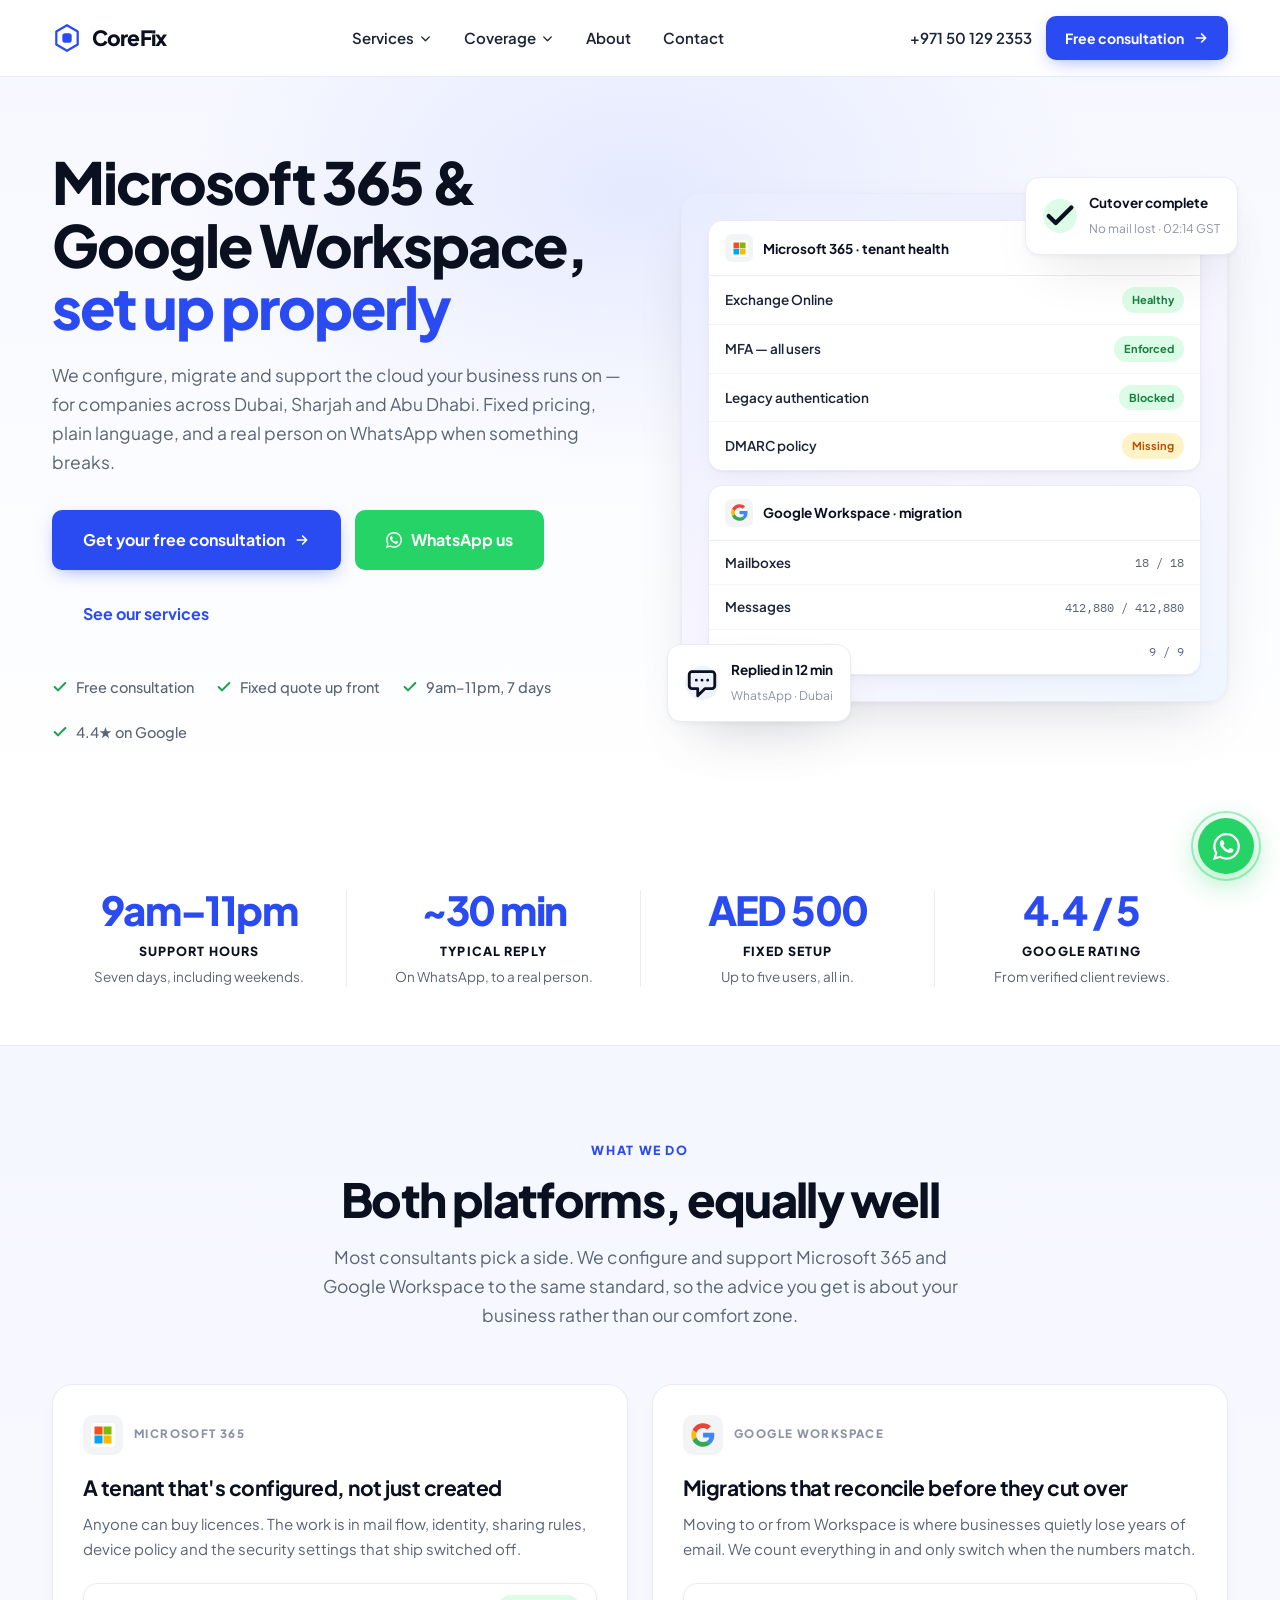
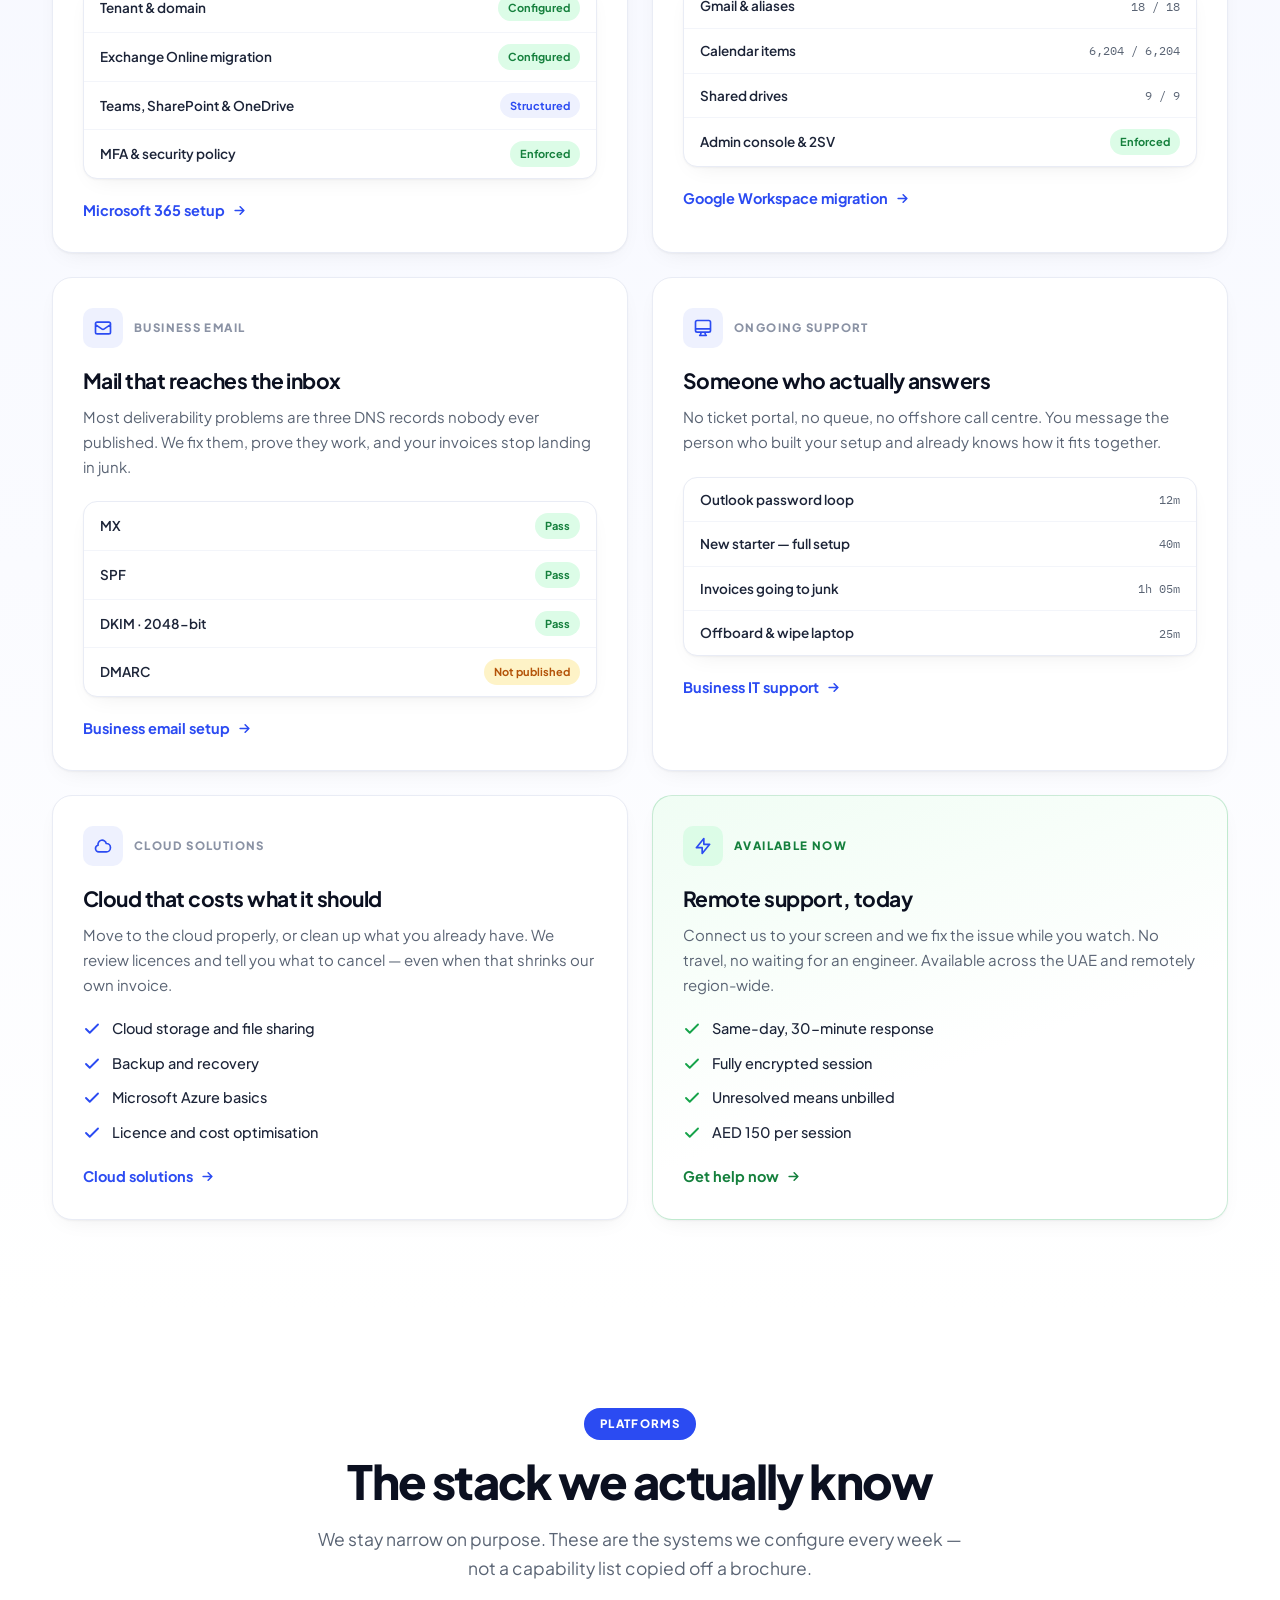
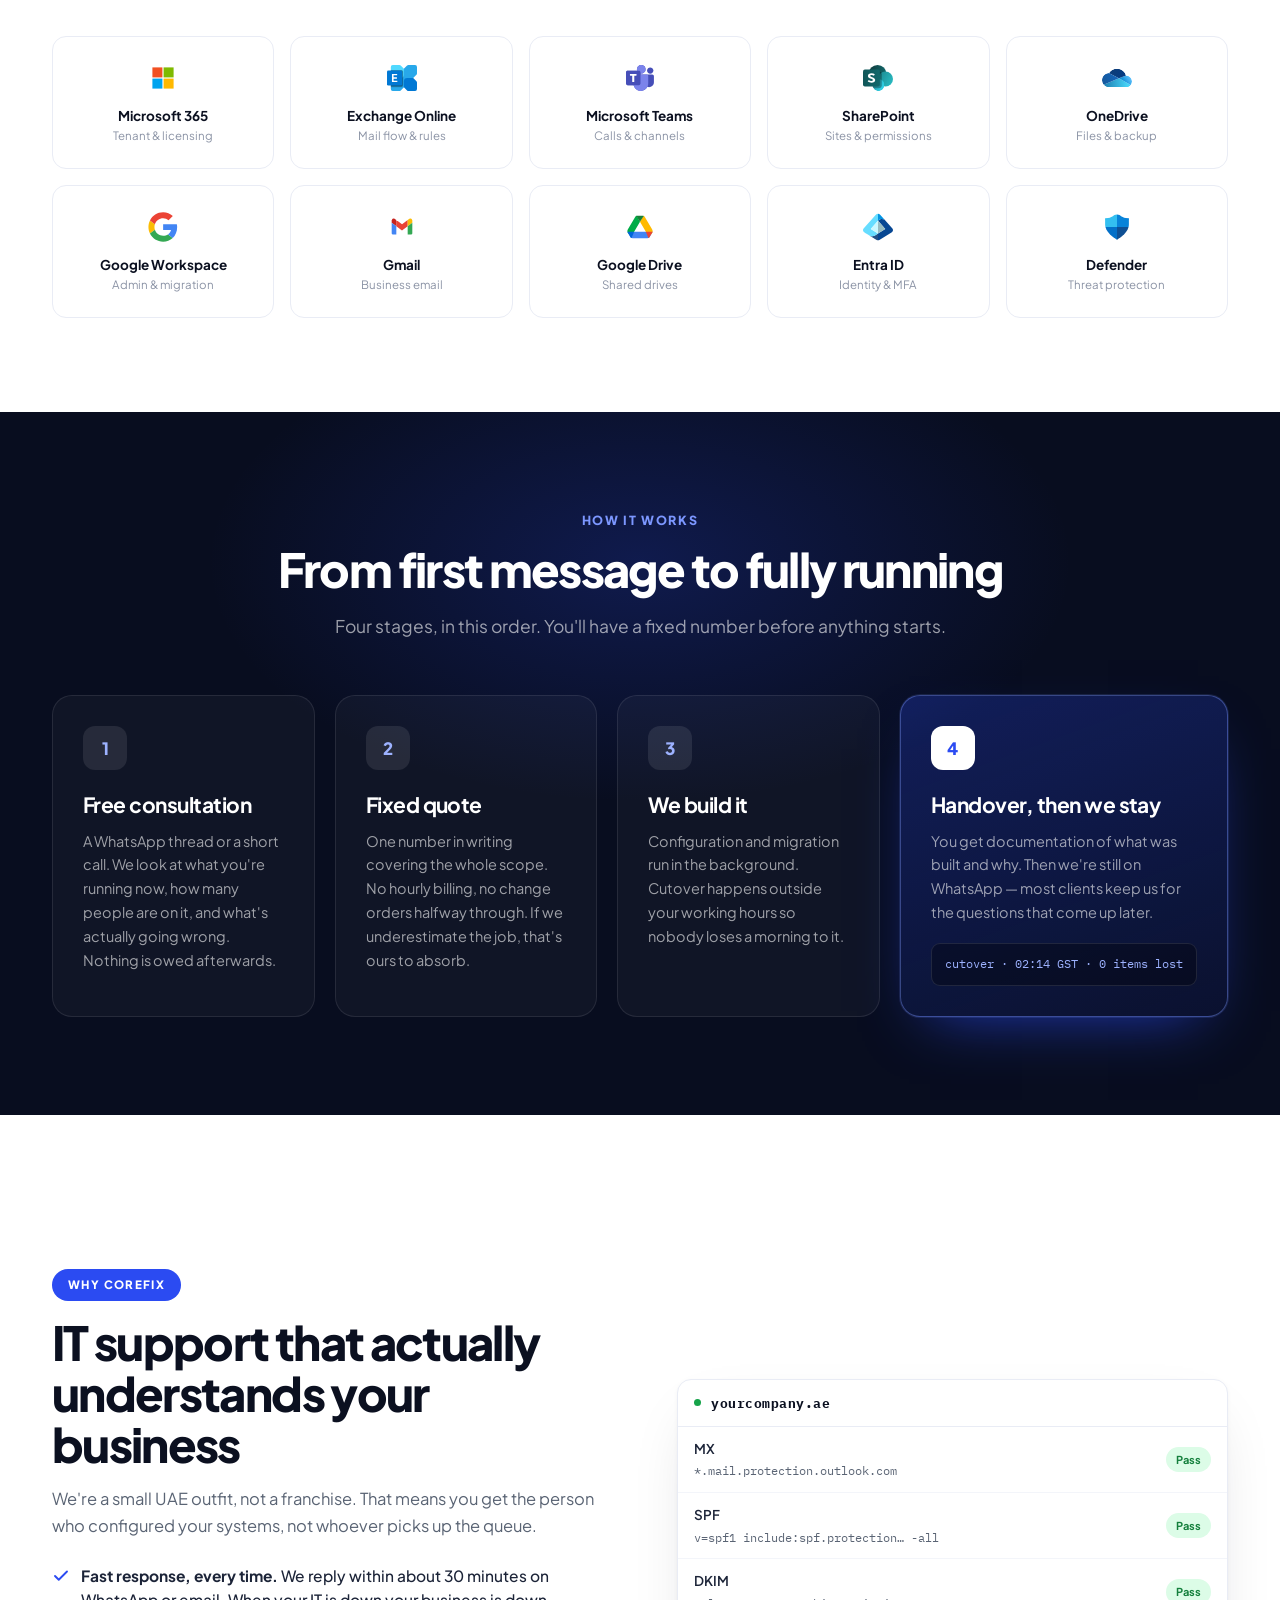
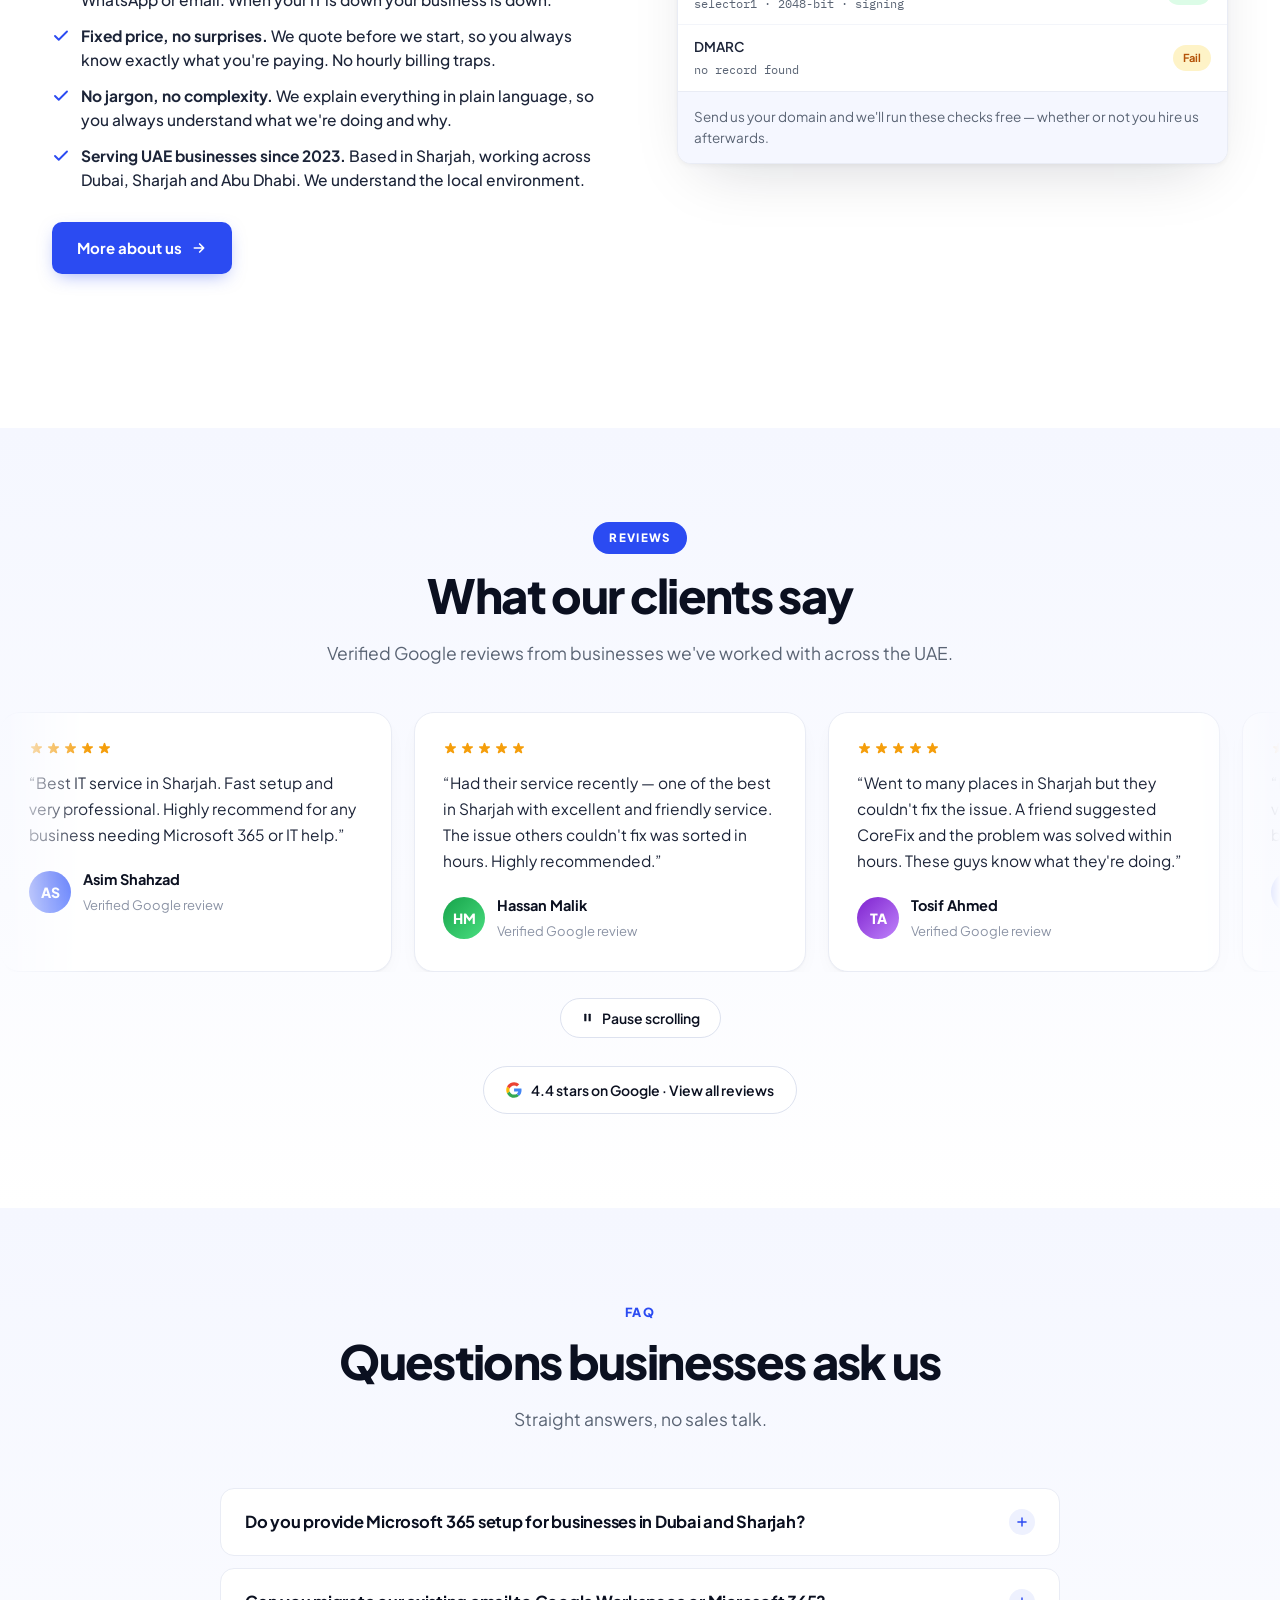
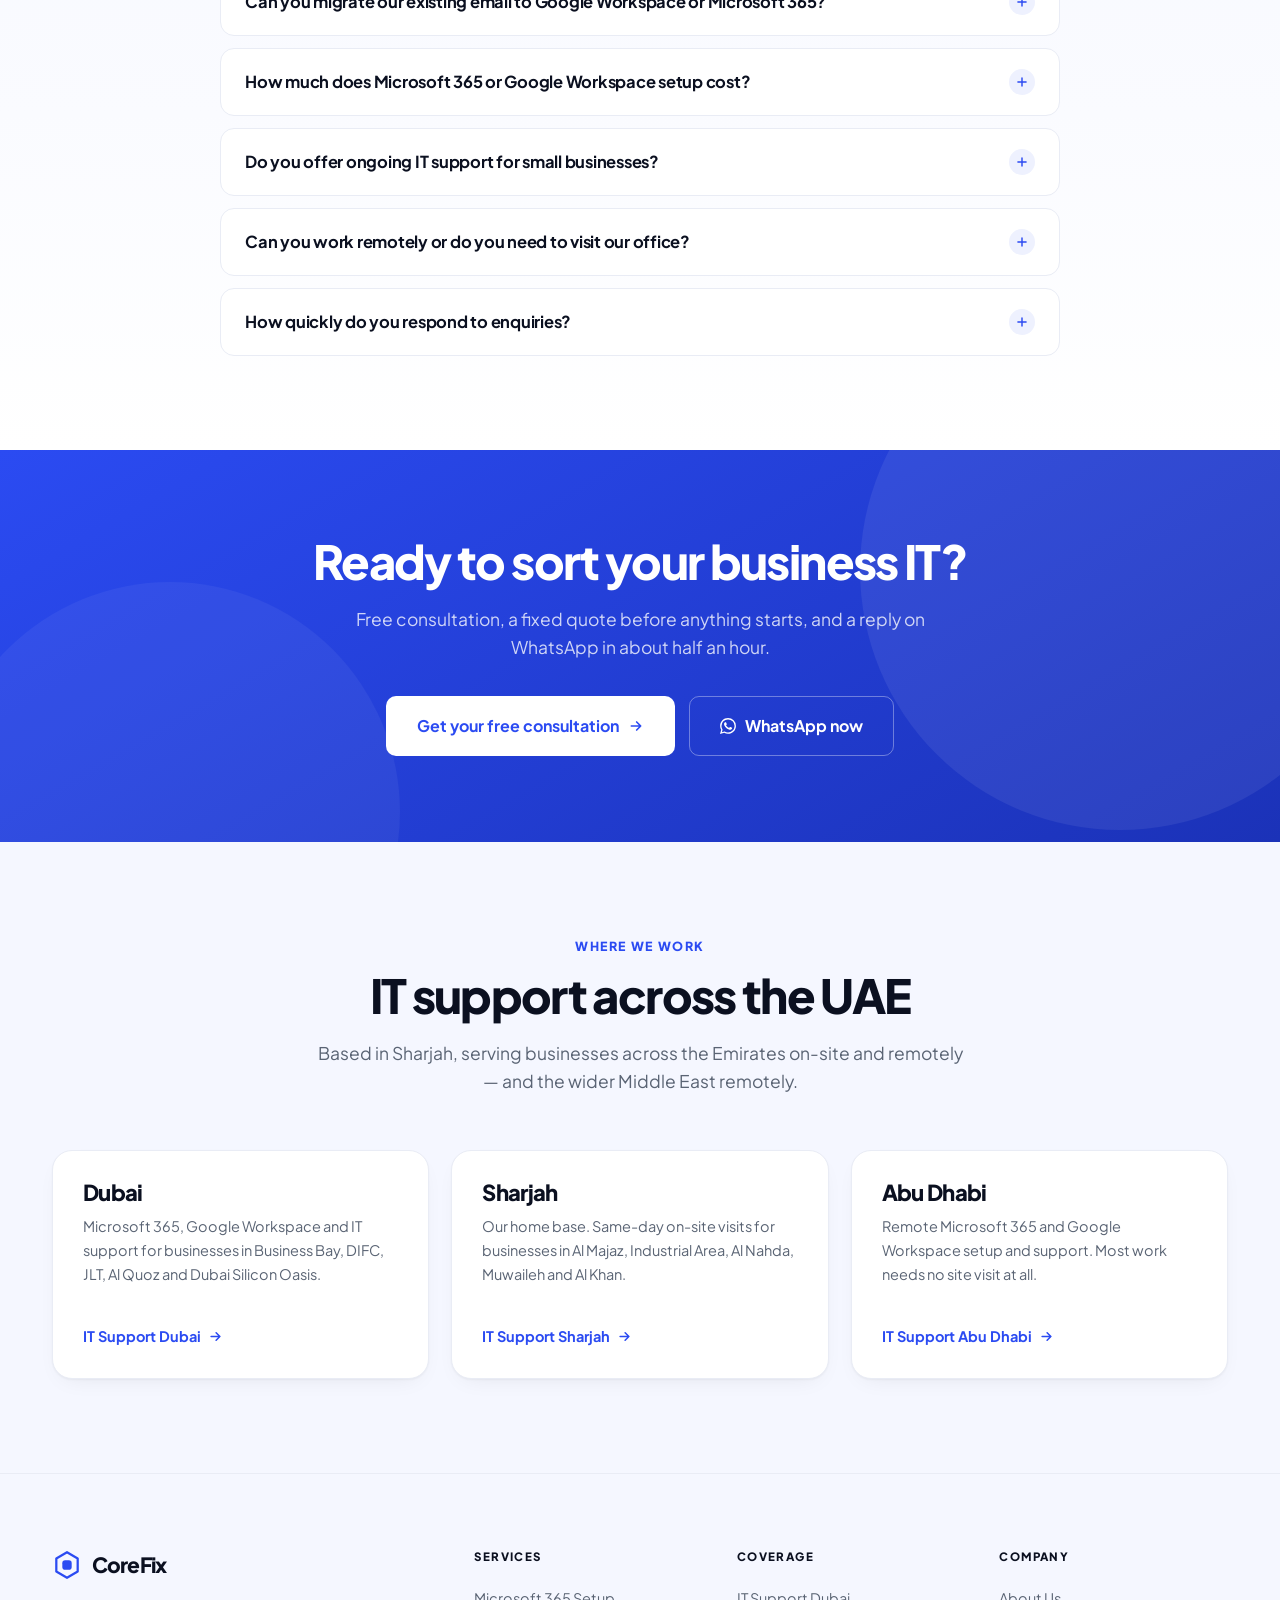
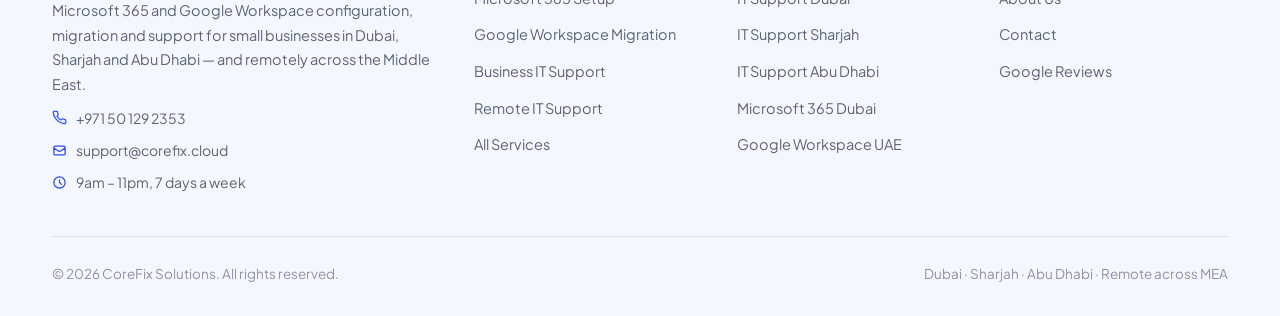
<file: index.html>
<!DOCTYPE html>
<html lang="en">
<head>
<meta charset="UTF-8">
<meta name="viewport" content="width=device-width,initial-scale=1">
<meta name="author" content="CoreFix Solutions">
<meta name="robots" content="index, follow, max-snippet:-1, max-image-preview:large, max-video-preview:-1">
<meta name="geo.region" content="AE">
<meta name="geo.placename" content="Dubai, Sharjah, Abu Dhabi, United Arab Emirates">
<meta name="theme-color" content="#2B4BF2">
<link rel="preconnect" href="https://fonts.googleapis.com">
<link rel="preconnect" href="https://fonts.gstatic.com" crossorigin>
<link href="https://fonts.googleapis.com/css2?family=Plus+Jakarta+Sans:wght@400;500;600;700;800&family=IBM+Plex+Mono:wght@400;500&display=swap" rel="stylesheet">
<link rel="stylesheet" href="style.css">
<link rel="apple-touch-icon" sizes="180x180" href="apple-touch-icon.png">
<link rel="icon" type="image/png" sizes="32x32" href="favicon-32x32.png">
<link rel="icon" type="image/png" sizes="16x16" href="favicon-16x16.png">
<link rel="manifest" href="site.webmanifest">
<script async src="https://www.googletagmanager.com/gtag/js?id=G-E2PS5NH8T0"></script>
<script>window.dataLayer=window.dataLayer||[];function gtag(){dataLayer.push(arguments);}gtag('js',new Date());gtag('config','G-E2PS5NH8T0');</script>
<title>IT Consultancy Dubai &amp; UAE | Microsoft 365 &amp; Google Workspace</title>
<meta name="description" content="Microsoft 365 setup, Google Workspace migration &amp; IT support for businesses in Dubai, Sharjah &amp; Abu Dhabi. Free consultation. Fixed pricing. 30-min response.">
<meta name="keywords" content="IT consultancy Dubai, Microsoft 365 setup UAE, Google Workspace migration Dubai, IT support Sharjah, business IT services UAE">
<link rel="canonical" href="https://corefix.cloud/">
<meta property="og:type" content="website">
<meta property="og:site_name" content="CoreFix Solutions">
<meta property="og:title" content="IT Consultancy for Businesses in UAE | CoreFix Solutions">
<meta property="og:description" content="Microsoft 365 setup, Google Workspace migration &amp; IT support for businesses in Dubai, Sharjah &amp; Abu Dhabi. Free consultation. Fixed pricing. 30-min response.">
<meta property="og:url" content="https://corefix.cloud/">
<meta property="og:image" content="https://corefix.cloud/og-image.jpg">
<meta property="og:image:width" content="1200">
<meta property="og:image:height" content="630">
<meta property="og:locale" content="en_AE">
<meta name="twitter:card" content="summary_large_image">
<meta name="twitter:title" content="IT Consultancy for Businesses in UAE | CoreFix Solutions">
<meta name="twitter:description" content="Microsoft 365 setup, Google Workspace migration &amp; IT support for businesses in Dubai, Sharjah &amp; Abu Dhabi. Free consultation. Fixed pricing. 30-min response.">
<meta name="twitter:image" content="https://corefix.cloud/og-image.jpg">
<script type="application/ld+json">
{"@context":"https://schema.org","@type":"ProfessionalService","@id":"https://corefix.cloud/#business","name":"CoreFix Solutions","description":"IT consultancy specialising in Microsoft 365 setup, Google Workspace migration, business email configuration and IT support for small and medium businesses in Dubai, Sharjah and Abu Dhabi.","url":"https://corefix.cloud/","telephone":"+971501292353","email":"support@corefix.cloud","image":"https://corefix.cloud/og-image.jpg","logo":"https://corefix.cloud/android-chrome-512x512.png","priceRange":"$$","currenciesAccepted":"AED","paymentAccepted":"Cash, Bank Transfer","openingHoursSpecification":[{"@type":"OpeningHoursSpecification","dayOfWeek":["Monday","Tuesday","Wednesday","Thursday","Friday","Saturday","Sunday"],"opens":"09:00","closes":"23:00"}],"address":{"@type":"PostalAddress","addressLocality":"Sharjah","addressCountry":"AE"},"areaServed":[{"@type":"City","name":"Dubai"},{"@type":"City","name":"Sharjah"},{"@type":"City","name":"Abu Dhabi"},{"@type":"Country","name":"United Arab Emirates"}],"sameAs":["https://wa.me/971501292353"],"hasOfferCatalog":{"@type":"OfferCatalog","name":"IT Consultancy Services","itemListElement":[{"@type":"Offer","itemOffered":{"@type":"Service","name":"Microsoft 365 Setup and Management","description":"Complete Microsoft 365 tenant setup, user management, Teams, SharePoint and security configuration for UAE businesses."}},{"@type":"Offer","itemOffered":{"@type":"Service","name":"Google Workspace Migration","description":"Seamless migration from any platform to Google Workspace with full setup and training."}},{"@type":"Offer","itemOffered":{"@type":"Service","name":"Business Email Configuration","description":"Professional business email setup and configuration for companies across the UAE."}},{"@type":"Offer","itemOffered":{"@type":"Service","name":"IT Support for Small Business","description":"Ongoing IT support and management for small and medium businesses in Dubai, Sharjah and Abu Dhabi."}}]}}
</script>
<script type="application/ld+json">{"@context":"https://schema.org","@type":"FAQPage","mainEntity":[{"@type":"Question","name":"Do you provide Microsoft 365 setup for businesses in Dubai and Sharjah?","acceptedAnswer":{"@type":"Answer","text":"Yes. We set up Microsoft 365 for businesses across Dubai, Sharjah and Abu Dhabi. This includes creating your tenant, setting up user accounts, configuring Teams, SharePoint, OneDrive and Exchange Online. We also handle email migration from your current provider."}},{"@type":"Question","name":"Can you migrate our existing email to Google Workspace or Microsoft 365?","acceptedAnswer":{"@type":"Answer","text":"Yes. We handle complete email migrations from any platform &mdash; cPanel hosting, Outlook, Gmail, or any other provider &mdash; to either Microsoft 365 or Google Workspace. We migrate all your emails, contacts and calendar data with zero downtime for your team."}},{"@type":"Question","name":"How much does Microsoft 365 or Google Workspace setup cost?","acceptedAnswer":{"@type":"Answer","text":"Our services start from AED 500 for setup (up to 5 users) and AED 1,200 for up to 25 users. We offer a free consultation to assess your requirements first, then provide a fixed quote before any work begins. No surprises, no hourly billing traps."}},{"@type":"Question","name":"Do you offer ongoing IT support for small businesses?","acceptedAnswer":{"@type":"Answer","text":"Yes. We offer ongoing IT support packages for small and medium businesses. This covers Microsoft 365 or Google Workspace management, helpdesk support for your team, user onboarding and offboarding, and general IT queries. Available remotely across the UAE."}},{"@type":"Question","name":"Can you work remotely or do you need to visit our office?","acceptedAnswer":{"@type":"Answer","text":"Most of our work is done remotely &mdash; Microsoft 365 setup, Google Workspace migration, email configuration and IT support can all be handled without visiting your office. For specific hardware or network setup tasks we can visit your location in Dubai, Sharjah or Abu Dhabi."}},{"@type":"Question","name":"How quickly do you respond to enquiries?","acceptedAnswer":{"@type":"Answer","text":"We target a 30-minute response on WhatsApp and email, 7 days a week. For urgent IT issues we aim to start working on your problem the same day. You'll always be speaking directly with our technical team &mdash; no call centres, no ticket queues."}}]}</script>
<script type="application/ld+json">{"@context":"https://schema.org","@type":"WebSite","url":"https://corefix.cloud/","name":"CoreFix Solutions","publisher":{"@id":"https://corefix.cloud/#business"}}</script>
</head>
<body>
<a href="https://wa.me/971501292353?text=Hi%2C%20I%20need%20IT%20support%20for%20my%20business" target="_blank" rel="noopener noreferrer" class="wa" aria-label="Chat with us on WhatsApp"><span class="wa-r"></span><svg viewBox="0 0 24 24" fill="currentColor" aria-hidden="true"><path d="M17.5 14.4c-.3-.2-1.8-.9-2-1-.3-.1-.5-.1-.7.1-.2.3-.8 1-.9 1.2-.2.2-.4.2-.6.1-.3-.2-1.3-.5-2.4-1.5-.9-.8-1.5-1.8-1.7-2.1-.2-.3 0-.5.1-.6l.5-.5.3-.5c.1-.2 0-.4 0-.5-.1-.1-.7-1.6-.9-2.2-.2-.6-.5-.5-.7-.5h-.6c-.2 0-.5.1-.8.4-.3.3-1 1-1 2.5s1.1 2.9 1.2 3.1c.2.2 2.1 3.2 5.1 4.5.7.3 1.3.5 1.7.6.7.2 1.4.2 1.9.1.6-.1 1.8-.7 2-1.4.2-.7.2-1.3.2-1.4-.1-.1-.3-.2-.6-.4M12 21.8a9.9 9.9 0 0 1-5-1.4l-.4-.2-3.7 1 1-3.6-.2-.4A9.9 9.9 0 0 1 2.2 12 9.9 9.9 0 0 1 12 2.1a9.8 9.8 0 0 1 7 2.9 9.8 9.8 0 0 1 2.9 7A9.9 9.9 0 0 1 12 21.8m8.4-18.3A11.8 11.8 0 0 0 12 0C5.5 0 .2 5.3.2 11.9c0 2.1.5 4.1 1.6 5.9L0 24l6.3-1.7a11.9 11.9 0 0 0 5.7 1.5c6.6 0 11.9-5.3 11.9-11.9a11.8 11.8 0 0 0-3.5-8.4"/></svg></a>
<a href="#main" class="skip">Skip to content</a>
<nav class="nav"><div class="wrap nav-in">
  <a href="index.html" class="logo" aria-label="CoreFix Solutions home"><svg viewBox="0 0 32 32" fill="none" aria-hidden="true"><path d="M16 2.4 27.4 9v14L16 29.6 4.6 23V9L16 2.4Z" stroke="#2B4BF2" stroke-width="2.4" stroke-linejoin="round"/><rect x="11" y="11" width="10" height="10" rx="3" fill="#2B4BF2"/></svg>CoreFix</a>
  <ul class="nav-l">
    <li class="dd"><a href="services.html" class="ddt">Services <span class="dd-a"><svg fill="none" stroke="currentColor" stroke-width="2.5" stroke-linecap="round" stroke-linejoin="round" viewBox="0 0 24 24" aria-hidden="true"><path d="M19 9l-7 7-7-7"/></svg></span></a>
      <div class="dd-m">
        <a href="microsoft-365.html"><span class="dd-ic ico-w"><img src="logos/microsoft-365.svg" alt="Microsoft 365" class="blogo" width="48" height="48" loading="lazy" decoding="async"></span><span><span class="dd-t">Microsoft 365</span><span class="dd-s">Tenant setup &amp; migration</span></span></a>
        <a href="google-workspace.html"><span class="dd-ic ico-w"><img src="logos/google-workspace.svg" alt="Google Workspace" class="blogo" width="48" height="48" loading="lazy" decoding="async"></span><span><span class="dd-t">Google Workspace</span><span class="dd-s">Migration &amp; admin setup</span></span></a>
        <a href="it-support.html"><span class="dd-ic"><svg fill="none" stroke="currentColor" stroke-width="2" stroke-linecap="round" stroke-linejoin="round" viewBox="0 0 24 24" aria-hidden="true"><path d="M9.8 17 9 20l-1 1h8l-1-1-.8-3M3 13h18M5 17h14a2 2 0 0 0 2-2V5a2 2 0 0 0-2-2H5a2 2 0 0 0-2 2v10a2 2 0 0 0 2 2Z"/></svg></span><span><span class="dd-t">IT Support</span><span class="dd-s">Ongoing &amp; project work</span></span></a>
        <div class="dd-sep"></div>
        <a href="remote-support.html"><span class="dd-ic" style="background:var(--green-b)"><svg fill="none" stroke="currentColor" stroke-width="2" stroke-linecap="round" stroke-linejoin="round" viewBox="0 0 24 24" aria-hidden="true"><path d="M13 10V3L4 14h7v7l9-11h-7Z"/></svg></span><span><span class="dd-t" style="color:var(--green-t)">Remote Support</span><span class="dd-s">Available now · UAE-wide</span></span></a>
      </div>
    </li>
    <li class="dd"><a href="it-support-dubai.html" class="ddt">Coverage <span class="dd-a"><svg fill="none" stroke="currentColor" stroke-width="2.5" stroke-linecap="round" stroke-linejoin="round" viewBox="0 0 24 24" aria-hidden="true"><path d="M19 9l-7 7-7-7"/></svg></span></a>
      <div class="dd-m">
        <a href="it-support-dubai.html"><span class="dd-ic"><svg fill="none" stroke="currentColor" stroke-width="2" stroke-linecap="round" stroke-linejoin="round" viewBox="0 0 24 24" aria-hidden="true"><path d="M20 10c0 6-8 12-8 12s-8-6-8-12a8 8 0 0 1 16 0Z"/><circle cx="12" cy="10" r="3"/></svg></span><span><span class="dd-t">Dubai</span><span class="dd-s">On-site &amp; remote</span></span></a>
        <a href="it-support-sharjah.html"><span class="dd-ic"><svg fill="none" stroke="currentColor" stroke-width="2" stroke-linecap="round" stroke-linejoin="round" viewBox="0 0 24 24" aria-hidden="true"><path d="M20 10c0 6-8 12-8 12s-8-6-8-12a8 8 0 0 1 16 0Z"/><circle cx="12" cy="10" r="3"/></svg></span><span><span class="dd-t">Sharjah</span><span class="dd-s">Our base · same-day on-site</span></span></a>
        <a href="it-support-abu-dhabi.html"><span class="dd-ic"><svg fill="none" stroke="currentColor" stroke-width="2" stroke-linecap="round" stroke-linejoin="round" viewBox="0 0 24 24" aria-hidden="true"><path d="M20 10c0 6-8 12-8 12s-8-6-8-12a8 8 0 0 1 16 0Z"/><circle cx="12" cy="10" r="3"/></svg></span><span><span class="dd-t">Abu Dhabi</span><span class="dd-s">Remote delivery</span></span></a>
        <div class="dd-sep"></div>
        <a href="microsoft-365-dubai.html"><span class="dd-ic ico-w"><img src="logos/microsoft-365.svg" alt="Microsoft 365" class="blogo" width="48" height="48" loading="lazy" decoding="async"></span><span><span class="dd-t">Microsoft 365 Dubai</span><span class="dd-s">Business Bay, DIFC, JLT</span></span></a>
        <a href="google-workspace-uae.html"><span class="dd-ic ico-w"><img src="logos/google-workspace.svg" alt="Google Workspace" class="blogo" width="48" height="48" loading="lazy" decoding="async"></span><span><span class="dd-t">Google Workspace UAE</span><span class="dd-s">Across all emirates</span></span></a>
      </div>
    </li>
    <li><a href="about.html" class="">About</a></li>
    <li><a href="contact.html" class="">Contact</a></li>
  </ul>
  <div class="nav-r">
    <a href="tel:+971501292353" class="nav-tel">+971 50 129 2353</a>
    <a href="contact.html" class="btn b-blue b-sm">Free consultation <span class="arw"><svg fill="none" stroke="currentColor" stroke-width="2.5" stroke-linecap="round" stroke-linejoin="round" viewBox="0 0 24 24" aria-hidden="true"><path d="M5 12h14M13 6l6 6-6 6"/></svg></span></a>
    <button class="ham" id="ham" aria-label="Open menu" aria-expanded="false"><svg fill="none" stroke="currentColor" stroke-width="2" stroke-linecap="round" stroke-linejoin="round" viewBox="0 0 24 24" aria-hidden="true"><path d="M19 9l-7 7-7-7"/></svg></button>
  </div>
</div></nav>

<div class="mnav" id="mnav">
  <div class="mnav-top">
    <a href="index.html" class="logo"><svg viewBox="0 0 32 32" fill="none" aria-hidden="true"><path d="M16 2.4 27.4 9v14L16 29.6 4.6 23V9L16 2.4Z" stroke="#2B4BF2" stroke-width="2.4" stroke-linejoin="round"/><rect x="11" y="11" width="10" height="10" rx="3" fill="#2B4BF2"/></svg>CoreFix</a>
    <button class="ham" id="hamx" aria-label="Close menu"><svg fill="none" stroke="currentColor" stroke-width="2.5" stroke-linecap="round" stroke-linejoin="round" viewBox="0 0 24 24" aria-hidden="true"><path d="M12 5v14M5 12h14"/></svg></button>
  </div>
  <p class="mnav-h">Services</p>
  <a href="microsoft-365.html" class="mi"><span class="dd-ic ico-w"><img src="logos/microsoft-365.svg" alt="Microsoft 365" class="blogo" width="48" height="48" loading="lazy" decoding="async"></span>Microsoft 365 Setup</a>
  <a href="google-workspace.html" class="mi"><span class="dd-ic ico-w"><img src="logos/google-workspace.svg" alt="Google Workspace" class="blogo" width="48" height="48" loading="lazy" decoding="async"></span>Google Workspace</a>
  <a href="it-support.html" class="mi"><span class="dd-ic"><svg fill="none" stroke="currentColor" stroke-width="2" stroke-linecap="round" stroke-linejoin="round" viewBox="0 0 24 24" aria-hidden="true"><path d="M9.8 17 9 20l-1 1h8l-1-1-.8-3M3 13h18M5 17h14a2 2 0 0 0 2-2V5a2 2 0 0 0-2-2H5a2 2 0 0 0-2 2v10a2 2 0 0 0 2 2Z"/></svg></span>IT Support</a>
  <a href="remote-support.html" class="mi"><span class="dd-ic" style="background:var(--green-b)"><svg fill="none" stroke="currentColor" stroke-width="2" stroke-linecap="round" stroke-linejoin="round" viewBox="0 0 24 24" aria-hidden="true"><path d="M13 10V3L4 14h7v7l9-11h-7Z"/></svg></span>Remote Support</a>
  <p class="mnav-h">Coverage</p>
  <a href="it-support-dubai.html" class="mi"><span class="dd-ic"><svg fill="none" stroke="currentColor" stroke-width="2" stroke-linecap="round" stroke-linejoin="round" viewBox="0 0 24 24" aria-hidden="true"><path d="M20 10c0 6-8 12-8 12s-8-6-8-12a8 8 0 0 1 16 0Z"/><circle cx="12" cy="10" r="3"/></svg></span>Dubai</a>
  <a href="it-support-sharjah.html" class="mi"><span class="dd-ic"><svg fill="none" stroke="currentColor" stroke-width="2" stroke-linecap="round" stroke-linejoin="round" viewBox="0 0 24 24" aria-hidden="true"><path d="M20 10c0 6-8 12-8 12s-8-6-8-12a8 8 0 0 1 16 0Z"/><circle cx="12" cy="10" r="3"/></svg></span>Sharjah</a>
  <a href="it-support-abu-dhabi.html" class="mi"><span class="dd-ic"><svg fill="none" stroke="currentColor" stroke-width="2" stroke-linecap="round" stroke-linejoin="round" viewBox="0 0 24 24" aria-hidden="true"><path d="M20 10c0 6-8 12-8 12s-8-6-8-12a8 8 0 0 1 16 0Z"/><circle cx="12" cy="10" r="3"/></svg></span>Abu Dhabi</a>
  <a href="services.html" class="ml">All Services</a>
  <a href="about.html" class="ml">About</a>
  <a href="contact.html" class="ml">Contact</a>
  <div class="mnav-cta">
    <a href="contact.html" class="btn b-blue b-lg b-full">Free consultation</a>
    <a href="https://wa.me/971501292353?text=Hi%2C%20I%20need%20IT%20support%20for%20my%20business" target="_blank" rel="noopener" class="btn b-wa b-lg b-full">WhatsApp us</a>
  </div>
</div>
<main id="main">
<header class="hero"><div class="wrap hero-g">
  <div>
    <h1 class="h1">Microsoft 365 &amp; Google Workspace, <span class="blue">set up properly</span></h1>
    <p class="lead">We configure, migrate and support the cloud your business runs on &mdash; for companies across Dubai, Sharjah and Abu Dhabi. Fixed pricing, plain language, and a real person on WhatsApp when something breaks.</p>
    <div class="hero-cta">
      <a href="contact.html" class="btn b-blue b-lg">Get your free consultation <span class="arw"><svg fill="none" stroke="currentColor" stroke-width="2.5" stroke-linecap="round" stroke-linejoin="round" viewBox="0 0 24 24" aria-hidden="true"><path d="M5 12h14M13 6l6 6-6 6"/></svg></span></a>
      <a href="https://wa.me/971501292353?text=Hi%2C%20I%20need%20IT%20support%20for%20my%20business" target="_blank" rel="noopener" class="btn b-wa b-lg"><svg viewBox="0 0 24 24" fill="currentColor" aria-hidden="true"><path d="M17.5 14.4c-.3-.2-1.8-.9-2-1-.3-.1-.5-.1-.7.1-.2.3-.8 1-.9 1.2-.2.2-.4.2-.6.1-.3-.2-1.3-.5-2.4-1.5-.9-.8-1.5-1.8-1.7-2.1-.2-.3 0-.5.1-.6l.5-.5.3-.5c.1-.2 0-.4 0-.5-.1-.1-.7-1.6-.9-2.2-.2-.6-.5-.5-.7-.5h-.6c-.2 0-.5.1-.8.4-.3.3-1 1-1 2.5s1.1 2.9 1.2 3.1c.2.2 2.1 3.2 5.1 4.5.7.3 1.3.5 1.7.6.7.2 1.4.2 1.9.1.6-.1 1.8-.7 2-1.4.2-.7.2-1.3.2-1.4-.1-.1-.3-.2-.6-.4M12 21.8a9.9 9.9 0 0 1-5-1.4l-.4-.2-3.7 1 1-3.6-.2-.4A9.9 9.9 0 0 1 2.2 12 9.9 9.9 0 0 1 12 2.1a9.8 9.8 0 0 1 7 2.9 9.8 9.8 0 0 1 2.9 7A9.9 9.9 0 0 1 12 21.8m8.4-18.3A11.8 11.8 0 0 0 12 0C5.5 0 .2 5.3.2 11.9c0 2.1.5 4.1 1.6 5.9L0 24l6.3-1.7a11.9 11.9 0 0 0 5.7 1.5c6.6 0 11.9-5.3 11.9-11.9a11.8 11.8 0 0 0-3.5-8.4"/></svg> WhatsApp us</a>
      <a href="services.html" class="btn b-ghost b-lg">See our services</a>
    </div>
    <div class="ticks">
      <span class="tick"><svg fill="none" stroke="currentColor" stroke-width="3" stroke-linecap="round" stroke-linejoin="round" viewBox="0 0 24 24" aria-hidden="true"><path d="M20 6 9 17l-5-5"/></svg>Free consultation</span>
      <span class="tick"><svg fill="none" stroke="currentColor" stroke-width="3" stroke-linecap="round" stroke-linejoin="round" viewBox="0 0 24 24" aria-hidden="true"><path d="M20 6 9 17l-5-5"/></svg>Fixed quote up front</span>
      <span class="tick"><svg fill="none" stroke="currentColor" stroke-width="3" stroke-linecap="round" stroke-linejoin="round" viewBox="0 0 24 24" aria-hidden="true"><path d="M20 6 9 17l-5-5"/></svg>9am&ndash;11pm, 7 days</span>
      <span class="tick"><svg fill="none" stroke="currentColor" stroke-width="3" stroke-linecap="round" stroke-linejoin="round" viewBox="0 0 24 24" aria-hidden="true"><path d="M20 6 9 17l-5-5"/></svg>4.4&#9733; on Google</span>
    </div>
  </div>

  <div class="hv">
    <div class="hv-main">
      <div class="panel">
        <div class="panel-h"><span class="brandchip"><img src="logos/microsoft-365.svg" alt="Microsoft 365" class="blogo" width="48" height="48" loading="lazy" decoding="async"></span><b>Microsoft 365 &middot; tenant health</b></div>
        <div class="p-row"><span class="lbl">Exchange Online</span><span class="pill pk-g">Healthy</span></div>
        <div class="p-row"><span class="lbl">MFA &mdash; all users</span><span class="pill pk-g">Enforced</span></div>
        <div class="p-row"><span class="lbl">Legacy authentication</span><span class="pill pk-g">Blocked</span></div>
        <div class="p-row"><span class="lbl">DMARC policy</span><span class="pill pk-a">Missing</span></div>
      </div>
      <div class="panel">
        <div class="panel-h"><span class="brandchip"><img src="logos/google-workspace.svg" alt="Google Workspace" class="blogo" width="48" height="48" loading="lazy" decoding="async"></span><b>Google Workspace &middot; migration</b></div>
        <div class="p-row"><span class="lbl">Mailboxes</span><span class="mono">18 / 18</span></div>
        <div class="p-row"><span class="lbl">Messages</span><span class="mono">412,880 / 412,880</span></div>
        <div class="p-row"><span class="lbl">Shared drives</span><span class="mono">9 / 9</span></div>
      </div>
    </div>
    <div class="float float-tr">
      <span class="ring" style="background:var(--green-b)"><svg fill="none" stroke="currentColor" stroke-width="3" stroke-linecap="round" stroke-linejoin="round" viewBox="0 0 24 24" aria-hidden="true"><path d="M20 6 9 17l-5-5"/></svg></span>
      <span><b>Cutover complete</b><small>No mail lost &middot; 02:14 GST</small></span>
    </div>
    <div class="float float-bl">
      <span class="ring" style="background:var(--blue-lt)"><svg fill="none" stroke="currentColor" stroke-width="2" stroke-linecap="round" stroke-linejoin="round" viewBox="0 0 24 24" aria-hidden="true"><path d="M8 10h.01M12 10h.01M16 10h.01M9 16H5a2 2 0 0 1-2-2V6a2 2 0 0 1 2-2h14a2 2 0 0 1 2 2v8a2 2 0 0 1-2 2h-5l-5 5v-5Z"/></svg></span>
      <span><b>Replied in 12 min</b><small>WhatsApp &middot; Dubai</small></span>
    </div>
  </div>
</div></header>

<section class="stats"><div class="wrap stats-g">
  <div class="stat"><div class="stat-n">9am&ndash;11pm</div><div class="stat-k">Support hours</div><div class="stat-d">Seven days, including weekends.</div></div>
  <div class="stat"><div class="stat-n">~30 min</div><div class="stat-k">Typical reply</div><div class="stat-d">On WhatsApp, to a real person.</div></div>
  <div class="stat"><div class="stat-n">AED 500</div><div class="stat-k">Fixed setup</div><div class="stat-d">Up to five users, all in.</div></div>
  <div class="stat"><div class="stat-n">4.4 / 5</div><div class="stat-k">Google rating</div><div class="stat-d">From verified client reviews.</div></div>
</div></section>

<section class="sec sec-lav" id="services"><div class="wrap">
  <div class="sec-hd rv" style="text-align:center">
    <span class="eb">What we do</span>
    <h2 class="h2">Both platforms, equally well</h2>
    <p class="lead lead-c">Most consultants pick a side. We configure and support Microsoft 365 and Google Workspace to the same standard, so the advice you get is about your business rather than our comfort zone.</p>
  </div>
  <div class="fg">
    <article class="fc rv">
      <div class="fc-top"><span class="ico ico-w"><img src="logos/microsoft-365.svg" alt="Microsoft 365" class="blogo" width="48" height="48" loading="lazy" decoding="async"></span><span class="fc-eb">Microsoft 365</span></div>
      <h3 class="h3">A tenant that's configured, not just created</h3>
      <p>Anyone can buy licences. The work is in mail flow, identity, sharing rules, device policy and the security settings that ship switched off.</p>
      <div class="panel">
        <div class="p-row"><span class="lbl">Tenant &amp; domain</span><span class="pill pk-g">Configured</span></div>
        <div class="p-row"><span class="lbl">Exchange Online migration</span><span class="pill pk-g">Configured</span></div>
        <div class="p-row"><span class="lbl">Teams, SharePoint &amp; OneDrive</span><span class="pill pk-b">Structured</span></div>
        <div class="p-row"><span class="lbl">MFA &amp; security policy</span><span class="pill pk-g">Enforced</span></div>
      </div>
      <a href="microsoft-365.html" class="fc-link">Microsoft 365 setup <span class="arw"><svg fill="none" stroke="currentColor" stroke-width="2.5" stroke-linecap="round" stroke-linejoin="round" viewBox="0 0 24 24" aria-hidden="true"><path d="M5 12h14M13 6l6 6-6 6"/></svg></span></a>
    </article>

    <article class="fc rv rv-1">
      <div class="fc-top"><span class="ico ico-w"><img src="logos/google-workspace.svg" alt="Google Workspace" class="blogo" width="48" height="48" loading="lazy" decoding="async"></span><span class="fc-eb">Google Workspace</span></div>
      <h3 class="h3">Migrations that reconcile before they cut over</h3>
      <p>Moving to or from Workspace is where businesses quietly lose years of email. We count everything in and only switch when the numbers match.</p>
      <div class="panel">
        <div class="p-row"><span class="lbl">Gmail &amp; aliases</span><span class="mono">18 / 18</span></div>
        <div class="p-row"><span class="lbl">Calendar items</span><span class="mono">6,204 / 6,204</span></div>
        <div class="p-row"><span class="lbl">Shared drives</span><span class="mono">9 / 9</span></div>
        <div class="p-row"><span class="lbl">Admin console &amp; 2SV</span><span class="pill pk-g">Enforced</span></div>
      </div>
      <a href="google-workspace.html" class="fc-link">Google Workspace migration <span class="arw"><svg fill="none" stroke="currentColor" stroke-width="2.5" stroke-linecap="round" stroke-linejoin="round" viewBox="0 0 24 24" aria-hidden="true"><path d="M5 12h14M13 6l6 6-6 6"/></svg></span></a>
    </article>

    <article class="fc rv">
      <div class="fc-top"><span class="ico"><svg fill="none" stroke="currentColor" stroke-width="2" stroke-linecap="round" stroke-linejoin="round" viewBox="0 0 24 24" aria-hidden="true"><path d="M3 8l7.9 5.3a2 2 0 0 0 2.2 0L21 8M5 19h14a2 2 0 0 0 2-2V7a2 2 0 0 0-2-2H5a2 2 0 0 0-2 2v10a2 2 0 0 0 2 2Z"/></svg></span><span class="fc-eb">Business email</span></div>
      <h3 class="h3">Mail that reaches the inbox</h3>
      <p>Most deliverability problems are three DNS records nobody ever published. We fix them, prove they work, and your invoices stop landing in junk.</p>
      <div class="panel">
        <div class="p-row"><span class="lbl">MX</span><span class="pill pk-g">Pass</span></div>
        <div class="p-row"><span class="lbl">SPF</span><span class="pill pk-g">Pass</span></div>
        <div class="p-row"><span class="lbl">DKIM &middot; 2048-bit</span><span class="pill pk-g">Pass</span></div>
        <div class="p-row"><span class="lbl">DMARC</span><span class="pill pk-a">Not published</span></div>
      </div>
      <a href="services.html" class="fc-link">Business email setup <span class="arw"><svg fill="none" stroke="currentColor" stroke-width="2.5" stroke-linecap="round" stroke-linejoin="round" viewBox="0 0 24 24" aria-hidden="true"><path d="M5 12h14M13 6l6 6-6 6"/></svg></span></a>
    </article>

    <article class="fc rv rv-1">
      <div class="fc-top"><span class="ico"><svg fill="none" stroke="currentColor" stroke-width="2" stroke-linecap="round" stroke-linejoin="round" viewBox="0 0 24 24" aria-hidden="true"><path d="M9.8 17 9 20l-1 1h8l-1-1-.8-3M3 13h18M5 17h14a2 2 0 0 0 2-2V5a2 2 0 0 0-2-2H5a2 2 0 0 0-2 2v10a2 2 0 0 0 2 2Z"/></svg></span><span class="fc-eb">Ongoing support</span></div>
      <h3 class="h3">Someone who actually answers</h3>
      <p>No ticket portal, no queue, no offshore call centre. You message the person who built your setup and already knows how it fits together.</p>
      <div class="panel">
        <div class="p-row"><span class="lbl">Outlook password loop</span><span class="mono">12m</span></div>
        <div class="p-row"><span class="lbl">New starter &mdash; full setup</span><span class="mono">40m</span></div>
        <div class="p-row"><span class="lbl">Invoices going to junk</span><span class="mono">1h 05m</span></div>
        <div class="p-row"><span class="lbl">Offboard &amp; wipe laptop</span><span class="mono">25m</span></div>
      </div>
      <a href="it-support.html" class="fc-link">Business IT support <span class="arw"><svg fill="none" stroke="currentColor" stroke-width="2.5" stroke-linecap="round" stroke-linejoin="round" viewBox="0 0 24 24" aria-hidden="true"><path d="M5 12h14M13 6l6 6-6 6"/></svg></span></a>
    </article>

    <article class="fc rv">
      <div class="fc-top"><span class="ico"><svg fill="none" stroke="currentColor" stroke-width="2" stroke-linecap="round" stroke-linejoin="round" viewBox="0 0 24 24" aria-hidden="true"><path d="M3 15a4 4 0 0 0 4 4h9a5 5 0 1 0-.1-10 5 5 0 0 0-9.8 2.1A4 4 0 0 0 3 15Z"/></svg></span><span class="fc-eb">Cloud solutions</span></div>
      <h3 class="h3">Cloud that costs what it should</h3>
      <p>Move to the cloud properly, or clean up what you already have. We review licences and tell you what to cancel &mdash; even when that shrinks our own invoice.</p>
      <ul class="cl cl-sm" style="margin-top:20px">
        <li><svg fill="none" stroke="currentColor" stroke-width="2.5" stroke-linecap="round" stroke-linejoin="round" viewBox="0 0 24 24" aria-hidden="true"><path d="M20 6 9 17l-5-5"/></svg>Cloud storage and file sharing</li>
        <li><svg fill="none" stroke="currentColor" stroke-width="2.5" stroke-linecap="round" stroke-linejoin="round" viewBox="0 0 24 24" aria-hidden="true"><path d="M20 6 9 17l-5-5"/></svg>Backup and recovery</li>
        <li><svg fill="none" stroke="currentColor" stroke-width="2.5" stroke-linecap="round" stroke-linejoin="round" viewBox="0 0 24 24" aria-hidden="true"><path d="M20 6 9 17l-5-5"/></svg>Microsoft Azure basics</li>
        <li><svg fill="none" stroke="currentColor" stroke-width="2.5" stroke-linecap="round" stroke-linejoin="round" viewBox="0 0 24 24" aria-hidden="true"><path d="M20 6 9 17l-5-5"/></svg>Licence and cost optimisation</li>
      </ul>
      <a href="services.html" class="fc-link mt-auto" style="margin-top:22px">Cloud solutions <span class="arw"><svg fill="none" stroke="currentColor" stroke-width="2.5" stroke-linecap="round" stroke-linejoin="round" viewBox="0 0 24 24" aria-hidden="true"><path d="M5 12h14M13 6l6 6-6 6"/></svg></span></a>
    </article>

    <article class="fc rv rv-1" style="background:linear-gradient(160deg,#F0FDF4,#fff 60%);border-color:rgba(22,163,74,.22)">
      <div class="fc-top"><span class="ico" style="background:var(--green-b)"><span style="color:var(--green-t);display:block;width:20px;height:20px"><svg fill="none" stroke="currentColor" stroke-width="2" stroke-linecap="round" stroke-linejoin="round" viewBox="0 0 24 24" aria-hidden="true"><path d="M13 10V3L4 14h7v7l9-11h-7Z"/></svg></span></span><span class="fc-eb" style="color:var(--green-t)">Available now</span></div>
      <h3 class="h3">Remote support, today</h3>
      <p>Connect us to your screen and we fix the issue while you watch. No travel, no waiting for an engineer. Available across the UAE and remotely region-wide.</p>
      <ul class="cl cl-sm cl-g" style="margin-top:20px">
        <li><svg fill="none" stroke="currentColor" stroke-width="2.5" stroke-linecap="round" stroke-linejoin="round" viewBox="0 0 24 24" aria-hidden="true"><path d="M20 6 9 17l-5-5"/></svg>Same-day, 30-minute response</li>
        <li><svg fill="none" stroke="currentColor" stroke-width="2.5" stroke-linecap="round" stroke-linejoin="round" viewBox="0 0 24 24" aria-hidden="true"><path d="M20 6 9 17l-5-5"/></svg>Fully encrypted session</li>
        <li><svg fill="none" stroke="currentColor" stroke-width="2.5" stroke-linecap="round" stroke-linejoin="round" viewBox="0 0 24 24" aria-hidden="true"><path d="M20 6 9 17l-5-5"/></svg>Unresolved means unbilled</li>
        <li><svg fill="none" stroke="currentColor" stroke-width="2.5" stroke-linecap="round" stroke-linejoin="round" viewBox="0 0 24 24" aria-hidden="true"><path d="M20 6 9 17l-5-5"/></svg>AED 150 per session</li>
      </ul>
      <a href="remote-support.html" class="fc-link mt-auto" style="margin-top:22px;color:var(--green-t)">Get help now <span class="arw"><svg fill="none" stroke="currentColor" stroke-width="2.5" stroke-linecap="round" stroke-linejoin="round" viewBox="0 0 24 24" aria-hidden="true"><path d="M5 12h14M13 6l6 6-6 6"/></svg></span></a>
    </article>
  </div>
</div></section>

<section class="sec"><div class="wrap">
  <div class="sec-hd rv" style="text-align:center">
    <span class="eb-pill eb-pill-c">Platforms</span>
    <h2 class="h2">The stack we actually know</h2>
    <p class="lead lead-c">We stay narrow on purpose. These are the systems we configure every week &mdash; not a capability list copied off a brochure.</p>
  </div>
  <div class="pg rv">
    <div class="pgi"><div class="pgi-ic"><img src="logos/microsoft-365.svg" alt="Microsoft 365" class="blogo" width="48" height="48" loading="lazy" decoding="async"></div><b>Microsoft 365</b><small>Tenant &amp; licensing</small></div>
    <div class="pgi"><div class="pgi-ic"><img src="logos/exchange.svg" alt="Microsoft Exchange Online" class="blogo" width="48" height="48" loading="lazy" decoding="async"></div><b>Exchange Online</b><small>Mail flow &amp; rules</small></div>
    <div class="pgi"><div class="pgi-ic"><img src="logos/teams.svg" alt="Microsoft Teams" class="blogo" width="48" height="48" loading="lazy" decoding="async"></div><b>Microsoft Teams</b><small>Calls &amp; channels</small></div>
    <div class="pgi"><div class="pgi-ic"><img src="logos/sharepoint.svg" alt="Microsoft SharePoint" class="blogo" width="48" height="48" loading="lazy" decoding="async"></div><b>SharePoint</b><small>Sites &amp; permissions</small></div>
    <div class="pgi"><div class="pgi-ic"><img src="logos/onedrive.svg" alt="Microsoft OneDrive" class="blogo" width="48" height="48" loading="lazy" decoding="async"></div><b>OneDrive</b><small>Files &amp; backup</small></div>
    <div class="pgi"><div class="pgi-ic"><img src="logos/google-workspace.svg" alt="Google Workspace" class="blogo" width="48" height="48" loading="lazy" decoding="async"></div><b>Google Workspace</b><small>Admin &amp; migration</small></div>
    <div class="pgi"><div class="pgi-ic"><img src="logos/gmail.svg" alt="Gmail" class="blogo" width="48" height="48" loading="lazy" decoding="async"></div><b>Gmail</b><small>Business email</small></div>
    <div class="pgi"><div class="pgi-ic"><img src="logos/drive.svg" alt="Google Drive" class="blogo" width="48" height="48" loading="lazy" decoding="async"></div><b>Google Drive</b><small>Shared drives</small></div>
    <div class="pgi"><div class="pgi-ic"><img src="logos/entra-id.svg" alt="Microsoft Entra ID" class="blogo" width="48" height="48" loading="lazy" decoding="async"></div><b>Entra ID</b><small>Identity &amp; MFA</small></div>
    <div class="pgi"><div class="pgi-ic"><img src="logos/defender.svg" alt="Microsoft Defender" class="blogo" width="48" height="48" loading="lazy" decoding="async"></div><b>Defender</b><small>Threat protection</small></div>
  </div>
</div></section>

<section class="dark"><div class="wrap dark-in">
  <div style="text-align:center" class="rv">
    <span class="eb">How it works</span>
    <h2 class="h2">From first message to fully running</h2>
    <p class="lead lead-c">Four stages, in this order. You'll have a fixed number before anything starts.</p>
  </div>
  <div class="sg4 rv">
    <div class="sc"><div class="sn">1</div><h3 class="h3">Free consultation</h3><p>A WhatsApp thread or a short call. We look at what you're running now, how many people are on it, and what's actually going wrong. Nothing is owed afterwards.</p></div>
    <div class="sc"><div class="sn">2</div><h3 class="h3">Fixed quote</h3><p>One number in writing covering the whole scope. No hourly billing, no change orders halfway through. If we underestimate the job, that's ours to absorb.</p></div>
    <div class="sc"><div class="sn">3</div><h3 class="h3">We build it</h3><p>Configuration and migration run in the background. Cutover happens outside your working hours so nobody loses a morning to it.</p></div>
    <div class="sc sc-on"><div class="sn">4</div><h3 class="h3">Handover, then we stay</h3><p>You get documentation of what was built and why. Then we're still on WhatsApp &mdash; most clients keep us for the questions that come up later.</p><div class="sc-code">cutover &middot; 02:14 GST &middot; 0 items lost</div></div>
  </div>
</div></section>

<section class="sec"><div class="wrap">
  <div class="sp">
    <div class="sp-t rv">
      <span class="eb-pill">Why CoreFix</span>
      <h2 class="h2 h2-l">IT support that actually understands your business</h2>
      <p class="lead">We're a small UAE outfit, not a franchise. That means you get the person who configured your systems, not whoever picks up the queue.</p>
      <ul class="cl">
        <li><svg fill="none" stroke="currentColor" stroke-width="2.5" stroke-linecap="round" stroke-linejoin="round" viewBox="0 0 24 24" aria-hidden="true"><path d="M20 6 9 17l-5-5"/></svg><span><strong>Fast response, every time.</strong> We reply within about 30 minutes on WhatsApp or email. When your IT is down your business is down.</span></li>
        <li><svg fill="none" stroke="currentColor" stroke-width="2.5" stroke-linecap="round" stroke-linejoin="round" viewBox="0 0 24 24" aria-hidden="true"><path d="M20 6 9 17l-5-5"/></svg><span><strong>Fixed price, no surprises.</strong> We quote before we start, so you always know exactly what you're paying. No hourly billing traps.</span></li>
        <li><svg fill="none" stroke="currentColor" stroke-width="2.5" stroke-linecap="round" stroke-linejoin="round" viewBox="0 0 24 24" aria-hidden="true"><path d="M20 6 9 17l-5-5"/></svg><span><strong>No jargon, no complexity.</strong> We explain everything in plain language, so you always understand what we're doing and why.</span></li>
        <li><svg fill="none" stroke="currentColor" stroke-width="2.5" stroke-linecap="round" stroke-linejoin="round" viewBox="0 0 24 24" aria-hidden="true"><path d="M20 6 9 17l-5-5"/></svg><span><strong>Serving UAE businesses since 2023.</strong> Based in Sharjah, working across Dubai, Sharjah and Abu Dhabi. We understand the local environment.</span></li>
      </ul>
      <div style="margin-top:30px"><a href="about.html" class="btn b-blue">More about us <span class="arw"><svg fill="none" stroke="currentColor" stroke-width="2.5" stroke-linecap="round" stroke-linejoin="round" viewBox="0 0 24 24" aria-hidden="true"><path d="M5 12h14M13 6l6 6-6 6"/></svg></span></a></div>
    </div>
    <div class="sp-v rv rv-1">
      <div class="panel" style="box-shadow:var(--sh-lg)">
        <div class="panel-h"><span class="livedot"></span><b style="font-family:'IBM Plex Mono',monospace;font-size:12.5px;letter-spacing:.04em">yourcompany.ae</b></div>
        <div class="p-row"><span><span class="lbl">MX</span><br><span class="mono">*.mail.protection.outlook.com</span></span><span class="pill pk-g">Pass</span></div>
        <div class="p-row"><span><span class="lbl">SPF</span><br><span class="mono">v=spf1 include:spf.protection&hellip; -all</span></span><span class="pill pk-g">Pass</span></div>
        <div class="p-row"><span><span class="lbl">DKIM</span><br><span class="mono">selector1 &middot; 2048-bit &middot; signing</span></span><span class="pill pk-g">Pass</span></div>
        <div class="p-row"><span><span class="lbl">DMARC</span><br><span class="mono">no record found</span></span><span class="pill pk-a">Fail</span></div>
        <div class="p-foot">Send us your domain and we'll run these checks free &mdash; whether or not you hire us afterwards.</div>
      </div>
    </div>
  </div>
</div></section>

<section class="sec sec-lav">
  <div class="wrap"><div style="text-align:center" class="rv">
    <span class="eb-pill eb-pill-c">Reviews</span>
    <h2 class="h2">What our clients say</h2>
    <p class="lead lead-c">Verified Google reviews from businesses we've worked with across the UAE.</p>
  </div></div>
  <div class="mq"><div class="mq-t" id="mqt"><article class="tcard"><div class="stars"><svg viewBox="0 0 20 20" fill="currentColor" aria-hidden="true"><path d="M9.05 2.93c.3-.92 1.6-.92 1.9 0l1.07 3.29a1 1 0 0 0 .95.69h3.46c.97 0 1.37 1.24.59 1.81l-2.8 2.03a1 1 0 0 0-.37 1.12l1.07 3.29c.3.92-.75 1.69-1.54 1.12l-2.8-2.04a1 1 0 0 0-1.17 0l-2.8 2.04c-.79.57-1.84-.2-1.54-1.12l1.07-3.29a1 1 0 0 0-.36-1.12l-2.8-2.03c-.79-.57-.38-1.81.58-1.81h3.47a1 1 0 0 0 .95-.69l1.07-3.29Z"/></svg><svg viewBox="0 0 20 20" fill="currentColor" aria-hidden="true"><path d="M9.05 2.93c.3-.92 1.6-.92 1.9 0l1.07 3.29a1 1 0 0 0 .95.69h3.46c.97 0 1.37 1.24.59 1.81l-2.8 2.03a1 1 0 0 0-.37 1.12l1.07 3.29c.3.92-.75 1.69-1.54 1.12l-2.8-2.04a1 1 0 0 0-1.17 0l-2.8 2.04c-.79.57-1.84-.2-1.54-1.12l1.07-3.29a1 1 0 0 0-.36-1.12l-2.8-2.03c-.79-.57-.38-1.81.58-1.81h3.47a1 1 0 0 0 .95-.69l1.07-3.29Z"/></svg><svg viewBox="0 0 20 20" fill="currentColor" aria-hidden="true"><path d="M9.05 2.93c.3-.92 1.6-.92 1.9 0l1.07 3.29a1 1 0 0 0 .95.69h3.46c.97 0 1.37 1.24.59 1.81l-2.8 2.03a1 1 0 0 0-.37 1.12l1.07 3.29c.3.92-.75 1.69-1.54 1.12l-2.8-2.04a1 1 0 0 0-1.17 0l-2.8 2.04c-.79.57-1.84-.2-1.54-1.12l1.07-3.29a1 1 0 0 0-.36-1.12l-2.8-2.03c-.79-.57-.38-1.81.58-1.81h3.47a1 1 0 0 0 .95-.69l1.07-3.29Z"/></svg><svg viewBox="0 0 20 20" fill="currentColor" aria-hidden="true"><path d="M9.05 2.93c.3-.92 1.6-.92 1.9 0l1.07 3.29a1 1 0 0 0 .95.69h3.46c.97 0 1.37 1.24.59 1.81l-2.8 2.03a1 1 0 0 0-.37 1.12l1.07 3.29c.3.92-.75 1.69-1.54 1.12l-2.8-2.04a1 1 0 0 0-1.17 0l-2.8 2.04c-.79.57-1.84-.2-1.54-1.12l1.07-3.29a1 1 0 0 0-.36-1.12l-2.8-2.03c-.79-.57-.38-1.81.58-1.81h3.47a1 1 0 0 0 .95-.69l1.07-3.29Z"/></svg><svg viewBox="0 0 20 20" fill="currentColor" aria-hidden="true"><path d="M9.05 2.93c.3-.92 1.6-.92 1.9 0l1.07 3.29a1 1 0 0 0 .95.69h3.46c.97 0 1.37 1.24.59 1.81l-2.8 2.03a1 1 0 0 0-.37 1.12l1.07 3.29c.3.92-.75 1.69-1.54 1.12l-2.8-2.04a1 1 0 0 0-1.17 0l-2.8 2.04c-.79.57-1.84-.2-1.54-1.12l1.07-3.29a1 1 0 0 0-.36-1.12l-2.8-2.03c-.79-.57-.38-1.81.58-1.81h3.47a1 1 0 0 0 .95-.69l1.07-3.29Z"/></svg></div><p>&ldquo;Best IT service in Sharjah. Fast setup and very professional. Highly recommend for any business needing Microsoft 365 or IT help.&rdquo;</p><div class="tw"><span class="av" style="background:linear-gradient(135deg,#2B4BF2,#5B7CFF)">AS</span><span><b>Asim Shahzad</b><small>Verified Google review</small></span></div></article><article class="tcard"><div class="stars"><svg viewBox="0 0 20 20" fill="currentColor" aria-hidden="true"><path d="M9.05 2.93c.3-.92 1.6-.92 1.9 0l1.07 3.29a1 1 0 0 0 .95.69h3.46c.97 0 1.37 1.24.59 1.81l-2.8 2.03a1 1 0 0 0-.37 1.12l1.07 3.29c.3.92-.75 1.69-1.54 1.12l-2.8-2.04a1 1 0 0 0-1.17 0l-2.8 2.04c-.79.57-1.84-.2-1.54-1.12l1.07-3.29a1 1 0 0 0-.36-1.12l-2.8-2.03c-.79-.57-.38-1.81.58-1.81h3.47a1 1 0 0 0 .95-.69l1.07-3.29Z"/></svg><svg viewBox="0 0 20 20" fill="currentColor" aria-hidden="true"><path d="M9.05 2.93c.3-.92 1.6-.92 1.9 0l1.07 3.29a1 1 0 0 0 .95.69h3.46c.97 0 1.37 1.24.59 1.81l-2.8 2.03a1 1 0 0 0-.37 1.12l1.07 3.29c.3.92-.75 1.69-1.54 1.12l-2.8-2.04a1 1 0 0 0-1.17 0l-2.8 2.04c-.79.57-1.84-.2-1.54-1.12l1.07-3.29a1 1 0 0 0-.36-1.12l-2.8-2.03c-.79-.57-.38-1.81.58-1.81h3.47a1 1 0 0 0 .95-.69l1.07-3.29Z"/></svg><svg viewBox="0 0 20 20" fill="currentColor" aria-hidden="true"><path d="M9.05 2.93c.3-.92 1.6-.92 1.9 0l1.07 3.29a1 1 0 0 0 .95.69h3.46c.97 0 1.37 1.24.59 1.81l-2.8 2.03a1 1 0 0 0-.37 1.12l1.07 3.29c.3.92-.75 1.69-1.54 1.12l-2.8-2.04a1 1 0 0 0-1.17 0l-2.8 2.04c-.79.57-1.84-.2-1.54-1.12l1.07-3.29a1 1 0 0 0-.36-1.12l-2.8-2.03c-.79-.57-.38-1.81.58-1.81h3.47a1 1 0 0 0 .95-.69l1.07-3.29Z"/></svg><svg viewBox="0 0 20 20" fill="currentColor" aria-hidden="true"><path d="M9.05 2.93c.3-.92 1.6-.92 1.9 0l1.07 3.29a1 1 0 0 0 .95.69h3.46c.97 0 1.37 1.24.59 1.81l-2.8 2.03a1 1 0 0 0-.37 1.12l1.07 3.29c.3.92-.75 1.69-1.54 1.12l-2.8-2.04a1 1 0 0 0-1.17 0l-2.8 2.04c-.79.57-1.84-.2-1.54-1.12l1.07-3.29a1 1 0 0 0-.36-1.12l-2.8-2.03c-.79-.57-.38-1.81.58-1.81h3.47a1 1 0 0 0 .95-.69l1.07-3.29Z"/></svg><svg viewBox="0 0 20 20" fill="currentColor" aria-hidden="true"><path d="M9.05 2.93c.3-.92 1.6-.92 1.9 0l1.07 3.29a1 1 0 0 0 .95.69h3.46c.97 0 1.37 1.24.59 1.81l-2.8 2.03a1 1 0 0 0-.37 1.12l1.07 3.29c.3.92-.75 1.69-1.54 1.12l-2.8-2.04a1 1 0 0 0-1.17 0l-2.8 2.04c-.79.57-1.84-.2-1.54-1.12l1.07-3.29a1 1 0 0 0-.36-1.12l-2.8-2.03c-.79-.57-.38-1.81.58-1.81h3.47a1 1 0 0 0 .95-.69l1.07-3.29Z"/></svg></div><p>&ldquo;Had their service recently &mdash; one of the best in Sharjah with excellent and friendly service. The issue others couldn't fix was sorted in hours. Highly recommended.&rdquo;</p><div class="tw"><span class="av" style="background:linear-gradient(135deg,#16A34A,#4ADE80)">HM</span><span><b>Hassan Malik</b><small>Verified Google review</small></span></div></article><article class="tcard"><div class="stars"><svg viewBox="0 0 20 20" fill="currentColor" aria-hidden="true"><path d="M9.05 2.93c.3-.92 1.6-.92 1.9 0l1.07 3.29a1 1 0 0 0 .95.69h3.46c.97 0 1.37 1.24.59 1.81l-2.8 2.03a1 1 0 0 0-.37 1.12l1.07 3.29c.3.92-.75 1.69-1.54 1.12l-2.8-2.04a1 1 0 0 0-1.17 0l-2.8 2.04c-.79.57-1.84-.2-1.54-1.12l1.07-3.29a1 1 0 0 0-.36-1.12l-2.8-2.03c-.79-.57-.38-1.81.58-1.81h3.47a1 1 0 0 0 .95-.69l1.07-3.29Z"/></svg><svg viewBox="0 0 20 20" fill="currentColor" aria-hidden="true"><path d="M9.05 2.93c.3-.92 1.6-.92 1.9 0l1.07 3.29a1 1 0 0 0 .95.69h3.46c.97 0 1.37 1.24.59 1.81l-2.8 2.03a1 1 0 0 0-.37 1.12l1.07 3.29c.3.92-.75 1.69-1.54 1.12l-2.8-2.04a1 1 0 0 0-1.17 0l-2.8 2.04c-.79.57-1.84-.2-1.54-1.12l1.07-3.29a1 1 0 0 0-.36-1.12l-2.8-2.03c-.79-.57-.38-1.81.58-1.81h3.47a1 1 0 0 0 .95-.69l1.07-3.29Z"/></svg><svg viewBox="0 0 20 20" fill="currentColor" aria-hidden="true"><path d="M9.05 2.93c.3-.92 1.6-.92 1.9 0l1.07 3.29a1 1 0 0 0 .95.69h3.46c.97 0 1.37 1.24.59 1.81l-2.8 2.03a1 1 0 0 0-.37 1.12l1.07 3.29c.3.92-.75 1.69-1.54 1.12l-2.8-2.04a1 1 0 0 0-1.17 0l-2.8 2.04c-.79.57-1.84-.2-1.54-1.12l1.07-3.29a1 1 0 0 0-.36-1.12l-2.8-2.03c-.79-.57-.38-1.81.58-1.81h3.47a1 1 0 0 0 .95-.69l1.07-3.29Z"/></svg><svg viewBox="0 0 20 20" fill="currentColor" aria-hidden="true"><path d="M9.05 2.93c.3-.92 1.6-.92 1.9 0l1.07 3.29a1 1 0 0 0 .95.69h3.46c.97 0 1.37 1.24.59 1.81l-2.8 2.03a1 1 0 0 0-.37 1.12l1.07 3.29c.3.92-.75 1.69-1.54 1.12l-2.8-2.04a1 1 0 0 0-1.17 0l-2.8 2.04c-.79.57-1.84-.2-1.54-1.12l1.07-3.29a1 1 0 0 0-.36-1.12l-2.8-2.03c-.79-.57-.38-1.81.58-1.81h3.47a1 1 0 0 0 .95-.69l1.07-3.29Z"/></svg><svg viewBox="0 0 20 20" fill="currentColor" aria-hidden="true"><path d="M9.05 2.93c.3-.92 1.6-.92 1.9 0l1.07 3.29a1 1 0 0 0 .95.69h3.46c.97 0 1.37 1.24.59 1.81l-2.8 2.03a1 1 0 0 0-.37 1.12l1.07 3.29c.3.92-.75 1.69-1.54 1.12l-2.8-2.04a1 1 0 0 0-1.17 0l-2.8 2.04c-.79.57-1.84-.2-1.54-1.12l1.07-3.29a1 1 0 0 0-.36-1.12l-2.8-2.03c-.79-.57-.38-1.81.58-1.81h3.47a1 1 0 0 0 .95-.69l1.07-3.29Z"/></svg></div><p>&ldquo;Went to many places in Sharjah but they couldn't fix the issue. A friend suggested CoreFix and the problem was solved within hours. These guys know what they're doing.&rdquo;</p><div class="tw"><span class="av" style="background:linear-gradient(135deg,#7E22CE,#C084FC)">TA</span><span><b>Tosif Ahmed</b><small>Verified Google review</small></span></div></article><article class="tcard" aria-hidden="true"><div class="stars"><svg viewBox="0 0 20 20" fill="currentColor" aria-hidden="true"><path d="M9.05 2.93c.3-.92 1.6-.92 1.9 0l1.07 3.29a1 1 0 0 0 .95.69h3.46c.97 0 1.37 1.24.59 1.81l-2.8 2.03a1 1 0 0 0-.37 1.12l1.07 3.29c.3.92-.75 1.69-1.54 1.12l-2.8-2.04a1 1 0 0 0-1.17 0l-2.8 2.04c-.79.57-1.84-.2-1.54-1.12l1.07-3.29a1 1 0 0 0-.36-1.12l-2.8-2.03c-.79-.57-.38-1.81.58-1.81h3.47a1 1 0 0 0 .95-.69l1.07-3.29Z"/></svg><svg viewBox="0 0 20 20" fill="currentColor" aria-hidden="true"><path d="M9.05 2.93c.3-.92 1.6-.92 1.9 0l1.07 3.29a1 1 0 0 0 .95.69h3.46c.97 0 1.37 1.24.59 1.81l-2.8 2.03a1 1 0 0 0-.37 1.12l1.07 3.29c.3.92-.75 1.69-1.54 1.12l-2.8-2.04a1 1 0 0 0-1.17 0l-2.8 2.04c-.79.57-1.84-.2-1.54-1.12l1.07-3.29a1 1 0 0 0-.36-1.12l-2.8-2.03c-.79-.57-.38-1.81.58-1.81h3.47a1 1 0 0 0 .95-.69l1.07-3.29Z"/></svg><svg viewBox="0 0 20 20" fill="currentColor" aria-hidden="true"><path d="M9.05 2.93c.3-.92 1.6-.92 1.9 0l1.07 3.29a1 1 0 0 0 .95.69h3.46c.97 0 1.37 1.24.59 1.81l-2.8 2.03a1 1 0 0 0-.37 1.12l1.07 3.29c.3.92-.75 1.69-1.54 1.12l-2.8-2.04a1 1 0 0 0-1.17 0l-2.8 2.04c-.79.57-1.84-.2-1.54-1.12l1.07-3.29a1 1 0 0 0-.36-1.12l-2.8-2.03c-.79-.57-.38-1.81.58-1.81h3.47a1 1 0 0 0 .95-.69l1.07-3.29Z"/></svg><svg viewBox="0 0 20 20" fill="currentColor" aria-hidden="true"><path d="M9.05 2.93c.3-.92 1.6-.92 1.9 0l1.07 3.29a1 1 0 0 0 .95.69h3.46c.97 0 1.37 1.24.59 1.81l-2.8 2.03a1 1 0 0 0-.37 1.12l1.07 3.29c.3.92-.75 1.69-1.54 1.12l-2.8-2.04a1 1 0 0 0-1.17 0l-2.8 2.04c-.79.57-1.84-.2-1.54-1.12l1.07-3.29a1 1 0 0 0-.36-1.12l-2.8-2.03c-.79-.57-.38-1.81.58-1.81h3.47a1 1 0 0 0 .95-.69l1.07-3.29Z"/></svg><svg viewBox="0 0 20 20" fill="currentColor" aria-hidden="true"><path d="M9.05 2.93c.3-.92 1.6-.92 1.9 0l1.07 3.29a1 1 0 0 0 .95.69h3.46c.97 0 1.37 1.24.59 1.81l-2.8 2.03a1 1 0 0 0-.37 1.12l1.07 3.29c.3.92-.75 1.69-1.54 1.12l-2.8-2.04a1 1 0 0 0-1.17 0l-2.8 2.04c-.79.57-1.84-.2-1.54-1.12l1.07-3.29a1 1 0 0 0-.36-1.12l-2.8-2.03c-.79-.57-.38-1.81.58-1.81h3.47a1 1 0 0 0 .95-.69l1.07-3.29Z"/></svg></div><p>&ldquo;Best IT service in Sharjah. Fast setup and very professional. Highly recommend for any business needing Microsoft 365 or IT help.&rdquo;</p><div class="tw"><span class="av" style="background:linear-gradient(135deg,#2B4BF2,#5B7CFF)">AS</span><span><b>Asim Shahzad</b><small>Verified Google review</small></span></div></article><article class="tcard" aria-hidden="true"><div class="stars"><svg viewBox="0 0 20 20" fill="currentColor" aria-hidden="true"><path d="M9.05 2.93c.3-.92 1.6-.92 1.9 0l1.07 3.29a1 1 0 0 0 .95.69h3.46c.97 0 1.37 1.24.59 1.81l-2.8 2.03a1 1 0 0 0-.37 1.12l1.07 3.29c.3.92-.75 1.69-1.54 1.12l-2.8-2.04a1 1 0 0 0-1.17 0l-2.8 2.04c-.79.57-1.84-.2-1.54-1.12l1.07-3.29a1 1 0 0 0-.36-1.12l-2.8-2.03c-.79-.57-.38-1.81.58-1.81h3.47a1 1 0 0 0 .95-.69l1.07-3.29Z"/></svg><svg viewBox="0 0 20 20" fill="currentColor" aria-hidden="true"><path d="M9.05 2.93c.3-.92 1.6-.92 1.9 0l1.07 3.29a1 1 0 0 0 .95.69h3.46c.97 0 1.37 1.24.59 1.81l-2.8 2.03a1 1 0 0 0-.37 1.12l1.07 3.29c.3.92-.75 1.69-1.54 1.12l-2.8-2.04a1 1 0 0 0-1.17 0l-2.8 2.04c-.79.57-1.84-.2-1.54-1.12l1.07-3.29a1 1 0 0 0-.36-1.12l-2.8-2.03c-.79-.57-.38-1.81.58-1.81h3.47a1 1 0 0 0 .95-.69l1.07-3.29Z"/></svg><svg viewBox="0 0 20 20" fill="currentColor" aria-hidden="true"><path d="M9.05 2.93c.3-.92 1.6-.92 1.9 0l1.07 3.29a1 1 0 0 0 .95.69h3.46c.97 0 1.37 1.24.59 1.81l-2.8 2.03a1 1 0 0 0-.37 1.12l1.07 3.29c.3.92-.75 1.69-1.54 1.12l-2.8-2.04a1 1 0 0 0-1.17 0l-2.8 2.04c-.79.57-1.84-.2-1.54-1.12l1.07-3.29a1 1 0 0 0-.36-1.12l-2.8-2.03c-.79-.57-.38-1.81.58-1.81h3.47a1 1 0 0 0 .95-.69l1.07-3.29Z"/></svg><svg viewBox="0 0 20 20" fill="currentColor" aria-hidden="true"><path d="M9.05 2.93c.3-.92 1.6-.92 1.9 0l1.07 3.29a1 1 0 0 0 .95.69h3.46c.97 0 1.37 1.24.59 1.81l-2.8 2.03a1 1 0 0 0-.37 1.12l1.07 3.29c.3.92-.75 1.69-1.54 1.12l-2.8-2.04a1 1 0 0 0-1.17 0l-2.8 2.04c-.79.57-1.84-.2-1.54-1.12l1.07-3.29a1 1 0 0 0-.36-1.12l-2.8-2.03c-.79-.57-.38-1.81.58-1.81h3.47a1 1 0 0 0 .95-.69l1.07-3.29Z"/></svg><svg viewBox="0 0 20 20" fill="currentColor" aria-hidden="true"><path d="M9.05 2.93c.3-.92 1.6-.92 1.9 0l1.07 3.29a1 1 0 0 0 .95.69h3.46c.97 0 1.37 1.24.59 1.81l-2.8 2.03a1 1 0 0 0-.37 1.12l1.07 3.29c.3.92-.75 1.69-1.54 1.12l-2.8-2.04a1 1 0 0 0-1.17 0l-2.8 2.04c-.79.57-1.84-.2-1.54-1.12l1.07-3.29a1 1 0 0 0-.36-1.12l-2.8-2.03c-.79-.57-.38-1.81.58-1.81h3.47a1 1 0 0 0 .95-.69l1.07-3.29Z"/></svg></div><p>&ldquo;Had their service recently &mdash; one of the best in Sharjah with excellent and friendly service. The issue others couldn't fix was sorted in hours. Highly recommended.&rdquo;</p><div class="tw"><span class="av" style="background:linear-gradient(135deg,#16A34A,#4ADE80)">HM</span><span><b>Hassan Malik</b><small>Verified Google review</small></span></div></article><article class="tcard" aria-hidden="true"><div class="stars"><svg viewBox="0 0 20 20" fill="currentColor" aria-hidden="true"><path d="M9.05 2.93c.3-.92 1.6-.92 1.9 0l1.07 3.29a1 1 0 0 0 .95.69h3.46c.97 0 1.37 1.24.59 1.81l-2.8 2.03a1 1 0 0 0-.37 1.12l1.07 3.29c.3.92-.75 1.69-1.54 1.12l-2.8-2.04a1 1 0 0 0-1.17 0l-2.8 2.04c-.79.57-1.84-.2-1.54-1.12l1.07-3.29a1 1 0 0 0-.36-1.12l-2.8-2.03c-.79-.57-.38-1.81.58-1.81h3.47a1 1 0 0 0 .95-.69l1.07-3.29Z"/></svg><svg viewBox="0 0 20 20" fill="currentColor" aria-hidden="true"><path d="M9.05 2.93c.3-.92 1.6-.92 1.9 0l1.07 3.29a1 1 0 0 0 .95.69h3.46c.97 0 1.37 1.24.59 1.81l-2.8 2.03a1 1 0 0 0-.37 1.12l1.07 3.29c.3.92-.75 1.69-1.54 1.12l-2.8-2.04a1 1 0 0 0-1.17 0l-2.8 2.04c-.79.57-1.84-.2-1.54-1.12l1.07-3.29a1 1 0 0 0-.36-1.12l-2.8-2.03c-.79-.57-.38-1.81.58-1.81h3.47a1 1 0 0 0 .95-.69l1.07-3.29Z"/></svg><svg viewBox="0 0 20 20" fill="currentColor" aria-hidden="true"><path d="M9.05 2.93c.3-.92 1.6-.92 1.9 0l1.07 3.29a1 1 0 0 0 .95.69h3.46c.97 0 1.37 1.24.59 1.81l-2.8 2.03a1 1 0 0 0-.37 1.12l1.07 3.29c.3.92-.75 1.69-1.54 1.12l-2.8-2.04a1 1 0 0 0-1.17 0l-2.8 2.04c-.79.57-1.84-.2-1.54-1.12l1.07-3.29a1 1 0 0 0-.36-1.12l-2.8-2.03c-.79-.57-.38-1.81.58-1.81h3.47a1 1 0 0 0 .95-.69l1.07-3.29Z"/></svg><svg viewBox="0 0 20 20" fill="currentColor" aria-hidden="true"><path d="M9.05 2.93c.3-.92 1.6-.92 1.9 0l1.07 3.29a1 1 0 0 0 .95.69h3.46c.97 0 1.37 1.24.59 1.81l-2.8 2.03a1 1 0 0 0-.37 1.12l1.07 3.29c.3.92-.75 1.69-1.54 1.12l-2.8-2.04a1 1 0 0 0-1.17 0l-2.8 2.04c-.79.57-1.84-.2-1.54-1.12l1.07-3.29a1 1 0 0 0-.36-1.12l-2.8-2.03c-.79-.57-.38-1.81.58-1.81h3.47a1 1 0 0 0 .95-.69l1.07-3.29Z"/></svg><svg viewBox="0 0 20 20" fill="currentColor" aria-hidden="true"><path d="M9.05 2.93c.3-.92 1.6-.92 1.9 0l1.07 3.29a1 1 0 0 0 .95.69h3.46c.97 0 1.37 1.24.59 1.81l-2.8 2.03a1 1 0 0 0-.37 1.12l1.07 3.29c.3.92-.75 1.69-1.54 1.12l-2.8-2.04a1 1 0 0 0-1.17 0l-2.8 2.04c-.79.57-1.84-.2-1.54-1.12l1.07-3.29a1 1 0 0 0-.36-1.12l-2.8-2.03c-.79-.57-.38-1.81.58-1.81h3.47a1 1 0 0 0 .95-.69l1.07-3.29Z"/></svg></div><p>&ldquo;Went to many places in Sharjah but they couldn't fix the issue. A friend suggested CoreFix and the problem was solved within hours. These guys know what they're doing.&rdquo;</p><div class="tw"><span class="av" style="background:linear-gradient(135deg,#7E22CE,#C084FC)">TA</span><span><b>Tosif Ahmed</b><small>Verified Google review</small></span></div></article></div></div>
  <div class="mq-ctl"><button class="pausebtn" id="pb" aria-pressed="false">
    <svg width="13" height="13" fill="currentColor" viewBox="0 0 24 24" aria-hidden="true"><rect x="6" y="5" width="4" height="14" rx="1"/><rect x="14" y="5" width="4" height="14" rx="1"/></svg><span>Pause scrolling</span></button></div>
  <div class="wrap" style="text-align:center">
    <a href="https://share.google/1KY686doRgPydYVxl" target="_blank" rel="noopener noreferrer" class="gbadge"><span style="width:16px;height:16px;display:block"><img src="logos/google-workspace.svg" alt="Google Workspace" class="blogo" width="48" height="48" loading="lazy" decoding="async"></span>4.4 stars on Google &middot; View all reviews</a>
  </div>
</section>

<section class="sec sec-lav"><div class="wrap">
  <div class="sec-hd rv"><span class="eb">FAQ</span><h2 class="h2">Questions businesses ask us</h2><p class="lead lead-c">Straight answers, no sales talk.</p></div>
  <div class="faq rv"><div class="fi"><button class="fq" aria-expanded="false">Do you provide Microsoft 365 setup for businesses in Dubai and Sharjah?<span class="fq-i"><svg fill="none" stroke="currentColor" stroke-width="2.5" stroke-linecap="round" stroke-linejoin="round" viewBox="0 0 24 24" aria-hidden="true"><path d="M12 5v14M5 12h14"/></svg></span></button><div class="fa"><div class="fa-in">Yes. We set up Microsoft 365 for businesses across Dubai, Sharjah and Abu Dhabi. This includes creating your tenant, setting up user accounts, configuring Teams, SharePoint, OneDrive and Exchange Online. We also handle email migration from your current provider.</div></div></div><div class="fi"><button class="fq" aria-expanded="false">Can you migrate our existing email to Google Workspace or Microsoft 365?<span class="fq-i"><svg fill="none" stroke="currentColor" stroke-width="2.5" stroke-linecap="round" stroke-linejoin="round" viewBox="0 0 24 24" aria-hidden="true"><path d="M12 5v14M5 12h14"/></svg></span></button><div class="fa"><div class="fa-in">Yes. We handle complete email migrations from any platform &mdash; cPanel hosting, Outlook, Gmail, or any other provider &mdash; to either Microsoft 365 or Google Workspace. We migrate all your emails, contacts and calendar data with zero downtime for your team.</div></div></div><div class="fi"><button class="fq" aria-expanded="false">How much does Microsoft 365 or Google Workspace setup cost?<span class="fq-i"><svg fill="none" stroke="currentColor" stroke-width="2.5" stroke-linecap="round" stroke-linejoin="round" viewBox="0 0 24 24" aria-hidden="true"><path d="M12 5v14M5 12h14"/></svg></span></button><div class="fa"><div class="fa-in">Our services start from AED 500 for setup (up to 5 users) and AED 1,200 for up to 25 users. We offer a free consultation to assess your requirements first, then provide a fixed quote before any work begins. No surprises, no hourly billing traps.</div></div></div><div class="fi"><button class="fq" aria-expanded="false">Do you offer ongoing IT support for small businesses?<span class="fq-i"><svg fill="none" stroke="currentColor" stroke-width="2.5" stroke-linecap="round" stroke-linejoin="round" viewBox="0 0 24 24" aria-hidden="true"><path d="M12 5v14M5 12h14"/></svg></span></button><div class="fa"><div class="fa-in">Yes. We offer ongoing IT support packages for small and medium businesses. This covers Microsoft 365 or Google Workspace management, helpdesk support for your team, user onboarding and offboarding, and general IT queries. Available remotely across the UAE.</div></div></div><div class="fi"><button class="fq" aria-expanded="false">Can you work remotely or do you need to visit our office?<span class="fq-i"><svg fill="none" stroke="currentColor" stroke-width="2.5" stroke-linecap="round" stroke-linejoin="round" viewBox="0 0 24 24" aria-hidden="true"><path d="M12 5v14M5 12h14"/></svg></span></button><div class="fa"><div class="fa-in">Most of our work is done remotely &mdash; Microsoft 365 setup, Google Workspace migration, email configuration and IT support can all be handled without visiting your office. For specific hardware or network setup tasks we can visit your location in Dubai, Sharjah or Abu Dhabi.</div></div></div><div class="fi"><button class="fq" aria-expanded="false">How quickly do you respond to enquiries?<span class="fq-i"><svg fill="none" stroke="currentColor" stroke-width="2.5" stroke-linecap="round" stroke-linejoin="round" viewBox="0 0 24 24" aria-hidden="true"><path d="M12 5v14M5 12h14"/></svg></span></button><div class="fa"><div class="fa-in">We target a 30-minute response on WhatsApp and email, 7 days a week. For urgent IT issues we aim to start working on your problem the same day. You'll always be speaking directly with our technical team &mdash; no call centres, no ticket queues.</div></div></div></div>
</div></section>

<section class="ctas"><div class="wrap">
  <h2 class="h2">Ready to sort your business IT?</h2>
  <p>Free consultation, a fixed quote before anything starts, and a reply on WhatsApp in about half an hour.</p>
  <div class="ctas-b">
    <a href="contact.html" class="btn b-white b-lg">Get your free consultation <span class="arw"><svg fill="none" stroke="currentColor" stroke-width="2.5" stroke-linecap="round" stroke-linejoin="round" viewBox="0 0 24 24" aria-hidden="true"><path d="M5 12h14M13 6l6 6-6 6"/></svg></span></a>
    <a href="https://wa.me/971501292353?text=Hi%2C%20I%20need%20IT%20support%20for%20my%20business" target="_blank" rel="noopener" class="btn b-line b-lg"><svg viewBox="0 0 24 24" fill="currentColor" aria-hidden="true"><path d="M17.5 14.4c-.3-.2-1.8-.9-2-1-.3-.1-.5-.1-.7.1-.2.3-.8 1-.9 1.2-.2.2-.4.2-.6.1-.3-.2-1.3-.5-2.4-1.5-.9-.8-1.5-1.8-1.7-2.1-.2-.3 0-.5.1-.6l.5-.5.3-.5c.1-.2 0-.4 0-.5-.1-.1-.7-1.6-.9-2.2-.2-.6-.5-.5-.7-.5h-.6c-.2 0-.5.1-.8.4-.3.3-1 1-1 2.5s1.1 2.9 1.2 3.1c.2.2 2.1 3.2 5.1 4.5.7.3 1.3.5 1.7.6.7.2 1.4.2 1.9.1.6-.1 1.8-.7 2-1.4.2-.7.2-1.3.2-1.4-.1-.1-.3-.2-.6-.4M12 21.8a9.9 9.9 0 0 1-5-1.4l-.4-.2-3.7 1 1-3.6-.2-.4A9.9 9.9 0 0 1 2.2 12 9.9 9.9 0 0 1 12 2.1a9.8 9.8 0 0 1 7 2.9 9.8 9.8 0 0 1 2.9 7A9.9 9.9 0 0 1 12 21.8m8.4-18.3A11.8 11.8 0 0 0 12 0C5.5 0 .2 5.3.2 11.9c0 2.1.5 4.1 1.6 5.9L0 24l6.3-1.7a11.9 11.9 0 0 0 5.7 1.5c6.6 0 11.9-5.3 11.9-11.9a11.8 11.8 0 0 0-3.5-8.4"/></svg> WhatsApp now</a>
  </div>
</div></section>

<section class="sec sec-tint"><div class="wrap">
  <div class="sec-hd rv" style="text-align:center">
    <span class="eb">Where we work</span><h2 class="h2">IT support across the UAE</h2><p class="lead lead-c">Based in Sharjah, serving businesses across the Emirates on-site and remotely &mdash; and the wider Middle East remotely.</p>
  </div>
  <div class="ag rv">
    <article class="ac"><h3 class="ac-c">Dubai</h3><p>Microsoft 365, Google Workspace and IT support for businesses in Business Bay, DIFC, JLT, Al Quoz and Dubai Silicon Oasis.</p><a href="it-support-dubai.html" class="fc-link">IT Support Dubai <span class="arw"><svg fill="none" stroke="currentColor" stroke-width="2.5" stroke-linecap="round" stroke-linejoin="round" viewBox="0 0 24 24" aria-hidden="true"><path d="M5 12h14M13 6l6 6-6 6"/></svg></span></a></article>
    <article class="ac"><h3 class="ac-c">Sharjah</h3><p>Our home base. Same-day on-site visits for businesses in Al Majaz, Industrial Area, Al Nahda, Muwaileh and Al Khan.</p><a href="it-support-sharjah.html" class="fc-link">IT Support Sharjah <span class="arw"><svg fill="none" stroke="currentColor" stroke-width="2.5" stroke-linecap="round" stroke-linejoin="round" viewBox="0 0 24 24" aria-hidden="true"><path d="M5 12h14M13 6l6 6-6 6"/></svg></span></a></article>
    <article class="ac"><h3 class="ac-c">Abu Dhabi</h3><p>Remote Microsoft 365 and Google Workspace setup and support. Most work needs no site visit at all.</p><a href="it-support-abu-dhabi.html" class="fc-link">IT Support Abu Dhabi <span class="arw"><svg fill="none" stroke="currentColor" stroke-width="2.5" stroke-linecap="round" stroke-linejoin="round" viewBox="0 0 24 24" aria-hidden="true"><path d="M5 12h14M13 6l6 6-6 6"/></svg></span></a></article>
  </div>
</div></section>
</main>
<footer class="ft"><div class="wrap">
  <div class="ft-top">
    <div>
      <a href="index.html" class="logo"><svg viewBox="0 0 32 32" fill="none" aria-hidden="true"><path d="M16 2.4 27.4 9v14L16 29.6 4.6 23V9L16 2.4Z" stroke="#2B4BF2" stroke-width="2.4" stroke-linejoin="round"/><rect x="11" y="11" width="10" height="10" rx="3" fill="#2B4BF2"/></svg>CoreFix</a>
      <p class="ft-p">Microsoft 365 and Google Workspace configuration, migration and support for small businesses in Dubai, Sharjah and Abu Dhabi — and remotely across the Middle East.</p>
      <div class="ft-c"><svg fill="none" stroke="currentColor" stroke-width="2" stroke-linecap="round" stroke-linejoin="round" viewBox="0 0 24 24" aria-hidden="true"><path d="M22 16.9v3a2 2 0 0 1-2.2 2 19.8 19.8 0 0 1-8.6-3.1 19.5 19.5 0 0 1-6-6A19.8 19.8 0 0 1 2 4.2 2 2 0 0 1 4 2h3a2 2 0 0 1 2 1.7c.1 1 .4 1.9.7 2.8a2 2 0 0 1-.4 2.1L8 9.9a16 16 0 0 0 6 6l1.3-1.3a2 2 0 0 1 2.1-.4c.9.3 1.8.6 2.8.7A2 2 0 0 1 22 16.9Z"/></svg><a href="tel:+971501292353">+971 50 129 2353</a></div>
      <div class="ft-c"><svg fill="none" stroke="currentColor" stroke-width="2" stroke-linecap="round" stroke-linejoin="round" viewBox="0 0 24 24" aria-hidden="true"><path d="M3 8l7.9 5.3a2 2 0 0 0 2.2 0L21 8M5 19h14a2 2 0 0 0 2-2V7a2 2 0 0 0-2-2H5a2 2 0 0 0-2 2v10a2 2 0 0 0 2 2Z"/></svg><a href="mailto:support@corefix.cloud">support@corefix.cloud</a></div>
      <div class="ft-c"><svg fill="none" stroke="currentColor" stroke-width="2" stroke-linecap="round" stroke-linejoin="round" viewBox="0 0 24 24" aria-hidden="true"><circle cx="12" cy="12" r="9"/><path d="M12 8v4l3 3"/></svg><span>9am – 11pm, 7 days a week</span></div>
    </div>
    <div>
      <p class="ft-h">Services</p>
      <ul class="ft-l">
        <li><a href="microsoft-365.html">Microsoft 365 Setup</a></li>
        <li><a href="google-workspace.html">Google Workspace Migration</a></li>
        <li><a href="it-support.html">Business IT Support</a></li>
        <li><a href="remote-support.html">Remote IT Support</a></li>
        <li><a href="services.html">All Services</a></li>
      </ul>
    </div>
    <div>
      <p class="ft-h">Coverage</p>
      <ul class="ft-l">
        <li><a href="it-support-dubai.html">IT Support Dubai</a></li>
        <li><a href="it-support-sharjah.html">IT Support Sharjah</a></li>
        <li><a href="it-support-abu-dhabi.html">IT Support Abu Dhabi</a></li>
        <li><a href="microsoft-365-dubai.html">Microsoft 365 Dubai</a></li>
        <li><a href="google-workspace-uae.html">Google Workspace UAE</a></li>
      </ul>
    </div>
    <div>
      <p class="ft-h">Company</p>
      <ul class="ft-l">
        <li><a href="about.html">About Us</a></li>
        <li><a href="contact.html">Contact</a></li>
        <li><a href="https://share.google/1KY686doRgPydYVxl" target="_blank" rel="noopener noreferrer">Google Reviews</a></li>
      </ul>
    </div>
  </div>
  <div class="ft-b">
    <span>&copy; 2026 CoreFix Solutions. All rights reserved.</span>
    <span>Dubai &middot; Sharjah &middot; Abu Dhabi &middot; Remote across MEA</span>
  </div>
</div></footer>
<script>
(function(){
  var o=new IntersectionObserver(function(e){e.forEach(function(x){if(x.isIntersecting){x.target.classList.add('in');o.unobserve(x.target)}})},{threshold:.1,rootMargin:'0px 0px -40px'});
  document.querySelectorAll('.rv').forEach(function(e){o.observe(e)});

  var dds=document.querySelectorAll('.nav-l .dd'),t;
  dds.forEach(function(d){
    function op(){clearTimeout(t);dds.forEach(function(x){if(x!==d)x.classList.remove('open')});d.classList.add('open')}
    function cl(){t=setTimeout(function(){d.classList.remove('open')},140)}
    d.addEventListener('mouseenter',op);d.addEventListener('mouseleave',cl);
    d.addEventListener('focusin',op);
    d.addEventListener('keydown',function(e){if(e.key==='Escape')d.classList.remove('open')});
  });
  document.addEventListener('click',function(e){dds.forEach(function(d){if(!d.contains(e.target))d.classList.remove('open')})});

  var mn=document.getElementById('mnav'),hm=document.getElementById('ham'),hx=document.getElementById('hamx');
  function tog(s){mn.classList.toggle('open',s);document.body.style.overflow=s?'hidden':'';hm.setAttribute('aria-expanded',s)}
  if(hm)hm.addEventListener('click',function(){tog(true)});
  if(hx)hx.addEventListener('click',function(){tog(false)});
  if(mn)mn.querySelectorAll('a').forEach(function(a){a.addEventListener('click',function(){tog(false)})});
  document.addEventListener('keydown',function(e){if(e.key==='Escape'&&mn&&mn.classList.contains('open'))tog(false)});

  document.querySelectorAll('.fq').forEach(function(b){
    b.addEventListener('click',function(){
      var i=b.parentElement,a=b.nextElementSibling,was=i.classList.contains('open');
      document.querySelectorAll('.fi').forEach(function(x){x.classList.remove('open');x.querySelector('.fa').style.maxHeight=null;x.querySelector('.fq').setAttribute('aria-expanded','false')});
      if(!was){i.classList.add('open');a.style.maxHeight=a.scrollHeight+'px';b.setAttribute('aria-expanded','true')}
    });
  });

  var pb=document.getElementById('pb');
  if(pb){var mt=document.getElementById('mqt'),p=false;
    pb.addEventListener('click',function(){p=!p;mt.classList.toggle('paused',p);
      pb.querySelector('span').textContent=p?'Resume scrolling':'Pause scrolling';pb.setAttribute('aria-pressed',p)})}

  var f=document.getElementById('cform');
  if(f){f.addEventListener('submit',function(e){
    e.preventDefault();
    var btn=f.querySelector('button[type=submit]'),orig=btn.textContent;
    btn.textContent='Sending…';btn.disabled=true;
    fetch(f.action,{method:'POST',body:new FormData(f),headers:{Accept:'application/json'}})
    .then(function(r){if(r.ok){document.getElementById('modal').classList.add('open');f.reset()}else{alert('Something went wrong. Please WhatsApp us on '+'+971 50 129 2353'+' instead.')}})
    .catch(function(){alert('Something went wrong. Please WhatsApp us on '+'+971 50 129 2353'+' instead.')})
    .finally(function(){btn.textContent=orig;btn.disabled=false})})}
  window.closeModal=function(){document.getElementById('modal').classList.remove('open')};
  var md=document.getElementById('modal');
  if(md)md.addEventListener('click',function(e){if(e.target===md)closeModal()});
})();
</script>
</body>
</html>
</file>
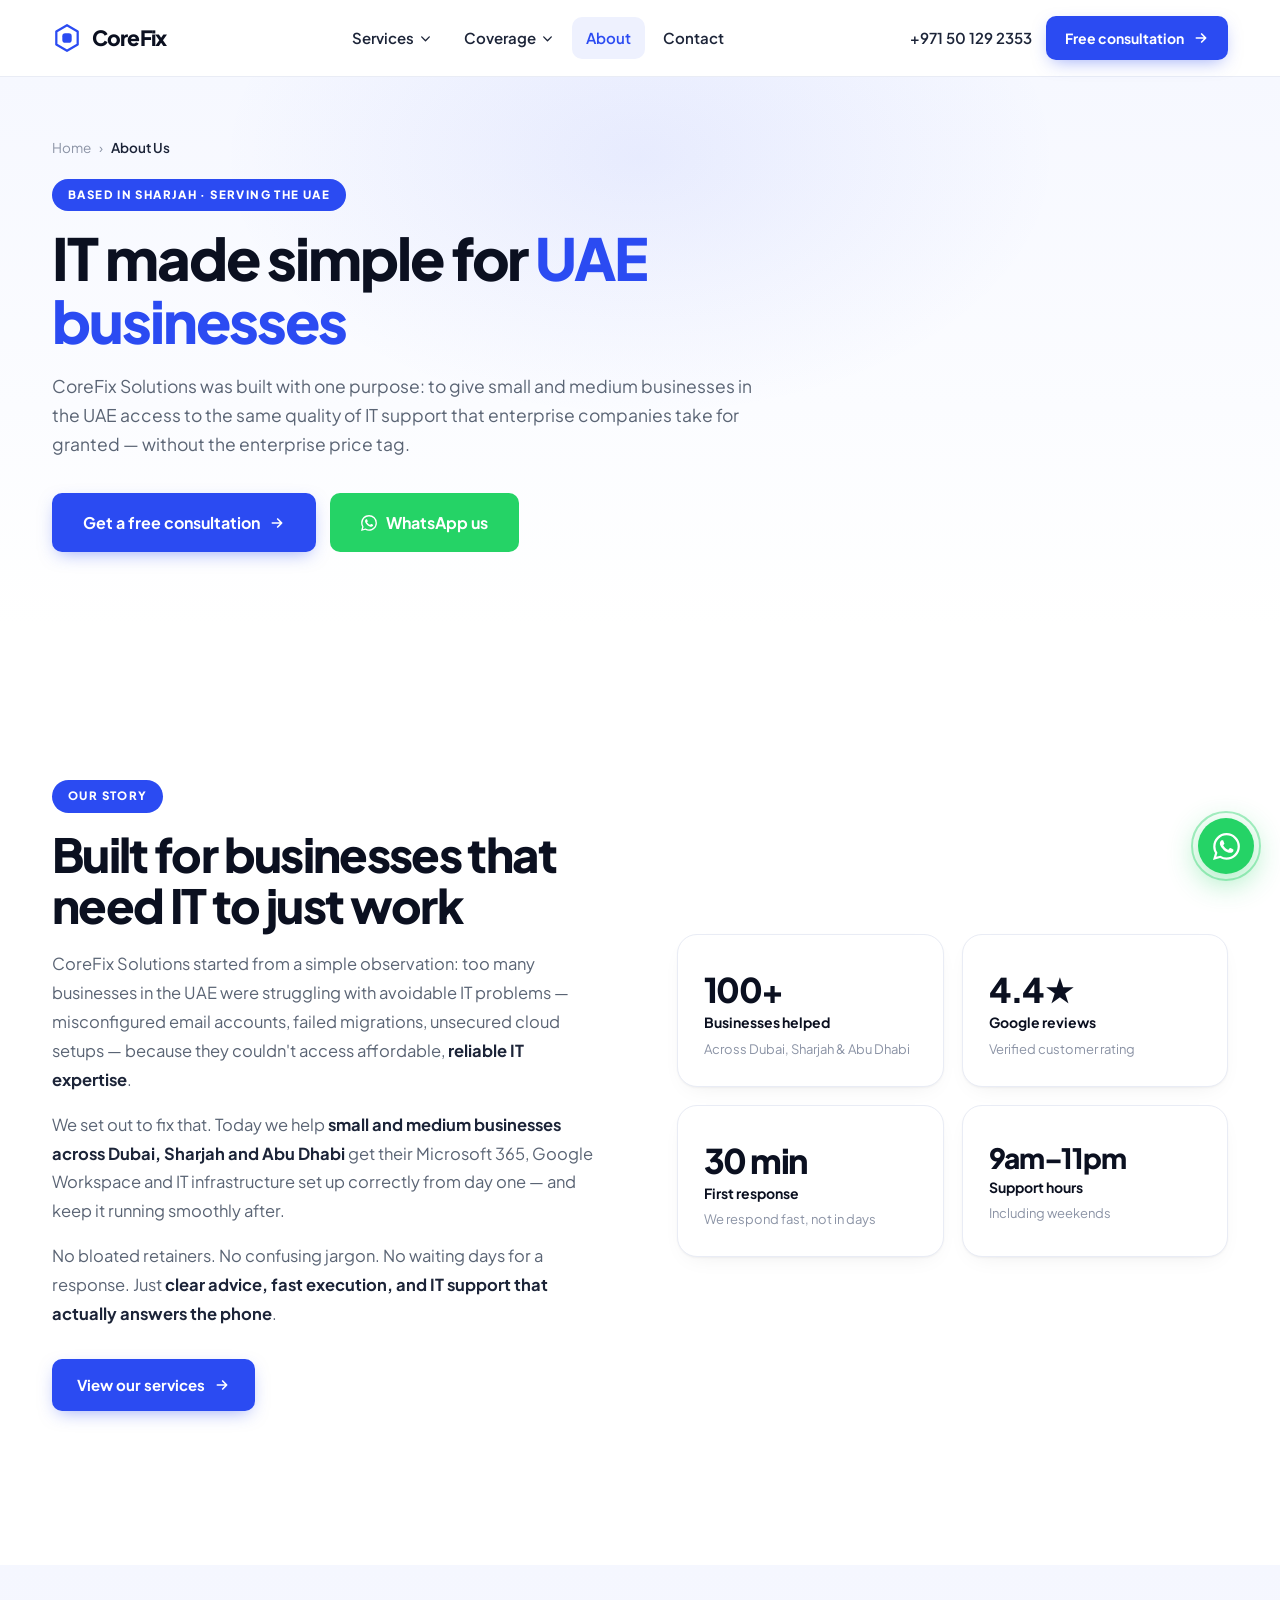
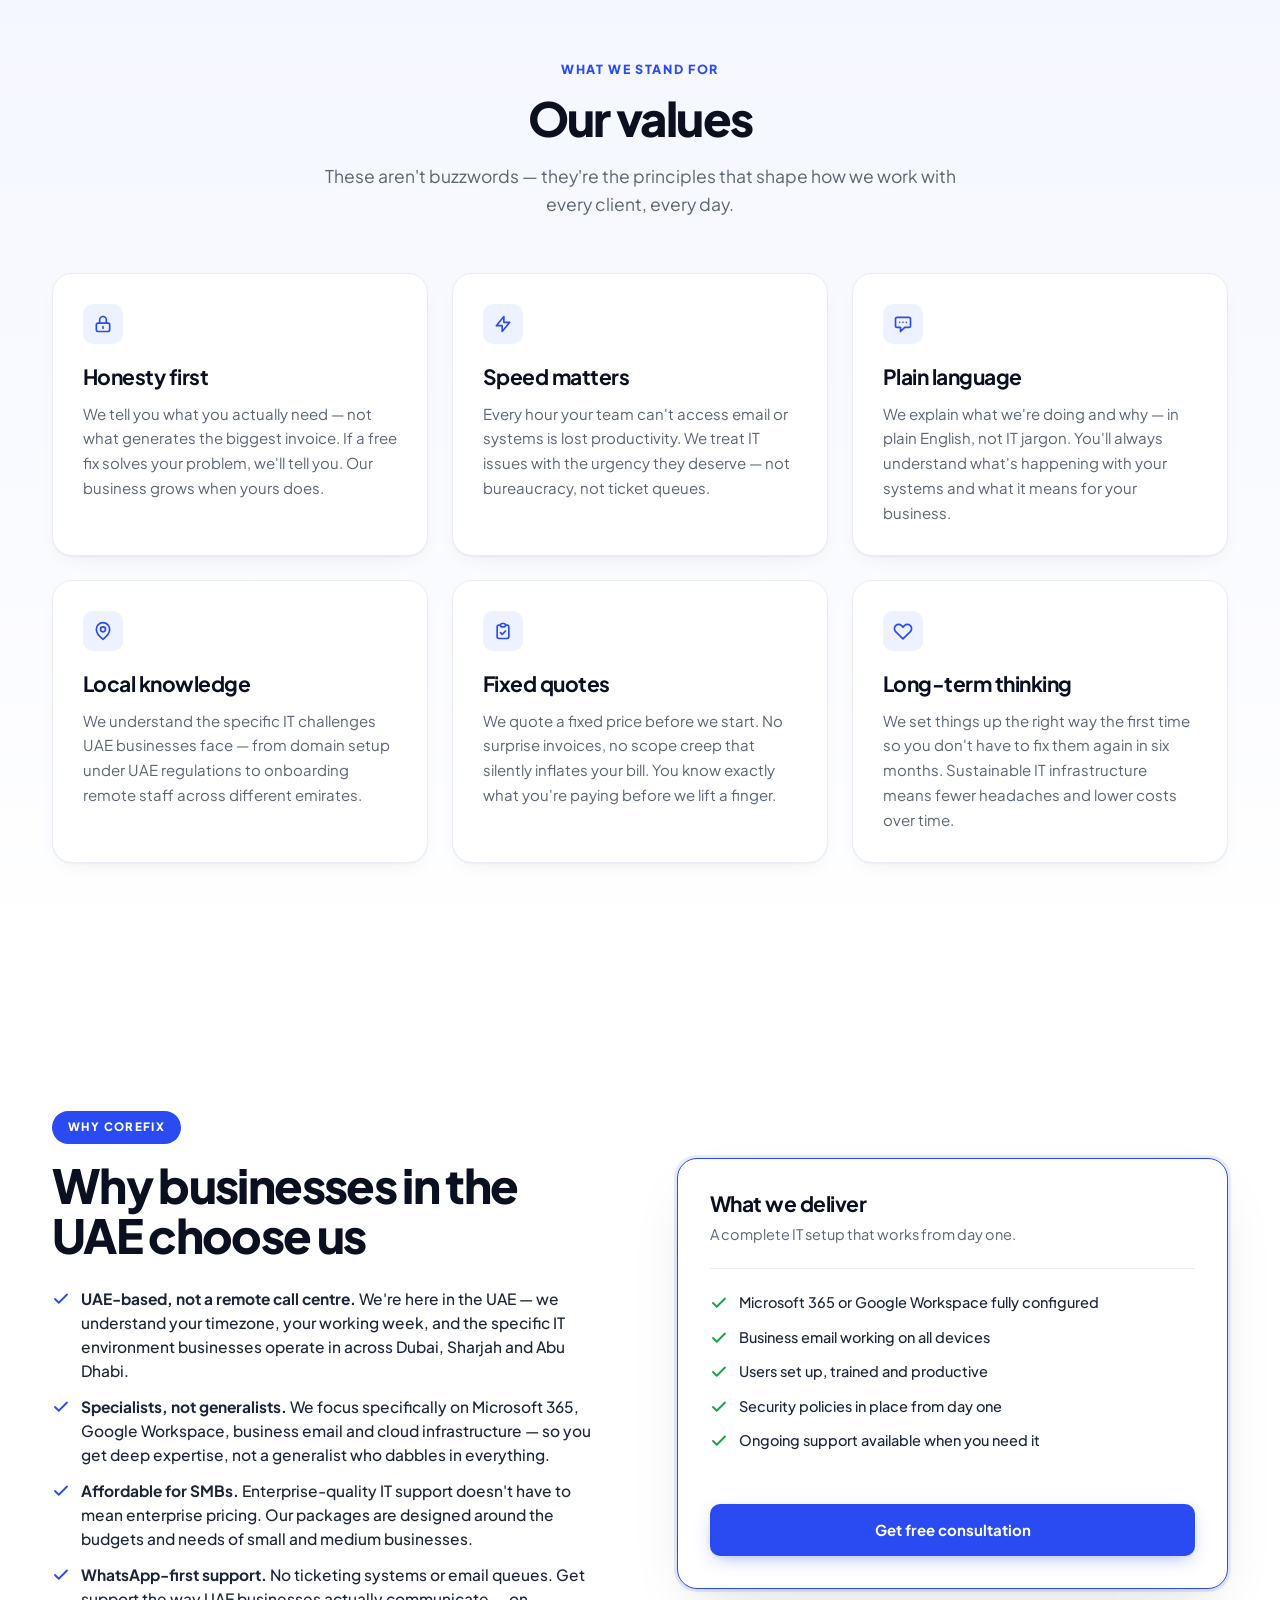
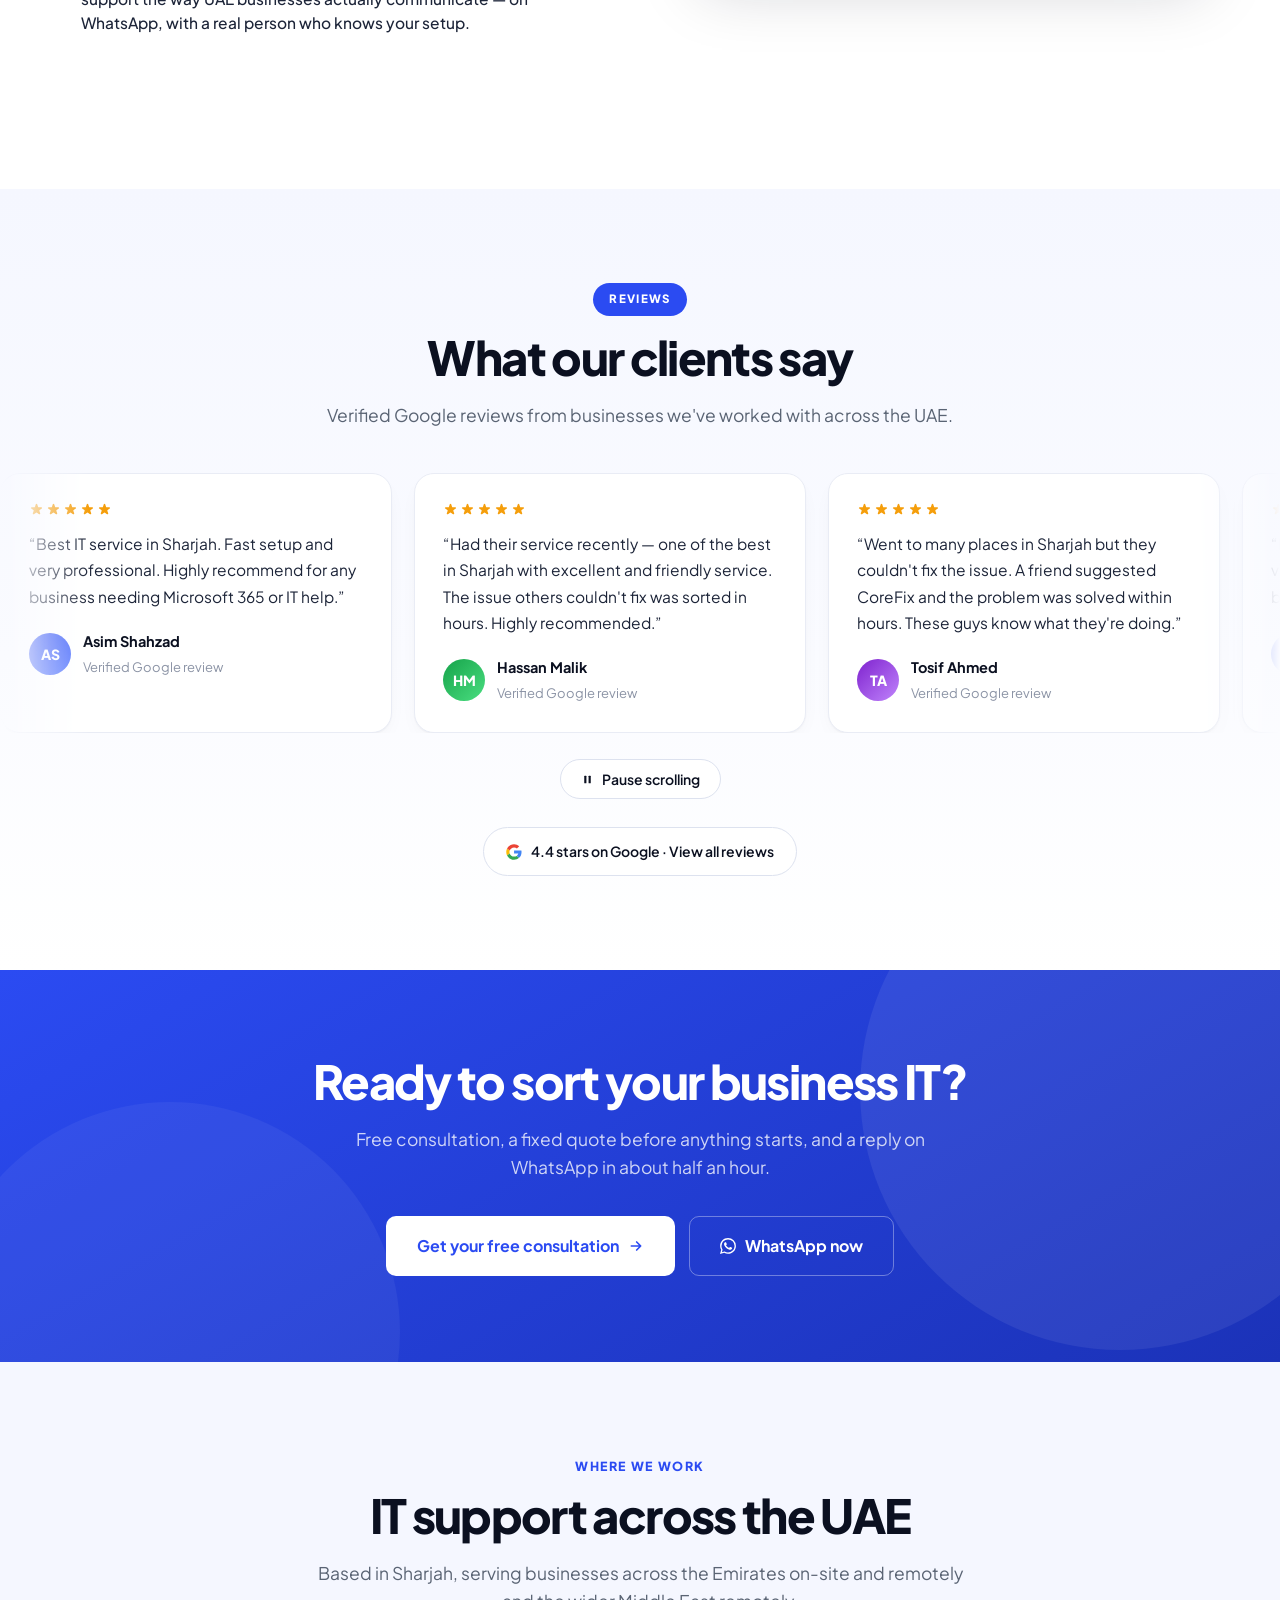
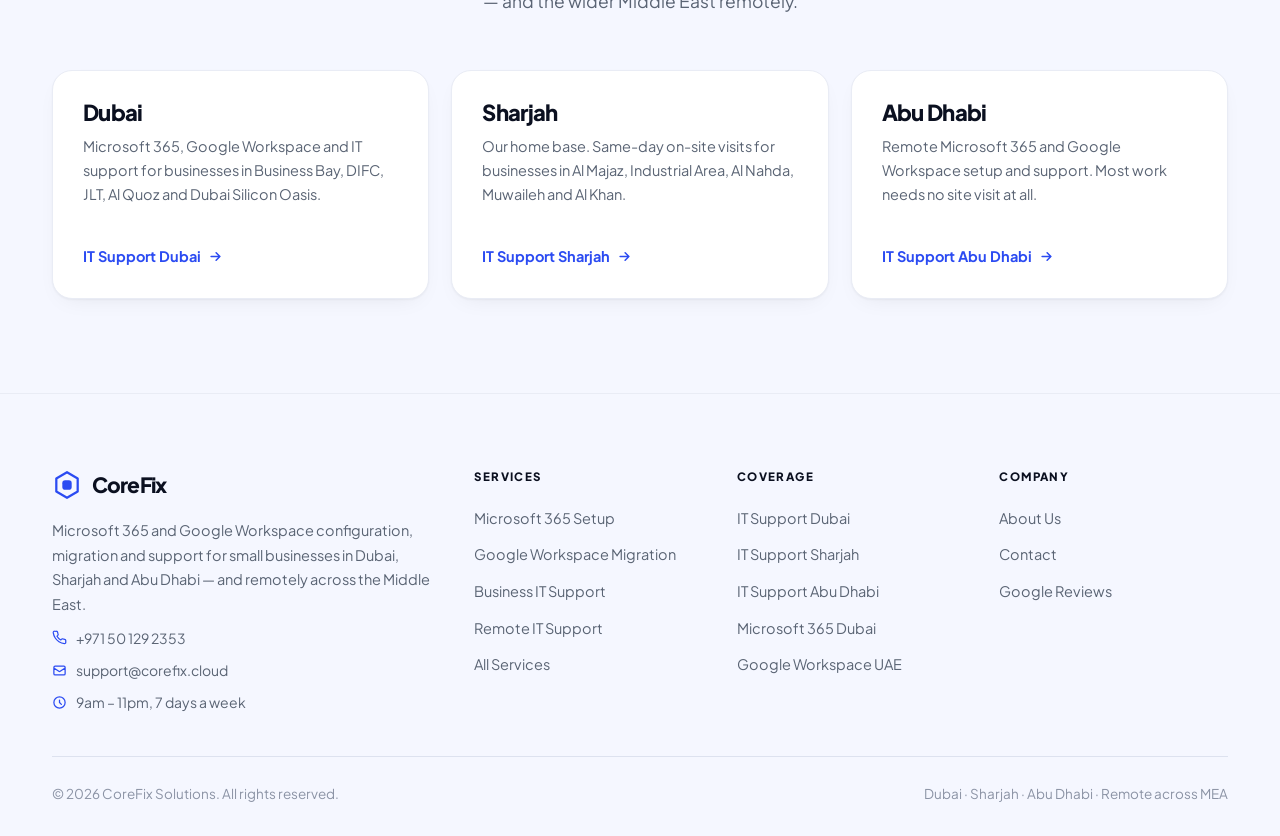
<file: about.html>
<!DOCTYPE html>
<html lang="en">
<head>
<meta charset="UTF-8">
<meta name="viewport" content="width=device-width,initial-scale=1">
<meta name="author" content="CoreFix Solutions">
<meta name="robots" content="index, follow, max-snippet:-1, max-image-preview:large, max-video-preview:-1">
<meta name="geo.region" content="AE">
<meta name="geo.placename" content="Dubai, Sharjah, Abu Dhabi, United Arab Emirates">
<meta name="theme-color" content="#2B4BF2">
<link rel="preconnect" href="https://fonts.googleapis.com">
<link rel="preconnect" href="https://fonts.gstatic.com" crossorigin>
<link href="https://fonts.googleapis.com/css2?family=Plus+Jakarta+Sans:wght@400;500;600;700;800&family=IBM+Plex+Mono:wght@400;500&display=swap" rel="stylesheet">
<link rel="stylesheet" href="style.css">
<link rel="apple-touch-icon" sizes="180x180" href="apple-touch-icon.png">
<link rel="icon" type="image/png" sizes="32x32" href="favicon-32x32.png">
<link rel="icon" type="image/png" sizes="16x16" href="favicon-16x16.png">
<link rel="manifest" href="site.webmanifest">
<script async src="https://www.googletagmanager.com/gtag/js?id=G-E2PS5NH8T0"></script>
<script>window.dataLayer=window.dataLayer||[];function gtag(){dataLayer.push(arguments);}gtag('js',new Date());gtag('config','G-E2PS5NH8T0');</script>
<title>About CoreFix | IT Consultancy Dubai, Sharjah &amp; UAE</title>
<meta name="description" content="CoreFix Solutions &mdash; UAE-based IT consultancy helping businesses in Dubai, Sharjah &amp; Abu Dhabi with Microsoft 365, Google Workspace &amp; IT support. Fixed pricing.">
<meta name="keywords" content="CoreFix Solutions, IT consultancy UAE, about CoreFix, IT support Dubai Sharjah Abu Dhabi">
<link rel="canonical" href="https://corefix.cloud/about.html">
<meta property="og:type" content="website">
<meta property="og:site_name" content="CoreFix Solutions">
<meta property="og:title" content="About CoreFix | IT Consultancy Dubai, Sharjah &amp; UAE">
<meta property="og:description" content="CoreFix Solutions &mdash; UAE-based IT consultancy helping businesses in Dubai, Sharjah &amp; Abu Dhabi with Microsoft 365, Google Workspace &amp; IT support. Fixed pricing.">
<meta property="og:url" content="https://corefix.cloud/about.html">
<meta property="og:image" content="https://corefix.cloud/og-image.jpg">
<meta property="og:image:width" content="1200">
<meta property="og:image:height" content="630">
<meta property="og:locale" content="en_AE">
<meta name="twitter:card" content="summary_large_image">
<meta name="twitter:title" content="About CoreFix | IT Consultancy Dubai, Sharjah &amp; UAE">
<meta name="twitter:description" content="CoreFix Solutions &mdash; UAE-based IT consultancy helping businesses in Dubai, Sharjah &amp; Abu Dhabi with Microsoft 365, Google Workspace &amp; IT support. Fixed pricing.">
<meta name="twitter:image" content="https://corefix.cloud/og-image.jpg">
<script type="application/ld+json">{"@context":"https://schema.org","@type":"BreadcrumbList","itemListElement":[{"@type":"ListItem","position":1,"name":"Home","item":"https://corefix.cloud/"},{"@type":"ListItem","position":2,"name":"About Us","item":"https://corefix.cloud/about.html"}]}</script>
<script type="application/ld+json">{"@context":"https://schema.org","@type":"AboutPage","url":"https://corefix.cloud/about.html","name":"About CoreFix Solutions","description":"CoreFix Solutions is a UAE-based IT consultancy helping small and medium businesses in Dubai, Sharjah and Abu Dhabi with Microsoft 365, Google Workspace and IT support.","mainEntity":{"@type":"ProfessionalService","name":"CoreFix Solutions","url":"https://corefix.cloud/","telephone":"+971501292353","email":"support@corefix.cloud","areaServed":[{"@type":"City","name":"Dubai"},{"@type":"City","name":"Sharjah"},{"@type":"City","name":"Abu Dhabi"}]}}</script>
</head>
<body>
<a href="https://wa.me/971501292353?text=Hi%2C%20I%20need%20IT%20support%20for%20my%20business" target="_blank" rel="noopener noreferrer" class="wa" aria-label="Chat with us on WhatsApp"><span class="wa-r"></span><svg viewBox="0 0 24 24" fill="currentColor" aria-hidden="true"><path d="M17.5 14.4c-.3-.2-1.8-.9-2-1-.3-.1-.5-.1-.7.1-.2.3-.8 1-.9 1.2-.2.2-.4.2-.6.1-.3-.2-1.3-.5-2.4-1.5-.9-.8-1.5-1.8-1.7-2.1-.2-.3 0-.5.1-.6l.5-.5.3-.5c.1-.2 0-.4 0-.5-.1-.1-.7-1.6-.9-2.2-.2-.6-.5-.5-.7-.5h-.6c-.2 0-.5.1-.8.4-.3.3-1 1-1 2.5s1.1 2.9 1.2 3.1c.2.2 2.1 3.2 5.1 4.5.7.3 1.3.5 1.7.6.7.2 1.4.2 1.9.1.6-.1 1.8-.7 2-1.4.2-.7.2-1.3.2-1.4-.1-.1-.3-.2-.6-.4M12 21.8a9.9 9.9 0 0 1-5-1.4l-.4-.2-3.7 1 1-3.6-.2-.4A9.9 9.9 0 0 1 2.2 12 9.9 9.9 0 0 1 12 2.1a9.8 9.8 0 0 1 7 2.9 9.8 9.8 0 0 1 2.9 7A9.9 9.9 0 0 1 12 21.8m8.4-18.3A11.8 11.8 0 0 0 12 0C5.5 0 .2 5.3.2 11.9c0 2.1.5 4.1 1.6 5.9L0 24l6.3-1.7a11.9 11.9 0 0 0 5.7 1.5c6.6 0 11.9-5.3 11.9-11.9a11.8 11.8 0 0 0-3.5-8.4"/></svg></a>
<a href="#main" class="skip">Skip to content</a>
<nav class="nav"><div class="wrap nav-in">
  <a href="index.html" class="logo" aria-label="CoreFix Solutions home"><svg viewBox="0 0 32 32" fill="none" aria-hidden="true"><path d="M16 2.4 27.4 9v14L16 29.6 4.6 23V9L16 2.4Z" stroke="#2B4BF2" stroke-width="2.4" stroke-linejoin="round"/><rect x="11" y="11" width="10" height="10" rx="3" fill="#2B4BF2"/></svg>CoreFix</a>
  <ul class="nav-l">
    <li class="dd"><a href="services.html" class="ddt">Services <span class="dd-a"><svg fill="none" stroke="currentColor" stroke-width="2.5" stroke-linecap="round" stroke-linejoin="round" viewBox="0 0 24 24" aria-hidden="true"><path d="M19 9l-7 7-7-7"/></svg></span></a>
      <div class="dd-m">
        <a href="microsoft-365.html"><span class="dd-ic ico-w"><img src="logos/microsoft-365.svg" alt="Microsoft 365" class="blogo" width="48" height="48" loading="lazy" decoding="async"></span><span><span class="dd-t">Microsoft 365</span><span class="dd-s">Tenant setup &amp; migration</span></span></a>
        <a href="google-workspace.html"><span class="dd-ic ico-w"><img src="logos/google-workspace.svg" alt="Google Workspace" class="blogo" width="48" height="48" loading="lazy" decoding="async"></span><span><span class="dd-t">Google Workspace</span><span class="dd-s">Migration &amp; admin setup</span></span></a>
        <a href="it-support.html"><span class="dd-ic"><svg fill="none" stroke="currentColor" stroke-width="2" stroke-linecap="round" stroke-linejoin="round" viewBox="0 0 24 24" aria-hidden="true"><path d="M9.8 17 9 20l-1 1h8l-1-1-.8-3M3 13h18M5 17h14a2 2 0 0 0 2-2V5a2 2 0 0 0-2-2H5a2 2 0 0 0-2 2v10a2 2 0 0 0 2 2Z"/></svg></span><span><span class="dd-t">IT Support</span><span class="dd-s">Ongoing &amp; project work</span></span></a>
        <div class="dd-sep"></div>
        <a href="remote-support.html"><span class="dd-ic" style="background:var(--green-b)"><svg fill="none" stroke="currentColor" stroke-width="2" stroke-linecap="round" stroke-linejoin="round" viewBox="0 0 24 24" aria-hidden="true"><path d="M13 10V3L4 14h7v7l9-11h-7Z"/></svg></span><span><span class="dd-t" style="color:var(--green-t)">Remote Support</span><span class="dd-s">Available now · UAE-wide</span></span></a>
      </div>
    </li>
    <li class="dd"><a href="it-support-dubai.html" class="ddt">Coverage <span class="dd-a"><svg fill="none" stroke="currentColor" stroke-width="2.5" stroke-linecap="round" stroke-linejoin="round" viewBox="0 0 24 24" aria-hidden="true"><path d="M19 9l-7 7-7-7"/></svg></span></a>
      <div class="dd-m">
        <a href="it-support-dubai.html"><span class="dd-ic"><svg fill="none" stroke="currentColor" stroke-width="2" stroke-linecap="round" stroke-linejoin="round" viewBox="0 0 24 24" aria-hidden="true"><path d="M20 10c0 6-8 12-8 12s-8-6-8-12a8 8 0 0 1 16 0Z"/><circle cx="12" cy="10" r="3"/></svg></span><span><span class="dd-t">Dubai</span><span class="dd-s">On-site &amp; remote</span></span></a>
        <a href="it-support-sharjah.html"><span class="dd-ic"><svg fill="none" stroke="currentColor" stroke-width="2" stroke-linecap="round" stroke-linejoin="round" viewBox="0 0 24 24" aria-hidden="true"><path d="M20 10c0 6-8 12-8 12s-8-6-8-12a8 8 0 0 1 16 0Z"/><circle cx="12" cy="10" r="3"/></svg></span><span><span class="dd-t">Sharjah</span><span class="dd-s">Our base · same-day on-site</span></span></a>
        <a href="it-support-abu-dhabi.html"><span class="dd-ic"><svg fill="none" stroke="currentColor" stroke-width="2" stroke-linecap="round" stroke-linejoin="round" viewBox="0 0 24 24" aria-hidden="true"><path d="M20 10c0 6-8 12-8 12s-8-6-8-12a8 8 0 0 1 16 0Z"/><circle cx="12" cy="10" r="3"/></svg></span><span><span class="dd-t">Abu Dhabi</span><span class="dd-s">Remote delivery</span></span></a>
        <div class="dd-sep"></div>
        <a href="microsoft-365-dubai.html"><span class="dd-ic ico-w"><img src="logos/microsoft-365.svg" alt="Microsoft 365" class="blogo" width="48" height="48" loading="lazy" decoding="async"></span><span><span class="dd-t">Microsoft 365 Dubai</span><span class="dd-s">Business Bay, DIFC, JLT</span></span></a>
        <a href="google-workspace-uae.html"><span class="dd-ic ico-w"><img src="logos/google-workspace.svg" alt="Google Workspace" class="blogo" width="48" height="48" loading="lazy" decoding="async"></span><span><span class="dd-t">Google Workspace UAE</span><span class="dd-s">Across all emirates</span></span></a>
      </div>
    </li>
    <li><a href="about.html" class=" on">About</a></li>
    <li><a href="contact.html" class="">Contact</a></li>
  </ul>
  <div class="nav-r">
    <a href="tel:+971501292353" class="nav-tel">+971 50 129 2353</a>
    <a href="contact.html" class="btn b-blue b-sm">Free consultation <span class="arw"><svg fill="none" stroke="currentColor" stroke-width="2.5" stroke-linecap="round" stroke-linejoin="round" viewBox="0 0 24 24" aria-hidden="true"><path d="M5 12h14M13 6l6 6-6 6"/></svg></span></a>
    <button class="ham" id="ham" aria-label="Open menu" aria-expanded="false"><svg fill="none" stroke="currentColor" stroke-width="2" stroke-linecap="round" stroke-linejoin="round" viewBox="0 0 24 24" aria-hidden="true"><path d="M19 9l-7 7-7-7"/></svg></button>
  </div>
</div></nav>

<div class="mnav" id="mnav">
  <div class="mnav-top">
    <a href="index.html" class="logo"><svg viewBox="0 0 32 32" fill="none" aria-hidden="true"><path d="M16 2.4 27.4 9v14L16 29.6 4.6 23V9L16 2.4Z" stroke="#2B4BF2" stroke-width="2.4" stroke-linejoin="round"/><rect x="11" y="11" width="10" height="10" rx="3" fill="#2B4BF2"/></svg>CoreFix</a>
    <button class="ham" id="hamx" aria-label="Close menu"><svg fill="none" stroke="currentColor" stroke-width="2.5" stroke-linecap="round" stroke-linejoin="round" viewBox="0 0 24 24" aria-hidden="true"><path d="M12 5v14M5 12h14"/></svg></button>
  </div>
  <p class="mnav-h">Services</p>
  <a href="microsoft-365.html" class="mi"><span class="dd-ic ico-w"><img src="logos/microsoft-365.svg" alt="Microsoft 365" class="blogo" width="48" height="48" loading="lazy" decoding="async"></span>Microsoft 365 Setup</a>
  <a href="google-workspace.html" class="mi"><span class="dd-ic ico-w"><img src="logos/google-workspace.svg" alt="Google Workspace" class="blogo" width="48" height="48" loading="lazy" decoding="async"></span>Google Workspace</a>
  <a href="it-support.html" class="mi"><span class="dd-ic"><svg fill="none" stroke="currentColor" stroke-width="2" stroke-linecap="round" stroke-linejoin="round" viewBox="0 0 24 24" aria-hidden="true"><path d="M9.8 17 9 20l-1 1h8l-1-1-.8-3M3 13h18M5 17h14a2 2 0 0 0 2-2V5a2 2 0 0 0-2-2H5a2 2 0 0 0-2 2v10a2 2 0 0 0 2 2Z"/></svg></span>IT Support</a>
  <a href="remote-support.html" class="mi"><span class="dd-ic" style="background:var(--green-b)"><svg fill="none" stroke="currentColor" stroke-width="2" stroke-linecap="round" stroke-linejoin="round" viewBox="0 0 24 24" aria-hidden="true"><path d="M13 10V3L4 14h7v7l9-11h-7Z"/></svg></span>Remote Support</a>
  <p class="mnav-h">Coverage</p>
  <a href="it-support-dubai.html" class="mi"><span class="dd-ic"><svg fill="none" stroke="currentColor" stroke-width="2" stroke-linecap="round" stroke-linejoin="round" viewBox="0 0 24 24" aria-hidden="true"><path d="M20 10c0 6-8 12-8 12s-8-6-8-12a8 8 0 0 1 16 0Z"/><circle cx="12" cy="10" r="3"/></svg></span>Dubai</a>
  <a href="it-support-sharjah.html" class="mi"><span class="dd-ic"><svg fill="none" stroke="currentColor" stroke-width="2" stroke-linecap="round" stroke-linejoin="round" viewBox="0 0 24 24" aria-hidden="true"><path d="M20 10c0 6-8 12-8 12s-8-6-8-12a8 8 0 0 1 16 0Z"/><circle cx="12" cy="10" r="3"/></svg></span>Sharjah</a>
  <a href="it-support-abu-dhabi.html" class="mi"><span class="dd-ic"><svg fill="none" stroke="currentColor" stroke-width="2" stroke-linecap="round" stroke-linejoin="round" viewBox="0 0 24 24" aria-hidden="true"><path d="M20 10c0 6-8 12-8 12s-8-6-8-12a8 8 0 0 1 16 0Z"/><circle cx="12" cy="10" r="3"/></svg></span>Abu Dhabi</a>
  <a href="services.html" class="ml">All Services</a>
  <a href="about.html" class="ml">About</a>
  <a href="contact.html" class="ml">Contact</a>
  <div class="mnav-cta">
    <a href="contact.html" class="btn b-blue b-lg b-full">Free consultation</a>
    <a href="https://wa.me/971501292353?text=Hi%2C%20I%20need%20IT%20support%20for%20my%20business" target="_blank" rel="noopener" class="btn b-wa b-lg b-full">WhatsApp us</a>
  </div>
</div>
<main id="main">
<header class="phero"><div class="wrap"><div class="phero-in">
  <nav class="crumb" aria-label="Breadcrumb"><a href="index.html">Home</a><span>&rsaquo;</span><span class="on">About Us</span></nav>
  <span class="eb-pill">Based in Sharjah &middot; Serving the UAE</span>
  <h1 class="h1">IT made simple for <span style="color:var(--blue)">UAE businesses</span></h1>
  <p class="lead">CoreFix Solutions was built with one purpose: to give small and medium businesses in the UAE access to the same quality of IT support that enterprise companies take for granted &mdash; without the enterprise price tag.</p>
  <div class="hero-cta">
    <a href="contact.html" class="btn b-blue b-lg">Get a free consultation <span class="arw"><svg fill="none" stroke="currentColor" stroke-width="2.5" stroke-linecap="round" stroke-linejoin="round" viewBox="0 0 24 24" aria-hidden="true"><path d="M5 12h14M13 6l6 6-6 6"/></svg></span></a>
    <a href="https://wa.me/971501292353?text=Hi%2C%20I%20need%20IT%20support%20for%20my%20business" target="_blank" rel="noopener" class="btn b-wa b-lg"><svg viewBox="0 0 24 24" fill="currentColor" aria-hidden="true"><path d="M17.5 14.4c-.3-.2-1.8-.9-2-1-.3-.1-.5-.1-.7.1-.2.3-.8 1-.9 1.2-.2.2-.4.2-.6.1-.3-.2-1.3-.5-2.4-1.5-.9-.8-1.5-1.8-1.7-2.1-.2-.3 0-.5.1-.6l.5-.5.3-.5c.1-.2 0-.4 0-.5-.1-.1-.7-1.6-.9-2.2-.2-.6-.5-.5-.7-.5h-.6c-.2 0-.5.1-.8.4-.3.3-1 1-1 2.5s1.1 2.9 1.2 3.1c.2.2 2.1 3.2 5.1 4.5.7.3 1.3.5 1.7.6.7.2 1.4.2 1.9.1.6-.1 1.8-.7 2-1.4.2-.7.2-1.3.2-1.4-.1-.1-.3-.2-.6-.4M12 21.8a9.9 9.9 0 0 1-5-1.4l-.4-.2-3.7 1 1-3.6-.2-.4A9.9 9.9 0 0 1 2.2 12 9.9 9.9 0 0 1 12 2.1a9.8 9.8 0 0 1 7 2.9 9.8 9.8 0 0 1 2.9 7A9.9 9.9 0 0 1 12 21.8m8.4-18.3A11.8 11.8 0 0 0 12 0C5.5 0 .2 5.3.2 11.9c0 2.1.5 4.1 1.6 5.9L0 24l6.3-1.7a11.9 11.9 0 0 0 5.7 1.5c6.6 0 11.9-5.3 11.9-11.9a11.8 11.8 0 0 0-3.5-8.4"/></svg> WhatsApp us</a>
  </div>
</div></div></header>

<section class="sec"><div class="wrap">
  <div class="sp">
    <div class="sp-t rv">
      <span class="eb-pill">Our story</span>
      <h2 class="h2 h2-l">Built for businesses that need IT to just work</h2>
      <div class="prose" style="margin-top:20px">
        <p>CoreFix Solutions started from a simple observation: too many businesses in the UAE were struggling with avoidable IT problems &mdash; misconfigured email accounts, failed migrations, unsecured cloud setups &mdash; because they couldn't access affordable, <strong>reliable IT expertise</strong>.</p>
        <p>We set out to fix that. Today we help <strong>small and medium businesses across Dubai, Sharjah and Abu Dhabi</strong> get their Microsoft 365, Google Workspace and IT infrastructure set up correctly from day one &mdash; and keep it running smoothly after.</p>
        <p>No bloated retainers. No confusing jargon. No waiting days for a response. Just <strong>clear advice, fast execution, and IT support that actually answers the phone</strong>.</p>
      </div>
      <div style="margin-top:30px"><a href="services.html" class="btn b-blue">View our services <span class="arw"><svg fill="none" stroke="currentColor" stroke-width="2.5" stroke-linecap="round" stroke-linejoin="round" viewBox="0 0 24 24" aria-hidden="true"><path d="M5 12h14M13 6l6 6-6 6"/></svg></span></a></div>
    </div>
    <div class="sp-v rv rv-1">
      <div class="stats-g" style="grid-template-columns:1fr 1fr;gap:18px">
        <div class="prc" style="padding:26px"><div class="prc-v" style="font-size:34px">100+</div><div class="prc-n" style="font-size:14px;color:var(--ink)">Businesses helped</div><p style="font-size:13px;color:var(--grey-2);margin-top:5px">Across Dubai, Sharjah &amp; Abu Dhabi</p></div>
        <div class="prc" style="padding:26px"><div class="prc-v" style="font-size:34px">4.4&#9733;</div><div class="prc-n" style="font-size:14px;color:var(--ink)">Google reviews</div><p style="font-size:13px;color:var(--grey-2);margin-top:5px">Verified customer rating</p></div>
        <div class="prc" style="padding:26px"><div class="prc-v" style="font-size:34px">30 min</div><div class="prc-n" style="font-size:14px;color:var(--ink)">First response</div><p style="font-size:13px;color:var(--grey-2);margin-top:5px">We respond fast, not in days</p></div>
        <div class="prc" style="padding:26px"><div class="prc-v" style="font-size:28px">9am&ndash;11pm</div><div class="prc-n" style="font-size:14px;color:var(--ink)">Support hours</div><p style="font-size:13px;color:var(--grey-2);margin-top:5px">Including weekends</p></div>
      </div>
    </div>
  </div>
</div></section>

<section class="sec sec-lav"><div class="wrap">
  <div class="sec-hd rv" style="text-align:center">
    <span class="eb">What we stand for</span>
    <h2 class="h2">Our values</h2>
    <p class="lead lead-c">These aren't buzzwords &mdash; they're the principles that shape how we work with every client, every day.</p>
  </div>
  <div class="fg3">
    <article class="fc rv"><div class="fc-top"><span class="ico"><svg fill="none" stroke="currentColor" stroke-width="2" stroke-linecap="round" stroke-linejoin="round" viewBox="0 0 24 24" aria-hidden="true"><path d="M12 15v2m-6 4h12a2 2 0 0 0 2-2v-6a2 2 0 0 0-2-2H6a2 2 0 0 0-2 2v6a2 2 0 0 0 2 2Zm10-10V7a4 4 0 0 0-8 0v4h8Z"/></svg></span></div><h3 class="h3">Honesty first</h3><p>We tell you what you actually need &mdash; not what generates the biggest invoice. If a free fix solves your problem, we'll tell you. Our business grows when yours does.</p></article>
    <article class="fc rv rv-1"><div class="fc-top"><span class="ico"><svg fill="none" stroke="currentColor" stroke-width="2" stroke-linecap="round" stroke-linejoin="round" viewBox="0 0 24 24" aria-hidden="true"><path d="M13 10V3L4 14h7v7l9-11h-7Z"/></svg></span></div><h3 class="h3">Speed matters</h3><p>Every hour your team can't access email or systems is lost productivity. We treat IT issues with the urgency they deserve &mdash; not bureaucracy, not ticket queues.</p></article>
    <article class="fc rv rv-2"><div class="fc-top"><span class="ico"><svg fill="none" stroke="currentColor" stroke-width="2" stroke-linecap="round" stroke-linejoin="round" viewBox="0 0 24 24" aria-hidden="true"><path d="M8 10h.01M12 10h.01M16 10h.01M9 16H5a2 2 0 0 1-2-2V6a2 2 0 0 1 2-2h14a2 2 0 0 1 2 2v8a2 2 0 0 1-2 2h-5l-5 5v-5Z"/></svg></span></div><h3 class="h3">Plain language</h3><p>We explain what we're doing and why &mdash; in plain English, not IT jargon. You'll always understand what's happening with your systems and what it means for your business.</p></article>
    <article class="fc rv"><div class="fc-top"><span class="ico"><svg fill="none" stroke="currentColor" stroke-width="2" stroke-linecap="round" stroke-linejoin="round" viewBox="0 0 24 24" aria-hidden="true"><path d="M20 10c0 6-8 12-8 12s-8-6-8-12a8 8 0 0 1 16 0Z"/><circle cx="12" cy="10" r="3"/></svg></span></div><h3 class="h3">Local knowledge</h3><p>We understand the specific IT challenges UAE businesses face &mdash; from domain setup under UAE regulations to onboarding remote staff across different emirates.</p></article>
    <article class="fc rv rv-1"><div class="fc-top"><span class="ico"><svg fill="none" stroke="currentColor" stroke-width="2" stroke-linecap="round" stroke-linejoin="round" viewBox="0 0 24 24" aria-hidden="true"><path d="M9 5H7a2 2 0 0 0-2 2v12a2 2 0 0 0 2 2h10a2 2 0 0 0 2-2V7a2 2 0 0 0-2-2h-2M9 5a2 2 0 0 0 2 2h2a2 2 0 0 0 2-2M9 5a2 2 0 0 1 2-2h2a2 2 0 0 1 2 2m-6 9 2 2 4-4"/></svg></span></div><h3 class="h3">Fixed quotes</h3><p>We quote a fixed price before we start. No surprise invoices, no scope creep that silently inflates your bill. You know exactly what you're paying before we lift a finger.</p></article>
    <article class="fc rv rv-2"><div class="fc-top"><span class="ico"><svg fill="none" stroke="currentColor" stroke-width="2" stroke-linecap="round" stroke-linejoin="round" viewBox="0 0 24 24" aria-hidden="true"><path d="M20.8 5.6a5 5 0 0 0-7.1 0L12 7.3l-1.7-1.7a5 5 0 1 0-7.1 7.1L12 21.5l8.8-8.8a5 5 0 0 0 0-7.1Z"/></svg></span></div><h3 class="h3">Long-term thinking</h3><p>We set things up the right way the first time so you don't have to fix them again in six months. Sustainable IT infrastructure means fewer headaches and lower costs over time.</p></article>
  </div>
</div></section>

<section class="sec"><div class="wrap">
  <div class="sp">
    <div class="sp-t rv">
      <span class="eb-pill">Why CoreFix</span>
      <h2 class="h2 h2-l">Why businesses in the UAE choose us</h2>
      <ul class="cl" style="margin-top:26px">
        <li><svg fill="none" stroke="currentColor" stroke-width="2.5" stroke-linecap="round" stroke-linejoin="round" viewBox="0 0 24 24" aria-hidden="true"><path d="M20 6 9 17l-5-5"/></svg><span><strong>UAE-based, not a remote call centre.</strong> We're here in the UAE &mdash; we understand your timezone, your working week, and the specific IT environment businesses operate in across Dubai, Sharjah and Abu Dhabi.</span></li>
        <li><svg fill="none" stroke="currentColor" stroke-width="2.5" stroke-linecap="round" stroke-linejoin="round" viewBox="0 0 24 24" aria-hidden="true"><path d="M20 6 9 17l-5-5"/></svg><span><strong>Specialists, not generalists.</strong> We focus specifically on Microsoft 365, Google Workspace, business email and cloud infrastructure &mdash; so you get deep expertise, not a generalist who dabbles in everything.</span></li>
        <li><svg fill="none" stroke="currentColor" stroke-width="2.5" stroke-linecap="round" stroke-linejoin="round" viewBox="0 0 24 24" aria-hidden="true"><path d="M20 6 9 17l-5-5"/></svg><span><strong>Affordable for SMBs.</strong> Enterprise-quality IT support doesn't have to mean enterprise pricing. Our packages are designed around the budgets and needs of small and medium businesses.</span></li>
        <li><svg fill="none" stroke="currentColor" stroke-width="2.5" stroke-linecap="round" stroke-linejoin="round" viewBox="0 0 24 24" aria-hidden="true"><path d="M20 6 9 17l-5-5"/></svg><span><strong>WhatsApp-first support.</strong> No ticketing systems or email queues. Get support the way UAE businesses actually communicate &mdash; on WhatsApp, with a real person who knows your setup.</span></li>
      </ul>
    </div>
    <div class="sp-v rv rv-1">
      <div class="prc prc-on">
        <h3 class="h3" style="margin-bottom:6px">What we deliver</h3>
        <p class="prc-d">A complete IT setup that works from day one.</p>
        <ul class="cl cl-sm cl-g" style="margin-top:22px">
          <li><svg fill="none" stroke="currentColor" stroke-width="2.5" stroke-linecap="round" stroke-linejoin="round" viewBox="0 0 24 24" aria-hidden="true"><path d="M20 6 9 17l-5-5"/></svg>Microsoft 365 or Google Workspace fully configured</li>
          <li><svg fill="none" stroke="currentColor" stroke-width="2.5" stroke-linecap="round" stroke-linejoin="round" viewBox="0 0 24 24" aria-hidden="true"><path d="M20 6 9 17l-5-5"/></svg>Business email working on all devices</li>
          <li><svg fill="none" stroke="currentColor" stroke-width="2.5" stroke-linecap="round" stroke-linejoin="round" viewBox="0 0 24 24" aria-hidden="true"><path d="M20 6 9 17l-5-5"/></svg>Users set up, trained and productive</li>
          <li><svg fill="none" stroke="currentColor" stroke-width="2.5" stroke-linecap="round" stroke-linejoin="round" viewBox="0 0 24 24" aria-hidden="true"><path d="M20 6 9 17l-5-5"/></svg>Security policies in place from day one</li>
          <li><svg fill="none" stroke="currentColor" stroke-width="2.5" stroke-linecap="round" stroke-linejoin="round" viewBox="0 0 24 24" aria-hidden="true"><path d="M20 6 9 17l-5-5"/></svg>Ongoing support available when you need it</li>
        </ul>
        <a href="contact.html" class="btn b-blue b-full" style="margin-top:26px">Get free consultation</a>
      </div>
    </div>
  </div>
</div></section>

<section class="sec sec-lav">
  <div class="wrap"><div style="text-align:center" class="rv">
    <span class="eb-pill eb-pill-c">Reviews</span>
    <h2 class="h2">What our clients say</h2>
    <p class="lead lead-c">Verified Google reviews from businesses we've worked with across the UAE.</p>
  </div></div>
  <div class="mq"><div class="mq-t" id="mqt"><article class="tcard"><div class="stars"><svg viewBox="0 0 20 20" fill="currentColor" aria-hidden="true"><path d="M9.05 2.93c.3-.92 1.6-.92 1.9 0l1.07 3.29a1 1 0 0 0 .95.69h3.46c.97 0 1.37 1.24.59 1.81l-2.8 2.03a1 1 0 0 0-.37 1.12l1.07 3.29c.3.92-.75 1.69-1.54 1.12l-2.8-2.04a1 1 0 0 0-1.17 0l-2.8 2.04c-.79.57-1.84-.2-1.54-1.12l1.07-3.29a1 1 0 0 0-.36-1.12l-2.8-2.03c-.79-.57-.38-1.81.58-1.81h3.47a1 1 0 0 0 .95-.69l1.07-3.29Z"/></svg><svg viewBox="0 0 20 20" fill="currentColor" aria-hidden="true"><path d="M9.05 2.93c.3-.92 1.6-.92 1.9 0l1.07 3.29a1 1 0 0 0 .95.69h3.46c.97 0 1.37 1.24.59 1.81l-2.8 2.03a1 1 0 0 0-.37 1.12l1.07 3.29c.3.92-.75 1.69-1.54 1.12l-2.8-2.04a1 1 0 0 0-1.17 0l-2.8 2.04c-.79.57-1.84-.2-1.54-1.12l1.07-3.29a1 1 0 0 0-.36-1.12l-2.8-2.03c-.79-.57-.38-1.81.58-1.81h3.47a1 1 0 0 0 .95-.69l1.07-3.29Z"/></svg><svg viewBox="0 0 20 20" fill="currentColor" aria-hidden="true"><path d="M9.05 2.93c.3-.92 1.6-.92 1.9 0l1.07 3.29a1 1 0 0 0 .95.69h3.46c.97 0 1.37 1.24.59 1.81l-2.8 2.03a1 1 0 0 0-.37 1.12l1.07 3.29c.3.92-.75 1.69-1.54 1.12l-2.8-2.04a1 1 0 0 0-1.17 0l-2.8 2.04c-.79.57-1.84-.2-1.54-1.12l1.07-3.29a1 1 0 0 0-.36-1.12l-2.8-2.03c-.79-.57-.38-1.81.58-1.81h3.47a1 1 0 0 0 .95-.69l1.07-3.29Z"/></svg><svg viewBox="0 0 20 20" fill="currentColor" aria-hidden="true"><path d="M9.05 2.93c.3-.92 1.6-.92 1.9 0l1.07 3.29a1 1 0 0 0 .95.69h3.46c.97 0 1.37 1.24.59 1.81l-2.8 2.03a1 1 0 0 0-.37 1.12l1.07 3.29c.3.92-.75 1.69-1.54 1.12l-2.8-2.04a1 1 0 0 0-1.17 0l-2.8 2.04c-.79.57-1.84-.2-1.54-1.12l1.07-3.29a1 1 0 0 0-.36-1.12l-2.8-2.03c-.79-.57-.38-1.81.58-1.81h3.47a1 1 0 0 0 .95-.69l1.07-3.29Z"/></svg><svg viewBox="0 0 20 20" fill="currentColor" aria-hidden="true"><path d="M9.05 2.93c.3-.92 1.6-.92 1.9 0l1.07 3.29a1 1 0 0 0 .95.69h3.46c.97 0 1.37 1.24.59 1.81l-2.8 2.03a1 1 0 0 0-.37 1.12l1.07 3.29c.3.92-.75 1.69-1.54 1.12l-2.8-2.04a1 1 0 0 0-1.17 0l-2.8 2.04c-.79.57-1.84-.2-1.54-1.12l1.07-3.29a1 1 0 0 0-.36-1.12l-2.8-2.03c-.79-.57-.38-1.81.58-1.81h3.47a1 1 0 0 0 .95-.69l1.07-3.29Z"/></svg></div><p>&ldquo;Best IT service in Sharjah. Fast setup and very professional. Highly recommend for any business needing Microsoft 365 or IT help.&rdquo;</p><div class="tw"><span class="av" style="background:linear-gradient(135deg,#2B4BF2,#5B7CFF)">AS</span><span><b>Asim Shahzad</b><small>Verified Google review</small></span></div></article><article class="tcard"><div class="stars"><svg viewBox="0 0 20 20" fill="currentColor" aria-hidden="true"><path d="M9.05 2.93c.3-.92 1.6-.92 1.9 0l1.07 3.29a1 1 0 0 0 .95.69h3.46c.97 0 1.37 1.24.59 1.81l-2.8 2.03a1 1 0 0 0-.37 1.12l1.07 3.29c.3.92-.75 1.69-1.54 1.12l-2.8-2.04a1 1 0 0 0-1.17 0l-2.8 2.04c-.79.57-1.84-.2-1.54-1.12l1.07-3.29a1 1 0 0 0-.36-1.12l-2.8-2.03c-.79-.57-.38-1.81.58-1.81h3.47a1 1 0 0 0 .95-.69l1.07-3.29Z"/></svg><svg viewBox="0 0 20 20" fill="currentColor" aria-hidden="true"><path d="M9.05 2.93c.3-.92 1.6-.92 1.9 0l1.07 3.29a1 1 0 0 0 .95.69h3.46c.97 0 1.37 1.24.59 1.81l-2.8 2.03a1 1 0 0 0-.37 1.12l1.07 3.29c.3.92-.75 1.69-1.54 1.12l-2.8-2.04a1 1 0 0 0-1.17 0l-2.8 2.04c-.79.57-1.84-.2-1.54-1.12l1.07-3.29a1 1 0 0 0-.36-1.12l-2.8-2.03c-.79-.57-.38-1.81.58-1.81h3.47a1 1 0 0 0 .95-.69l1.07-3.29Z"/></svg><svg viewBox="0 0 20 20" fill="currentColor" aria-hidden="true"><path d="M9.05 2.93c.3-.92 1.6-.92 1.9 0l1.07 3.29a1 1 0 0 0 .95.69h3.46c.97 0 1.37 1.24.59 1.81l-2.8 2.03a1 1 0 0 0-.37 1.12l1.07 3.29c.3.92-.75 1.69-1.54 1.12l-2.8-2.04a1 1 0 0 0-1.17 0l-2.8 2.04c-.79.57-1.84-.2-1.54-1.12l1.07-3.29a1 1 0 0 0-.36-1.12l-2.8-2.03c-.79-.57-.38-1.81.58-1.81h3.47a1 1 0 0 0 .95-.69l1.07-3.29Z"/></svg><svg viewBox="0 0 20 20" fill="currentColor" aria-hidden="true"><path d="M9.05 2.93c.3-.92 1.6-.92 1.9 0l1.07 3.29a1 1 0 0 0 .95.69h3.46c.97 0 1.37 1.24.59 1.81l-2.8 2.03a1 1 0 0 0-.37 1.12l1.07 3.29c.3.92-.75 1.69-1.54 1.12l-2.8-2.04a1 1 0 0 0-1.17 0l-2.8 2.04c-.79.57-1.84-.2-1.54-1.12l1.07-3.29a1 1 0 0 0-.36-1.12l-2.8-2.03c-.79-.57-.38-1.81.58-1.81h3.47a1 1 0 0 0 .95-.69l1.07-3.29Z"/></svg><svg viewBox="0 0 20 20" fill="currentColor" aria-hidden="true"><path d="M9.05 2.93c.3-.92 1.6-.92 1.9 0l1.07 3.29a1 1 0 0 0 .95.69h3.46c.97 0 1.37 1.24.59 1.81l-2.8 2.03a1 1 0 0 0-.37 1.12l1.07 3.29c.3.92-.75 1.69-1.54 1.12l-2.8-2.04a1 1 0 0 0-1.17 0l-2.8 2.04c-.79.57-1.84-.2-1.54-1.12l1.07-3.29a1 1 0 0 0-.36-1.12l-2.8-2.03c-.79-.57-.38-1.81.58-1.81h3.47a1 1 0 0 0 .95-.69l1.07-3.29Z"/></svg></div><p>&ldquo;Had their service recently &mdash; one of the best in Sharjah with excellent and friendly service. The issue others couldn't fix was sorted in hours. Highly recommended.&rdquo;</p><div class="tw"><span class="av" style="background:linear-gradient(135deg,#16A34A,#4ADE80)">HM</span><span><b>Hassan Malik</b><small>Verified Google review</small></span></div></article><article class="tcard"><div class="stars"><svg viewBox="0 0 20 20" fill="currentColor" aria-hidden="true"><path d="M9.05 2.93c.3-.92 1.6-.92 1.9 0l1.07 3.29a1 1 0 0 0 .95.69h3.46c.97 0 1.37 1.24.59 1.81l-2.8 2.03a1 1 0 0 0-.37 1.12l1.07 3.29c.3.92-.75 1.69-1.54 1.12l-2.8-2.04a1 1 0 0 0-1.17 0l-2.8 2.04c-.79.57-1.84-.2-1.54-1.12l1.07-3.29a1 1 0 0 0-.36-1.12l-2.8-2.03c-.79-.57-.38-1.81.58-1.81h3.47a1 1 0 0 0 .95-.69l1.07-3.29Z"/></svg><svg viewBox="0 0 20 20" fill="currentColor" aria-hidden="true"><path d="M9.05 2.93c.3-.92 1.6-.92 1.9 0l1.07 3.29a1 1 0 0 0 .95.69h3.46c.97 0 1.37 1.24.59 1.81l-2.8 2.03a1 1 0 0 0-.37 1.12l1.07 3.29c.3.92-.75 1.69-1.54 1.12l-2.8-2.04a1 1 0 0 0-1.17 0l-2.8 2.04c-.79.57-1.84-.2-1.54-1.12l1.07-3.29a1 1 0 0 0-.36-1.12l-2.8-2.03c-.79-.57-.38-1.81.58-1.81h3.47a1 1 0 0 0 .95-.69l1.07-3.29Z"/></svg><svg viewBox="0 0 20 20" fill="currentColor" aria-hidden="true"><path d="M9.05 2.93c.3-.92 1.6-.92 1.9 0l1.07 3.29a1 1 0 0 0 .95.69h3.46c.97 0 1.37 1.24.59 1.81l-2.8 2.03a1 1 0 0 0-.37 1.12l1.07 3.29c.3.92-.75 1.69-1.54 1.12l-2.8-2.04a1 1 0 0 0-1.17 0l-2.8 2.04c-.79.57-1.84-.2-1.54-1.12l1.07-3.29a1 1 0 0 0-.36-1.12l-2.8-2.03c-.79-.57-.38-1.81.58-1.81h3.47a1 1 0 0 0 .95-.69l1.07-3.29Z"/></svg><svg viewBox="0 0 20 20" fill="currentColor" aria-hidden="true"><path d="M9.05 2.93c.3-.92 1.6-.92 1.9 0l1.07 3.29a1 1 0 0 0 .95.69h3.46c.97 0 1.37 1.24.59 1.81l-2.8 2.03a1 1 0 0 0-.37 1.12l1.07 3.29c.3.92-.75 1.69-1.54 1.12l-2.8-2.04a1 1 0 0 0-1.17 0l-2.8 2.04c-.79.57-1.84-.2-1.54-1.12l1.07-3.29a1 1 0 0 0-.36-1.12l-2.8-2.03c-.79-.57-.38-1.81.58-1.81h3.47a1 1 0 0 0 .95-.69l1.07-3.29Z"/></svg><svg viewBox="0 0 20 20" fill="currentColor" aria-hidden="true"><path d="M9.05 2.93c.3-.92 1.6-.92 1.9 0l1.07 3.29a1 1 0 0 0 .95.69h3.46c.97 0 1.37 1.24.59 1.81l-2.8 2.03a1 1 0 0 0-.37 1.12l1.07 3.29c.3.92-.75 1.69-1.54 1.12l-2.8-2.04a1 1 0 0 0-1.17 0l-2.8 2.04c-.79.57-1.84-.2-1.54-1.12l1.07-3.29a1 1 0 0 0-.36-1.12l-2.8-2.03c-.79-.57-.38-1.81.58-1.81h3.47a1 1 0 0 0 .95-.69l1.07-3.29Z"/></svg></div><p>&ldquo;Went to many places in Sharjah but they couldn't fix the issue. A friend suggested CoreFix and the problem was solved within hours. These guys know what they're doing.&rdquo;</p><div class="tw"><span class="av" style="background:linear-gradient(135deg,#7E22CE,#C084FC)">TA</span><span><b>Tosif Ahmed</b><small>Verified Google review</small></span></div></article><article class="tcard" aria-hidden="true"><div class="stars"><svg viewBox="0 0 20 20" fill="currentColor" aria-hidden="true"><path d="M9.05 2.93c.3-.92 1.6-.92 1.9 0l1.07 3.29a1 1 0 0 0 .95.69h3.46c.97 0 1.37 1.24.59 1.81l-2.8 2.03a1 1 0 0 0-.37 1.12l1.07 3.29c.3.92-.75 1.69-1.54 1.12l-2.8-2.04a1 1 0 0 0-1.17 0l-2.8 2.04c-.79.57-1.84-.2-1.54-1.12l1.07-3.29a1 1 0 0 0-.36-1.12l-2.8-2.03c-.79-.57-.38-1.81.58-1.81h3.47a1 1 0 0 0 .95-.69l1.07-3.29Z"/></svg><svg viewBox="0 0 20 20" fill="currentColor" aria-hidden="true"><path d="M9.05 2.93c.3-.92 1.6-.92 1.9 0l1.07 3.29a1 1 0 0 0 .95.69h3.46c.97 0 1.37 1.24.59 1.81l-2.8 2.03a1 1 0 0 0-.37 1.12l1.07 3.29c.3.92-.75 1.69-1.54 1.12l-2.8-2.04a1 1 0 0 0-1.17 0l-2.8 2.04c-.79.57-1.84-.2-1.54-1.12l1.07-3.29a1 1 0 0 0-.36-1.12l-2.8-2.03c-.79-.57-.38-1.81.58-1.81h3.47a1 1 0 0 0 .95-.69l1.07-3.29Z"/></svg><svg viewBox="0 0 20 20" fill="currentColor" aria-hidden="true"><path d="M9.05 2.93c.3-.92 1.6-.92 1.9 0l1.07 3.29a1 1 0 0 0 .95.69h3.46c.97 0 1.37 1.24.59 1.81l-2.8 2.03a1 1 0 0 0-.37 1.12l1.07 3.29c.3.92-.75 1.69-1.54 1.12l-2.8-2.04a1 1 0 0 0-1.17 0l-2.8 2.04c-.79.57-1.84-.2-1.54-1.12l1.07-3.29a1 1 0 0 0-.36-1.12l-2.8-2.03c-.79-.57-.38-1.81.58-1.81h3.47a1 1 0 0 0 .95-.69l1.07-3.29Z"/></svg><svg viewBox="0 0 20 20" fill="currentColor" aria-hidden="true"><path d="M9.05 2.93c.3-.92 1.6-.92 1.9 0l1.07 3.29a1 1 0 0 0 .95.69h3.46c.97 0 1.37 1.24.59 1.81l-2.8 2.03a1 1 0 0 0-.37 1.12l1.07 3.29c.3.92-.75 1.69-1.54 1.12l-2.8-2.04a1 1 0 0 0-1.17 0l-2.8 2.04c-.79.57-1.84-.2-1.54-1.12l1.07-3.29a1 1 0 0 0-.36-1.12l-2.8-2.03c-.79-.57-.38-1.81.58-1.81h3.47a1 1 0 0 0 .95-.69l1.07-3.29Z"/></svg><svg viewBox="0 0 20 20" fill="currentColor" aria-hidden="true"><path d="M9.05 2.93c.3-.92 1.6-.92 1.9 0l1.07 3.29a1 1 0 0 0 .95.69h3.46c.97 0 1.37 1.24.59 1.81l-2.8 2.03a1 1 0 0 0-.37 1.12l1.07 3.29c.3.92-.75 1.69-1.54 1.12l-2.8-2.04a1 1 0 0 0-1.17 0l-2.8 2.04c-.79.57-1.84-.2-1.54-1.12l1.07-3.29a1 1 0 0 0-.36-1.12l-2.8-2.03c-.79-.57-.38-1.81.58-1.81h3.47a1 1 0 0 0 .95-.69l1.07-3.29Z"/></svg></div><p>&ldquo;Best IT service in Sharjah. Fast setup and very professional. Highly recommend for any business needing Microsoft 365 or IT help.&rdquo;</p><div class="tw"><span class="av" style="background:linear-gradient(135deg,#2B4BF2,#5B7CFF)">AS</span><span><b>Asim Shahzad</b><small>Verified Google review</small></span></div></article><article class="tcard" aria-hidden="true"><div class="stars"><svg viewBox="0 0 20 20" fill="currentColor" aria-hidden="true"><path d="M9.05 2.93c.3-.92 1.6-.92 1.9 0l1.07 3.29a1 1 0 0 0 .95.69h3.46c.97 0 1.37 1.24.59 1.81l-2.8 2.03a1 1 0 0 0-.37 1.12l1.07 3.29c.3.92-.75 1.69-1.54 1.12l-2.8-2.04a1 1 0 0 0-1.17 0l-2.8 2.04c-.79.57-1.84-.2-1.54-1.12l1.07-3.29a1 1 0 0 0-.36-1.12l-2.8-2.03c-.79-.57-.38-1.81.58-1.81h3.47a1 1 0 0 0 .95-.69l1.07-3.29Z"/></svg><svg viewBox="0 0 20 20" fill="currentColor" aria-hidden="true"><path d="M9.05 2.93c.3-.92 1.6-.92 1.9 0l1.07 3.29a1 1 0 0 0 .95.69h3.46c.97 0 1.37 1.24.59 1.81l-2.8 2.03a1 1 0 0 0-.37 1.12l1.07 3.29c.3.92-.75 1.69-1.54 1.12l-2.8-2.04a1 1 0 0 0-1.17 0l-2.8 2.04c-.79.57-1.84-.2-1.54-1.12l1.07-3.29a1 1 0 0 0-.36-1.12l-2.8-2.03c-.79-.57-.38-1.81.58-1.81h3.47a1 1 0 0 0 .95-.69l1.07-3.29Z"/></svg><svg viewBox="0 0 20 20" fill="currentColor" aria-hidden="true"><path d="M9.05 2.93c.3-.92 1.6-.92 1.9 0l1.07 3.29a1 1 0 0 0 .95.69h3.46c.97 0 1.37 1.24.59 1.81l-2.8 2.03a1 1 0 0 0-.37 1.12l1.07 3.29c.3.92-.75 1.69-1.54 1.12l-2.8-2.04a1 1 0 0 0-1.17 0l-2.8 2.04c-.79.57-1.84-.2-1.54-1.12l1.07-3.29a1 1 0 0 0-.36-1.12l-2.8-2.03c-.79-.57-.38-1.81.58-1.81h3.47a1 1 0 0 0 .95-.69l1.07-3.29Z"/></svg><svg viewBox="0 0 20 20" fill="currentColor" aria-hidden="true"><path d="M9.05 2.93c.3-.92 1.6-.92 1.9 0l1.07 3.29a1 1 0 0 0 .95.69h3.46c.97 0 1.37 1.24.59 1.81l-2.8 2.03a1 1 0 0 0-.37 1.12l1.07 3.29c.3.92-.75 1.69-1.54 1.12l-2.8-2.04a1 1 0 0 0-1.17 0l-2.8 2.04c-.79.57-1.84-.2-1.54-1.12l1.07-3.29a1 1 0 0 0-.36-1.12l-2.8-2.03c-.79-.57-.38-1.81.58-1.81h3.47a1 1 0 0 0 .95-.69l1.07-3.29Z"/></svg><svg viewBox="0 0 20 20" fill="currentColor" aria-hidden="true"><path d="M9.05 2.93c.3-.92 1.6-.92 1.9 0l1.07 3.29a1 1 0 0 0 .95.69h3.46c.97 0 1.37 1.24.59 1.81l-2.8 2.03a1 1 0 0 0-.37 1.12l1.07 3.29c.3.92-.75 1.69-1.54 1.12l-2.8-2.04a1 1 0 0 0-1.17 0l-2.8 2.04c-.79.57-1.84-.2-1.54-1.12l1.07-3.29a1 1 0 0 0-.36-1.12l-2.8-2.03c-.79-.57-.38-1.81.58-1.81h3.47a1 1 0 0 0 .95-.69l1.07-3.29Z"/></svg></div><p>&ldquo;Had their service recently &mdash; one of the best in Sharjah with excellent and friendly service. The issue others couldn't fix was sorted in hours. Highly recommended.&rdquo;</p><div class="tw"><span class="av" style="background:linear-gradient(135deg,#16A34A,#4ADE80)">HM</span><span><b>Hassan Malik</b><small>Verified Google review</small></span></div></article><article class="tcard" aria-hidden="true"><div class="stars"><svg viewBox="0 0 20 20" fill="currentColor" aria-hidden="true"><path d="M9.05 2.93c.3-.92 1.6-.92 1.9 0l1.07 3.29a1 1 0 0 0 .95.69h3.46c.97 0 1.37 1.24.59 1.81l-2.8 2.03a1 1 0 0 0-.37 1.12l1.07 3.29c.3.92-.75 1.69-1.54 1.12l-2.8-2.04a1 1 0 0 0-1.17 0l-2.8 2.04c-.79.57-1.84-.2-1.54-1.12l1.07-3.29a1 1 0 0 0-.36-1.12l-2.8-2.03c-.79-.57-.38-1.81.58-1.81h3.47a1 1 0 0 0 .95-.69l1.07-3.29Z"/></svg><svg viewBox="0 0 20 20" fill="currentColor" aria-hidden="true"><path d="M9.05 2.93c.3-.92 1.6-.92 1.9 0l1.07 3.29a1 1 0 0 0 .95.69h3.46c.97 0 1.37 1.24.59 1.81l-2.8 2.03a1 1 0 0 0-.37 1.12l1.07 3.29c.3.92-.75 1.69-1.54 1.12l-2.8-2.04a1 1 0 0 0-1.17 0l-2.8 2.04c-.79.57-1.84-.2-1.54-1.12l1.07-3.29a1 1 0 0 0-.36-1.12l-2.8-2.03c-.79-.57-.38-1.81.58-1.81h3.47a1 1 0 0 0 .95-.69l1.07-3.29Z"/></svg><svg viewBox="0 0 20 20" fill="currentColor" aria-hidden="true"><path d="M9.05 2.93c.3-.92 1.6-.92 1.9 0l1.07 3.29a1 1 0 0 0 .95.69h3.46c.97 0 1.37 1.24.59 1.81l-2.8 2.03a1 1 0 0 0-.37 1.12l1.07 3.29c.3.92-.75 1.69-1.54 1.12l-2.8-2.04a1 1 0 0 0-1.17 0l-2.8 2.04c-.79.57-1.84-.2-1.54-1.12l1.07-3.29a1 1 0 0 0-.36-1.12l-2.8-2.03c-.79-.57-.38-1.81.58-1.81h3.47a1 1 0 0 0 .95-.69l1.07-3.29Z"/></svg><svg viewBox="0 0 20 20" fill="currentColor" aria-hidden="true"><path d="M9.05 2.93c.3-.92 1.6-.92 1.9 0l1.07 3.29a1 1 0 0 0 .95.69h3.46c.97 0 1.37 1.24.59 1.81l-2.8 2.03a1 1 0 0 0-.37 1.12l1.07 3.29c.3.92-.75 1.69-1.54 1.12l-2.8-2.04a1 1 0 0 0-1.17 0l-2.8 2.04c-.79.57-1.84-.2-1.54-1.12l1.07-3.29a1 1 0 0 0-.36-1.12l-2.8-2.03c-.79-.57-.38-1.81.58-1.81h3.47a1 1 0 0 0 .95-.69l1.07-3.29Z"/></svg><svg viewBox="0 0 20 20" fill="currentColor" aria-hidden="true"><path d="M9.05 2.93c.3-.92 1.6-.92 1.9 0l1.07 3.29a1 1 0 0 0 .95.69h3.46c.97 0 1.37 1.24.59 1.81l-2.8 2.03a1 1 0 0 0-.37 1.12l1.07 3.29c.3.92-.75 1.69-1.54 1.12l-2.8-2.04a1 1 0 0 0-1.17 0l-2.8 2.04c-.79.57-1.84-.2-1.54-1.12l1.07-3.29a1 1 0 0 0-.36-1.12l-2.8-2.03c-.79-.57-.38-1.81.58-1.81h3.47a1 1 0 0 0 .95-.69l1.07-3.29Z"/></svg></div><p>&ldquo;Went to many places in Sharjah but they couldn't fix the issue. A friend suggested CoreFix and the problem was solved within hours. These guys know what they're doing.&rdquo;</p><div class="tw"><span class="av" style="background:linear-gradient(135deg,#7E22CE,#C084FC)">TA</span><span><b>Tosif Ahmed</b><small>Verified Google review</small></span></div></article></div></div>
  <div class="mq-ctl"><button class="pausebtn" id="pb" aria-pressed="false">
    <svg width="13" height="13" fill="currentColor" viewBox="0 0 24 24" aria-hidden="true"><rect x="6" y="5" width="4" height="14" rx="1"/><rect x="14" y="5" width="4" height="14" rx="1"/></svg><span>Pause scrolling</span></button></div>
  <div class="wrap" style="text-align:center">
    <a href="https://share.google/1KY686doRgPydYVxl" target="_blank" rel="noopener noreferrer" class="gbadge"><span style="width:16px;height:16px;display:block"><img src="logos/google-workspace.svg" alt="Google Workspace" class="blogo" width="48" height="48" loading="lazy" decoding="async"></span>4.4 stars on Google &middot; View all reviews</a>
  </div>
</section>
<section class="ctas"><div class="wrap">
  <h2 class="h2">Ready to sort your business IT?</h2>
  <p>Free consultation, a fixed quote before anything starts, and a reply on WhatsApp in about half an hour.</p>
  <div class="ctas-b">
    <a href="contact.html" class="btn b-white b-lg">Get your free consultation <span class="arw"><svg fill="none" stroke="currentColor" stroke-width="2.5" stroke-linecap="round" stroke-linejoin="round" viewBox="0 0 24 24" aria-hidden="true"><path d="M5 12h14M13 6l6 6-6 6"/></svg></span></a>
    <a href="https://wa.me/971501292353?text=Hi%2C%20I%20need%20IT%20support%20for%20my%20business" target="_blank" rel="noopener" class="btn b-line b-lg"><svg viewBox="0 0 24 24" fill="currentColor" aria-hidden="true"><path d="M17.5 14.4c-.3-.2-1.8-.9-2-1-.3-.1-.5-.1-.7.1-.2.3-.8 1-.9 1.2-.2.2-.4.2-.6.1-.3-.2-1.3-.5-2.4-1.5-.9-.8-1.5-1.8-1.7-2.1-.2-.3 0-.5.1-.6l.5-.5.3-.5c.1-.2 0-.4 0-.5-.1-.1-.7-1.6-.9-2.2-.2-.6-.5-.5-.7-.5h-.6c-.2 0-.5.1-.8.4-.3.3-1 1-1 2.5s1.1 2.9 1.2 3.1c.2.2 2.1 3.2 5.1 4.5.7.3 1.3.5 1.7.6.7.2 1.4.2 1.9.1.6-.1 1.8-.7 2-1.4.2-.7.2-1.3.2-1.4-.1-.1-.3-.2-.6-.4M12 21.8a9.9 9.9 0 0 1-5-1.4l-.4-.2-3.7 1 1-3.6-.2-.4A9.9 9.9 0 0 1 2.2 12 9.9 9.9 0 0 1 12 2.1a9.8 9.8 0 0 1 7 2.9 9.8 9.8 0 0 1 2.9 7A9.9 9.9 0 0 1 12 21.8m8.4-18.3A11.8 11.8 0 0 0 12 0C5.5 0 .2 5.3.2 11.9c0 2.1.5 4.1 1.6 5.9L0 24l6.3-1.7a11.9 11.9 0 0 0 5.7 1.5c6.6 0 11.9-5.3 11.9-11.9a11.8 11.8 0 0 0-3.5-8.4"/></svg> WhatsApp now</a>
  </div>
</div></section>
<section class="sec sec-tint"><div class="wrap">
  <div class="sec-hd rv" style="text-align:center">
    <span class="eb">Where we work</span><h2 class="h2">IT support across the UAE</h2><p class="lead lead-c">Based in Sharjah, serving businesses across the Emirates on-site and remotely &mdash; and the wider Middle East remotely.</p>
  </div>
  <div class="ag rv">
    <article class="ac"><h3 class="ac-c">Dubai</h3><p>Microsoft 365, Google Workspace and IT support for businesses in Business Bay, DIFC, JLT, Al Quoz and Dubai Silicon Oasis.</p><a href="it-support-dubai.html" class="fc-link">IT Support Dubai <span class="arw"><svg fill="none" stroke="currentColor" stroke-width="2.5" stroke-linecap="round" stroke-linejoin="round" viewBox="0 0 24 24" aria-hidden="true"><path d="M5 12h14M13 6l6 6-6 6"/></svg></span></a></article>
    <article class="ac"><h3 class="ac-c">Sharjah</h3><p>Our home base. Same-day on-site visits for businesses in Al Majaz, Industrial Area, Al Nahda, Muwaileh and Al Khan.</p><a href="it-support-sharjah.html" class="fc-link">IT Support Sharjah <span class="arw"><svg fill="none" stroke="currentColor" stroke-width="2.5" stroke-linecap="round" stroke-linejoin="round" viewBox="0 0 24 24" aria-hidden="true"><path d="M5 12h14M13 6l6 6-6 6"/></svg></span></a></article>
    <article class="ac"><h3 class="ac-c">Abu Dhabi</h3><p>Remote Microsoft 365 and Google Workspace setup and support. Most work needs no site visit at all.</p><a href="it-support-abu-dhabi.html" class="fc-link">IT Support Abu Dhabi <span class="arw"><svg fill="none" stroke="currentColor" stroke-width="2.5" stroke-linecap="round" stroke-linejoin="round" viewBox="0 0 24 24" aria-hidden="true"><path d="M5 12h14M13 6l6 6-6 6"/></svg></span></a></article>
  </div>
</div></section>
</main>
<footer class="ft"><div class="wrap">
  <div class="ft-top">
    <div>
      <a href="index.html" class="logo"><svg viewBox="0 0 32 32" fill="none" aria-hidden="true"><path d="M16 2.4 27.4 9v14L16 29.6 4.6 23V9L16 2.4Z" stroke="#2B4BF2" stroke-width="2.4" stroke-linejoin="round"/><rect x="11" y="11" width="10" height="10" rx="3" fill="#2B4BF2"/></svg>CoreFix</a>
      <p class="ft-p">Microsoft 365 and Google Workspace configuration, migration and support for small businesses in Dubai, Sharjah and Abu Dhabi — and remotely across the Middle East.</p>
      <div class="ft-c"><svg fill="none" stroke="currentColor" stroke-width="2" stroke-linecap="round" stroke-linejoin="round" viewBox="0 0 24 24" aria-hidden="true"><path d="M22 16.9v3a2 2 0 0 1-2.2 2 19.8 19.8 0 0 1-8.6-3.1 19.5 19.5 0 0 1-6-6A19.8 19.8 0 0 1 2 4.2 2 2 0 0 1 4 2h3a2 2 0 0 1 2 1.7c.1 1 .4 1.9.7 2.8a2 2 0 0 1-.4 2.1L8 9.9a16 16 0 0 0 6 6l1.3-1.3a2 2 0 0 1 2.1-.4c.9.3 1.8.6 2.8.7A2 2 0 0 1 22 16.9Z"/></svg><a href="tel:+971501292353">+971 50 129 2353</a></div>
      <div class="ft-c"><svg fill="none" stroke="currentColor" stroke-width="2" stroke-linecap="round" stroke-linejoin="round" viewBox="0 0 24 24" aria-hidden="true"><path d="M3 8l7.9 5.3a2 2 0 0 0 2.2 0L21 8M5 19h14a2 2 0 0 0 2-2V7a2 2 0 0 0-2-2H5a2 2 0 0 0-2 2v10a2 2 0 0 0 2 2Z"/></svg><a href="mailto:support@corefix.cloud">support@corefix.cloud</a></div>
      <div class="ft-c"><svg fill="none" stroke="currentColor" stroke-width="2" stroke-linecap="round" stroke-linejoin="round" viewBox="0 0 24 24" aria-hidden="true"><circle cx="12" cy="12" r="9"/><path d="M12 8v4l3 3"/></svg><span>9am – 11pm, 7 days a week</span></div>
    </div>
    <div>
      <p class="ft-h">Services</p>
      <ul class="ft-l">
        <li><a href="microsoft-365.html">Microsoft 365 Setup</a></li>
        <li><a href="google-workspace.html">Google Workspace Migration</a></li>
        <li><a href="it-support.html">Business IT Support</a></li>
        <li><a href="remote-support.html">Remote IT Support</a></li>
        <li><a href="services.html">All Services</a></li>
      </ul>
    </div>
    <div>
      <p class="ft-h">Coverage</p>
      <ul class="ft-l">
        <li><a href="it-support-dubai.html">IT Support Dubai</a></li>
        <li><a href="it-support-sharjah.html">IT Support Sharjah</a></li>
        <li><a href="it-support-abu-dhabi.html">IT Support Abu Dhabi</a></li>
        <li><a href="microsoft-365-dubai.html">Microsoft 365 Dubai</a></li>
        <li><a href="google-workspace-uae.html">Google Workspace UAE</a></li>
      </ul>
    </div>
    <div>
      <p class="ft-h">Company</p>
      <ul class="ft-l">
        <li><a href="about.html">About Us</a></li>
        <li><a href="contact.html">Contact</a></li>
        <li><a href="https://share.google/1KY686doRgPydYVxl" target="_blank" rel="noopener noreferrer">Google Reviews</a></li>
      </ul>
    </div>
  </div>
  <div class="ft-b">
    <span>&copy; 2026 CoreFix Solutions. All rights reserved.</span>
    <span>Dubai &middot; Sharjah &middot; Abu Dhabi &middot; Remote across MEA</span>
  </div>
</div></footer>
<script>
(function(){
  var o=new IntersectionObserver(function(e){e.forEach(function(x){if(x.isIntersecting){x.target.classList.add('in');o.unobserve(x.target)}})},{threshold:.1,rootMargin:'0px 0px -40px'});
  document.querySelectorAll('.rv').forEach(function(e){o.observe(e)});

  var dds=document.querySelectorAll('.nav-l .dd'),t;
  dds.forEach(function(d){
    function op(){clearTimeout(t);dds.forEach(function(x){if(x!==d)x.classList.remove('open')});d.classList.add('open')}
    function cl(){t=setTimeout(function(){d.classList.remove('open')},140)}
    d.addEventListener('mouseenter',op);d.addEventListener('mouseleave',cl);
    d.addEventListener('focusin',op);
    d.addEventListener('keydown',function(e){if(e.key==='Escape')d.classList.remove('open')});
  });
  document.addEventListener('click',function(e){dds.forEach(function(d){if(!d.contains(e.target))d.classList.remove('open')})});

  var mn=document.getElementById('mnav'),hm=document.getElementById('ham'),hx=document.getElementById('hamx');
  function tog(s){mn.classList.toggle('open',s);document.body.style.overflow=s?'hidden':'';hm.setAttribute('aria-expanded',s)}
  if(hm)hm.addEventListener('click',function(){tog(true)});
  if(hx)hx.addEventListener('click',function(){tog(false)});
  if(mn)mn.querySelectorAll('a').forEach(function(a){a.addEventListener('click',function(){tog(false)})});
  document.addEventListener('keydown',function(e){if(e.key==='Escape'&&mn&&mn.classList.contains('open'))tog(false)});

  document.querySelectorAll('.fq').forEach(function(b){
    b.addEventListener('click',function(){
      var i=b.parentElement,a=b.nextElementSibling,was=i.classList.contains('open');
      document.querySelectorAll('.fi').forEach(function(x){x.classList.remove('open');x.querySelector('.fa').style.maxHeight=null;x.querySelector('.fq').setAttribute('aria-expanded','false')});
      if(!was){i.classList.add('open');a.style.maxHeight=a.scrollHeight+'px';b.setAttribute('aria-expanded','true')}
    });
  });

  var pb=document.getElementById('pb');
  if(pb){var mt=document.getElementById('mqt'),p=false;
    pb.addEventListener('click',function(){p=!p;mt.classList.toggle('paused',p);
      pb.querySelector('span').textContent=p?'Resume scrolling':'Pause scrolling';pb.setAttribute('aria-pressed',p)})}

  var f=document.getElementById('cform');
  if(f){f.addEventListener('submit',function(e){
    e.preventDefault();
    var btn=f.querySelector('button[type=submit]'),orig=btn.textContent;
    btn.textContent='Sending…';btn.disabled=true;
    fetch(f.action,{method:'POST',body:new FormData(f),headers:{Accept:'application/json'}})
    .then(function(r){if(r.ok){document.getElementById('modal').classList.add('open');f.reset()}else{alert('Something went wrong. Please WhatsApp us on '+'+971 50 129 2353'+' instead.')}})
    .catch(function(){alert('Something went wrong. Please WhatsApp us on '+'+971 50 129 2353'+' instead.')})
    .finally(function(){btn.textContent=orig;btn.disabled=false})})}
  window.closeModal=function(){document.getElementById('modal').classList.remove('open')};
  var md=document.getElementById('modal');
  if(md)md.addEventListener('click',function(e){if(e.target===md)closeModal()});
})();
</script>
</body>
</html>
</file>
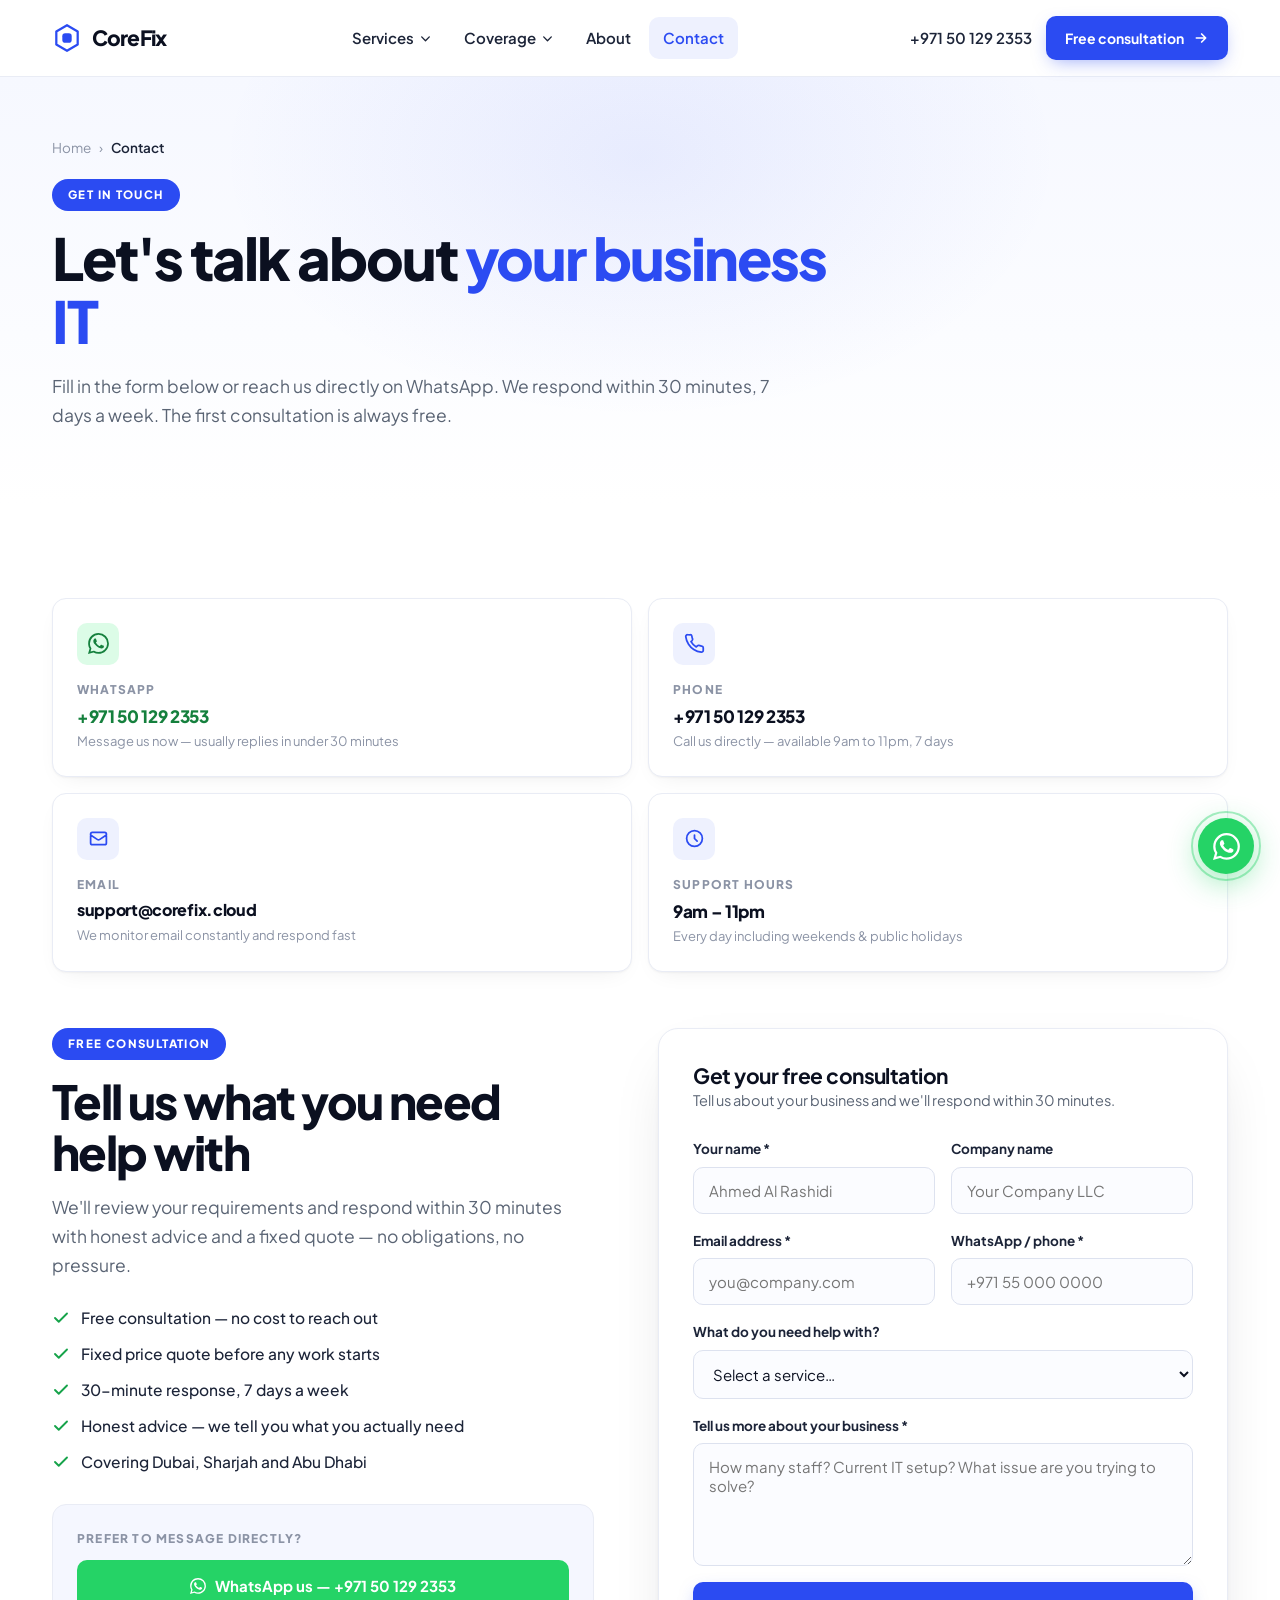
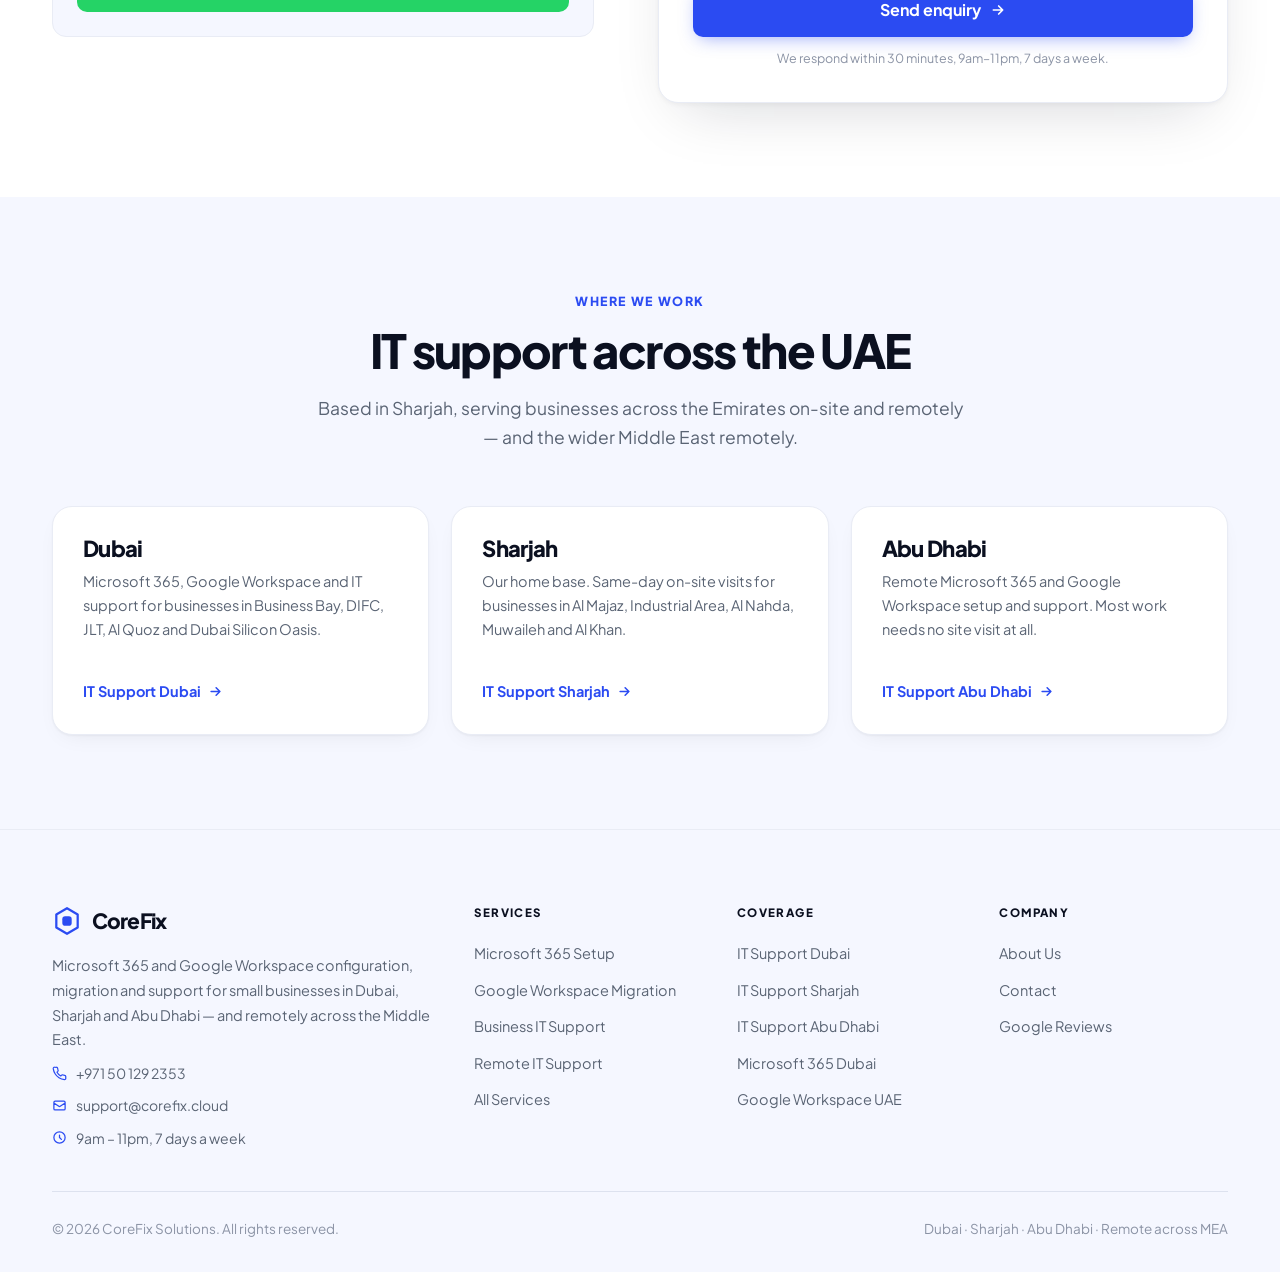
<file: contact.html>
<!DOCTYPE html>
<html lang="en">
<head>
<meta charset="UTF-8">
<meta name="viewport" content="width=device-width,initial-scale=1">
<meta name="author" content="CoreFix Solutions">
<meta name="robots" content="index, follow, max-snippet:-1, max-image-preview:large, max-video-preview:-1">
<meta name="geo.region" content="AE">
<meta name="geo.placename" content="Dubai, Sharjah, Abu Dhabi, United Arab Emirates">
<meta name="theme-color" content="#2B4BF2">
<link rel="preconnect" href="https://fonts.googleapis.com">
<link rel="preconnect" href="https://fonts.gstatic.com" crossorigin>
<link href="https://fonts.googleapis.com/css2?family=Plus+Jakarta+Sans:wght@400;500;600;700;800&family=IBM+Plex+Mono:wght@400;500&display=swap" rel="stylesheet">
<link rel="stylesheet" href="style.css">
<link rel="apple-touch-icon" sizes="180x180" href="apple-touch-icon.png">
<link rel="icon" type="image/png" sizes="32x32" href="favicon-32x32.png">
<link rel="icon" type="image/png" sizes="16x16" href="favicon-16x16.png">
<link rel="manifest" href="site.webmanifest">
<script async src="https://www.googletagmanager.com/gtag/js?id=G-E2PS5NH8T0"></script>
<script>window.dataLayer=window.dataLayer||[];function gtag(){dataLayer.push(arguments);}gtag('js',new Date());gtag('config','G-E2PS5NH8T0');</script>
<title>Contact CoreFix Solutions | IT Consultancy UAE</title>
<meta name="description" content="Contact CoreFix Solutions for IT consultancy in Dubai, Sharjah &amp; Abu Dhabi. WhatsApp, phone or email &mdash; 30-minute response. Free consultation.">
<meta name="keywords" content="contact CoreFix, IT support UAE contact, Microsoft 365 consultation UAE, IT consultancy Dubai contact">
<link rel="canonical" href="https://corefix.cloud/contact.html">
<meta property="og:type" content="website">
<meta property="og:site_name" content="CoreFix Solutions">
<meta property="og:title" content="Contact CoreFix Solutions | IT Consultancy UAE">
<meta property="og:description" content="Contact CoreFix Solutions for IT consultancy in Dubai, Sharjah &amp; Abu Dhabi. WhatsApp, phone or email &mdash; 30-minute response. Free consultation.">
<meta property="og:url" content="https://corefix.cloud/contact.html">
<meta property="og:image" content="https://corefix.cloud/og-image.jpg">
<meta property="og:image:width" content="1200">
<meta property="og:image:height" content="630">
<meta property="og:locale" content="en_AE">
<meta name="twitter:card" content="summary_large_image">
<meta name="twitter:title" content="Contact CoreFix Solutions | IT Consultancy UAE">
<meta name="twitter:description" content="Contact CoreFix Solutions for IT consultancy in Dubai, Sharjah &amp; Abu Dhabi. WhatsApp, phone or email &mdash; 30-minute response. Free consultation.">
<meta name="twitter:image" content="https://corefix.cloud/og-image.jpg">
<script type="application/ld+json">{"@context":"https://schema.org","@type":"BreadcrumbList","itemListElement":[{"@type":"ListItem","position":1,"name":"Home","item":"https://corefix.cloud/"},{"@type":"ListItem","position":2,"name":"Contact","item":"https://corefix.cloud/contact.html"}]}</script>
<script type="application/ld+json">{"@context":"https://schema.org","@type":"ContactPage","url":"https://corefix.cloud/contact.html","name":"Contact CoreFix Solutions","description":"Contact CoreFix Solutions for IT consultancy in Dubai, Sharjah and Abu Dhabi. WhatsApp, phone, or email - we respond within 30 minutes.","mainEntity":{"@type":"ProfessionalService","name":"CoreFix Solutions","telephone":"+971501292353","email":"support@corefix.cloud","openingHoursSpecification":[{"@type":"OpeningHoursSpecification","dayOfWeek":["Monday","Tuesday","Wednesday","Thursday","Friday","Saturday","Sunday"],"opens":"09:00","closes":"23:00"}],"areaServed":[{"@type":"City","name":"Dubai"},{"@type":"City","name":"Sharjah"},{"@type":"City","name":"Abu Dhabi"}]}}</script>
</head>
<body>
<a href="https://wa.me/971501292353?text=Hi%2C%20I%20need%20IT%20support%20for%20my%20business" target="_blank" rel="noopener noreferrer" class="wa" aria-label="Chat with us on WhatsApp"><span class="wa-r"></span><svg viewBox="0 0 24 24" fill="currentColor" aria-hidden="true"><path d="M17.5 14.4c-.3-.2-1.8-.9-2-1-.3-.1-.5-.1-.7.1-.2.3-.8 1-.9 1.2-.2.2-.4.2-.6.1-.3-.2-1.3-.5-2.4-1.5-.9-.8-1.5-1.8-1.7-2.1-.2-.3 0-.5.1-.6l.5-.5.3-.5c.1-.2 0-.4 0-.5-.1-.1-.7-1.6-.9-2.2-.2-.6-.5-.5-.7-.5h-.6c-.2 0-.5.1-.8.4-.3.3-1 1-1 2.5s1.1 2.9 1.2 3.1c.2.2 2.1 3.2 5.1 4.5.7.3 1.3.5 1.7.6.7.2 1.4.2 1.9.1.6-.1 1.8-.7 2-1.4.2-.7.2-1.3.2-1.4-.1-.1-.3-.2-.6-.4M12 21.8a9.9 9.9 0 0 1-5-1.4l-.4-.2-3.7 1 1-3.6-.2-.4A9.9 9.9 0 0 1 2.2 12 9.9 9.9 0 0 1 12 2.1a9.8 9.8 0 0 1 7 2.9 9.8 9.8 0 0 1 2.9 7A9.9 9.9 0 0 1 12 21.8m8.4-18.3A11.8 11.8 0 0 0 12 0C5.5 0 .2 5.3.2 11.9c0 2.1.5 4.1 1.6 5.9L0 24l6.3-1.7a11.9 11.9 0 0 0 5.7 1.5c6.6 0 11.9-5.3 11.9-11.9a11.8 11.8 0 0 0-3.5-8.4"/></svg></a>
<a href="#main" class="skip">Skip to content</a>
<nav class="nav"><div class="wrap nav-in">
  <a href="index.html" class="logo" aria-label="CoreFix Solutions home"><svg viewBox="0 0 32 32" fill="none" aria-hidden="true"><path d="M16 2.4 27.4 9v14L16 29.6 4.6 23V9L16 2.4Z" stroke="#2B4BF2" stroke-width="2.4" stroke-linejoin="round"/><rect x="11" y="11" width="10" height="10" rx="3" fill="#2B4BF2"/></svg>CoreFix</a>
  <ul class="nav-l">
    <li class="dd"><a href="services.html" class="ddt">Services <span class="dd-a"><svg fill="none" stroke="currentColor" stroke-width="2.5" stroke-linecap="round" stroke-linejoin="round" viewBox="0 0 24 24" aria-hidden="true"><path d="M19 9l-7 7-7-7"/></svg></span></a>
      <div class="dd-m">
        <a href="microsoft-365.html"><span class="dd-ic ico-w"><img src="logos/microsoft-365.svg" alt="Microsoft 365" class="blogo" width="48" height="48" loading="lazy" decoding="async"></span><span><span class="dd-t">Microsoft 365</span><span class="dd-s">Tenant setup &amp; migration</span></span></a>
        <a href="google-workspace.html"><span class="dd-ic ico-w"><img src="logos/google-workspace.svg" alt="Google Workspace" class="blogo" width="48" height="48" loading="lazy" decoding="async"></span><span><span class="dd-t">Google Workspace</span><span class="dd-s">Migration &amp; admin setup</span></span></a>
        <a href="it-support.html"><span class="dd-ic"><svg fill="none" stroke="currentColor" stroke-width="2" stroke-linecap="round" stroke-linejoin="round" viewBox="0 0 24 24" aria-hidden="true"><path d="M9.8 17 9 20l-1 1h8l-1-1-.8-3M3 13h18M5 17h14a2 2 0 0 0 2-2V5a2 2 0 0 0-2-2H5a2 2 0 0 0-2 2v10a2 2 0 0 0 2 2Z"/></svg></span><span><span class="dd-t">IT Support</span><span class="dd-s">Ongoing &amp; project work</span></span></a>
        <div class="dd-sep"></div>
        <a href="remote-support.html"><span class="dd-ic" style="background:var(--green-b)"><svg fill="none" stroke="currentColor" stroke-width="2" stroke-linecap="round" stroke-linejoin="round" viewBox="0 0 24 24" aria-hidden="true"><path d="M13 10V3L4 14h7v7l9-11h-7Z"/></svg></span><span><span class="dd-t" style="color:var(--green-t)">Remote Support</span><span class="dd-s">Available now · UAE-wide</span></span></a>
      </div>
    </li>
    <li class="dd"><a href="it-support-dubai.html" class="ddt">Coverage <span class="dd-a"><svg fill="none" stroke="currentColor" stroke-width="2.5" stroke-linecap="round" stroke-linejoin="round" viewBox="0 0 24 24" aria-hidden="true"><path d="M19 9l-7 7-7-7"/></svg></span></a>
      <div class="dd-m">
        <a href="it-support-dubai.html"><span class="dd-ic"><svg fill="none" stroke="currentColor" stroke-width="2" stroke-linecap="round" stroke-linejoin="round" viewBox="0 0 24 24" aria-hidden="true"><path d="M20 10c0 6-8 12-8 12s-8-6-8-12a8 8 0 0 1 16 0Z"/><circle cx="12" cy="10" r="3"/></svg></span><span><span class="dd-t">Dubai</span><span class="dd-s">On-site &amp; remote</span></span></a>
        <a href="it-support-sharjah.html"><span class="dd-ic"><svg fill="none" stroke="currentColor" stroke-width="2" stroke-linecap="round" stroke-linejoin="round" viewBox="0 0 24 24" aria-hidden="true"><path d="M20 10c0 6-8 12-8 12s-8-6-8-12a8 8 0 0 1 16 0Z"/><circle cx="12" cy="10" r="3"/></svg></span><span><span class="dd-t">Sharjah</span><span class="dd-s">Our base · same-day on-site</span></span></a>
        <a href="it-support-abu-dhabi.html"><span class="dd-ic"><svg fill="none" stroke="currentColor" stroke-width="2" stroke-linecap="round" stroke-linejoin="round" viewBox="0 0 24 24" aria-hidden="true"><path d="M20 10c0 6-8 12-8 12s-8-6-8-12a8 8 0 0 1 16 0Z"/><circle cx="12" cy="10" r="3"/></svg></span><span><span class="dd-t">Abu Dhabi</span><span class="dd-s">Remote delivery</span></span></a>
        <div class="dd-sep"></div>
        <a href="microsoft-365-dubai.html"><span class="dd-ic ico-w"><img src="logos/microsoft-365.svg" alt="Microsoft 365" class="blogo" width="48" height="48" loading="lazy" decoding="async"></span><span><span class="dd-t">Microsoft 365 Dubai</span><span class="dd-s">Business Bay, DIFC, JLT</span></span></a>
        <a href="google-workspace-uae.html"><span class="dd-ic ico-w"><img src="logos/google-workspace.svg" alt="Google Workspace" class="blogo" width="48" height="48" loading="lazy" decoding="async"></span><span><span class="dd-t">Google Workspace UAE</span><span class="dd-s">Across all emirates</span></span></a>
      </div>
    </li>
    <li><a href="about.html" class="">About</a></li>
    <li><a href="contact.html" class=" on">Contact</a></li>
  </ul>
  <div class="nav-r">
    <a href="tel:+971501292353" class="nav-tel">+971 50 129 2353</a>
    <a href="contact.html" class="btn b-blue b-sm">Free consultation <span class="arw"><svg fill="none" stroke="currentColor" stroke-width="2.5" stroke-linecap="round" stroke-linejoin="round" viewBox="0 0 24 24" aria-hidden="true"><path d="M5 12h14M13 6l6 6-6 6"/></svg></span></a>
    <button class="ham" id="ham" aria-label="Open menu" aria-expanded="false"><svg fill="none" stroke="currentColor" stroke-width="2" stroke-linecap="round" stroke-linejoin="round" viewBox="0 0 24 24" aria-hidden="true"><path d="M19 9l-7 7-7-7"/></svg></button>
  </div>
</div></nav>

<div class="mnav" id="mnav">
  <div class="mnav-top">
    <a href="index.html" class="logo"><svg viewBox="0 0 32 32" fill="none" aria-hidden="true"><path d="M16 2.4 27.4 9v14L16 29.6 4.6 23V9L16 2.4Z" stroke="#2B4BF2" stroke-width="2.4" stroke-linejoin="round"/><rect x="11" y="11" width="10" height="10" rx="3" fill="#2B4BF2"/></svg>CoreFix</a>
    <button class="ham" id="hamx" aria-label="Close menu"><svg fill="none" stroke="currentColor" stroke-width="2.5" stroke-linecap="round" stroke-linejoin="round" viewBox="0 0 24 24" aria-hidden="true"><path d="M12 5v14M5 12h14"/></svg></button>
  </div>
  <p class="mnav-h">Services</p>
  <a href="microsoft-365.html" class="mi"><span class="dd-ic ico-w"><img src="logos/microsoft-365.svg" alt="Microsoft 365" class="blogo" width="48" height="48" loading="lazy" decoding="async"></span>Microsoft 365 Setup</a>
  <a href="google-workspace.html" class="mi"><span class="dd-ic ico-w"><img src="logos/google-workspace.svg" alt="Google Workspace" class="blogo" width="48" height="48" loading="lazy" decoding="async"></span>Google Workspace</a>
  <a href="it-support.html" class="mi"><span class="dd-ic"><svg fill="none" stroke="currentColor" stroke-width="2" stroke-linecap="round" stroke-linejoin="round" viewBox="0 0 24 24" aria-hidden="true"><path d="M9.8 17 9 20l-1 1h8l-1-1-.8-3M3 13h18M5 17h14a2 2 0 0 0 2-2V5a2 2 0 0 0-2-2H5a2 2 0 0 0-2 2v10a2 2 0 0 0 2 2Z"/></svg></span>IT Support</a>
  <a href="remote-support.html" class="mi"><span class="dd-ic" style="background:var(--green-b)"><svg fill="none" stroke="currentColor" stroke-width="2" stroke-linecap="round" stroke-linejoin="round" viewBox="0 0 24 24" aria-hidden="true"><path d="M13 10V3L4 14h7v7l9-11h-7Z"/></svg></span>Remote Support</a>
  <p class="mnav-h">Coverage</p>
  <a href="it-support-dubai.html" class="mi"><span class="dd-ic"><svg fill="none" stroke="currentColor" stroke-width="2" stroke-linecap="round" stroke-linejoin="round" viewBox="0 0 24 24" aria-hidden="true"><path d="M20 10c0 6-8 12-8 12s-8-6-8-12a8 8 0 0 1 16 0Z"/><circle cx="12" cy="10" r="3"/></svg></span>Dubai</a>
  <a href="it-support-sharjah.html" class="mi"><span class="dd-ic"><svg fill="none" stroke="currentColor" stroke-width="2" stroke-linecap="round" stroke-linejoin="round" viewBox="0 0 24 24" aria-hidden="true"><path d="M20 10c0 6-8 12-8 12s-8-6-8-12a8 8 0 0 1 16 0Z"/><circle cx="12" cy="10" r="3"/></svg></span>Sharjah</a>
  <a href="it-support-abu-dhabi.html" class="mi"><span class="dd-ic"><svg fill="none" stroke="currentColor" stroke-width="2" stroke-linecap="round" stroke-linejoin="round" viewBox="0 0 24 24" aria-hidden="true"><path d="M20 10c0 6-8 12-8 12s-8-6-8-12a8 8 0 0 1 16 0Z"/><circle cx="12" cy="10" r="3"/></svg></span>Abu Dhabi</a>
  <a href="services.html" class="ml">All Services</a>
  <a href="about.html" class="ml">About</a>
  <a href="contact.html" class="ml">Contact</a>
  <div class="mnav-cta">
    <a href="contact.html" class="btn b-blue b-lg b-full">Free consultation</a>
    <a href="https://wa.me/971501292353?text=Hi%2C%20I%20need%20IT%20support%20for%20my%20business" target="_blank" rel="noopener" class="btn b-wa b-lg b-full">WhatsApp us</a>
  </div>
</div>
<main id="main">
<header class="phero"><div class="wrap"><div class="phero-in">
  <nav class="crumb" aria-label="Breadcrumb"><a href="index.html">Home</a><span>&rsaquo;</span><span class="on">Contact</span></nav>
  <span class="eb-pill">Get in touch</span>
  <h1 class="h1">Let's talk about <span style="color:var(--blue)">your business IT</span></h1>
  <p class="lead">Fill in the form below or reach us directly on WhatsApp. We respond within 30 minutes, 7 days a week. The first consultation is always free.</p>
</div></div></header>

<section class="sec"><div class="wrap">
  <div class="ccards rv" style="margin-bottom:56px">
    <a href="https://wa.me/971501292353?text=Hi%2C%20I%20need%20IT%20support%20for%20my%20business" target="_blank" rel="noopener noreferrer" class="ccard">
      <div class="ccard-i grn"><svg viewBox="0 0 24 24" fill="currentColor" aria-hidden="true"><path d="M17.5 14.4c-.3-.2-1.8-.9-2-1-.3-.1-.5-.1-.7.1-.2.3-.8 1-.9 1.2-.2.2-.4.2-.6.1-.3-.2-1.3-.5-2.4-1.5-.9-.8-1.5-1.8-1.7-2.1-.2-.3 0-.5.1-.6l.5-.5.3-.5c.1-.2 0-.4 0-.5-.1-.1-.7-1.6-.9-2.2-.2-.6-.5-.5-.7-.5h-.6c-.2 0-.5.1-.8.4-.3.3-1 1-1 2.5s1.1 2.9 1.2 3.1c.2.2 2.1 3.2 5.1 4.5.7.3 1.3.5 1.7.6.7.2 1.4.2 1.9.1.6-.1 1.8-.7 2-1.4.2-.7.2-1.3.2-1.4-.1-.1-.3-.2-.6-.4M12 21.8a9.9 9.9 0 0 1-5-1.4l-.4-.2-3.7 1 1-3.6-.2-.4A9.9 9.9 0 0 1 2.2 12 9.9 9.9 0 0 1 12 2.1a9.8 9.8 0 0 1 7 2.9 9.8 9.8 0 0 1 2.9 7A9.9 9.9 0 0 1 12 21.8m8.4-18.3A11.8 11.8 0 0 0 12 0C5.5 0 .2 5.3.2 11.9c0 2.1.5 4.1 1.6 5.9L0 24l6.3-1.7a11.9 11.9 0 0 0 5.7 1.5c6.6 0 11.9-5.3 11.9-11.9a11.8 11.8 0 0 0-3.5-8.4"/></svg></div>
      <div class="ccard-t">WhatsApp</div>
      <div class="ccard-v" style="color:var(--green-t)">+971 50 129 2353</div>
      <div class="ccard-s">Message us now &mdash; usually replies in under 30 minutes</div>
    </a>
    <a href="tel:+971501292353" class="ccard">
      <div class="ccard-i"><svg fill="none" stroke="currentColor" stroke-width="2" stroke-linecap="round" stroke-linejoin="round" viewBox="0 0 24 24" aria-hidden="true"><path d="M22 16.9v3a2 2 0 0 1-2.2 2 19.8 19.8 0 0 1-8.6-3.1 19.5 19.5 0 0 1-6-6A19.8 19.8 0 0 1 2 4.2 2 2 0 0 1 4 2h3a2 2 0 0 1 2 1.7c.1 1 .4 1.9.7 2.8a2 2 0 0 1-.4 2.1L8 9.9a16 16 0 0 0 6 6l1.3-1.3a2 2 0 0 1 2.1-.4c.9.3 1.8.6 2.8.7A2 2 0 0 1 22 16.9Z"/></svg></div>
      <div class="ccard-t">Phone</div>
      <div class="ccard-v">+971 50 129 2353</div>
      <div class="ccard-s">Call us directly &mdash; available 9am to 11pm, 7 days</div>
    </a>
    <a href="mailto:support@corefix.cloud" class="ccard">
      <div class="ccard-i"><svg fill="none" stroke="currentColor" stroke-width="2" stroke-linecap="round" stroke-linejoin="round" viewBox="0 0 24 24" aria-hidden="true"><path d="M3 8l7.9 5.3a2 2 0 0 0 2.2 0L21 8M5 19h14a2 2 0 0 0 2-2V7a2 2 0 0 0-2-2H5a2 2 0 0 0-2 2v10a2 2 0 0 0 2 2Z"/></svg></div>
      <div class="ccard-t">Email</div>
      <div class="ccard-v" style="font-size:16px">support@corefix.cloud</div>
      <div class="ccard-s">We monitor email constantly and respond fast</div>
    </a>
    <div class="ccard">
      <div class="ccard-i"><svg fill="none" stroke="currentColor" stroke-width="2" stroke-linecap="round" stroke-linejoin="round" viewBox="0 0 24 24" aria-hidden="true"><circle cx="12" cy="12" r="9"/><path d="M12 8v4l3 3"/></svg></div>
      <div class="ccard-t">Support hours</div>
      <div class="ccard-v">9am &ndash; 11pm</div>
      <div class="ccard-s">Every day including weekends &amp; public holidays</div>
    </div>
  </div>

  <div class="fgrid">
    <div class="rv">
      <span class="eb-pill">Free consultation</span>
      <h2 class="h2 h2-l">Tell us what you need help with</h2>
      <p class="lead" style="margin-top:16px">We'll review your requirements and respond within 30 minutes with honest advice and a fixed quote &mdash; no obligations, no pressure.</p>
      <ul class="cl cl-g" style="margin-top:26px">
        <li><svg fill="none" stroke="currentColor" stroke-width="2.5" stroke-linecap="round" stroke-linejoin="round" viewBox="0 0 24 24" aria-hidden="true"><path d="M20 6 9 17l-5-5"/></svg>Free consultation &mdash; no cost to reach out</li>
        <li><svg fill="none" stroke="currentColor" stroke-width="2.5" stroke-linecap="round" stroke-linejoin="round" viewBox="0 0 24 24" aria-hidden="true"><path d="M20 6 9 17l-5-5"/></svg>Fixed price quote before any work starts</li>
        <li><svg fill="none" stroke="currentColor" stroke-width="2.5" stroke-linecap="round" stroke-linejoin="round" viewBox="0 0 24 24" aria-hidden="true"><path d="M20 6 9 17l-5-5"/></svg>30-minute response, 7 days a week</li>
        <li><svg fill="none" stroke="currentColor" stroke-width="2.5" stroke-linecap="round" stroke-linejoin="round" viewBox="0 0 24 24" aria-hidden="true"><path d="M20 6 9 17l-5-5"/></svg>Honest advice &mdash; we tell you what you actually need</li>
        <li><svg fill="none" stroke="currentColor" stroke-width="2.5" stroke-linecap="round" stroke-linejoin="round" viewBox="0 0 24 24" aria-hidden="true"><path d="M20 6 9 17l-5-5"/></svg>Covering Dubai, Sharjah and Abu Dhabi</li>
      </ul>
      <div style="margin-top:30px;padding:24px;background:var(--blue-lt2);border:1px solid var(--line);border-radius:var(--r)">
        <div class="ccard-t" style="margin-bottom:12px">Prefer to message directly?</div>
        <a href="https://wa.me/971501292353?text=Hi%2C%20I%20need%20IT%20support%20for%20my%20business" target="_blank" rel="noopener" class="btn b-wa b-full"><svg viewBox="0 0 24 24" fill="currentColor" aria-hidden="true"><path d="M17.5 14.4c-.3-.2-1.8-.9-2-1-.3-.1-.5-.1-.7.1-.2.3-.8 1-.9 1.2-.2.2-.4.2-.6.1-.3-.2-1.3-.5-2.4-1.5-.9-.8-1.5-1.8-1.7-2.1-.2-.3 0-.5.1-.6l.5-.5.3-.5c.1-.2 0-.4 0-.5-.1-.1-.7-1.6-.9-2.2-.2-.6-.5-.5-.7-.5h-.6c-.2 0-.5.1-.8.4-.3.3-1 1-1 2.5s1.1 2.9 1.2 3.1c.2.2 2.1 3.2 5.1 4.5.7.3 1.3.5 1.7.6.7.2 1.4.2 1.9.1.6-.1 1.8-.7 2-1.4.2-.7.2-1.3.2-1.4-.1-.1-.3-.2-.6-.4M12 21.8a9.9 9.9 0 0 1-5-1.4l-.4-.2-3.7 1 1-3.6-.2-.4A9.9 9.9 0 0 1 2.2 12 9.9 9.9 0 0 1 12 2.1a9.8 9.8 0 0 1 7 2.9 9.8 9.8 0 0 1 2.9 7A9.9 9.9 0 0 1 12 21.8m8.4-18.3A11.8 11.8 0 0 0 12 0C5.5 0 .2 5.3.2 11.9c0 2.1.5 4.1 1.6 5.9L0 24l6.3-1.7a11.9 11.9 0 0 0 5.7 1.5c6.6 0 11.9-5.3 11.9-11.9a11.8 11.8 0 0 0-3.5-8.4"/></svg> WhatsApp us &mdash; +971 50 129 2353</a>
      </div>
    </div>

    <div class="rv rv-1">
      <div class="fbox">
        <h2 class="h3">Get your free consultation</h2>
        <p class="sub">Tell us about your business and we'll respond within 30 minutes.</p>
        <form id="cform" action="https://formspree.io/f/mwvrkkgk" method="POST">
          <input type="hidden" name="_subject" value="New Business Enquiry &ndash; CoreFix Solutions">
          <div class="frow">
            <div class="fgr"><label for="name">Your name *</label><input type="text" id="name" name="name" class="fin" placeholder="Ahmed Al Rashidi" required autocomplete="name"></div>
            <div class="fgr"><label for="company">Company name</label><input type="text" id="company" name="company" class="fin" placeholder="Your Company LLC" autocomplete="organization"></div>
          </div>
          <div class="frow">
            <div class="fgr"><label for="email">Email address *</label><input type="email" id="email" name="email" class="fin" placeholder="you@company.com" required autocomplete="email"></div>
            <div class="fgr"><label for="phone">WhatsApp / phone *</label><input type="tel" id="phone" name="phone" class="fin" placeholder="+971 55 000 0000" required autocomplete="tel"></div>
          </div>
          <div class="fgr">
            <label for="service">What do you need help with?</label>
            <select id="service" name="service" class="fin">
              <option value="">Select a service&hellip;</option>
              <option>Microsoft 365 Setup &amp; Management</option>
              <option>Google Workspace Migration or Setup</option>
              <option>Business Email Configuration</option>
              <option>Ongoing IT Support</option>
              <option>Cloud Solutions</option>
              <option>Remote IT Support</option>
              <option>Other / Not Sure</option>
            </select>
          </div>
          <div class="fgr"><label for="message">Tell us more about your business *</label><textarea id="message" name="message" class="fin" rows="5" placeholder="How many staff? Current IT setup? What issue are you trying to solve?" required></textarea></div>
          <button type="submit" class="btn b-blue b-lg b-full">Send enquiry <span class="arw"><svg fill="none" stroke="currentColor" stroke-width="2.5" stroke-linecap="round" stroke-linejoin="round" viewBox="0 0 24 24" aria-hidden="true"><path d="M5 12h14M13 6l6 6-6 6"/></svg></span></button>
          <p class="fnote">We respond within 30 minutes, 9am&ndash;11pm, 7 days a week.</p>
        </form>
      </div>
    </div>
  </div>
</div></section>

<div id="modal" role="dialog" aria-modal="true" aria-labelledby="mt">
  <div class="mcard">
    <div class="mic"><svg fill="none" stroke="currentColor" stroke-width="3" stroke-linecap="round" stroke-linejoin="round" viewBox="0 0 24 24" aria-hidden="true"><path d="M20 6 9 17l-5-5"/></svg></div>
    <h3 class="h3" id="mt">Enquiry received</h3>
    <p>Thank you. We'll review your requirements and respond within 30 minutes via <strong>support@corefix.cloud</strong> or WhatsApp.</p>
    <button onclick="closeModal()" class="btn b-blue b-full">Close</button>
  </div>
</div>

<section class="sec sec-tint"><div class="wrap">
  <div class="sec-hd rv" style="text-align:center">
    <span class="eb">Where we work</span><h2 class="h2">IT support across the UAE</h2><p class="lead lead-c">Based in Sharjah, serving businesses across the Emirates on-site and remotely &mdash; and the wider Middle East remotely.</p>
  </div>
  <div class="ag rv">
    <article class="ac"><h3 class="ac-c">Dubai</h3><p>Microsoft 365, Google Workspace and IT support for businesses in Business Bay, DIFC, JLT, Al Quoz and Dubai Silicon Oasis.</p><a href="it-support-dubai.html" class="fc-link">IT Support Dubai <span class="arw"><svg fill="none" stroke="currentColor" stroke-width="2.5" stroke-linecap="round" stroke-linejoin="round" viewBox="0 0 24 24" aria-hidden="true"><path d="M5 12h14M13 6l6 6-6 6"/></svg></span></a></article>
    <article class="ac"><h3 class="ac-c">Sharjah</h3><p>Our home base. Same-day on-site visits for businesses in Al Majaz, Industrial Area, Al Nahda, Muwaileh and Al Khan.</p><a href="it-support-sharjah.html" class="fc-link">IT Support Sharjah <span class="arw"><svg fill="none" stroke="currentColor" stroke-width="2.5" stroke-linecap="round" stroke-linejoin="round" viewBox="0 0 24 24" aria-hidden="true"><path d="M5 12h14M13 6l6 6-6 6"/></svg></span></a></article>
    <article class="ac"><h3 class="ac-c">Abu Dhabi</h3><p>Remote Microsoft 365 and Google Workspace setup and support. Most work needs no site visit at all.</p><a href="it-support-abu-dhabi.html" class="fc-link">IT Support Abu Dhabi <span class="arw"><svg fill="none" stroke="currentColor" stroke-width="2.5" stroke-linecap="round" stroke-linejoin="round" viewBox="0 0 24 24" aria-hidden="true"><path d="M5 12h14M13 6l6 6-6 6"/></svg></span></a></article>
  </div>
</div></section>
</main>
<footer class="ft"><div class="wrap">
  <div class="ft-top">
    <div>
      <a href="index.html" class="logo"><svg viewBox="0 0 32 32" fill="none" aria-hidden="true"><path d="M16 2.4 27.4 9v14L16 29.6 4.6 23V9L16 2.4Z" stroke="#2B4BF2" stroke-width="2.4" stroke-linejoin="round"/><rect x="11" y="11" width="10" height="10" rx="3" fill="#2B4BF2"/></svg>CoreFix</a>
      <p class="ft-p">Microsoft 365 and Google Workspace configuration, migration and support for small businesses in Dubai, Sharjah and Abu Dhabi — and remotely across the Middle East.</p>
      <div class="ft-c"><svg fill="none" stroke="currentColor" stroke-width="2" stroke-linecap="round" stroke-linejoin="round" viewBox="0 0 24 24" aria-hidden="true"><path d="M22 16.9v3a2 2 0 0 1-2.2 2 19.8 19.8 0 0 1-8.6-3.1 19.5 19.5 0 0 1-6-6A19.8 19.8 0 0 1 2 4.2 2 2 0 0 1 4 2h3a2 2 0 0 1 2 1.7c.1 1 .4 1.9.7 2.8a2 2 0 0 1-.4 2.1L8 9.9a16 16 0 0 0 6 6l1.3-1.3a2 2 0 0 1 2.1-.4c.9.3 1.8.6 2.8.7A2 2 0 0 1 22 16.9Z"/></svg><a href="tel:+971501292353">+971 50 129 2353</a></div>
      <div class="ft-c"><svg fill="none" stroke="currentColor" stroke-width="2" stroke-linecap="round" stroke-linejoin="round" viewBox="0 0 24 24" aria-hidden="true"><path d="M3 8l7.9 5.3a2 2 0 0 0 2.2 0L21 8M5 19h14a2 2 0 0 0 2-2V7a2 2 0 0 0-2-2H5a2 2 0 0 0-2 2v10a2 2 0 0 0 2 2Z"/></svg><a href="mailto:support@corefix.cloud">support@corefix.cloud</a></div>
      <div class="ft-c"><svg fill="none" stroke="currentColor" stroke-width="2" stroke-linecap="round" stroke-linejoin="round" viewBox="0 0 24 24" aria-hidden="true"><circle cx="12" cy="12" r="9"/><path d="M12 8v4l3 3"/></svg><span>9am – 11pm, 7 days a week</span></div>
    </div>
    <div>
      <p class="ft-h">Services</p>
      <ul class="ft-l">
        <li><a href="microsoft-365.html">Microsoft 365 Setup</a></li>
        <li><a href="google-workspace.html">Google Workspace Migration</a></li>
        <li><a href="it-support.html">Business IT Support</a></li>
        <li><a href="remote-support.html">Remote IT Support</a></li>
        <li><a href="services.html">All Services</a></li>
      </ul>
    </div>
    <div>
      <p class="ft-h">Coverage</p>
      <ul class="ft-l">
        <li><a href="it-support-dubai.html">IT Support Dubai</a></li>
        <li><a href="it-support-sharjah.html">IT Support Sharjah</a></li>
        <li><a href="it-support-abu-dhabi.html">IT Support Abu Dhabi</a></li>
        <li><a href="microsoft-365-dubai.html">Microsoft 365 Dubai</a></li>
        <li><a href="google-workspace-uae.html">Google Workspace UAE</a></li>
      </ul>
    </div>
    <div>
      <p class="ft-h">Company</p>
      <ul class="ft-l">
        <li><a href="about.html">About Us</a></li>
        <li><a href="contact.html">Contact</a></li>
        <li><a href="https://share.google/1KY686doRgPydYVxl" target="_blank" rel="noopener noreferrer">Google Reviews</a></li>
      </ul>
    </div>
  </div>
  <div class="ft-b">
    <span>&copy; 2026 CoreFix Solutions. All rights reserved.</span>
    <span>Dubai &middot; Sharjah &middot; Abu Dhabi &middot; Remote across MEA</span>
  </div>
</div></footer>
<script>
(function(){
  var o=new IntersectionObserver(function(e){e.forEach(function(x){if(x.isIntersecting){x.target.classList.add('in');o.unobserve(x.target)}})},{threshold:.1,rootMargin:'0px 0px -40px'});
  document.querySelectorAll('.rv').forEach(function(e){o.observe(e)});

  var dds=document.querySelectorAll('.nav-l .dd'),t;
  dds.forEach(function(d){
    function op(){clearTimeout(t);dds.forEach(function(x){if(x!==d)x.classList.remove('open')});d.classList.add('open')}
    function cl(){t=setTimeout(function(){d.classList.remove('open')},140)}
    d.addEventListener('mouseenter',op);d.addEventListener('mouseleave',cl);
    d.addEventListener('focusin',op);
    d.addEventListener('keydown',function(e){if(e.key==='Escape')d.classList.remove('open')});
  });
  document.addEventListener('click',function(e){dds.forEach(function(d){if(!d.contains(e.target))d.classList.remove('open')})});

  var mn=document.getElementById('mnav'),hm=document.getElementById('ham'),hx=document.getElementById('hamx');
  function tog(s){mn.classList.toggle('open',s);document.body.style.overflow=s?'hidden':'';hm.setAttribute('aria-expanded',s)}
  if(hm)hm.addEventListener('click',function(){tog(true)});
  if(hx)hx.addEventListener('click',function(){tog(false)});
  if(mn)mn.querySelectorAll('a').forEach(function(a){a.addEventListener('click',function(){tog(false)})});
  document.addEventListener('keydown',function(e){if(e.key==='Escape'&&mn&&mn.classList.contains('open'))tog(false)});

  document.querySelectorAll('.fq').forEach(function(b){
    b.addEventListener('click',function(){
      var i=b.parentElement,a=b.nextElementSibling,was=i.classList.contains('open');
      document.querySelectorAll('.fi').forEach(function(x){x.classList.remove('open');x.querySelector('.fa').style.maxHeight=null;x.querySelector('.fq').setAttribute('aria-expanded','false')});
      if(!was){i.classList.add('open');a.style.maxHeight=a.scrollHeight+'px';b.setAttribute('aria-expanded','true')}
    });
  });

  var pb=document.getElementById('pb');
  if(pb){var mt=document.getElementById('mqt'),p=false;
    pb.addEventListener('click',function(){p=!p;mt.classList.toggle('paused',p);
      pb.querySelector('span').textContent=p?'Resume scrolling':'Pause scrolling';pb.setAttribute('aria-pressed',p)})}

  var f=document.getElementById('cform');
  if(f){f.addEventListener('submit',function(e){
    e.preventDefault();
    var btn=f.querySelector('button[type=submit]'),orig=btn.textContent;
    btn.textContent='Sending…';btn.disabled=true;
    fetch(f.action,{method:'POST',body:new FormData(f),headers:{Accept:'application/json'}})
    .then(function(r){if(r.ok){document.getElementById('modal').classList.add('open');f.reset()}else{alert('Something went wrong. Please WhatsApp us on '+'+971 50 129 2353'+' instead.')}})
    .catch(function(){alert('Something went wrong. Please WhatsApp us on '+'+971 50 129 2353'+' instead.')})
    .finally(function(){btn.textContent=orig;btn.disabled=false})})}
  window.closeModal=function(){document.getElementById('modal').classList.remove('open')};
  var md=document.getElementById('modal');
  if(md)md.addEventListener('click',function(e){if(e.target===md)closeModal()});
})();
</script>
</body>
</html>
</file>
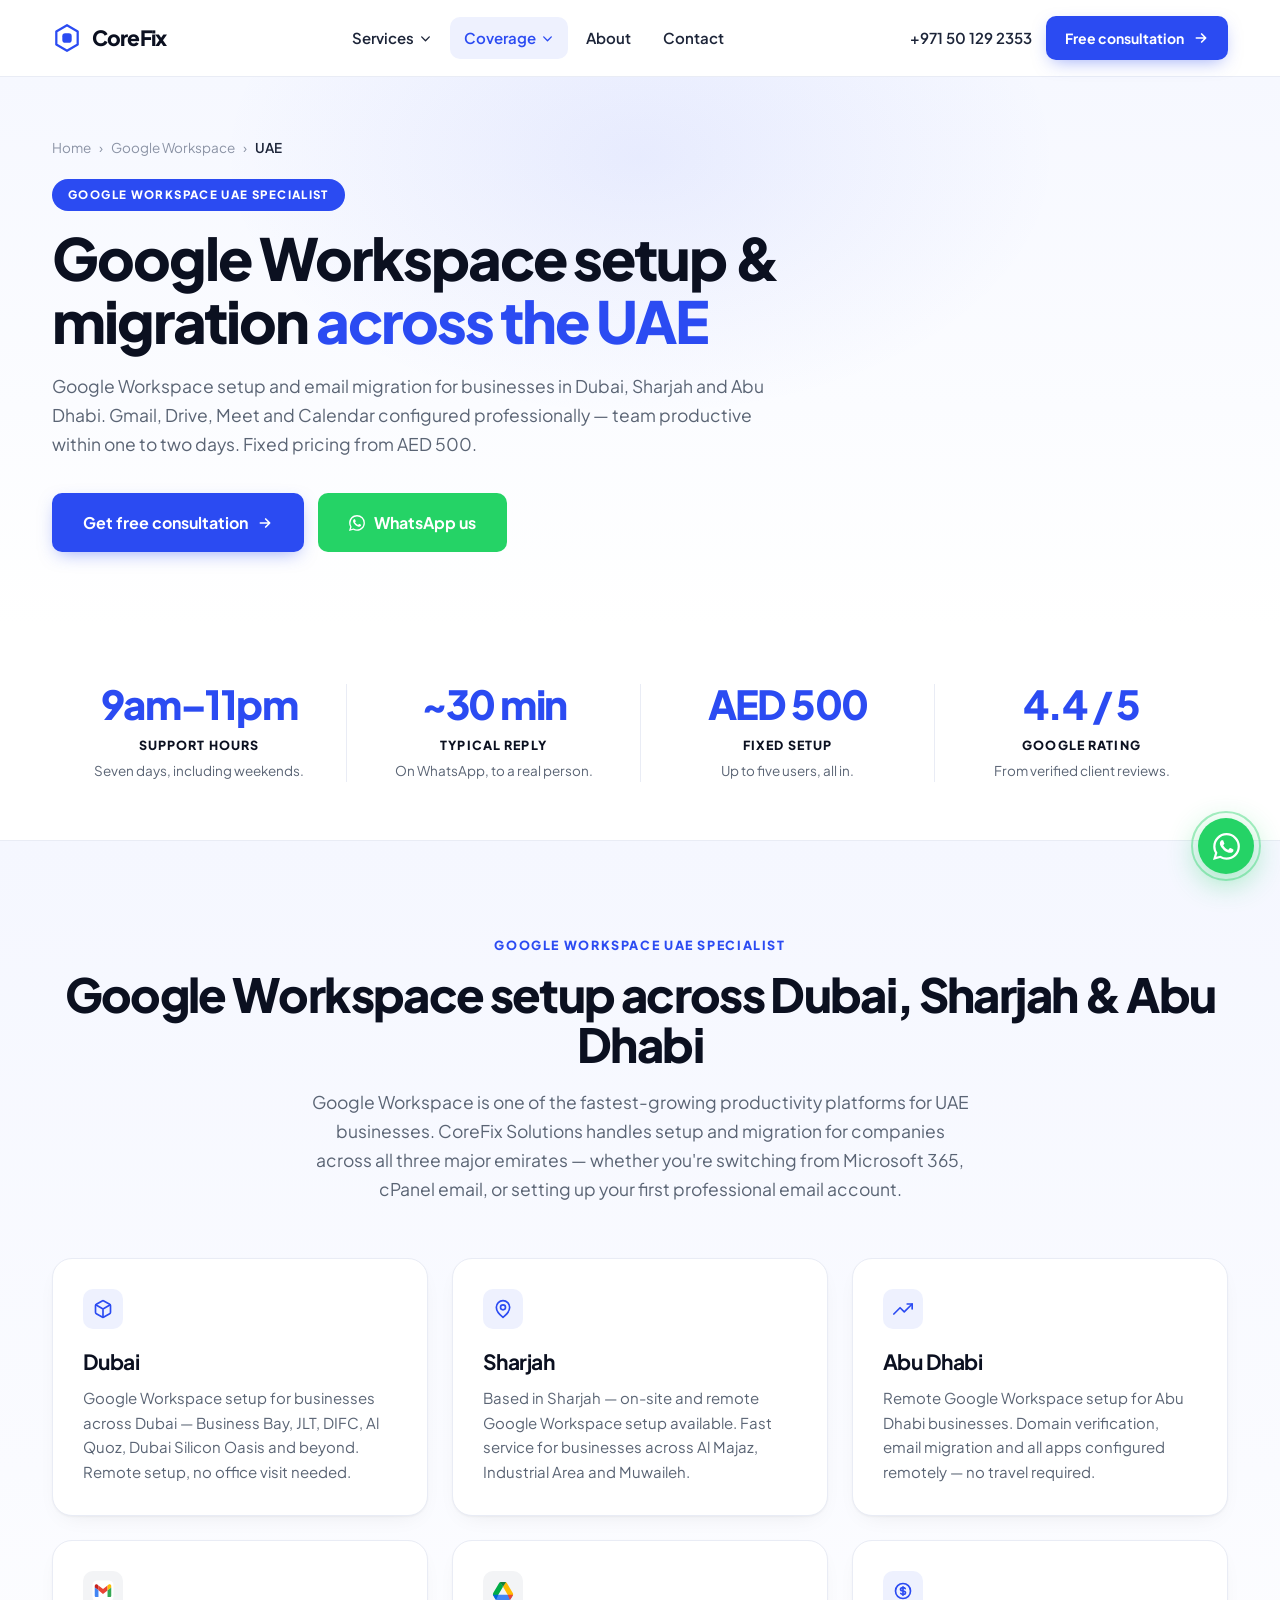
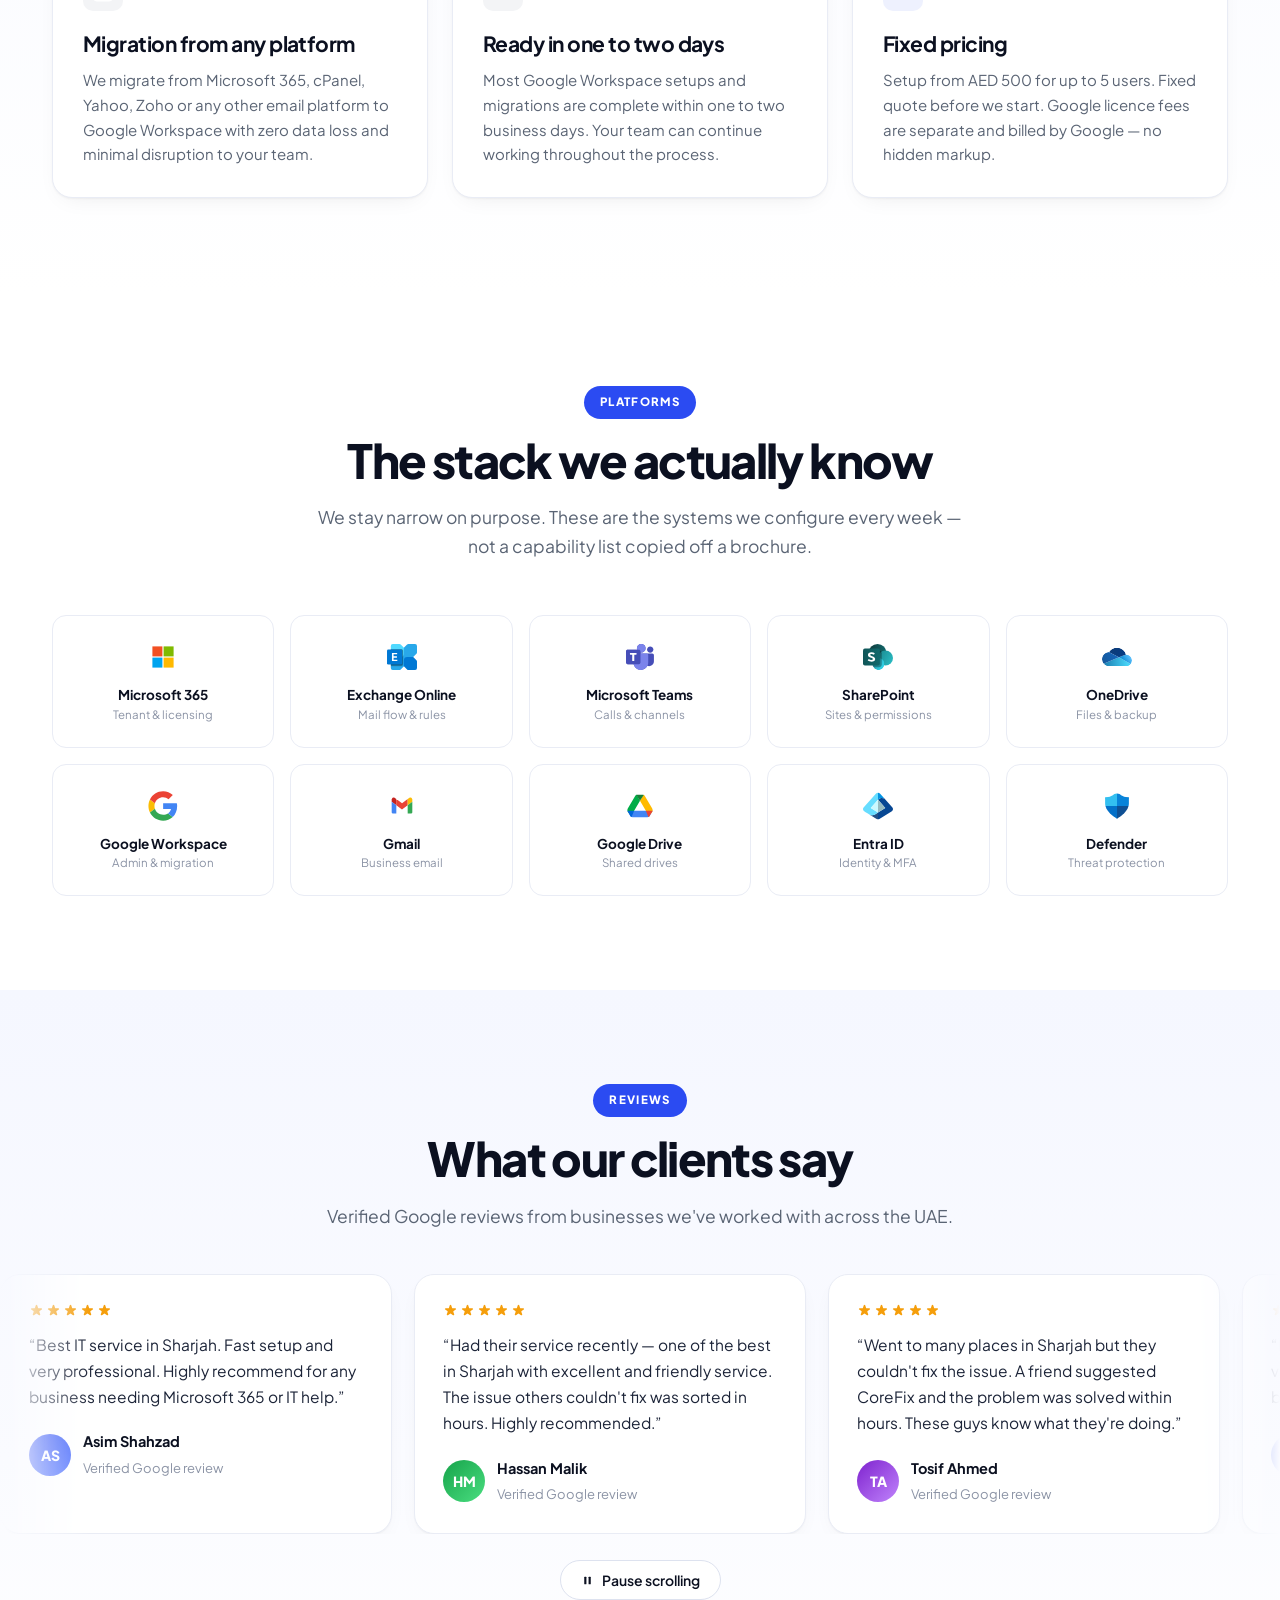
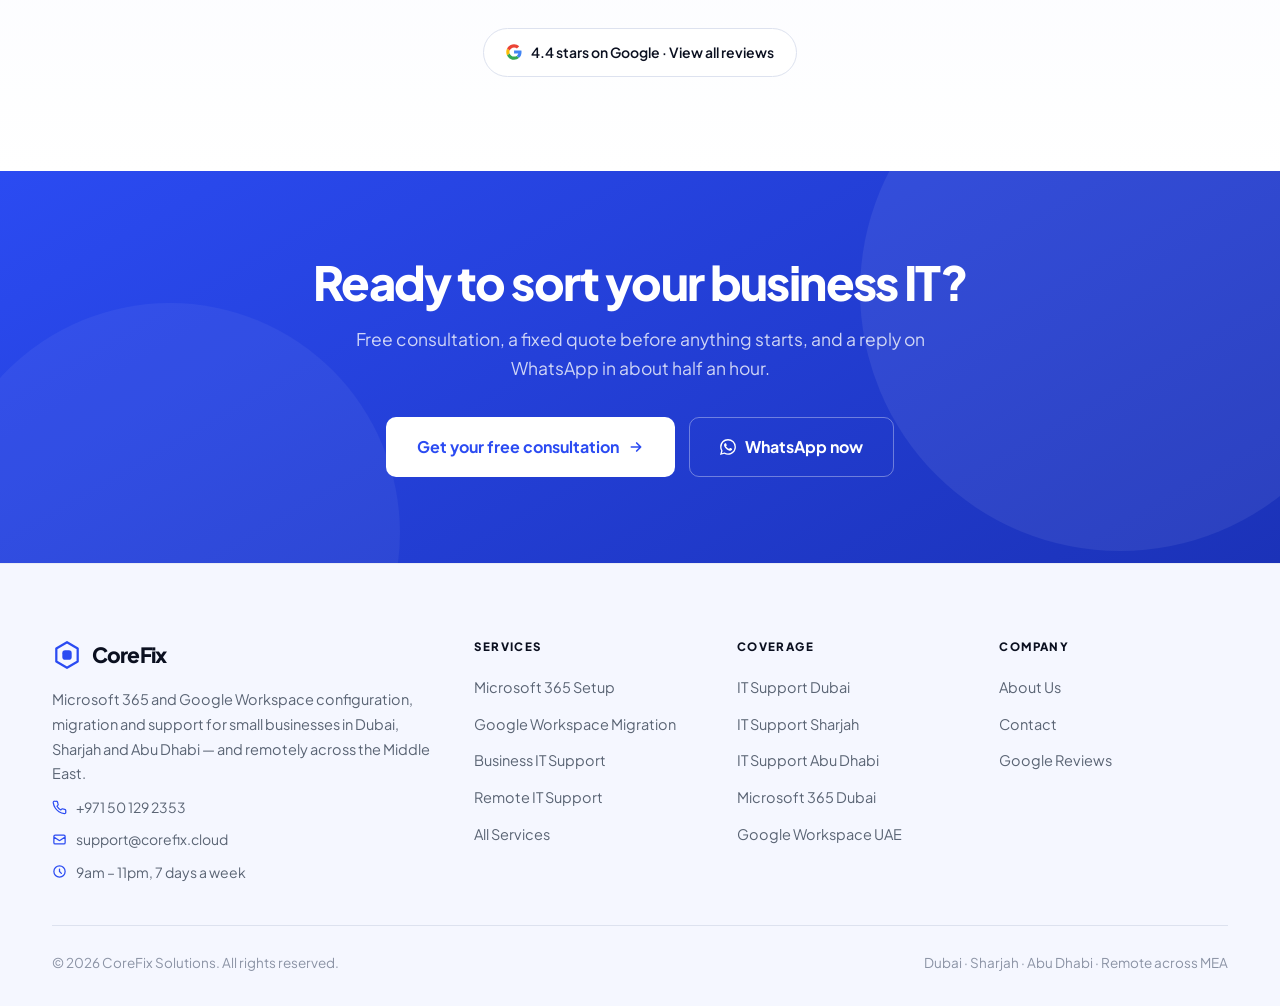
<file: google-workspace-uae.html>
<!DOCTYPE html>
<html lang="en">
<head>
<meta charset="UTF-8">
<meta name="viewport" content="width=device-width,initial-scale=1">
<meta name="author" content="CoreFix Solutions">
<meta name="robots" content="index, follow, max-snippet:-1, max-image-preview:large, max-video-preview:-1">
<meta name="geo.region" content="AE">
<meta name="geo.placename" content="Dubai, Sharjah, Abu Dhabi, United Arab Emirates">
<meta name="theme-color" content="#2B4BF2">
<link rel="preconnect" href="https://fonts.googleapis.com">
<link rel="preconnect" href="https://fonts.gstatic.com" crossorigin>
<link href="https://fonts.googleapis.com/css2?family=Plus+Jakarta+Sans:wght@400;500;600;700;800&family=IBM+Plex+Mono:wght@400;500&display=swap" rel="stylesheet">
<link rel="stylesheet" href="style.css">
<link rel="apple-touch-icon" sizes="180x180" href="apple-touch-icon.png">
<link rel="icon" type="image/png" sizes="32x32" href="favicon-32x32.png">
<link rel="icon" type="image/png" sizes="16x16" href="favicon-16x16.png">
<link rel="manifest" href="site.webmanifest">
<script async src="https://www.googletagmanager.com/gtag/js?id=G-E2PS5NH8T0"></script>
<script>window.dataLayer=window.dataLayer||[];function gtag(){dataLayer.push(arguments);}gtag('js',new Date());gtag('config','G-E2PS5NH8T0');</script>
<title>Google Workspace UAE | Setup &amp; Migration | CoreFix</title>
<meta name="description" content="Google Workspace setup and migration across UAE &mdash; Dubai, Sharjah, Abu Dhabi. Gmail, Drive, Meet, Calendar configured in 1&ndash;2 days. Fixed pricing from AED 500.">
<meta name="keywords" content="Google Workspace UAE, Google Workspace Dubai, G Suite UAE, Google Workspace migration UAE, Gmail business setup UAE">
<link rel="canonical" href="https://corefix.cloud/google-workspace-uae.html">
<meta property="og:type" content="website">
<meta property="og:site_name" content="CoreFix Solutions">
<meta property="og:title" content="Google Workspace UAE | Setup &amp; Migration Dubai, Sharjah, Abu Dhabi | CoreFix">
<meta property="og:description" content="Google Workspace setup and migration across UAE &mdash; Dubai, Sharjah, Abu Dhabi. Gmail, Drive, Meet, Calendar configured in 1&ndash;2 days. Fixed pricing from AED 500.">
<meta property="og:url" content="https://corefix.cloud/google-workspace-uae.html">
<meta property="og:image" content="https://corefix.cloud/og-image.jpg">
<meta property="og:image:width" content="1200">
<meta property="og:image:height" content="630">
<meta property="og:locale" content="en_AE">
<meta name="twitter:card" content="summary_large_image">
<meta name="twitter:title" content="Google Workspace UAE | Setup &amp; Migration Dubai, Sharjah, Abu Dhabi | CoreFix">
<meta name="twitter:description" content="Google Workspace setup and migration across UAE &mdash; Dubai, Sharjah, Abu Dhabi. Gmail, Drive, Meet, Calendar configured in 1&ndash;2 days. Fixed pricing from AED 500.">
<meta name="twitter:image" content="https://corefix.cloud/og-image.jpg">
<script type="application/ld+json">{"@context":"https://schema.org","@type":"BreadcrumbList","itemListElement":[{"@type":"ListItem","position":1,"name":"Home","item":"https://corefix.cloud/"},{"@type":"ListItem","position":2,"name":"Google Workspace","item":"https://corefix.cloud/google-workspace.html"},{"@type":"ListItem","position":3,"name":"UAE","item":"https://corefix.cloud/google-workspace-uae.html"}]}</script><script type="application/ld+json">{"@context":"https://schema.org","@type":"Service","serviceType":"Google Workspace Setup","provider":{"@type":"ProfessionalService","name":"CoreFix Solutions","url":"https://corefix.cloud/","telephone":"+971501292353"},"name":"Google Workspace UAE","description":"Google Workspace setup and migration for businesses across Dubai, Sharjah and Abu Dhabi.","areaServed":[{"@type":"City","name":"Dubai"},{"@type":"City","name":"Sharjah"},{"@type":"City","name":"Abu Dhabi"}],"offers":{"@type":"Offer","price":"500","priceCurrency":"AED"}}</script>
</head>
<body>
<a href="https://wa.me/971501292353?text=Hi%2C%20I%20need%20IT%20support%20for%20my%20business" target="_blank" rel="noopener noreferrer" class="wa" aria-label="Chat with us on WhatsApp"><span class="wa-r"></span><svg viewBox="0 0 24 24" fill="currentColor" aria-hidden="true"><path d="M17.5 14.4c-.3-.2-1.8-.9-2-1-.3-.1-.5-.1-.7.1-.2.3-.8 1-.9 1.2-.2.2-.4.2-.6.1-.3-.2-1.3-.5-2.4-1.5-.9-.8-1.5-1.8-1.7-2.1-.2-.3 0-.5.1-.6l.5-.5.3-.5c.1-.2 0-.4 0-.5-.1-.1-.7-1.6-.9-2.2-.2-.6-.5-.5-.7-.5h-.6c-.2 0-.5.1-.8.4-.3.3-1 1-1 2.5s1.1 2.9 1.2 3.1c.2.2 2.1 3.2 5.1 4.5.7.3 1.3.5 1.7.6.7.2 1.4.2 1.9.1.6-.1 1.8-.7 2-1.4.2-.7.2-1.3.2-1.4-.1-.1-.3-.2-.6-.4M12 21.8a9.9 9.9 0 0 1-5-1.4l-.4-.2-3.7 1 1-3.6-.2-.4A9.9 9.9 0 0 1 2.2 12 9.9 9.9 0 0 1 12 2.1a9.8 9.8 0 0 1 7 2.9 9.8 9.8 0 0 1 2.9 7A9.9 9.9 0 0 1 12 21.8m8.4-18.3A11.8 11.8 0 0 0 12 0C5.5 0 .2 5.3.2 11.9c0 2.1.5 4.1 1.6 5.9L0 24l6.3-1.7a11.9 11.9 0 0 0 5.7 1.5c6.6 0 11.9-5.3 11.9-11.9a11.8 11.8 0 0 0-3.5-8.4"/></svg></a>
<a href="#main" class="skip">Skip to content</a>
<nav class="nav"><div class="wrap nav-in">
  <a href="index.html" class="logo" aria-label="CoreFix Solutions home"><svg viewBox="0 0 32 32" fill="none" aria-hidden="true"><path d="M16 2.4 27.4 9v14L16 29.6 4.6 23V9L16 2.4Z" stroke="#2B4BF2" stroke-width="2.4" stroke-linejoin="round"/><rect x="11" y="11" width="10" height="10" rx="3" fill="#2B4BF2"/></svg>CoreFix</a>
  <ul class="nav-l">
    <li class="dd"><a href="services.html" class="ddt">Services <span class="dd-a"><svg fill="none" stroke="currentColor" stroke-width="2.5" stroke-linecap="round" stroke-linejoin="round" viewBox="0 0 24 24" aria-hidden="true"><path d="M19 9l-7 7-7-7"/></svg></span></a>
      <div class="dd-m">
        <a href="microsoft-365.html"><span class="dd-ic ico-w"><img src="logos/microsoft-365.svg" alt="Microsoft 365" class="blogo" width="48" height="48" loading="lazy" decoding="async"></span><span><span class="dd-t">Microsoft 365</span><span class="dd-s">Tenant setup &amp; migration</span></span></a>
        <a href="google-workspace.html"><span class="dd-ic ico-w"><img src="logos/google-workspace.svg" alt="Google Workspace" class="blogo" width="48" height="48" loading="lazy" decoding="async"></span><span><span class="dd-t">Google Workspace</span><span class="dd-s">Migration &amp; admin setup</span></span></a>
        <a href="it-support.html"><span class="dd-ic"><svg fill="none" stroke="currentColor" stroke-width="2" stroke-linecap="round" stroke-linejoin="round" viewBox="0 0 24 24" aria-hidden="true"><path d="M9.8 17 9 20l-1 1h8l-1-1-.8-3M3 13h18M5 17h14a2 2 0 0 0 2-2V5a2 2 0 0 0-2-2H5a2 2 0 0 0-2 2v10a2 2 0 0 0 2 2Z"/></svg></span><span><span class="dd-t">IT Support</span><span class="dd-s">Ongoing &amp; project work</span></span></a>
        <div class="dd-sep"></div>
        <a href="remote-support.html"><span class="dd-ic" style="background:var(--green-b)"><svg fill="none" stroke="currentColor" stroke-width="2" stroke-linecap="round" stroke-linejoin="round" viewBox="0 0 24 24" aria-hidden="true"><path d="M13 10V3L4 14h7v7l9-11h-7Z"/></svg></span><span><span class="dd-t" style="color:var(--green-t)">Remote Support</span><span class="dd-s">Available now · UAE-wide</span></span></a>
      </div>
    </li>
    <li class="dd"><a href="it-support-dubai.html" class="ddt on">Coverage <span class="dd-a"><svg fill="none" stroke="currentColor" stroke-width="2.5" stroke-linecap="round" stroke-linejoin="round" viewBox="0 0 24 24" aria-hidden="true"><path d="M19 9l-7 7-7-7"/></svg></span></a>
      <div class="dd-m">
        <a href="it-support-dubai.html"><span class="dd-ic"><svg fill="none" stroke="currentColor" stroke-width="2" stroke-linecap="round" stroke-linejoin="round" viewBox="0 0 24 24" aria-hidden="true"><path d="M20 10c0 6-8 12-8 12s-8-6-8-12a8 8 0 0 1 16 0Z"/><circle cx="12" cy="10" r="3"/></svg></span><span><span class="dd-t">Dubai</span><span class="dd-s">On-site &amp; remote</span></span></a>
        <a href="it-support-sharjah.html"><span class="dd-ic"><svg fill="none" stroke="currentColor" stroke-width="2" stroke-linecap="round" stroke-linejoin="round" viewBox="0 0 24 24" aria-hidden="true"><path d="M20 10c0 6-8 12-8 12s-8-6-8-12a8 8 0 0 1 16 0Z"/><circle cx="12" cy="10" r="3"/></svg></span><span><span class="dd-t">Sharjah</span><span class="dd-s">Our base · same-day on-site</span></span></a>
        <a href="it-support-abu-dhabi.html"><span class="dd-ic"><svg fill="none" stroke="currentColor" stroke-width="2" stroke-linecap="round" stroke-linejoin="round" viewBox="0 0 24 24" aria-hidden="true"><path d="M20 10c0 6-8 12-8 12s-8-6-8-12a8 8 0 0 1 16 0Z"/><circle cx="12" cy="10" r="3"/></svg></span><span><span class="dd-t">Abu Dhabi</span><span class="dd-s">Remote delivery</span></span></a>
        <div class="dd-sep"></div>
        <a href="microsoft-365-dubai.html"><span class="dd-ic ico-w"><img src="logos/microsoft-365.svg" alt="Microsoft 365" class="blogo" width="48" height="48" loading="lazy" decoding="async"></span><span><span class="dd-t">Microsoft 365 Dubai</span><span class="dd-s">Business Bay, DIFC, JLT</span></span></a>
        <a href="google-workspace-uae.html"><span class="dd-ic ico-w"><img src="logos/google-workspace.svg" alt="Google Workspace" class="blogo" width="48" height="48" loading="lazy" decoding="async"></span><span><span class="dd-t">Google Workspace UAE</span><span class="dd-s">Across all emirates</span></span></a>
      </div>
    </li>
    <li><a href="about.html" class="">About</a></li>
    <li><a href="contact.html" class="">Contact</a></li>
  </ul>
  <div class="nav-r">
    <a href="tel:+971501292353" class="nav-tel">+971 50 129 2353</a>
    <a href="contact.html" class="btn b-blue b-sm">Free consultation <span class="arw"><svg fill="none" stroke="currentColor" stroke-width="2.5" stroke-linecap="round" stroke-linejoin="round" viewBox="0 0 24 24" aria-hidden="true"><path d="M5 12h14M13 6l6 6-6 6"/></svg></span></a>
    <button class="ham" id="ham" aria-label="Open menu" aria-expanded="false"><svg fill="none" stroke="currentColor" stroke-width="2" stroke-linecap="round" stroke-linejoin="round" viewBox="0 0 24 24" aria-hidden="true"><path d="M19 9l-7 7-7-7"/></svg></button>
  </div>
</div></nav>

<div class="mnav" id="mnav">
  <div class="mnav-top">
    <a href="index.html" class="logo"><svg viewBox="0 0 32 32" fill="none" aria-hidden="true"><path d="M16 2.4 27.4 9v14L16 29.6 4.6 23V9L16 2.4Z" stroke="#2B4BF2" stroke-width="2.4" stroke-linejoin="round"/><rect x="11" y="11" width="10" height="10" rx="3" fill="#2B4BF2"/></svg>CoreFix</a>
    <button class="ham" id="hamx" aria-label="Close menu"><svg fill="none" stroke="currentColor" stroke-width="2.5" stroke-linecap="round" stroke-linejoin="round" viewBox="0 0 24 24" aria-hidden="true"><path d="M12 5v14M5 12h14"/></svg></button>
  </div>
  <p class="mnav-h">Services</p>
  <a href="microsoft-365.html" class="mi"><span class="dd-ic ico-w"><img src="logos/microsoft-365.svg" alt="Microsoft 365" class="blogo" width="48" height="48" loading="lazy" decoding="async"></span>Microsoft 365 Setup</a>
  <a href="google-workspace.html" class="mi"><span class="dd-ic ico-w"><img src="logos/google-workspace.svg" alt="Google Workspace" class="blogo" width="48" height="48" loading="lazy" decoding="async"></span>Google Workspace</a>
  <a href="it-support.html" class="mi"><span class="dd-ic"><svg fill="none" stroke="currentColor" stroke-width="2" stroke-linecap="round" stroke-linejoin="round" viewBox="0 0 24 24" aria-hidden="true"><path d="M9.8 17 9 20l-1 1h8l-1-1-.8-3M3 13h18M5 17h14a2 2 0 0 0 2-2V5a2 2 0 0 0-2-2H5a2 2 0 0 0-2 2v10a2 2 0 0 0 2 2Z"/></svg></span>IT Support</a>
  <a href="remote-support.html" class="mi"><span class="dd-ic" style="background:var(--green-b)"><svg fill="none" stroke="currentColor" stroke-width="2" stroke-linecap="round" stroke-linejoin="round" viewBox="0 0 24 24" aria-hidden="true"><path d="M13 10V3L4 14h7v7l9-11h-7Z"/></svg></span>Remote Support</a>
  <p class="mnav-h">Coverage</p>
  <a href="it-support-dubai.html" class="mi"><span class="dd-ic"><svg fill="none" stroke="currentColor" stroke-width="2" stroke-linecap="round" stroke-linejoin="round" viewBox="0 0 24 24" aria-hidden="true"><path d="M20 10c0 6-8 12-8 12s-8-6-8-12a8 8 0 0 1 16 0Z"/><circle cx="12" cy="10" r="3"/></svg></span>Dubai</a>
  <a href="it-support-sharjah.html" class="mi"><span class="dd-ic"><svg fill="none" stroke="currentColor" stroke-width="2" stroke-linecap="round" stroke-linejoin="round" viewBox="0 0 24 24" aria-hidden="true"><path d="M20 10c0 6-8 12-8 12s-8-6-8-12a8 8 0 0 1 16 0Z"/><circle cx="12" cy="10" r="3"/></svg></span>Sharjah</a>
  <a href="it-support-abu-dhabi.html" class="mi"><span class="dd-ic"><svg fill="none" stroke="currentColor" stroke-width="2" stroke-linecap="round" stroke-linejoin="round" viewBox="0 0 24 24" aria-hidden="true"><path d="M20 10c0 6-8 12-8 12s-8-6-8-12a8 8 0 0 1 16 0Z"/><circle cx="12" cy="10" r="3"/></svg></span>Abu Dhabi</a>
  <a href="services.html" class="ml">All Services</a>
  <a href="about.html" class="ml">About</a>
  <a href="contact.html" class="ml">Contact</a>
  <div class="mnav-cta">
    <a href="contact.html" class="btn b-blue b-lg b-full">Free consultation</a>
    <a href="https://wa.me/971501292353?text=Hi%2C%20I%20need%20IT%20support%20for%20my%20business" target="_blank" rel="noopener" class="btn b-wa b-lg b-full">WhatsApp us</a>
  </div>
</div>
<main id="main">
<header class="phero"><div class="wrap"><div class="phero-in">
  <nav class="crumb" aria-label="Breadcrumb"><a href="index.html">Home</a><span>&rsaquo;</span><a href="google-workspace.html">Google Workspace</a><span>&rsaquo;</span><span class="on">UAE</span></nav>
  <span class="eb-pill">Google Workspace UAE specialist</span>
  <h1 class="h1">Google Workspace setup &amp; migration <span style="color:var(--blue)">across the UAE</span></h1>
  <p class="lead">Google Workspace setup and email migration for businesses in Dubai, Sharjah and Abu Dhabi. Gmail, Drive, Meet and Calendar configured professionally &mdash; team productive within one to two days. Fixed pricing from AED 500.</p>
  <div class="hero-cta">
    <a href="contact.html" class="btn b-blue b-lg">Get free consultation <span class="arw"><svg fill="none" stroke="currentColor" stroke-width="2.5" stroke-linecap="round" stroke-linejoin="round" viewBox="0 0 24 24" aria-hidden="true"><path d="M5 12h14M13 6l6 6-6 6"/></svg></span></a>
    <a href="https://wa.me/971501292353?text=Hi%2C%20I%20need%20IT%20support%20for%20my%20business" target="_blank" rel="noopener" class="btn b-wa b-lg"><svg viewBox="0 0 24 24" fill="currentColor" aria-hidden="true"><path d="M17.5 14.4c-.3-.2-1.8-.9-2-1-.3-.1-.5-.1-.7.1-.2.3-.8 1-.9 1.2-.2.2-.4.2-.6.1-.3-.2-1.3-.5-2.4-1.5-.9-.8-1.5-1.8-1.7-2.1-.2-.3 0-.5.1-.6l.5-.5.3-.5c.1-.2 0-.4 0-.5-.1-.1-.7-1.6-.9-2.2-.2-.6-.5-.5-.7-.5h-.6c-.2 0-.5.1-.8.4-.3.3-1 1-1 2.5s1.1 2.9 1.2 3.1c.2.2 2.1 3.2 5.1 4.5.7.3 1.3.5 1.7.6.7.2 1.4.2 1.9.1.6-.1 1.8-.7 2-1.4.2-.7.2-1.3.2-1.4-.1-.1-.3-.2-.6-.4M12 21.8a9.9 9.9 0 0 1-5-1.4l-.4-.2-3.7 1 1-3.6-.2-.4A9.9 9.9 0 0 1 2.2 12 9.9 9.9 0 0 1 12 2.1a9.8 9.8 0 0 1 7 2.9 9.8 9.8 0 0 1 2.9 7A9.9 9.9 0 0 1 12 21.8m8.4-18.3A11.8 11.8 0 0 0 12 0C5.5 0 .2 5.3.2 11.9c0 2.1.5 4.1 1.6 5.9L0 24l6.3-1.7a11.9 11.9 0 0 0 5.7 1.5c6.6 0 11.9-5.3 11.9-11.9a11.8 11.8 0 0 0-3.5-8.4"/></svg> WhatsApp us</a>
  </div>
</div></div></header>

<section class="stats"><div class="wrap stats-g">
  <div class="stat"><div class="stat-n">9am&ndash;11pm</div><div class="stat-k">Support hours</div><div class="stat-d">Seven days, including weekends.</div></div>
  <div class="stat"><div class="stat-n">~30 min</div><div class="stat-k">Typical reply</div><div class="stat-d">On WhatsApp, to a real person.</div></div>
  <div class="stat"><div class="stat-n">AED 500</div><div class="stat-k">Fixed setup</div><div class="stat-d">Up to five users, all in.</div></div>
  <div class="stat"><div class="stat-n">4.4 / 5</div><div class="stat-k">Google rating</div><div class="stat-d">From verified client reviews.</div></div>
</div></section>

<section class="sec sec-lav"><div class="wrap">
  <div class="sec-hd rv" style="text-align:center">
    <span class="eb">Google Workspace UAE specialist</span>
    <h2 class="h2">Google Workspace setup across Dubai, Sharjah &amp; Abu Dhabi</h2>
    <p class="lead lead-c">Google Workspace is one of the fastest-growing productivity platforms for UAE businesses. CoreFix Solutions handles setup and migration for companies across all three major emirates &mdash; whether you're switching from Microsoft 365, cPanel email, or setting up your first professional email account.</p>
  </div>
  <div class="fg3"><article class="fc rv "><div class="fc-top"><span class="ico"><svg fill="none" stroke="currentColor" stroke-width="2" stroke-linecap="round" stroke-linejoin="round" viewBox="0 0 24 24" aria-hidden="true"><path d="M21 16V8a2 2 0 0 0-1-1.7l-7-4a2 2 0 0 0-2 0l-7 4A2 2 0 0 0 3 8v8a2 2 0 0 0 1 1.7l7 4a2 2 0 0 0 2 0l7-4A2 2 0 0 0 21 16Z"/><path d="m3.3 7 8.7 5 8.7-5M12 22V12"/></svg></span></div><h3 class="h3">Dubai</h3><p>Google Workspace setup for businesses across Dubai &mdash; Business Bay, JLT, DIFC, Al Quoz, Dubai Silicon Oasis and beyond. Remote setup, no office visit needed.</p></article><article class="fc rv rv-1"><div class="fc-top"><span class="ico"><svg fill="none" stroke="currentColor" stroke-width="2" stroke-linecap="round" stroke-linejoin="round" viewBox="0 0 24 24" aria-hidden="true"><path d="M20 10c0 6-8 12-8 12s-8-6-8-12a8 8 0 0 1 16 0Z"/><circle cx="12" cy="10" r="3"/></svg></span></div><h3 class="h3">Sharjah</h3><p>Based in Sharjah &mdash; on-site and remote Google Workspace setup available. Fast service for businesses across Al Majaz, Industrial Area and Muwaileh.</p></article><article class="fc rv rv-2"><div class="fc-top"><span class="ico"><svg fill="none" stroke="currentColor" stroke-width="2" stroke-linecap="round" stroke-linejoin="round" viewBox="0 0 24 24" aria-hidden="true"><path d="M23 6l-9.5 9.5-5-5L1 18"/><path d="M17 6h6v6"/></svg></span></div><h3 class="h3">Abu Dhabi</h3><p>Remote Google Workspace setup for Abu Dhabi businesses. Domain verification, email migration and all apps configured remotely &mdash; no travel required.</p></article><article class="fc rv "><div class="fc-top"><span class="ico ico-w"><img src="logos/gmail.svg" alt="Gmail" class="blogo" width="48" height="48" loading="lazy" decoding="async"></span></div><h3 class="h3">Migration from any platform</h3><p>We migrate from Microsoft 365, cPanel, Yahoo, Zoho or any other email platform to Google Workspace with zero data loss and minimal disruption to your team.</p></article><article class="fc rv rv-1"><div class="fc-top"><span class="ico ico-w"><img src="logos/drive.svg" alt="Google Drive" class="blogo" width="48" height="48" loading="lazy" decoding="async"></span></div><h3 class="h3">Ready in one to two days</h3><p>Most Google Workspace setups and migrations are complete within one to two business days. Your team can continue working throughout the process.</p></article><article class="fc rv rv-2"><div class="fc-top"><span class="ico"><svg fill="none" stroke="currentColor" stroke-width="2" stroke-linecap="round" stroke-linejoin="round" viewBox="0 0 24 24" aria-hidden="true"><circle cx="12" cy="12" r="9"/><path d="M12 8c-1.7 0-3 .9-3 2s1.3 2 3 2 3 .9 3 2-1.3 2-3 2m0-8c1.1 0 2.1.4 2.6 1M12 8V7m0 1v8m0 0v1m0-1c-1.1 0-2.1-.4-2.6-1"/></svg></span></div><h3 class="h3">Fixed pricing</h3><p>Setup from AED 500 for up to 5 users. Fixed quote before we start. Google licence fees are separate and billed by Google &mdash; no hidden markup.</p></article></div>
</div></section>

<section class="sec"><div class="wrap">
  <div class="sec-hd rv" style="text-align:center">
    <span class="eb-pill eb-pill-c">Platforms</span>
    <h2 class="h2">The stack we actually know</h2>
    <p class="lead lead-c">We stay narrow on purpose. These are the systems we configure every week &mdash; not a capability list copied off a brochure.</p>
  </div>
  <div class="pg rv">
    <div class="pgi"><div class="pgi-ic"><img src="logos/microsoft-365.svg" alt="Microsoft 365" class="blogo" width="48" height="48" loading="lazy" decoding="async"></div><b>Microsoft 365</b><small>Tenant &amp; licensing</small></div>
    <div class="pgi"><div class="pgi-ic"><img src="logos/exchange.svg" alt="Microsoft Exchange Online" class="blogo" width="48" height="48" loading="lazy" decoding="async"></div><b>Exchange Online</b><small>Mail flow &amp; rules</small></div>
    <div class="pgi"><div class="pgi-ic"><img src="logos/teams.svg" alt="Microsoft Teams" class="blogo" width="48" height="48" loading="lazy" decoding="async"></div><b>Microsoft Teams</b><small>Calls &amp; channels</small></div>
    <div class="pgi"><div class="pgi-ic"><img src="logos/sharepoint.svg" alt="Microsoft SharePoint" class="blogo" width="48" height="48" loading="lazy" decoding="async"></div><b>SharePoint</b><small>Sites &amp; permissions</small></div>
    <div class="pgi"><div class="pgi-ic"><img src="logos/onedrive.svg" alt="Microsoft OneDrive" class="blogo" width="48" height="48" loading="lazy" decoding="async"></div><b>OneDrive</b><small>Files &amp; backup</small></div>
    <div class="pgi"><div class="pgi-ic"><img src="logos/google-workspace.svg" alt="Google Workspace" class="blogo" width="48" height="48" loading="lazy" decoding="async"></div><b>Google Workspace</b><small>Admin &amp; migration</small></div>
    <div class="pgi"><div class="pgi-ic"><img src="logos/gmail.svg" alt="Gmail" class="blogo" width="48" height="48" loading="lazy" decoding="async"></div><b>Gmail</b><small>Business email</small></div>
    <div class="pgi"><div class="pgi-ic"><img src="logos/drive.svg" alt="Google Drive" class="blogo" width="48" height="48" loading="lazy" decoding="async"></div><b>Google Drive</b><small>Shared drives</small></div>
    <div class="pgi"><div class="pgi-ic"><img src="logos/entra-id.svg" alt="Microsoft Entra ID" class="blogo" width="48" height="48" loading="lazy" decoding="async"></div><b>Entra ID</b><small>Identity &amp; MFA</small></div>
    <div class="pgi"><div class="pgi-ic"><img src="logos/defender.svg" alt="Microsoft Defender" class="blogo" width="48" height="48" loading="lazy" decoding="async"></div><b>Defender</b><small>Threat protection</small></div>
  </div>
</div></section>
<section class="sec sec-lav">
  <div class="wrap"><div style="text-align:center" class="rv">
    <span class="eb-pill eb-pill-c">Reviews</span>
    <h2 class="h2">What our clients say</h2>
    <p class="lead lead-c">Verified Google reviews from businesses we've worked with across the UAE.</p>
  </div></div>
  <div class="mq"><div class="mq-t" id="mqt"><article class="tcard"><div class="stars"><svg viewBox="0 0 20 20" fill="currentColor" aria-hidden="true"><path d="M9.05 2.93c.3-.92 1.6-.92 1.9 0l1.07 3.29a1 1 0 0 0 .95.69h3.46c.97 0 1.37 1.24.59 1.81l-2.8 2.03a1 1 0 0 0-.37 1.12l1.07 3.29c.3.92-.75 1.69-1.54 1.12l-2.8-2.04a1 1 0 0 0-1.17 0l-2.8 2.04c-.79.57-1.84-.2-1.54-1.12l1.07-3.29a1 1 0 0 0-.36-1.12l-2.8-2.03c-.79-.57-.38-1.81.58-1.81h3.47a1 1 0 0 0 .95-.69l1.07-3.29Z"/></svg><svg viewBox="0 0 20 20" fill="currentColor" aria-hidden="true"><path d="M9.05 2.93c.3-.92 1.6-.92 1.9 0l1.07 3.29a1 1 0 0 0 .95.69h3.46c.97 0 1.37 1.24.59 1.81l-2.8 2.03a1 1 0 0 0-.37 1.12l1.07 3.29c.3.92-.75 1.69-1.54 1.12l-2.8-2.04a1 1 0 0 0-1.17 0l-2.8 2.04c-.79.57-1.84-.2-1.54-1.12l1.07-3.29a1 1 0 0 0-.36-1.12l-2.8-2.03c-.79-.57-.38-1.81.58-1.81h3.47a1 1 0 0 0 .95-.69l1.07-3.29Z"/></svg><svg viewBox="0 0 20 20" fill="currentColor" aria-hidden="true"><path d="M9.05 2.93c.3-.92 1.6-.92 1.9 0l1.07 3.29a1 1 0 0 0 .95.69h3.46c.97 0 1.37 1.24.59 1.81l-2.8 2.03a1 1 0 0 0-.37 1.12l1.07 3.29c.3.92-.75 1.69-1.54 1.12l-2.8-2.04a1 1 0 0 0-1.17 0l-2.8 2.04c-.79.57-1.84-.2-1.54-1.12l1.07-3.29a1 1 0 0 0-.36-1.12l-2.8-2.03c-.79-.57-.38-1.81.58-1.81h3.47a1 1 0 0 0 .95-.69l1.07-3.29Z"/></svg><svg viewBox="0 0 20 20" fill="currentColor" aria-hidden="true"><path d="M9.05 2.93c.3-.92 1.6-.92 1.9 0l1.07 3.29a1 1 0 0 0 .95.69h3.46c.97 0 1.37 1.24.59 1.81l-2.8 2.03a1 1 0 0 0-.37 1.12l1.07 3.29c.3.92-.75 1.69-1.54 1.12l-2.8-2.04a1 1 0 0 0-1.17 0l-2.8 2.04c-.79.57-1.84-.2-1.54-1.12l1.07-3.29a1 1 0 0 0-.36-1.12l-2.8-2.03c-.79-.57-.38-1.81.58-1.81h3.47a1 1 0 0 0 .95-.69l1.07-3.29Z"/></svg><svg viewBox="0 0 20 20" fill="currentColor" aria-hidden="true"><path d="M9.05 2.93c.3-.92 1.6-.92 1.9 0l1.07 3.29a1 1 0 0 0 .95.69h3.46c.97 0 1.37 1.24.59 1.81l-2.8 2.03a1 1 0 0 0-.37 1.12l1.07 3.29c.3.92-.75 1.69-1.54 1.12l-2.8-2.04a1 1 0 0 0-1.17 0l-2.8 2.04c-.79.57-1.84-.2-1.54-1.12l1.07-3.29a1 1 0 0 0-.36-1.12l-2.8-2.03c-.79-.57-.38-1.81.58-1.81h3.47a1 1 0 0 0 .95-.69l1.07-3.29Z"/></svg></div><p>&ldquo;Best IT service in Sharjah. Fast setup and very professional. Highly recommend for any business needing Microsoft 365 or IT help.&rdquo;</p><div class="tw"><span class="av" style="background:linear-gradient(135deg,#2B4BF2,#5B7CFF)">AS</span><span><b>Asim Shahzad</b><small>Verified Google review</small></span></div></article><article class="tcard"><div class="stars"><svg viewBox="0 0 20 20" fill="currentColor" aria-hidden="true"><path d="M9.05 2.93c.3-.92 1.6-.92 1.9 0l1.07 3.29a1 1 0 0 0 .95.69h3.46c.97 0 1.37 1.24.59 1.81l-2.8 2.03a1 1 0 0 0-.37 1.12l1.07 3.29c.3.92-.75 1.69-1.54 1.12l-2.8-2.04a1 1 0 0 0-1.17 0l-2.8 2.04c-.79.57-1.84-.2-1.54-1.12l1.07-3.29a1 1 0 0 0-.36-1.12l-2.8-2.03c-.79-.57-.38-1.81.58-1.81h3.47a1 1 0 0 0 .95-.69l1.07-3.29Z"/></svg><svg viewBox="0 0 20 20" fill="currentColor" aria-hidden="true"><path d="M9.05 2.93c.3-.92 1.6-.92 1.9 0l1.07 3.29a1 1 0 0 0 .95.69h3.46c.97 0 1.37 1.24.59 1.81l-2.8 2.03a1 1 0 0 0-.37 1.12l1.07 3.29c.3.92-.75 1.69-1.54 1.12l-2.8-2.04a1 1 0 0 0-1.17 0l-2.8 2.04c-.79.57-1.84-.2-1.54-1.12l1.07-3.29a1 1 0 0 0-.36-1.12l-2.8-2.03c-.79-.57-.38-1.81.58-1.81h3.47a1 1 0 0 0 .95-.69l1.07-3.29Z"/></svg><svg viewBox="0 0 20 20" fill="currentColor" aria-hidden="true"><path d="M9.05 2.93c.3-.92 1.6-.92 1.9 0l1.07 3.29a1 1 0 0 0 .95.69h3.46c.97 0 1.37 1.24.59 1.81l-2.8 2.03a1 1 0 0 0-.37 1.12l1.07 3.29c.3.92-.75 1.69-1.54 1.12l-2.8-2.04a1 1 0 0 0-1.17 0l-2.8 2.04c-.79.57-1.84-.2-1.54-1.12l1.07-3.29a1 1 0 0 0-.36-1.12l-2.8-2.03c-.79-.57-.38-1.81.58-1.81h3.47a1 1 0 0 0 .95-.69l1.07-3.29Z"/></svg><svg viewBox="0 0 20 20" fill="currentColor" aria-hidden="true"><path d="M9.05 2.93c.3-.92 1.6-.92 1.9 0l1.07 3.29a1 1 0 0 0 .95.69h3.46c.97 0 1.37 1.24.59 1.81l-2.8 2.03a1 1 0 0 0-.37 1.12l1.07 3.29c.3.92-.75 1.69-1.54 1.12l-2.8-2.04a1 1 0 0 0-1.17 0l-2.8 2.04c-.79.57-1.84-.2-1.54-1.12l1.07-3.29a1 1 0 0 0-.36-1.12l-2.8-2.03c-.79-.57-.38-1.81.58-1.81h3.47a1 1 0 0 0 .95-.69l1.07-3.29Z"/></svg><svg viewBox="0 0 20 20" fill="currentColor" aria-hidden="true"><path d="M9.05 2.93c.3-.92 1.6-.92 1.9 0l1.07 3.29a1 1 0 0 0 .95.69h3.46c.97 0 1.37 1.24.59 1.81l-2.8 2.03a1 1 0 0 0-.37 1.12l1.07 3.29c.3.92-.75 1.69-1.54 1.12l-2.8-2.04a1 1 0 0 0-1.17 0l-2.8 2.04c-.79.57-1.84-.2-1.54-1.12l1.07-3.29a1 1 0 0 0-.36-1.12l-2.8-2.03c-.79-.57-.38-1.81.58-1.81h3.47a1 1 0 0 0 .95-.69l1.07-3.29Z"/></svg></div><p>&ldquo;Had their service recently &mdash; one of the best in Sharjah with excellent and friendly service. The issue others couldn't fix was sorted in hours. Highly recommended.&rdquo;</p><div class="tw"><span class="av" style="background:linear-gradient(135deg,#16A34A,#4ADE80)">HM</span><span><b>Hassan Malik</b><small>Verified Google review</small></span></div></article><article class="tcard"><div class="stars"><svg viewBox="0 0 20 20" fill="currentColor" aria-hidden="true"><path d="M9.05 2.93c.3-.92 1.6-.92 1.9 0l1.07 3.29a1 1 0 0 0 .95.69h3.46c.97 0 1.37 1.24.59 1.81l-2.8 2.03a1 1 0 0 0-.37 1.12l1.07 3.29c.3.92-.75 1.69-1.54 1.12l-2.8-2.04a1 1 0 0 0-1.17 0l-2.8 2.04c-.79.57-1.84-.2-1.54-1.12l1.07-3.29a1 1 0 0 0-.36-1.12l-2.8-2.03c-.79-.57-.38-1.81.58-1.81h3.47a1 1 0 0 0 .95-.69l1.07-3.29Z"/></svg><svg viewBox="0 0 20 20" fill="currentColor" aria-hidden="true"><path d="M9.05 2.93c.3-.92 1.6-.92 1.9 0l1.07 3.29a1 1 0 0 0 .95.69h3.46c.97 0 1.37 1.24.59 1.81l-2.8 2.03a1 1 0 0 0-.37 1.12l1.07 3.29c.3.92-.75 1.69-1.54 1.12l-2.8-2.04a1 1 0 0 0-1.17 0l-2.8 2.04c-.79.57-1.84-.2-1.54-1.12l1.07-3.29a1 1 0 0 0-.36-1.12l-2.8-2.03c-.79-.57-.38-1.81.58-1.81h3.47a1 1 0 0 0 .95-.69l1.07-3.29Z"/></svg><svg viewBox="0 0 20 20" fill="currentColor" aria-hidden="true"><path d="M9.05 2.93c.3-.92 1.6-.92 1.9 0l1.07 3.29a1 1 0 0 0 .95.69h3.46c.97 0 1.37 1.24.59 1.81l-2.8 2.03a1 1 0 0 0-.37 1.12l1.07 3.29c.3.92-.75 1.69-1.54 1.12l-2.8-2.04a1 1 0 0 0-1.17 0l-2.8 2.04c-.79.57-1.84-.2-1.54-1.12l1.07-3.29a1 1 0 0 0-.36-1.12l-2.8-2.03c-.79-.57-.38-1.81.58-1.81h3.47a1 1 0 0 0 .95-.69l1.07-3.29Z"/></svg><svg viewBox="0 0 20 20" fill="currentColor" aria-hidden="true"><path d="M9.05 2.93c.3-.92 1.6-.92 1.9 0l1.07 3.29a1 1 0 0 0 .95.69h3.46c.97 0 1.37 1.24.59 1.81l-2.8 2.03a1 1 0 0 0-.37 1.12l1.07 3.29c.3.92-.75 1.69-1.54 1.12l-2.8-2.04a1 1 0 0 0-1.17 0l-2.8 2.04c-.79.57-1.84-.2-1.54-1.12l1.07-3.29a1 1 0 0 0-.36-1.12l-2.8-2.03c-.79-.57-.38-1.81.58-1.81h3.47a1 1 0 0 0 .95-.69l1.07-3.29Z"/></svg><svg viewBox="0 0 20 20" fill="currentColor" aria-hidden="true"><path d="M9.05 2.93c.3-.92 1.6-.92 1.9 0l1.07 3.29a1 1 0 0 0 .95.69h3.46c.97 0 1.37 1.24.59 1.81l-2.8 2.03a1 1 0 0 0-.37 1.12l1.07 3.29c.3.92-.75 1.69-1.54 1.12l-2.8-2.04a1 1 0 0 0-1.17 0l-2.8 2.04c-.79.57-1.84-.2-1.54-1.12l1.07-3.29a1 1 0 0 0-.36-1.12l-2.8-2.03c-.79-.57-.38-1.81.58-1.81h3.47a1 1 0 0 0 .95-.69l1.07-3.29Z"/></svg></div><p>&ldquo;Went to many places in Sharjah but they couldn't fix the issue. A friend suggested CoreFix and the problem was solved within hours. These guys know what they're doing.&rdquo;</p><div class="tw"><span class="av" style="background:linear-gradient(135deg,#7E22CE,#C084FC)">TA</span><span><b>Tosif Ahmed</b><small>Verified Google review</small></span></div></article><article class="tcard" aria-hidden="true"><div class="stars"><svg viewBox="0 0 20 20" fill="currentColor" aria-hidden="true"><path d="M9.05 2.93c.3-.92 1.6-.92 1.9 0l1.07 3.29a1 1 0 0 0 .95.69h3.46c.97 0 1.37 1.24.59 1.81l-2.8 2.03a1 1 0 0 0-.37 1.12l1.07 3.29c.3.92-.75 1.69-1.54 1.12l-2.8-2.04a1 1 0 0 0-1.17 0l-2.8 2.04c-.79.57-1.84-.2-1.54-1.12l1.07-3.29a1 1 0 0 0-.36-1.12l-2.8-2.03c-.79-.57-.38-1.81.58-1.81h3.47a1 1 0 0 0 .95-.69l1.07-3.29Z"/></svg><svg viewBox="0 0 20 20" fill="currentColor" aria-hidden="true"><path d="M9.05 2.93c.3-.92 1.6-.92 1.9 0l1.07 3.29a1 1 0 0 0 .95.69h3.46c.97 0 1.37 1.24.59 1.81l-2.8 2.03a1 1 0 0 0-.37 1.12l1.07 3.29c.3.92-.75 1.69-1.54 1.12l-2.8-2.04a1 1 0 0 0-1.17 0l-2.8 2.04c-.79.57-1.84-.2-1.54-1.12l1.07-3.29a1 1 0 0 0-.36-1.12l-2.8-2.03c-.79-.57-.38-1.81.58-1.81h3.47a1 1 0 0 0 .95-.69l1.07-3.29Z"/></svg><svg viewBox="0 0 20 20" fill="currentColor" aria-hidden="true"><path d="M9.05 2.93c.3-.92 1.6-.92 1.9 0l1.07 3.29a1 1 0 0 0 .95.69h3.46c.97 0 1.37 1.24.59 1.81l-2.8 2.03a1 1 0 0 0-.37 1.12l1.07 3.29c.3.92-.75 1.69-1.54 1.12l-2.8-2.04a1 1 0 0 0-1.17 0l-2.8 2.04c-.79.57-1.84-.2-1.54-1.12l1.07-3.29a1 1 0 0 0-.36-1.12l-2.8-2.03c-.79-.57-.38-1.81.58-1.81h3.47a1 1 0 0 0 .95-.69l1.07-3.29Z"/></svg><svg viewBox="0 0 20 20" fill="currentColor" aria-hidden="true"><path d="M9.05 2.93c.3-.92 1.6-.92 1.9 0l1.07 3.29a1 1 0 0 0 .95.69h3.46c.97 0 1.37 1.24.59 1.81l-2.8 2.03a1 1 0 0 0-.37 1.12l1.07 3.29c.3.92-.75 1.69-1.54 1.12l-2.8-2.04a1 1 0 0 0-1.17 0l-2.8 2.04c-.79.57-1.84-.2-1.54-1.12l1.07-3.29a1 1 0 0 0-.36-1.12l-2.8-2.03c-.79-.57-.38-1.81.58-1.81h3.47a1 1 0 0 0 .95-.69l1.07-3.29Z"/></svg><svg viewBox="0 0 20 20" fill="currentColor" aria-hidden="true"><path d="M9.05 2.93c.3-.92 1.6-.92 1.9 0l1.07 3.29a1 1 0 0 0 .95.69h3.46c.97 0 1.37 1.24.59 1.81l-2.8 2.03a1 1 0 0 0-.37 1.12l1.07 3.29c.3.92-.75 1.69-1.54 1.12l-2.8-2.04a1 1 0 0 0-1.17 0l-2.8 2.04c-.79.57-1.84-.2-1.54-1.12l1.07-3.29a1 1 0 0 0-.36-1.12l-2.8-2.03c-.79-.57-.38-1.81.58-1.81h3.47a1 1 0 0 0 .95-.69l1.07-3.29Z"/></svg></div><p>&ldquo;Best IT service in Sharjah. Fast setup and very professional. Highly recommend for any business needing Microsoft 365 or IT help.&rdquo;</p><div class="tw"><span class="av" style="background:linear-gradient(135deg,#2B4BF2,#5B7CFF)">AS</span><span><b>Asim Shahzad</b><small>Verified Google review</small></span></div></article><article class="tcard" aria-hidden="true"><div class="stars"><svg viewBox="0 0 20 20" fill="currentColor" aria-hidden="true"><path d="M9.05 2.93c.3-.92 1.6-.92 1.9 0l1.07 3.29a1 1 0 0 0 .95.69h3.46c.97 0 1.37 1.24.59 1.81l-2.8 2.03a1 1 0 0 0-.37 1.12l1.07 3.29c.3.92-.75 1.69-1.54 1.12l-2.8-2.04a1 1 0 0 0-1.17 0l-2.8 2.04c-.79.57-1.84-.2-1.54-1.12l1.07-3.29a1 1 0 0 0-.36-1.12l-2.8-2.03c-.79-.57-.38-1.81.58-1.81h3.47a1 1 0 0 0 .95-.69l1.07-3.29Z"/></svg><svg viewBox="0 0 20 20" fill="currentColor" aria-hidden="true"><path d="M9.05 2.93c.3-.92 1.6-.92 1.9 0l1.07 3.29a1 1 0 0 0 .95.69h3.46c.97 0 1.37 1.24.59 1.81l-2.8 2.03a1 1 0 0 0-.37 1.12l1.07 3.29c.3.92-.75 1.69-1.54 1.12l-2.8-2.04a1 1 0 0 0-1.17 0l-2.8 2.04c-.79.57-1.84-.2-1.54-1.12l1.07-3.29a1 1 0 0 0-.36-1.12l-2.8-2.03c-.79-.57-.38-1.81.58-1.81h3.47a1 1 0 0 0 .95-.69l1.07-3.29Z"/></svg><svg viewBox="0 0 20 20" fill="currentColor" aria-hidden="true"><path d="M9.05 2.93c.3-.92 1.6-.92 1.9 0l1.07 3.29a1 1 0 0 0 .95.69h3.46c.97 0 1.37 1.24.59 1.81l-2.8 2.03a1 1 0 0 0-.37 1.12l1.07 3.29c.3.92-.75 1.69-1.54 1.12l-2.8-2.04a1 1 0 0 0-1.17 0l-2.8 2.04c-.79.57-1.84-.2-1.54-1.12l1.07-3.29a1 1 0 0 0-.36-1.12l-2.8-2.03c-.79-.57-.38-1.81.58-1.81h3.47a1 1 0 0 0 .95-.69l1.07-3.29Z"/></svg><svg viewBox="0 0 20 20" fill="currentColor" aria-hidden="true"><path d="M9.05 2.93c.3-.92 1.6-.92 1.9 0l1.07 3.29a1 1 0 0 0 .95.69h3.46c.97 0 1.37 1.24.59 1.81l-2.8 2.03a1 1 0 0 0-.37 1.12l1.07 3.29c.3.92-.75 1.69-1.54 1.12l-2.8-2.04a1 1 0 0 0-1.17 0l-2.8 2.04c-.79.57-1.84-.2-1.54-1.12l1.07-3.29a1 1 0 0 0-.36-1.12l-2.8-2.03c-.79-.57-.38-1.81.58-1.81h3.47a1 1 0 0 0 .95-.69l1.07-3.29Z"/></svg><svg viewBox="0 0 20 20" fill="currentColor" aria-hidden="true"><path d="M9.05 2.93c.3-.92 1.6-.92 1.9 0l1.07 3.29a1 1 0 0 0 .95.69h3.46c.97 0 1.37 1.24.59 1.81l-2.8 2.03a1 1 0 0 0-.37 1.12l1.07 3.29c.3.92-.75 1.69-1.54 1.12l-2.8-2.04a1 1 0 0 0-1.17 0l-2.8 2.04c-.79.57-1.84-.2-1.54-1.12l1.07-3.29a1 1 0 0 0-.36-1.12l-2.8-2.03c-.79-.57-.38-1.81.58-1.81h3.47a1 1 0 0 0 .95-.69l1.07-3.29Z"/></svg></div><p>&ldquo;Had their service recently &mdash; one of the best in Sharjah with excellent and friendly service. The issue others couldn't fix was sorted in hours. Highly recommended.&rdquo;</p><div class="tw"><span class="av" style="background:linear-gradient(135deg,#16A34A,#4ADE80)">HM</span><span><b>Hassan Malik</b><small>Verified Google review</small></span></div></article><article class="tcard" aria-hidden="true"><div class="stars"><svg viewBox="0 0 20 20" fill="currentColor" aria-hidden="true"><path d="M9.05 2.93c.3-.92 1.6-.92 1.9 0l1.07 3.29a1 1 0 0 0 .95.69h3.46c.97 0 1.37 1.24.59 1.81l-2.8 2.03a1 1 0 0 0-.37 1.12l1.07 3.29c.3.92-.75 1.69-1.54 1.12l-2.8-2.04a1 1 0 0 0-1.17 0l-2.8 2.04c-.79.57-1.84-.2-1.54-1.12l1.07-3.29a1 1 0 0 0-.36-1.12l-2.8-2.03c-.79-.57-.38-1.81.58-1.81h3.47a1 1 0 0 0 .95-.69l1.07-3.29Z"/></svg><svg viewBox="0 0 20 20" fill="currentColor" aria-hidden="true"><path d="M9.05 2.93c.3-.92 1.6-.92 1.9 0l1.07 3.29a1 1 0 0 0 .95.69h3.46c.97 0 1.37 1.24.59 1.81l-2.8 2.03a1 1 0 0 0-.37 1.12l1.07 3.29c.3.92-.75 1.69-1.54 1.12l-2.8-2.04a1 1 0 0 0-1.17 0l-2.8 2.04c-.79.57-1.84-.2-1.54-1.12l1.07-3.29a1 1 0 0 0-.36-1.12l-2.8-2.03c-.79-.57-.38-1.81.58-1.81h3.47a1 1 0 0 0 .95-.69l1.07-3.29Z"/></svg><svg viewBox="0 0 20 20" fill="currentColor" aria-hidden="true"><path d="M9.05 2.93c.3-.92 1.6-.92 1.9 0l1.07 3.29a1 1 0 0 0 .95.69h3.46c.97 0 1.37 1.24.59 1.81l-2.8 2.03a1 1 0 0 0-.37 1.12l1.07 3.29c.3.92-.75 1.69-1.54 1.12l-2.8-2.04a1 1 0 0 0-1.17 0l-2.8 2.04c-.79.57-1.84-.2-1.54-1.12l1.07-3.29a1 1 0 0 0-.36-1.12l-2.8-2.03c-.79-.57-.38-1.81.58-1.81h3.47a1 1 0 0 0 .95-.69l1.07-3.29Z"/></svg><svg viewBox="0 0 20 20" fill="currentColor" aria-hidden="true"><path d="M9.05 2.93c.3-.92 1.6-.92 1.9 0l1.07 3.29a1 1 0 0 0 .95.69h3.46c.97 0 1.37 1.24.59 1.81l-2.8 2.03a1 1 0 0 0-.37 1.12l1.07 3.29c.3.92-.75 1.69-1.54 1.12l-2.8-2.04a1 1 0 0 0-1.17 0l-2.8 2.04c-.79.57-1.84-.2-1.54-1.12l1.07-3.29a1 1 0 0 0-.36-1.12l-2.8-2.03c-.79-.57-.38-1.81.58-1.81h3.47a1 1 0 0 0 .95-.69l1.07-3.29Z"/></svg><svg viewBox="0 0 20 20" fill="currentColor" aria-hidden="true"><path d="M9.05 2.93c.3-.92 1.6-.92 1.9 0l1.07 3.29a1 1 0 0 0 .95.69h3.46c.97 0 1.37 1.24.59 1.81l-2.8 2.03a1 1 0 0 0-.37 1.12l1.07 3.29c.3.92-.75 1.69-1.54 1.12l-2.8-2.04a1 1 0 0 0-1.17 0l-2.8 2.04c-.79.57-1.84-.2-1.54-1.12l1.07-3.29a1 1 0 0 0-.36-1.12l-2.8-2.03c-.79-.57-.38-1.81.58-1.81h3.47a1 1 0 0 0 .95-.69l1.07-3.29Z"/></svg></div><p>&ldquo;Went to many places in Sharjah but they couldn't fix the issue. A friend suggested CoreFix and the problem was solved within hours. These guys know what they're doing.&rdquo;</p><div class="tw"><span class="av" style="background:linear-gradient(135deg,#7E22CE,#C084FC)">TA</span><span><b>Tosif Ahmed</b><small>Verified Google review</small></span></div></article></div></div>
  <div class="mq-ctl"><button class="pausebtn" id="pb" aria-pressed="false">
    <svg width="13" height="13" fill="currentColor" viewBox="0 0 24 24" aria-hidden="true"><rect x="6" y="5" width="4" height="14" rx="1"/><rect x="14" y="5" width="4" height="14" rx="1"/></svg><span>Pause scrolling</span></button></div>
  <div class="wrap" style="text-align:center">
    <a href="https://share.google/1KY686doRgPydYVxl" target="_blank" rel="noopener noreferrer" class="gbadge"><span style="width:16px;height:16px;display:block"><img src="logos/google-workspace.svg" alt="Google Workspace" class="blogo" width="48" height="48" loading="lazy" decoding="async"></span>4.4 stars on Google &middot; View all reviews</a>
  </div>
</section>
<section class="ctas"><div class="wrap">
  <h2 class="h2">Ready to sort your business IT?</h2>
  <p>Free consultation, a fixed quote before anything starts, and a reply on WhatsApp in about half an hour.</p>
  <div class="ctas-b">
    <a href="contact.html" class="btn b-white b-lg">Get your free consultation <span class="arw"><svg fill="none" stroke="currentColor" stroke-width="2.5" stroke-linecap="round" stroke-linejoin="round" viewBox="0 0 24 24" aria-hidden="true"><path d="M5 12h14M13 6l6 6-6 6"/></svg></span></a>
    <a href="https://wa.me/971501292353?text=Hi%2C%20I%20need%20IT%20support%20for%20my%20business" target="_blank" rel="noopener" class="btn b-line b-lg"><svg viewBox="0 0 24 24" fill="currentColor" aria-hidden="true"><path d="M17.5 14.4c-.3-.2-1.8-.9-2-1-.3-.1-.5-.1-.7.1-.2.3-.8 1-.9 1.2-.2.2-.4.2-.6.1-.3-.2-1.3-.5-2.4-1.5-.9-.8-1.5-1.8-1.7-2.1-.2-.3 0-.5.1-.6l.5-.5.3-.5c.1-.2 0-.4 0-.5-.1-.1-.7-1.6-.9-2.2-.2-.6-.5-.5-.7-.5h-.6c-.2 0-.5.1-.8.4-.3.3-1 1-1 2.5s1.1 2.9 1.2 3.1c.2.2 2.1 3.2 5.1 4.5.7.3 1.3.5 1.7.6.7.2 1.4.2 1.9.1.6-.1 1.8-.7 2-1.4.2-.7.2-1.3.2-1.4-.1-.1-.3-.2-.6-.4M12 21.8a9.9 9.9 0 0 1-5-1.4l-.4-.2-3.7 1 1-3.6-.2-.4A9.9 9.9 0 0 1 2.2 12 9.9 9.9 0 0 1 12 2.1a9.8 9.8 0 0 1 7 2.9 9.8 9.8 0 0 1 2.9 7A9.9 9.9 0 0 1 12 21.8m8.4-18.3A11.8 11.8 0 0 0 12 0C5.5 0 .2 5.3.2 11.9c0 2.1.5 4.1 1.6 5.9L0 24l6.3-1.7a11.9 11.9 0 0 0 5.7 1.5c6.6 0 11.9-5.3 11.9-11.9a11.8 11.8 0 0 0-3.5-8.4"/></svg> WhatsApp now</a>
  </div>
</div></section>
</main>
<footer class="ft"><div class="wrap">
  <div class="ft-top">
    <div>
      <a href="index.html" class="logo"><svg viewBox="0 0 32 32" fill="none" aria-hidden="true"><path d="M16 2.4 27.4 9v14L16 29.6 4.6 23V9L16 2.4Z" stroke="#2B4BF2" stroke-width="2.4" stroke-linejoin="round"/><rect x="11" y="11" width="10" height="10" rx="3" fill="#2B4BF2"/></svg>CoreFix</a>
      <p class="ft-p">Microsoft 365 and Google Workspace configuration, migration and support for small businesses in Dubai, Sharjah and Abu Dhabi — and remotely across the Middle East.</p>
      <div class="ft-c"><svg fill="none" stroke="currentColor" stroke-width="2" stroke-linecap="round" stroke-linejoin="round" viewBox="0 0 24 24" aria-hidden="true"><path d="M22 16.9v3a2 2 0 0 1-2.2 2 19.8 19.8 0 0 1-8.6-3.1 19.5 19.5 0 0 1-6-6A19.8 19.8 0 0 1 2 4.2 2 2 0 0 1 4 2h3a2 2 0 0 1 2 1.7c.1 1 .4 1.9.7 2.8a2 2 0 0 1-.4 2.1L8 9.9a16 16 0 0 0 6 6l1.3-1.3a2 2 0 0 1 2.1-.4c.9.3 1.8.6 2.8.7A2 2 0 0 1 22 16.9Z"/></svg><a href="tel:+971501292353">+971 50 129 2353</a></div>
      <div class="ft-c"><svg fill="none" stroke="currentColor" stroke-width="2" stroke-linecap="round" stroke-linejoin="round" viewBox="0 0 24 24" aria-hidden="true"><path d="M3 8l7.9 5.3a2 2 0 0 0 2.2 0L21 8M5 19h14a2 2 0 0 0 2-2V7a2 2 0 0 0-2-2H5a2 2 0 0 0-2 2v10a2 2 0 0 0 2 2Z"/></svg><a href="mailto:support@corefix.cloud">support@corefix.cloud</a></div>
      <div class="ft-c"><svg fill="none" stroke="currentColor" stroke-width="2" stroke-linecap="round" stroke-linejoin="round" viewBox="0 0 24 24" aria-hidden="true"><circle cx="12" cy="12" r="9"/><path d="M12 8v4l3 3"/></svg><span>9am – 11pm, 7 days a week</span></div>
    </div>
    <div>
      <p class="ft-h">Services</p>
      <ul class="ft-l">
        <li><a href="microsoft-365.html">Microsoft 365 Setup</a></li>
        <li><a href="google-workspace.html">Google Workspace Migration</a></li>
        <li><a href="it-support.html">Business IT Support</a></li>
        <li><a href="remote-support.html">Remote IT Support</a></li>
        <li><a href="services.html">All Services</a></li>
      </ul>
    </div>
    <div>
      <p class="ft-h">Coverage</p>
      <ul class="ft-l">
        <li><a href="it-support-dubai.html">IT Support Dubai</a></li>
        <li><a href="it-support-sharjah.html">IT Support Sharjah</a></li>
        <li><a href="it-support-abu-dhabi.html">IT Support Abu Dhabi</a></li>
        <li><a href="microsoft-365-dubai.html">Microsoft 365 Dubai</a></li>
        <li><a href="google-workspace-uae.html">Google Workspace UAE</a></li>
      </ul>
    </div>
    <div>
      <p class="ft-h">Company</p>
      <ul class="ft-l">
        <li><a href="about.html">About Us</a></li>
        <li><a href="contact.html">Contact</a></li>
        <li><a href="https://share.google/1KY686doRgPydYVxl" target="_blank" rel="noopener noreferrer">Google Reviews</a></li>
      </ul>
    </div>
  </div>
  <div class="ft-b">
    <span>&copy; 2026 CoreFix Solutions. All rights reserved.</span>
    <span>Dubai &middot; Sharjah &middot; Abu Dhabi &middot; Remote across MEA</span>
  </div>
</div></footer>
<script>
(function(){
  var o=new IntersectionObserver(function(e){e.forEach(function(x){if(x.isIntersecting){x.target.classList.add('in');o.unobserve(x.target)}})},{threshold:.1,rootMargin:'0px 0px -40px'});
  document.querySelectorAll('.rv').forEach(function(e){o.observe(e)});

  var dds=document.querySelectorAll('.nav-l .dd'),t;
  dds.forEach(function(d){
    function op(){clearTimeout(t);dds.forEach(function(x){if(x!==d)x.classList.remove('open')});d.classList.add('open')}
    function cl(){t=setTimeout(function(){d.classList.remove('open')},140)}
    d.addEventListener('mouseenter',op);d.addEventListener('mouseleave',cl);
    d.addEventListener('focusin',op);
    d.addEventListener('keydown',function(e){if(e.key==='Escape')d.classList.remove('open')});
  });
  document.addEventListener('click',function(e){dds.forEach(function(d){if(!d.contains(e.target))d.classList.remove('open')})});

  var mn=document.getElementById('mnav'),hm=document.getElementById('ham'),hx=document.getElementById('hamx');
  function tog(s){mn.classList.toggle('open',s);document.body.style.overflow=s?'hidden':'';hm.setAttribute('aria-expanded',s)}
  if(hm)hm.addEventListener('click',function(){tog(true)});
  if(hx)hx.addEventListener('click',function(){tog(false)});
  if(mn)mn.querySelectorAll('a').forEach(function(a){a.addEventListener('click',function(){tog(false)})});
  document.addEventListener('keydown',function(e){if(e.key==='Escape'&&mn&&mn.classList.contains('open'))tog(false)});

  document.querySelectorAll('.fq').forEach(function(b){
    b.addEventListener('click',function(){
      var i=b.parentElement,a=b.nextElementSibling,was=i.classList.contains('open');
      document.querySelectorAll('.fi').forEach(function(x){x.classList.remove('open');x.querySelector('.fa').style.maxHeight=null;x.querySelector('.fq').setAttribute('aria-expanded','false')});
      if(!was){i.classList.add('open');a.style.maxHeight=a.scrollHeight+'px';b.setAttribute('aria-expanded','true')}
    });
  });

  var pb=document.getElementById('pb');
  if(pb){var mt=document.getElementById('mqt'),p=false;
    pb.addEventListener('click',function(){p=!p;mt.classList.toggle('paused',p);
      pb.querySelector('span').textContent=p?'Resume scrolling':'Pause scrolling';pb.setAttribute('aria-pressed',p)})}

  var f=document.getElementById('cform');
  if(f){f.addEventListener('submit',function(e){
    e.preventDefault();
    var btn=f.querySelector('button[type=submit]'),orig=btn.textContent;
    btn.textContent='Sending…';btn.disabled=true;
    fetch(f.action,{method:'POST',body:new FormData(f),headers:{Accept:'application/json'}})
    .then(function(r){if(r.ok){document.getElementById('modal').classList.add('open');f.reset()}else{alert('Something went wrong. Please WhatsApp us on '+'+971 50 129 2353'+' instead.')}})
    .catch(function(){alert('Something went wrong. Please WhatsApp us on '+'+971 50 129 2353'+' instead.')})
    .finally(function(){btn.textContent=orig;btn.disabled=false})})}
  window.closeModal=function(){document.getElementById('modal').classList.remove('open')};
  var md=document.getElementById('modal');
  if(md)md.addEventListener('click',function(e){if(e.target===md)closeModal()});
})();
</script>
</body>
</html>
</file>
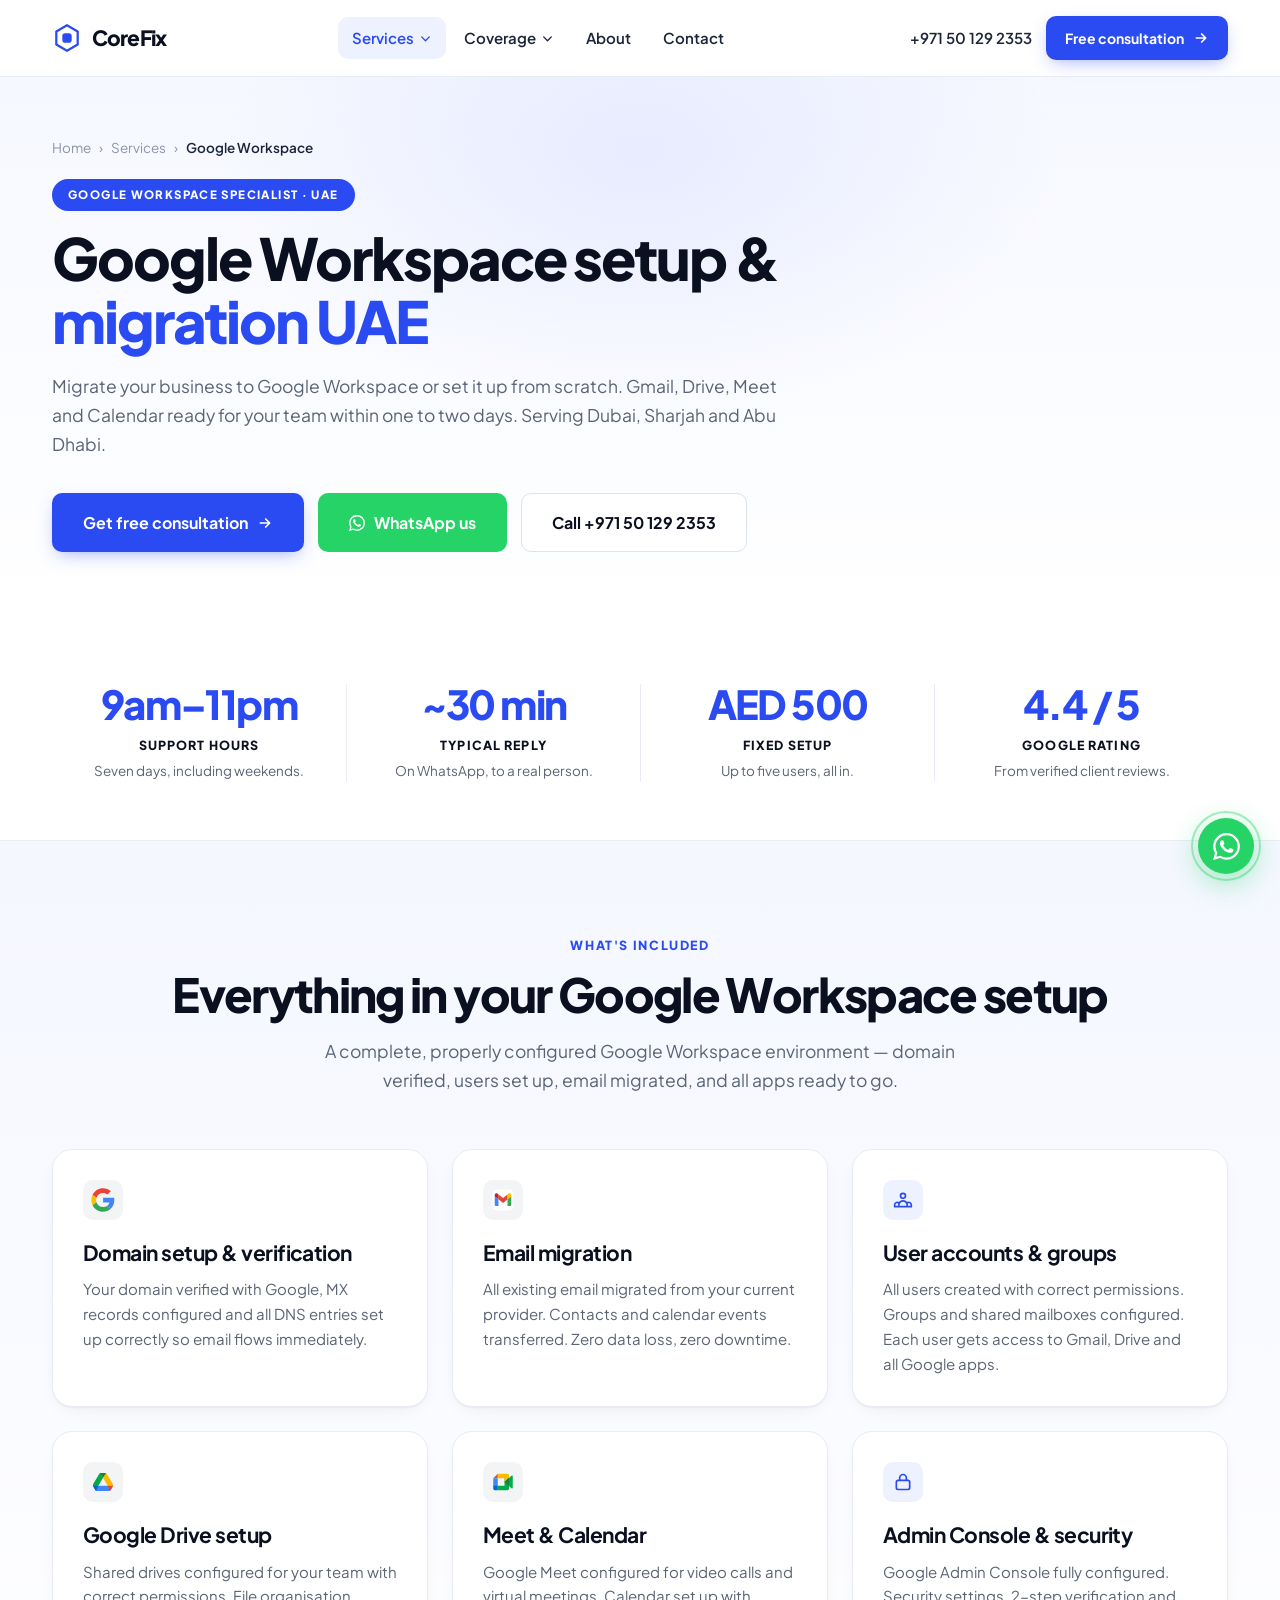
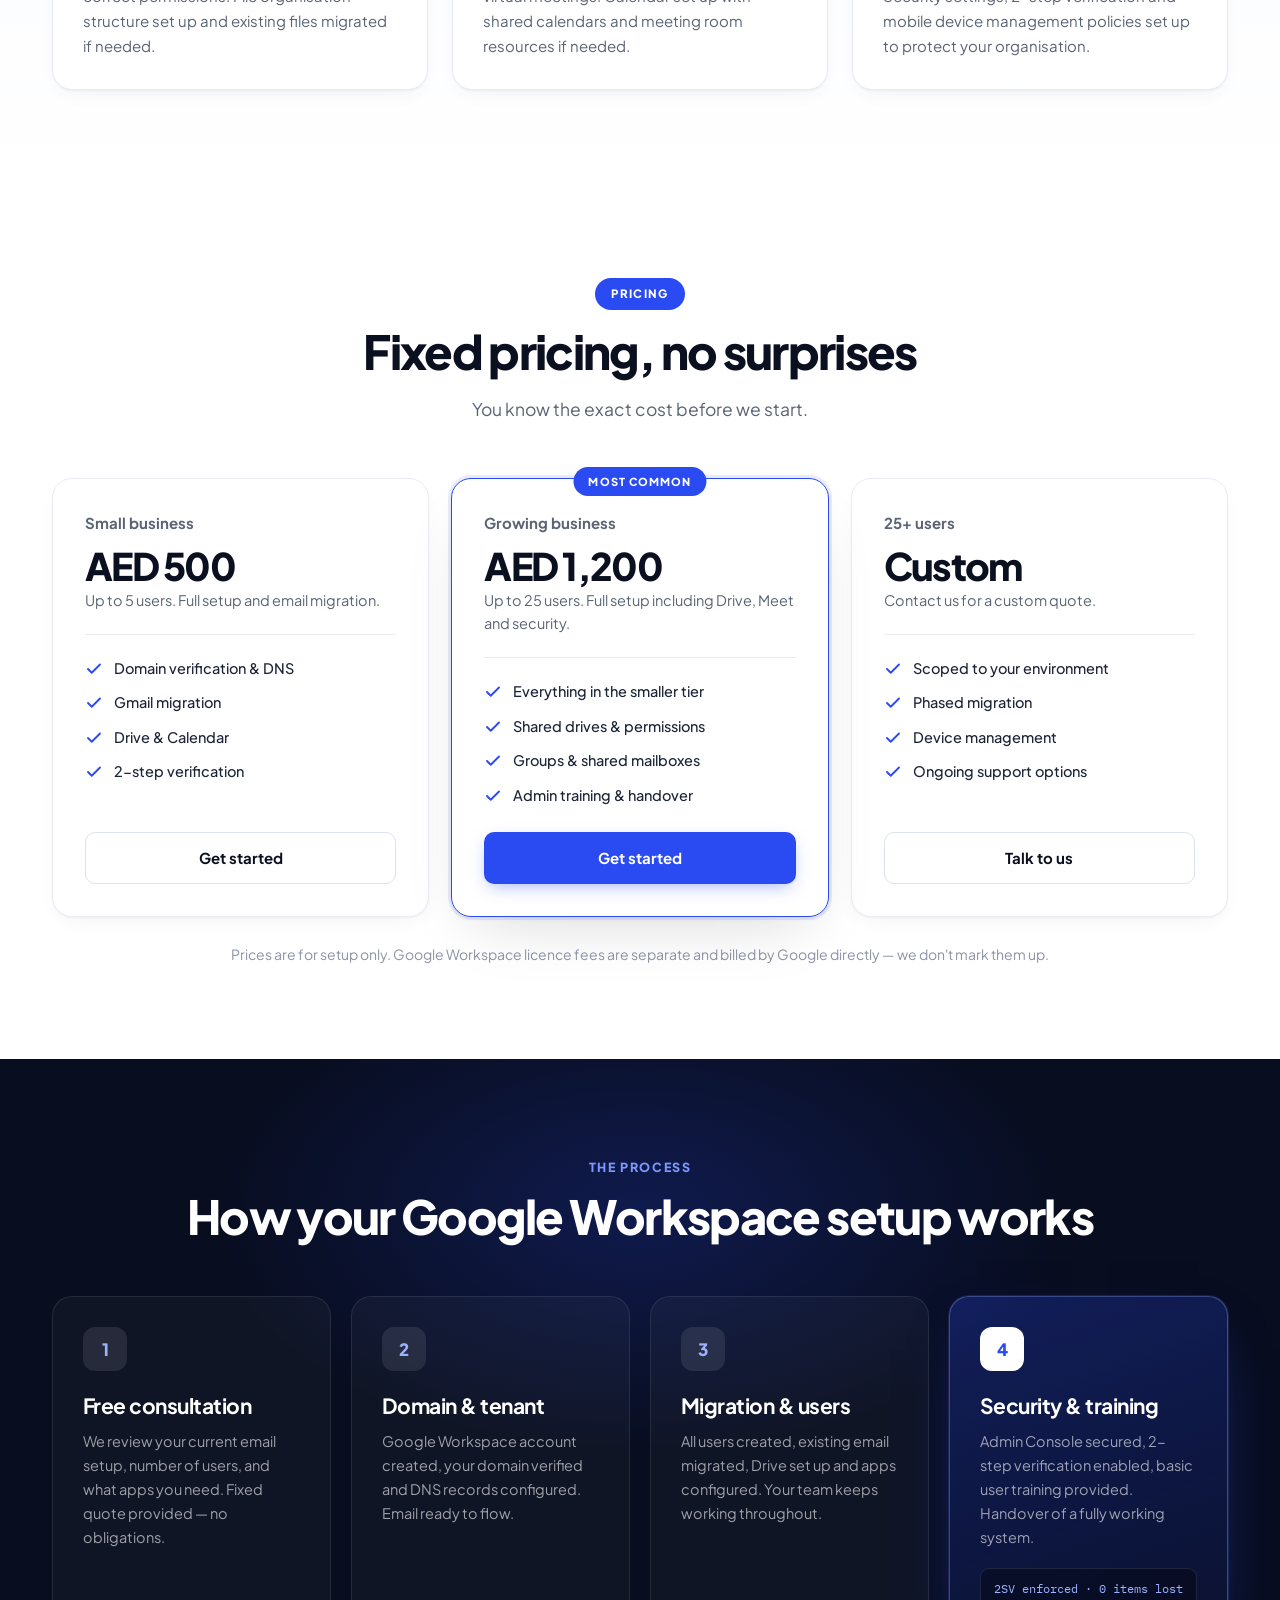
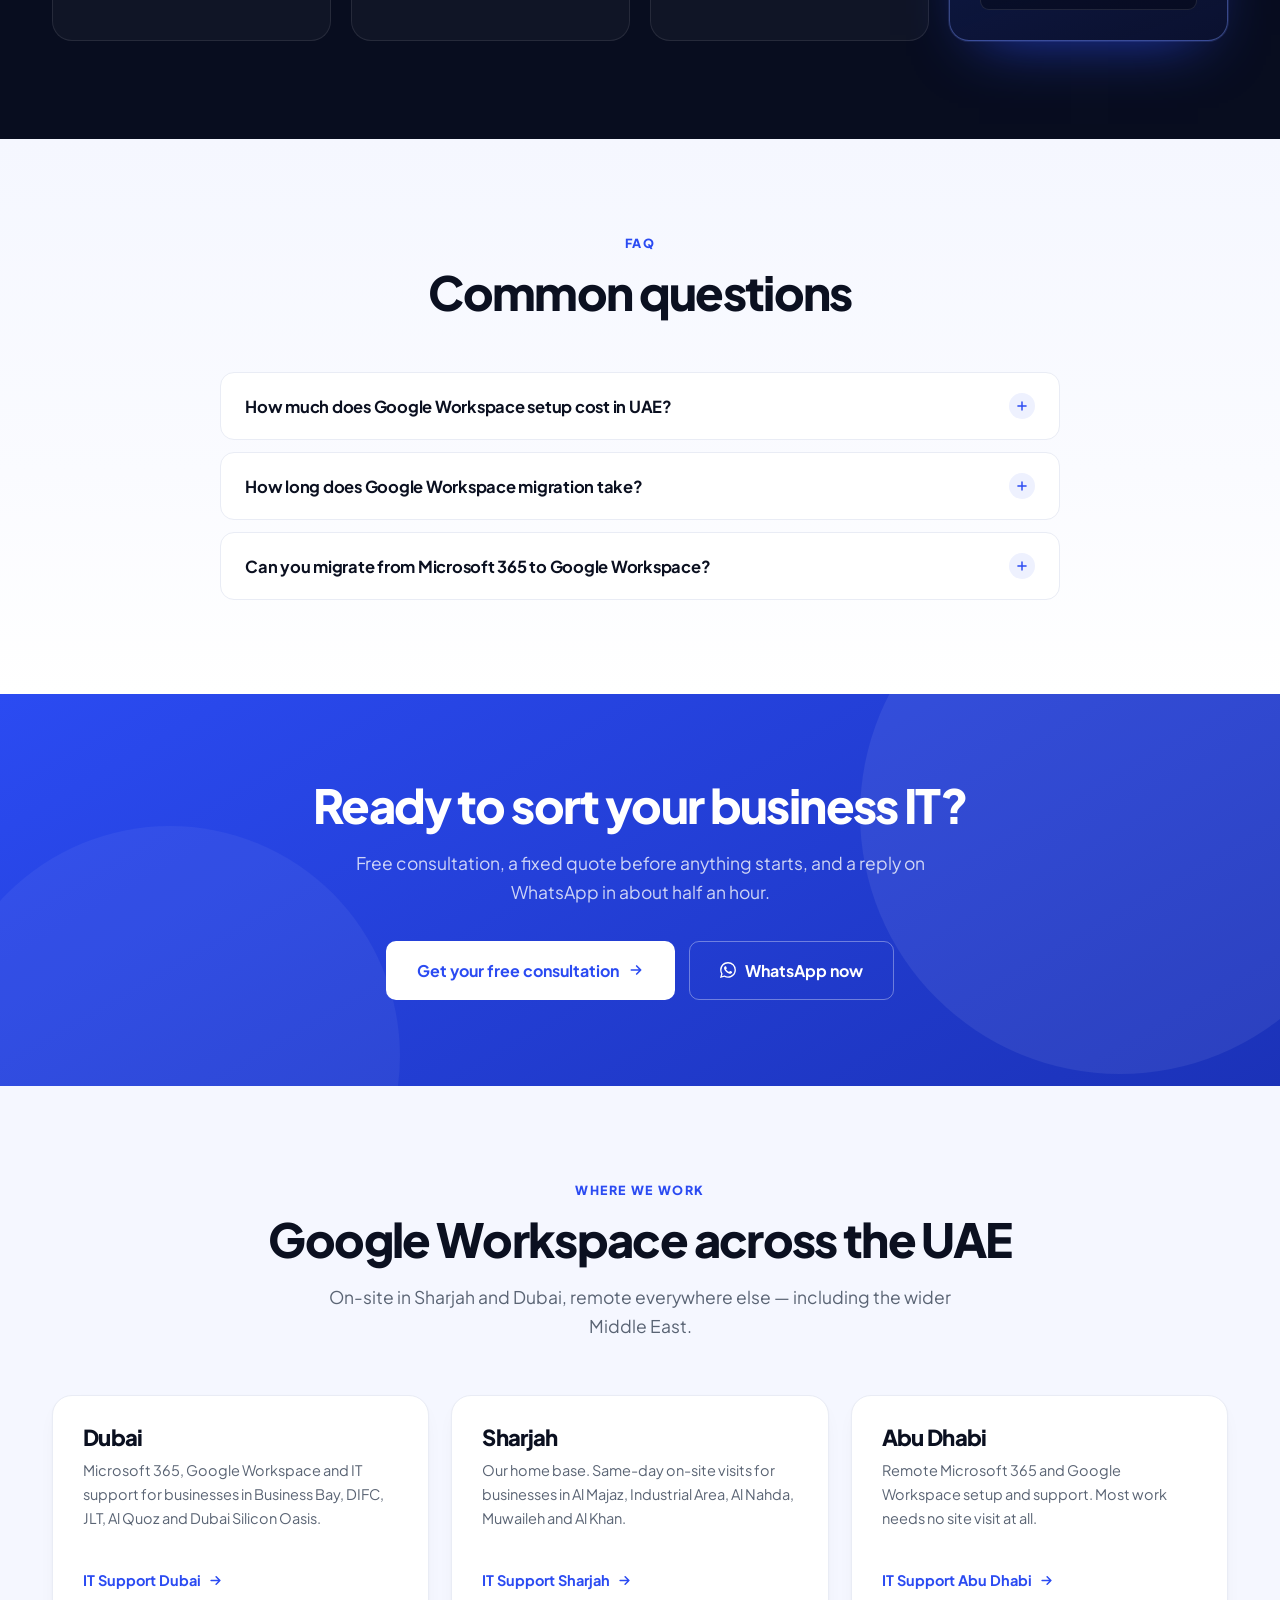
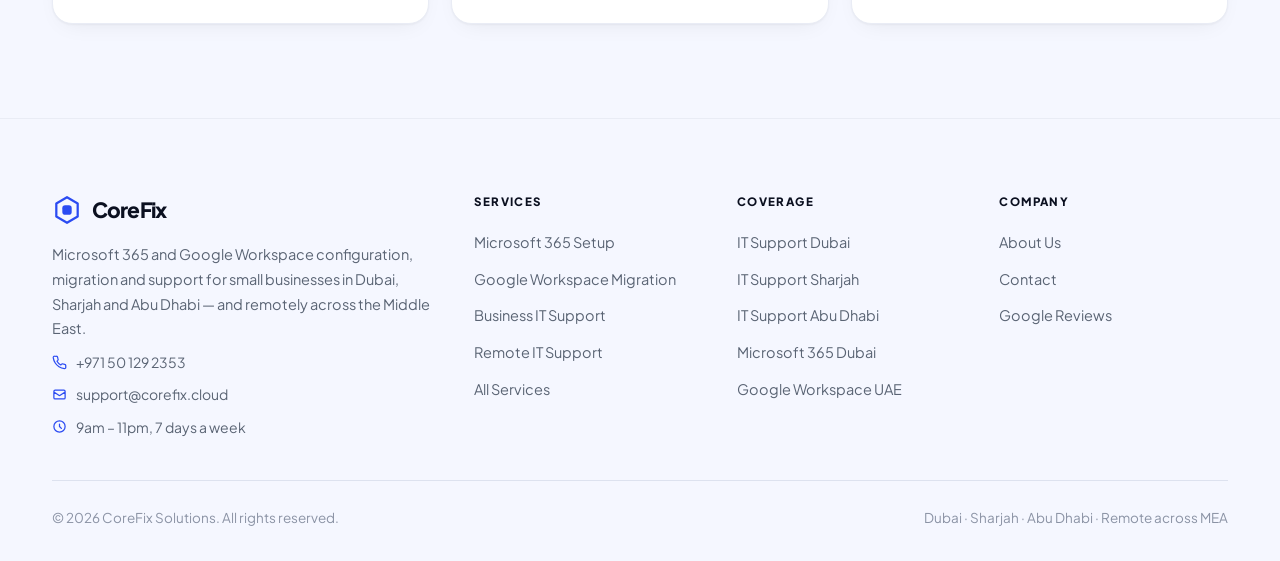
<file: google-workspace.html>
<!DOCTYPE html>
<html lang="en">
<head>
<meta charset="UTF-8">
<meta name="viewport" content="width=device-width,initial-scale=1">
<meta name="author" content="CoreFix Solutions">
<meta name="robots" content="index, follow, max-snippet:-1, max-image-preview:large, max-video-preview:-1">
<meta name="geo.region" content="AE">
<meta name="geo.placename" content="Dubai, Sharjah, Abu Dhabi, United Arab Emirates">
<meta name="theme-color" content="#2B4BF2">
<link rel="preconnect" href="https://fonts.googleapis.com">
<link rel="preconnect" href="https://fonts.gstatic.com" crossorigin>
<link href="https://fonts.googleapis.com/css2?family=Plus+Jakarta+Sans:wght@400;500;600;700;800&family=IBM+Plex+Mono:wght@400;500&display=swap" rel="stylesheet">
<link rel="stylesheet" href="style.css">
<link rel="apple-touch-icon" sizes="180x180" href="apple-touch-icon.png">
<link rel="icon" type="image/png" sizes="32x32" href="favicon-32x32.png">
<link rel="icon" type="image/png" sizes="16x16" href="favicon-16x16.png">
<link rel="manifest" href="site.webmanifest">
<script async src="https://www.googletagmanager.com/gtag/js?id=G-E2PS5NH8T0"></script>
<script>window.dataLayer=window.dataLayer||[];function gtag(){dataLayer.push(arguments);}gtag('js',new Date());gtag('config','G-E2PS5NH8T0');</script>
<title>Google Workspace Setup &amp; Migration UAE | CoreFix Solutions</title>
<meta name="description" content="Google Workspace setup &amp; migration for businesses in Dubai, Sharjah &amp; Abu Dhabi. Gmail, Drive, Meet configured in 1&ndash;2 days. From AED 500.">
<meta name="keywords" content="Google Workspace setup UAE, Google Workspace Dubai, G Suite migration UAE, Google Workspace Sharjah">
<link rel="canonical" href="https://corefix.cloud/google-workspace.html">
<meta property="og:type" content="website">
<meta property="og:site_name" content="CoreFix Solutions">
<meta property="og:title" content="Google Workspace Setup &amp; Migration UAE | CoreFix Solutions">
<meta property="og:description" content="Google Workspace setup &amp; migration for businesses in Dubai, Sharjah &amp; Abu Dhabi. Gmail, Drive, Meet configured in 1&ndash;2 days. From AED 500.">
<meta property="og:url" content="https://corefix.cloud/google-workspace.html">
<meta property="og:image" content="https://corefix.cloud/og-image.jpg">
<meta property="og:image:width" content="1200">
<meta property="og:image:height" content="630">
<meta property="og:locale" content="en_AE">
<meta name="twitter:card" content="summary_large_image">
<meta name="twitter:title" content="Google Workspace Setup &amp; Migration UAE | CoreFix Solutions">
<meta name="twitter:description" content="Google Workspace setup &amp; migration for businesses in Dubai, Sharjah &amp; Abu Dhabi. Gmail, Drive, Meet configured in 1&ndash;2 days. From AED 500.">
<meta name="twitter:image" content="https://corefix.cloud/og-image.jpg">
<script type="application/ld+json">{"@context":"https://schema.org","@type":"BreadcrumbList","itemListElement":[{"@type":"ListItem","position":1,"name":"Home","item":"https://corefix.cloud/"},{"@type":"ListItem","position":2,"name":"Services","item":"https://corefix.cloud/services.html"},{"@type":"ListItem","position":3,"name":"Google Workspace","item":"https://corefix.cloud/google-workspace.html"}]}</script><script type="application/ld+json">{"@context":"https://schema.org","@type":"FAQPage","mainEntity":[{"@type":"Question","name":"How much does Google Workspace setup cost in UAE?","acceptedAnswer":{"@type":"Answer","text":"Google Workspace setup starts from AED 500 for up to 5 users. Google's monthly licence fee is separate and billed directly by Google. We provide a fixed quote after a free consultation &mdash; no hourly billing."}},{"@type":"Question","name":"How long does Google Workspace migration take?","acceptedAnswer":{"@type":"Answer","text":"Most setups and migrations are complete within 1&ndash;2 business days. Your team can continue using their current email throughout &mdash; we migrate everything and switch DNS at the end to minimise disruption."}},{"@type":"Question","name":"Can you migrate from Microsoft 365 to Google Workspace?","acceptedAnswer":{"@type":"Answer","text":"Yes. We handle complete migrations from Microsoft 365, cPanel, Yahoo, Zoho or any other email platform to Google Workspace. All emails, contacts and calendar data are migrated with zero data loss."}}]}</script>
<script type="application/ld+json">{"@context":"https://schema.org","@type":"Service","serviceType":"Google Workspace Setup and Migration","provider":{"@type":"ProfessionalService","name":"CoreFix Solutions","url":"https://corefix.cloud/","telephone":"+971501292353"},"name":"Google Workspace Setup and Migration UAE","description":"Google Workspace setup and migration for businesses in Dubai, Sharjah and Abu Dhabi. Gmail, Drive, Meet, Calendar and Admin Console configured professionally.","areaServed":[{"@type":"City","name":"Dubai"},{"@type":"City","name":"Sharjah"},{"@type":"City","name":"Abu Dhabi"}],"offers":{"@type":"Offer","price":"500","priceCurrency":"AED","description":"Google Workspace setup starting from AED 500"}}</script>
</head>
<body>
<a href="https://wa.me/971501292353?text=Hi%2C%20I%20need%20IT%20support%20for%20my%20business" target="_blank" rel="noopener noreferrer" class="wa" aria-label="Chat with us on WhatsApp"><span class="wa-r"></span><svg viewBox="0 0 24 24" fill="currentColor" aria-hidden="true"><path d="M17.5 14.4c-.3-.2-1.8-.9-2-1-.3-.1-.5-.1-.7.1-.2.3-.8 1-.9 1.2-.2.2-.4.2-.6.1-.3-.2-1.3-.5-2.4-1.5-.9-.8-1.5-1.8-1.7-2.1-.2-.3 0-.5.1-.6l.5-.5.3-.5c.1-.2 0-.4 0-.5-.1-.1-.7-1.6-.9-2.2-.2-.6-.5-.5-.7-.5h-.6c-.2 0-.5.1-.8.4-.3.3-1 1-1 2.5s1.1 2.9 1.2 3.1c.2.2 2.1 3.2 5.1 4.5.7.3 1.3.5 1.7.6.7.2 1.4.2 1.9.1.6-.1 1.8-.7 2-1.4.2-.7.2-1.3.2-1.4-.1-.1-.3-.2-.6-.4M12 21.8a9.9 9.9 0 0 1-5-1.4l-.4-.2-3.7 1 1-3.6-.2-.4A9.9 9.9 0 0 1 2.2 12 9.9 9.9 0 0 1 12 2.1a9.8 9.8 0 0 1 7 2.9 9.8 9.8 0 0 1 2.9 7A9.9 9.9 0 0 1 12 21.8m8.4-18.3A11.8 11.8 0 0 0 12 0C5.5 0 .2 5.3.2 11.9c0 2.1.5 4.1 1.6 5.9L0 24l6.3-1.7a11.9 11.9 0 0 0 5.7 1.5c6.6 0 11.9-5.3 11.9-11.9a11.8 11.8 0 0 0-3.5-8.4"/></svg></a>
<a href="#main" class="skip">Skip to content</a>
<nav class="nav"><div class="wrap nav-in">
  <a href="index.html" class="logo" aria-label="CoreFix Solutions home"><svg viewBox="0 0 32 32" fill="none" aria-hidden="true"><path d="M16 2.4 27.4 9v14L16 29.6 4.6 23V9L16 2.4Z" stroke="#2B4BF2" stroke-width="2.4" stroke-linejoin="round"/><rect x="11" y="11" width="10" height="10" rx="3" fill="#2B4BF2"/></svg>CoreFix</a>
  <ul class="nav-l">
    <li class="dd"><a href="services.html" class="ddt on">Services <span class="dd-a"><svg fill="none" stroke="currentColor" stroke-width="2.5" stroke-linecap="round" stroke-linejoin="round" viewBox="0 0 24 24" aria-hidden="true"><path d="M19 9l-7 7-7-7"/></svg></span></a>
      <div class="dd-m">
        <a href="microsoft-365.html"><span class="dd-ic ico-w"><img src="logos/microsoft-365.svg" alt="Microsoft 365" class="blogo" width="48" height="48" loading="lazy" decoding="async"></span><span><span class="dd-t">Microsoft 365</span><span class="dd-s">Tenant setup &amp; migration</span></span></a>
        <a href="google-workspace.html"><span class="dd-ic ico-w"><img src="logos/google-workspace.svg" alt="Google Workspace" class="blogo" width="48" height="48" loading="lazy" decoding="async"></span><span><span class="dd-t">Google Workspace</span><span class="dd-s">Migration &amp; admin setup</span></span></a>
        <a href="it-support.html"><span class="dd-ic"><svg fill="none" stroke="currentColor" stroke-width="2" stroke-linecap="round" stroke-linejoin="round" viewBox="0 0 24 24" aria-hidden="true"><path d="M9.8 17 9 20l-1 1h8l-1-1-.8-3M3 13h18M5 17h14a2 2 0 0 0 2-2V5a2 2 0 0 0-2-2H5a2 2 0 0 0-2 2v10a2 2 0 0 0 2 2Z"/></svg></span><span><span class="dd-t">IT Support</span><span class="dd-s">Ongoing &amp; project work</span></span></a>
        <div class="dd-sep"></div>
        <a href="remote-support.html"><span class="dd-ic" style="background:var(--green-b)"><svg fill="none" stroke="currentColor" stroke-width="2" stroke-linecap="round" stroke-linejoin="round" viewBox="0 0 24 24" aria-hidden="true"><path d="M13 10V3L4 14h7v7l9-11h-7Z"/></svg></span><span><span class="dd-t" style="color:var(--green-t)">Remote Support</span><span class="dd-s">Available now · UAE-wide</span></span></a>
      </div>
    </li>
    <li class="dd"><a href="it-support-dubai.html" class="ddt">Coverage <span class="dd-a"><svg fill="none" stroke="currentColor" stroke-width="2.5" stroke-linecap="round" stroke-linejoin="round" viewBox="0 0 24 24" aria-hidden="true"><path d="M19 9l-7 7-7-7"/></svg></span></a>
      <div class="dd-m">
        <a href="it-support-dubai.html"><span class="dd-ic"><svg fill="none" stroke="currentColor" stroke-width="2" stroke-linecap="round" stroke-linejoin="round" viewBox="0 0 24 24" aria-hidden="true"><path d="M20 10c0 6-8 12-8 12s-8-6-8-12a8 8 0 0 1 16 0Z"/><circle cx="12" cy="10" r="3"/></svg></span><span><span class="dd-t">Dubai</span><span class="dd-s">On-site &amp; remote</span></span></a>
        <a href="it-support-sharjah.html"><span class="dd-ic"><svg fill="none" stroke="currentColor" stroke-width="2" stroke-linecap="round" stroke-linejoin="round" viewBox="0 0 24 24" aria-hidden="true"><path d="M20 10c0 6-8 12-8 12s-8-6-8-12a8 8 0 0 1 16 0Z"/><circle cx="12" cy="10" r="3"/></svg></span><span><span class="dd-t">Sharjah</span><span class="dd-s">Our base · same-day on-site</span></span></a>
        <a href="it-support-abu-dhabi.html"><span class="dd-ic"><svg fill="none" stroke="currentColor" stroke-width="2" stroke-linecap="round" stroke-linejoin="round" viewBox="0 0 24 24" aria-hidden="true"><path d="M20 10c0 6-8 12-8 12s-8-6-8-12a8 8 0 0 1 16 0Z"/><circle cx="12" cy="10" r="3"/></svg></span><span><span class="dd-t">Abu Dhabi</span><span class="dd-s">Remote delivery</span></span></a>
        <div class="dd-sep"></div>
        <a href="microsoft-365-dubai.html"><span class="dd-ic ico-w"><img src="logos/microsoft-365.svg" alt="Microsoft 365" class="blogo" width="48" height="48" loading="lazy" decoding="async"></span><span><span class="dd-t">Microsoft 365 Dubai</span><span class="dd-s">Business Bay, DIFC, JLT</span></span></a>
        <a href="google-workspace-uae.html"><span class="dd-ic ico-w"><img src="logos/google-workspace.svg" alt="Google Workspace" class="blogo" width="48" height="48" loading="lazy" decoding="async"></span><span><span class="dd-t">Google Workspace UAE</span><span class="dd-s">Across all emirates</span></span></a>
      </div>
    </li>
    <li><a href="about.html" class="">About</a></li>
    <li><a href="contact.html" class="">Contact</a></li>
  </ul>
  <div class="nav-r">
    <a href="tel:+971501292353" class="nav-tel">+971 50 129 2353</a>
    <a href="contact.html" class="btn b-blue b-sm">Free consultation <span class="arw"><svg fill="none" stroke="currentColor" stroke-width="2.5" stroke-linecap="round" stroke-linejoin="round" viewBox="0 0 24 24" aria-hidden="true"><path d="M5 12h14M13 6l6 6-6 6"/></svg></span></a>
    <button class="ham" id="ham" aria-label="Open menu" aria-expanded="false"><svg fill="none" stroke="currentColor" stroke-width="2" stroke-linecap="round" stroke-linejoin="round" viewBox="0 0 24 24" aria-hidden="true"><path d="M19 9l-7 7-7-7"/></svg></button>
  </div>
</div></nav>

<div class="mnav" id="mnav">
  <div class="mnav-top">
    <a href="index.html" class="logo"><svg viewBox="0 0 32 32" fill="none" aria-hidden="true"><path d="M16 2.4 27.4 9v14L16 29.6 4.6 23V9L16 2.4Z" stroke="#2B4BF2" stroke-width="2.4" stroke-linejoin="round"/><rect x="11" y="11" width="10" height="10" rx="3" fill="#2B4BF2"/></svg>CoreFix</a>
    <button class="ham" id="hamx" aria-label="Close menu"><svg fill="none" stroke="currentColor" stroke-width="2.5" stroke-linecap="round" stroke-linejoin="round" viewBox="0 0 24 24" aria-hidden="true"><path d="M12 5v14M5 12h14"/></svg></button>
  </div>
  <p class="mnav-h">Services</p>
  <a href="microsoft-365.html" class="mi"><span class="dd-ic ico-w"><img src="logos/microsoft-365.svg" alt="Microsoft 365" class="blogo" width="48" height="48" loading="lazy" decoding="async"></span>Microsoft 365 Setup</a>
  <a href="google-workspace.html" class="mi"><span class="dd-ic ico-w"><img src="logos/google-workspace.svg" alt="Google Workspace" class="blogo" width="48" height="48" loading="lazy" decoding="async"></span>Google Workspace</a>
  <a href="it-support.html" class="mi"><span class="dd-ic"><svg fill="none" stroke="currentColor" stroke-width="2" stroke-linecap="round" stroke-linejoin="round" viewBox="0 0 24 24" aria-hidden="true"><path d="M9.8 17 9 20l-1 1h8l-1-1-.8-3M3 13h18M5 17h14a2 2 0 0 0 2-2V5a2 2 0 0 0-2-2H5a2 2 0 0 0-2 2v10a2 2 0 0 0 2 2Z"/></svg></span>IT Support</a>
  <a href="remote-support.html" class="mi"><span class="dd-ic" style="background:var(--green-b)"><svg fill="none" stroke="currentColor" stroke-width="2" stroke-linecap="round" stroke-linejoin="round" viewBox="0 0 24 24" aria-hidden="true"><path d="M13 10V3L4 14h7v7l9-11h-7Z"/></svg></span>Remote Support</a>
  <p class="mnav-h">Coverage</p>
  <a href="it-support-dubai.html" class="mi"><span class="dd-ic"><svg fill="none" stroke="currentColor" stroke-width="2" stroke-linecap="round" stroke-linejoin="round" viewBox="0 0 24 24" aria-hidden="true"><path d="M20 10c0 6-8 12-8 12s-8-6-8-12a8 8 0 0 1 16 0Z"/><circle cx="12" cy="10" r="3"/></svg></span>Dubai</a>
  <a href="it-support-sharjah.html" class="mi"><span class="dd-ic"><svg fill="none" stroke="currentColor" stroke-width="2" stroke-linecap="round" stroke-linejoin="round" viewBox="0 0 24 24" aria-hidden="true"><path d="M20 10c0 6-8 12-8 12s-8-6-8-12a8 8 0 0 1 16 0Z"/><circle cx="12" cy="10" r="3"/></svg></span>Sharjah</a>
  <a href="it-support-abu-dhabi.html" class="mi"><span class="dd-ic"><svg fill="none" stroke="currentColor" stroke-width="2" stroke-linecap="round" stroke-linejoin="round" viewBox="0 0 24 24" aria-hidden="true"><path d="M20 10c0 6-8 12-8 12s-8-6-8-12a8 8 0 0 1 16 0Z"/><circle cx="12" cy="10" r="3"/></svg></span>Abu Dhabi</a>
  <a href="services.html" class="ml">All Services</a>
  <a href="about.html" class="ml">About</a>
  <a href="contact.html" class="ml">Contact</a>
  <div class="mnav-cta">
    <a href="contact.html" class="btn b-blue b-lg b-full">Free consultation</a>
    <a href="https://wa.me/971501292353?text=Hi%2C%20I%20need%20IT%20support%20for%20my%20business" target="_blank" rel="noopener" class="btn b-wa b-lg b-full">WhatsApp us</a>
  </div>
</div>
<main id="main">
<header class="phero"><div class="wrap"><div class="phero-in">
  <nav class="crumb" aria-label="Breadcrumb"><a href="index.html">Home</a><span>&rsaquo;</span><a href="services.html">Services</a><span>&rsaquo;</span><span class="on">Google Workspace</span></nav>
  <span class="eb-pill">Google Workspace specialist &middot; UAE</span>
  <h1 class="h1">Google Workspace setup &amp; <span style="color:var(--blue)">migration UAE</span></h1>
  <p class="lead">Migrate your business to Google Workspace or set it up from scratch. Gmail, Drive, Meet and Calendar ready for your team within one to two days. Serving Dubai, Sharjah and Abu Dhabi.</p>
  <div class="hero-cta">
    <a href="contact.html" class="btn b-blue b-lg">Get free consultation <span class="arw"><svg fill="none" stroke="currentColor" stroke-width="2.5" stroke-linecap="round" stroke-linejoin="round" viewBox="0 0 24 24" aria-hidden="true"><path d="M5 12h14M13 6l6 6-6 6"/></svg></span></a>
    <a href="https://wa.me/971501292353?text=Hi%2C%20I%20need%20IT%20support%20for%20my%20business" target="_blank" rel="noopener" class="btn b-wa b-lg"><svg viewBox="0 0 24 24" fill="currentColor" aria-hidden="true"><path d="M17.5 14.4c-.3-.2-1.8-.9-2-1-.3-.1-.5-.1-.7.1-.2.3-.8 1-.9 1.2-.2.2-.4.2-.6.1-.3-.2-1.3-.5-2.4-1.5-.9-.8-1.5-1.8-1.7-2.1-.2-.3 0-.5.1-.6l.5-.5.3-.5c.1-.2 0-.4 0-.5-.1-.1-.7-1.6-.9-2.2-.2-.6-.5-.5-.7-.5h-.6c-.2 0-.5.1-.8.4-.3.3-1 1-1 2.5s1.1 2.9 1.2 3.1c.2.2 2.1 3.2 5.1 4.5.7.3 1.3.5 1.7.6.7.2 1.4.2 1.9.1.6-.1 1.8-.7 2-1.4.2-.7.2-1.3.2-1.4-.1-.1-.3-.2-.6-.4M12 21.8a9.9 9.9 0 0 1-5-1.4l-.4-.2-3.7 1 1-3.6-.2-.4A9.9 9.9 0 0 1 2.2 12 9.9 9.9 0 0 1 12 2.1a9.8 9.8 0 0 1 7 2.9 9.8 9.8 0 0 1 2.9 7A9.9 9.9 0 0 1 12 21.8m8.4-18.3A11.8 11.8 0 0 0 12 0C5.5 0 .2 5.3.2 11.9c0 2.1.5 4.1 1.6 5.9L0 24l6.3-1.7a11.9 11.9 0 0 0 5.7 1.5c6.6 0 11.9-5.3 11.9-11.9a11.8 11.8 0 0 0-3.5-8.4"/></svg> WhatsApp us</a>
    <a href="tel:+971501292353" class="btn b-line b-lg">Call +971 50 129 2353</a>
  </div>
</div></div></header>

<section class="stats"><div class="wrap stats-g">
  <div class="stat"><div class="stat-n">9am&ndash;11pm</div><div class="stat-k">Support hours</div><div class="stat-d">Seven days, including weekends.</div></div>
  <div class="stat"><div class="stat-n">~30 min</div><div class="stat-k">Typical reply</div><div class="stat-d">On WhatsApp, to a real person.</div></div>
  <div class="stat"><div class="stat-n">AED 500</div><div class="stat-k">Fixed setup</div><div class="stat-d">Up to five users, all in.</div></div>
  <div class="stat"><div class="stat-n">4.4 / 5</div><div class="stat-k">Google rating</div><div class="stat-d">From verified client reviews.</div></div>
</div></section>

<section class="sec sec-lav"><div class="wrap">
  <div class="sec-hd rv" style="text-align:center">
    <span class="eb">What's included</span>
    <h2 class="h2">Everything in your Google Workspace setup</h2>
    <p class="lead lead-c">A complete, properly configured Google Workspace environment &mdash; domain verified, users set up, email migrated, and all apps ready to go.</p>
  </div>
  <div class="fg3">
    <article class="fc rv"><div class="fc-top"><span class="ico ico-w"><img src="logos/google-workspace.svg" alt="Google Workspace" class="blogo" width="48" height="48" loading="lazy" decoding="async"></span></div><h3 class="h3">Domain setup &amp; verification</h3><p>Your domain verified with Google, MX records configured and all DNS entries set up correctly so email flows immediately.</p></article>
    <article class="fc rv rv-1"><div class="fc-top"><span class="ico ico-w"><img src="logos/gmail.svg" alt="Gmail" class="blogo" width="48" height="48" loading="lazy" decoding="async"></span></div><h3 class="h3">Email migration</h3><p>All existing email migrated from your current provider. Contacts and calendar events transferred. Zero data loss, zero downtime.</p></article>
    <article class="fc rv rv-2"><div class="fc-top"><span class="ico"><svg fill="none" stroke="currentColor" stroke-width="2" stroke-linecap="round" stroke-linejoin="round" viewBox="0 0 24 24" aria-hidden="true"><path d="M17 20h5v-2a3 3 0 0 0-5.4-1.9M17 20H7m10 0v-2c0-.7-.1-1.3-.4-1.9M7 20H2v-2a3 3 0 0 1 5.4-1.9M7 20v-2c0-.7.1-1.3.4-1.9m0 0a5 5 0 0 1 9.2 0M15 7a3 3 0 1 1-6 0 3 3 0 0 1 6 0Z"/></svg></span></div><h3 class="h3">User accounts &amp; groups</h3><p>All users created with correct permissions. Groups and shared mailboxes configured. Each user gets access to Gmail, Drive and all Google apps.</p></article>
    <article class="fc rv"><div class="fc-top"><span class="ico ico-w"><img src="logos/drive.svg" alt="Google Drive" class="blogo" width="48" height="48" loading="lazy" decoding="async"></span></div><h3 class="h3">Google Drive setup</h3><p>Shared drives configured for your team with correct permissions. File organisation structure set up and existing files migrated if needed.</p></article>
    <article class="fc rv rv-1"><div class="fc-top"><span class="ico ico-w"><img src="logos/meet.svg" alt="Google Meet" class="blogo" width="48" height="48" loading="lazy" decoding="async"></span></div><h3 class="h3">Meet &amp; Calendar</h3><p>Google Meet configured for video calls and virtual meetings. Calendar set up with shared calendars and meeting room resources if needed.</p></article>
    <article class="fc rv rv-2"><div class="fc-top"><span class="ico"><svg fill="none" stroke="currentColor" stroke-width="2" stroke-linecap="round" stroke-linejoin="round" viewBox="0 0 24 24" aria-hidden="true"><rect x="4" y="10" width="16" height="11" rx="2"/><path d="M8 10V7a4 4 0 0 1 8 0v3"/></svg></span></div><h3 class="h3">Admin Console &amp; security</h3><p>Google Admin Console fully configured. Security settings, 2-step verification and mobile device management policies set up to protect your organisation.</p></article>
  </div>
</div></section>

<section class="sec"><div class="wrap">
  <div class="sec-hd rv" style="text-align:center">
    <span class="eb-pill eb-pill-c">Pricing</span>
    <h2 class="h2">Fixed pricing, no surprises</h2>
    <p class="lead lead-c">You know the exact cost before we start.</p>
  </div>
  <div class="pr rv">
    <div class="prc"><div class="prc-n">Small business</div><div class="prc-v">AED 500</div><p class="prc-d">Up to 5 users. Full setup and email migration.</p>
      <ul class="cl cl-sm"><li><svg fill="none" stroke="currentColor" stroke-width="2.5" stroke-linecap="round" stroke-linejoin="round" viewBox="0 0 24 24" aria-hidden="true"><path d="M20 6 9 17l-5-5"/></svg>Domain verification &amp; DNS</li><li><svg fill="none" stroke="currentColor" stroke-width="2.5" stroke-linecap="round" stroke-linejoin="round" viewBox="0 0 24 24" aria-hidden="true"><path d="M20 6 9 17l-5-5"/></svg>Gmail migration</li><li><svg fill="none" stroke="currentColor" stroke-width="2.5" stroke-linecap="round" stroke-linejoin="round" viewBox="0 0 24 24" aria-hidden="true"><path d="M20 6 9 17l-5-5"/></svg>Drive &amp; Calendar</li><li><svg fill="none" stroke="currentColor" stroke-width="2.5" stroke-linecap="round" stroke-linejoin="round" viewBox="0 0 24 24" aria-hidden="true"><path d="M20 6 9 17l-5-5"/></svg>2-step verification</li></ul>
      <a href="contact.html" class="btn b-line b-full">Get started</a></div>
    <div class="prc prc-on"><span class="prc-badge">Most common</span><div class="prc-n">Growing business</div><div class="prc-v">AED 1,200</div><p class="prc-d">Up to 25 users. Full setup including Drive, Meet and security.</p>
      <ul class="cl cl-sm"><li><svg fill="none" stroke="currentColor" stroke-width="2.5" stroke-linecap="round" stroke-linejoin="round" viewBox="0 0 24 24" aria-hidden="true"><path d="M20 6 9 17l-5-5"/></svg>Everything in the smaller tier</li><li><svg fill="none" stroke="currentColor" stroke-width="2.5" stroke-linecap="round" stroke-linejoin="round" viewBox="0 0 24 24" aria-hidden="true"><path d="M20 6 9 17l-5-5"/></svg>Shared drives &amp; permissions</li><li><svg fill="none" stroke="currentColor" stroke-width="2.5" stroke-linecap="round" stroke-linejoin="round" viewBox="0 0 24 24" aria-hidden="true"><path d="M20 6 9 17l-5-5"/></svg>Groups &amp; shared mailboxes</li><li><svg fill="none" stroke="currentColor" stroke-width="2.5" stroke-linecap="round" stroke-linejoin="round" viewBox="0 0 24 24" aria-hidden="true"><path d="M20 6 9 17l-5-5"/></svg>Admin training &amp; handover</li></ul>
      <a href="contact.html" class="btn b-blue b-full">Get started</a></div>
    <div class="prc"><div class="prc-n">25+ users</div><div class="prc-v">Custom</div><p class="prc-d">Contact us for a custom quote.</p>
      <ul class="cl cl-sm"><li><svg fill="none" stroke="currentColor" stroke-width="2.5" stroke-linecap="round" stroke-linejoin="round" viewBox="0 0 24 24" aria-hidden="true"><path d="M20 6 9 17l-5-5"/></svg>Scoped to your environment</li><li><svg fill="none" stroke="currentColor" stroke-width="2.5" stroke-linecap="round" stroke-linejoin="round" viewBox="0 0 24 24" aria-hidden="true"><path d="M20 6 9 17l-5-5"/></svg>Phased migration</li><li><svg fill="none" stroke="currentColor" stroke-width="2.5" stroke-linecap="round" stroke-linejoin="round" viewBox="0 0 24 24" aria-hidden="true"><path d="M20 6 9 17l-5-5"/></svg>Device management</li><li><svg fill="none" stroke="currentColor" stroke-width="2.5" stroke-linecap="round" stroke-linejoin="round" viewBox="0 0 24 24" aria-hidden="true"><path d="M20 6 9 17l-5-5"/></svg>Ongoing support options</li></ul>
      <a href="contact.html" class="btn b-line b-full">Talk to us</a></div>
  </div>
  <p class="pr-note">Prices are for setup only. Google Workspace licence fees are separate and billed by Google directly &mdash; we don't mark them up.</p>
</div></section>

<section class="dark"><div class="wrap dark-in">
  <div style="text-align:center" class="rv"><span class="eb">The process</span><h2 class="h2">How your Google Workspace setup works</h2></div>
  <div class="sg4 rv">
    <div class="sc"><div class="sn">1</div><h3 class="h3">Free consultation</h3><p>We review your current email setup, number of users, and what apps you need. Fixed quote provided &mdash; no obligations.</p></div>
    <div class="sc"><div class="sn">2</div><h3 class="h3">Domain &amp; tenant</h3><p>Google Workspace account created, your domain verified and DNS records configured. Email ready to flow.</p></div>
    <div class="sc"><div class="sn">3</div><h3 class="h3">Migration &amp; users</h3><p>All users created, existing email migrated, Drive set up and apps configured. Your team keeps working throughout.</p></div>
    <div class="sc sc-on"><div class="sn">4</div><h3 class="h3">Security &amp; training</h3><p>Admin Console secured, 2-step verification enabled, basic user training provided. Handover of a fully working system.</p><div class="sc-code">2SV enforced &middot; 0 items lost</div></div>
  </div>
</div></section>

<section class="sec sec-lav"><div class="wrap">
  <div class="sec-hd rv"><span class="eb">FAQ</span><h2 class="h2">Common questions</h2></div>
  <div class="faq rv"><div class="fi"><button class="fq" aria-expanded="false">How much does Google Workspace setup cost in UAE?<span class="fq-i"><svg fill="none" stroke="currentColor" stroke-width="2.5" stroke-linecap="round" stroke-linejoin="round" viewBox="0 0 24 24" aria-hidden="true"><path d="M12 5v14M5 12h14"/></svg></span></button><div class="fa"><div class="fa-in">Google Workspace setup starts from AED 500 for up to 5 users. Google's monthly licence fee is separate and billed directly by Google. We provide a fixed quote after a free consultation &mdash; no hourly billing.</div></div></div><div class="fi"><button class="fq" aria-expanded="false">How long does Google Workspace migration take?<span class="fq-i"><svg fill="none" stroke="currentColor" stroke-width="2.5" stroke-linecap="round" stroke-linejoin="round" viewBox="0 0 24 24" aria-hidden="true"><path d="M12 5v14M5 12h14"/></svg></span></button><div class="fa"><div class="fa-in">Most setups and migrations are complete within 1&ndash;2 business days. Your team can continue using their current email throughout &mdash; we migrate everything and switch DNS at the end to minimise disruption.</div></div></div><div class="fi"><button class="fq" aria-expanded="false">Can you migrate from Microsoft 365 to Google Workspace?<span class="fq-i"><svg fill="none" stroke="currentColor" stroke-width="2.5" stroke-linecap="round" stroke-linejoin="round" viewBox="0 0 24 24" aria-hidden="true"><path d="M12 5v14M5 12h14"/></svg></span></button><div class="fa"><div class="fa-in">Yes. We handle complete migrations from Microsoft 365, cPanel, Yahoo, Zoho or any other email platform to Google Workspace. All emails, contacts and calendar data are migrated with zero data loss.</div></div></div></div>
</div></section>
<section class="ctas"><div class="wrap">
  <h2 class="h2">Ready to sort your business IT?</h2>
  <p>Free consultation, a fixed quote before anything starts, and a reply on WhatsApp in about half an hour.</p>
  <div class="ctas-b">
    <a href="contact.html" class="btn b-white b-lg">Get your free consultation <span class="arw"><svg fill="none" stroke="currentColor" stroke-width="2.5" stroke-linecap="round" stroke-linejoin="round" viewBox="0 0 24 24" aria-hidden="true"><path d="M5 12h14M13 6l6 6-6 6"/></svg></span></a>
    <a href="https://wa.me/971501292353?text=Hi%2C%20I%20need%20IT%20support%20for%20my%20business" target="_blank" rel="noopener" class="btn b-line b-lg"><svg viewBox="0 0 24 24" fill="currentColor" aria-hidden="true"><path d="M17.5 14.4c-.3-.2-1.8-.9-2-1-.3-.1-.5-.1-.7.1-.2.3-.8 1-.9 1.2-.2.2-.4.2-.6.1-.3-.2-1.3-.5-2.4-1.5-.9-.8-1.5-1.8-1.7-2.1-.2-.3 0-.5.1-.6l.5-.5.3-.5c.1-.2 0-.4 0-.5-.1-.1-.7-1.6-.9-2.2-.2-.6-.5-.5-.7-.5h-.6c-.2 0-.5.1-.8.4-.3.3-1 1-1 2.5s1.1 2.9 1.2 3.1c.2.2 2.1 3.2 5.1 4.5.7.3 1.3.5 1.7.6.7.2 1.4.2 1.9.1.6-.1 1.8-.7 2-1.4.2-.7.2-1.3.2-1.4-.1-.1-.3-.2-.6-.4M12 21.8a9.9 9.9 0 0 1-5-1.4l-.4-.2-3.7 1 1-3.6-.2-.4A9.9 9.9 0 0 1 2.2 12 9.9 9.9 0 0 1 12 2.1a9.8 9.8 0 0 1 7 2.9 9.8 9.8 0 0 1 2.9 7A9.9 9.9 0 0 1 12 21.8m8.4-18.3A11.8 11.8 0 0 0 12 0C5.5 0 .2 5.3.2 11.9c0 2.1.5 4.1 1.6 5.9L0 24l6.3-1.7a11.9 11.9 0 0 0 5.7 1.5c6.6 0 11.9-5.3 11.9-11.9a11.8 11.8 0 0 0-3.5-8.4"/></svg> WhatsApp now</a>
  </div>
</div></section>
<section class="sec sec-tint"><div class="wrap">
  <div class="sec-hd rv" style="text-align:center">
    <span class="eb">Where we work</span><h2 class="h2">Google Workspace across the UAE</h2><p class="lead lead-c">On-site in Sharjah and Dubai, remote everywhere else &mdash; including the wider Middle East.</p>
  </div>
  <div class="ag rv">
    <article class="ac"><h3 class="ac-c">Dubai</h3><p>Microsoft 365, Google Workspace and IT support for businesses in Business Bay, DIFC, JLT, Al Quoz and Dubai Silicon Oasis.</p><a href="it-support-dubai.html" class="fc-link">IT Support Dubai <span class="arw"><svg fill="none" stroke="currentColor" stroke-width="2.5" stroke-linecap="round" stroke-linejoin="round" viewBox="0 0 24 24" aria-hidden="true"><path d="M5 12h14M13 6l6 6-6 6"/></svg></span></a></article>
    <article class="ac"><h3 class="ac-c">Sharjah</h3><p>Our home base. Same-day on-site visits for businesses in Al Majaz, Industrial Area, Al Nahda, Muwaileh and Al Khan.</p><a href="it-support-sharjah.html" class="fc-link">IT Support Sharjah <span class="arw"><svg fill="none" stroke="currentColor" stroke-width="2.5" stroke-linecap="round" stroke-linejoin="round" viewBox="0 0 24 24" aria-hidden="true"><path d="M5 12h14M13 6l6 6-6 6"/></svg></span></a></article>
    <article class="ac"><h3 class="ac-c">Abu Dhabi</h3><p>Remote Microsoft 365 and Google Workspace setup and support. Most work needs no site visit at all.</p><a href="it-support-abu-dhabi.html" class="fc-link">IT Support Abu Dhabi <span class="arw"><svg fill="none" stroke="currentColor" stroke-width="2.5" stroke-linecap="round" stroke-linejoin="round" viewBox="0 0 24 24" aria-hidden="true"><path d="M5 12h14M13 6l6 6-6 6"/></svg></span></a></article>
  </div>
</div></section>
</main>
<footer class="ft"><div class="wrap">
  <div class="ft-top">
    <div>
      <a href="index.html" class="logo"><svg viewBox="0 0 32 32" fill="none" aria-hidden="true"><path d="M16 2.4 27.4 9v14L16 29.6 4.6 23V9L16 2.4Z" stroke="#2B4BF2" stroke-width="2.4" stroke-linejoin="round"/><rect x="11" y="11" width="10" height="10" rx="3" fill="#2B4BF2"/></svg>CoreFix</a>
      <p class="ft-p">Microsoft 365 and Google Workspace configuration, migration and support for small businesses in Dubai, Sharjah and Abu Dhabi — and remotely across the Middle East.</p>
      <div class="ft-c"><svg fill="none" stroke="currentColor" stroke-width="2" stroke-linecap="round" stroke-linejoin="round" viewBox="0 0 24 24" aria-hidden="true"><path d="M22 16.9v3a2 2 0 0 1-2.2 2 19.8 19.8 0 0 1-8.6-3.1 19.5 19.5 0 0 1-6-6A19.8 19.8 0 0 1 2 4.2 2 2 0 0 1 4 2h3a2 2 0 0 1 2 1.7c.1 1 .4 1.9.7 2.8a2 2 0 0 1-.4 2.1L8 9.9a16 16 0 0 0 6 6l1.3-1.3a2 2 0 0 1 2.1-.4c.9.3 1.8.6 2.8.7A2 2 0 0 1 22 16.9Z"/></svg><a href="tel:+971501292353">+971 50 129 2353</a></div>
      <div class="ft-c"><svg fill="none" stroke="currentColor" stroke-width="2" stroke-linecap="round" stroke-linejoin="round" viewBox="0 0 24 24" aria-hidden="true"><path d="M3 8l7.9 5.3a2 2 0 0 0 2.2 0L21 8M5 19h14a2 2 0 0 0 2-2V7a2 2 0 0 0-2-2H5a2 2 0 0 0-2 2v10a2 2 0 0 0 2 2Z"/></svg><a href="mailto:support@corefix.cloud">support@corefix.cloud</a></div>
      <div class="ft-c"><svg fill="none" stroke="currentColor" stroke-width="2" stroke-linecap="round" stroke-linejoin="round" viewBox="0 0 24 24" aria-hidden="true"><circle cx="12" cy="12" r="9"/><path d="M12 8v4l3 3"/></svg><span>9am – 11pm, 7 days a week</span></div>
    </div>
    <div>
      <p class="ft-h">Services</p>
      <ul class="ft-l">
        <li><a href="microsoft-365.html">Microsoft 365 Setup</a></li>
        <li><a href="google-workspace.html">Google Workspace Migration</a></li>
        <li><a href="it-support.html">Business IT Support</a></li>
        <li><a href="remote-support.html">Remote IT Support</a></li>
        <li><a href="services.html">All Services</a></li>
      </ul>
    </div>
    <div>
      <p class="ft-h">Coverage</p>
      <ul class="ft-l">
        <li><a href="it-support-dubai.html">IT Support Dubai</a></li>
        <li><a href="it-support-sharjah.html">IT Support Sharjah</a></li>
        <li><a href="it-support-abu-dhabi.html">IT Support Abu Dhabi</a></li>
        <li><a href="microsoft-365-dubai.html">Microsoft 365 Dubai</a></li>
        <li><a href="google-workspace-uae.html">Google Workspace UAE</a></li>
      </ul>
    </div>
    <div>
      <p class="ft-h">Company</p>
      <ul class="ft-l">
        <li><a href="about.html">About Us</a></li>
        <li><a href="contact.html">Contact</a></li>
        <li><a href="https://share.google/1KY686doRgPydYVxl" target="_blank" rel="noopener noreferrer">Google Reviews</a></li>
      </ul>
    </div>
  </div>
  <div class="ft-b">
    <span>&copy; 2026 CoreFix Solutions. All rights reserved.</span>
    <span>Dubai &middot; Sharjah &middot; Abu Dhabi &middot; Remote across MEA</span>
  </div>
</div></footer>
<script>
(function(){
  var o=new IntersectionObserver(function(e){e.forEach(function(x){if(x.isIntersecting){x.target.classList.add('in');o.unobserve(x.target)}})},{threshold:.1,rootMargin:'0px 0px -40px'});
  document.querySelectorAll('.rv').forEach(function(e){o.observe(e)});

  var dds=document.querySelectorAll('.nav-l .dd'),t;
  dds.forEach(function(d){
    function op(){clearTimeout(t);dds.forEach(function(x){if(x!==d)x.classList.remove('open')});d.classList.add('open')}
    function cl(){t=setTimeout(function(){d.classList.remove('open')},140)}
    d.addEventListener('mouseenter',op);d.addEventListener('mouseleave',cl);
    d.addEventListener('focusin',op);
    d.addEventListener('keydown',function(e){if(e.key==='Escape')d.classList.remove('open')});
  });
  document.addEventListener('click',function(e){dds.forEach(function(d){if(!d.contains(e.target))d.classList.remove('open')})});

  var mn=document.getElementById('mnav'),hm=document.getElementById('ham'),hx=document.getElementById('hamx');
  function tog(s){mn.classList.toggle('open',s);document.body.style.overflow=s?'hidden':'';hm.setAttribute('aria-expanded',s)}
  if(hm)hm.addEventListener('click',function(){tog(true)});
  if(hx)hx.addEventListener('click',function(){tog(false)});
  if(mn)mn.querySelectorAll('a').forEach(function(a){a.addEventListener('click',function(){tog(false)})});
  document.addEventListener('keydown',function(e){if(e.key==='Escape'&&mn&&mn.classList.contains('open'))tog(false)});

  document.querySelectorAll('.fq').forEach(function(b){
    b.addEventListener('click',function(){
      var i=b.parentElement,a=b.nextElementSibling,was=i.classList.contains('open');
      document.querySelectorAll('.fi').forEach(function(x){x.classList.remove('open');x.querySelector('.fa').style.maxHeight=null;x.querySelector('.fq').setAttribute('aria-expanded','false')});
      if(!was){i.classList.add('open');a.style.maxHeight=a.scrollHeight+'px';b.setAttribute('aria-expanded','true')}
    });
  });

  var pb=document.getElementById('pb');
  if(pb){var mt=document.getElementById('mqt'),p=false;
    pb.addEventListener('click',function(){p=!p;mt.classList.toggle('paused',p);
      pb.querySelector('span').textContent=p?'Resume scrolling':'Pause scrolling';pb.setAttribute('aria-pressed',p)})}

  var f=document.getElementById('cform');
  if(f){f.addEventListener('submit',function(e){
    e.preventDefault();
    var btn=f.querySelector('button[type=submit]'),orig=btn.textContent;
    btn.textContent='Sending…';btn.disabled=true;
    fetch(f.action,{method:'POST',body:new FormData(f),headers:{Accept:'application/json'}})
    .then(function(r){if(r.ok){document.getElementById('modal').classList.add('open');f.reset()}else{alert('Something went wrong. Please WhatsApp us on '+'+971 50 129 2353'+' instead.')}})
    .catch(function(){alert('Something went wrong. Please WhatsApp us on '+'+971 50 129 2353'+' instead.')})
    .finally(function(){btn.textContent=orig;btn.disabled=false})})}
  window.closeModal=function(){document.getElementById('modal').classList.remove('open')};
  var md=document.getElementById('modal');
  if(md)md.addEventListener('click',function(e){if(e.target===md)closeModal()});
})();
</script>
</body>
</html>
</file>
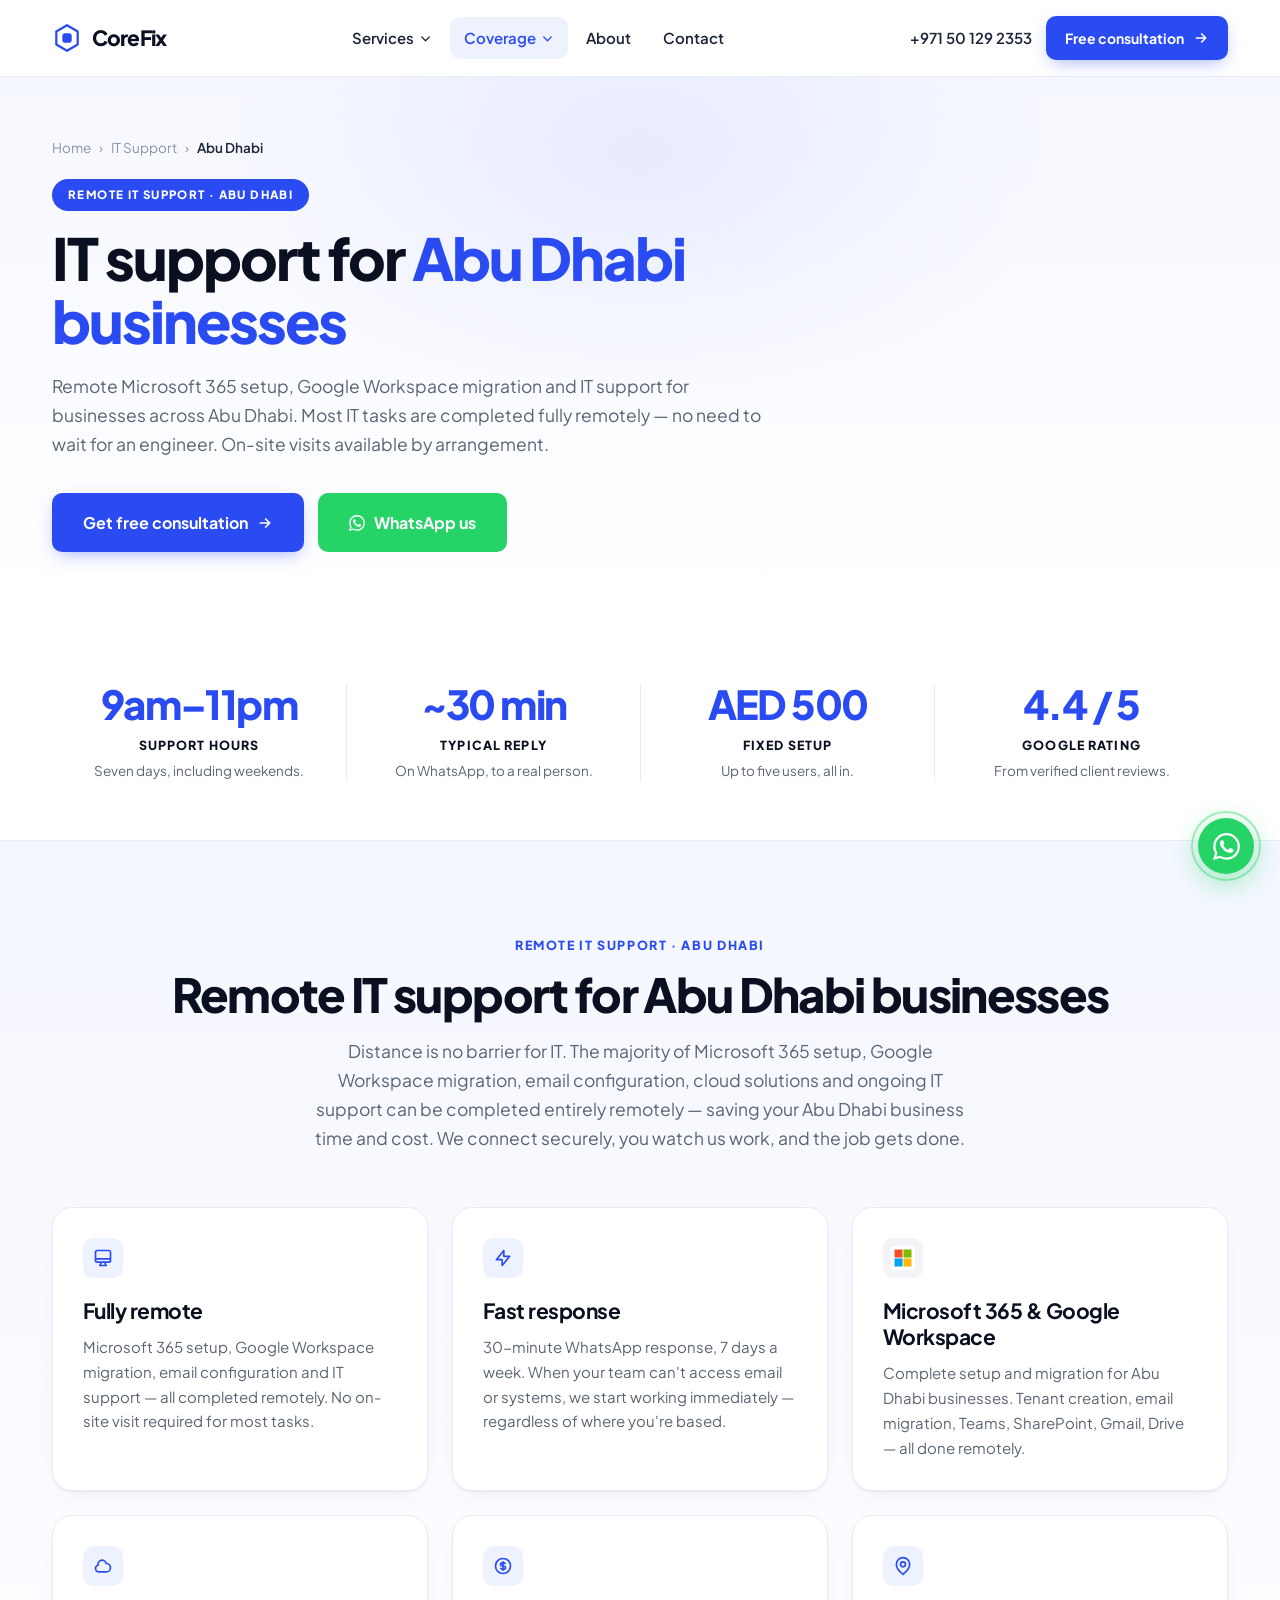
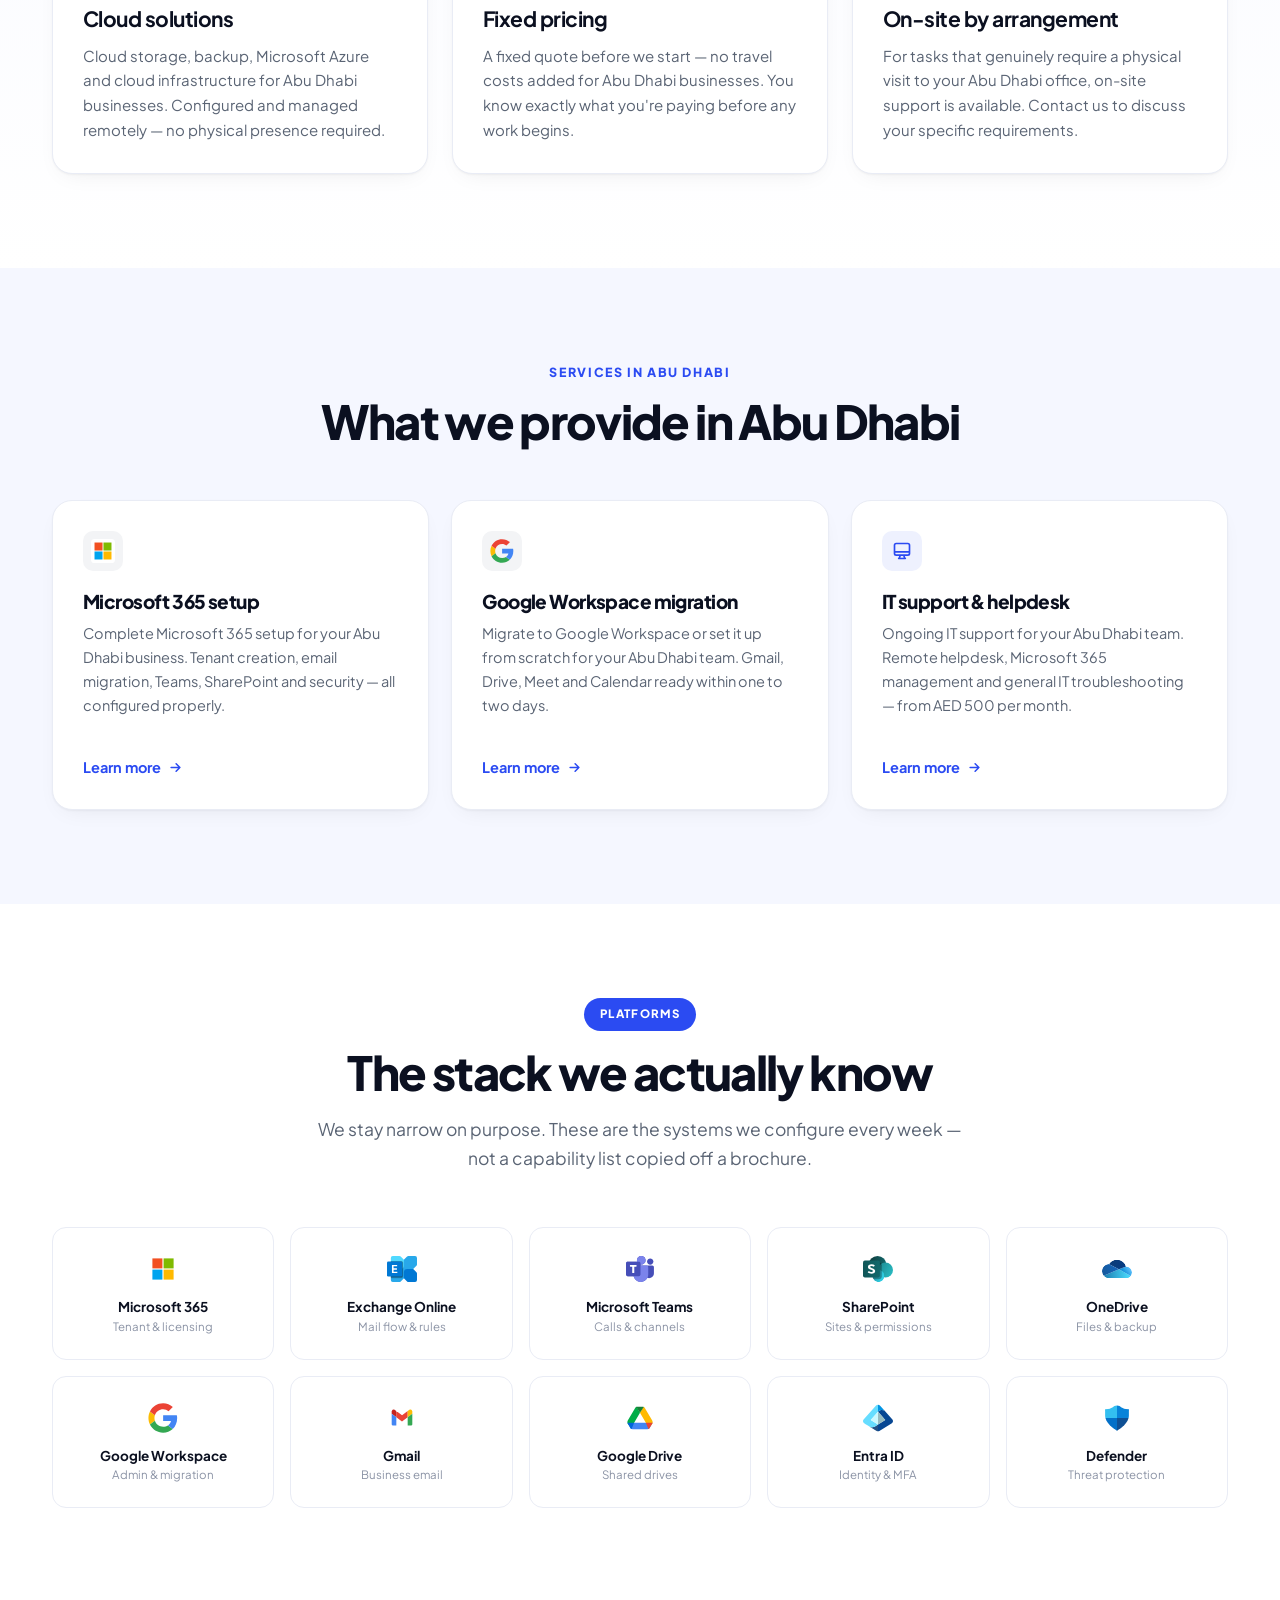
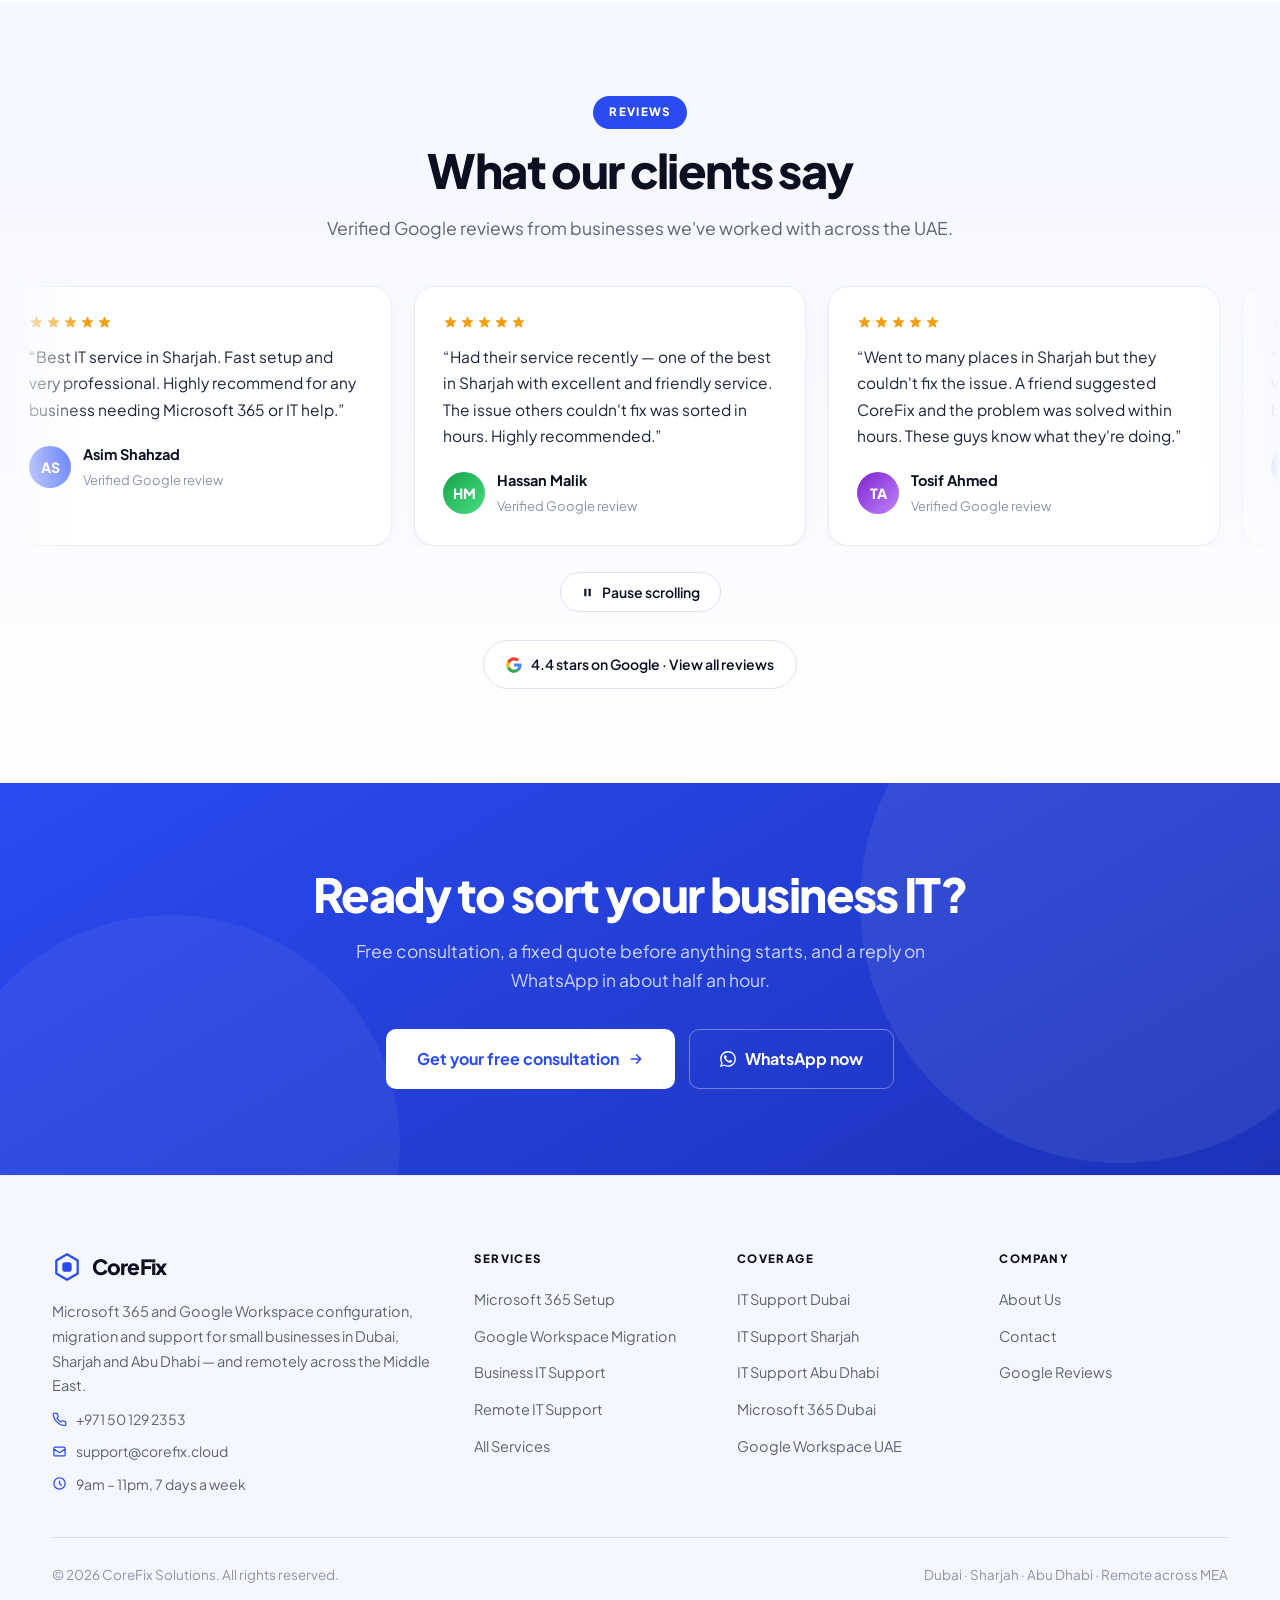
<file: it-support-abu-dhabi.html>
<!DOCTYPE html>
<html lang="en">
<head>
<meta charset="UTF-8">
<meta name="viewport" content="width=device-width,initial-scale=1">
<meta name="author" content="CoreFix Solutions">
<meta name="robots" content="index, follow, max-snippet:-1, max-image-preview:large, max-video-preview:-1">
<meta name="geo.region" content="AE">
<meta name="geo.placename" content="Dubai, Sharjah, Abu Dhabi, United Arab Emirates">
<meta name="theme-color" content="#2B4BF2">
<link rel="preconnect" href="https://fonts.googleapis.com">
<link rel="preconnect" href="https://fonts.gstatic.com" crossorigin>
<link href="https://fonts.googleapis.com/css2?family=Plus+Jakarta+Sans:wght@400;500;600;700;800&family=IBM+Plex+Mono:wght@400;500&display=swap" rel="stylesheet">
<link rel="stylesheet" href="style.css">
<link rel="apple-touch-icon" sizes="180x180" href="apple-touch-icon.png">
<link rel="icon" type="image/png" sizes="32x32" href="favicon-32x32.png">
<link rel="icon" type="image/png" sizes="16x16" href="favicon-16x16.png">
<link rel="manifest" href="site.webmanifest">
<script async src="https://www.googletagmanager.com/gtag/js?id=G-E2PS5NH8T0"></script>
<script>window.dataLayer=window.dataLayer||[];function gtag(){dataLayer.push(arguments);}gtag('js',new Date());gtag('config','G-E2PS5NH8T0');</script>
<title>IT Support Abu Dhabi | Remote Microsoft 365 | CoreFix</title>
<meta name="description" content="Remote IT support for Abu Dhabi businesses. Microsoft 365 setup, Google Workspace migration and helpdesk, delivered remotely. Fixed pricing.">
<meta name="keywords" content="IT support Abu Dhabi, Microsoft 365 Abu Dhabi, Google Workspace Abu Dhabi, remote IT support Abu Dhabi">
<link rel="canonical" href="https://corefix.cloud/it-support-abu-dhabi.html">
<meta property="og:type" content="website">
<meta property="og:site_name" content="CoreFix Solutions">
<meta property="og:title" content="IT Support Abu Dhabi | Remote Microsoft 365 &amp; Business IT | CoreFix">
<meta property="og:description" content="Remote IT support for Abu Dhabi businesses. Microsoft 365 setup, Google Workspace migration and helpdesk, delivered remotely. Fixed pricing.">
<meta property="og:url" content="https://corefix.cloud/it-support-abu-dhabi.html">
<meta property="og:image" content="https://corefix.cloud/og-image.jpg">
<meta property="og:image:width" content="1200">
<meta property="og:image:height" content="630">
<meta property="og:locale" content="en_AE">
<meta name="twitter:card" content="summary_large_image">
<meta name="twitter:title" content="IT Support Abu Dhabi | Remote Microsoft 365 &amp; Business IT | CoreFix">
<meta name="twitter:description" content="Remote IT support for Abu Dhabi businesses. Microsoft 365 setup, Google Workspace migration and helpdesk, delivered remotely. Fixed pricing.">
<meta name="twitter:image" content="https://corefix.cloud/og-image.jpg">
<script type="application/ld+json">{"@context":"https://schema.org","@type":"BreadcrumbList","itemListElement":[{"@type":"ListItem","position":1,"name":"Home","item":"https://corefix.cloud/"},{"@type":"ListItem","position":2,"name":"IT Support","item":"https://corefix.cloud/it-support.html"},{"@type":"ListItem","position":3,"name":"Abu Dhabi","item":"https://corefix.cloud/it-support-abu-dhabi.html"}]}</script><script type="application/ld+json">{"@context":"https://schema.org","@type":"Service","serviceType":"IT Support","provider":{"@type":"ProfessionalService","name":"CoreFix Solutions","url":"https://corefix.cloud/","telephone":"+971501292353"},"name":"IT Support Abu Dhabi","description":"Remote Microsoft 365, Google Workspace and IT support for businesses across Abu Dhabi.","areaServed":{"@type":"City","name":"Abu Dhabi"}}</script>
</head>
<body>
<a href="https://wa.me/971501292353?text=Hi%2C%20I%20need%20IT%20support%20for%20my%20business" target="_blank" rel="noopener noreferrer" class="wa" aria-label="Chat with us on WhatsApp"><span class="wa-r"></span><svg viewBox="0 0 24 24" fill="currentColor" aria-hidden="true"><path d="M17.5 14.4c-.3-.2-1.8-.9-2-1-.3-.1-.5-.1-.7.1-.2.3-.8 1-.9 1.2-.2.2-.4.2-.6.1-.3-.2-1.3-.5-2.4-1.5-.9-.8-1.5-1.8-1.7-2.1-.2-.3 0-.5.1-.6l.5-.5.3-.5c.1-.2 0-.4 0-.5-.1-.1-.7-1.6-.9-2.2-.2-.6-.5-.5-.7-.5h-.6c-.2 0-.5.1-.8.4-.3.3-1 1-1 2.5s1.1 2.9 1.2 3.1c.2.2 2.1 3.2 5.1 4.5.7.3 1.3.5 1.7.6.7.2 1.4.2 1.9.1.6-.1 1.8-.7 2-1.4.2-.7.2-1.3.2-1.4-.1-.1-.3-.2-.6-.4M12 21.8a9.9 9.9 0 0 1-5-1.4l-.4-.2-3.7 1 1-3.6-.2-.4A9.9 9.9 0 0 1 2.2 12 9.9 9.9 0 0 1 12 2.1a9.8 9.8 0 0 1 7 2.9 9.8 9.8 0 0 1 2.9 7A9.9 9.9 0 0 1 12 21.8m8.4-18.3A11.8 11.8 0 0 0 12 0C5.5 0 .2 5.3.2 11.9c0 2.1.5 4.1 1.6 5.9L0 24l6.3-1.7a11.9 11.9 0 0 0 5.7 1.5c6.6 0 11.9-5.3 11.9-11.9a11.8 11.8 0 0 0-3.5-8.4"/></svg></a>
<a href="#main" class="skip">Skip to content</a>
<nav class="nav"><div class="wrap nav-in">
  <a href="index.html" class="logo" aria-label="CoreFix Solutions home"><svg viewBox="0 0 32 32" fill="none" aria-hidden="true"><path d="M16 2.4 27.4 9v14L16 29.6 4.6 23V9L16 2.4Z" stroke="#2B4BF2" stroke-width="2.4" stroke-linejoin="round"/><rect x="11" y="11" width="10" height="10" rx="3" fill="#2B4BF2"/></svg>CoreFix</a>
  <ul class="nav-l">
    <li class="dd"><a href="services.html" class="ddt">Services <span class="dd-a"><svg fill="none" stroke="currentColor" stroke-width="2.5" stroke-linecap="round" stroke-linejoin="round" viewBox="0 0 24 24" aria-hidden="true"><path d="M19 9l-7 7-7-7"/></svg></span></a>
      <div class="dd-m">
        <a href="microsoft-365.html"><span class="dd-ic ico-w"><img src="logos/microsoft-365.svg" alt="Microsoft 365" class="blogo" width="48" height="48" loading="lazy" decoding="async"></span><span><span class="dd-t">Microsoft 365</span><span class="dd-s">Tenant setup &amp; migration</span></span></a>
        <a href="google-workspace.html"><span class="dd-ic ico-w"><img src="logos/google-workspace.svg" alt="Google Workspace" class="blogo" width="48" height="48" loading="lazy" decoding="async"></span><span><span class="dd-t">Google Workspace</span><span class="dd-s">Migration &amp; admin setup</span></span></a>
        <a href="it-support.html"><span class="dd-ic"><svg fill="none" stroke="currentColor" stroke-width="2" stroke-linecap="round" stroke-linejoin="round" viewBox="0 0 24 24" aria-hidden="true"><path d="M9.8 17 9 20l-1 1h8l-1-1-.8-3M3 13h18M5 17h14a2 2 0 0 0 2-2V5a2 2 0 0 0-2-2H5a2 2 0 0 0-2 2v10a2 2 0 0 0 2 2Z"/></svg></span><span><span class="dd-t">IT Support</span><span class="dd-s">Ongoing &amp; project work</span></span></a>
        <div class="dd-sep"></div>
        <a href="remote-support.html"><span class="dd-ic" style="background:var(--green-b)"><svg fill="none" stroke="currentColor" stroke-width="2" stroke-linecap="round" stroke-linejoin="round" viewBox="0 0 24 24" aria-hidden="true"><path d="M13 10V3L4 14h7v7l9-11h-7Z"/></svg></span><span><span class="dd-t" style="color:var(--green-t)">Remote Support</span><span class="dd-s">Available now · UAE-wide</span></span></a>
      </div>
    </li>
    <li class="dd"><a href="it-support-dubai.html" class="ddt on">Coverage <span class="dd-a"><svg fill="none" stroke="currentColor" stroke-width="2.5" stroke-linecap="round" stroke-linejoin="round" viewBox="0 0 24 24" aria-hidden="true"><path d="M19 9l-7 7-7-7"/></svg></span></a>
      <div class="dd-m">
        <a href="it-support-dubai.html"><span class="dd-ic"><svg fill="none" stroke="currentColor" stroke-width="2" stroke-linecap="round" stroke-linejoin="round" viewBox="0 0 24 24" aria-hidden="true"><path d="M20 10c0 6-8 12-8 12s-8-6-8-12a8 8 0 0 1 16 0Z"/><circle cx="12" cy="10" r="3"/></svg></span><span><span class="dd-t">Dubai</span><span class="dd-s">On-site &amp; remote</span></span></a>
        <a href="it-support-sharjah.html"><span class="dd-ic"><svg fill="none" stroke="currentColor" stroke-width="2" stroke-linecap="round" stroke-linejoin="round" viewBox="0 0 24 24" aria-hidden="true"><path d="M20 10c0 6-8 12-8 12s-8-6-8-12a8 8 0 0 1 16 0Z"/><circle cx="12" cy="10" r="3"/></svg></span><span><span class="dd-t">Sharjah</span><span class="dd-s">Our base · same-day on-site</span></span></a>
        <a href="it-support-abu-dhabi.html"><span class="dd-ic"><svg fill="none" stroke="currentColor" stroke-width="2" stroke-linecap="round" stroke-linejoin="round" viewBox="0 0 24 24" aria-hidden="true"><path d="M20 10c0 6-8 12-8 12s-8-6-8-12a8 8 0 0 1 16 0Z"/><circle cx="12" cy="10" r="3"/></svg></span><span><span class="dd-t">Abu Dhabi</span><span class="dd-s">Remote delivery</span></span></a>
        <div class="dd-sep"></div>
        <a href="microsoft-365-dubai.html"><span class="dd-ic ico-w"><img src="logos/microsoft-365.svg" alt="Microsoft 365" class="blogo" width="48" height="48" loading="lazy" decoding="async"></span><span><span class="dd-t">Microsoft 365 Dubai</span><span class="dd-s">Business Bay, DIFC, JLT</span></span></a>
        <a href="google-workspace-uae.html"><span class="dd-ic ico-w"><img src="logos/google-workspace.svg" alt="Google Workspace" class="blogo" width="48" height="48" loading="lazy" decoding="async"></span><span><span class="dd-t">Google Workspace UAE</span><span class="dd-s">Across all emirates</span></span></a>
      </div>
    </li>
    <li><a href="about.html" class="">About</a></li>
    <li><a href="contact.html" class="">Contact</a></li>
  </ul>
  <div class="nav-r">
    <a href="tel:+971501292353" class="nav-tel">+971 50 129 2353</a>
    <a href="contact.html" class="btn b-blue b-sm">Free consultation <span class="arw"><svg fill="none" stroke="currentColor" stroke-width="2.5" stroke-linecap="round" stroke-linejoin="round" viewBox="0 0 24 24" aria-hidden="true"><path d="M5 12h14M13 6l6 6-6 6"/></svg></span></a>
    <button class="ham" id="ham" aria-label="Open menu" aria-expanded="false"><svg fill="none" stroke="currentColor" stroke-width="2" stroke-linecap="round" stroke-linejoin="round" viewBox="0 0 24 24" aria-hidden="true"><path d="M19 9l-7 7-7-7"/></svg></button>
  </div>
</div></nav>

<div class="mnav" id="mnav">
  <div class="mnav-top">
    <a href="index.html" class="logo"><svg viewBox="0 0 32 32" fill="none" aria-hidden="true"><path d="M16 2.4 27.4 9v14L16 29.6 4.6 23V9L16 2.4Z" stroke="#2B4BF2" stroke-width="2.4" stroke-linejoin="round"/><rect x="11" y="11" width="10" height="10" rx="3" fill="#2B4BF2"/></svg>CoreFix</a>
    <button class="ham" id="hamx" aria-label="Close menu"><svg fill="none" stroke="currentColor" stroke-width="2.5" stroke-linecap="round" stroke-linejoin="round" viewBox="0 0 24 24" aria-hidden="true"><path d="M12 5v14M5 12h14"/></svg></button>
  </div>
  <p class="mnav-h">Services</p>
  <a href="microsoft-365.html" class="mi"><span class="dd-ic ico-w"><img src="logos/microsoft-365.svg" alt="Microsoft 365" class="blogo" width="48" height="48" loading="lazy" decoding="async"></span>Microsoft 365 Setup</a>
  <a href="google-workspace.html" class="mi"><span class="dd-ic ico-w"><img src="logos/google-workspace.svg" alt="Google Workspace" class="blogo" width="48" height="48" loading="lazy" decoding="async"></span>Google Workspace</a>
  <a href="it-support.html" class="mi"><span class="dd-ic"><svg fill="none" stroke="currentColor" stroke-width="2" stroke-linecap="round" stroke-linejoin="round" viewBox="0 0 24 24" aria-hidden="true"><path d="M9.8 17 9 20l-1 1h8l-1-1-.8-3M3 13h18M5 17h14a2 2 0 0 0 2-2V5a2 2 0 0 0-2-2H5a2 2 0 0 0-2 2v10a2 2 0 0 0 2 2Z"/></svg></span>IT Support</a>
  <a href="remote-support.html" class="mi"><span class="dd-ic" style="background:var(--green-b)"><svg fill="none" stroke="currentColor" stroke-width="2" stroke-linecap="round" stroke-linejoin="round" viewBox="0 0 24 24" aria-hidden="true"><path d="M13 10V3L4 14h7v7l9-11h-7Z"/></svg></span>Remote Support</a>
  <p class="mnav-h">Coverage</p>
  <a href="it-support-dubai.html" class="mi"><span class="dd-ic"><svg fill="none" stroke="currentColor" stroke-width="2" stroke-linecap="round" stroke-linejoin="round" viewBox="0 0 24 24" aria-hidden="true"><path d="M20 10c0 6-8 12-8 12s-8-6-8-12a8 8 0 0 1 16 0Z"/><circle cx="12" cy="10" r="3"/></svg></span>Dubai</a>
  <a href="it-support-sharjah.html" class="mi"><span class="dd-ic"><svg fill="none" stroke="currentColor" stroke-width="2" stroke-linecap="round" stroke-linejoin="round" viewBox="0 0 24 24" aria-hidden="true"><path d="M20 10c0 6-8 12-8 12s-8-6-8-12a8 8 0 0 1 16 0Z"/><circle cx="12" cy="10" r="3"/></svg></span>Sharjah</a>
  <a href="it-support-abu-dhabi.html" class="mi"><span class="dd-ic"><svg fill="none" stroke="currentColor" stroke-width="2" stroke-linecap="round" stroke-linejoin="round" viewBox="0 0 24 24" aria-hidden="true"><path d="M20 10c0 6-8 12-8 12s-8-6-8-12a8 8 0 0 1 16 0Z"/><circle cx="12" cy="10" r="3"/></svg></span>Abu Dhabi</a>
  <a href="services.html" class="ml">All Services</a>
  <a href="about.html" class="ml">About</a>
  <a href="contact.html" class="ml">Contact</a>
  <div class="mnav-cta">
    <a href="contact.html" class="btn b-blue b-lg b-full">Free consultation</a>
    <a href="https://wa.me/971501292353?text=Hi%2C%20I%20need%20IT%20support%20for%20my%20business" target="_blank" rel="noopener" class="btn b-wa b-lg b-full">WhatsApp us</a>
  </div>
</div>
<main id="main">
<header class="phero"><div class="wrap"><div class="phero-in">
  <nav class="crumb" aria-label="Breadcrumb"><a href="index.html">Home</a><span>&rsaquo;</span><a href="it-support.html">IT Support</a><span>&rsaquo;</span><span class="on">Abu Dhabi</span></nav>
  <span class="eb-pill">Remote IT support &middot; Abu Dhabi</span>
  <h1 class="h1">IT support for <span style="color:var(--blue)">Abu Dhabi businesses</span></h1>
  <p class="lead">Remote Microsoft 365 setup, Google Workspace migration and IT support for businesses across Abu Dhabi. Most IT tasks are completed fully remotely &mdash; no need to wait for an engineer. On-site visits available by arrangement.</p>
  <div class="hero-cta">
    <a href="contact.html" class="btn b-blue b-lg">Get free consultation <span class="arw"><svg fill="none" stroke="currentColor" stroke-width="2.5" stroke-linecap="round" stroke-linejoin="round" viewBox="0 0 24 24" aria-hidden="true"><path d="M5 12h14M13 6l6 6-6 6"/></svg></span></a>
    <a href="https://wa.me/971501292353?text=Hi%2C%20I%20need%20IT%20support%20for%20my%20business" target="_blank" rel="noopener" class="btn b-wa b-lg"><svg viewBox="0 0 24 24" fill="currentColor" aria-hidden="true"><path d="M17.5 14.4c-.3-.2-1.8-.9-2-1-.3-.1-.5-.1-.7.1-.2.3-.8 1-.9 1.2-.2.2-.4.2-.6.1-.3-.2-1.3-.5-2.4-1.5-.9-.8-1.5-1.8-1.7-2.1-.2-.3 0-.5.1-.6l.5-.5.3-.5c.1-.2 0-.4 0-.5-.1-.1-.7-1.6-.9-2.2-.2-.6-.5-.5-.7-.5h-.6c-.2 0-.5.1-.8.4-.3.3-1 1-1 2.5s1.1 2.9 1.2 3.1c.2.2 2.1 3.2 5.1 4.5.7.3 1.3.5 1.7.6.7.2 1.4.2 1.9.1.6-.1 1.8-.7 2-1.4.2-.7.2-1.3.2-1.4-.1-.1-.3-.2-.6-.4M12 21.8a9.9 9.9 0 0 1-5-1.4l-.4-.2-3.7 1 1-3.6-.2-.4A9.9 9.9 0 0 1 2.2 12 9.9 9.9 0 0 1 12 2.1a9.8 9.8 0 0 1 7 2.9 9.8 9.8 0 0 1 2.9 7A9.9 9.9 0 0 1 12 21.8m8.4-18.3A11.8 11.8 0 0 0 12 0C5.5 0 .2 5.3.2 11.9c0 2.1.5 4.1 1.6 5.9L0 24l6.3-1.7a11.9 11.9 0 0 0 5.7 1.5c6.6 0 11.9-5.3 11.9-11.9a11.8 11.8 0 0 0-3.5-8.4"/></svg> WhatsApp us</a>
  </div>
</div></div></header>

<section class="stats"><div class="wrap stats-g">
  <div class="stat"><div class="stat-n">9am&ndash;11pm</div><div class="stat-k">Support hours</div><div class="stat-d">Seven days, including weekends.</div></div>
  <div class="stat"><div class="stat-n">~30 min</div><div class="stat-k">Typical reply</div><div class="stat-d">On WhatsApp, to a real person.</div></div>
  <div class="stat"><div class="stat-n">AED 500</div><div class="stat-k">Fixed setup</div><div class="stat-d">Up to five users, all in.</div></div>
  <div class="stat"><div class="stat-n">4.4 / 5</div><div class="stat-k">Google rating</div><div class="stat-d">From verified client reviews.</div></div>
</div></section>

<section class="sec sec-lav"><div class="wrap">
  <div class="sec-hd rv" style="text-align:center">
    <span class="eb">Remote IT support &middot; Abu Dhabi</span>
    <h2 class="h2">Remote IT support for Abu Dhabi businesses</h2>
    <p class="lead lead-c">Distance is no barrier for IT. The majority of Microsoft 365 setup, Google Workspace migration, email configuration, cloud solutions and ongoing IT support can be completed entirely remotely &mdash; saving your Abu Dhabi business time and cost. We connect securely, you watch us work, and the job gets done.</p>
  </div>
  <div class="fg3"><article class="fc rv "><div class="fc-top"><span class="ico"><svg fill="none" stroke="currentColor" stroke-width="2" stroke-linecap="round" stroke-linejoin="round" viewBox="0 0 24 24" aria-hidden="true"><path d="M9.8 17 9 20l-1 1h8l-1-1-.8-3M3 13h18M5 17h14a2 2 0 0 0 2-2V5a2 2 0 0 0-2-2H5a2 2 0 0 0-2 2v10a2 2 0 0 0 2 2Z"/></svg></span></div><h3 class="h3">Fully remote</h3><p>Microsoft 365 setup, Google Workspace migration, email configuration and IT support &mdash; all completed remotely. No on-site visit required for most tasks.</p></article><article class="fc rv rv-1"><div class="fc-top"><span class="ico"><svg fill="none" stroke="currentColor" stroke-width="2" stroke-linecap="round" stroke-linejoin="round" viewBox="0 0 24 24" aria-hidden="true"><path d="M13 10V3L4 14h7v7l9-11h-7Z"/></svg></span></div><h3 class="h3">Fast response</h3><p>30-minute WhatsApp response, 7 days a week. When your team can't access email or systems, we start working immediately &mdash; regardless of where you're based.</p></article><article class="fc rv rv-2"><div class="fc-top"><span class="ico ico-w"><img src="logos/microsoft-365.svg" alt="Microsoft 365" class="blogo" width="48" height="48" loading="lazy" decoding="async"></span></div><h3 class="h3">Microsoft 365 &amp; Google Workspace</h3><p>Complete setup and migration for Abu Dhabi businesses. Tenant creation, email migration, Teams, SharePoint, Gmail, Drive &mdash; all done remotely.</p></article><article class="fc rv "><div class="fc-top"><span class="ico"><svg fill="none" stroke="currentColor" stroke-width="2" stroke-linecap="round" stroke-linejoin="round" viewBox="0 0 24 24" aria-hidden="true"><path d="M3 15a4 4 0 0 0 4 4h9a5 5 0 1 0-.1-10 5 5 0 0 0-9.8 2.1A4 4 0 0 0 3 15Z"/></svg></span></div><h3 class="h3">Cloud solutions</h3><p>Cloud storage, backup, Microsoft Azure and cloud infrastructure for Abu Dhabi businesses. Configured and managed remotely &mdash; no physical presence required.</p></article><article class="fc rv rv-1"><div class="fc-top"><span class="ico"><svg fill="none" stroke="currentColor" stroke-width="2" stroke-linecap="round" stroke-linejoin="round" viewBox="0 0 24 24" aria-hidden="true"><circle cx="12" cy="12" r="9"/><path d="M12 8c-1.7 0-3 .9-3 2s1.3 2 3 2 3 .9 3 2-1.3 2-3 2m0-8c1.1 0 2.1.4 2.6 1M12 8V7m0 1v8m0 0v1m0-1c-1.1 0-2.1-.4-2.6-1"/></svg></span></div><h3 class="h3">Fixed pricing</h3><p>A fixed quote before we start &mdash; no travel costs added for Abu Dhabi businesses. You know exactly what you're paying before any work begins.</p></article><article class="fc rv rv-2"><div class="fc-top"><span class="ico"><svg fill="none" stroke="currentColor" stroke-width="2" stroke-linecap="round" stroke-linejoin="round" viewBox="0 0 24 24" aria-hidden="true"><path d="M20 10c0 6-8 12-8 12s-8-6-8-12a8 8 0 0 1 16 0Z"/><circle cx="12" cy="10" r="3"/></svg></span></div><h3 class="h3">On-site by arrangement</h3><p>For tasks that genuinely require a physical visit to your Abu Dhabi office, on-site support is available. Contact us to discuss your specific requirements.</p></article></div>
</div></section>
<section class="sec sec-tint"><div class="wrap">
  <div class="sec-hd rv" style="text-align:center"><span class="eb">Services in Abu Dhabi</span><h2 class="h2">What we provide in Abu Dhabi</h2></div>
  <div class="ag rv">
    <article class="ac"><div class="fc-top"><span class="ico ico-w"><img src="logos/microsoft-365.svg" alt="Microsoft 365" class="blogo" width="48" height="48" loading="lazy" decoding="async"></span></div><h3 class="ac-c" style="font-size:19px">Microsoft 365 setup</h3><p>Complete Microsoft 365 setup for your Abu Dhabi business. Tenant creation, email migration, Teams, SharePoint and security &mdash; all configured properly.</p><a href="microsoft-365.html" class="fc-link">Learn more <span class="arw"><svg fill="none" stroke="currentColor" stroke-width="2.5" stroke-linecap="round" stroke-linejoin="round" viewBox="0 0 24 24" aria-hidden="true"><path d="M5 12h14M13 6l6 6-6 6"/></svg></span></a></article>
    <article class="ac"><div class="fc-top"><span class="ico ico-w"><img src="logos/google-workspace.svg" alt="Google Workspace" class="blogo" width="48" height="48" loading="lazy" decoding="async"></span></div><h3 class="ac-c" style="font-size:19px">Google Workspace migration</h3><p>Migrate to Google Workspace or set it up from scratch for your Abu Dhabi team. Gmail, Drive, Meet and Calendar ready within one to two days.</p><a href="google-workspace.html" class="fc-link">Learn more <span class="arw"><svg fill="none" stroke="currentColor" stroke-width="2.5" stroke-linecap="round" stroke-linejoin="round" viewBox="0 0 24 24" aria-hidden="true"><path d="M5 12h14M13 6l6 6-6 6"/></svg></span></a></article>
    <article class="ac"><div class="fc-top"><span class="ico"><svg fill="none" stroke="currentColor" stroke-width="2" stroke-linecap="round" stroke-linejoin="round" viewBox="0 0 24 24" aria-hidden="true"><path d="M9.8 17 9 20l-1 1h8l-1-1-.8-3M3 13h18M5 17h14a2 2 0 0 0 2-2V5a2 2 0 0 0-2-2H5a2 2 0 0 0-2 2v10a2 2 0 0 0 2 2Z"/></svg></span></div><h3 class="ac-c" style="font-size:19px">IT support &amp; helpdesk</h3><p>Ongoing IT support for your Abu Dhabi team. Remote helpdesk, Microsoft 365 management and general IT troubleshooting &mdash; from AED 500 per month.</p><a href="it-support.html" class="fc-link">Learn more <span class="arw"><svg fill="none" stroke="currentColor" stroke-width="2.5" stroke-linecap="round" stroke-linejoin="round" viewBox="0 0 24 24" aria-hidden="true"><path d="M5 12h14M13 6l6 6-6 6"/></svg></span></a></article>
  </div>
</div></section>
<section class="sec"><div class="wrap">
  <div class="sec-hd rv" style="text-align:center">
    <span class="eb-pill eb-pill-c">Platforms</span>
    <h2 class="h2">The stack we actually know</h2>
    <p class="lead lead-c">We stay narrow on purpose. These are the systems we configure every week &mdash; not a capability list copied off a brochure.</p>
  </div>
  <div class="pg rv">
    <div class="pgi"><div class="pgi-ic"><img src="logos/microsoft-365.svg" alt="Microsoft 365" class="blogo" width="48" height="48" loading="lazy" decoding="async"></div><b>Microsoft 365</b><small>Tenant &amp; licensing</small></div>
    <div class="pgi"><div class="pgi-ic"><img src="logos/exchange.svg" alt="Microsoft Exchange Online" class="blogo" width="48" height="48" loading="lazy" decoding="async"></div><b>Exchange Online</b><small>Mail flow &amp; rules</small></div>
    <div class="pgi"><div class="pgi-ic"><img src="logos/teams.svg" alt="Microsoft Teams" class="blogo" width="48" height="48" loading="lazy" decoding="async"></div><b>Microsoft Teams</b><small>Calls &amp; channels</small></div>
    <div class="pgi"><div class="pgi-ic"><img src="logos/sharepoint.svg" alt="Microsoft SharePoint" class="blogo" width="48" height="48" loading="lazy" decoding="async"></div><b>SharePoint</b><small>Sites &amp; permissions</small></div>
    <div class="pgi"><div class="pgi-ic"><img src="logos/onedrive.svg" alt="Microsoft OneDrive" class="blogo" width="48" height="48" loading="lazy" decoding="async"></div><b>OneDrive</b><small>Files &amp; backup</small></div>
    <div class="pgi"><div class="pgi-ic"><img src="logos/google-workspace.svg" alt="Google Workspace" class="blogo" width="48" height="48" loading="lazy" decoding="async"></div><b>Google Workspace</b><small>Admin &amp; migration</small></div>
    <div class="pgi"><div class="pgi-ic"><img src="logos/gmail.svg" alt="Gmail" class="blogo" width="48" height="48" loading="lazy" decoding="async"></div><b>Gmail</b><small>Business email</small></div>
    <div class="pgi"><div class="pgi-ic"><img src="logos/drive.svg" alt="Google Drive" class="blogo" width="48" height="48" loading="lazy" decoding="async"></div><b>Google Drive</b><small>Shared drives</small></div>
    <div class="pgi"><div class="pgi-ic"><img src="logos/entra-id.svg" alt="Microsoft Entra ID" class="blogo" width="48" height="48" loading="lazy" decoding="async"></div><b>Entra ID</b><small>Identity &amp; MFA</small></div>
    <div class="pgi"><div class="pgi-ic"><img src="logos/defender.svg" alt="Microsoft Defender" class="blogo" width="48" height="48" loading="lazy" decoding="async"></div><b>Defender</b><small>Threat protection</small></div>
  </div>
</div></section>
<section class="sec sec-lav">
  <div class="wrap"><div style="text-align:center" class="rv">
    <span class="eb-pill eb-pill-c">Reviews</span>
    <h2 class="h2">What our clients say</h2>
    <p class="lead lead-c">Verified Google reviews from businesses we've worked with across the UAE.</p>
  </div></div>
  <div class="mq"><div class="mq-t" id="mqt"><article class="tcard"><div class="stars"><svg viewBox="0 0 20 20" fill="currentColor" aria-hidden="true"><path d="M9.05 2.93c.3-.92 1.6-.92 1.9 0l1.07 3.29a1 1 0 0 0 .95.69h3.46c.97 0 1.37 1.24.59 1.81l-2.8 2.03a1 1 0 0 0-.37 1.12l1.07 3.29c.3.92-.75 1.69-1.54 1.12l-2.8-2.04a1 1 0 0 0-1.17 0l-2.8 2.04c-.79.57-1.84-.2-1.54-1.12l1.07-3.29a1 1 0 0 0-.36-1.12l-2.8-2.03c-.79-.57-.38-1.81.58-1.81h3.47a1 1 0 0 0 .95-.69l1.07-3.29Z"/></svg><svg viewBox="0 0 20 20" fill="currentColor" aria-hidden="true"><path d="M9.05 2.93c.3-.92 1.6-.92 1.9 0l1.07 3.29a1 1 0 0 0 .95.69h3.46c.97 0 1.37 1.24.59 1.81l-2.8 2.03a1 1 0 0 0-.37 1.12l1.07 3.29c.3.92-.75 1.69-1.54 1.12l-2.8-2.04a1 1 0 0 0-1.17 0l-2.8 2.04c-.79.57-1.84-.2-1.54-1.12l1.07-3.29a1 1 0 0 0-.36-1.12l-2.8-2.03c-.79-.57-.38-1.81.58-1.81h3.47a1 1 0 0 0 .95-.69l1.07-3.29Z"/></svg><svg viewBox="0 0 20 20" fill="currentColor" aria-hidden="true"><path d="M9.05 2.93c.3-.92 1.6-.92 1.9 0l1.07 3.29a1 1 0 0 0 .95.69h3.46c.97 0 1.37 1.24.59 1.81l-2.8 2.03a1 1 0 0 0-.37 1.12l1.07 3.29c.3.92-.75 1.69-1.54 1.12l-2.8-2.04a1 1 0 0 0-1.17 0l-2.8 2.04c-.79.57-1.84-.2-1.54-1.12l1.07-3.29a1 1 0 0 0-.36-1.12l-2.8-2.03c-.79-.57-.38-1.81.58-1.81h3.47a1 1 0 0 0 .95-.69l1.07-3.29Z"/></svg><svg viewBox="0 0 20 20" fill="currentColor" aria-hidden="true"><path d="M9.05 2.93c.3-.92 1.6-.92 1.9 0l1.07 3.29a1 1 0 0 0 .95.69h3.46c.97 0 1.37 1.24.59 1.81l-2.8 2.03a1 1 0 0 0-.37 1.12l1.07 3.29c.3.92-.75 1.69-1.54 1.12l-2.8-2.04a1 1 0 0 0-1.17 0l-2.8 2.04c-.79.57-1.84-.2-1.54-1.12l1.07-3.29a1 1 0 0 0-.36-1.12l-2.8-2.03c-.79-.57-.38-1.81.58-1.81h3.47a1 1 0 0 0 .95-.69l1.07-3.29Z"/></svg><svg viewBox="0 0 20 20" fill="currentColor" aria-hidden="true"><path d="M9.05 2.93c.3-.92 1.6-.92 1.9 0l1.07 3.29a1 1 0 0 0 .95.69h3.46c.97 0 1.37 1.24.59 1.81l-2.8 2.03a1 1 0 0 0-.37 1.12l1.07 3.29c.3.92-.75 1.69-1.54 1.12l-2.8-2.04a1 1 0 0 0-1.17 0l-2.8 2.04c-.79.57-1.84-.2-1.54-1.12l1.07-3.29a1 1 0 0 0-.36-1.12l-2.8-2.03c-.79-.57-.38-1.81.58-1.81h3.47a1 1 0 0 0 .95-.69l1.07-3.29Z"/></svg></div><p>&ldquo;Best IT service in Sharjah. Fast setup and very professional. Highly recommend for any business needing Microsoft 365 or IT help.&rdquo;</p><div class="tw"><span class="av" style="background:linear-gradient(135deg,#2B4BF2,#5B7CFF)">AS</span><span><b>Asim Shahzad</b><small>Verified Google review</small></span></div></article><article class="tcard"><div class="stars"><svg viewBox="0 0 20 20" fill="currentColor" aria-hidden="true"><path d="M9.05 2.93c.3-.92 1.6-.92 1.9 0l1.07 3.29a1 1 0 0 0 .95.69h3.46c.97 0 1.37 1.24.59 1.81l-2.8 2.03a1 1 0 0 0-.37 1.12l1.07 3.29c.3.92-.75 1.69-1.54 1.12l-2.8-2.04a1 1 0 0 0-1.17 0l-2.8 2.04c-.79.57-1.84-.2-1.54-1.12l1.07-3.29a1 1 0 0 0-.36-1.12l-2.8-2.03c-.79-.57-.38-1.81.58-1.81h3.47a1 1 0 0 0 .95-.69l1.07-3.29Z"/></svg><svg viewBox="0 0 20 20" fill="currentColor" aria-hidden="true"><path d="M9.05 2.93c.3-.92 1.6-.92 1.9 0l1.07 3.29a1 1 0 0 0 .95.69h3.46c.97 0 1.37 1.24.59 1.81l-2.8 2.03a1 1 0 0 0-.37 1.12l1.07 3.29c.3.92-.75 1.69-1.54 1.12l-2.8-2.04a1 1 0 0 0-1.17 0l-2.8 2.04c-.79.57-1.84-.2-1.54-1.12l1.07-3.29a1 1 0 0 0-.36-1.12l-2.8-2.03c-.79-.57-.38-1.81.58-1.81h3.47a1 1 0 0 0 .95-.69l1.07-3.29Z"/></svg><svg viewBox="0 0 20 20" fill="currentColor" aria-hidden="true"><path d="M9.05 2.93c.3-.92 1.6-.92 1.9 0l1.07 3.29a1 1 0 0 0 .95.69h3.46c.97 0 1.37 1.24.59 1.81l-2.8 2.03a1 1 0 0 0-.37 1.12l1.07 3.29c.3.92-.75 1.69-1.54 1.12l-2.8-2.04a1 1 0 0 0-1.17 0l-2.8 2.04c-.79.57-1.84-.2-1.54-1.12l1.07-3.29a1 1 0 0 0-.36-1.12l-2.8-2.03c-.79-.57-.38-1.81.58-1.81h3.47a1 1 0 0 0 .95-.69l1.07-3.29Z"/></svg><svg viewBox="0 0 20 20" fill="currentColor" aria-hidden="true"><path d="M9.05 2.93c.3-.92 1.6-.92 1.9 0l1.07 3.29a1 1 0 0 0 .95.69h3.46c.97 0 1.37 1.24.59 1.81l-2.8 2.03a1 1 0 0 0-.37 1.12l1.07 3.29c.3.92-.75 1.69-1.54 1.12l-2.8-2.04a1 1 0 0 0-1.17 0l-2.8 2.04c-.79.57-1.84-.2-1.54-1.12l1.07-3.29a1 1 0 0 0-.36-1.12l-2.8-2.03c-.79-.57-.38-1.81.58-1.81h3.47a1 1 0 0 0 .95-.69l1.07-3.29Z"/></svg><svg viewBox="0 0 20 20" fill="currentColor" aria-hidden="true"><path d="M9.05 2.93c.3-.92 1.6-.92 1.9 0l1.07 3.29a1 1 0 0 0 .95.69h3.46c.97 0 1.37 1.24.59 1.81l-2.8 2.03a1 1 0 0 0-.37 1.12l1.07 3.29c.3.92-.75 1.69-1.54 1.12l-2.8-2.04a1 1 0 0 0-1.17 0l-2.8 2.04c-.79.57-1.84-.2-1.54-1.12l1.07-3.29a1 1 0 0 0-.36-1.12l-2.8-2.03c-.79-.57-.38-1.81.58-1.81h3.47a1 1 0 0 0 .95-.69l1.07-3.29Z"/></svg></div><p>&ldquo;Had their service recently &mdash; one of the best in Sharjah with excellent and friendly service. The issue others couldn't fix was sorted in hours. Highly recommended.&rdquo;</p><div class="tw"><span class="av" style="background:linear-gradient(135deg,#16A34A,#4ADE80)">HM</span><span><b>Hassan Malik</b><small>Verified Google review</small></span></div></article><article class="tcard"><div class="stars"><svg viewBox="0 0 20 20" fill="currentColor" aria-hidden="true"><path d="M9.05 2.93c.3-.92 1.6-.92 1.9 0l1.07 3.29a1 1 0 0 0 .95.69h3.46c.97 0 1.37 1.24.59 1.81l-2.8 2.03a1 1 0 0 0-.37 1.12l1.07 3.29c.3.92-.75 1.69-1.54 1.12l-2.8-2.04a1 1 0 0 0-1.17 0l-2.8 2.04c-.79.57-1.84-.2-1.54-1.12l1.07-3.29a1 1 0 0 0-.36-1.12l-2.8-2.03c-.79-.57-.38-1.81.58-1.81h3.47a1 1 0 0 0 .95-.69l1.07-3.29Z"/></svg><svg viewBox="0 0 20 20" fill="currentColor" aria-hidden="true"><path d="M9.05 2.93c.3-.92 1.6-.92 1.9 0l1.07 3.29a1 1 0 0 0 .95.69h3.46c.97 0 1.37 1.24.59 1.81l-2.8 2.03a1 1 0 0 0-.37 1.12l1.07 3.29c.3.92-.75 1.69-1.54 1.12l-2.8-2.04a1 1 0 0 0-1.17 0l-2.8 2.04c-.79.57-1.84-.2-1.54-1.12l1.07-3.29a1 1 0 0 0-.36-1.12l-2.8-2.03c-.79-.57-.38-1.81.58-1.81h3.47a1 1 0 0 0 .95-.69l1.07-3.29Z"/></svg><svg viewBox="0 0 20 20" fill="currentColor" aria-hidden="true"><path d="M9.05 2.93c.3-.92 1.6-.92 1.9 0l1.07 3.29a1 1 0 0 0 .95.69h3.46c.97 0 1.37 1.24.59 1.81l-2.8 2.03a1 1 0 0 0-.37 1.12l1.07 3.29c.3.92-.75 1.69-1.54 1.12l-2.8-2.04a1 1 0 0 0-1.17 0l-2.8 2.04c-.79.57-1.84-.2-1.54-1.12l1.07-3.29a1 1 0 0 0-.36-1.12l-2.8-2.03c-.79-.57-.38-1.81.58-1.81h3.47a1 1 0 0 0 .95-.69l1.07-3.29Z"/></svg><svg viewBox="0 0 20 20" fill="currentColor" aria-hidden="true"><path d="M9.05 2.93c.3-.92 1.6-.92 1.9 0l1.07 3.29a1 1 0 0 0 .95.69h3.46c.97 0 1.37 1.24.59 1.81l-2.8 2.03a1 1 0 0 0-.37 1.12l1.07 3.29c.3.92-.75 1.69-1.54 1.12l-2.8-2.04a1 1 0 0 0-1.17 0l-2.8 2.04c-.79.57-1.84-.2-1.54-1.12l1.07-3.29a1 1 0 0 0-.36-1.12l-2.8-2.03c-.79-.57-.38-1.81.58-1.81h3.47a1 1 0 0 0 .95-.69l1.07-3.29Z"/></svg><svg viewBox="0 0 20 20" fill="currentColor" aria-hidden="true"><path d="M9.05 2.93c.3-.92 1.6-.92 1.9 0l1.07 3.29a1 1 0 0 0 .95.69h3.46c.97 0 1.37 1.24.59 1.81l-2.8 2.03a1 1 0 0 0-.37 1.12l1.07 3.29c.3.92-.75 1.69-1.54 1.12l-2.8-2.04a1 1 0 0 0-1.17 0l-2.8 2.04c-.79.57-1.84-.2-1.54-1.12l1.07-3.29a1 1 0 0 0-.36-1.12l-2.8-2.03c-.79-.57-.38-1.81.58-1.81h3.47a1 1 0 0 0 .95-.69l1.07-3.29Z"/></svg></div><p>&ldquo;Went to many places in Sharjah but they couldn't fix the issue. A friend suggested CoreFix and the problem was solved within hours. These guys know what they're doing.&rdquo;</p><div class="tw"><span class="av" style="background:linear-gradient(135deg,#7E22CE,#C084FC)">TA</span><span><b>Tosif Ahmed</b><small>Verified Google review</small></span></div></article><article class="tcard" aria-hidden="true"><div class="stars"><svg viewBox="0 0 20 20" fill="currentColor" aria-hidden="true"><path d="M9.05 2.93c.3-.92 1.6-.92 1.9 0l1.07 3.29a1 1 0 0 0 .95.69h3.46c.97 0 1.37 1.24.59 1.81l-2.8 2.03a1 1 0 0 0-.37 1.12l1.07 3.29c.3.92-.75 1.69-1.54 1.12l-2.8-2.04a1 1 0 0 0-1.17 0l-2.8 2.04c-.79.57-1.84-.2-1.54-1.12l1.07-3.29a1 1 0 0 0-.36-1.12l-2.8-2.03c-.79-.57-.38-1.81.58-1.81h3.47a1 1 0 0 0 .95-.69l1.07-3.29Z"/></svg><svg viewBox="0 0 20 20" fill="currentColor" aria-hidden="true"><path d="M9.05 2.93c.3-.92 1.6-.92 1.9 0l1.07 3.29a1 1 0 0 0 .95.69h3.46c.97 0 1.37 1.24.59 1.81l-2.8 2.03a1 1 0 0 0-.37 1.12l1.07 3.29c.3.92-.75 1.69-1.54 1.12l-2.8-2.04a1 1 0 0 0-1.17 0l-2.8 2.04c-.79.57-1.84-.2-1.54-1.12l1.07-3.29a1 1 0 0 0-.36-1.12l-2.8-2.03c-.79-.57-.38-1.81.58-1.81h3.47a1 1 0 0 0 .95-.69l1.07-3.29Z"/></svg><svg viewBox="0 0 20 20" fill="currentColor" aria-hidden="true"><path d="M9.05 2.93c.3-.92 1.6-.92 1.9 0l1.07 3.29a1 1 0 0 0 .95.69h3.46c.97 0 1.37 1.24.59 1.81l-2.8 2.03a1 1 0 0 0-.37 1.12l1.07 3.29c.3.92-.75 1.69-1.54 1.12l-2.8-2.04a1 1 0 0 0-1.17 0l-2.8 2.04c-.79.57-1.84-.2-1.54-1.12l1.07-3.29a1 1 0 0 0-.36-1.12l-2.8-2.03c-.79-.57-.38-1.81.58-1.81h3.47a1 1 0 0 0 .95-.69l1.07-3.29Z"/></svg><svg viewBox="0 0 20 20" fill="currentColor" aria-hidden="true"><path d="M9.05 2.93c.3-.92 1.6-.92 1.9 0l1.07 3.29a1 1 0 0 0 .95.69h3.46c.97 0 1.37 1.24.59 1.81l-2.8 2.03a1 1 0 0 0-.37 1.12l1.07 3.29c.3.92-.75 1.69-1.54 1.12l-2.8-2.04a1 1 0 0 0-1.17 0l-2.8 2.04c-.79.57-1.84-.2-1.54-1.12l1.07-3.29a1 1 0 0 0-.36-1.12l-2.8-2.03c-.79-.57-.38-1.81.58-1.81h3.47a1 1 0 0 0 .95-.69l1.07-3.29Z"/></svg><svg viewBox="0 0 20 20" fill="currentColor" aria-hidden="true"><path d="M9.05 2.93c.3-.92 1.6-.92 1.9 0l1.07 3.29a1 1 0 0 0 .95.69h3.46c.97 0 1.37 1.24.59 1.81l-2.8 2.03a1 1 0 0 0-.37 1.12l1.07 3.29c.3.92-.75 1.69-1.54 1.12l-2.8-2.04a1 1 0 0 0-1.17 0l-2.8 2.04c-.79.57-1.84-.2-1.54-1.12l1.07-3.29a1 1 0 0 0-.36-1.12l-2.8-2.03c-.79-.57-.38-1.81.58-1.81h3.47a1 1 0 0 0 .95-.69l1.07-3.29Z"/></svg></div><p>&ldquo;Best IT service in Sharjah. Fast setup and very professional. Highly recommend for any business needing Microsoft 365 or IT help.&rdquo;</p><div class="tw"><span class="av" style="background:linear-gradient(135deg,#2B4BF2,#5B7CFF)">AS</span><span><b>Asim Shahzad</b><small>Verified Google review</small></span></div></article><article class="tcard" aria-hidden="true"><div class="stars"><svg viewBox="0 0 20 20" fill="currentColor" aria-hidden="true"><path d="M9.05 2.93c.3-.92 1.6-.92 1.9 0l1.07 3.29a1 1 0 0 0 .95.69h3.46c.97 0 1.37 1.24.59 1.81l-2.8 2.03a1 1 0 0 0-.37 1.12l1.07 3.29c.3.92-.75 1.69-1.54 1.12l-2.8-2.04a1 1 0 0 0-1.17 0l-2.8 2.04c-.79.57-1.84-.2-1.54-1.12l1.07-3.29a1 1 0 0 0-.36-1.12l-2.8-2.03c-.79-.57-.38-1.81.58-1.81h3.47a1 1 0 0 0 .95-.69l1.07-3.29Z"/></svg><svg viewBox="0 0 20 20" fill="currentColor" aria-hidden="true"><path d="M9.05 2.93c.3-.92 1.6-.92 1.9 0l1.07 3.29a1 1 0 0 0 .95.69h3.46c.97 0 1.37 1.24.59 1.81l-2.8 2.03a1 1 0 0 0-.37 1.12l1.07 3.29c.3.92-.75 1.69-1.54 1.12l-2.8-2.04a1 1 0 0 0-1.17 0l-2.8 2.04c-.79.57-1.84-.2-1.54-1.12l1.07-3.29a1 1 0 0 0-.36-1.12l-2.8-2.03c-.79-.57-.38-1.81.58-1.81h3.47a1 1 0 0 0 .95-.69l1.07-3.29Z"/></svg><svg viewBox="0 0 20 20" fill="currentColor" aria-hidden="true"><path d="M9.05 2.93c.3-.92 1.6-.92 1.9 0l1.07 3.29a1 1 0 0 0 .95.69h3.46c.97 0 1.37 1.24.59 1.81l-2.8 2.03a1 1 0 0 0-.37 1.12l1.07 3.29c.3.92-.75 1.69-1.54 1.12l-2.8-2.04a1 1 0 0 0-1.17 0l-2.8 2.04c-.79.57-1.84-.2-1.54-1.12l1.07-3.29a1 1 0 0 0-.36-1.12l-2.8-2.03c-.79-.57-.38-1.81.58-1.81h3.47a1 1 0 0 0 .95-.69l1.07-3.29Z"/></svg><svg viewBox="0 0 20 20" fill="currentColor" aria-hidden="true"><path d="M9.05 2.93c.3-.92 1.6-.92 1.9 0l1.07 3.29a1 1 0 0 0 .95.69h3.46c.97 0 1.37 1.24.59 1.81l-2.8 2.03a1 1 0 0 0-.37 1.12l1.07 3.29c.3.92-.75 1.69-1.54 1.12l-2.8-2.04a1 1 0 0 0-1.17 0l-2.8 2.04c-.79.57-1.84-.2-1.54-1.12l1.07-3.29a1 1 0 0 0-.36-1.12l-2.8-2.03c-.79-.57-.38-1.81.58-1.81h3.47a1 1 0 0 0 .95-.69l1.07-3.29Z"/></svg><svg viewBox="0 0 20 20" fill="currentColor" aria-hidden="true"><path d="M9.05 2.93c.3-.92 1.6-.92 1.9 0l1.07 3.29a1 1 0 0 0 .95.69h3.46c.97 0 1.37 1.24.59 1.81l-2.8 2.03a1 1 0 0 0-.37 1.12l1.07 3.29c.3.92-.75 1.69-1.54 1.12l-2.8-2.04a1 1 0 0 0-1.17 0l-2.8 2.04c-.79.57-1.84-.2-1.54-1.12l1.07-3.29a1 1 0 0 0-.36-1.12l-2.8-2.03c-.79-.57-.38-1.81.58-1.81h3.47a1 1 0 0 0 .95-.69l1.07-3.29Z"/></svg></div><p>&ldquo;Had their service recently &mdash; one of the best in Sharjah with excellent and friendly service. The issue others couldn't fix was sorted in hours. Highly recommended.&rdquo;</p><div class="tw"><span class="av" style="background:linear-gradient(135deg,#16A34A,#4ADE80)">HM</span><span><b>Hassan Malik</b><small>Verified Google review</small></span></div></article><article class="tcard" aria-hidden="true"><div class="stars"><svg viewBox="0 0 20 20" fill="currentColor" aria-hidden="true"><path d="M9.05 2.93c.3-.92 1.6-.92 1.9 0l1.07 3.29a1 1 0 0 0 .95.69h3.46c.97 0 1.37 1.24.59 1.81l-2.8 2.03a1 1 0 0 0-.37 1.12l1.07 3.29c.3.92-.75 1.69-1.54 1.12l-2.8-2.04a1 1 0 0 0-1.17 0l-2.8 2.04c-.79.57-1.84-.2-1.54-1.12l1.07-3.29a1 1 0 0 0-.36-1.12l-2.8-2.03c-.79-.57-.38-1.81.58-1.81h3.47a1 1 0 0 0 .95-.69l1.07-3.29Z"/></svg><svg viewBox="0 0 20 20" fill="currentColor" aria-hidden="true"><path d="M9.05 2.93c.3-.92 1.6-.92 1.9 0l1.07 3.29a1 1 0 0 0 .95.69h3.46c.97 0 1.37 1.24.59 1.81l-2.8 2.03a1 1 0 0 0-.37 1.12l1.07 3.29c.3.92-.75 1.69-1.54 1.12l-2.8-2.04a1 1 0 0 0-1.17 0l-2.8 2.04c-.79.57-1.84-.2-1.54-1.12l1.07-3.29a1 1 0 0 0-.36-1.12l-2.8-2.03c-.79-.57-.38-1.81.58-1.81h3.47a1 1 0 0 0 .95-.69l1.07-3.29Z"/></svg><svg viewBox="0 0 20 20" fill="currentColor" aria-hidden="true"><path d="M9.05 2.93c.3-.92 1.6-.92 1.9 0l1.07 3.29a1 1 0 0 0 .95.69h3.46c.97 0 1.37 1.24.59 1.81l-2.8 2.03a1 1 0 0 0-.37 1.12l1.07 3.29c.3.92-.75 1.69-1.54 1.12l-2.8-2.04a1 1 0 0 0-1.17 0l-2.8 2.04c-.79.57-1.84-.2-1.54-1.12l1.07-3.29a1 1 0 0 0-.36-1.12l-2.8-2.03c-.79-.57-.38-1.81.58-1.81h3.47a1 1 0 0 0 .95-.69l1.07-3.29Z"/></svg><svg viewBox="0 0 20 20" fill="currentColor" aria-hidden="true"><path d="M9.05 2.93c.3-.92 1.6-.92 1.9 0l1.07 3.29a1 1 0 0 0 .95.69h3.46c.97 0 1.37 1.24.59 1.81l-2.8 2.03a1 1 0 0 0-.37 1.12l1.07 3.29c.3.92-.75 1.69-1.54 1.12l-2.8-2.04a1 1 0 0 0-1.17 0l-2.8 2.04c-.79.57-1.84-.2-1.54-1.12l1.07-3.29a1 1 0 0 0-.36-1.12l-2.8-2.03c-.79-.57-.38-1.81.58-1.81h3.47a1 1 0 0 0 .95-.69l1.07-3.29Z"/></svg><svg viewBox="0 0 20 20" fill="currentColor" aria-hidden="true"><path d="M9.05 2.93c.3-.92 1.6-.92 1.9 0l1.07 3.29a1 1 0 0 0 .95.69h3.46c.97 0 1.37 1.24.59 1.81l-2.8 2.03a1 1 0 0 0-.37 1.12l1.07 3.29c.3.92-.75 1.69-1.54 1.12l-2.8-2.04a1 1 0 0 0-1.17 0l-2.8 2.04c-.79.57-1.84-.2-1.54-1.12l1.07-3.29a1 1 0 0 0-.36-1.12l-2.8-2.03c-.79-.57-.38-1.81.58-1.81h3.47a1 1 0 0 0 .95-.69l1.07-3.29Z"/></svg></div><p>&ldquo;Went to many places in Sharjah but they couldn't fix the issue. A friend suggested CoreFix and the problem was solved within hours. These guys know what they're doing.&rdquo;</p><div class="tw"><span class="av" style="background:linear-gradient(135deg,#7E22CE,#C084FC)">TA</span><span><b>Tosif Ahmed</b><small>Verified Google review</small></span></div></article></div></div>
  <div class="mq-ctl"><button class="pausebtn" id="pb" aria-pressed="false">
    <svg width="13" height="13" fill="currentColor" viewBox="0 0 24 24" aria-hidden="true"><rect x="6" y="5" width="4" height="14" rx="1"/><rect x="14" y="5" width="4" height="14" rx="1"/></svg><span>Pause scrolling</span></button></div>
  <div class="wrap" style="text-align:center">
    <a href="https://share.google/1KY686doRgPydYVxl" target="_blank" rel="noopener noreferrer" class="gbadge"><span style="width:16px;height:16px;display:block"><img src="logos/google-workspace.svg" alt="Google Workspace" class="blogo" width="48" height="48" loading="lazy" decoding="async"></span>4.4 stars on Google &middot; View all reviews</a>
  </div>
</section>
<section class="ctas"><div class="wrap">
  <h2 class="h2">Ready to sort your business IT?</h2>
  <p>Free consultation, a fixed quote before anything starts, and a reply on WhatsApp in about half an hour.</p>
  <div class="ctas-b">
    <a href="contact.html" class="btn b-white b-lg">Get your free consultation <span class="arw"><svg fill="none" stroke="currentColor" stroke-width="2.5" stroke-linecap="round" stroke-linejoin="round" viewBox="0 0 24 24" aria-hidden="true"><path d="M5 12h14M13 6l6 6-6 6"/></svg></span></a>
    <a href="https://wa.me/971501292353?text=Hi%2C%20I%20need%20IT%20support%20for%20my%20business" target="_blank" rel="noopener" class="btn b-line b-lg"><svg viewBox="0 0 24 24" fill="currentColor" aria-hidden="true"><path d="M17.5 14.4c-.3-.2-1.8-.9-2-1-.3-.1-.5-.1-.7.1-.2.3-.8 1-.9 1.2-.2.2-.4.2-.6.1-.3-.2-1.3-.5-2.4-1.5-.9-.8-1.5-1.8-1.7-2.1-.2-.3 0-.5.1-.6l.5-.5.3-.5c.1-.2 0-.4 0-.5-.1-.1-.7-1.6-.9-2.2-.2-.6-.5-.5-.7-.5h-.6c-.2 0-.5.1-.8.4-.3.3-1 1-1 2.5s1.1 2.9 1.2 3.1c.2.2 2.1 3.2 5.1 4.5.7.3 1.3.5 1.7.6.7.2 1.4.2 1.9.1.6-.1 1.8-.7 2-1.4.2-.7.2-1.3.2-1.4-.1-.1-.3-.2-.6-.4M12 21.8a9.9 9.9 0 0 1-5-1.4l-.4-.2-3.7 1 1-3.6-.2-.4A9.9 9.9 0 0 1 2.2 12 9.9 9.9 0 0 1 12 2.1a9.8 9.8 0 0 1 7 2.9 9.8 9.8 0 0 1 2.9 7A9.9 9.9 0 0 1 12 21.8m8.4-18.3A11.8 11.8 0 0 0 12 0C5.5 0 .2 5.3.2 11.9c0 2.1.5 4.1 1.6 5.9L0 24l6.3-1.7a11.9 11.9 0 0 0 5.7 1.5c6.6 0 11.9-5.3 11.9-11.9a11.8 11.8 0 0 0-3.5-8.4"/></svg> WhatsApp now</a>
  </div>
</div></section>
</main>
<footer class="ft"><div class="wrap">
  <div class="ft-top">
    <div>
      <a href="index.html" class="logo"><svg viewBox="0 0 32 32" fill="none" aria-hidden="true"><path d="M16 2.4 27.4 9v14L16 29.6 4.6 23V9L16 2.4Z" stroke="#2B4BF2" stroke-width="2.4" stroke-linejoin="round"/><rect x="11" y="11" width="10" height="10" rx="3" fill="#2B4BF2"/></svg>CoreFix</a>
      <p class="ft-p">Microsoft 365 and Google Workspace configuration, migration and support for small businesses in Dubai, Sharjah and Abu Dhabi — and remotely across the Middle East.</p>
      <div class="ft-c"><svg fill="none" stroke="currentColor" stroke-width="2" stroke-linecap="round" stroke-linejoin="round" viewBox="0 0 24 24" aria-hidden="true"><path d="M22 16.9v3a2 2 0 0 1-2.2 2 19.8 19.8 0 0 1-8.6-3.1 19.5 19.5 0 0 1-6-6A19.8 19.8 0 0 1 2 4.2 2 2 0 0 1 4 2h3a2 2 0 0 1 2 1.7c.1 1 .4 1.9.7 2.8a2 2 0 0 1-.4 2.1L8 9.9a16 16 0 0 0 6 6l1.3-1.3a2 2 0 0 1 2.1-.4c.9.3 1.8.6 2.8.7A2 2 0 0 1 22 16.9Z"/></svg><a href="tel:+971501292353">+971 50 129 2353</a></div>
      <div class="ft-c"><svg fill="none" stroke="currentColor" stroke-width="2" stroke-linecap="round" stroke-linejoin="round" viewBox="0 0 24 24" aria-hidden="true"><path d="M3 8l7.9 5.3a2 2 0 0 0 2.2 0L21 8M5 19h14a2 2 0 0 0 2-2V7a2 2 0 0 0-2-2H5a2 2 0 0 0-2 2v10a2 2 0 0 0 2 2Z"/></svg><a href="mailto:support@corefix.cloud">support@corefix.cloud</a></div>
      <div class="ft-c"><svg fill="none" stroke="currentColor" stroke-width="2" stroke-linecap="round" stroke-linejoin="round" viewBox="0 0 24 24" aria-hidden="true"><circle cx="12" cy="12" r="9"/><path d="M12 8v4l3 3"/></svg><span>9am – 11pm, 7 days a week</span></div>
    </div>
    <div>
      <p class="ft-h">Services</p>
      <ul class="ft-l">
        <li><a href="microsoft-365.html">Microsoft 365 Setup</a></li>
        <li><a href="google-workspace.html">Google Workspace Migration</a></li>
        <li><a href="it-support.html">Business IT Support</a></li>
        <li><a href="remote-support.html">Remote IT Support</a></li>
        <li><a href="services.html">All Services</a></li>
      </ul>
    </div>
    <div>
      <p class="ft-h">Coverage</p>
      <ul class="ft-l">
        <li><a href="it-support-dubai.html">IT Support Dubai</a></li>
        <li><a href="it-support-sharjah.html">IT Support Sharjah</a></li>
        <li><a href="it-support-abu-dhabi.html">IT Support Abu Dhabi</a></li>
        <li><a href="microsoft-365-dubai.html">Microsoft 365 Dubai</a></li>
        <li><a href="google-workspace-uae.html">Google Workspace UAE</a></li>
      </ul>
    </div>
    <div>
      <p class="ft-h">Company</p>
      <ul class="ft-l">
        <li><a href="about.html">About Us</a></li>
        <li><a href="contact.html">Contact</a></li>
        <li><a href="https://share.google/1KY686doRgPydYVxl" target="_blank" rel="noopener noreferrer">Google Reviews</a></li>
      </ul>
    </div>
  </div>
  <div class="ft-b">
    <span>&copy; 2026 CoreFix Solutions. All rights reserved.</span>
    <span>Dubai &middot; Sharjah &middot; Abu Dhabi &middot; Remote across MEA</span>
  </div>
</div></footer>
<script>
(function(){
  var o=new IntersectionObserver(function(e){e.forEach(function(x){if(x.isIntersecting){x.target.classList.add('in');o.unobserve(x.target)}})},{threshold:.1,rootMargin:'0px 0px -40px'});
  document.querySelectorAll('.rv').forEach(function(e){o.observe(e)});

  var dds=document.querySelectorAll('.nav-l .dd'),t;
  dds.forEach(function(d){
    function op(){clearTimeout(t);dds.forEach(function(x){if(x!==d)x.classList.remove('open')});d.classList.add('open')}
    function cl(){t=setTimeout(function(){d.classList.remove('open')},140)}
    d.addEventListener('mouseenter',op);d.addEventListener('mouseleave',cl);
    d.addEventListener('focusin',op);
    d.addEventListener('keydown',function(e){if(e.key==='Escape')d.classList.remove('open')});
  });
  document.addEventListener('click',function(e){dds.forEach(function(d){if(!d.contains(e.target))d.classList.remove('open')})});

  var mn=document.getElementById('mnav'),hm=document.getElementById('ham'),hx=document.getElementById('hamx');
  function tog(s){mn.classList.toggle('open',s);document.body.style.overflow=s?'hidden':'';hm.setAttribute('aria-expanded',s)}
  if(hm)hm.addEventListener('click',function(){tog(true)});
  if(hx)hx.addEventListener('click',function(){tog(false)});
  if(mn)mn.querySelectorAll('a').forEach(function(a){a.addEventListener('click',function(){tog(false)})});
  document.addEventListener('keydown',function(e){if(e.key==='Escape'&&mn&&mn.classList.contains('open'))tog(false)});

  document.querySelectorAll('.fq').forEach(function(b){
    b.addEventListener('click',function(){
      var i=b.parentElement,a=b.nextElementSibling,was=i.classList.contains('open');
      document.querySelectorAll('.fi').forEach(function(x){x.classList.remove('open');x.querySelector('.fa').style.maxHeight=null;x.querySelector('.fq').setAttribute('aria-expanded','false')});
      if(!was){i.classList.add('open');a.style.maxHeight=a.scrollHeight+'px';b.setAttribute('aria-expanded','true')}
    });
  });

  var pb=document.getElementById('pb');
  if(pb){var mt=document.getElementById('mqt'),p=false;
    pb.addEventListener('click',function(){p=!p;mt.classList.toggle('paused',p);
      pb.querySelector('span').textContent=p?'Resume scrolling':'Pause scrolling';pb.setAttribute('aria-pressed',p)})}

  var f=document.getElementById('cform');
  if(f){f.addEventListener('submit',function(e){
    e.preventDefault();
    var btn=f.querySelector('button[type=submit]'),orig=btn.textContent;
    btn.textContent='Sending…';btn.disabled=true;
    fetch(f.action,{method:'POST',body:new FormData(f),headers:{Accept:'application/json'}})
    .then(function(r){if(r.ok){document.getElementById('modal').classList.add('open');f.reset()}else{alert('Something went wrong. Please WhatsApp us on '+'+971 50 129 2353'+' instead.')}})
    .catch(function(){alert('Something went wrong. Please WhatsApp us on '+'+971 50 129 2353'+' instead.')})
    .finally(function(){btn.textContent=orig;btn.disabled=false})})}
  window.closeModal=function(){document.getElementById('modal').classList.remove('open')};
  var md=document.getElementById('modal');
  if(md)md.addEventListener('click',function(e){if(e.target===md)closeModal()});
})();
</script>
</body>
</html>
</file>
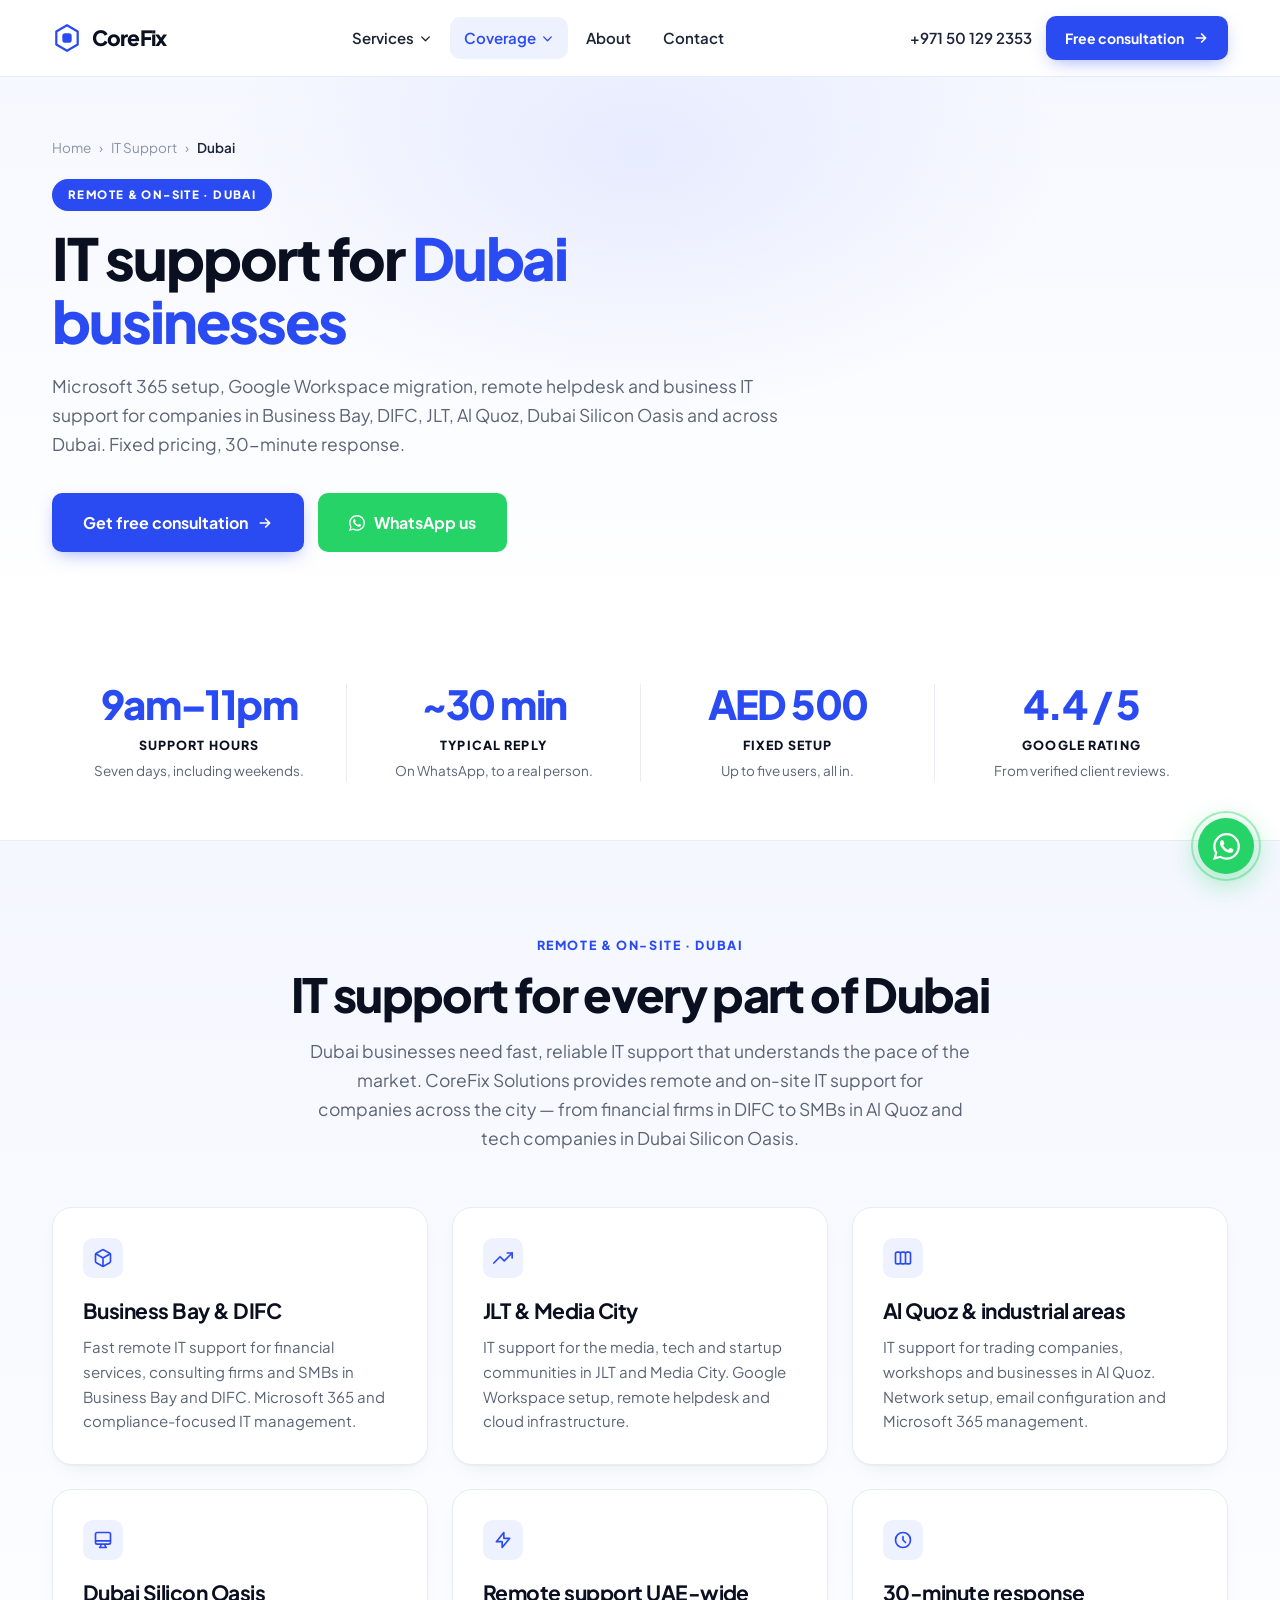
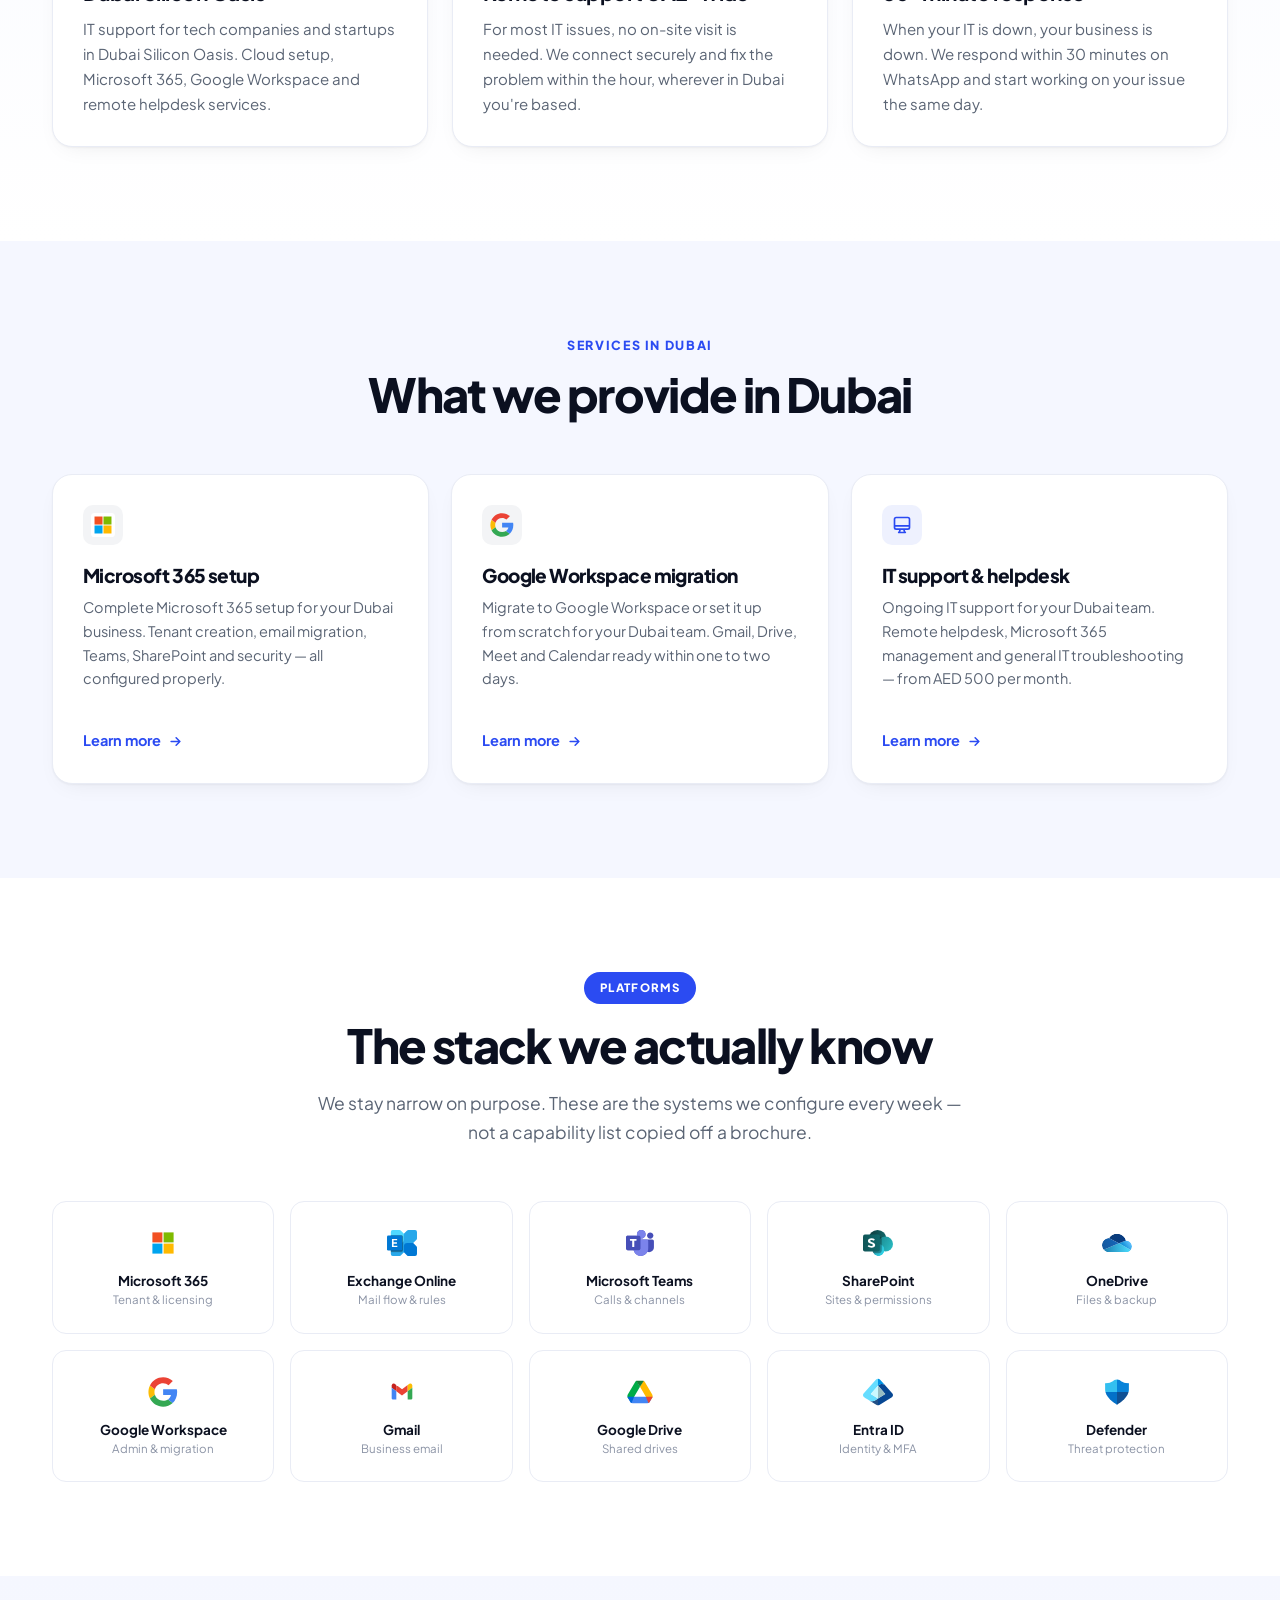
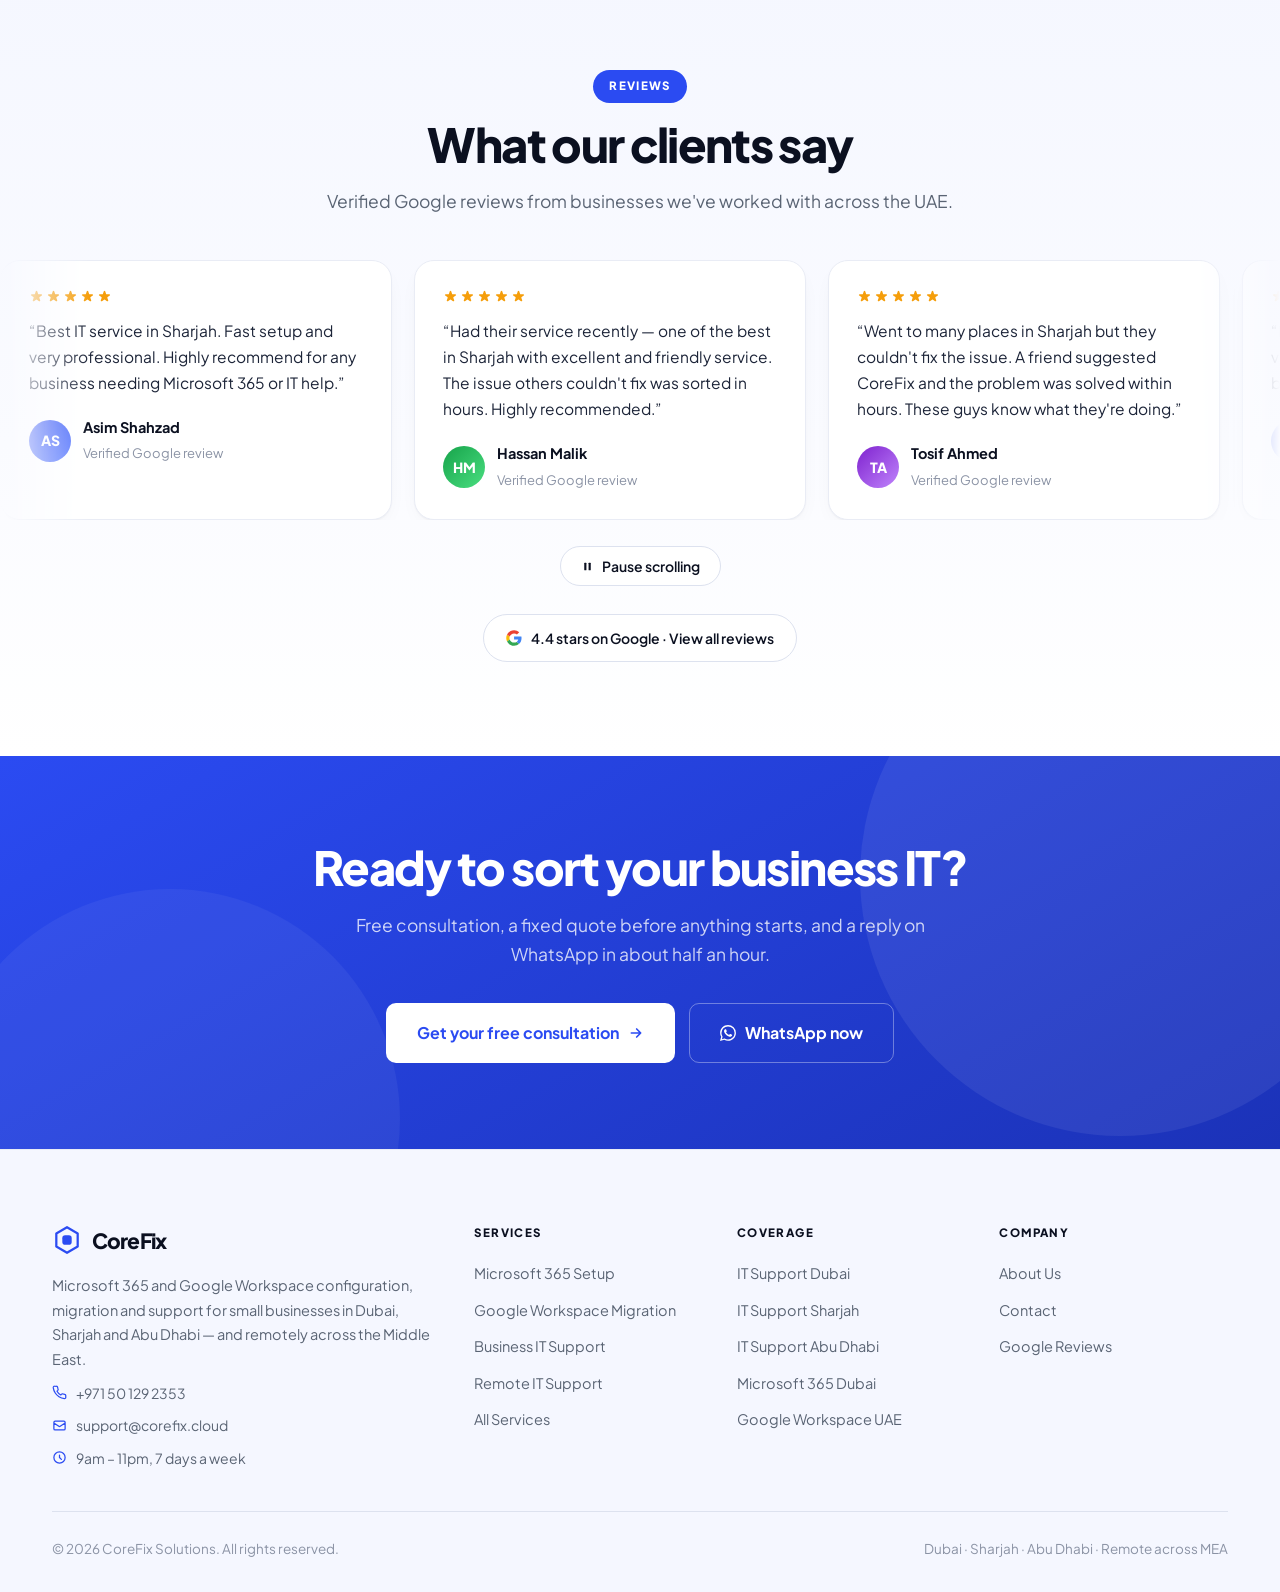
<file: it-support-dubai.html>
<!DOCTYPE html>
<html lang="en">
<head>
<meta charset="UTF-8">
<meta name="viewport" content="width=device-width,initial-scale=1">
<meta name="author" content="CoreFix Solutions">
<meta name="robots" content="index, follow, max-snippet:-1, max-image-preview:large, max-video-preview:-1">
<meta name="geo.region" content="AE">
<meta name="geo.placename" content="Dubai, Sharjah, Abu Dhabi, United Arab Emirates">
<meta name="theme-color" content="#2B4BF2">
<link rel="preconnect" href="https://fonts.googleapis.com">
<link rel="preconnect" href="https://fonts.gstatic.com" crossorigin>
<link href="https://fonts.googleapis.com/css2?family=Plus+Jakarta+Sans:wght@400;500;600;700;800&family=IBM+Plex+Mono:wght@400;500&display=swap" rel="stylesheet">
<link rel="stylesheet" href="style.css">
<link rel="apple-touch-icon" sizes="180x180" href="apple-touch-icon.png">
<link rel="icon" type="image/png" sizes="32x32" href="favicon-32x32.png">
<link rel="icon" type="image/png" sizes="16x16" href="favicon-16x16.png">
<link rel="manifest" href="site.webmanifest">
<script async src="https://www.googletagmanager.com/gtag/js?id=G-E2PS5NH8T0"></script>
<script>window.dataLayer=window.dataLayer||[];function gtag(){dataLayer.push(arguments);}gtag('js',new Date());gtag('config','G-E2PS5NH8T0');</script>
<title>IT Support Dubai | Microsoft 365 &amp; Business IT | CoreFix</title>
<meta name="description" content="IT support for Dubai businesses &mdash; Business Bay, DIFC, JLT, Al Quoz, Silicon Oasis. Microsoft 365, Google Workspace, remote helpdesk. Fixed pricing.">
<meta name="keywords" content="IT support Dubai, Microsoft 365 Dubai, Google Workspace Dubai, business IT support Dubai, remote IT support Dubai">
<link rel="canonical" href="https://corefix.cloud/it-support-dubai.html">
<meta property="og:type" content="website">
<meta property="og:site_name" content="CoreFix Solutions">
<meta property="og:title" content="IT Support Dubai | Microsoft 365 &amp; Business IT | CoreFix Solutions">
<meta property="og:description" content="IT support for Dubai businesses &mdash; Business Bay, DIFC, JLT, Al Quoz, Silicon Oasis. Microsoft 365, Google Workspace, remote helpdesk. Fixed pricing.">
<meta property="og:url" content="https://corefix.cloud/it-support-dubai.html">
<meta property="og:image" content="https://corefix.cloud/og-image.jpg">
<meta property="og:image:width" content="1200">
<meta property="og:image:height" content="630">
<meta property="og:locale" content="en_AE">
<meta name="twitter:card" content="summary_large_image">
<meta name="twitter:title" content="IT Support Dubai | Microsoft 365 &amp; Business IT | CoreFix Solutions">
<meta name="twitter:description" content="IT support for Dubai businesses &mdash; Business Bay, DIFC, JLT, Al Quoz, Silicon Oasis. Microsoft 365, Google Workspace, remote helpdesk. Fixed pricing.">
<meta name="twitter:image" content="https://corefix.cloud/og-image.jpg">
<script type="application/ld+json">{"@context":"https://schema.org","@type":"BreadcrumbList","itemListElement":[{"@type":"ListItem","position":1,"name":"Home","item":"https://corefix.cloud/"},{"@type":"ListItem","position":2,"name":"IT Support","item":"https://corefix.cloud/it-support.html"},{"@type":"ListItem","position":3,"name":"Dubai","item":"https://corefix.cloud/it-support-dubai.html"}]}</script><script type="application/ld+json">{"@context":"https://schema.org","@type":"Service","serviceType":"IT Support","provider":{"@type":"ProfessionalService","name":"CoreFix Solutions","url":"https://corefix.cloud/","telephone":"+971501292353"},"name":"IT Support Dubai","description":"Microsoft 365, Google Workspace and business IT support for companies across Dubai.","areaServed":{"@type":"City","name":"Dubai"}}</script>
</head>
<body>
<a href="https://wa.me/971501292353?text=Hi%2C%20I%20need%20IT%20support%20for%20my%20business" target="_blank" rel="noopener noreferrer" class="wa" aria-label="Chat with us on WhatsApp"><span class="wa-r"></span><svg viewBox="0 0 24 24" fill="currentColor" aria-hidden="true"><path d="M17.5 14.4c-.3-.2-1.8-.9-2-1-.3-.1-.5-.1-.7.1-.2.3-.8 1-.9 1.2-.2.2-.4.2-.6.1-.3-.2-1.3-.5-2.4-1.5-.9-.8-1.5-1.8-1.7-2.1-.2-.3 0-.5.1-.6l.5-.5.3-.5c.1-.2 0-.4 0-.5-.1-.1-.7-1.6-.9-2.2-.2-.6-.5-.5-.7-.5h-.6c-.2 0-.5.1-.8.4-.3.3-1 1-1 2.5s1.1 2.9 1.2 3.1c.2.2 2.1 3.2 5.1 4.5.7.3 1.3.5 1.7.6.7.2 1.4.2 1.9.1.6-.1 1.8-.7 2-1.4.2-.7.2-1.3.2-1.4-.1-.1-.3-.2-.6-.4M12 21.8a9.9 9.9 0 0 1-5-1.4l-.4-.2-3.7 1 1-3.6-.2-.4A9.9 9.9 0 0 1 2.2 12 9.9 9.9 0 0 1 12 2.1a9.8 9.8 0 0 1 7 2.9 9.8 9.8 0 0 1 2.9 7A9.9 9.9 0 0 1 12 21.8m8.4-18.3A11.8 11.8 0 0 0 12 0C5.5 0 .2 5.3.2 11.9c0 2.1.5 4.1 1.6 5.9L0 24l6.3-1.7a11.9 11.9 0 0 0 5.7 1.5c6.6 0 11.9-5.3 11.9-11.9a11.8 11.8 0 0 0-3.5-8.4"/></svg></a>
<a href="#main" class="skip">Skip to content</a>
<nav class="nav"><div class="wrap nav-in">
  <a href="index.html" class="logo" aria-label="CoreFix Solutions home"><svg viewBox="0 0 32 32" fill="none" aria-hidden="true"><path d="M16 2.4 27.4 9v14L16 29.6 4.6 23V9L16 2.4Z" stroke="#2B4BF2" stroke-width="2.4" stroke-linejoin="round"/><rect x="11" y="11" width="10" height="10" rx="3" fill="#2B4BF2"/></svg>CoreFix</a>
  <ul class="nav-l">
    <li class="dd"><a href="services.html" class="ddt">Services <span class="dd-a"><svg fill="none" stroke="currentColor" stroke-width="2.5" stroke-linecap="round" stroke-linejoin="round" viewBox="0 0 24 24" aria-hidden="true"><path d="M19 9l-7 7-7-7"/></svg></span></a>
      <div class="dd-m">
        <a href="microsoft-365.html"><span class="dd-ic ico-w"><img src="logos/microsoft-365.svg" alt="Microsoft 365" class="blogo" width="48" height="48" loading="lazy" decoding="async"></span><span><span class="dd-t">Microsoft 365</span><span class="dd-s">Tenant setup &amp; migration</span></span></a>
        <a href="google-workspace.html"><span class="dd-ic ico-w"><img src="logos/google-workspace.svg" alt="Google Workspace" class="blogo" width="48" height="48" loading="lazy" decoding="async"></span><span><span class="dd-t">Google Workspace</span><span class="dd-s">Migration &amp; admin setup</span></span></a>
        <a href="it-support.html"><span class="dd-ic"><svg fill="none" stroke="currentColor" stroke-width="2" stroke-linecap="round" stroke-linejoin="round" viewBox="0 0 24 24" aria-hidden="true"><path d="M9.8 17 9 20l-1 1h8l-1-1-.8-3M3 13h18M5 17h14a2 2 0 0 0 2-2V5a2 2 0 0 0-2-2H5a2 2 0 0 0-2 2v10a2 2 0 0 0 2 2Z"/></svg></span><span><span class="dd-t">IT Support</span><span class="dd-s">Ongoing &amp; project work</span></span></a>
        <div class="dd-sep"></div>
        <a href="remote-support.html"><span class="dd-ic" style="background:var(--green-b)"><svg fill="none" stroke="currentColor" stroke-width="2" stroke-linecap="round" stroke-linejoin="round" viewBox="0 0 24 24" aria-hidden="true"><path d="M13 10V3L4 14h7v7l9-11h-7Z"/></svg></span><span><span class="dd-t" style="color:var(--green-t)">Remote Support</span><span class="dd-s">Available now · UAE-wide</span></span></a>
      </div>
    </li>
    <li class="dd"><a href="it-support-dubai.html" class="ddt on">Coverage <span class="dd-a"><svg fill="none" stroke="currentColor" stroke-width="2.5" stroke-linecap="round" stroke-linejoin="round" viewBox="0 0 24 24" aria-hidden="true"><path d="M19 9l-7 7-7-7"/></svg></span></a>
      <div class="dd-m">
        <a href="it-support-dubai.html"><span class="dd-ic"><svg fill="none" stroke="currentColor" stroke-width="2" stroke-linecap="round" stroke-linejoin="round" viewBox="0 0 24 24" aria-hidden="true"><path d="M20 10c0 6-8 12-8 12s-8-6-8-12a8 8 0 0 1 16 0Z"/><circle cx="12" cy="10" r="3"/></svg></span><span><span class="dd-t">Dubai</span><span class="dd-s">On-site &amp; remote</span></span></a>
        <a href="it-support-sharjah.html"><span class="dd-ic"><svg fill="none" stroke="currentColor" stroke-width="2" stroke-linecap="round" stroke-linejoin="round" viewBox="0 0 24 24" aria-hidden="true"><path d="M20 10c0 6-8 12-8 12s-8-6-8-12a8 8 0 0 1 16 0Z"/><circle cx="12" cy="10" r="3"/></svg></span><span><span class="dd-t">Sharjah</span><span class="dd-s">Our base · same-day on-site</span></span></a>
        <a href="it-support-abu-dhabi.html"><span class="dd-ic"><svg fill="none" stroke="currentColor" stroke-width="2" stroke-linecap="round" stroke-linejoin="round" viewBox="0 0 24 24" aria-hidden="true"><path d="M20 10c0 6-8 12-8 12s-8-6-8-12a8 8 0 0 1 16 0Z"/><circle cx="12" cy="10" r="3"/></svg></span><span><span class="dd-t">Abu Dhabi</span><span class="dd-s">Remote delivery</span></span></a>
        <div class="dd-sep"></div>
        <a href="microsoft-365-dubai.html"><span class="dd-ic ico-w"><img src="logos/microsoft-365.svg" alt="Microsoft 365" class="blogo" width="48" height="48" loading="lazy" decoding="async"></span><span><span class="dd-t">Microsoft 365 Dubai</span><span class="dd-s">Business Bay, DIFC, JLT</span></span></a>
        <a href="google-workspace-uae.html"><span class="dd-ic ico-w"><img src="logos/google-workspace.svg" alt="Google Workspace" class="blogo" width="48" height="48" loading="lazy" decoding="async"></span><span><span class="dd-t">Google Workspace UAE</span><span class="dd-s">Across all emirates</span></span></a>
      </div>
    </li>
    <li><a href="about.html" class="">About</a></li>
    <li><a href="contact.html" class="">Contact</a></li>
  </ul>
  <div class="nav-r">
    <a href="tel:+971501292353" class="nav-tel">+971 50 129 2353</a>
    <a href="contact.html" class="btn b-blue b-sm">Free consultation <span class="arw"><svg fill="none" stroke="currentColor" stroke-width="2.5" stroke-linecap="round" stroke-linejoin="round" viewBox="0 0 24 24" aria-hidden="true"><path d="M5 12h14M13 6l6 6-6 6"/></svg></span></a>
    <button class="ham" id="ham" aria-label="Open menu" aria-expanded="false"><svg fill="none" stroke="currentColor" stroke-width="2" stroke-linecap="round" stroke-linejoin="round" viewBox="0 0 24 24" aria-hidden="true"><path d="M19 9l-7 7-7-7"/></svg></button>
  </div>
</div></nav>

<div class="mnav" id="mnav">
  <div class="mnav-top">
    <a href="index.html" class="logo"><svg viewBox="0 0 32 32" fill="none" aria-hidden="true"><path d="M16 2.4 27.4 9v14L16 29.6 4.6 23V9L16 2.4Z" stroke="#2B4BF2" stroke-width="2.4" stroke-linejoin="round"/><rect x="11" y="11" width="10" height="10" rx="3" fill="#2B4BF2"/></svg>CoreFix</a>
    <button class="ham" id="hamx" aria-label="Close menu"><svg fill="none" stroke="currentColor" stroke-width="2.5" stroke-linecap="round" stroke-linejoin="round" viewBox="0 0 24 24" aria-hidden="true"><path d="M12 5v14M5 12h14"/></svg></button>
  </div>
  <p class="mnav-h">Services</p>
  <a href="microsoft-365.html" class="mi"><span class="dd-ic ico-w"><img src="logos/microsoft-365.svg" alt="Microsoft 365" class="blogo" width="48" height="48" loading="lazy" decoding="async"></span>Microsoft 365 Setup</a>
  <a href="google-workspace.html" class="mi"><span class="dd-ic ico-w"><img src="logos/google-workspace.svg" alt="Google Workspace" class="blogo" width="48" height="48" loading="lazy" decoding="async"></span>Google Workspace</a>
  <a href="it-support.html" class="mi"><span class="dd-ic"><svg fill="none" stroke="currentColor" stroke-width="2" stroke-linecap="round" stroke-linejoin="round" viewBox="0 0 24 24" aria-hidden="true"><path d="M9.8 17 9 20l-1 1h8l-1-1-.8-3M3 13h18M5 17h14a2 2 0 0 0 2-2V5a2 2 0 0 0-2-2H5a2 2 0 0 0-2 2v10a2 2 0 0 0 2 2Z"/></svg></span>IT Support</a>
  <a href="remote-support.html" class="mi"><span class="dd-ic" style="background:var(--green-b)"><svg fill="none" stroke="currentColor" stroke-width="2" stroke-linecap="round" stroke-linejoin="round" viewBox="0 0 24 24" aria-hidden="true"><path d="M13 10V3L4 14h7v7l9-11h-7Z"/></svg></span>Remote Support</a>
  <p class="mnav-h">Coverage</p>
  <a href="it-support-dubai.html" class="mi"><span class="dd-ic"><svg fill="none" stroke="currentColor" stroke-width="2" stroke-linecap="round" stroke-linejoin="round" viewBox="0 0 24 24" aria-hidden="true"><path d="M20 10c0 6-8 12-8 12s-8-6-8-12a8 8 0 0 1 16 0Z"/><circle cx="12" cy="10" r="3"/></svg></span>Dubai</a>
  <a href="it-support-sharjah.html" class="mi"><span class="dd-ic"><svg fill="none" stroke="currentColor" stroke-width="2" stroke-linecap="round" stroke-linejoin="round" viewBox="0 0 24 24" aria-hidden="true"><path d="M20 10c0 6-8 12-8 12s-8-6-8-12a8 8 0 0 1 16 0Z"/><circle cx="12" cy="10" r="3"/></svg></span>Sharjah</a>
  <a href="it-support-abu-dhabi.html" class="mi"><span class="dd-ic"><svg fill="none" stroke="currentColor" stroke-width="2" stroke-linecap="round" stroke-linejoin="round" viewBox="0 0 24 24" aria-hidden="true"><path d="M20 10c0 6-8 12-8 12s-8-6-8-12a8 8 0 0 1 16 0Z"/><circle cx="12" cy="10" r="3"/></svg></span>Abu Dhabi</a>
  <a href="services.html" class="ml">All Services</a>
  <a href="about.html" class="ml">About</a>
  <a href="contact.html" class="ml">Contact</a>
  <div class="mnav-cta">
    <a href="contact.html" class="btn b-blue b-lg b-full">Free consultation</a>
    <a href="https://wa.me/971501292353?text=Hi%2C%20I%20need%20IT%20support%20for%20my%20business" target="_blank" rel="noopener" class="btn b-wa b-lg b-full">WhatsApp us</a>
  </div>
</div>
<main id="main">
<header class="phero"><div class="wrap"><div class="phero-in">
  <nav class="crumb" aria-label="Breadcrumb"><a href="index.html">Home</a><span>&rsaquo;</span><a href="it-support.html">IT Support</a><span>&rsaquo;</span><span class="on">Dubai</span></nav>
  <span class="eb-pill">Remote &amp; on-site &middot; Dubai</span>
  <h1 class="h1">IT support for <span style="color:var(--blue)">Dubai businesses</span></h1>
  <p class="lead">Microsoft 365 setup, Google Workspace migration, remote helpdesk and business IT support for companies in Business Bay, DIFC, JLT, Al Quoz, Dubai Silicon Oasis and across Dubai. Fixed pricing, 30-minute response.</p>
  <div class="hero-cta">
    <a href="contact.html" class="btn b-blue b-lg">Get free consultation <span class="arw"><svg fill="none" stroke="currentColor" stroke-width="2.5" stroke-linecap="round" stroke-linejoin="round" viewBox="0 0 24 24" aria-hidden="true"><path d="M5 12h14M13 6l6 6-6 6"/></svg></span></a>
    <a href="https://wa.me/971501292353?text=Hi%2C%20I%20need%20IT%20support%20for%20my%20business" target="_blank" rel="noopener" class="btn b-wa b-lg"><svg viewBox="0 0 24 24" fill="currentColor" aria-hidden="true"><path d="M17.5 14.4c-.3-.2-1.8-.9-2-1-.3-.1-.5-.1-.7.1-.2.3-.8 1-.9 1.2-.2.2-.4.2-.6.1-.3-.2-1.3-.5-2.4-1.5-.9-.8-1.5-1.8-1.7-2.1-.2-.3 0-.5.1-.6l.5-.5.3-.5c.1-.2 0-.4 0-.5-.1-.1-.7-1.6-.9-2.2-.2-.6-.5-.5-.7-.5h-.6c-.2 0-.5.1-.8.4-.3.3-1 1-1 2.5s1.1 2.9 1.2 3.1c.2.2 2.1 3.2 5.1 4.5.7.3 1.3.5 1.7.6.7.2 1.4.2 1.9.1.6-.1 1.8-.7 2-1.4.2-.7.2-1.3.2-1.4-.1-.1-.3-.2-.6-.4M12 21.8a9.9 9.9 0 0 1-5-1.4l-.4-.2-3.7 1 1-3.6-.2-.4A9.9 9.9 0 0 1 2.2 12 9.9 9.9 0 0 1 12 2.1a9.8 9.8 0 0 1 7 2.9 9.8 9.8 0 0 1 2.9 7A9.9 9.9 0 0 1 12 21.8m8.4-18.3A11.8 11.8 0 0 0 12 0C5.5 0 .2 5.3.2 11.9c0 2.1.5 4.1 1.6 5.9L0 24l6.3-1.7a11.9 11.9 0 0 0 5.7 1.5c6.6 0 11.9-5.3 11.9-11.9a11.8 11.8 0 0 0-3.5-8.4"/></svg> WhatsApp us</a>
  </div>
</div></div></header>

<section class="stats"><div class="wrap stats-g">
  <div class="stat"><div class="stat-n">9am&ndash;11pm</div><div class="stat-k">Support hours</div><div class="stat-d">Seven days, including weekends.</div></div>
  <div class="stat"><div class="stat-n">~30 min</div><div class="stat-k">Typical reply</div><div class="stat-d">On WhatsApp, to a real person.</div></div>
  <div class="stat"><div class="stat-n">AED 500</div><div class="stat-k">Fixed setup</div><div class="stat-d">Up to five users, all in.</div></div>
  <div class="stat"><div class="stat-n">4.4 / 5</div><div class="stat-k">Google rating</div><div class="stat-d">From verified client reviews.</div></div>
</div></section>

<section class="sec sec-lav"><div class="wrap">
  <div class="sec-hd rv" style="text-align:center">
    <span class="eb">Remote &amp; on-site &middot; Dubai</span>
    <h2 class="h2">IT support for every part of Dubai</h2>
    <p class="lead lead-c">Dubai businesses need fast, reliable IT support that understands the pace of the market. CoreFix Solutions provides remote and on-site IT support for companies across the city &mdash; from financial firms in DIFC to SMBs in Al Quoz and tech companies in Dubai Silicon Oasis.</p>
  </div>
  <div class="fg3"><article class="fc rv "><div class="fc-top"><span class="ico"><svg fill="none" stroke="currentColor" stroke-width="2" stroke-linecap="round" stroke-linejoin="round" viewBox="0 0 24 24" aria-hidden="true"><path d="M21 16V8a2 2 0 0 0-1-1.7l-7-4a2 2 0 0 0-2 0l-7 4A2 2 0 0 0 3 8v8a2 2 0 0 0 1 1.7l7 4a2 2 0 0 0 2 0l7-4A2 2 0 0 0 21 16Z"/><path d="m3.3 7 8.7 5 8.7-5M12 22V12"/></svg></span></div><h3 class="h3">Business Bay &amp; DIFC</h3><p>Fast remote IT support for financial services, consulting firms and SMBs in Business Bay and DIFC. Microsoft 365 and compliance-focused IT management.</p></article><article class="fc rv rv-1"><div class="fc-top"><span class="ico"><svg fill="none" stroke="currentColor" stroke-width="2" stroke-linecap="round" stroke-linejoin="round" viewBox="0 0 24 24" aria-hidden="true"><path d="M23 6l-9.5 9.5-5-5L1 18"/><path d="M17 6h6v6"/></svg></span></div><h3 class="h3">JLT &amp; Media City</h3><p>IT support for the media, tech and startup communities in JLT and Media City. Google Workspace setup, remote helpdesk and cloud infrastructure.</p></article><article class="fc rv rv-2"><div class="fc-top"><span class="ico"><svg fill="none" stroke="currentColor" stroke-width="2" stroke-linecap="round" stroke-linejoin="round" viewBox="0 0 24 24" aria-hidden="true"><path d="M9 17V7m0 10a2 2 0 0 1-2 2H5a2 2 0 0 1-2-2V7a2 2 0 0 1 2-2h2a2 2 0 0 1 2 2m0 10a2 2 0 0 0 2 2h2a2 2 0 0 0 2-2M9 7a2 2 0 0 1 2-2h2a2 2 0 0 1 2 2m0 10V7m0 10a2 2 0 0 0 2 2h2a2 2 0 0 0 2-2V7a2 2 0 0 0-2-2h-2a2 2 0 0 0-2 2"/></svg></span></div><h3 class="h3">Al Quoz &amp; industrial areas</h3><p>IT support for trading companies, workshops and businesses in Al Quoz. Network setup, email configuration and Microsoft 365 management.</p></article><article class="fc rv "><div class="fc-top"><span class="ico"><svg fill="none" stroke="currentColor" stroke-width="2" stroke-linecap="round" stroke-linejoin="round" viewBox="0 0 24 24" aria-hidden="true"><path d="M9.8 17 9 20l-1 1h8l-1-1-.8-3M3 13h18M5 17h14a2 2 0 0 0 2-2V5a2 2 0 0 0-2-2H5a2 2 0 0 0-2 2v10a2 2 0 0 0 2 2Z"/></svg></span></div><h3 class="h3">Dubai Silicon Oasis</h3><p>IT support for tech companies and startups in Dubai Silicon Oasis. Cloud setup, Microsoft 365, Google Workspace and remote helpdesk services.</p></article><article class="fc rv rv-1"><div class="fc-top"><span class="ico"><svg fill="none" stroke="currentColor" stroke-width="2" stroke-linecap="round" stroke-linejoin="round" viewBox="0 0 24 24" aria-hidden="true"><path d="M13 10V3L4 14h7v7l9-11h-7Z"/></svg></span></div><h3 class="h3">Remote support UAE-wide</h3><p>For most IT issues, no on-site visit is needed. We connect securely and fix the problem within the hour, wherever in Dubai you're based.</p></article><article class="fc rv rv-2"><div class="fc-top"><span class="ico"><svg fill="none" stroke="currentColor" stroke-width="2" stroke-linecap="round" stroke-linejoin="round" viewBox="0 0 24 24" aria-hidden="true"><circle cx="12" cy="12" r="9"/><path d="M12 8v4l3 3"/></svg></span></div><h3 class="h3">30-minute response</h3><p>When your IT is down, your business is down. We respond within 30 minutes on WhatsApp and start working on your issue the same day.</p></article></div>
</div></section>
<section class="sec sec-tint"><div class="wrap">
  <div class="sec-hd rv" style="text-align:center"><span class="eb">Services in Dubai</span><h2 class="h2">What we provide in Dubai</h2></div>
  <div class="ag rv">
    <article class="ac"><div class="fc-top"><span class="ico ico-w"><img src="logos/microsoft-365.svg" alt="Microsoft 365" class="blogo" width="48" height="48" loading="lazy" decoding="async"></span></div><h3 class="ac-c" style="font-size:19px">Microsoft 365 setup</h3><p>Complete Microsoft 365 setup for your Dubai business. Tenant creation, email migration, Teams, SharePoint and security &mdash; all configured properly.</p><a href="microsoft-365.html" class="fc-link">Learn more <span class="arw"><svg fill="none" stroke="currentColor" stroke-width="2.5" stroke-linecap="round" stroke-linejoin="round" viewBox="0 0 24 24" aria-hidden="true"><path d="M5 12h14M13 6l6 6-6 6"/></svg></span></a></article>
    <article class="ac"><div class="fc-top"><span class="ico ico-w"><img src="logos/google-workspace.svg" alt="Google Workspace" class="blogo" width="48" height="48" loading="lazy" decoding="async"></span></div><h3 class="ac-c" style="font-size:19px">Google Workspace migration</h3><p>Migrate to Google Workspace or set it up from scratch for your Dubai team. Gmail, Drive, Meet and Calendar ready within one to two days.</p><a href="google-workspace.html" class="fc-link">Learn more <span class="arw"><svg fill="none" stroke="currentColor" stroke-width="2.5" stroke-linecap="round" stroke-linejoin="round" viewBox="0 0 24 24" aria-hidden="true"><path d="M5 12h14M13 6l6 6-6 6"/></svg></span></a></article>
    <article class="ac"><div class="fc-top"><span class="ico"><svg fill="none" stroke="currentColor" stroke-width="2" stroke-linecap="round" stroke-linejoin="round" viewBox="0 0 24 24" aria-hidden="true"><path d="M9.8 17 9 20l-1 1h8l-1-1-.8-3M3 13h18M5 17h14a2 2 0 0 0 2-2V5a2 2 0 0 0-2-2H5a2 2 0 0 0-2 2v10a2 2 0 0 0 2 2Z"/></svg></span></div><h3 class="ac-c" style="font-size:19px">IT support &amp; helpdesk</h3><p>Ongoing IT support for your Dubai team. Remote helpdesk, Microsoft 365 management and general IT troubleshooting &mdash; from AED 500 per month.</p><a href="it-support.html" class="fc-link">Learn more <span class="arw"><svg fill="none" stroke="currentColor" stroke-width="2.5" stroke-linecap="round" stroke-linejoin="round" viewBox="0 0 24 24" aria-hidden="true"><path d="M5 12h14M13 6l6 6-6 6"/></svg></span></a></article>
  </div>
</div></section>
<section class="sec"><div class="wrap">
  <div class="sec-hd rv" style="text-align:center">
    <span class="eb-pill eb-pill-c">Platforms</span>
    <h2 class="h2">The stack we actually know</h2>
    <p class="lead lead-c">We stay narrow on purpose. These are the systems we configure every week &mdash; not a capability list copied off a brochure.</p>
  </div>
  <div class="pg rv">
    <div class="pgi"><div class="pgi-ic"><img src="logos/microsoft-365.svg" alt="Microsoft 365" class="blogo" width="48" height="48" loading="lazy" decoding="async"></div><b>Microsoft 365</b><small>Tenant &amp; licensing</small></div>
    <div class="pgi"><div class="pgi-ic"><img src="logos/exchange.svg" alt="Microsoft Exchange Online" class="blogo" width="48" height="48" loading="lazy" decoding="async"></div><b>Exchange Online</b><small>Mail flow &amp; rules</small></div>
    <div class="pgi"><div class="pgi-ic"><img src="logos/teams.svg" alt="Microsoft Teams" class="blogo" width="48" height="48" loading="lazy" decoding="async"></div><b>Microsoft Teams</b><small>Calls &amp; channels</small></div>
    <div class="pgi"><div class="pgi-ic"><img src="logos/sharepoint.svg" alt="Microsoft SharePoint" class="blogo" width="48" height="48" loading="lazy" decoding="async"></div><b>SharePoint</b><small>Sites &amp; permissions</small></div>
    <div class="pgi"><div class="pgi-ic"><img src="logos/onedrive.svg" alt="Microsoft OneDrive" class="blogo" width="48" height="48" loading="lazy" decoding="async"></div><b>OneDrive</b><small>Files &amp; backup</small></div>
    <div class="pgi"><div class="pgi-ic"><img src="logos/google-workspace.svg" alt="Google Workspace" class="blogo" width="48" height="48" loading="lazy" decoding="async"></div><b>Google Workspace</b><small>Admin &amp; migration</small></div>
    <div class="pgi"><div class="pgi-ic"><img src="logos/gmail.svg" alt="Gmail" class="blogo" width="48" height="48" loading="lazy" decoding="async"></div><b>Gmail</b><small>Business email</small></div>
    <div class="pgi"><div class="pgi-ic"><img src="logos/drive.svg" alt="Google Drive" class="blogo" width="48" height="48" loading="lazy" decoding="async"></div><b>Google Drive</b><small>Shared drives</small></div>
    <div class="pgi"><div class="pgi-ic"><img src="logos/entra-id.svg" alt="Microsoft Entra ID" class="blogo" width="48" height="48" loading="lazy" decoding="async"></div><b>Entra ID</b><small>Identity &amp; MFA</small></div>
    <div class="pgi"><div class="pgi-ic"><img src="logos/defender.svg" alt="Microsoft Defender" class="blogo" width="48" height="48" loading="lazy" decoding="async"></div><b>Defender</b><small>Threat protection</small></div>
  </div>
</div></section>
<section class="sec sec-lav">
  <div class="wrap"><div style="text-align:center" class="rv">
    <span class="eb-pill eb-pill-c">Reviews</span>
    <h2 class="h2">What our clients say</h2>
    <p class="lead lead-c">Verified Google reviews from businesses we've worked with across the UAE.</p>
  </div></div>
  <div class="mq"><div class="mq-t" id="mqt"><article class="tcard"><div class="stars"><svg viewBox="0 0 20 20" fill="currentColor" aria-hidden="true"><path d="M9.05 2.93c.3-.92 1.6-.92 1.9 0l1.07 3.29a1 1 0 0 0 .95.69h3.46c.97 0 1.37 1.24.59 1.81l-2.8 2.03a1 1 0 0 0-.37 1.12l1.07 3.29c.3.92-.75 1.69-1.54 1.12l-2.8-2.04a1 1 0 0 0-1.17 0l-2.8 2.04c-.79.57-1.84-.2-1.54-1.12l1.07-3.29a1 1 0 0 0-.36-1.12l-2.8-2.03c-.79-.57-.38-1.81.58-1.81h3.47a1 1 0 0 0 .95-.69l1.07-3.29Z"/></svg><svg viewBox="0 0 20 20" fill="currentColor" aria-hidden="true"><path d="M9.05 2.93c.3-.92 1.6-.92 1.9 0l1.07 3.29a1 1 0 0 0 .95.69h3.46c.97 0 1.37 1.24.59 1.81l-2.8 2.03a1 1 0 0 0-.37 1.12l1.07 3.29c.3.92-.75 1.69-1.54 1.12l-2.8-2.04a1 1 0 0 0-1.17 0l-2.8 2.04c-.79.57-1.84-.2-1.54-1.12l1.07-3.29a1 1 0 0 0-.36-1.12l-2.8-2.03c-.79-.57-.38-1.81.58-1.81h3.47a1 1 0 0 0 .95-.69l1.07-3.29Z"/></svg><svg viewBox="0 0 20 20" fill="currentColor" aria-hidden="true"><path d="M9.05 2.93c.3-.92 1.6-.92 1.9 0l1.07 3.29a1 1 0 0 0 .95.69h3.46c.97 0 1.37 1.24.59 1.81l-2.8 2.03a1 1 0 0 0-.37 1.12l1.07 3.29c.3.92-.75 1.69-1.54 1.12l-2.8-2.04a1 1 0 0 0-1.17 0l-2.8 2.04c-.79.57-1.84-.2-1.54-1.12l1.07-3.29a1 1 0 0 0-.36-1.12l-2.8-2.03c-.79-.57-.38-1.81.58-1.81h3.47a1 1 0 0 0 .95-.69l1.07-3.29Z"/></svg><svg viewBox="0 0 20 20" fill="currentColor" aria-hidden="true"><path d="M9.05 2.93c.3-.92 1.6-.92 1.9 0l1.07 3.29a1 1 0 0 0 .95.69h3.46c.97 0 1.37 1.24.59 1.81l-2.8 2.03a1 1 0 0 0-.37 1.12l1.07 3.29c.3.92-.75 1.69-1.54 1.12l-2.8-2.04a1 1 0 0 0-1.17 0l-2.8 2.04c-.79.57-1.84-.2-1.54-1.12l1.07-3.29a1 1 0 0 0-.36-1.12l-2.8-2.03c-.79-.57-.38-1.81.58-1.81h3.47a1 1 0 0 0 .95-.69l1.07-3.29Z"/></svg><svg viewBox="0 0 20 20" fill="currentColor" aria-hidden="true"><path d="M9.05 2.93c.3-.92 1.6-.92 1.9 0l1.07 3.29a1 1 0 0 0 .95.69h3.46c.97 0 1.37 1.24.59 1.81l-2.8 2.03a1 1 0 0 0-.37 1.12l1.07 3.29c.3.92-.75 1.69-1.54 1.12l-2.8-2.04a1 1 0 0 0-1.17 0l-2.8 2.04c-.79.57-1.84-.2-1.54-1.12l1.07-3.29a1 1 0 0 0-.36-1.12l-2.8-2.03c-.79-.57-.38-1.81.58-1.81h3.47a1 1 0 0 0 .95-.69l1.07-3.29Z"/></svg></div><p>&ldquo;Best IT service in Sharjah. Fast setup and very professional. Highly recommend for any business needing Microsoft 365 or IT help.&rdquo;</p><div class="tw"><span class="av" style="background:linear-gradient(135deg,#2B4BF2,#5B7CFF)">AS</span><span><b>Asim Shahzad</b><small>Verified Google review</small></span></div></article><article class="tcard"><div class="stars"><svg viewBox="0 0 20 20" fill="currentColor" aria-hidden="true"><path d="M9.05 2.93c.3-.92 1.6-.92 1.9 0l1.07 3.29a1 1 0 0 0 .95.69h3.46c.97 0 1.37 1.24.59 1.81l-2.8 2.03a1 1 0 0 0-.37 1.12l1.07 3.29c.3.92-.75 1.69-1.54 1.12l-2.8-2.04a1 1 0 0 0-1.17 0l-2.8 2.04c-.79.57-1.84-.2-1.54-1.12l1.07-3.29a1 1 0 0 0-.36-1.12l-2.8-2.03c-.79-.57-.38-1.81.58-1.81h3.47a1 1 0 0 0 .95-.69l1.07-3.29Z"/></svg><svg viewBox="0 0 20 20" fill="currentColor" aria-hidden="true"><path d="M9.05 2.93c.3-.92 1.6-.92 1.9 0l1.07 3.29a1 1 0 0 0 .95.69h3.46c.97 0 1.37 1.24.59 1.81l-2.8 2.03a1 1 0 0 0-.37 1.12l1.07 3.29c.3.92-.75 1.69-1.54 1.12l-2.8-2.04a1 1 0 0 0-1.17 0l-2.8 2.04c-.79.57-1.84-.2-1.54-1.12l1.07-3.29a1 1 0 0 0-.36-1.12l-2.8-2.03c-.79-.57-.38-1.81.58-1.81h3.47a1 1 0 0 0 .95-.69l1.07-3.29Z"/></svg><svg viewBox="0 0 20 20" fill="currentColor" aria-hidden="true"><path d="M9.05 2.93c.3-.92 1.6-.92 1.9 0l1.07 3.29a1 1 0 0 0 .95.69h3.46c.97 0 1.37 1.24.59 1.81l-2.8 2.03a1 1 0 0 0-.37 1.12l1.07 3.29c.3.92-.75 1.69-1.54 1.12l-2.8-2.04a1 1 0 0 0-1.17 0l-2.8 2.04c-.79.57-1.84-.2-1.54-1.12l1.07-3.29a1 1 0 0 0-.36-1.12l-2.8-2.03c-.79-.57-.38-1.81.58-1.81h3.47a1 1 0 0 0 .95-.69l1.07-3.29Z"/></svg><svg viewBox="0 0 20 20" fill="currentColor" aria-hidden="true"><path d="M9.05 2.93c.3-.92 1.6-.92 1.9 0l1.07 3.29a1 1 0 0 0 .95.69h3.46c.97 0 1.37 1.24.59 1.81l-2.8 2.03a1 1 0 0 0-.37 1.12l1.07 3.29c.3.92-.75 1.69-1.54 1.12l-2.8-2.04a1 1 0 0 0-1.17 0l-2.8 2.04c-.79.57-1.84-.2-1.54-1.12l1.07-3.29a1 1 0 0 0-.36-1.12l-2.8-2.03c-.79-.57-.38-1.81.58-1.81h3.47a1 1 0 0 0 .95-.69l1.07-3.29Z"/></svg><svg viewBox="0 0 20 20" fill="currentColor" aria-hidden="true"><path d="M9.05 2.93c.3-.92 1.6-.92 1.9 0l1.07 3.29a1 1 0 0 0 .95.69h3.46c.97 0 1.37 1.24.59 1.81l-2.8 2.03a1 1 0 0 0-.37 1.12l1.07 3.29c.3.92-.75 1.69-1.54 1.12l-2.8-2.04a1 1 0 0 0-1.17 0l-2.8 2.04c-.79.57-1.84-.2-1.54-1.12l1.07-3.29a1 1 0 0 0-.36-1.12l-2.8-2.03c-.79-.57-.38-1.81.58-1.81h3.47a1 1 0 0 0 .95-.69l1.07-3.29Z"/></svg></div><p>&ldquo;Had their service recently &mdash; one of the best in Sharjah with excellent and friendly service. The issue others couldn't fix was sorted in hours. Highly recommended.&rdquo;</p><div class="tw"><span class="av" style="background:linear-gradient(135deg,#16A34A,#4ADE80)">HM</span><span><b>Hassan Malik</b><small>Verified Google review</small></span></div></article><article class="tcard"><div class="stars"><svg viewBox="0 0 20 20" fill="currentColor" aria-hidden="true"><path d="M9.05 2.93c.3-.92 1.6-.92 1.9 0l1.07 3.29a1 1 0 0 0 .95.69h3.46c.97 0 1.37 1.24.59 1.81l-2.8 2.03a1 1 0 0 0-.37 1.12l1.07 3.29c.3.92-.75 1.69-1.54 1.12l-2.8-2.04a1 1 0 0 0-1.17 0l-2.8 2.04c-.79.57-1.84-.2-1.54-1.12l1.07-3.29a1 1 0 0 0-.36-1.12l-2.8-2.03c-.79-.57-.38-1.81.58-1.81h3.47a1 1 0 0 0 .95-.69l1.07-3.29Z"/></svg><svg viewBox="0 0 20 20" fill="currentColor" aria-hidden="true"><path d="M9.05 2.93c.3-.92 1.6-.92 1.9 0l1.07 3.29a1 1 0 0 0 .95.69h3.46c.97 0 1.37 1.24.59 1.81l-2.8 2.03a1 1 0 0 0-.37 1.12l1.07 3.29c.3.92-.75 1.69-1.54 1.12l-2.8-2.04a1 1 0 0 0-1.17 0l-2.8 2.04c-.79.57-1.84-.2-1.54-1.12l1.07-3.29a1 1 0 0 0-.36-1.12l-2.8-2.03c-.79-.57-.38-1.81.58-1.81h3.47a1 1 0 0 0 .95-.69l1.07-3.29Z"/></svg><svg viewBox="0 0 20 20" fill="currentColor" aria-hidden="true"><path d="M9.05 2.93c.3-.92 1.6-.92 1.9 0l1.07 3.29a1 1 0 0 0 .95.69h3.46c.97 0 1.37 1.24.59 1.81l-2.8 2.03a1 1 0 0 0-.37 1.12l1.07 3.29c.3.92-.75 1.69-1.54 1.12l-2.8-2.04a1 1 0 0 0-1.17 0l-2.8 2.04c-.79.57-1.84-.2-1.54-1.12l1.07-3.29a1 1 0 0 0-.36-1.12l-2.8-2.03c-.79-.57-.38-1.81.58-1.81h3.47a1 1 0 0 0 .95-.69l1.07-3.29Z"/></svg><svg viewBox="0 0 20 20" fill="currentColor" aria-hidden="true"><path d="M9.05 2.93c.3-.92 1.6-.92 1.9 0l1.07 3.29a1 1 0 0 0 .95.69h3.46c.97 0 1.37 1.24.59 1.81l-2.8 2.03a1 1 0 0 0-.37 1.12l1.07 3.29c.3.92-.75 1.69-1.54 1.12l-2.8-2.04a1 1 0 0 0-1.17 0l-2.8 2.04c-.79.57-1.84-.2-1.54-1.12l1.07-3.29a1 1 0 0 0-.36-1.12l-2.8-2.03c-.79-.57-.38-1.81.58-1.81h3.47a1 1 0 0 0 .95-.69l1.07-3.29Z"/></svg><svg viewBox="0 0 20 20" fill="currentColor" aria-hidden="true"><path d="M9.05 2.93c.3-.92 1.6-.92 1.9 0l1.07 3.29a1 1 0 0 0 .95.69h3.46c.97 0 1.37 1.24.59 1.81l-2.8 2.03a1 1 0 0 0-.37 1.12l1.07 3.29c.3.92-.75 1.69-1.54 1.12l-2.8-2.04a1 1 0 0 0-1.17 0l-2.8 2.04c-.79.57-1.84-.2-1.54-1.12l1.07-3.29a1 1 0 0 0-.36-1.12l-2.8-2.03c-.79-.57-.38-1.81.58-1.81h3.47a1 1 0 0 0 .95-.69l1.07-3.29Z"/></svg></div><p>&ldquo;Went to many places in Sharjah but they couldn't fix the issue. A friend suggested CoreFix and the problem was solved within hours. These guys know what they're doing.&rdquo;</p><div class="tw"><span class="av" style="background:linear-gradient(135deg,#7E22CE,#C084FC)">TA</span><span><b>Tosif Ahmed</b><small>Verified Google review</small></span></div></article><article class="tcard" aria-hidden="true"><div class="stars"><svg viewBox="0 0 20 20" fill="currentColor" aria-hidden="true"><path d="M9.05 2.93c.3-.92 1.6-.92 1.9 0l1.07 3.29a1 1 0 0 0 .95.69h3.46c.97 0 1.37 1.24.59 1.81l-2.8 2.03a1 1 0 0 0-.37 1.12l1.07 3.29c.3.92-.75 1.69-1.54 1.12l-2.8-2.04a1 1 0 0 0-1.17 0l-2.8 2.04c-.79.57-1.84-.2-1.54-1.12l1.07-3.29a1 1 0 0 0-.36-1.12l-2.8-2.03c-.79-.57-.38-1.81.58-1.81h3.47a1 1 0 0 0 .95-.69l1.07-3.29Z"/></svg><svg viewBox="0 0 20 20" fill="currentColor" aria-hidden="true"><path d="M9.05 2.93c.3-.92 1.6-.92 1.9 0l1.07 3.29a1 1 0 0 0 .95.69h3.46c.97 0 1.37 1.24.59 1.81l-2.8 2.03a1 1 0 0 0-.37 1.12l1.07 3.29c.3.92-.75 1.69-1.54 1.12l-2.8-2.04a1 1 0 0 0-1.17 0l-2.8 2.04c-.79.57-1.84-.2-1.54-1.12l1.07-3.29a1 1 0 0 0-.36-1.12l-2.8-2.03c-.79-.57-.38-1.81.58-1.81h3.47a1 1 0 0 0 .95-.69l1.07-3.29Z"/></svg><svg viewBox="0 0 20 20" fill="currentColor" aria-hidden="true"><path d="M9.05 2.93c.3-.92 1.6-.92 1.9 0l1.07 3.29a1 1 0 0 0 .95.69h3.46c.97 0 1.37 1.24.59 1.81l-2.8 2.03a1 1 0 0 0-.37 1.12l1.07 3.29c.3.92-.75 1.69-1.54 1.12l-2.8-2.04a1 1 0 0 0-1.17 0l-2.8 2.04c-.79.57-1.84-.2-1.54-1.12l1.07-3.29a1 1 0 0 0-.36-1.12l-2.8-2.03c-.79-.57-.38-1.81.58-1.81h3.47a1 1 0 0 0 .95-.69l1.07-3.29Z"/></svg><svg viewBox="0 0 20 20" fill="currentColor" aria-hidden="true"><path d="M9.05 2.93c.3-.92 1.6-.92 1.9 0l1.07 3.29a1 1 0 0 0 .95.69h3.46c.97 0 1.37 1.24.59 1.81l-2.8 2.03a1 1 0 0 0-.37 1.12l1.07 3.29c.3.92-.75 1.69-1.54 1.12l-2.8-2.04a1 1 0 0 0-1.17 0l-2.8 2.04c-.79.57-1.84-.2-1.54-1.12l1.07-3.29a1 1 0 0 0-.36-1.12l-2.8-2.03c-.79-.57-.38-1.81.58-1.81h3.47a1 1 0 0 0 .95-.69l1.07-3.29Z"/></svg><svg viewBox="0 0 20 20" fill="currentColor" aria-hidden="true"><path d="M9.05 2.93c.3-.92 1.6-.92 1.9 0l1.07 3.29a1 1 0 0 0 .95.69h3.46c.97 0 1.37 1.24.59 1.81l-2.8 2.03a1 1 0 0 0-.37 1.12l1.07 3.29c.3.92-.75 1.69-1.54 1.12l-2.8-2.04a1 1 0 0 0-1.17 0l-2.8 2.04c-.79.57-1.84-.2-1.54-1.12l1.07-3.29a1 1 0 0 0-.36-1.12l-2.8-2.03c-.79-.57-.38-1.81.58-1.81h3.47a1 1 0 0 0 .95-.69l1.07-3.29Z"/></svg></div><p>&ldquo;Best IT service in Sharjah. Fast setup and very professional. Highly recommend for any business needing Microsoft 365 or IT help.&rdquo;</p><div class="tw"><span class="av" style="background:linear-gradient(135deg,#2B4BF2,#5B7CFF)">AS</span><span><b>Asim Shahzad</b><small>Verified Google review</small></span></div></article><article class="tcard" aria-hidden="true"><div class="stars"><svg viewBox="0 0 20 20" fill="currentColor" aria-hidden="true"><path d="M9.05 2.93c.3-.92 1.6-.92 1.9 0l1.07 3.29a1 1 0 0 0 .95.69h3.46c.97 0 1.37 1.24.59 1.81l-2.8 2.03a1 1 0 0 0-.37 1.12l1.07 3.29c.3.92-.75 1.69-1.54 1.12l-2.8-2.04a1 1 0 0 0-1.17 0l-2.8 2.04c-.79.57-1.84-.2-1.54-1.12l1.07-3.29a1 1 0 0 0-.36-1.12l-2.8-2.03c-.79-.57-.38-1.81.58-1.81h3.47a1 1 0 0 0 .95-.69l1.07-3.29Z"/></svg><svg viewBox="0 0 20 20" fill="currentColor" aria-hidden="true"><path d="M9.05 2.93c.3-.92 1.6-.92 1.9 0l1.07 3.29a1 1 0 0 0 .95.69h3.46c.97 0 1.37 1.24.59 1.81l-2.8 2.03a1 1 0 0 0-.37 1.12l1.07 3.29c.3.92-.75 1.69-1.54 1.12l-2.8-2.04a1 1 0 0 0-1.17 0l-2.8 2.04c-.79.57-1.84-.2-1.54-1.12l1.07-3.29a1 1 0 0 0-.36-1.12l-2.8-2.03c-.79-.57-.38-1.81.58-1.81h3.47a1 1 0 0 0 .95-.69l1.07-3.29Z"/></svg><svg viewBox="0 0 20 20" fill="currentColor" aria-hidden="true"><path d="M9.05 2.93c.3-.92 1.6-.92 1.9 0l1.07 3.29a1 1 0 0 0 .95.69h3.46c.97 0 1.37 1.24.59 1.81l-2.8 2.03a1 1 0 0 0-.37 1.12l1.07 3.29c.3.92-.75 1.69-1.54 1.12l-2.8-2.04a1 1 0 0 0-1.17 0l-2.8 2.04c-.79.57-1.84-.2-1.54-1.12l1.07-3.29a1 1 0 0 0-.36-1.12l-2.8-2.03c-.79-.57-.38-1.81.58-1.81h3.47a1 1 0 0 0 .95-.69l1.07-3.29Z"/></svg><svg viewBox="0 0 20 20" fill="currentColor" aria-hidden="true"><path d="M9.05 2.93c.3-.92 1.6-.92 1.9 0l1.07 3.29a1 1 0 0 0 .95.69h3.46c.97 0 1.37 1.24.59 1.81l-2.8 2.03a1 1 0 0 0-.37 1.12l1.07 3.29c.3.92-.75 1.69-1.54 1.12l-2.8-2.04a1 1 0 0 0-1.17 0l-2.8 2.04c-.79.57-1.84-.2-1.54-1.12l1.07-3.29a1 1 0 0 0-.36-1.12l-2.8-2.03c-.79-.57-.38-1.81.58-1.81h3.47a1 1 0 0 0 .95-.69l1.07-3.29Z"/></svg><svg viewBox="0 0 20 20" fill="currentColor" aria-hidden="true"><path d="M9.05 2.93c.3-.92 1.6-.92 1.9 0l1.07 3.29a1 1 0 0 0 .95.69h3.46c.97 0 1.37 1.24.59 1.81l-2.8 2.03a1 1 0 0 0-.37 1.12l1.07 3.29c.3.92-.75 1.69-1.54 1.12l-2.8-2.04a1 1 0 0 0-1.17 0l-2.8 2.04c-.79.57-1.84-.2-1.54-1.12l1.07-3.29a1 1 0 0 0-.36-1.12l-2.8-2.03c-.79-.57-.38-1.81.58-1.81h3.47a1 1 0 0 0 .95-.69l1.07-3.29Z"/></svg></div><p>&ldquo;Had their service recently &mdash; one of the best in Sharjah with excellent and friendly service. The issue others couldn't fix was sorted in hours. Highly recommended.&rdquo;</p><div class="tw"><span class="av" style="background:linear-gradient(135deg,#16A34A,#4ADE80)">HM</span><span><b>Hassan Malik</b><small>Verified Google review</small></span></div></article><article class="tcard" aria-hidden="true"><div class="stars"><svg viewBox="0 0 20 20" fill="currentColor" aria-hidden="true"><path d="M9.05 2.93c.3-.92 1.6-.92 1.9 0l1.07 3.29a1 1 0 0 0 .95.69h3.46c.97 0 1.37 1.24.59 1.81l-2.8 2.03a1 1 0 0 0-.37 1.12l1.07 3.29c.3.92-.75 1.69-1.54 1.12l-2.8-2.04a1 1 0 0 0-1.17 0l-2.8 2.04c-.79.57-1.84-.2-1.54-1.12l1.07-3.29a1 1 0 0 0-.36-1.12l-2.8-2.03c-.79-.57-.38-1.81.58-1.81h3.47a1 1 0 0 0 .95-.69l1.07-3.29Z"/></svg><svg viewBox="0 0 20 20" fill="currentColor" aria-hidden="true"><path d="M9.05 2.93c.3-.92 1.6-.92 1.9 0l1.07 3.29a1 1 0 0 0 .95.69h3.46c.97 0 1.37 1.24.59 1.81l-2.8 2.03a1 1 0 0 0-.37 1.12l1.07 3.29c.3.92-.75 1.69-1.54 1.12l-2.8-2.04a1 1 0 0 0-1.17 0l-2.8 2.04c-.79.57-1.84-.2-1.54-1.12l1.07-3.29a1 1 0 0 0-.36-1.12l-2.8-2.03c-.79-.57-.38-1.81.58-1.81h3.47a1 1 0 0 0 .95-.69l1.07-3.29Z"/></svg><svg viewBox="0 0 20 20" fill="currentColor" aria-hidden="true"><path d="M9.05 2.93c.3-.92 1.6-.92 1.9 0l1.07 3.29a1 1 0 0 0 .95.69h3.46c.97 0 1.37 1.24.59 1.81l-2.8 2.03a1 1 0 0 0-.37 1.12l1.07 3.29c.3.92-.75 1.69-1.54 1.12l-2.8-2.04a1 1 0 0 0-1.17 0l-2.8 2.04c-.79.57-1.84-.2-1.54-1.12l1.07-3.29a1 1 0 0 0-.36-1.12l-2.8-2.03c-.79-.57-.38-1.81.58-1.81h3.47a1 1 0 0 0 .95-.69l1.07-3.29Z"/></svg><svg viewBox="0 0 20 20" fill="currentColor" aria-hidden="true"><path d="M9.05 2.93c.3-.92 1.6-.92 1.9 0l1.07 3.29a1 1 0 0 0 .95.69h3.46c.97 0 1.37 1.24.59 1.81l-2.8 2.03a1 1 0 0 0-.37 1.12l1.07 3.29c.3.92-.75 1.69-1.54 1.12l-2.8-2.04a1 1 0 0 0-1.17 0l-2.8 2.04c-.79.57-1.84-.2-1.54-1.12l1.07-3.29a1 1 0 0 0-.36-1.12l-2.8-2.03c-.79-.57-.38-1.81.58-1.81h3.47a1 1 0 0 0 .95-.69l1.07-3.29Z"/></svg><svg viewBox="0 0 20 20" fill="currentColor" aria-hidden="true"><path d="M9.05 2.93c.3-.92 1.6-.92 1.9 0l1.07 3.29a1 1 0 0 0 .95.69h3.46c.97 0 1.37 1.24.59 1.81l-2.8 2.03a1 1 0 0 0-.37 1.12l1.07 3.29c.3.92-.75 1.69-1.54 1.12l-2.8-2.04a1 1 0 0 0-1.17 0l-2.8 2.04c-.79.57-1.84-.2-1.54-1.12l1.07-3.29a1 1 0 0 0-.36-1.12l-2.8-2.03c-.79-.57-.38-1.81.58-1.81h3.47a1 1 0 0 0 .95-.69l1.07-3.29Z"/></svg></div><p>&ldquo;Went to many places in Sharjah but they couldn't fix the issue. A friend suggested CoreFix and the problem was solved within hours. These guys know what they're doing.&rdquo;</p><div class="tw"><span class="av" style="background:linear-gradient(135deg,#7E22CE,#C084FC)">TA</span><span><b>Tosif Ahmed</b><small>Verified Google review</small></span></div></article></div></div>
  <div class="mq-ctl"><button class="pausebtn" id="pb" aria-pressed="false">
    <svg width="13" height="13" fill="currentColor" viewBox="0 0 24 24" aria-hidden="true"><rect x="6" y="5" width="4" height="14" rx="1"/><rect x="14" y="5" width="4" height="14" rx="1"/></svg><span>Pause scrolling</span></button></div>
  <div class="wrap" style="text-align:center">
    <a href="https://share.google/1KY686doRgPydYVxl" target="_blank" rel="noopener noreferrer" class="gbadge"><span style="width:16px;height:16px;display:block"><img src="logos/google-workspace.svg" alt="Google Workspace" class="blogo" width="48" height="48" loading="lazy" decoding="async"></span>4.4 stars on Google &middot; View all reviews</a>
  </div>
</section>
<section class="ctas"><div class="wrap">
  <h2 class="h2">Ready to sort your business IT?</h2>
  <p>Free consultation, a fixed quote before anything starts, and a reply on WhatsApp in about half an hour.</p>
  <div class="ctas-b">
    <a href="contact.html" class="btn b-white b-lg">Get your free consultation <span class="arw"><svg fill="none" stroke="currentColor" stroke-width="2.5" stroke-linecap="round" stroke-linejoin="round" viewBox="0 0 24 24" aria-hidden="true"><path d="M5 12h14M13 6l6 6-6 6"/></svg></span></a>
    <a href="https://wa.me/971501292353?text=Hi%2C%20I%20need%20IT%20support%20for%20my%20business" target="_blank" rel="noopener" class="btn b-line b-lg"><svg viewBox="0 0 24 24" fill="currentColor" aria-hidden="true"><path d="M17.5 14.4c-.3-.2-1.8-.9-2-1-.3-.1-.5-.1-.7.1-.2.3-.8 1-.9 1.2-.2.2-.4.2-.6.1-.3-.2-1.3-.5-2.4-1.5-.9-.8-1.5-1.8-1.7-2.1-.2-.3 0-.5.1-.6l.5-.5.3-.5c.1-.2 0-.4 0-.5-.1-.1-.7-1.6-.9-2.2-.2-.6-.5-.5-.7-.5h-.6c-.2 0-.5.1-.8.4-.3.3-1 1-1 2.5s1.1 2.9 1.2 3.1c.2.2 2.1 3.2 5.1 4.5.7.3 1.3.5 1.7.6.7.2 1.4.2 1.9.1.6-.1 1.8-.7 2-1.4.2-.7.2-1.3.2-1.4-.1-.1-.3-.2-.6-.4M12 21.8a9.9 9.9 0 0 1-5-1.4l-.4-.2-3.7 1 1-3.6-.2-.4A9.9 9.9 0 0 1 2.2 12 9.9 9.9 0 0 1 12 2.1a9.8 9.8 0 0 1 7 2.9 9.8 9.8 0 0 1 2.9 7A9.9 9.9 0 0 1 12 21.8m8.4-18.3A11.8 11.8 0 0 0 12 0C5.5 0 .2 5.3.2 11.9c0 2.1.5 4.1 1.6 5.9L0 24l6.3-1.7a11.9 11.9 0 0 0 5.7 1.5c6.6 0 11.9-5.3 11.9-11.9a11.8 11.8 0 0 0-3.5-8.4"/></svg> WhatsApp now</a>
  </div>
</div></section>
</main>
<footer class="ft"><div class="wrap">
  <div class="ft-top">
    <div>
      <a href="index.html" class="logo"><svg viewBox="0 0 32 32" fill="none" aria-hidden="true"><path d="M16 2.4 27.4 9v14L16 29.6 4.6 23V9L16 2.4Z" stroke="#2B4BF2" stroke-width="2.4" stroke-linejoin="round"/><rect x="11" y="11" width="10" height="10" rx="3" fill="#2B4BF2"/></svg>CoreFix</a>
      <p class="ft-p">Microsoft 365 and Google Workspace configuration, migration and support for small businesses in Dubai, Sharjah and Abu Dhabi — and remotely across the Middle East.</p>
      <div class="ft-c"><svg fill="none" stroke="currentColor" stroke-width="2" stroke-linecap="round" stroke-linejoin="round" viewBox="0 0 24 24" aria-hidden="true"><path d="M22 16.9v3a2 2 0 0 1-2.2 2 19.8 19.8 0 0 1-8.6-3.1 19.5 19.5 0 0 1-6-6A19.8 19.8 0 0 1 2 4.2 2 2 0 0 1 4 2h3a2 2 0 0 1 2 1.7c.1 1 .4 1.9.7 2.8a2 2 0 0 1-.4 2.1L8 9.9a16 16 0 0 0 6 6l1.3-1.3a2 2 0 0 1 2.1-.4c.9.3 1.8.6 2.8.7A2 2 0 0 1 22 16.9Z"/></svg><a href="tel:+971501292353">+971 50 129 2353</a></div>
      <div class="ft-c"><svg fill="none" stroke="currentColor" stroke-width="2" stroke-linecap="round" stroke-linejoin="round" viewBox="0 0 24 24" aria-hidden="true"><path d="M3 8l7.9 5.3a2 2 0 0 0 2.2 0L21 8M5 19h14a2 2 0 0 0 2-2V7a2 2 0 0 0-2-2H5a2 2 0 0 0-2 2v10a2 2 0 0 0 2 2Z"/></svg><a href="mailto:support@corefix.cloud">support@corefix.cloud</a></div>
      <div class="ft-c"><svg fill="none" stroke="currentColor" stroke-width="2" stroke-linecap="round" stroke-linejoin="round" viewBox="0 0 24 24" aria-hidden="true"><circle cx="12" cy="12" r="9"/><path d="M12 8v4l3 3"/></svg><span>9am – 11pm, 7 days a week</span></div>
    </div>
    <div>
      <p class="ft-h">Services</p>
      <ul class="ft-l">
        <li><a href="microsoft-365.html">Microsoft 365 Setup</a></li>
        <li><a href="google-workspace.html">Google Workspace Migration</a></li>
        <li><a href="it-support.html">Business IT Support</a></li>
        <li><a href="remote-support.html">Remote IT Support</a></li>
        <li><a href="services.html">All Services</a></li>
      </ul>
    </div>
    <div>
      <p class="ft-h">Coverage</p>
      <ul class="ft-l">
        <li><a href="it-support-dubai.html">IT Support Dubai</a></li>
        <li><a href="it-support-sharjah.html">IT Support Sharjah</a></li>
        <li><a href="it-support-abu-dhabi.html">IT Support Abu Dhabi</a></li>
        <li><a href="microsoft-365-dubai.html">Microsoft 365 Dubai</a></li>
        <li><a href="google-workspace-uae.html">Google Workspace UAE</a></li>
      </ul>
    </div>
    <div>
      <p class="ft-h">Company</p>
      <ul class="ft-l">
        <li><a href="about.html">About Us</a></li>
        <li><a href="contact.html">Contact</a></li>
        <li><a href="https://share.google/1KY686doRgPydYVxl" target="_blank" rel="noopener noreferrer">Google Reviews</a></li>
      </ul>
    </div>
  </div>
  <div class="ft-b">
    <span>&copy; 2026 CoreFix Solutions. All rights reserved.</span>
    <span>Dubai &middot; Sharjah &middot; Abu Dhabi &middot; Remote across MEA</span>
  </div>
</div></footer>
<script>
(function(){
  var o=new IntersectionObserver(function(e){e.forEach(function(x){if(x.isIntersecting){x.target.classList.add('in');o.unobserve(x.target)}})},{threshold:.1,rootMargin:'0px 0px -40px'});
  document.querySelectorAll('.rv').forEach(function(e){o.observe(e)});

  var dds=document.querySelectorAll('.nav-l .dd'),t;
  dds.forEach(function(d){
    function op(){clearTimeout(t);dds.forEach(function(x){if(x!==d)x.classList.remove('open')});d.classList.add('open')}
    function cl(){t=setTimeout(function(){d.classList.remove('open')},140)}
    d.addEventListener('mouseenter',op);d.addEventListener('mouseleave',cl);
    d.addEventListener('focusin',op);
    d.addEventListener('keydown',function(e){if(e.key==='Escape')d.classList.remove('open')});
  });
  document.addEventListener('click',function(e){dds.forEach(function(d){if(!d.contains(e.target))d.classList.remove('open')})});

  var mn=document.getElementById('mnav'),hm=document.getElementById('ham'),hx=document.getElementById('hamx');
  function tog(s){mn.classList.toggle('open',s);document.body.style.overflow=s?'hidden':'';hm.setAttribute('aria-expanded',s)}
  if(hm)hm.addEventListener('click',function(){tog(true)});
  if(hx)hx.addEventListener('click',function(){tog(false)});
  if(mn)mn.querySelectorAll('a').forEach(function(a){a.addEventListener('click',function(){tog(false)})});
  document.addEventListener('keydown',function(e){if(e.key==='Escape'&&mn&&mn.classList.contains('open'))tog(false)});

  document.querySelectorAll('.fq').forEach(function(b){
    b.addEventListener('click',function(){
      var i=b.parentElement,a=b.nextElementSibling,was=i.classList.contains('open');
      document.querySelectorAll('.fi').forEach(function(x){x.classList.remove('open');x.querySelector('.fa').style.maxHeight=null;x.querySelector('.fq').setAttribute('aria-expanded','false')});
      if(!was){i.classList.add('open');a.style.maxHeight=a.scrollHeight+'px';b.setAttribute('aria-expanded','true')}
    });
  });

  var pb=document.getElementById('pb');
  if(pb){var mt=document.getElementById('mqt'),p=false;
    pb.addEventListener('click',function(){p=!p;mt.classList.toggle('paused',p);
      pb.querySelector('span').textContent=p?'Resume scrolling':'Pause scrolling';pb.setAttribute('aria-pressed',p)})}

  var f=document.getElementById('cform');
  if(f){f.addEventListener('submit',function(e){
    e.preventDefault();
    var btn=f.querySelector('button[type=submit]'),orig=btn.textContent;
    btn.textContent='Sending…';btn.disabled=true;
    fetch(f.action,{method:'POST',body:new FormData(f),headers:{Accept:'application/json'}})
    .then(function(r){if(r.ok){document.getElementById('modal').classList.add('open');f.reset()}else{alert('Something went wrong. Please WhatsApp us on '+'+971 50 129 2353'+' instead.')}})
    .catch(function(){alert('Something went wrong. Please WhatsApp us on '+'+971 50 129 2353'+' instead.')})
    .finally(function(){btn.textContent=orig;btn.disabled=false})})}
  window.closeModal=function(){document.getElementById('modal').classList.remove('open')};
  var md=document.getElementById('modal');
  if(md)md.addEventListener('click',function(e){if(e.target===md)closeModal()});
})();
</script>
</body>
</html>
</file>
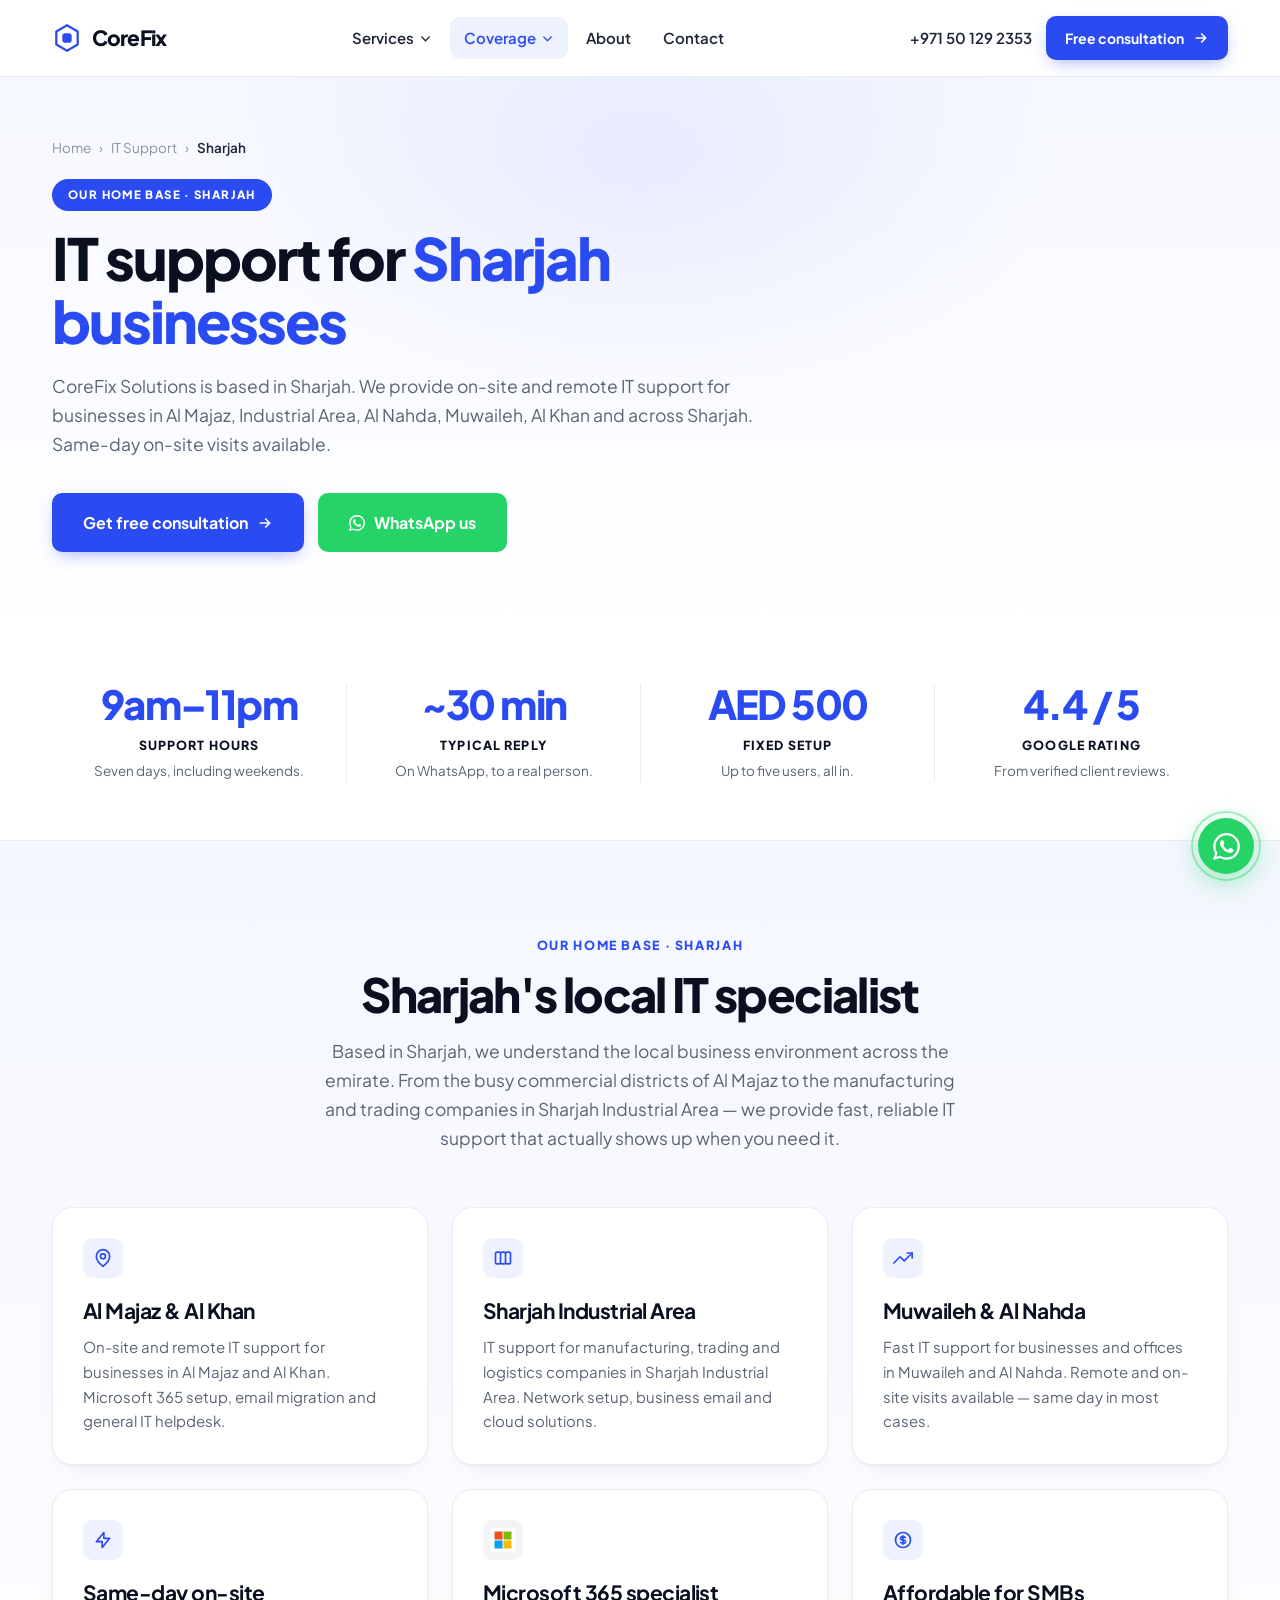
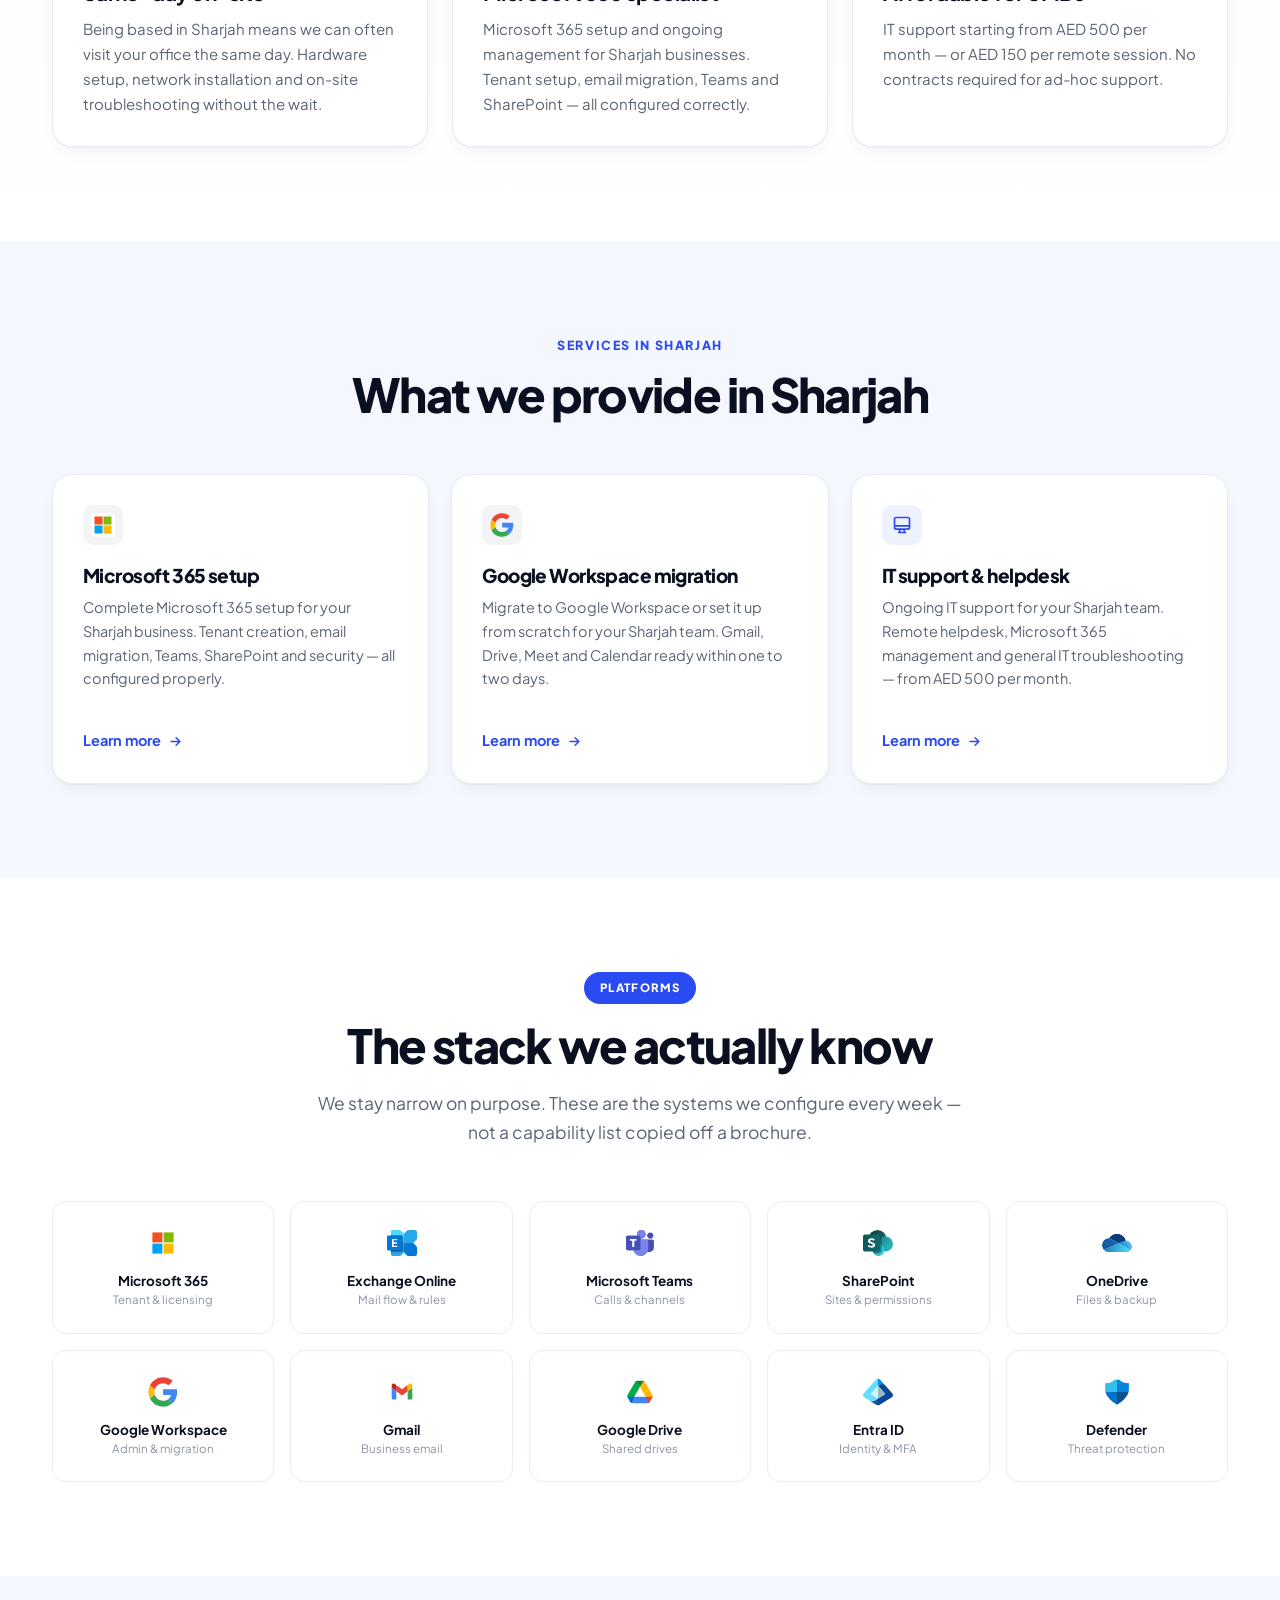
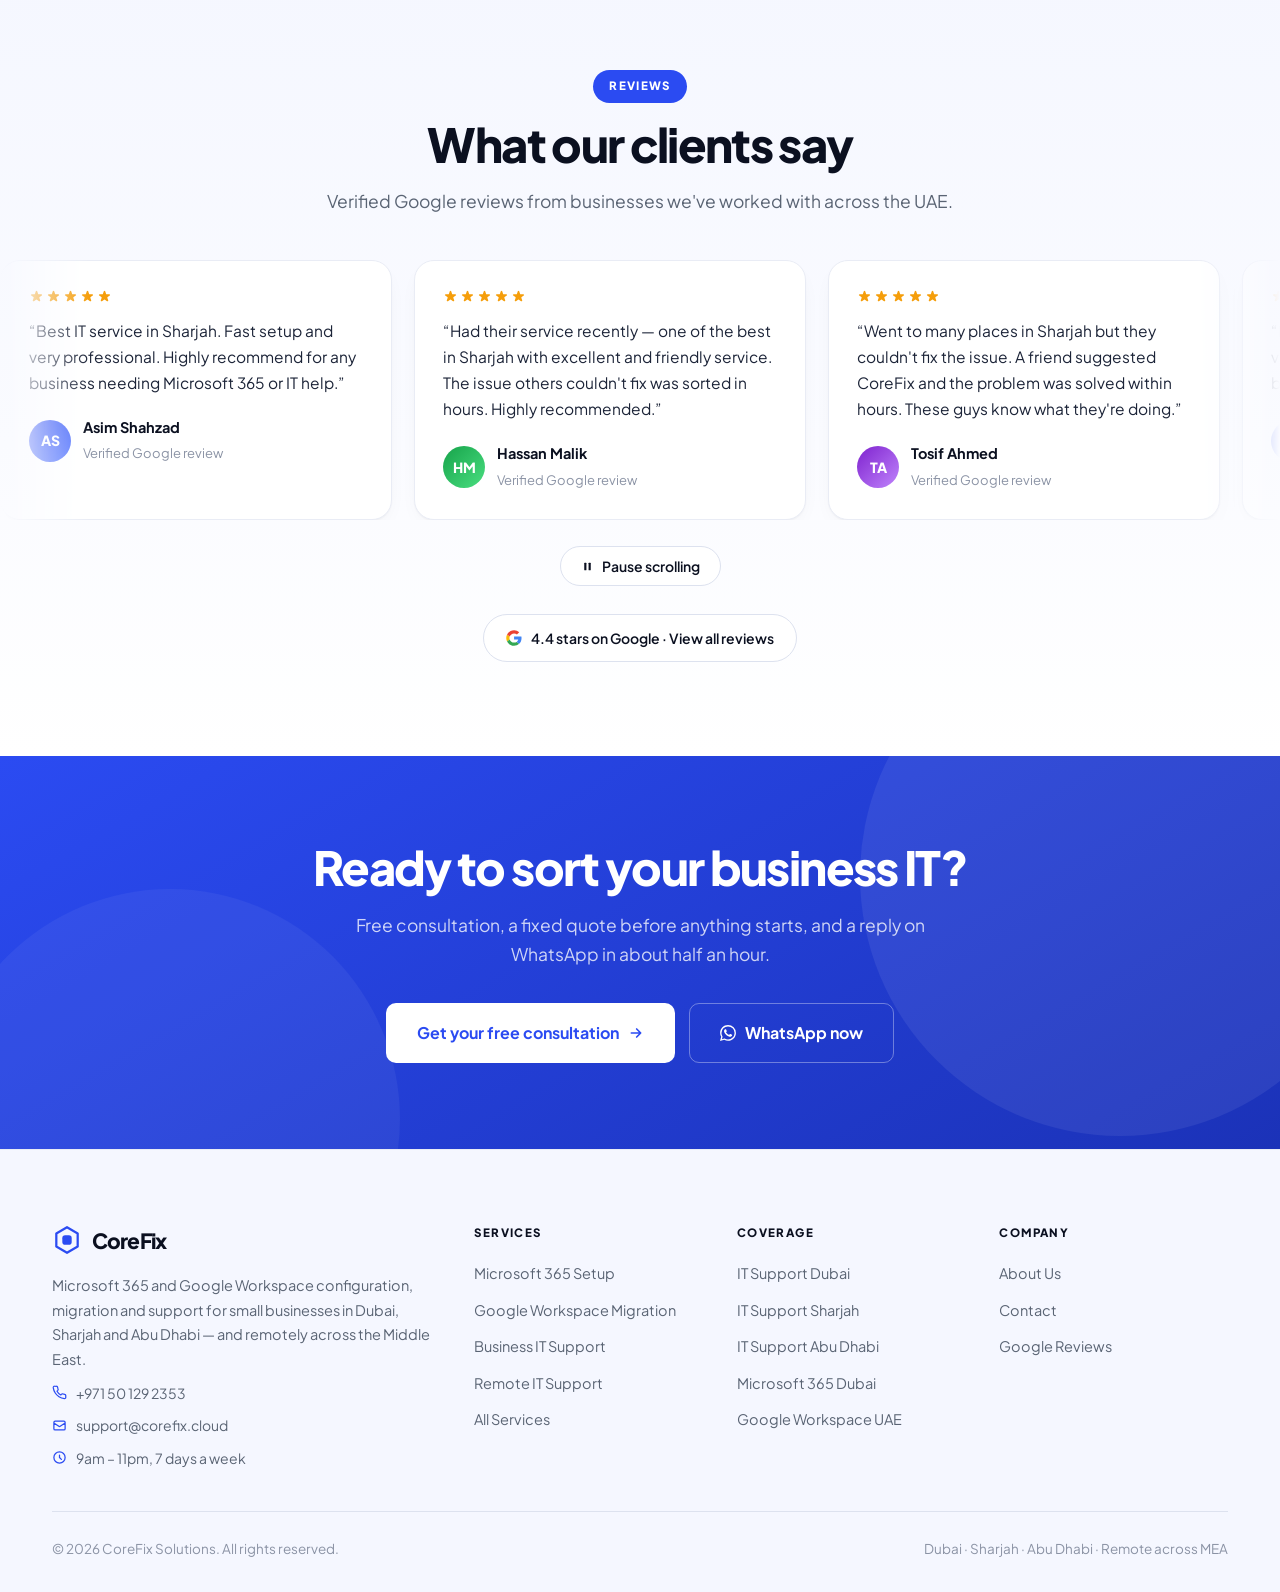
<file: it-support-sharjah.html>
<!DOCTYPE html>
<html lang="en">
<head>
<meta charset="UTF-8">
<meta name="viewport" content="width=device-width,initial-scale=1">
<meta name="author" content="CoreFix Solutions">
<meta name="robots" content="index, follow, max-snippet:-1, max-image-preview:large, max-video-preview:-1">
<meta name="geo.region" content="AE">
<meta name="geo.placename" content="Dubai, Sharjah, Abu Dhabi, United Arab Emirates">
<meta name="theme-color" content="#2B4BF2">
<link rel="preconnect" href="https://fonts.googleapis.com">
<link rel="preconnect" href="https://fonts.gstatic.com" crossorigin>
<link href="https://fonts.googleapis.com/css2?family=Plus+Jakarta+Sans:wght@400;500;600;700;800&family=IBM+Plex+Mono:wght@400;500&display=swap" rel="stylesheet">
<link rel="stylesheet" href="style.css">
<link rel="apple-touch-icon" sizes="180x180" href="apple-touch-icon.png">
<link rel="icon" type="image/png" sizes="32x32" href="favicon-32x32.png">
<link rel="icon" type="image/png" sizes="16x16" href="favicon-16x16.png">
<link rel="manifest" href="site.webmanifest">
<script async src="https://www.googletagmanager.com/gtag/js?id=G-E2PS5NH8T0"></script>
<script>window.dataLayer=window.dataLayer||[];function gtag(){dataLayer.push(arguments);}gtag('js',new Date());gtag('config','G-E2PS5NH8T0');</script>
<title>IT Support Sharjah | Microsoft 365 &amp; Business IT | CoreFix</title>
<meta name="description" content="IT support for Sharjah businesses &mdash; Al Majaz, Industrial Area, Al Nahda, Muwaileh. Same-day on-site. Microsoft 365 &amp; Google Workspace.">
<meta name="keywords" content="IT support Sharjah, Microsoft 365 Sharjah, business IT Sharjah, IT consultant Sharjah, Google Workspace Sharjah">
<link rel="canonical" href="https://corefix.cloud/it-support-sharjah.html">
<meta property="og:type" content="website">
<meta property="og:site_name" content="CoreFix Solutions">
<meta property="og:title" content="IT Support Sharjah | Microsoft 365 &amp; Business IT | CoreFix Solutions">
<meta property="og:description" content="IT support for Sharjah businesses &mdash; Al Majaz, Industrial Area, Al Nahda, Muwaileh. Same-day on-site. Microsoft 365 &amp; Google Workspace.">
<meta property="og:url" content="https://corefix.cloud/it-support-sharjah.html">
<meta property="og:image" content="https://corefix.cloud/og-image.jpg">
<meta property="og:image:width" content="1200">
<meta property="og:image:height" content="630">
<meta property="og:locale" content="en_AE">
<meta name="twitter:card" content="summary_large_image">
<meta name="twitter:title" content="IT Support Sharjah | Microsoft 365 &amp; Business IT | CoreFix Solutions">
<meta name="twitter:description" content="IT support for Sharjah businesses &mdash; Al Majaz, Industrial Area, Al Nahda, Muwaileh. Same-day on-site. Microsoft 365 &amp; Google Workspace.">
<meta name="twitter:image" content="https://corefix.cloud/og-image.jpg">
<script type="application/ld+json">{"@context":"https://schema.org","@type":"BreadcrumbList","itemListElement":[{"@type":"ListItem","position":1,"name":"Home","item":"https://corefix.cloud/"},{"@type":"ListItem","position":2,"name":"IT Support","item":"https://corefix.cloud/it-support.html"},{"@type":"ListItem","position":3,"name":"Sharjah","item":"https://corefix.cloud/it-support-sharjah.html"}]}</script><script type="application/ld+json">{"@context":"https://schema.org","@type":"Service","serviceType":"IT Support","provider":{"@type":"ProfessionalService","name":"CoreFix Solutions","url":"https://corefix.cloud/","telephone":"+971501292353"},"name":"IT Support Sharjah","description":"On-site and remote Microsoft 365, Google Workspace and IT support for businesses across Sharjah.","areaServed":{"@type":"City","name":"Sharjah"}}</script>
</head>
<body>
<a href="https://wa.me/971501292353?text=Hi%2C%20I%20need%20IT%20support%20for%20my%20business" target="_blank" rel="noopener noreferrer" class="wa" aria-label="Chat with us on WhatsApp"><span class="wa-r"></span><svg viewBox="0 0 24 24" fill="currentColor" aria-hidden="true"><path d="M17.5 14.4c-.3-.2-1.8-.9-2-1-.3-.1-.5-.1-.7.1-.2.3-.8 1-.9 1.2-.2.2-.4.2-.6.1-.3-.2-1.3-.5-2.4-1.5-.9-.8-1.5-1.8-1.7-2.1-.2-.3 0-.5.1-.6l.5-.5.3-.5c.1-.2 0-.4 0-.5-.1-.1-.7-1.6-.9-2.2-.2-.6-.5-.5-.7-.5h-.6c-.2 0-.5.1-.8.4-.3.3-1 1-1 2.5s1.1 2.9 1.2 3.1c.2.2 2.1 3.2 5.1 4.5.7.3 1.3.5 1.7.6.7.2 1.4.2 1.9.1.6-.1 1.8-.7 2-1.4.2-.7.2-1.3.2-1.4-.1-.1-.3-.2-.6-.4M12 21.8a9.9 9.9 0 0 1-5-1.4l-.4-.2-3.7 1 1-3.6-.2-.4A9.9 9.9 0 0 1 2.2 12 9.9 9.9 0 0 1 12 2.1a9.8 9.8 0 0 1 7 2.9 9.8 9.8 0 0 1 2.9 7A9.9 9.9 0 0 1 12 21.8m8.4-18.3A11.8 11.8 0 0 0 12 0C5.5 0 .2 5.3.2 11.9c0 2.1.5 4.1 1.6 5.9L0 24l6.3-1.7a11.9 11.9 0 0 0 5.7 1.5c6.6 0 11.9-5.3 11.9-11.9a11.8 11.8 0 0 0-3.5-8.4"/></svg></a>
<a href="#main" class="skip">Skip to content</a>
<nav class="nav"><div class="wrap nav-in">
  <a href="index.html" class="logo" aria-label="CoreFix Solutions home"><svg viewBox="0 0 32 32" fill="none" aria-hidden="true"><path d="M16 2.4 27.4 9v14L16 29.6 4.6 23V9L16 2.4Z" stroke="#2B4BF2" stroke-width="2.4" stroke-linejoin="round"/><rect x="11" y="11" width="10" height="10" rx="3" fill="#2B4BF2"/></svg>CoreFix</a>
  <ul class="nav-l">
    <li class="dd"><a href="services.html" class="ddt">Services <span class="dd-a"><svg fill="none" stroke="currentColor" stroke-width="2.5" stroke-linecap="round" stroke-linejoin="round" viewBox="0 0 24 24" aria-hidden="true"><path d="M19 9l-7 7-7-7"/></svg></span></a>
      <div class="dd-m">
        <a href="microsoft-365.html"><span class="dd-ic ico-w"><img src="logos/microsoft-365.svg" alt="Microsoft 365" class="blogo" width="48" height="48" loading="lazy" decoding="async"></span><span><span class="dd-t">Microsoft 365</span><span class="dd-s">Tenant setup &amp; migration</span></span></a>
        <a href="google-workspace.html"><span class="dd-ic ico-w"><img src="logos/google-workspace.svg" alt="Google Workspace" class="blogo" width="48" height="48" loading="lazy" decoding="async"></span><span><span class="dd-t">Google Workspace</span><span class="dd-s">Migration &amp; admin setup</span></span></a>
        <a href="it-support.html"><span class="dd-ic"><svg fill="none" stroke="currentColor" stroke-width="2" stroke-linecap="round" stroke-linejoin="round" viewBox="0 0 24 24" aria-hidden="true"><path d="M9.8 17 9 20l-1 1h8l-1-1-.8-3M3 13h18M5 17h14a2 2 0 0 0 2-2V5a2 2 0 0 0-2-2H5a2 2 0 0 0-2 2v10a2 2 0 0 0 2 2Z"/></svg></span><span><span class="dd-t">IT Support</span><span class="dd-s">Ongoing &amp; project work</span></span></a>
        <div class="dd-sep"></div>
        <a href="remote-support.html"><span class="dd-ic" style="background:var(--green-b)"><svg fill="none" stroke="currentColor" stroke-width="2" stroke-linecap="round" stroke-linejoin="round" viewBox="0 0 24 24" aria-hidden="true"><path d="M13 10V3L4 14h7v7l9-11h-7Z"/></svg></span><span><span class="dd-t" style="color:var(--green-t)">Remote Support</span><span class="dd-s">Available now · UAE-wide</span></span></a>
      </div>
    </li>
    <li class="dd"><a href="it-support-dubai.html" class="ddt on">Coverage <span class="dd-a"><svg fill="none" stroke="currentColor" stroke-width="2.5" stroke-linecap="round" stroke-linejoin="round" viewBox="0 0 24 24" aria-hidden="true"><path d="M19 9l-7 7-7-7"/></svg></span></a>
      <div class="dd-m">
        <a href="it-support-dubai.html"><span class="dd-ic"><svg fill="none" stroke="currentColor" stroke-width="2" stroke-linecap="round" stroke-linejoin="round" viewBox="0 0 24 24" aria-hidden="true"><path d="M20 10c0 6-8 12-8 12s-8-6-8-12a8 8 0 0 1 16 0Z"/><circle cx="12" cy="10" r="3"/></svg></span><span><span class="dd-t">Dubai</span><span class="dd-s">On-site &amp; remote</span></span></a>
        <a href="it-support-sharjah.html"><span class="dd-ic"><svg fill="none" stroke="currentColor" stroke-width="2" stroke-linecap="round" stroke-linejoin="round" viewBox="0 0 24 24" aria-hidden="true"><path d="M20 10c0 6-8 12-8 12s-8-6-8-12a8 8 0 0 1 16 0Z"/><circle cx="12" cy="10" r="3"/></svg></span><span><span class="dd-t">Sharjah</span><span class="dd-s">Our base · same-day on-site</span></span></a>
        <a href="it-support-abu-dhabi.html"><span class="dd-ic"><svg fill="none" stroke="currentColor" stroke-width="2" stroke-linecap="round" stroke-linejoin="round" viewBox="0 0 24 24" aria-hidden="true"><path d="M20 10c0 6-8 12-8 12s-8-6-8-12a8 8 0 0 1 16 0Z"/><circle cx="12" cy="10" r="3"/></svg></span><span><span class="dd-t">Abu Dhabi</span><span class="dd-s">Remote delivery</span></span></a>
        <div class="dd-sep"></div>
        <a href="microsoft-365-dubai.html"><span class="dd-ic ico-w"><img src="logos/microsoft-365.svg" alt="Microsoft 365" class="blogo" width="48" height="48" loading="lazy" decoding="async"></span><span><span class="dd-t">Microsoft 365 Dubai</span><span class="dd-s">Business Bay, DIFC, JLT</span></span></a>
        <a href="google-workspace-uae.html"><span class="dd-ic ico-w"><img src="logos/google-workspace.svg" alt="Google Workspace" class="blogo" width="48" height="48" loading="lazy" decoding="async"></span><span><span class="dd-t">Google Workspace UAE</span><span class="dd-s">Across all emirates</span></span></a>
      </div>
    </li>
    <li><a href="about.html" class="">About</a></li>
    <li><a href="contact.html" class="">Contact</a></li>
  </ul>
  <div class="nav-r">
    <a href="tel:+971501292353" class="nav-tel">+971 50 129 2353</a>
    <a href="contact.html" class="btn b-blue b-sm">Free consultation <span class="arw"><svg fill="none" stroke="currentColor" stroke-width="2.5" stroke-linecap="round" stroke-linejoin="round" viewBox="0 0 24 24" aria-hidden="true"><path d="M5 12h14M13 6l6 6-6 6"/></svg></span></a>
    <button class="ham" id="ham" aria-label="Open menu" aria-expanded="false"><svg fill="none" stroke="currentColor" stroke-width="2" stroke-linecap="round" stroke-linejoin="round" viewBox="0 0 24 24" aria-hidden="true"><path d="M19 9l-7 7-7-7"/></svg></button>
  </div>
</div></nav>

<div class="mnav" id="mnav">
  <div class="mnav-top">
    <a href="index.html" class="logo"><svg viewBox="0 0 32 32" fill="none" aria-hidden="true"><path d="M16 2.4 27.4 9v14L16 29.6 4.6 23V9L16 2.4Z" stroke="#2B4BF2" stroke-width="2.4" stroke-linejoin="round"/><rect x="11" y="11" width="10" height="10" rx="3" fill="#2B4BF2"/></svg>CoreFix</a>
    <button class="ham" id="hamx" aria-label="Close menu"><svg fill="none" stroke="currentColor" stroke-width="2.5" stroke-linecap="round" stroke-linejoin="round" viewBox="0 0 24 24" aria-hidden="true"><path d="M12 5v14M5 12h14"/></svg></button>
  </div>
  <p class="mnav-h">Services</p>
  <a href="microsoft-365.html" class="mi"><span class="dd-ic ico-w"><img src="logos/microsoft-365.svg" alt="Microsoft 365" class="blogo" width="48" height="48" loading="lazy" decoding="async"></span>Microsoft 365 Setup</a>
  <a href="google-workspace.html" class="mi"><span class="dd-ic ico-w"><img src="logos/google-workspace.svg" alt="Google Workspace" class="blogo" width="48" height="48" loading="lazy" decoding="async"></span>Google Workspace</a>
  <a href="it-support.html" class="mi"><span class="dd-ic"><svg fill="none" stroke="currentColor" stroke-width="2" stroke-linecap="round" stroke-linejoin="round" viewBox="0 0 24 24" aria-hidden="true"><path d="M9.8 17 9 20l-1 1h8l-1-1-.8-3M3 13h18M5 17h14a2 2 0 0 0 2-2V5a2 2 0 0 0-2-2H5a2 2 0 0 0-2 2v10a2 2 0 0 0 2 2Z"/></svg></span>IT Support</a>
  <a href="remote-support.html" class="mi"><span class="dd-ic" style="background:var(--green-b)"><svg fill="none" stroke="currentColor" stroke-width="2" stroke-linecap="round" stroke-linejoin="round" viewBox="0 0 24 24" aria-hidden="true"><path d="M13 10V3L4 14h7v7l9-11h-7Z"/></svg></span>Remote Support</a>
  <p class="mnav-h">Coverage</p>
  <a href="it-support-dubai.html" class="mi"><span class="dd-ic"><svg fill="none" stroke="currentColor" stroke-width="2" stroke-linecap="round" stroke-linejoin="round" viewBox="0 0 24 24" aria-hidden="true"><path d="M20 10c0 6-8 12-8 12s-8-6-8-12a8 8 0 0 1 16 0Z"/><circle cx="12" cy="10" r="3"/></svg></span>Dubai</a>
  <a href="it-support-sharjah.html" class="mi"><span class="dd-ic"><svg fill="none" stroke="currentColor" stroke-width="2" stroke-linecap="round" stroke-linejoin="round" viewBox="0 0 24 24" aria-hidden="true"><path d="M20 10c0 6-8 12-8 12s-8-6-8-12a8 8 0 0 1 16 0Z"/><circle cx="12" cy="10" r="3"/></svg></span>Sharjah</a>
  <a href="it-support-abu-dhabi.html" class="mi"><span class="dd-ic"><svg fill="none" stroke="currentColor" stroke-width="2" stroke-linecap="round" stroke-linejoin="round" viewBox="0 0 24 24" aria-hidden="true"><path d="M20 10c0 6-8 12-8 12s-8-6-8-12a8 8 0 0 1 16 0Z"/><circle cx="12" cy="10" r="3"/></svg></span>Abu Dhabi</a>
  <a href="services.html" class="ml">All Services</a>
  <a href="about.html" class="ml">About</a>
  <a href="contact.html" class="ml">Contact</a>
  <div class="mnav-cta">
    <a href="contact.html" class="btn b-blue b-lg b-full">Free consultation</a>
    <a href="https://wa.me/971501292353?text=Hi%2C%20I%20need%20IT%20support%20for%20my%20business" target="_blank" rel="noopener" class="btn b-wa b-lg b-full">WhatsApp us</a>
  </div>
</div>
<main id="main">
<header class="phero"><div class="wrap"><div class="phero-in">
  <nav class="crumb" aria-label="Breadcrumb"><a href="index.html">Home</a><span>&rsaquo;</span><a href="it-support.html">IT Support</a><span>&rsaquo;</span><span class="on">Sharjah</span></nav>
  <span class="eb-pill">Our home base &middot; Sharjah</span>
  <h1 class="h1">IT support for <span style="color:var(--blue)">Sharjah businesses</span></h1>
  <p class="lead">CoreFix Solutions is based in Sharjah. We provide on-site and remote IT support for businesses in Al Majaz, Industrial Area, Al Nahda, Muwaileh, Al Khan and across Sharjah. Same-day on-site visits available.</p>
  <div class="hero-cta">
    <a href="contact.html" class="btn b-blue b-lg">Get free consultation <span class="arw"><svg fill="none" stroke="currentColor" stroke-width="2.5" stroke-linecap="round" stroke-linejoin="round" viewBox="0 0 24 24" aria-hidden="true"><path d="M5 12h14M13 6l6 6-6 6"/></svg></span></a>
    <a href="https://wa.me/971501292353?text=Hi%2C%20I%20need%20IT%20support%20for%20my%20business" target="_blank" rel="noopener" class="btn b-wa b-lg"><svg viewBox="0 0 24 24" fill="currentColor" aria-hidden="true"><path d="M17.5 14.4c-.3-.2-1.8-.9-2-1-.3-.1-.5-.1-.7.1-.2.3-.8 1-.9 1.2-.2.2-.4.2-.6.1-.3-.2-1.3-.5-2.4-1.5-.9-.8-1.5-1.8-1.7-2.1-.2-.3 0-.5.1-.6l.5-.5.3-.5c.1-.2 0-.4 0-.5-.1-.1-.7-1.6-.9-2.2-.2-.6-.5-.5-.7-.5h-.6c-.2 0-.5.1-.8.4-.3.3-1 1-1 2.5s1.1 2.9 1.2 3.1c.2.2 2.1 3.2 5.1 4.5.7.3 1.3.5 1.7.6.7.2 1.4.2 1.9.1.6-.1 1.8-.7 2-1.4.2-.7.2-1.3.2-1.4-.1-.1-.3-.2-.6-.4M12 21.8a9.9 9.9 0 0 1-5-1.4l-.4-.2-3.7 1 1-3.6-.2-.4A9.9 9.9 0 0 1 2.2 12 9.9 9.9 0 0 1 12 2.1a9.8 9.8 0 0 1 7 2.9 9.8 9.8 0 0 1 2.9 7A9.9 9.9 0 0 1 12 21.8m8.4-18.3A11.8 11.8 0 0 0 12 0C5.5 0 .2 5.3.2 11.9c0 2.1.5 4.1 1.6 5.9L0 24l6.3-1.7a11.9 11.9 0 0 0 5.7 1.5c6.6 0 11.9-5.3 11.9-11.9a11.8 11.8 0 0 0-3.5-8.4"/></svg> WhatsApp us</a>
  </div>
</div></div></header>

<section class="stats"><div class="wrap stats-g">
  <div class="stat"><div class="stat-n">9am&ndash;11pm</div><div class="stat-k">Support hours</div><div class="stat-d">Seven days, including weekends.</div></div>
  <div class="stat"><div class="stat-n">~30 min</div><div class="stat-k">Typical reply</div><div class="stat-d">On WhatsApp, to a real person.</div></div>
  <div class="stat"><div class="stat-n">AED 500</div><div class="stat-k">Fixed setup</div><div class="stat-d">Up to five users, all in.</div></div>
  <div class="stat"><div class="stat-n">4.4 / 5</div><div class="stat-k">Google rating</div><div class="stat-d">From verified client reviews.</div></div>
</div></section>

<section class="sec sec-lav"><div class="wrap">
  <div class="sec-hd rv" style="text-align:center">
    <span class="eb">Our home base &middot; Sharjah</span>
    <h2 class="h2">Sharjah's local IT specialist</h2>
    <p class="lead lead-c">Based in Sharjah, we understand the local business environment across the emirate. From the busy commercial districts of Al Majaz to the manufacturing and trading companies in Sharjah Industrial Area &mdash; we provide fast, reliable IT support that actually shows up when you need it.</p>
  </div>
  <div class="fg3"><article class="fc rv "><div class="fc-top"><span class="ico"><svg fill="none" stroke="currentColor" stroke-width="2" stroke-linecap="round" stroke-linejoin="round" viewBox="0 0 24 24" aria-hidden="true"><path d="M20 10c0 6-8 12-8 12s-8-6-8-12a8 8 0 0 1 16 0Z"/><circle cx="12" cy="10" r="3"/></svg></span></div><h3 class="h3">Al Majaz &amp; Al Khan</h3><p>On-site and remote IT support for businesses in Al Majaz and Al Khan. Microsoft 365 setup, email migration and general IT helpdesk.</p></article><article class="fc rv rv-1"><div class="fc-top"><span class="ico"><svg fill="none" stroke="currentColor" stroke-width="2" stroke-linecap="round" stroke-linejoin="round" viewBox="0 0 24 24" aria-hidden="true"><path d="M9 17V7m0 10a2 2 0 0 1-2 2H5a2 2 0 0 1-2-2V7a2 2 0 0 1 2-2h2a2 2 0 0 1 2 2m0 10a2 2 0 0 0 2 2h2a2 2 0 0 0 2-2M9 7a2 2 0 0 1 2-2h2a2 2 0 0 1 2 2m0 10V7m0 10a2 2 0 0 0 2 2h2a2 2 0 0 0 2-2V7a2 2 0 0 0-2-2h-2a2 2 0 0 0-2 2"/></svg></span></div><h3 class="h3">Sharjah Industrial Area</h3><p>IT support for manufacturing, trading and logistics companies in Sharjah Industrial Area. Network setup, business email and cloud solutions.</p></article><article class="fc rv rv-2"><div class="fc-top"><span class="ico"><svg fill="none" stroke="currentColor" stroke-width="2" stroke-linecap="round" stroke-linejoin="round" viewBox="0 0 24 24" aria-hidden="true"><path d="M23 6l-9.5 9.5-5-5L1 18"/><path d="M17 6h6v6"/></svg></span></div><h3 class="h3">Muwaileh &amp; Al Nahda</h3><p>Fast IT support for businesses and offices in Muwaileh and Al Nahda. Remote and on-site visits available &mdash; same day in most cases.</p></article><article class="fc rv "><div class="fc-top"><span class="ico"><svg fill="none" stroke="currentColor" stroke-width="2" stroke-linecap="round" stroke-linejoin="round" viewBox="0 0 24 24" aria-hidden="true"><path d="M13 10V3L4 14h7v7l9-11h-7Z"/></svg></span></div><h3 class="h3">Same-day on-site</h3><p>Being based in Sharjah means we can often visit your office the same day. Hardware setup, network installation and on-site troubleshooting without the wait.</p></article><article class="fc rv rv-1"><div class="fc-top"><span class="ico ico-w"><img src="logos/microsoft-365.svg" alt="Microsoft 365" class="blogo" width="48" height="48" loading="lazy" decoding="async"></span></div><h3 class="h3">Microsoft 365 specialist</h3><p>Microsoft 365 setup and ongoing management for Sharjah businesses. Tenant setup, email migration, Teams and SharePoint &mdash; all configured correctly.</p></article><article class="fc rv rv-2"><div class="fc-top"><span class="ico"><svg fill="none" stroke="currentColor" stroke-width="2" stroke-linecap="round" stroke-linejoin="round" viewBox="0 0 24 24" aria-hidden="true"><circle cx="12" cy="12" r="9"/><path d="M12 8c-1.7 0-3 .9-3 2s1.3 2 3 2 3 .9 3 2-1.3 2-3 2m0-8c1.1 0 2.1.4 2.6 1M12 8V7m0 1v8m0 0v1m0-1c-1.1 0-2.1-.4-2.6-1"/></svg></span></div><h3 class="h3">Affordable for SMBs</h3><p>IT support starting from AED 500 per month &mdash; or AED 150 per remote session. No contracts required for ad-hoc support.</p></article></div>
</div></section>
<section class="sec sec-tint"><div class="wrap">
  <div class="sec-hd rv" style="text-align:center"><span class="eb">Services in Sharjah</span><h2 class="h2">What we provide in Sharjah</h2></div>
  <div class="ag rv">
    <article class="ac"><div class="fc-top"><span class="ico ico-w"><img src="logos/microsoft-365.svg" alt="Microsoft 365" class="blogo" width="48" height="48" loading="lazy" decoding="async"></span></div><h3 class="ac-c" style="font-size:19px">Microsoft 365 setup</h3><p>Complete Microsoft 365 setup for your Sharjah business. Tenant creation, email migration, Teams, SharePoint and security &mdash; all configured properly.</p><a href="microsoft-365.html" class="fc-link">Learn more <span class="arw"><svg fill="none" stroke="currentColor" stroke-width="2.5" stroke-linecap="round" stroke-linejoin="round" viewBox="0 0 24 24" aria-hidden="true"><path d="M5 12h14M13 6l6 6-6 6"/></svg></span></a></article>
    <article class="ac"><div class="fc-top"><span class="ico ico-w"><img src="logos/google-workspace.svg" alt="Google Workspace" class="blogo" width="48" height="48" loading="lazy" decoding="async"></span></div><h3 class="ac-c" style="font-size:19px">Google Workspace migration</h3><p>Migrate to Google Workspace or set it up from scratch for your Sharjah team. Gmail, Drive, Meet and Calendar ready within one to two days.</p><a href="google-workspace.html" class="fc-link">Learn more <span class="arw"><svg fill="none" stroke="currentColor" stroke-width="2.5" stroke-linecap="round" stroke-linejoin="round" viewBox="0 0 24 24" aria-hidden="true"><path d="M5 12h14M13 6l6 6-6 6"/></svg></span></a></article>
    <article class="ac"><div class="fc-top"><span class="ico"><svg fill="none" stroke="currentColor" stroke-width="2" stroke-linecap="round" stroke-linejoin="round" viewBox="0 0 24 24" aria-hidden="true"><path d="M9.8 17 9 20l-1 1h8l-1-1-.8-3M3 13h18M5 17h14a2 2 0 0 0 2-2V5a2 2 0 0 0-2-2H5a2 2 0 0 0-2 2v10a2 2 0 0 0 2 2Z"/></svg></span></div><h3 class="ac-c" style="font-size:19px">IT support &amp; helpdesk</h3><p>Ongoing IT support for your Sharjah team. Remote helpdesk, Microsoft 365 management and general IT troubleshooting &mdash; from AED 500 per month.</p><a href="it-support.html" class="fc-link">Learn more <span class="arw"><svg fill="none" stroke="currentColor" stroke-width="2.5" stroke-linecap="round" stroke-linejoin="round" viewBox="0 0 24 24" aria-hidden="true"><path d="M5 12h14M13 6l6 6-6 6"/></svg></span></a></article>
  </div>
</div></section>
<section class="sec"><div class="wrap">
  <div class="sec-hd rv" style="text-align:center">
    <span class="eb-pill eb-pill-c">Platforms</span>
    <h2 class="h2">The stack we actually know</h2>
    <p class="lead lead-c">We stay narrow on purpose. These are the systems we configure every week &mdash; not a capability list copied off a brochure.</p>
  </div>
  <div class="pg rv">
    <div class="pgi"><div class="pgi-ic"><img src="logos/microsoft-365.svg" alt="Microsoft 365" class="blogo" width="48" height="48" loading="lazy" decoding="async"></div><b>Microsoft 365</b><small>Tenant &amp; licensing</small></div>
    <div class="pgi"><div class="pgi-ic"><img src="logos/exchange.svg" alt="Microsoft Exchange Online" class="blogo" width="48" height="48" loading="lazy" decoding="async"></div><b>Exchange Online</b><small>Mail flow &amp; rules</small></div>
    <div class="pgi"><div class="pgi-ic"><img src="logos/teams.svg" alt="Microsoft Teams" class="blogo" width="48" height="48" loading="lazy" decoding="async"></div><b>Microsoft Teams</b><small>Calls &amp; channels</small></div>
    <div class="pgi"><div class="pgi-ic"><img src="logos/sharepoint.svg" alt="Microsoft SharePoint" class="blogo" width="48" height="48" loading="lazy" decoding="async"></div><b>SharePoint</b><small>Sites &amp; permissions</small></div>
    <div class="pgi"><div class="pgi-ic"><img src="logos/onedrive.svg" alt="Microsoft OneDrive" class="blogo" width="48" height="48" loading="lazy" decoding="async"></div><b>OneDrive</b><small>Files &amp; backup</small></div>
    <div class="pgi"><div class="pgi-ic"><img src="logos/google-workspace.svg" alt="Google Workspace" class="blogo" width="48" height="48" loading="lazy" decoding="async"></div><b>Google Workspace</b><small>Admin &amp; migration</small></div>
    <div class="pgi"><div class="pgi-ic"><img src="logos/gmail.svg" alt="Gmail" class="blogo" width="48" height="48" loading="lazy" decoding="async"></div><b>Gmail</b><small>Business email</small></div>
    <div class="pgi"><div class="pgi-ic"><img src="logos/drive.svg" alt="Google Drive" class="blogo" width="48" height="48" loading="lazy" decoding="async"></div><b>Google Drive</b><small>Shared drives</small></div>
    <div class="pgi"><div class="pgi-ic"><img src="logos/entra-id.svg" alt="Microsoft Entra ID" class="blogo" width="48" height="48" loading="lazy" decoding="async"></div><b>Entra ID</b><small>Identity &amp; MFA</small></div>
    <div class="pgi"><div class="pgi-ic"><img src="logos/defender.svg" alt="Microsoft Defender" class="blogo" width="48" height="48" loading="lazy" decoding="async"></div><b>Defender</b><small>Threat protection</small></div>
  </div>
</div></section>
<section class="sec sec-lav">
  <div class="wrap"><div style="text-align:center" class="rv">
    <span class="eb-pill eb-pill-c">Reviews</span>
    <h2 class="h2">What our clients say</h2>
    <p class="lead lead-c">Verified Google reviews from businesses we've worked with across the UAE.</p>
  </div></div>
  <div class="mq"><div class="mq-t" id="mqt"><article class="tcard"><div class="stars"><svg viewBox="0 0 20 20" fill="currentColor" aria-hidden="true"><path d="M9.05 2.93c.3-.92 1.6-.92 1.9 0l1.07 3.29a1 1 0 0 0 .95.69h3.46c.97 0 1.37 1.24.59 1.81l-2.8 2.03a1 1 0 0 0-.37 1.12l1.07 3.29c.3.92-.75 1.69-1.54 1.12l-2.8-2.04a1 1 0 0 0-1.17 0l-2.8 2.04c-.79.57-1.84-.2-1.54-1.12l1.07-3.29a1 1 0 0 0-.36-1.12l-2.8-2.03c-.79-.57-.38-1.81.58-1.81h3.47a1 1 0 0 0 .95-.69l1.07-3.29Z"/></svg><svg viewBox="0 0 20 20" fill="currentColor" aria-hidden="true"><path d="M9.05 2.93c.3-.92 1.6-.92 1.9 0l1.07 3.29a1 1 0 0 0 .95.69h3.46c.97 0 1.37 1.24.59 1.81l-2.8 2.03a1 1 0 0 0-.37 1.12l1.07 3.29c.3.92-.75 1.69-1.54 1.12l-2.8-2.04a1 1 0 0 0-1.17 0l-2.8 2.04c-.79.57-1.84-.2-1.54-1.12l1.07-3.29a1 1 0 0 0-.36-1.12l-2.8-2.03c-.79-.57-.38-1.81.58-1.81h3.47a1 1 0 0 0 .95-.69l1.07-3.29Z"/></svg><svg viewBox="0 0 20 20" fill="currentColor" aria-hidden="true"><path d="M9.05 2.93c.3-.92 1.6-.92 1.9 0l1.07 3.29a1 1 0 0 0 .95.69h3.46c.97 0 1.37 1.24.59 1.81l-2.8 2.03a1 1 0 0 0-.37 1.12l1.07 3.29c.3.92-.75 1.69-1.54 1.12l-2.8-2.04a1 1 0 0 0-1.17 0l-2.8 2.04c-.79.57-1.84-.2-1.54-1.12l1.07-3.29a1 1 0 0 0-.36-1.12l-2.8-2.03c-.79-.57-.38-1.81.58-1.81h3.47a1 1 0 0 0 .95-.69l1.07-3.29Z"/></svg><svg viewBox="0 0 20 20" fill="currentColor" aria-hidden="true"><path d="M9.05 2.93c.3-.92 1.6-.92 1.9 0l1.07 3.29a1 1 0 0 0 .95.69h3.46c.97 0 1.37 1.24.59 1.81l-2.8 2.03a1 1 0 0 0-.37 1.12l1.07 3.29c.3.92-.75 1.69-1.54 1.12l-2.8-2.04a1 1 0 0 0-1.17 0l-2.8 2.04c-.79.57-1.84-.2-1.54-1.12l1.07-3.29a1 1 0 0 0-.36-1.12l-2.8-2.03c-.79-.57-.38-1.81.58-1.81h3.47a1 1 0 0 0 .95-.69l1.07-3.29Z"/></svg><svg viewBox="0 0 20 20" fill="currentColor" aria-hidden="true"><path d="M9.05 2.93c.3-.92 1.6-.92 1.9 0l1.07 3.29a1 1 0 0 0 .95.69h3.46c.97 0 1.37 1.24.59 1.81l-2.8 2.03a1 1 0 0 0-.37 1.12l1.07 3.29c.3.92-.75 1.69-1.54 1.12l-2.8-2.04a1 1 0 0 0-1.17 0l-2.8 2.04c-.79.57-1.84-.2-1.54-1.12l1.07-3.29a1 1 0 0 0-.36-1.12l-2.8-2.03c-.79-.57-.38-1.81.58-1.81h3.47a1 1 0 0 0 .95-.69l1.07-3.29Z"/></svg></div><p>&ldquo;Best IT service in Sharjah. Fast setup and very professional. Highly recommend for any business needing Microsoft 365 or IT help.&rdquo;</p><div class="tw"><span class="av" style="background:linear-gradient(135deg,#2B4BF2,#5B7CFF)">AS</span><span><b>Asim Shahzad</b><small>Verified Google review</small></span></div></article><article class="tcard"><div class="stars"><svg viewBox="0 0 20 20" fill="currentColor" aria-hidden="true"><path d="M9.05 2.93c.3-.92 1.6-.92 1.9 0l1.07 3.29a1 1 0 0 0 .95.69h3.46c.97 0 1.37 1.24.59 1.81l-2.8 2.03a1 1 0 0 0-.37 1.12l1.07 3.29c.3.92-.75 1.69-1.54 1.12l-2.8-2.04a1 1 0 0 0-1.17 0l-2.8 2.04c-.79.57-1.84-.2-1.54-1.12l1.07-3.29a1 1 0 0 0-.36-1.12l-2.8-2.03c-.79-.57-.38-1.81.58-1.81h3.47a1 1 0 0 0 .95-.69l1.07-3.29Z"/></svg><svg viewBox="0 0 20 20" fill="currentColor" aria-hidden="true"><path d="M9.05 2.93c.3-.92 1.6-.92 1.9 0l1.07 3.29a1 1 0 0 0 .95.69h3.46c.97 0 1.37 1.24.59 1.81l-2.8 2.03a1 1 0 0 0-.37 1.12l1.07 3.29c.3.92-.75 1.69-1.54 1.12l-2.8-2.04a1 1 0 0 0-1.17 0l-2.8 2.04c-.79.57-1.84-.2-1.54-1.12l1.07-3.29a1 1 0 0 0-.36-1.12l-2.8-2.03c-.79-.57-.38-1.81.58-1.81h3.47a1 1 0 0 0 .95-.69l1.07-3.29Z"/></svg><svg viewBox="0 0 20 20" fill="currentColor" aria-hidden="true"><path d="M9.05 2.93c.3-.92 1.6-.92 1.9 0l1.07 3.29a1 1 0 0 0 .95.69h3.46c.97 0 1.37 1.24.59 1.81l-2.8 2.03a1 1 0 0 0-.37 1.12l1.07 3.29c.3.92-.75 1.69-1.54 1.12l-2.8-2.04a1 1 0 0 0-1.17 0l-2.8 2.04c-.79.57-1.84-.2-1.54-1.12l1.07-3.29a1 1 0 0 0-.36-1.12l-2.8-2.03c-.79-.57-.38-1.81.58-1.81h3.47a1 1 0 0 0 .95-.69l1.07-3.29Z"/></svg><svg viewBox="0 0 20 20" fill="currentColor" aria-hidden="true"><path d="M9.05 2.93c.3-.92 1.6-.92 1.9 0l1.07 3.29a1 1 0 0 0 .95.69h3.46c.97 0 1.37 1.24.59 1.81l-2.8 2.03a1 1 0 0 0-.37 1.12l1.07 3.29c.3.92-.75 1.69-1.54 1.12l-2.8-2.04a1 1 0 0 0-1.17 0l-2.8 2.04c-.79.57-1.84-.2-1.54-1.12l1.07-3.29a1 1 0 0 0-.36-1.12l-2.8-2.03c-.79-.57-.38-1.81.58-1.81h3.47a1 1 0 0 0 .95-.69l1.07-3.29Z"/></svg><svg viewBox="0 0 20 20" fill="currentColor" aria-hidden="true"><path d="M9.05 2.93c.3-.92 1.6-.92 1.9 0l1.07 3.29a1 1 0 0 0 .95.69h3.46c.97 0 1.37 1.24.59 1.81l-2.8 2.03a1 1 0 0 0-.37 1.12l1.07 3.29c.3.92-.75 1.69-1.54 1.12l-2.8-2.04a1 1 0 0 0-1.17 0l-2.8 2.04c-.79.57-1.84-.2-1.54-1.12l1.07-3.29a1 1 0 0 0-.36-1.12l-2.8-2.03c-.79-.57-.38-1.81.58-1.81h3.47a1 1 0 0 0 .95-.69l1.07-3.29Z"/></svg></div><p>&ldquo;Had their service recently &mdash; one of the best in Sharjah with excellent and friendly service. The issue others couldn't fix was sorted in hours. Highly recommended.&rdquo;</p><div class="tw"><span class="av" style="background:linear-gradient(135deg,#16A34A,#4ADE80)">HM</span><span><b>Hassan Malik</b><small>Verified Google review</small></span></div></article><article class="tcard"><div class="stars"><svg viewBox="0 0 20 20" fill="currentColor" aria-hidden="true"><path d="M9.05 2.93c.3-.92 1.6-.92 1.9 0l1.07 3.29a1 1 0 0 0 .95.69h3.46c.97 0 1.37 1.24.59 1.81l-2.8 2.03a1 1 0 0 0-.37 1.12l1.07 3.29c.3.92-.75 1.69-1.54 1.12l-2.8-2.04a1 1 0 0 0-1.17 0l-2.8 2.04c-.79.57-1.84-.2-1.54-1.12l1.07-3.29a1 1 0 0 0-.36-1.12l-2.8-2.03c-.79-.57-.38-1.81.58-1.81h3.47a1 1 0 0 0 .95-.69l1.07-3.29Z"/></svg><svg viewBox="0 0 20 20" fill="currentColor" aria-hidden="true"><path d="M9.05 2.93c.3-.92 1.6-.92 1.9 0l1.07 3.29a1 1 0 0 0 .95.69h3.46c.97 0 1.37 1.24.59 1.81l-2.8 2.03a1 1 0 0 0-.37 1.12l1.07 3.29c.3.92-.75 1.69-1.54 1.12l-2.8-2.04a1 1 0 0 0-1.17 0l-2.8 2.04c-.79.57-1.84-.2-1.54-1.12l1.07-3.29a1 1 0 0 0-.36-1.12l-2.8-2.03c-.79-.57-.38-1.81.58-1.81h3.47a1 1 0 0 0 .95-.69l1.07-3.29Z"/></svg><svg viewBox="0 0 20 20" fill="currentColor" aria-hidden="true"><path d="M9.05 2.93c.3-.92 1.6-.92 1.9 0l1.07 3.29a1 1 0 0 0 .95.69h3.46c.97 0 1.37 1.24.59 1.81l-2.8 2.03a1 1 0 0 0-.37 1.12l1.07 3.29c.3.92-.75 1.69-1.54 1.12l-2.8-2.04a1 1 0 0 0-1.17 0l-2.8 2.04c-.79.57-1.84-.2-1.54-1.12l1.07-3.29a1 1 0 0 0-.36-1.12l-2.8-2.03c-.79-.57-.38-1.81.58-1.81h3.47a1 1 0 0 0 .95-.69l1.07-3.29Z"/></svg><svg viewBox="0 0 20 20" fill="currentColor" aria-hidden="true"><path d="M9.05 2.93c.3-.92 1.6-.92 1.9 0l1.07 3.29a1 1 0 0 0 .95.69h3.46c.97 0 1.37 1.24.59 1.81l-2.8 2.03a1 1 0 0 0-.37 1.12l1.07 3.29c.3.92-.75 1.69-1.54 1.12l-2.8-2.04a1 1 0 0 0-1.17 0l-2.8 2.04c-.79.57-1.84-.2-1.54-1.12l1.07-3.29a1 1 0 0 0-.36-1.12l-2.8-2.03c-.79-.57-.38-1.81.58-1.81h3.47a1 1 0 0 0 .95-.69l1.07-3.29Z"/></svg><svg viewBox="0 0 20 20" fill="currentColor" aria-hidden="true"><path d="M9.05 2.93c.3-.92 1.6-.92 1.9 0l1.07 3.29a1 1 0 0 0 .95.69h3.46c.97 0 1.37 1.24.59 1.81l-2.8 2.03a1 1 0 0 0-.37 1.12l1.07 3.29c.3.92-.75 1.69-1.54 1.12l-2.8-2.04a1 1 0 0 0-1.17 0l-2.8 2.04c-.79.57-1.84-.2-1.54-1.12l1.07-3.29a1 1 0 0 0-.36-1.12l-2.8-2.03c-.79-.57-.38-1.81.58-1.81h3.47a1 1 0 0 0 .95-.69l1.07-3.29Z"/></svg></div><p>&ldquo;Went to many places in Sharjah but they couldn't fix the issue. A friend suggested CoreFix and the problem was solved within hours. These guys know what they're doing.&rdquo;</p><div class="tw"><span class="av" style="background:linear-gradient(135deg,#7E22CE,#C084FC)">TA</span><span><b>Tosif Ahmed</b><small>Verified Google review</small></span></div></article><article class="tcard" aria-hidden="true"><div class="stars"><svg viewBox="0 0 20 20" fill="currentColor" aria-hidden="true"><path d="M9.05 2.93c.3-.92 1.6-.92 1.9 0l1.07 3.29a1 1 0 0 0 .95.69h3.46c.97 0 1.37 1.24.59 1.81l-2.8 2.03a1 1 0 0 0-.37 1.12l1.07 3.29c.3.92-.75 1.69-1.54 1.12l-2.8-2.04a1 1 0 0 0-1.17 0l-2.8 2.04c-.79.57-1.84-.2-1.54-1.12l1.07-3.29a1 1 0 0 0-.36-1.12l-2.8-2.03c-.79-.57-.38-1.81.58-1.81h3.47a1 1 0 0 0 .95-.69l1.07-3.29Z"/></svg><svg viewBox="0 0 20 20" fill="currentColor" aria-hidden="true"><path d="M9.05 2.93c.3-.92 1.6-.92 1.9 0l1.07 3.29a1 1 0 0 0 .95.69h3.46c.97 0 1.37 1.24.59 1.81l-2.8 2.03a1 1 0 0 0-.37 1.12l1.07 3.29c.3.92-.75 1.69-1.54 1.12l-2.8-2.04a1 1 0 0 0-1.17 0l-2.8 2.04c-.79.57-1.84-.2-1.54-1.12l1.07-3.29a1 1 0 0 0-.36-1.12l-2.8-2.03c-.79-.57-.38-1.81.58-1.81h3.47a1 1 0 0 0 .95-.69l1.07-3.29Z"/></svg><svg viewBox="0 0 20 20" fill="currentColor" aria-hidden="true"><path d="M9.05 2.93c.3-.92 1.6-.92 1.9 0l1.07 3.29a1 1 0 0 0 .95.69h3.46c.97 0 1.37 1.24.59 1.81l-2.8 2.03a1 1 0 0 0-.37 1.12l1.07 3.29c.3.92-.75 1.69-1.54 1.12l-2.8-2.04a1 1 0 0 0-1.17 0l-2.8 2.04c-.79.57-1.84-.2-1.54-1.12l1.07-3.29a1 1 0 0 0-.36-1.12l-2.8-2.03c-.79-.57-.38-1.81.58-1.81h3.47a1 1 0 0 0 .95-.69l1.07-3.29Z"/></svg><svg viewBox="0 0 20 20" fill="currentColor" aria-hidden="true"><path d="M9.05 2.93c.3-.92 1.6-.92 1.9 0l1.07 3.29a1 1 0 0 0 .95.69h3.46c.97 0 1.37 1.24.59 1.81l-2.8 2.03a1 1 0 0 0-.37 1.12l1.07 3.29c.3.92-.75 1.69-1.54 1.12l-2.8-2.04a1 1 0 0 0-1.17 0l-2.8 2.04c-.79.57-1.84-.2-1.54-1.12l1.07-3.29a1 1 0 0 0-.36-1.12l-2.8-2.03c-.79-.57-.38-1.81.58-1.81h3.47a1 1 0 0 0 .95-.69l1.07-3.29Z"/></svg><svg viewBox="0 0 20 20" fill="currentColor" aria-hidden="true"><path d="M9.05 2.93c.3-.92 1.6-.92 1.9 0l1.07 3.29a1 1 0 0 0 .95.69h3.46c.97 0 1.37 1.24.59 1.81l-2.8 2.03a1 1 0 0 0-.37 1.12l1.07 3.29c.3.92-.75 1.69-1.54 1.12l-2.8-2.04a1 1 0 0 0-1.17 0l-2.8 2.04c-.79.57-1.84-.2-1.54-1.12l1.07-3.29a1 1 0 0 0-.36-1.12l-2.8-2.03c-.79-.57-.38-1.81.58-1.81h3.47a1 1 0 0 0 .95-.69l1.07-3.29Z"/></svg></div><p>&ldquo;Best IT service in Sharjah. Fast setup and very professional. Highly recommend for any business needing Microsoft 365 or IT help.&rdquo;</p><div class="tw"><span class="av" style="background:linear-gradient(135deg,#2B4BF2,#5B7CFF)">AS</span><span><b>Asim Shahzad</b><small>Verified Google review</small></span></div></article><article class="tcard" aria-hidden="true"><div class="stars"><svg viewBox="0 0 20 20" fill="currentColor" aria-hidden="true"><path d="M9.05 2.93c.3-.92 1.6-.92 1.9 0l1.07 3.29a1 1 0 0 0 .95.69h3.46c.97 0 1.37 1.24.59 1.81l-2.8 2.03a1 1 0 0 0-.37 1.12l1.07 3.29c.3.92-.75 1.69-1.54 1.12l-2.8-2.04a1 1 0 0 0-1.17 0l-2.8 2.04c-.79.57-1.84-.2-1.54-1.12l1.07-3.29a1 1 0 0 0-.36-1.12l-2.8-2.03c-.79-.57-.38-1.81.58-1.81h3.47a1 1 0 0 0 .95-.69l1.07-3.29Z"/></svg><svg viewBox="0 0 20 20" fill="currentColor" aria-hidden="true"><path d="M9.05 2.93c.3-.92 1.6-.92 1.9 0l1.07 3.29a1 1 0 0 0 .95.69h3.46c.97 0 1.37 1.24.59 1.81l-2.8 2.03a1 1 0 0 0-.37 1.12l1.07 3.29c.3.92-.75 1.69-1.54 1.12l-2.8-2.04a1 1 0 0 0-1.17 0l-2.8 2.04c-.79.57-1.84-.2-1.54-1.12l1.07-3.29a1 1 0 0 0-.36-1.12l-2.8-2.03c-.79-.57-.38-1.81.58-1.81h3.47a1 1 0 0 0 .95-.69l1.07-3.29Z"/></svg><svg viewBox="0 0 20 20" fill="currentColor" aria-hidden="true"><path d="M9.05 2.93c.3-.92 1.6-.92 1.9 0l1.07 3.29a1 1 0 0 0 .95.69h3.46c.97 0 1.37 1.24.59 1.81l-2.8 2.03a1 1 0 0 0-.37 1.12l1.07 3.29c.3.92-.75 1.69-1.54 1.12l-2.8-2.04a1 1 0 0 0-1.17 0l-2.8 2.04c-.79.57-1.84-.2-1.54-1.12l1.07-3.29a1 1 0 0 0-.36-1.12l-2.8-2.03c-.79-.57-.38-1.81.58-1.81h3.47a1 1 0 0 0 .95-.69l1.07-3.29Z"/></svg><svg viewBox="0 0 20 20" fill="currentColor" aria-hidden="true"><path d="M9.05 2.93c.3-.92 1.6-.92 1.9 0l1.07 3.29a1 1 0 0 0 .95.69h3.46c.97 0 1.37 1.24.59 1.81l-2.8 2.03a1 1 0 0 0-.37 1.12l1.07 3.29c.3.92-.75 1.69-1.54 1.12l-2.8-2.04a1 1 0 0 0-1.17 0l-2.8 2.04c-.79.57-1.84-.2-1.54-1.12l1.07-3.29a1 1 0 0 0-.36-1.12l-2.8-2.03c-.79-.57-.38-1.81.58-1.81h3.47a1 1 0 0 0 .95-.69l1.07-3.29Z"/></svg><svg viewBox="0 0 20 20" fill="currentColor" aria-hidden="true"><path d="M9.05 2.93c.3-.92 1.6-.92 1.9 0l1.07 3.29a1 1 0 0 0 .95.69h3.46c.97 0 1.37 1.24.59 1.81l-2.8 2.03a1 1 0 0 0-.37 1.12l1.07 3.29c.3.92-.75 1.69-1.54 1.12l-2.8-2.04a1 1 0 0 0-1.17 0l-2.8 2.04c-.79.57-1.84-.2-1.54-1.12l1.07-3.29a1 1 0 0 0-.36-1.12l-2.8-2.03c-.79-.57-.38-1.81.58-1.81h3.47a1 1 0 0 0 .95-.69l1.07-3.29Z"/></svg></div><p>&ldquo;Had their service recently &mdash; one of the best in Sharjah with excellent and friendly service. The issue others couldn't fix was sorted in hours. Highly recommended.&rdquo;</p><div class="tw"><span class="av" style="background:linear-gradient(135deg,#16A34A,#4ADE80)">HM</span><span><b>Hassan Malik</b><small>Verified Google review</small></span></div></article><article class="tcard" aria-hidden="true"><div class="stars"><svg viewBox="0 0 20 20" fill="currentColor" aria-hidden="true"><path d="M9.05 2.93c.3-.92 1.6-.92 1.9 0l1.07 3.29a1 1 0 0 0 .95.69h3.46c.97 0 1.37 1.24.59 1.81l-2.8 2.03a1 1 0 0 0-.37 1.12l1.07 3.29c.3.92-.75 1.69-1.54 1.12l-2.8-2.04a1 1 0 0 0-1.17 0l-2.8 2.04c-.79.57-1.84-.2-1.54-1.12l1.07-3.29a1 1 0 0 0-.36-1.12l-2.8-2.03c-.79-.57-.38-1.81.58-1.81h3.47a1 1 0 0 0 .95-.69l1.07-3.29Z"/></svg><svg viewBox="0 0 20 20" fill="currentColor" aria-hidden="true"><path d="M9.05 2.93c.3-.92 1.6-.92 1.9 0l1.07 3.29a1 1 0 0 0 .95.69h3.46c.97 0 1.37 1.24.59 1.81l-2.8 2.03a1 1 0 0 0-.37 1.12l1.07 3.29c.3.92-.75 1.69-1.54 1.12l-2.8-2.04a1 1 0 0 0-1.17 0l-2.8 2.04c-.79.57-1.84-.2-1.54-1.12l1.07-3.29a1 1 0 0 0-.36-1.12l-2.8-2.03c-.79-.57-.38-1.81.58-1.81h3.47a1 1 0 0 0 .95-.69l1.07-3.29Z"/></svg><svg viewBox="0 0 20 20" fill="currentColor" aria-hidden="true"><path d="M9.05 2.93c.3-.92 1.6-.92 1.9 0l1.07 3.29a1 1 0 0 0 .95.69h3.46c.97 0 1.37 1.24.59 1.81l-2.8 2.03a1 1 0 0 0-.37 1.12l1.07 3.29c.3.92-.75 1.69-1.54 1.12l-2.8-2.04a1 1 0 0 0-1.17 0l-2.8 2.04c-.79.57-1.84-.2-1.54-1.12l1.07-3.29a1 1 0 0 0-.36-1.12l-2.8-2.03c-.79-.57-.38-1.81.58-1.81h3.47a1 1 0 0 0 .95-.69l1.07-3.29Z"/></svg><svg viewBox="0 0 20 20" fill="currentColor" aria-hidden="true"><path d="M9.05 2.93c.3-.92 1.6-.92 1.9 0l1.07 3.29a1 1 0 0 0 .95.69h3.46c.97 0 1.37 1.24.59 1.81l-2.8 2.03a1 1 0 0 0-.37 1.12l1.07 3.29c.3.92-.75 1.69-1.54 1.12l-2.8-2.04a1 1 0 0 0-1.17 0l-2.8 2.04c-.79.57-1.84-.2-1.54-1.12l1.07-3.29a1 1 0 0 0-.36-1.12l-2.8-2.03c-.79-.57-.38-1.81.58-1.81h3.47a1 1 0 0 0 .95-.69l1.07-3.29Z"/></svg><svg viewBox="0 0 20 20" fill="currentColor" aria-hidden="true"><path d="M9.05 2.93c.3-.92 1.6-.92 1.9 0l1.07 3.29a1 1 0 0 0 .95.69h3.46c.97 0 1.37 1.24.59 1.81l-2.8 2.03a1 1 0 0 0-.37 1.12l1.07 3.29c.3.92-.75 1.69-1.54 1.12l-2.8-2.04a1 1 0 0 0-1.17 0l-2.8 2.04c-.79.57-1.84-.2-1.54-1.12l1.07-3.29a1 1 0 0 0-.36-1.12l-2.8-2.03c-.79-.57-.38-1.81.58-1.81h3.47a1 1 0 0 0 .95-.69l1.07-3.29Z"/></svg></div><p>&ldquo;Went to many places in Sharjah but they couldn't fix the issue. A friend suggested CoreFix and the problem was solved within hours. These guys know what they're doing.&rdquo;</p><div class="tw"><span class="av" style="background:linear-gradient(135deg,#7E22CE,#C084FC)">TA</span><span><b>Tosif Ahmed</b><small>Verified Google review</small></span></div></article></div></div>
  <div class="mq-ctl"><button class="pausebtn" id="pb" aria-pressed="false">
    <svg width="13" height="13" fill="currentColor" viewBox="0 0 24 24" aria-hidden="true"><rect x="6" y="5" width="4" height="14" rx="1"/><rect x="14" y="5" width="4" height="14" rx="1"/></svg><span>Pause scrolling</span></button></div>
  <div class="wrap" style="text-align:center">
    <a href="https://share.google/1KY686doRgPydYVxl" target="_blank" rel="noopener noreferrer" class="gbadge"><span style="width:16px;height:16px;display:block"><img src="logos/google-workspace.svg" alt="Google Workspace" class="blogo" width="48" height="48" loading="lazy" decoding="async"></span>4.4 stars on Google &middot; View all reviews</a>
  </div>
</section>
<section class="ctas"><div class="wrap">
  <h2 class="h2">Ready to sort your business IT?</h2>
  <p>Free consultation, a fixed quote before anything starts, and a reply on WhatsApp in about half an hour.</p>
  <div class="ctas-b">
    <a href="contact.html" class="btn b-white b-lg">Get your free consultation <span class="arw"><svg fill="none" stroke="currentColor" stroke-width="2.5" stroke-linecap="round" stroke-linejoin="round" viewBox="0 0 24 24" aria-hidden="true"><path d="M5 12h14M13 6l6 6-6 6"/></svg></span></a>
    <a href="https://wa.me/971501292353?text=Hi%2C%20I%20need%20IT%20support%20for%20my%20business" target="_blank" rel="noopener" class="btn b-line b-lg"><svg viewBox="0 0 24 24" fill="currentColor" aria-hidden="true"><path d="M17.5 14.4c-.3-.2-1.8-.9-2-1-.3-.1-.5-.1-.7.1-.2.3-.8 1-.9 1.2-.2.2-.4.2-.6.1-.3-.2-1.3-.5-2.4-1.5-.9-.8-1.5-1.8-1.7-2.1-.2-.3 0-.5.1-.6l.5-.5.3-.5c.1-.2 0-.4 0-.5-.1-.1-.7-1.6-.9-2.2-.2-.6-.5-.5-.7-.5h-.6c-.2 0-.5.1-.8.4-.3.3-1 1-1 2.5s1.1 2.9 1.2 3.1c.2.2 2.1 3.2 5.1 4.5.7.3 1.3.5 1.7.6.7.2 1.4.2 1.9.1.6-.1 1.8-.7 2-1.4.2-.7.2-1.3.2-1.4-.1-.1-.3-.2-.6-.4M12 21.8a9.9 9.9 0 0 1-5-1.4l-.4-.2-3.7 1 1-3.6-.2-.4A9.9 9.9 0 0 1 2.2 12 9.9 9.9 0 0 1 12 2.1a9.8 9.8 0 0 1 7 2.9 9.8 9.8 0 0 1 2.9 7A9.9 9.9 0 0 1 12 21.8m8.4-18.3A11.8 11.8 0 0 0 12 0C5.5 0 .2 5.3.2 11.9c0 2.1.5 4.1 1.6 5.9L0 24l6.3-1.7a11.9 11.9 0 0 0 5.7 1.5c6.6 0 11.9-5.3 11.9-11.9a11.8 11.8 0 0 0-3.5-8.4"/></svg> WhatsApp now</a>
  </div>
</div></section>
</main>
<footer class="ft"><div class="wrap">
  <div class="ft-top">
    <div>
      <a href="index.html" class="logo"><svg viewBox="0 0 32 32" fill="none" aria-hidden="true"><path d="M16 2.4 27.4 9v14L16 29.6 4.6 23V9L16 2.4Z" stroke="#2B4BF2" stroke-width="2.4" stroke-linejoin="round"/><rect x="11" y="11" width="10" height="10" rx="3" fill="#2B4BF2"/></svg>CoreFix</a>
      <p class="ft-p">Microsoft 365 and Google Workspace configuration, migration and support for small businesses in Dubai, Sharjah and Abu Dhabi — and remotely across the Middle East.</p>
      <div class="ft-c"><svg fill="none" stroke="currentColor" stroke-width="2" stroke-linecap="round" stroke-linejoin="round" viewBox="0 0 24 24" aria-hidden="true"><path d="M22 16.9v3a2 2 0 0 1-2.2 2 19.8 19.8 0 0 1-8.6-3.1 19.5 19.5 0 0 1-6-6A19.8 19.8 0 0 1 2 4.2 2 2 0 0 1 4 2h3a2 2 0 0 1 2 1.7c.1 1 .4 1.9.7 2.8a2 2 0 0 1-.4 2.1L8 9.9a16 16 0 0 0 6 6l1.3-1.3a2 2 0 0 1 2.1-.4c.9.3 1.8.6 2.8.7A2 2 0 0 1 22 16.9Z"/></svg><a href="tel:+971501292353">+971 50 129 2353</a></div>
      <div class="ft-c"><svg fill="none" stroke="currentColor" stroke-width="2" stroke-linecap="round" stroke-linejoin="round" viewBox="0 0 24 24" aria-hidden="true"><path d="M3 8l7.9 5.3a2 2 0 0 0 2.2 0L21 8M5 19h14a2 2 0 0 0 2-2V7a2 2 0 0 0-2-2H5a2 2 0 0 0-2 2v10a2 2 0 0 0 2 2Z"/></svg><a href="mailto:support@corefix.cloud">support@corefix.cloud</a></div>
      <div class="ft-c"><svg fill="none" stroke="currentColor" stroke-width="2" stroke-linecap="round" stroke-linejoin="round" viewBox="0 0 24 24" aria-hidden="true"><circle cx="12" cy="12" r="9"/><path d="M12 8v4l3 3"/></svg><span>9am – 11pm, 7 days a week</span></div>
    </div>
    <div>
      <p class="ft-h">Services</p>
      <ul class="ft-l">
        <li><a href="microsoft-365.html">Microsoft 365 Setup</a></li>
        <li><a href="google-workspace.html">Google Workspace Migration</a></li>
        <li><a href="it-support.html">Business IT Support</a></li>
        <li><a href="remote-support.html">Remote IT Support</a></li>
        <li><a href="services.html">All Services</a></li>
      </ul>
    </div>
    <div>
      <p class="ft-h">Coverage</p>
      <ul class="ft-l">
        <li><a href="it-support-dubai.html">IT Support Dubai</a></li>
        <li><a href="it-support-sharjah.html">IT Support Sharjah</a></li>
        <li><a href="it-support-abu-dhabi.html">IT Support Abu Dhabi</a></li>
        <li><a href="microsoft-365-dubai.html">Microsoft 365 Dubai</a></li>
        <li><a href="google-workspace-uae.html">Google Workspace UAE</a></li>
      </ul>
    </div>
    <div>
      <p class="ft-h">Company</p>
      <ul class="ft-l">
        <li><a href="about.html">About Us</a></li>
        <li><a href="contact.html">Contact</a></li>
        <li><a href="https://share.google/1KY686doRgPydYVxl" target="_blank" rel="noopener noreferrer">Google Reviews</a></li>
      </ul>
    </div>
  </div>
  <div class="ft-b">
    <span>&copy; 2026 CoreFix Solutions. All rights reserved.</span>
    <span>Dubai &middot; Sharjah &middot; Abu Dhabi &middot; Remote across MEA</span>
  </div>
</div></footer>
<script>
(function(){
  var o=new IntersectionObserver(function(e){e.forEach(function(x){if(x.isIntersecting){x.target.classList.add('in');o.unobserve(x.target)}})},{threshold:.1,rootMargin:'0px 0px -40px'});
  document.querySelectorAll('.rv').forEach(function(e){o.observe(e)});

  var dds=document.querySelectorAll('.nav-l .dd'),t;
  dds.forEach(function(d){
    function op(){clearTimeout(t);dds.forEach(function(x){if(x!==d)x.classList.remove('open')});d.classList.add('open')}
    function cl(){t=setTimeout(function(){d.classList.remove('open')},140)}
    d.addEventListener('mouseenter',op);d.addEventListener('mouseleave',cl);
    d.addEventListener('focusin',op);
    d.addEventListener('keydown',function(e){if(e.key==='Escape')d.classList.remove('open')});
  });
  document.addEventListener('click',function(e){dds.forEach(function(d){if(!d.contains(e.target))d.classList.remove('open')})});

  var mn=document.getElementById('mnav'),hm=document.getElementById('ham'),hx=document.getElementById('hamx');
  function tog(s){mn.classList.toggle('open',s);document.body.style.overflow=s?'hidden':'';hm.setAttribute('aria-expanded',s)}
  if(hm)hm.addEventListener('click',function(){tog(true)});
  if(hx)hx.addEventListener('click',function(){tog(false)});
  if(mn)mn.querySelectorAll('a').forEach(function(a){a.addEventListener('click',function(){tog(false)})});
  document.addEventListener('keydown',function(e){if(e.key==='Escape'&&mn&&mn.classList.contains('open'))tog(false)});

  document.querySelectorAll('.fq').forEach(function(b){
    b.addEventListener('click',function(){
      var i=b.parentElement,a=b.nextElementSibling,was=i.classList.contains('open');
      document.querySelectorAll('.fi').forEach(function(x){x.classList.remove('open');x.querySelector('.fa').style.maxHeight=null;x.querySelector('.fq').setAttribute('aria-expanded','false')});
      if(!was){i.classList.add('open');a.style.maxHeight=a.scrollHeight+'px';b.setAttribute('aria-expanded','true')}
    });
  });

  var pb=document.getElementById('pb');
  if(pb){var mt=document.getElementById('mqt'),p=false;
    pb.addEventListener('click',function(){p=!p;mt.classList.toggle('paused',p);
      pb.querySelector('span').textContent=p?'Resume scrolling':'Pause scrolling';pb.setAttribute('aria-pressed',p)})}

  var f=document.getElementById('cform');
  if(f){f.addEventListener('submit',function(e){
    e.preventDefault();
    var btn=f.querySelector('button[type=submit]'),orig=btn.textContent;
    btn.textContent='Sending…';btn.disabled=true;
    fetch(f.action,{method:'POST',body:new FormData(f),headers:{Accept:'application/json'}})
    .then(function(r){if(r.ok){document.getElementById('modal').classList.add('open');f.reset()}else{alert('Something went wrong. Please WhatsApp us on '+'+971 50 129 2353'+' instead.')}})
    .catch(function(){alert('Something went wrong. Please WhatsApp us on '+'+971 50 129 2353'+' instead.')})
    .finally(function(){btn.textContent=orig;btn.disabled=false})})}
  window.closeModal=function(){document.getElementById('modal').classList.remove('open')};
  var md=document.getElementById('modal');
  if(md)md.addEventListener('click',function(e){if(e.target===md)closeModal()});
})();
</script>
</body>
</html>
</file>
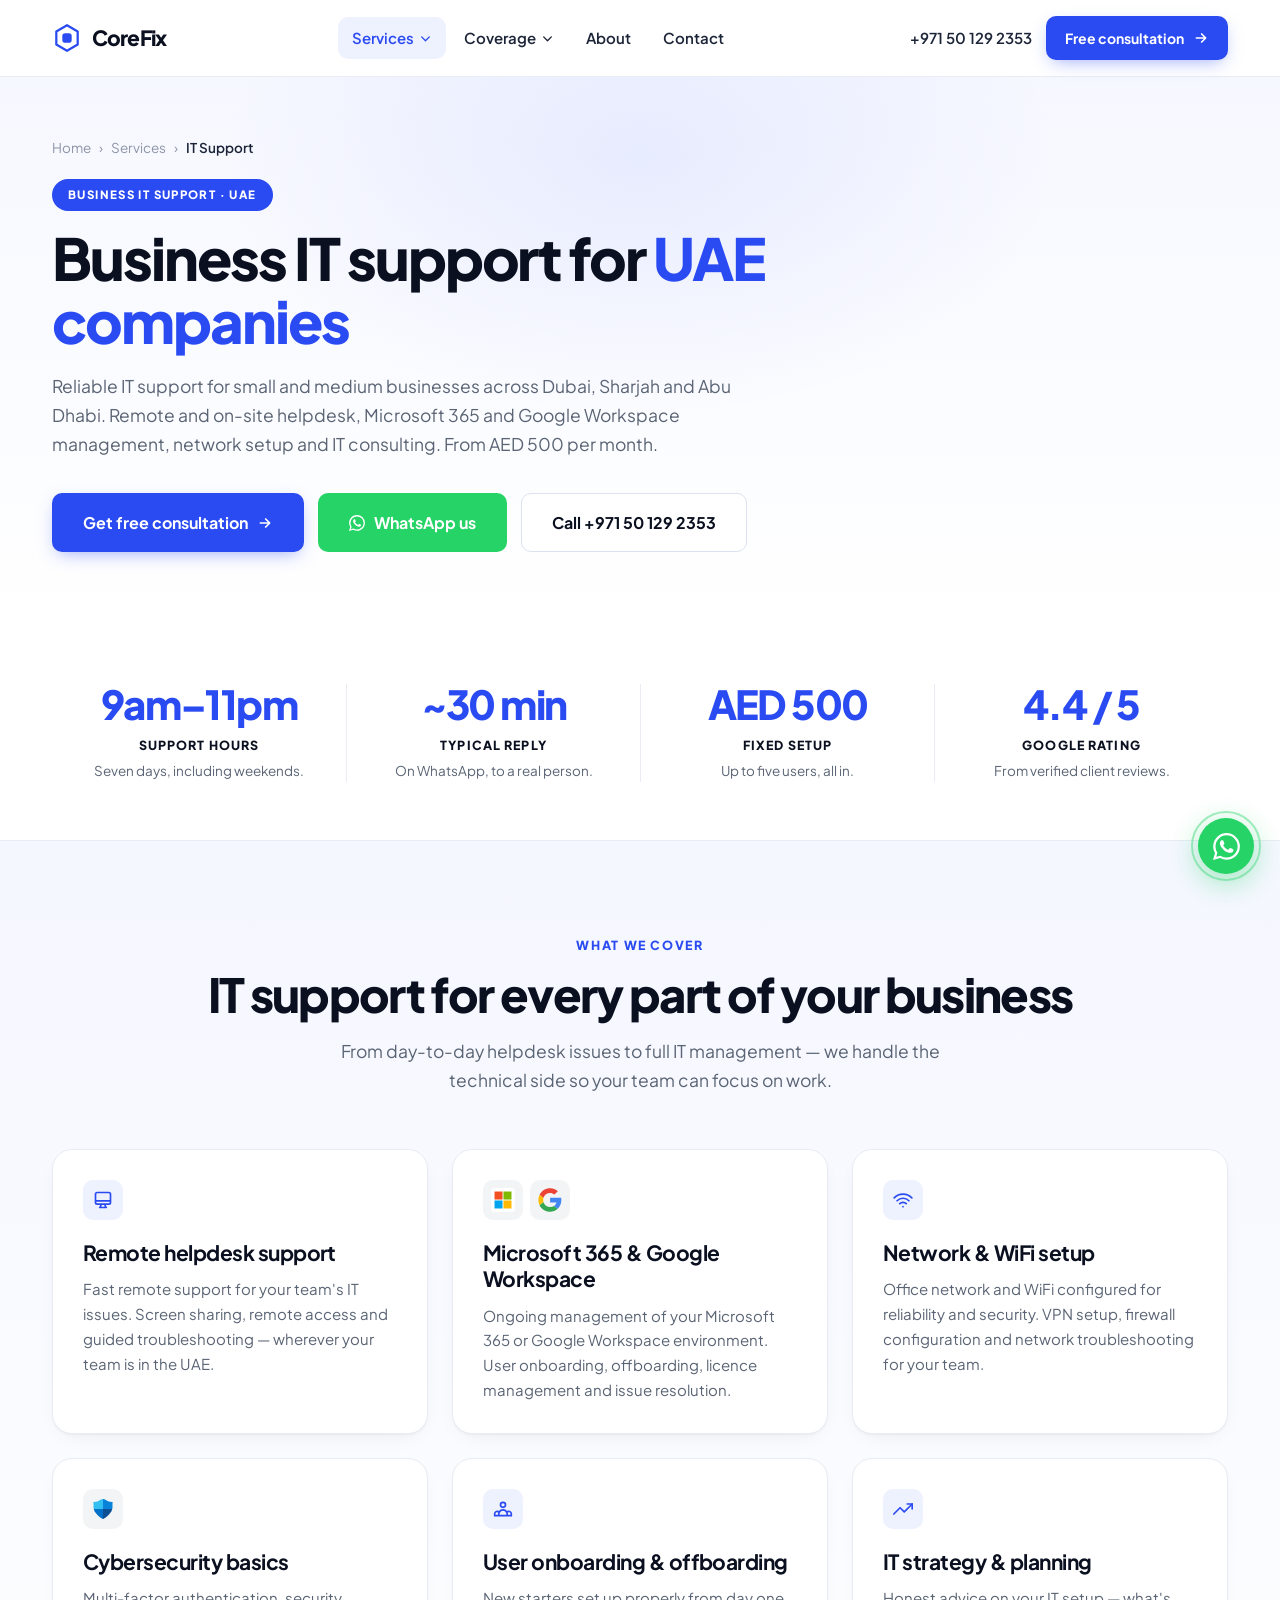
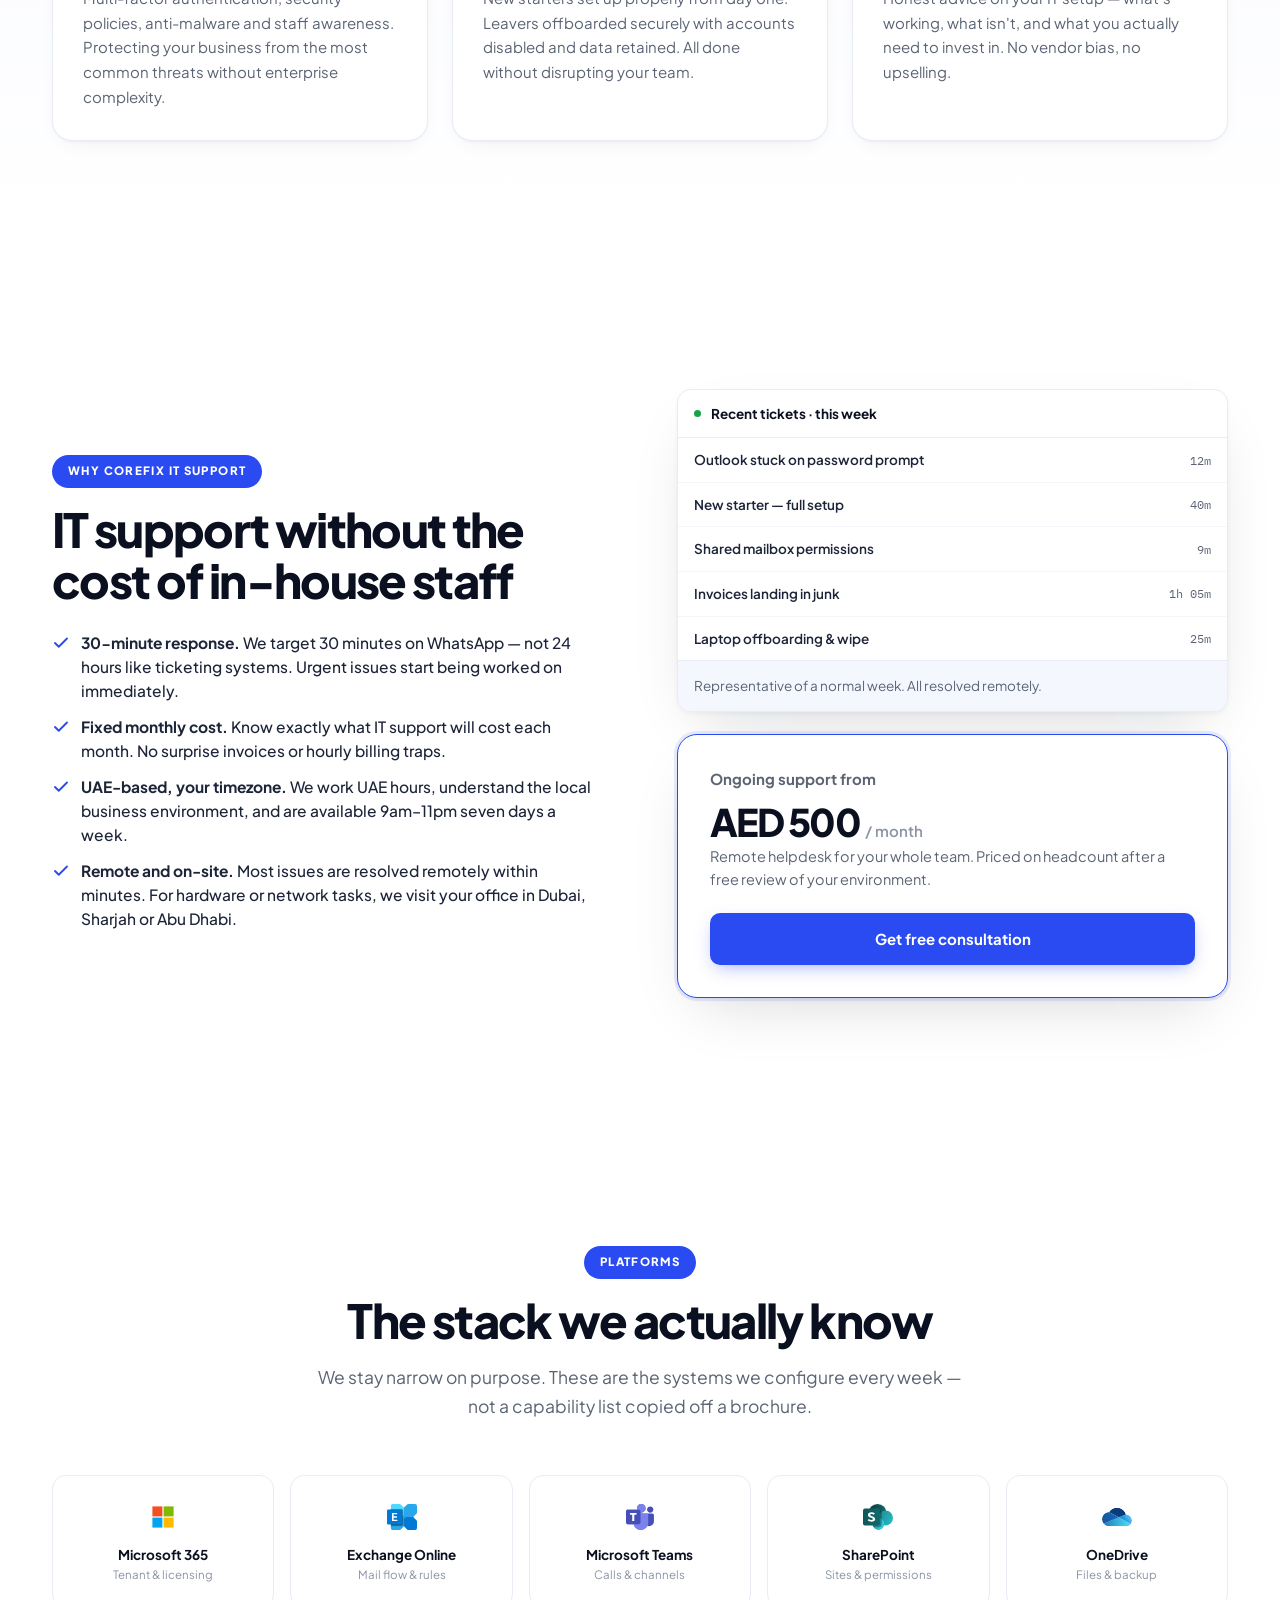
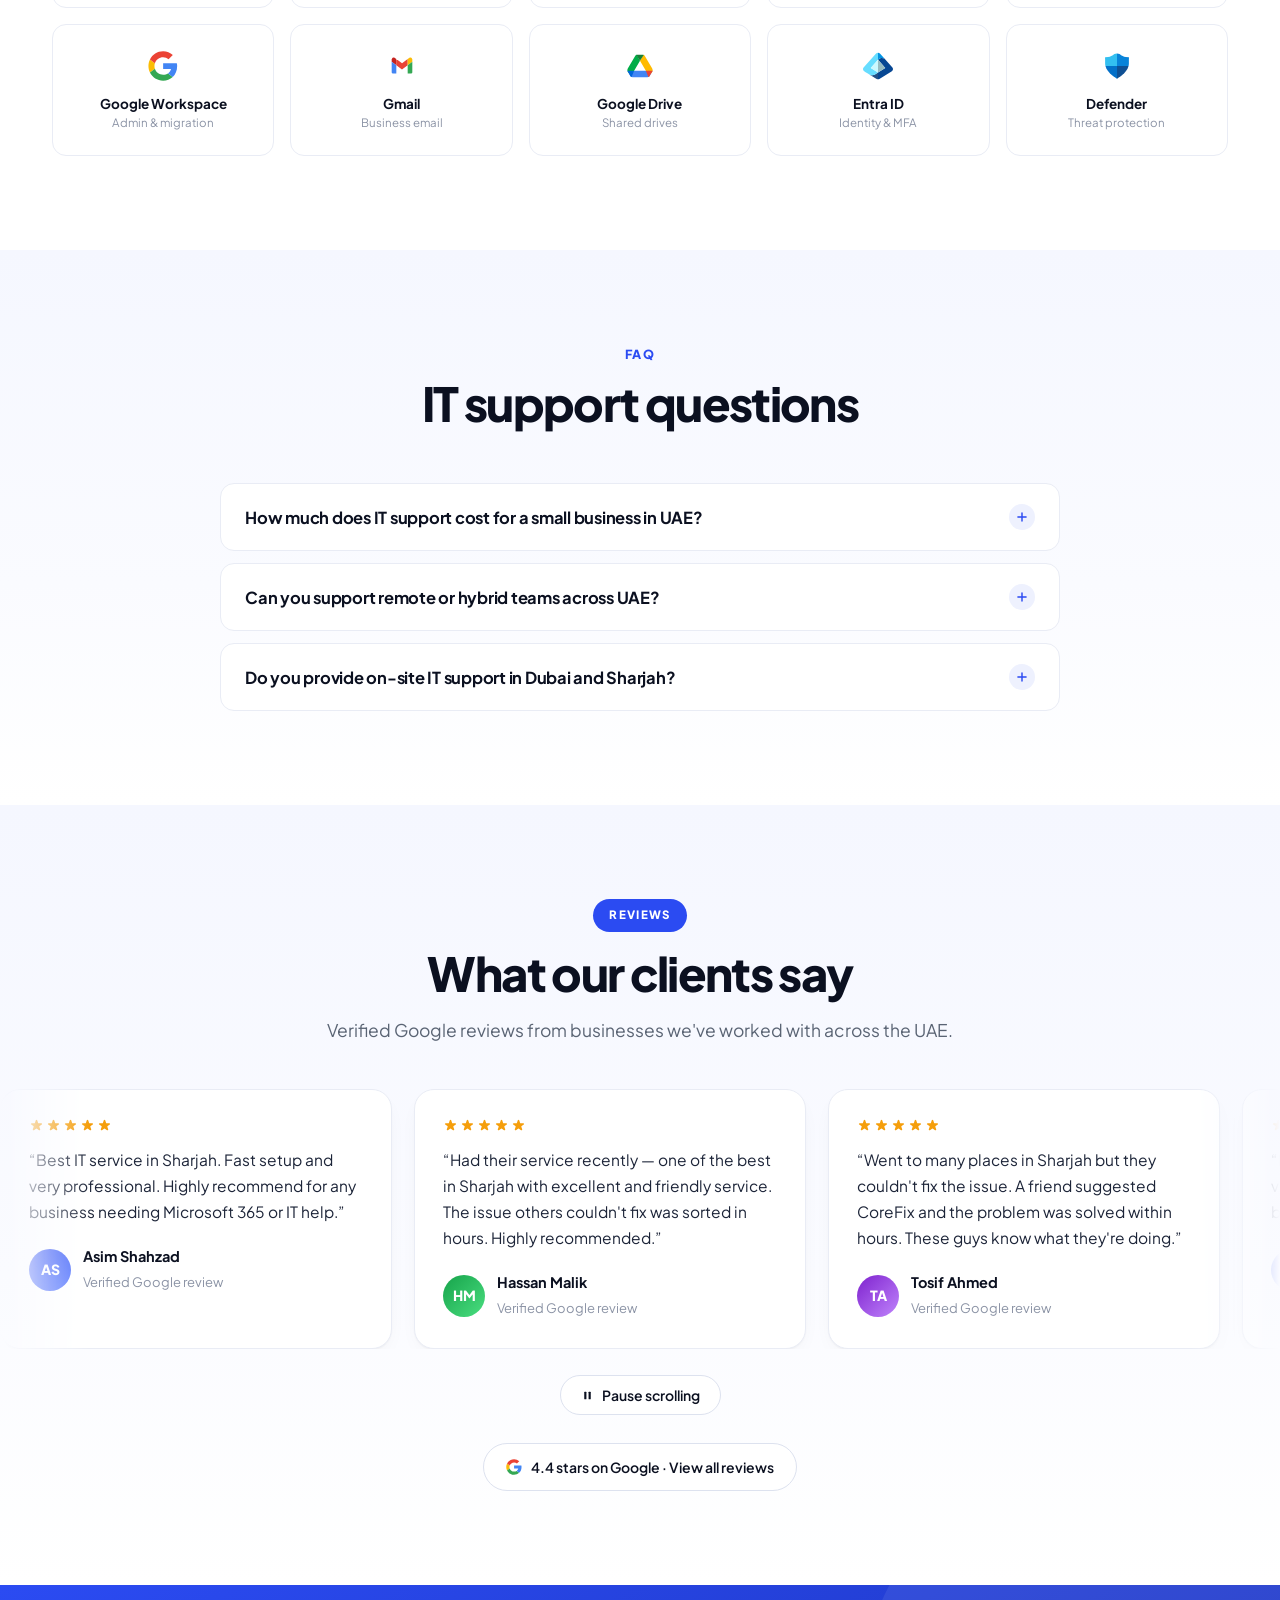
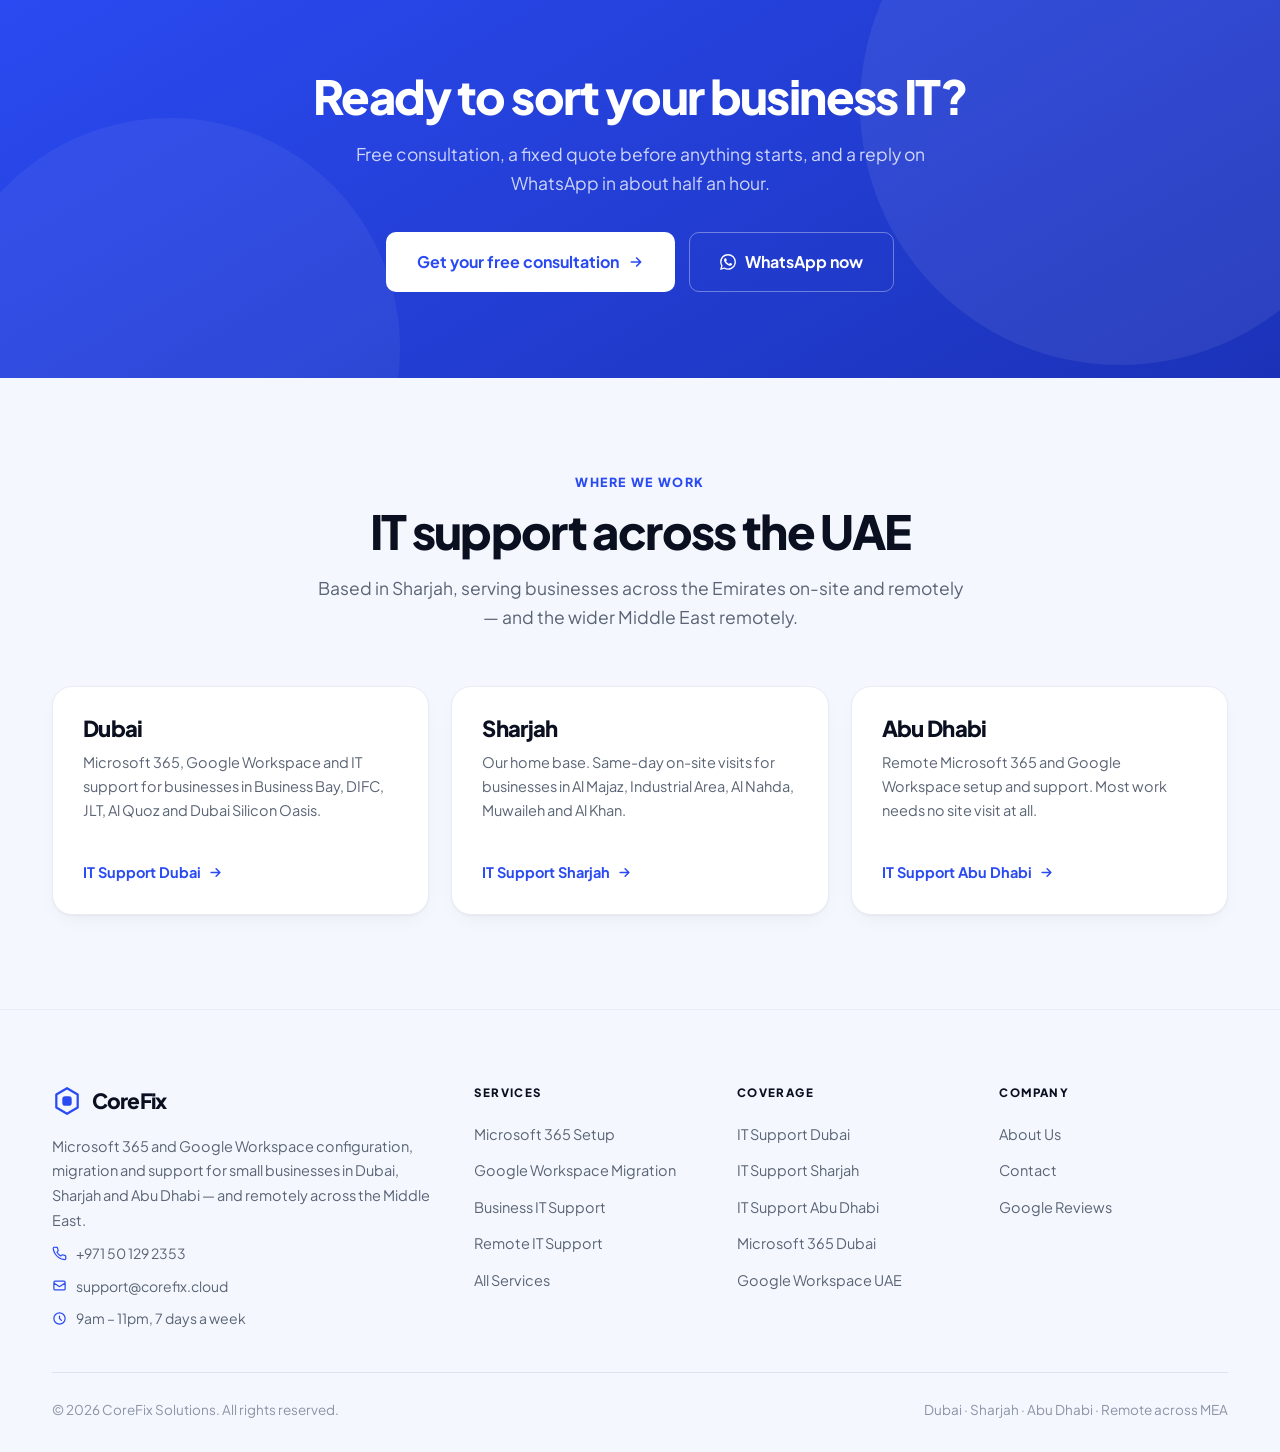
<file: it-support.html>
<!DOCTYPE html>
<html lang="en">
<head>
<meta charset="UTF-8">
<meta name="viewport" content="width=device-width,initial-scale=1">
<meta name="author" content="CoreFix Solutions">
<meta name="robots" content="index, follow, max-snippet:-1, max-image-preview:large, max-video-preview:-1">
<meta name="geo.region" content="AE">
<meta name="geo.placename" content="Dubai, Sharjah, Abu Dhabi, United Arab Emirates">
<meta name="theme-color" content="#2B4BF2">
<link rel="preconnect" href="https://fonts.googleapis.com">
<link rel="preconnect" href="https://fonts.gstatic.com" crossorigin>
<link href="https://fonts.googleapis.com/css2?family=Plus+Jakarta+Sans:wght@400;500;600;700;800&family=IBM+Plex+Mono:wght@400;500&display=swap" rel="stylesheet">
<link rel="stylesheet" href="style.css">
<link rel="apple-touch-icon" sizes="180x180" href="apple-touch-icon.png">
<link rel="icon" type="image/png" sizes="32x32" href="favicon-32x32.png">
<link rel="icon" type="image/png" sizes="16x16" href="favicon-16x16.png">
<link rel="manifest" href="site.webmanifest">
<script async src="https://www.googletagmanager.com/gtag/js?id=G-E2PS5NH8T0"></script>
<script>window.dataLayer=window.dataLayer||[];function gtag(){dataLayer.push(arguments);}gtag('js',new Date());gtag('config','G-E2PS5NH8T0');</script>
<title>Business IT Support Dubai, Sharjah &amp; UAE | CoreFix Solutions</title>
<meta name="description" content="Reliable IT support for small businesses in Dubai, Sharjah &amp; Abu Dhabi. Remote helpdesk, Microsoft 365 management, on-site visits. From AED 500/month.">
<meta name="keywords" content="IT support Dubai, IT support Sharjah, IT support UAE, small business IT support, remote IT support UAE">
<link rel="canonical" href="https://corefix.cloud/it-support.html">
<meta property="og:type" content="website">
<meta property="og:site_name" content="CoreFix Solutions">
<meta property="og:title" content="Business IT Support Dubai, Sharjah &amp; UAE | CoreFix Solutions">
<meta property="og:description" content="Reliable IT support for small businesses in Dubai, Sharjah &amp; Abu Dhabi. Remote helpdesk, Microsoft 365 management, on-site visits. From AED 500/month.">
<meta property="og:url" content="https://corefix.cloud/it-support.html">
<meta property="og:image" content="https://corefix.cloud/og-image.jpg">
<meta property="og:image:width" content="1200">
<meta property="og:image:height" content="630">
<meta property="og:locale" content="en_AE">
<meta name="twitter:card" content="summary_large_image">
<meta name="twitter:title" content="Business IT Support Dubai, Sharjah &amp; UAE | CoreFix Solutions">
<meta name="twitter:description" content="Reliable IT support for small businesses in Dubai, Sharjah &amp; Abu Dhabi. Remote helpdesk, Microsoft 365 management, on-site visits. From AED 500/month.">
<meta name="twitter:image" content="https://corefix.cloud/og-image.jpg">
<script type="application/ld+json">{"@context":"https://schema.org","@type":"BreadcrumbList","itemListElement":[{"@type":"ListItem","position":1,"name":"Home","item":"https://corefix.cloud/"},{"@type":"ListItem","position":2,"name":"Services","item":"https://corefix.cloud/services.html"},{"@type":"ListItem","position":3,"name":"IT Support","item":"https://corefix.cloud/it-support.html"}]}</script><script type="application/ld+json">{"@context":"https://schema.org","@type":"FAQPage","mainEntity":[{"@type":"Question","name":"How much does IT support cost for a small business in UAE?","acceptedAnswer":{"@type":"Answer","text":"IT support packages start from AED 500 per month for remote helpdesk support. We also offer per-session remote support from AED 150 for businesses that need occasional help rather than a monthly contract. We provide a fixed quote after a free consultation."}},{"@type":"Question","name":"Can you support remote or hybrid teams across UAE?","acceptedAnswer":{"@type":"Answer","text":"Yes. All our IT support is available remotely across the UAE. Whether your team is in Dubai, Sharjah, Abu Dhabi or working from home, we connect via secure remote access and resolve issues without needing to visit your office."}},{"@type":"Question","name":"Do you provide on-site IT support in Dubai and Sharjah?","acceptedAnswer":{"@type":"Answer","text":"Yes. For tasks that require a physical visit &mdash; hardware setup, network installation or printer configuration &mdash; we visit businesses in Dubai, Sharjah and Abu Dhabi. Remote work is always tried first to save you time."}}]}</script>
<script type="application/ld+json">{"@context":"https://schema.org","@type":"Service","serviceType":"Business IT Support","provider":{"@type":"ProfessionalService","name":"CoreFix Solutions","url":"https://corefix.cloud/","telephone":"+971501292353"},"name":"Business IT Support UAE","description":"Remote and on-site IT support for small and medium businesses in Dubai, Sharjah and Abu Dhabi.","areaServed":[{"@type":"City","name":"Dubai"},{"@type":"City","name":"Sharjah"},{"@type":"City","name":"Abu Dhabi"}],"offers":{"@type":"Offer","price":"500","priceCurrency":"AED","description":"IT support from AED 500 per month"}}</script>
</head>
<body>
<a href="https://wa.me/971501292353?text=Hi%2C%20I%20need%20IT%20support%20for%20my%20business" target="_blank" rel="noopener noreferrer" class="wa" aria-label="Chat with us on WhatsApp"><span class="wa-r"></span><svg viewBox="0 0 24 24" fill="currentColor" aria-hidden="true"><path d="M17.5 14.4c-.3-.2-1.8-.9-2-1-.3-.1-.5-.1-.7.1-.2.3-.8 1-.9 1.2-.2.2-.4.2-.6.1-.3-.2-1.3-.5-2.4-1.5-.9-.8-1.5-1.8-1.7-2.1-.2-.3 0-.5.1-.6l.5-.5.3-.5c.1-.2 0-.4 0-.5-.1-.1-.7-1.6-.9-2.2-.2-.6-.5-.5-.7-.5h-.6c-.2 0-.5.1-.8.4-.3.3-1 1-1 2.5s1.1 2.9 1.2 3.1c.2.2 2.1 3.2 5.1 4.5.7.3 1.3.5 1.7.6.7.2 1.4.2 1.9.1.6-.1 1.8-.7 2-1.4.2-.7.2-1.3.2-1.4-.1-.1-.3-.2-.6-.4M12 21.8a9.9 9.9 0 0 1-5-1.4l-.4-.2-3.7 1 1-3.6-.2-.4A9.9 9.9 0 0 1 2.2 12 9.9 9.9 0 0 1 12 2.1a9.8 9.8 0 0 1 7 2.9 9.8 9.8 0 0 1 2.9 7A9.9 9.9 0 0 1 12 21.8m8.4-18.3A11.8 11.8 0 0 0 12 0C5.5 0 .2 5.3.2 11.9c0 2.1.5 4.1 1.6 5.9L0 24l6.3-1.7a11.9 11.9 0 0 0 5.7 1.5c6.6 0 11.9-5.3 11.9-11.9a11.8 11.8 0 0 0-3.5-8.4"/></svg></a>
<a href="#main" class="skip">Skip to content</a>
<nav class="nav"><div class="wrap nav-in">
  <a href="index.html" class="logo" aria-label="CoreFix Solutions home"><svg viewBox="0 0 32 32" fill="none" aria-hidden="true"><path d="M16 2.4 27.4 9v14L16 29.6 4.6 23V9L16 2.4Z" stroke="#2B4BF2" stroke-width="2.4" stroke-linejoin="round"/><rect x="11" y="11" width="10" height="10" rx="3" fill="#2B4BF2"/></svg>CoreFix</a>
  <ul class="nav-l">
    <li class="dd"><a href="services.html" class="ddt on">Services <span class="dd-a"><svg fill="none" stroke="currentColor" stroke-width="2.5" stroke-linecap="round" stroke-linejoin="round" viewBox="0 0 24 24" aria-hidden="true"><path d="M19 9l-7 7-7-7"/></svg></span></a>
      <div class="dd-m">
        <a href="microsoft-365.html"><span class="dd-ic ico-w"><img src="logos/microsoft-365.svg" alt="Microsoft 365" class="blogo" width="48" height="48" loading="lazy" decoding="async"></span><span><span class="dd-t">Microsoft 365</span><span class="dd-s">Tenant setup &amp; migration</span></span></a>
        <a href="google-workspace.html"><span class="dd-ic ico-w"><img src="logos/google-workspace.svg" alt="Google Workspace" class="blogo" width="48" height="48" loading="lazy" decoding="async"></span><span><span class="dd-t">Google Workspace</span><span class="dd-s">Migration &amp; admin setup</span></span></a>
        <a href="it-support.html"><span class="dd-ic"><svg fill="none" stroke="currentColor" stroke-width="2" stroke-linecap="round" stroke-linejoin="round" viewBox="0 0 24 24" aria-hidden="true"><path d="M9.8 17 9 20l-1 1h8l-1-1-.8-3M3 13h18M5 17h14a2 2 0 0 0 2-2V5a2 2 0 0 0-2-2H5a2 2 0 0 0-2 2v10a2 2 0 0 0 2 2Z"/></svg></span><span><span class="dd-t">IT Support</span><span class="dd-s">Ongoing &amp; project work</span></span></a>
        <div class="dd-sep"></div>
        <a href="remote-support.html"><span class="dd-ic" style="background:var(--green-b)"><svg fill="none" stroke="currentColor" stroke-width="2" stroke-linecap="round" stroke-linejoin="round" viewBox="0 0 24 24" aria-hidden="true"><path d="M13 10V3L4 14h7v7l9-11h-7Z"/></svg></span><span><span class="dd-t" style="color:var(--green-t)">Remote Support</span><span class="dd-s">Available now · UAE-wide</span></span></a>
      </div>
    </li>
    <li class="dd"><a href="it-support-dubai.html" class="ddt">Coverage <span class="dd-a"><svg fill="none" stroke="currentColor" stroke-width="2.5" stroke-linecap="round" stroke-linejoin="round" viewBox="0 0 24 24" aria-hidden="true"><path d="M19 9l-7 7-7-7"/></svg></span></a>
      <div class="dd-m">
        <a href="it-support-dubai.html"><span class="dd-ic"><svg fill="none" stroke="currentColor" stroke-width="2" stroke-linecap="round" stroke-linejoin="round" viewBox="0 0 24 24" aria-hidden="true"><path d="M20 10c0 6-8 12-8 12s-8-6-8-12a8 8 0 0 1 16 0Z"/><circle cx="12" cy="10" r="3"/></svg></span><span><span class="dd-t">Dubai</span><span class="dd-s">On-site &amp; remote</span></span></a>
        <a href="it-support-sharjah.html"><span class="dd-ic"><svg fill="none" stroke="currentColor" stroke-width="2" stroke-linecap="round" stroke-linejoin="round" viewBox="0 0 24 24" aria-hidden="true"><path d="M20 10c0 6-8 12-8 12s-8-6-8-12a8 8 0 0 1 16 0Z"/><circle cx="12" cy="10" r="3"/></svg></span><span><span class="dd-t">Sharjah</span><span class="dd-s">Our base · same-day on-site</span></span></a>
        <a href="it-support-abu-dhabi.html"><span class="dd-ic"><svg fill="none" stroke="currentColor" stroke-width="2" stroke-linecap="round" stroke-linejoin="round" viewBox="0 0 24 24" aria-hidden="true"><path d="M20 10c0 6-8 12-8 12s-8-6-8-12a8 8 0 0 1 16 0Z"/><circle cx="12" cy="10" r="3"/></svg></span><span><span class="dd-t">Abu Dhabi</span><span class="dd-s">Remote delivery</span></span></a>
        <div class="dd-sep"></div>
        <a href="microsoft-365-dubai.html"><span class="dd-ic ico-w"><img src="logos/microsoft-365.svg" alt="Microsoft 365" class="blogo" width="48" height="48" loading="lazy" decoding="async"></span><span><span class="dd-t">Microsoft 365 Dubai</span><span class="dd-s">Business Bay, DIFC, JLT</span></span></a>
        <a href="google-workspace-uae.html"><span class="dd-ic ico-w"><img src="logos/google-workspace.svg" alt="Google Workspace" class="blogo" width="48" height="48" loading="lazy" decoding="async"></span><span><span class="dd-t">Google Workspace UAE</span><span class="dd-s">Across all emirates</span></span></a>
      </div>
    </li>
    <li><a href="about.html" class="">About</a></li>
    <li><a href="contact.html" class="">Contact</a></li>
  </ul>
  <div class="nav-r">
    <a href="tel:+971501292353" class="nav-tel">+971 50 129 2353</a>
    <a href="contact.html" class="btn b-blue b-sm">Free consultation <span class="arw"><svg fill="none" stroke="currentColor" stroke-width="2.5" stroke-linecap="round" stroke-linejoin="round" viewBox="0 0 24 24" aria-hidden="true"><path d="M5 12h14M13 6l6 6-6 6"/></svg></span></a>
    <button class="ham" id="ham" aria-label="Open menu" aria-expanded="false"><svg fill="none" stroke="currentColor" stroke-width="2" stroke-linecap="round" stroke-linejoin="round" viewBox="0 0 24 24" aria-hidden="true"><path d="M19 9l-7 7-7-7"/></svg></button>
  </div>
</div></nav>

<div class="mnav" id="mnav">
  <div class="mnav-top">
    <a href="index.html" class="logo"><svg viewBox="0 0 32 32" fill="none" aria-hidden="true"><path d="M16 2.4 27.4 9v14L16 29.6 4.6 23V9L16 2.4Z" stroke="#2B4BF2" stroke-width="2.4" stroke-linejoin="round"/><rect x="11" y="11" width="10" height="10" rx="3" fill="#2B4BF2"/></svg>CoreFix</a>
    <button class="ham" id="hamx" aria-label="Close menu"><svg fill="none" stroke="currentColor" stroke-width="2.5" stroke-linecap="round" stroke-linejoin="round" viewBox="0 0 24 24" aria-hidden="true"><path d="M12 5v14M5 12h14"/></svg></button>
  </div>
  <p class="mnav-h">Services</p>
  <a href="microsoft-365.html" class="mi"><span class="dd-ic ico-w"><img src="logos/microsoft-365.svg" alt="Microsoft 365" class="blogo" width="48" height="48" loading="lazy" decoding="async"></span>Microsoft 365 Setup</a>
  <a href="google-workspace.html" class="mi"><span class="dd-ic ico-w"><img src="logos/google-workspace.svg" alt="Google Workspace" class="blogo" width="48" height="48" loading="lazy" decoding="async"></span>Google Workspace</a>
  <a href="it-support.html" class="mi"><span class="dd-ic"><svg fill="none" stroke="currentColor" stroke-width="2" stroke-linecap="round" stroke-linejoin="round" viewBox="0 0 24 24" aria-hidden="true"><path d="M9.8 17 9 20l-1 1h8l-1-1-.8-3M3 13h18M5 17h14a2 2 0 0 0 2-2V5a2 2 0 0 0-2-2H5a2 2 0 0 0-2 2v10a2 2 0 0 0 2 2Z"/></svg></span>IT Support</a>
  <a href="remote-support.html" class="mi"><span class="dd-ic" style="background:var(--green-b)"><svg fill="none" stroke="currentColor" stroke-width="2" stroke-linecap="round" stroke-linejoin="round" viewBox="0 0 24 24" aria-hidden="true"><path d="M13 10V3L4 14h7v7l9-11h-7Z"/></svg></span>Remote Support</a>
  <p class="mnav-h">Coverage</p>
  <a href="it-support-dubai.html" class="mi"><span class="dd-ic"><svg fill="none" stroke="currentColor" stroke-width="2" stroke-linecap="round" stroke-linejoin="round" viewBox="0 0 24 24" aria-hidden="true"><path d="M20 10c0 6-8 12-8 12s-8-6-8-12a8 8 0 0 1 16 0Z"/><circle cx="12" cy="10" r="3"/></svg></span>Dubai</a>
  <a href="it-support-sharjah.html" class="mi"><span class="dd-ic"><svg fill="none" stroke="currentColor" stroke-width="2" stroke-linecap="round" stroke-linejoin="round" viewBox="0 0 24 24" aria-hidden="true"><path d="M20 10c0 6-8 12-8 12s-8-6-8-12a8 8 0 0 1 16 0Z"/><circle cx="12" cy="10" r="3"/></svg></span>Sharjah</a>
  <a href="it-support-abu-dhabi.html" class="mi"><span class="dd-ic"><svg fill="none" stroke="currentColor" stroke-width="2" stroke-linecap="round" stroke-linejoin="round" viewBox="0 0 24 24" aria-hidden="true"><path d="M20 10c0 6-8 12-8 12s-8-6-8-12a8 8 0 0 1 16 0Z"/><circle cx="12" cy="10" r="3"/></svg></span>Abu Dhabi</a>
  <a href="services.html" class="ml">All Services</a>
  <a href="about.html" class="ml">About</a>
  <a href="contact.html" class="ml">Contact</a>
  <div class="mnav-cta">
    <a href="contact.html" class="btn b-blue b-lg b-full">Free consultation</a>
    <a href="https://wa.me/971501292353?text=Hi%2C%20I%20need%20IT%20support%20for%20my%20business" target="_blank" rel="noopener" class="btn b-wa b-lg b-full">WhatsApp us</a>
  </div>
</div>
<main id="main">
<header class="phero"><div class="wrap"><div class="phero-in">
  <nav class="crumb" aria-label="Breadcrumb"><a href="index.html">Home</a><span>&rsaquo;</span><a href="services.html">Services</a><span>&rsaquo;</span><span class="on">IT Support</span></nav>
  <span class="eb-pill">Business IT support &middot; UAE</span>
  <h1 class="h1">Business IT support for <span style="color:var(--blue)">UAE companies</span></h1>
  <p class="lead">Reliable IT support for small and medium businesses across Dubai, Sharjah and Abu Dhabi. Remote and on-site helpdesk, Microsoft 365 and Google Workspace management, network setup and IT consulting. From AED 500 per month.</p>
  <div class="hero-cta">
    <a href="contact.html" class="btn b-blue b-lg">Get free consultation <span class="arw"><svg fill="none" stroke="currentColor" stroke-width="2.5" stroke-linecap="round" stroke-linejoin="round" viewBox="0 0 24 24" aria-hidden="true"><path d="M5 12h14M13 6l6 6-6 6"/></svg></span></a>
    <a href="https://wa.me/971501292353?text=Hi%2C%20I%20need%20IT%20support%20for%20my%20business" target="_blank" rel="noopener" class="btn b-wa b-lg"><svg viewBox="0 0 24 24" fill="currentColor" aria-hidden="true"><path d="M17.5 14.4c-.3-.2-1.8-.9-2-1-.3-.1-.5-.1-.7.1-.2.3-.8 1-.9 1.2-.2.2-.4.2-.6.1-.3-.2-1.3-.5-2.4-1.5-.9-.8-1.5-1.8-1.7-2.1-.2-.3 0-.5.1-.6l.5-.5.3-.5c.1-.2 0-.4 0-.5-.1-.1-.7-1.6-.9-2.2-.2-.6-.5-.5-.7-.5h-.6c-.2 0-.5.1-.8.4-.3.3-1 1-1 2.5s1.1 2.9 1.2 3.1c.2.2 2.1 3.2 5.1 4.5.7.3 1.3.5 1.7.6.7.2 1.4.2 1.9.1.6-.1 1.8-.7 2-1.4.2-.7.2-1.3.2-1.4-.1-.1-.3-.2-.6-.4M12 21.8a9.9 9.9 0 0 1-5-1.4l-.4-.2-3.7 1 1-3.6-.2-.4A9.9 9.9 0 0 1 2.2 12 9.9 9.9 0 0 1 12 2.1a9.8 9.8 0 0 1 7 2.9 9.8 9.8 0 0 1 2.9 7A9.9 9.9 0 0 1 12 21.8m8.4-18.3A11.8 11.8 0 0 0 12 0C5.5 0 .2 5.3.2 11.9c0 2.1.5 4.1 1.6 5.9L0 24l6.3-1.7a11.9 11.9 0 0 0 5.7 1.5c6.6 0 11.9-5.3 11.9-11.9a11.8 11.8 0 0 0-3.5-8.4"/></svg> WhatsApp us</a>
    <a href="tel:+971501292353" class="btn b-line b-lg">Call +971 50 129 2353</a>
  </div>
</div></div></header>

<section class="stats"><div class="wrap stats-g">
  <div class="stat"><div class="stat-n">9am&ndash;11pm</div><div class="stat-k">Support hours</div><div class="stat-d">Seven days, including weekends.</div></div>
  <div class="stat"><div class="stat-n">~30 min</div><div class="stat-k">Typical reply</div><div class="stat-d">On WhatsApp, to a real person.</div></div>
  <div class="stat"><div class="stat-n">AED 500</div><div class="stat-k">Fixed setup</div><div class="stat-d">Up to five users, all in.</div></div>
  <div class="stat"><div class="stat-n">4.4 / 5</div><div class="stat-k">Google rating</div><div class="stat-d">From verified client reviews.</div></div>
</div></section>

<section class="sec sec-lav"><div class="wrap">
  <div class="sec-hd rv" style="text-align:center">
    <span class="eb">What we cover</span>
    <h2 class="h2">IT support for every part of your business</h2>
    <p class="lead lead-c">From day-to-day helpdesk issues to full IT management &mdash; we handle the technical side so your team can focus on work.</p>
  </div>
  <div class="fg3">
    <article class="fc rv"><div class="fc-top"><span class="ico"><svg fill="none" stroke="currentColor" stroke-width="2" stroke-linecap="round" stroke-linejoin="round" viewBox="0 0 24 24" aria-hidden="true"><path d="M9.8 17 9 20l-1 1h8l-1-1-.8-3M3 13h18M5 17h14a2 2 0 0 0 2-2V5a2 2 0 0 0-2-2H5a2 2 0 0 0-2 2v10a2 2 0 0 0 2 2Z"/></svg></span></div><h3 class="h3">Remote helpdesk support</h3><p>Fast remote support for your team's IT issues. Screen sharing, remote access and guided troubleshooting &mdash; wherever your team is in the UAE.</p></article>
    <article class="fc rv rv-1"><div class="fc-top"><span class="ico ico-w"><img src="logos/microsoft-365.svg" alt="Microsoft 365" class="blogo" width="48" height="48" loading="lazy" decoding="async"></span><span class="ico ico-w"><img src="logos/google-workspace.svg" alt="Google Workspace" class="blogo" width="48" height="48" loading="lazy" decoding="async"></span></div><h3 class="h3">Microsoft 365 &amp; Google Workspace</h3><p>Ongoing management of your Microsoft 365 or Google Workspace environment. User onboarding, offboarding, licence management and issue resolution.</p></article>
    <article class="fc rv rv-2"><div class="fc-top"><span class="ico"><svg fill="none" stroke="currentColor" stroke-width="2" stroke-linecap="round" stroke-linejoin="round" viewBox="0 0 24 24" aria-hidden="true"><path d="M8.1 16.4a5.5 5.5 0 0 1 7.8 0M12 20h.01M4.9 12.9a10 10 0 0 1 14.2 0M1.4 9.4a15 15 0 0 1 21.2 0"/></svg></span></div><h3 class="h3">Network &amp; WiFi setup</h3><p>Office network and WiFi configured for reliability and security. VPN setup, firewall configuration and network troubleshooting for your team.</p></article>
    <article class="fc rv"><div class="fc-top"><span class="ico ico-w"><img src="logos/defender.svg" alt="Microsoft Defender" class="blogo" width="48" height="48" loading="lazy" decoding="async"></span></div><h3 class="h3">Cybersecurity basics</h3><p>Multi-factor authentication, security policies, anti-malware and staff awareness. Protecting your business from the most common threats without enterprise complexity.</p></article>
    <article class="fc rv rv-1"><div class="fc-top"><span class="ico"><svg fill="none" stroke="currentColor" stroke-width="2" stroke-linecap="round" stroke-linejoin="round" viewBox="0 0 24 24" aria-hidden="true"><path d="M17 20h5v-2a3 3 0 0 0-5.4-1.9M17 20H7m10 0v-2c0-.7-.1-1.3-.4-1.9M7 20H2v-2a3 3 0 0 1 5.4-1.9M7 20v-2c0-.7.1-1.3.4-1.9m0 0a5 5 0 0 1 9.2 0M15 7a3 3 0 1 1-6 0 3 3 0 0 1 6 0Z"/></svg></span></div><h3 class="h3">User onboarding &amp; offboarding</h3><p>New starters set up properly from day one. Leavers offboarded securely with accounts disabled and data retained. All done without disrupting your team.</p></article>
    <article class="fc rv rv-2"><div class="fc-top"><span class="ico"><svg fill="none" stroke="currentColor" stroke-width="2" stroke-linecap="round" stroke-linejoin="round" viewBox="0 0 24 24" aria-hidden="true"><path d="M23 6l-9.5 9.5-5-5L1 18"/><path d="M17 6h6v6"/></svg></span></div><h3 class="h3">IT strategy &amp; planning</h3><p>Honest advice on your IT setup &mdash; what's working, what isn't, and what you actually need to invest in. No vendor bias, no upselling.</p></article>
  </div>
</div></section>

<section class="sec"><div class="wrap">
  <div class="sp">
    <div class="sp-t rv">
      <span class="eb-pill">Why CoreFix IT support</span>
      <h2 class="h2 h2-l">IT support without the cost of in-house staff</h2>
      <ul class="cl" style="margin-top:26px">
        <li><svg fill="none" stroke="currentColor" stroke-width="2.5" stroke-linecap="round" stroke-linejoin="round" viewBox="0 0 24 24" aria-hidden="true"><path d="M20 6 9 17l-5-5"/></svg><span><strong>30-minute response.</strong> We target 30 minutes on WhatsApp &mdash; not 24 hours like ticketing systems. Urgent issues start being worked on immediately.</span></li>
        <li><svg fill="none" stroke="currentColor" stroke-width="2.5" stroke-linecap="round" stroke-linejoin="round" viewBox="0 0 24 24" aria-hidden="true"><path d="M20 6 9 17l-5-5"/></svg><span><strong>Fixed monthly cost.</strong> Know exactly what IT support will cost each month. No surprise invoices or hourly billing traps.</span></li>
        <li><svg fill="none" stroke="currentColor" stroke-width="2.5" stroke-linecap="round" stroke-linejoin="round" viewBox="0 0 24 24" aria-hidden="true"><path d="M20 6 9 17l-5-5"/></svg><span><strong>UAE-based, your timezone.</strong> We work UAE hours, understand the local business environment, and are available 9am&ndash;11pm seven days a week.</span></li>
        <li><svg fill="none" stroke="currentColor" stroke-width="2.5" stroke-linecap="round" stroke-linejoin="round" viewBox="0 0 24 24" aria-hidden="true"><path d="M20 6 9 17l-5-5"/></svg><span><strong>Remote and on-site.</strong> Most issues are resolved remotely within minutes. For hardware or network tasks, we visit your office in Dubai, Sharjah or Abu Dhabi.</span></li>
      </ul>
    </div>
    <div class="sp-v rv rv-1">
      <div class="panel" style="box-shadow:var(--sh-lg)">
        <div class="panel-h"><span class="livedot"></span><b>Recent tickets &middot; this week</b></div>
        <div class="p-row"><span class="lbl">Outlook stuck on password prompt</span><span class="mono">12m</span></div>
        <div class="p-row"><span class="lbl">New starter &mdash; full setup</span><span class="mono">40m</span></div>
        <div class="p-row"><span class="lbl">Shared mailbox permissions</span><span class="mono">9m</span></div>
        <div class="p-row"><span class="lbl">Invoices landing in junk</span><span class="mono">1h 05m</span></div>
        <div class="p-row"><span class="lbl">Laptop offboarding &amp; wipe</span><span class="mono">25m</span></div>
        <div class="p-foot">Representative of a normal week. All resolved remotely.</div>
      </div>
      <div class="prc prc-on" style="margin-top:22px">
        <div class="prc-n">Ongoing support from</div>
        <div class="prc-v">AED 500 <small>/ month</small></div>
        <p class="prc-d" style="border:0;padding-bottom:0">Remote helpdesk for your whole team. Priced on headcount after a free review of your environment.</p>
        <a href="contact.html" class="btn b-blue b-full" style="margin-top:22px">Get free consultation</a>
      </div>
    </div>
  </div>
</div></section>

<section class="sec"><div class="wrap">
  <div class="sec-hd rv" style="text-align:center">
    <span class="eb-pill eb-pill-c">Platforms</span>
    <h2 class="h2">The stack we actually know</h2>
    <p class="lead lead-c">We stay narrow on purpose. These are the systems we configure every week &mdash; not a capability list copied off a brochure.</p>
  </div>
  <div class="pg rv">
    <div class="pgi"><div class="pgi-ic"><img src="logos/microsoft-365.svg" alt="Microsoft 365" class="blogo" width="48" height="48" loading="lazy" decoding="async"></div><b>Microsoft 365</b><small>Tenant &amp; licensing</small></div>
    <div class="pgi"><div class="pgi-ic"><img src="logos/exchange.svg" alt="Microsoft Exchange Online" class="blogo" width="48" height="48" loading="lazy" decoding="async"></div><b>Exchange Online</b><small>Mail flow &amp; rules</small></div>
    <div class="pgi"><div class="pgi-ic"><img src="logos/teams.svg" alt="Microsoft Teams" class="blogo" width="48" height="48" loading="lazy" decoding="async"></div><b>Microsoft Teams</b><small>Calls &amp; channels</small></div>
    <div class="pgi"><div class="pgi-ic"><img src="logos/sharepoint.svg" alt="Microsoft SharePoint" class="blogo" width="48" height="48" loading="lazy" decoding="async"></div><b>SharePoint</b><small>Sites &amp; permissions</small></div>
    <div class="pgi"><div class="pgi-ic"><img src="logos/onedrive.svg" alt="Microsoft OneDrive" class="blogo" width="48" height="48" loading="lazy" decoding="async"></div><b>OneDrive</b><small>Files &amp; backup</small></div>
    <div class="pgi"><div class="pgi-ic"><img src="logos/google-workspace.svg" alt="Google Workspace" class="blogo" width="48" height="48" loading="lazy" decoding="async"></div><b>Google Workspace</b><small>Admin &amp; migration</small></div>
    <div class="pgi"><div class="pgi-ic"><img src="logos/gmail.svg" alt="Gmail" class="blogo" width="48" height="48" loading="lazy" decoding="async"></div><b>Gmail</b><small>Business email</small></div>
    <div class="pgi"><div class="pgi-ic"><img src="logos/drive.svg" alt="Google Drive" class="blogo" width="48" height="48" loading="lazy" decoding="async"></div><b>Google Drive</b><small>Shared drives</small></div>
    <div class="pgi"><div class="pgi-ic"><img src="logos/entra-id.svg" alt="Microsoft Entra ID" class="blogo" width="48" height="48" loading="lazy" decoding="async"></div><b>Entra ID</b><small>Identity &amp; MFA</small></div>
    <div class="pgi"><div class="pgi-ic"><img src="logos/defender.svg" alt="Microsoft Defender" class="blogo" width="48" height="48" loading="lazy" decoding="async"></div><b>Defender</b><small>Threat protection</small></div>
  </div>
</div></section>
<section class="sec sec-lav"><div class="wrap">
  <div class="sec-hd rv"><span class="eb">FAQ</span><h2 class="h2">IT support questions</h2></div>
  <div class="faq rv"><div class="fi"><button class="fq" aria-expanded="false">How much does IT support cost for a small business in UAE?<span class="fq-i"><svg fill="none" stroke="currentColor" stroke-width="2.5" stroke-linecap="round" stroke-linejoin="round" viewBox="0 0 24 24" aria-hidden="true"><path d="M12 5v14M5 12h14"/></svg></span></button><div class="fa"><div class="fa-in">IT support packages start from AED 500 per month for remote helpdesk support. We also offer per-session remote support from AED 150 for businesses that need occasional help rather than a monthly contract. We provide a fixed quote after a free consultation.</div></div></div><div class="fi"><button class="fq" aria-expanded="false">Can you support remote or hybrid teams across UAE?<span class="fq-i"><svg fill="none" stroke="currentColor" stroke-width="2.5" stroke-linecap="round" stroke-linejoin="round" viewBox="0 0 24 24" aria-hidden="true"><path d="M12 5v14M5 12h14"/></svg></span></button><div class="fa"><div class="fa-in">Yes. All our IT support is available remotely across the UAE. Whether your team is in Dubai, Sharjah, Abu Dhabi or working from home, we connect via secure remote access and resolve issues without needing to visit your office.</div></div></div><div class="fi"><button class="fq" aria-expanded="false">Do you provide on-site IT support in Dubai and Sharjah?<span class="fq-i"><svg fill="none" stroke="currentColor" stroke-width="2.5" stroke-linecap="round" stroke-linejoin="round" viewBox="0 0 24 24" aria-hidden="true"><path d="M12 5v14M5 12h14"/></svg></span></button><div class="fa"><div class="fa-in">Yes. For tasks that require a physical visit &mdash; hardware setup, network installation or printer configuration &mdash; we visit businesses in Dubai, Sharjah and Abu Dhabi. Remote work is always tried first to save you time.</div></div></div></div>
</div></section>
<section class="sec sec-lav">
  <div class="wrap"><div style="text-align:center" class="rv">
    <span class="eb-pill eb-pill-c">Reviews</span>
    <h2 class="h2">What our clients say</h2>
    <p class="lead lead-c">Verified Google reviews from businesses we've worked with across the UAE.</p>
  </div></div>
  <div class="mq"><div class="mq-t" id="mqt"><article class="tcard"><div class="stars"><svg viewBox="0 0 20 20" fill="currentColor" aria-hidden="true"><path d="M9.05 2.93c.3-.92 1.6-.92 1.9 0l1.07 3.29a1 1 0 0 0 .95.69h3.46c.97 0 1.37 1.24.59 1.81l-2.8 2.03a1 1 0 0 0-.37 1.12l1.07 3.29c.3.92-.75 1.69-1.54 1.12l-2.8-2.04a1 1 0 0 0-1.17 0l-2.8 2.04c-.79.57-1.84-.2-1.54-1.12l1.07-3.29a1 1 0 0 0-.36-1.12l-2.8-2.03c-.79-.57-.38-1.81.58-1.81h3.47a1 1 0 0 0 .95-.69l1.07-3.29Z"/></svg><svg viewBox="0 0 20 20" fill="currentColor" aria-hidden="true"><path d="M9.05 2.93c.3-.92 1.6-.92 1.9 0l1.07 3.29a1 1 0 0 0 .95.69h3.46c.97 0 1.37 1.24.59 1.81l-2.8 2.03a1 1 0 0 0-.37 1.12l1.07 3.29c.3.92-.75 1.69-1.54 1.12l-2.8-2.04a1 1 0 0 0-1.17 0l-2.8 2.04c-.79.57-1.84-.2-1.54-1.12l1.07-3.29a1 1 0 0 0-.36-1.12l-2.8-2.03c-.79-.57-.38-1.81.58-1.81h3.47a1 1 0 0 0 .95-.69l1.07-3.29Z"/></svg><svg viewBox="0 0 20 20" fill="currentColor" aria-hidden="true"><path d="M9.05 2.93c.3-.92 1.6-.92 1.9 0l1.07 3.29a1 1 0 0 0 .95.69h3.46c.97 0 1.37 1.24.59 1.81l-2.8 2.03a1 1 0 0 0-.37 1.12l1.07 3.29c.3.92-.75 1.69-1.54 1.12l-2.8-2.04a1 1 0 0 0-1.17 0l-2.8 2.04c-.79.57-1.84-.2-1.54-1.12l1.07-3.29a1 1 0 0 0-.36-1.12l-2.8-2.03c-.79-.57-.38-1.81.58-1.81h3.47a1 1 0 0 0 .95-.69l1.07-3.29Z"/></svg><svg viewBox="0 0 20 20" fill="currentColor" aria-hidden="true"><path d="M9.05 2.93c.3-.92 1.6-.92 1.9 0l1.07 3.29a1 1 0 0 0 .95.69h3.46c.97 0 1.37 1.24.59 1.81l-2.8 2.03a1 1 0 0 0-.37 1.12l1.07 3.29c.3.92-.75 1.69-1.54 1.12l-2.8-2.04a1 1 0 0 0-1.17 0l-2.8 2.04c-.79.57-1.84-.2-1.54-1.12l1.07-3.29a1 1 0 0 0-.36-1.12l-2.8-2.03c-.79-.57-.38-1.81.58-1.81h3.47a1 1 0 0 0 .95-.69l1.07-3.29Z"/></svg><svg viewBox="0 0 20 20" fill="currentColor" aria-hidden="true"><path d="M9.05 2.93c.3-.92 1.6-.92 1.9 0l1.07 3.29a1 1 0 0 0 .95.69h3.46c.97 0 1.37 1.24.59 1.81l-2.8 2.03a1 1 0 0 0-.37 1.12l1.07 3.29c.3.92-.75 1.69-1.54 1.12l-2.8-2.04a1 1 0 0 0-1.17 0l-2.8 2.04c-.79.57-1.84-.2-1.54-1.12l1.07-3.29a1 1 0 0 0-.36-1.12l-2.8-2.03c-.79-.57-.38-1.81.58-1.81h3.47a1 1 0 0 0 .95-.69l1.07-3.29Z"/></svg></div><p>&ldquo;Best IT service in Sharjah. Fast setup and very professional. Highly recommend for any business needing Microsoft 365 or IT help.&rdquo;</p><div class="tw"><span class="av" style="background:linear-gradient(135deg,#2B4BF2,#5B7CFF)">AS</span><span><b>Asim Shahzad</b><small>Verified Google review</small></span></div></article><article class="tcard"><div class="stars"><svg viewBox="0 0 20 20" fill="currentColor" aria-hidden="true"><path d="M9.05 2.93c.3-.92 1.6-.92 1.9 0l1.07 3.29a1 1 0 0 0 .95.69h3.46c.97 0 1.37 1.24.59 1.81l-2.8 2.03a1 1 0 0 0-.37 1.12l1.07 3.29c.3.92-.75 1.69-1.54 1.12l-2.8-2.04a1 1 0 0 0-1.17 0l-2.8 2.04c-.79.57-1.84-.2-1.54-1.12l1.07-3.29a1 1 0 0 0-.36-1.12l-2.8-2.03c-.79-.57-.38-1.81.58-1.81h3.47a1 1 0 0 0 .95-.69l1.07-3.29Z"/></svg><svg viewBox="0 0 20 20" fill="currentColor" aria-hidden="true"><path d="M9.05 2.93c.3-.92 1.6-.92 1.9 0l1.07 3.29a1 1 0 0 0 .95.69h3.46c.97 0 1.37 1.24.59 1.81l-2.8 2.03a1 1 0 0 0-.37 1.12l1.07 3.29c.3.92-.75 1.69-1.54 1.12l-2.8-2.04a1 1 0 0 0-1.17 0l-2.8 2.04c-.79.57-1.84-.2-1.54-1.12l1.07-3.29a1 1 0 0 0-.36-1.12l-2.8-2.03c-.79-.57-.38-1.81.58-1.81h3.47a1 1 0 0 0 .95-.69l1.07-3.29Z"/></svg><svg viewBox="0 0 20 20" fill="currentColor" aria-hidden="true"><path d="M9.05 2.93c.3-.92 1.6-.92 1.9 0l1.07 3.29a1 1 0 0 0 .95.69h3.46c.97 0 1.37 1.24.59 1.81l-2.8 2.03a1 1 0 0 0-.37 1.12l1.07 3.29c.3.92-.75 1.69-1.54 1.12l-2.8-2.04a1 1 0 0 0-1.17 0l-2.8 2.04c-.79.57-1.84-.2-1.54-1.12l1.07-3.29a1 1 0 0 0-.36-1.12l-2.8-2.03c-.79-.57-.38-1.81.58-1.81h3.47a1 1 0 0 0 .95-.69l1.07-3.29Z"/></svg><svg viewBox="0 0 20 20" fill="currentColor" aria-hidden="true"><path d="M9.05 2.93c.3-.92 1.6-.92 1.9 0l1.07 3.29a1 1 0 0 0 .95.69h3.46c.97 0 1.37 1.24.59 1.81l-2.8 2.03a1 1 0 0 0-.37 1.12l1.07 3.29c.3.92-.75 1.69-1.54 1.12l-2.8-2.04a1 1 0 0 0-1.17 0l-2.8 2.04c-.79.57-1.84-.2-1.54-1.12l1.07-3.29a1 1 0 0 0-.36-1.12l-2.8-2.03c-.79-.57-.38-1.81.58-1.81h3.47a1 1 0 0 0 .95-.69l1.07-3.29Z"/></svg><svg viewBox="0 0 20 20" fill="currentColor" aria-hidden="true"><path d="M9.05 2.93c.3-.92 1.6-.92 1.9 0l1.07 3.29a1 1 0 0 0 .95.69h3.46c.97 0 1.37 1.24.59 1.81l-2.8 2.03a1 1 0 0 0-.37 1.12l1.07 3.29c.3.92-.75 1.69-1.54 1.12l-2.8-2.04a1 1 0 0 0-1.17 0l-2.8 2.04c-.79.57-1.84-.2-1.54-1.12l1.07-3.29a1 1 0 0 0-.36-1.12l-2.8-2.03c-.79-.57-.38-1.81.58-1.81h3.47a1 1 0 0 0 .95-.69l1.07-3.29Z"/></svg></div><p>&ldquo;Had their service recently &mdash; one of the best in Sharjah with excellent and friendly service. The issue others couldn't fix was sorted in hours. Highly recommended.&rdquo;</p><div class="tw"><span class="av" style="background:linear-gradient(135deg,#16A34A,#4ADE80)">HM</span><span><b>Hassan Malik</b><small>Verified Google review</small></span></div></article><article class="tcard"><div class="stars"><svg viewBox="0 0 20 20" fill="currentColor" aria-hidden="true"><path d="M9.05 2.93c.3-.92 1.6-.92 1.9 0l1.07 3.29a1 1 0 0 0 .95.69h3.46c.97 0 1.37 1.24.59 1.81l-2.8 2.03a1 1 0 0 0-.37 1.12l1.07 3.29c.3.92-.75 1.69-1.54 1.12l-2.8-2.04a1 1 0 0 0-1.17 0l-2.8 2.04c-.79.57-1.84-.2-1.54-1.12l1.07-3.29a1 1 0 0 0-.36-1.12l-2.8-2.03c-.79-.57-.38-1.81.58-1.81h3.47a1 1 0 0 0 .95-.69l1.07-3.29Z"/></svg><svg viewBox="0 0 20 20" fill="currentColor" aria-hidden="true"><path d="M9.05 2.93c.3-.92 1.6-.92 1.9 0l1.07 3.29a1 1 0 0 0 .95.69h3.46c.97 0 1.37 1.24.59 1.81l-2.8 2.03a1 1 0 0 0-.37 1.12l1.07 3.29c.3.92-.75 1.69-1.54 1.12l-2.8-2.04a1 1 0 0 0-1.17 0l-2.8 2.04c-.79.57-1.84-.2-1.54-1.12l1.07-3.29a1 1 0 0 0-.36-1.12l-2.8-2.03c-.79-.57-.38-1.81.58-1.81h3.47a1 1 0 0 0 .95-.69l1.07-3.29Z"/></svg><svg viewBox="0 0 20 20" fill="currentColor" aria-hidden="true"><path d="M9.05 2.93c.3-.92 1.6-.92 1.9 0l1.07 3.29a1 1 0 0 0 .95.69h3.46c.97 0 1.37 1.24.59 1.81l-2.8 2.03a1 1 0 0 0-.37 1.12l1.07 3.29c.3.92-.75 1.69-1.54 1.12l-2.8-2.04a1 1 0 0 0-1.17 0l-2.8 2.04c-.79.57-1.84-.2-1.54-1.12l1.07-3.29a1 1 0 0 0-.36-1.12l-2.8-2.03c-.79-.57-.38-1.81.58-1.81h3.47a1 1 0 0 0 .95-.69l1.07-3.29Z"/></svg><svg viewBox="0 0 20 20" fill="currentColor" aria-hidden="true"><path d="M9.05 2.93c.3-.92 1.6-.92 1.9 0l1.07 3.29a1 1 0 0 0 .95.69h3.46c.97 0 1.37 1.24.59 1.81l-2.8 2.03a1 1 0 0 0-.37 1.12l1.07 3.29c.3.92-.75 1.69-1.54 1.12l-2.8-2.04a1 1 0 0 0-1.17 0l-2.8 2.04c-.79.57-1.84-.2-1.54-1.12l1.07-3.29a1 1 0 0 0-.36-1.12l-2.8-2.03c-.79-.57-.38-1.81.58-1.81h3.47a1 1 0 0 0 .95-.69l1.07-3.29Z"/></svg><svg viewBox="0 0 20 20" fill="currentColor" aria-hidden="true"><path d="M9.05 2.93c.3-.92 1.6-.92 1.9 0l1.07 3.29a1 1 0 0 0 .95.69h3.46c.97 0 1.37 1.24.59 1.81l-2.8 2.03a1 1 0 0 0-.37 1.12l1.07 3.29c.3.92-.75 1.69-1.54 1.12l-2.8-2.04a1 1 0 0 0-1.17 0l-2.8 2.04c-.79.57-1.84-.2-1.54-1.12l1.07-3.29a1 1 0 0 0-.36-1.12l-2.8-2.03c-.79-.57-.38-1.81.58-1.81h3.47a1 1 0 0 0 .95-.69l1.07-3.29Z"/></svg></div><p>&ldquo;Went to many places in Sharjah but they couldn't fix the issue. A friend suggested CoreFix and the problem was solved within hours. These guys know what they're doing.&rdquo;</p><div class="tw"><span class="av" style="background:linear-gradient(135deg,#7E22CE,#C084FC)">TA</span><span><b>Tosif Ahmed</b><small>Verified Google review</small></span></div></article><article class="tcard" aria-hidden="true"><div class="stars"><svg viewBox="0 0 20 20" fill="currentColor" aria-hidden="true"><path d="M9.05 2.93c.3-.92 1.6-.92 1.9 0l1.07 3.29a1 1 0 0 0 .95.69h3.46c.97 0 1.37 1.24.59 1.81l-2.8 2.03a1 1 0 0 0-.37 1.12l1.07 3.29c.3.92-.75 1.69-1.54 1.12l-2.8-2.04a1 1 0 0 0-1.17 0l-2.8 2.04c-.79.57-1.84-.2-1.54-1.12l1.07-3.29a1 1 0 0 0-.36-1.12l-2.8-2.03c-.79-.57-.38-1.81.58-1.81h3.47a1 1 0 0 0 .95-.69l1.07-3.29Z"/></svg><svg viewBox="0 0 20 20" fill="currentColor" aria-hidden="true"><path d="M9.05 2.93c.3-.92 1.6-.92 1.9 0l1.07 3.29a1 1 0 0 0 .95.69h3.46c.97 0 1.37 1.24.59 1.81l-2.8 2.03a1 1 0 0 0-.37 1.12l1.07 3.29c.3.92-.75 1.69-1.54 1.12l-2.8-2.04a1 1 0 0 0-1.17 0l-2.8 2.04c-.79.57-1.84-.2-1.54-1.12l1.07-3.29a1 1 0 0 0-.36-1.12l-2.8-2.03c-.79-.57-.38-1.81.58-1.81h3.47a1 1 0 0 0 .95-.69l1.07-3.29Z"/></svg><svg viewBox="0 0 20 20" fill="currentColor" aria-hidden="true"><path d="M9.05 2.93c.3-.92 1.6-.92 1.9 0l1.07 3.29a1 1 0 0 0 .95.69h3.46c.97 0 1.37 1.24.59 1.81l-2.8 2.03a1 1 0 0 0-.37 1.12l1.07 3.29c.3.92-.75 1.69-1.54 1.12l-2.8-2.04a1 1 0 0 0-1.17 0l-2.8 2.04c-.79.57-1.84-.2-1.54-1.12l1.07-3.29a1 1 0 0 0-.36-1.12l-2.8-2.03c-.79-.57-.38-1.81.58-1.81h3.47a1 1 0 0 0 .95-.69l1.07-3.29Z"/></svg><svg viewBox="0 0 20 20" fill="currentColor" aria-hidden="true"><path d="M9.05 2.93c.3-.92 1.6-.92 1.9 0l1.07 3.29a1 1 0 0 0 .95.69h3.46c.97 0 1.37 1.24.59 1.81l-2.8 2.03a1 1 0 0 0-.37 1.12l1.07 3.29c.3.92-.75 1.69-1.54 1.12l-2.8-2.04a1 1 0 0 0-1.17 0l-2.8 2.04c-.79.57-1.84-.2-1.54-1.12l1.07-3.29a1 1 0 0 0-.36-1.12l-2.8-2.03c-.79-.57-.38-1.81.58-1.81h3.47a1 1 0 0 0 .95-.69l1.07-3.29Z"/></svg><svg viewBox="0 0 20 20" fill="currentColor" aria-hidden="true"><path d="M9.05 2.93c.3-.92 1.6-.92 1.9 0l1.07 3.29a1 1 0 0 0 .95.69h3.46c.97 0 1.37 1.24.59 1.81l-2.8 2.03a1 1 0 0 0-.37 1.12l1.07 3.29c.3.92-.75 1.69-1.54 1.12l-2.8-2.04a1 1 0 0 0-1.17 0l-2.8 2.04c-.79.57-1.84-.2-1.54-1.12l1.07-3.29a1 1 0 0 0-.36-1.12l-2.8-2.03c-.79-.57-.38-1.81.58-1.81h3.47a1 1 0 0 0 .95-.69l1.07-3.29Z"/></svg></div><p>&ldquo;Best IT service in Sharjah. Fast setup and very professional. Highly recommend for any business needing Microsoft 365 or IT help.&rdquo;</p><div class="tw"><span class="av" style="background:linear-gradient(135deg,#2B4BF2,#5B7CFF)">AS</span><span><b>Asim Shahzad</b><small>Verified Google review</small></span></div></article><article class="tcard" aria-hidden="true"><div class="stars"><svg viewBox="0 0 20 20" fill="currentColor" aria-hidden="true"><path d="M9.05 2.93c.3-.92 1.6-.92 1.9 0l1.07 3.29a1 1 0 0 0 .95.69h3.46c.97 0 1.37 1.24.59 1.81l-2.8 2.03a1 1 0 0 0-.37 1.12l1.07 3.29c.3.92-.75 1.69-1.54 1.12l-2.8-2.04a1 1 0 0 0-1.17 0l-2.8 2.04c-.79.57-1.84-.2-1.54-1.12l1.07-3.29a1 1 0 0 0-.36-1.12l-2.8-2.03c-.79-.57-.38-1.81.58-1.81h3.47a1 1 0 0 0 .95-.69l1.07-3.29Z"/></svg><svg viewBox="0 0 20 20" fill="currentColor" aria-hidden="true"><path d="M9.05 2.93c.3-.92 1.6-.92 1.9 0l1.07 3.29a1 1 0 0 0 .95.69h3.46c.97 0 1.37 1.24.59 1.81l-2.8 2.03a1 1 0 0 0-.37 1.12l1.07 3.29c.3.92-.75 1.69-1.54 1.12l-2.8-2.04a1 1 0 0 0-1.17 0l-2.8 2.04c-.79.57-1.84-.2-1.54-1.12l1.07-3.29a1 1 0 0 0-.36-1.12l-2.8-2.03c-.79-.57-.38-1.81.58-1.81h3.47a1 1 0 0 0 .95-.69l1.07-3.29Z"/></svg><svg viewBox="0 0 20 20" fill="currentColor" aria-hidden="true"><path d="M9.05 2.93c.3-.92 1.6-.92 1.9 0l1.07 3.29a1 1 0 0 0 .95.69h3.46c.97 0 1.37 1.24.59 1.81l-2.8 2.03a1 1 0 0 0-.37 1.12l1.07 3.29c.3.92-.75 1.69-1.54 1.12l-2.8-2.04a1 1 0 0 0-1.17 0l-2.8 2.04c-.79.57-1.84-.2-1.54-1.12l1.07-3.29a1 1 0 0 0-.36-1.12l-2.8-2.03c-.79-.57-.38-1.81.58-1.81h3.47a1 1 0 0 0 .95-.69l1.07-3.29Z"/></svg><svg viewBox="0 0 20 20" fill="currentColor" aria-hidden="true"><path d="M9.05 2.93c.3-.92 1.6-.92 1.9 0l1.07 3.29a1 1 0 0 0 .95.69h3.46c.97 0 1.37 1.24.59 1.81l-2.8 2.03a1 1 0 0 0-.37 1.12l1.07 3.29c.3.92-.75 1.69-1.54 1.12l-2.8-2.04a1 1 0 0 0-1.17 0l-2.8 2.04c-.79.57-1.84-.2-1.54-1.12l1.07-3.29a1 1 0 0 0-.36-1.12l-2.8-2.03c-.79-.57-.38-1.81.58-1.81h3.47a1 1 0 0 0 .95-.69l1.07-3.29Z"/></svg><svg viewBox="0 0 20 20" fill="currentColor" aria-hidden="true"><path d="M9.05 2.93c.3-.92 1.6-.92 1.9 0l1.07 3.29a1 1 0 0 0 .95.69h3.46c.97 0 1.37 1.24.59 1.81l-2.8 2.03a1 1 0 0 0-.37 1.12l1.07 3.29c.3.92-.75 1.69-1.54 1.12l-2.8-2.04a1 1 0 0 0-1.17 0l-2.8 2.04c-.79.57-1.84-.2-1.54-1.12l1.07-3.29a1 1 0 0 0-.36-1.12l-2.8-2.03c-.79-.57-.38-1.81.58-1.81h3.47a1 1 0 0 0 .95-.69l1.07-3.29Z"/></svg></div><p>&ldquo;Had their service recently &mdash; one of the best in Sharjah with excellent and friendly service. The issue others couldn't fix was sorted in hours. Highly recommended.&rdquo;</p><div class="tw"><span class="av" style="background:linear-gradient(135deg,#16A34A,#4ADE80)">HM</span><span><b>Hassan Malik</b><small>Verified Google review</small></span></div></article><article class="tcard" aria-hidden="true"><div class="stars"><svg viewBox="0 0 20 20" fill="currentColor" aria-hidden="true"><path d="M9.05 2.93c.3-.92 1.6-.92 1.9 0l1.07 3.29a1 1 0 0 0 .95.69h3.46c.97 0 1.37 1.24.59 1.81l-2.8 2.03a1 1 0 0 0-.37 1.12l1.07 3.29c.3.92-.75 1.69-1.54 1.12l-2.8-2.04a1 1 0 0 0-1.17 0l-2.8 2.04c-.79.57-1.84-.2-1.54-1.12l1.07-3.29a1 1 0 0 0-.36-1.12l-2.8-2.03c-.79-.57-.38-1.81.58-1.81h3.47a1 1 0 0 0 .95-.69l1.07-3.29Z"/></svg><svg viewBox="0 0 20 20" fill="currentColor" aria-hidden="true"><path d="M9.05 2.93c.3-.92 1.6-.92 1.9 0l1.07 3.29a1 1 0 0 0 .95.69h3.46c.97 0 1.37 1.24.59 1.81l-2.8 2.03a1 1 0 0 0-.37 1.12l1.07 3.29c.3.92-.75 1.69-1.54 1.12l-2.8-2.04a1 1 0 0 0-1.17 0l-2.8 2.04c-.79.57-1.84-.2-1.54-1.12l1.07-3.29a1 1 0 0 0-.36-1.12l-2.8-2.03c-.79-.57-.38-1.81.58-1.81h3.47a1 1 0 0 0 .95-.69l1.07-3.29Z"/></svg><svg viewBox="0 0 20 20" fill="currentColor" aria-hidden="true"><path d="M9.05 2.93c.3-.92 1.6-.92 1.9 0l1.07 3.29a1 1 0 0 0 .95.69h3.46c.97 0 1.37 1.24.59 1.81l-2.8 2.03a1 1 0 0 0-.37 1.12l1.07 3.29c.3.92-.75 1.69-1.54 1.12l-2.8-2.04a1 1 0 0 0-1.17 0l-2.8 2.04c-.79.57-1.84-.2-1.54-1.12l1.07-3.29a1 1 0 0 0-.36-1.12l-2.8-2.03c-.79-.57-.38-1.81.58-1.81h3.47a1 1 0 0 0 .95-.69l1.07-3.29Z"/></svg><svg viewBox="0 0 20 20" fill="currentColor" aria-hidden="true"><path d="M9.05 2.93c.3-.92 1.6-.92 1.9 0l1.07 3.29a1 1 0 0 0 .95.69h3.46c.97 0 1.37 1.24.59 1.81l-2.8 2.03a1 1 0 0 0-.37 1.12l1.07 3.29c.3.92-.75 1.69-1.54 1.12l-2.8-2.04a1 1 0 0 0-1.17 0l-2.8 2.04c-.79.57-1.84-.2-1.54-1.12l1.07-3.29a1 1 0 0 0-.36-1.12l-2.8-2.03c-.79-.57-.38-1.81.58-1.81h3.47a1 1 0 0 0 .95-.69l1.07-3.29Z"/></svg><svg viewBox="0 0 20 20" fill="currentColor" aria-hidden="true"><path d="M9.05 2.93c.3-.92 1.6-.92 1.9 0l1.07 3.29a1 1 0 0 0 .95.69h3.46c.97 0 1.37 1.24.59 1.81l-2.8 2.03a1 1 0 0 0-.37 1.12l1.07 3.29c.3.92-.75 1.69-1.54 1.12l-2.8-2.04a1 1 0 0 0-1.17 0l-2.8 2.04c-.79.57-1.84-.2-1.54-1.12l1.07-3.29a1 1 0 0 0-.36-1.12l-2.8-2.03c-.79-.57-.38-1.81.58-1.81h3.47a1 1 0 0 0 .95-.69l1.07-3.29Z"/></svg></div><p>&ldquo;Went to many places in Sharjah but they couldn't fix the issue. A friend suggested CoreFix and the problem was solved within hours. These guys know what they're doing.&rdquo;</p><div class="tw"><span class="av" style="background:linear-gradient(135deg,#7E22CE,#C084FC)">TA</span><span><b>Tosif Ahmed</b><small>Verified Google review</small></span></div></article></div></div>
  <div class="mq-ctl"><button class="pausebtn" id="pb" aria-pressed="false">
    <svg width="13" height="13" fill="currentColor" viewBox="0 0 24 24" aria-hidden="true"><rect x="6" y="5" width="4" height="14" rx="1"/><rect x="14" y="5" width="4" height="14" rx="1"/></svg><span>Pause scrolling</span></button></div>
  <div class="wrap" style="text-align:center">
    <a href="https://share.google/1KY686doRgPydYVxl" target="_blank" rel="noopener noreferrer" class="gbadge"><span style="width:16px;height:16px;display:block"><img src="logos/google-workspace.svg" alt="Google Workspace" class="blogo" width="48" height="48" loading="lazy" decoding="async"></span>4.4 stars on Google &middot; View all reviews</a>
  </div>
</section>
<section class="ctas"><div class="wrap">
  <h2 class="h2">Ready to sort your business IT?</h2>
  <p>Free consultation, a fixed quote before anything starts, and a reply on WhatsApp in about half an hour.</p>
  <div class="ctas-b">
    <a href="contact.html" class="btn b-white b-lg">Get your free consultation <span class="arw"><svg fill="none" stroke="currentColor" stroke-width="2.5" stroke-linecap="round" stroke-linejoin="round" viewBox="0 0 24 24" aria-hidden="true"><path d="M5 12h14M13 6l6 6-6 6"/></svg></span></a>
    <a href="https://wa.me/971501292353?text=Hi%2C%20I%20need%20IT%20support%20for%20my%20business" target="_blank" rel="noopener" class="btn b-line b-lg"><svg viewBox="0 0 24 24" fill="currentColor" aria-hidden="true"><path d="M17.5 14.4c-.3-.2-1.8-.9-2-1-.3-.1-.5-.1-.7.1-.2.3-.8 1-.9 1.2-.2.2-.4.2-.6.1-.3-.2-1.3-.5-2.4-1.5-.9-.8-1.5-1.8-1.7-2.1-.2-.3 0-.5.1-.6l.5-.5.3-.5c.1-.2 0-.4 0-.5-.1-.1-.7-1.6-.9-2.2-.2-.6-.5-.5-.7-.5h-.6c-.2 0-.5.1-.8.4-.3.3-1 1-1 2.5s1.1 2.9 1.2 3.1c.2.2 2.1 3.2 5.1 4.5.7.3 1.3.5 1.7.6.7.2 1.4.2 1.9.1.6-.1 1.8-.7 2-1.4.2-.7.2-1.3.2-1.4-.1-.1-.3-.2-.6-.4M12 21.8a9.9 9.9 0 0 1-5-1.4l-.4-.2-3.7 1 1-3.6-.2-.4A9.9 9.9 0 0 1 2.2 12 9.9 9.9 0 0 1 12 2.1a9.8 9.8 0 0 1 7 2.9 9.8 9.8 0 0 1 2.9 7A9.9 9.9 0 0 1 12 21.8m8.4-18.3A11.8 11.8 0 0 0 12 0C5.5 0 .2 5.3.2 11.9c0 2.1.5 4.1 1.6 5.9L0 24l6.3-1.7a11.9 11.9 0 0 0 5.7 1.5c6.6 0 11.9-5.3 11.9-11.9a11.8 11.8 0 0 0-3.5-8.4"/></svg> WhatsApp now</a>
  </div>
</div></section>
<section class="sec sec-tint"><div class="wrap">
  <div class="sec-hd rv" style="text-align:center">
    <span class="eb">Where we work</span><h2 class="h2">IT support across the UAE</h2><p class="lead lead-c">Based in Sharjah, serving businesses across the Emirates on-site and remotely &mdash; and the wider Middle East remotely.</p>
  </div>
  <div class="ag rv">
    <article class="ac"><h3 class="ac-c">Dubai</h3><p>Microsoft 365, Google Workspace and IT support for businesses in Business Bay, DIFC, JLT, Al Quoz and Dubai Silicon Oasis.</p><a href="it-support-dubai.html" class="fc-link">IT Support Dubai <span class="arw"><svg fill="none" stroke="currentColor" stroke-width="2.5" stroke-linecap="round" stroke-linejoin="round" viewBox="0 0 24 24" aria-hidden="true"><path d="M5 12h14M13 6l6 6-6 6"/></svg></span></a></article>
    <article class="ac"><h3 class="ac-c">Sharjah</h3><p>Our home base. Same-day on-site visits for businesses in Al Majaz, Industrial Area, Al Nahda, Muwaileh and Al Khan.</p><a href="it-support-sharjah.html" class="fc-link">IT Support Sharjah <span class="arw"><svg fill="none" stroke="currentColor" stroke-width="2.5" stroke-linecap="round" stroke-linejoin="round" viewBox="0 0 24 24" aria-hidden="true"><path d="M5 12h14M13 6l6 6-6 6"/></svg></span></a></article>
    <article class="ac"><h3 class="ac-c">Abu Dhabi</h3><p>Remote Microsoft 365 and Google Workspace setup and support. Most work needs no site visit at all.</p><a href="it-support-abu-dhabi.html" class="fc-link">IT Support Abu Dhabi <span class="arw"><svg fill="none" stroke="currentColor" stroke-width="2.5" stroke-linecap="round" stroke-linejoin="round" viewBox="0 0 24 24" aria-hidden="true"><path d="M5 12h14M13 6l6 6-6 6"/></svg></span></a></article>
  </div>
</div></section>
</main>
<footer class="ft"><div class="wrap">
  <div class="ft-top">
    <div>
      <a href="index.html" class="logo"><svg viewBox="0 0 32 32" fill="none" aria-hidden="true"><path d="M16 2.4 27.4 9v14L16 29.6 4.6 23V9L16 2.4Z" stroke="#2B4BF2" stroke-width="2.4" stroke-linejoin="round"/><rect x="11" y="11" width="10" height="10" rx="3" fill="#2B4BF2"/></svg>CoreFix</a>
      <p class="ft-p">Microsoft 365 and Google Workspace configuration, migration and support for small businesses in Dubai, Sharjah and Abu Dhabi — and remotely across the Middle East.</p>
      <div class="ft-c"><svg fill="none" stroke="currentColor" stroke-width="2" stroke-linecap="round" stroke-linejoin="round" viewBox="0 0 24 24" aria-hidden="true"><path d="M22 16.9v3a2 2 0 0 1-2.2 2 19.8 19.8 0 0 1-8.6-3.1 19.5 19.5 0 0 1-6-6A19.8 19.8 0 0 1 2 4.2 2 2 0 0 1 4 2h3a2 2 0 0 1 2 1.7c.1 1 .4 1.9.7 2.8a2 2 0 0 1-.4 2.1L8 9.9a16 16 0 0 0 6 6l1.3-1.3a2 2 0 0 1 2.1-.4c.9.3 1.8.6 2.8.7A2 2 0 0 1 22 16.9Z"/></svg><a href="tel:+971501292353">+971 50 129 2353</a></div>
      <div class="ft-c"><svg fill="none" stroke="currentColor" stroke-width="2" stroke-linecap="round" stroke-linejoin="round" viewBox="0 0 24 24" aria-hidden="true"><path d="M3 8l7.9 5.3a2 2 0 0 0 2.2 0L21 8M5 19h14a2 2 0 0 0 2-2V7a2 2 0 0 0-2-2H5a2 2 0 0 0-2 2v10a2 2 0 0 0 2 2Z"/></svg><a href="mailto:support@corefix.cloud">support@corefix.cloud</a></div>
      <div class="ft-c"><svg fill="none" stroke="currentColor" stroke-width="2" stroke-linecap="round" stroke-linejoin="round" viewBox="0 0 24 24" aria-hidden="true"><circle cx="12" cy="12" r="9"/><path d="M12 8v4l3 3"/></svg><span>9am – 11pm, 7 days a week</span></div>
    </div>
    <div>
      <p class="ft-h">Services</p>
      <ul class="ft-l">
        <li><a href="microsoft-365.html">Microsoft 365 Setup</a></li>
        <li><a href="google-workspace.html">Google Workspace Migration</a></li>
        <li><a href="it-support.html">Business IT Support</a></li>
        <li><a href="remote-support.html">Remote IT Support</a></li>
        <li><a href="services.html">All Services</a></li>
      </ul>
    </div>
    <div>
      <p class="ft-h">Coverage</p>
      <ul class="ft-l">
        <li><a href="it-support-dubai.html">IT Support Dubai</a></li>
        <li><a href="it-support-sharjah.html">IT Support Sharjah</a></li>
        <li><a href="it-support-abu-dhabi.html">IT Support Abu Dhabi</a></li>
        <li><a href="microsoft-365-dubai.html">Microsoft 365 Dubai</a></li>
        <li><a href="google-workspace-uae.html">Google Workspace UAE</a></li>
      </ul>
    </div>
    <div>
      <p class="ft-h">Company</p>
      <ul class="ft-l">
        <li><a href="about.html">About Us</a></li>
        <li><a href="contact.html">Contact</a></li>
        <li><a href="https://share.google/1KY686doRgPydYVxl" target="_blank" rel="noopener noreferrer">Google Reviews</a></li>
      </ul>
    </div>
  </div>
  <div class="ft-b">
    <span>&copy; 2026 CoreFix Solutions. All rights reserved.</span>
    <span>Dubai &middot; Sharjah &middot; Abu Dhabi &middot; Remote across MEA</span>
  </div>
</div></footer>
<script>
(function(){
  var o=new IntersectionObserver(function(e){e.forEach(function(x){if(x.isIntersecting){x.target.classList.add('in');o.unobserve(x.target)}})},{threshold:.1,rootMargin:'0px 0px -40px'});
  document.querySelectorAll('.rv').forEach(function(e){o.observe(e)});

  var dds=document.querySelectorAll('.nav-l .dd'),t;
  dds.forEach(function(d){
    function op(){clearTimeout(t);dds.forEach(function(x){if(x!==d)x.classList.remove('open')});d.classList.add('open')}
    function cl(){t=setTimeout(function(){d.classList.remove('open')},140)}
    d.addEventListener('mouseenter',op);d.addEventListener('mouseleave',cl);
    d.addEventListener('focusin',op);
    d.addEventListener('keydown',function(e){if(e.key==='Escape')d.classList.remove('open')});
  });
  document.addEventListener('click',function(e){dds.forEach(function(d){if(!d.contains(e.target))d.classList.remove('open')})});

  var mn=document.getElementById('mnav'),hm=document.getElementById('ham'),hx=document.getElementById('hamx');
  function tog(s){mn.classList.toggle('open',s);document.body.style.overflow=s?'hidden':'';hm.setAttribute('aria-expanded',s)}
  if(hm)hm.addEventListener('click',function(){tog(true)});
  if(hx)hx.addEventListener('click',function(){tog(false)});
  if(mn)mn.querySelectorAll('a').forEach(function(a){a.addEventListener('click',function(){tog(false)})});
  document.addEventListener('keydown',function(e){if(e.key==='Escape'&&mn&&mn.classList.contains('open'))tog(false)});

  document.querySelectorAll('.fq').forEach(function(b){
    b.addEventListener('click',function(){
      var i=b.parentElement,a=b.nextElementSibling,was=i.classList.contains('open');
      document.querySelectorAll('.fi').forEach(function(x){x.classList.remove('open');x.querySelector('.fa').style.maxHeight=null;x.querySelector('.fq').setAttribute('aria-expanded','false')});
      if(!was){i.classList.add('open');a.style.maxHeight=a.scrollHeight+'px';b.setAttribute('aria-expanded','true')}
    });
  });

  var pb=document.getElementById('pb');
  if(pb){var mt=document.getElementById('mqt'),p=false;
    pb.addEventListener('click',function(){p=!p;mt.classList.toggle('paused',p);
      pb.querySelector('span').textContent=p?'Resume scrolling':'Pause scrolling';pb.setAttribute('aria-pressed',p)})}

  var f=document.getElementById('cform');
  if(f){f.addEventListener('submit',function(e){
    e.preventDefault();
    var btn=f.querySelector('button[type=submit]'),orig=btn.textContent;
    btn.textContent='Sending…';btn.disabled=true;
    fetch(f.action,{method:'POST',body:new FormData(f),headers:{Accept:'application/json'}})
    .then(function(r){if(r.ok){document.getElementById('modal').classList.add('open');f.reset()}else{alert('Something went wrong. Please WhatsApp us on '+'+971 50 129 2353'+' instead.')}})
    .catch(function(){alert('Something went wrong. Please WhatsApp us on '+'+971 50 129 2353'+' instead.')})
    .finally(function(){btn.textContent=orig;btn.disabled=false})})}
  window.closeModal=function(){document.getElementById('modal').classList.remove('open')};
  var md=document.getElementById('modal');
  if(md)md.addEventListener('click',function(e){if(e.target===md)closeModal()});
})();
</script>
</body>
</html>
</file>
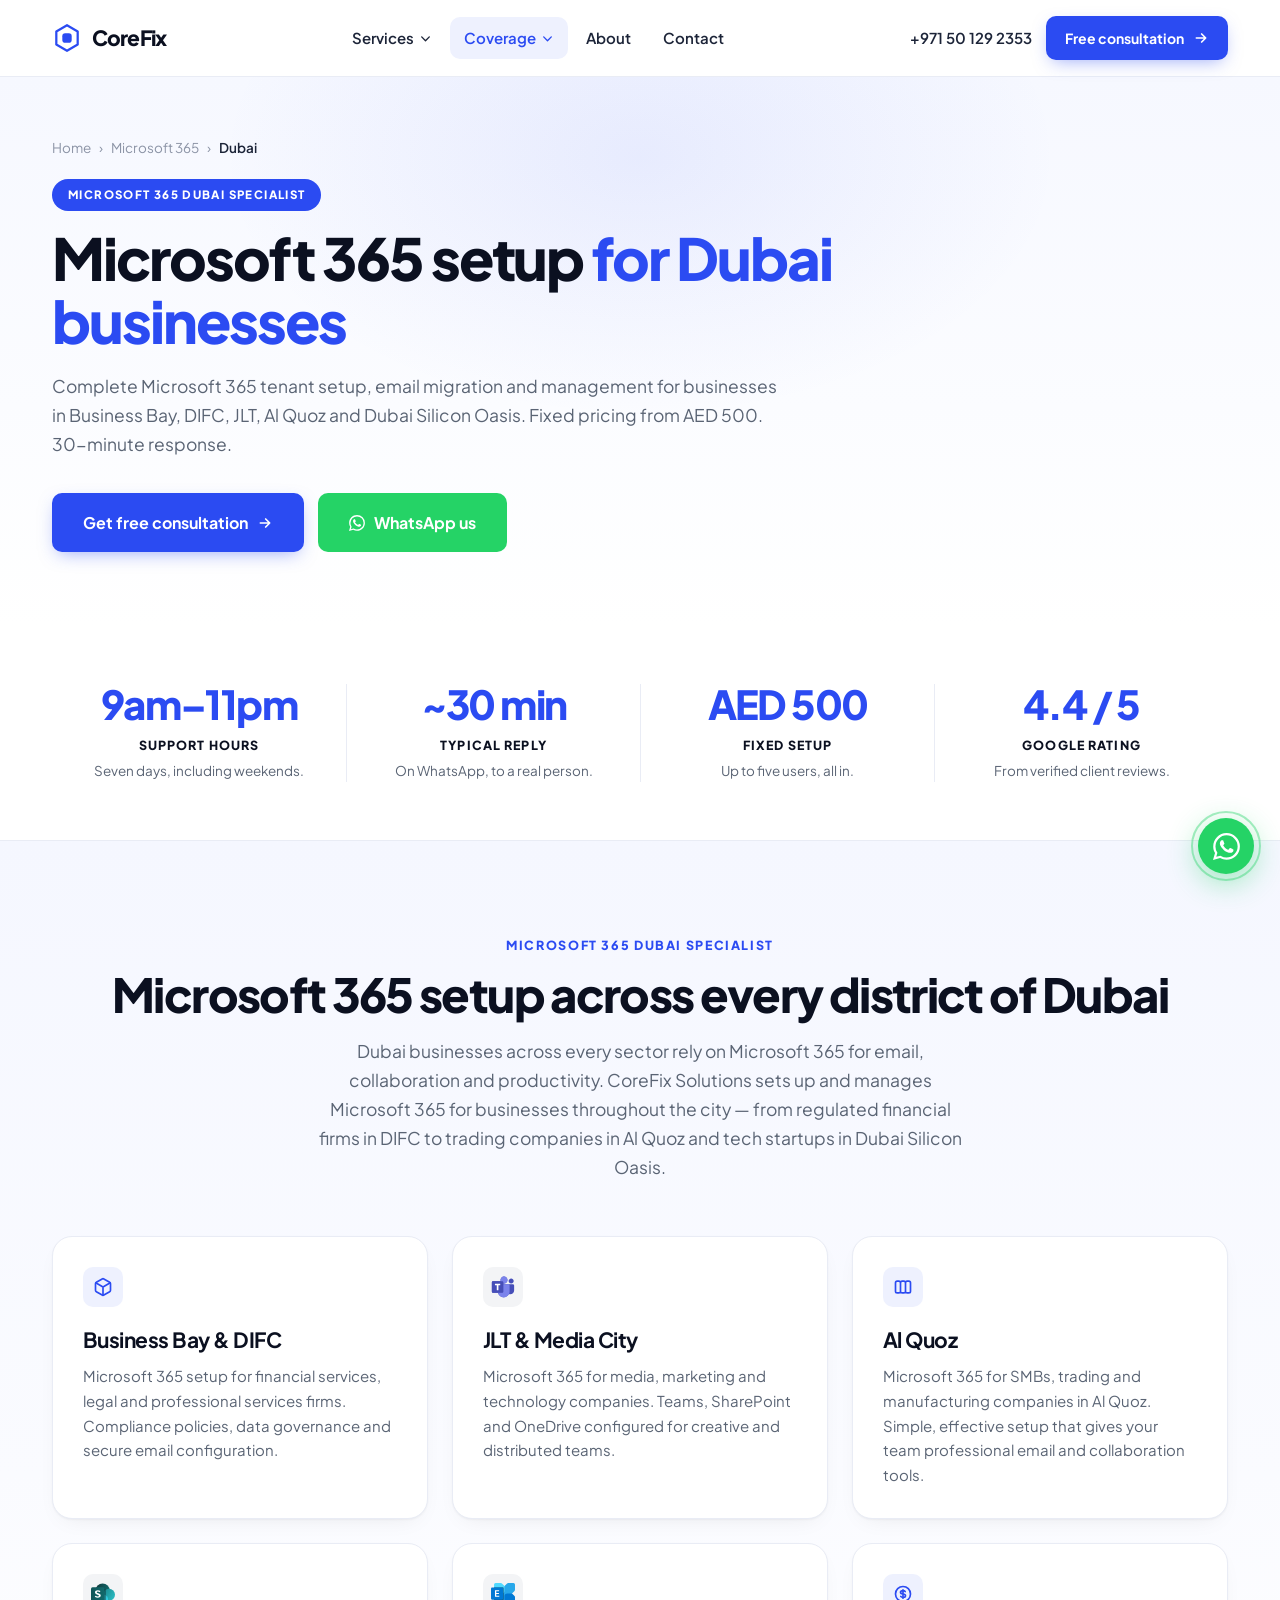
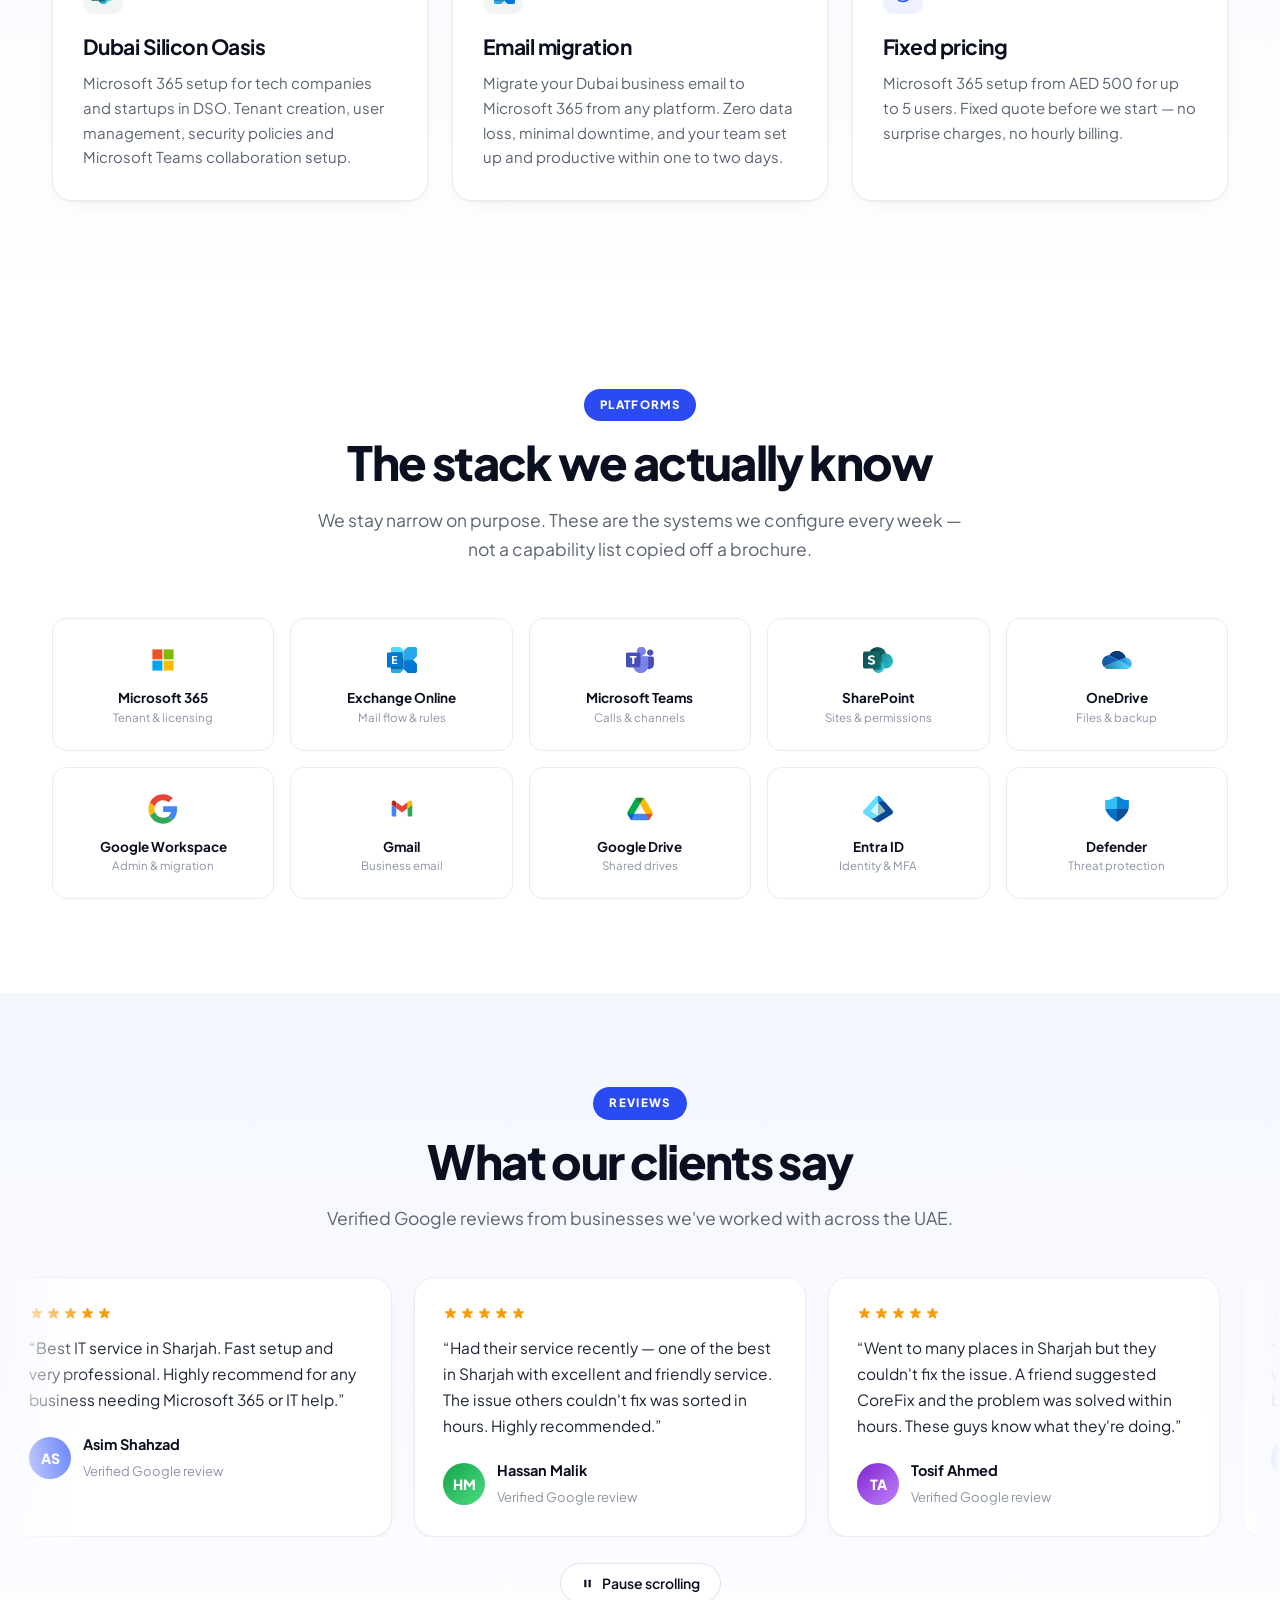
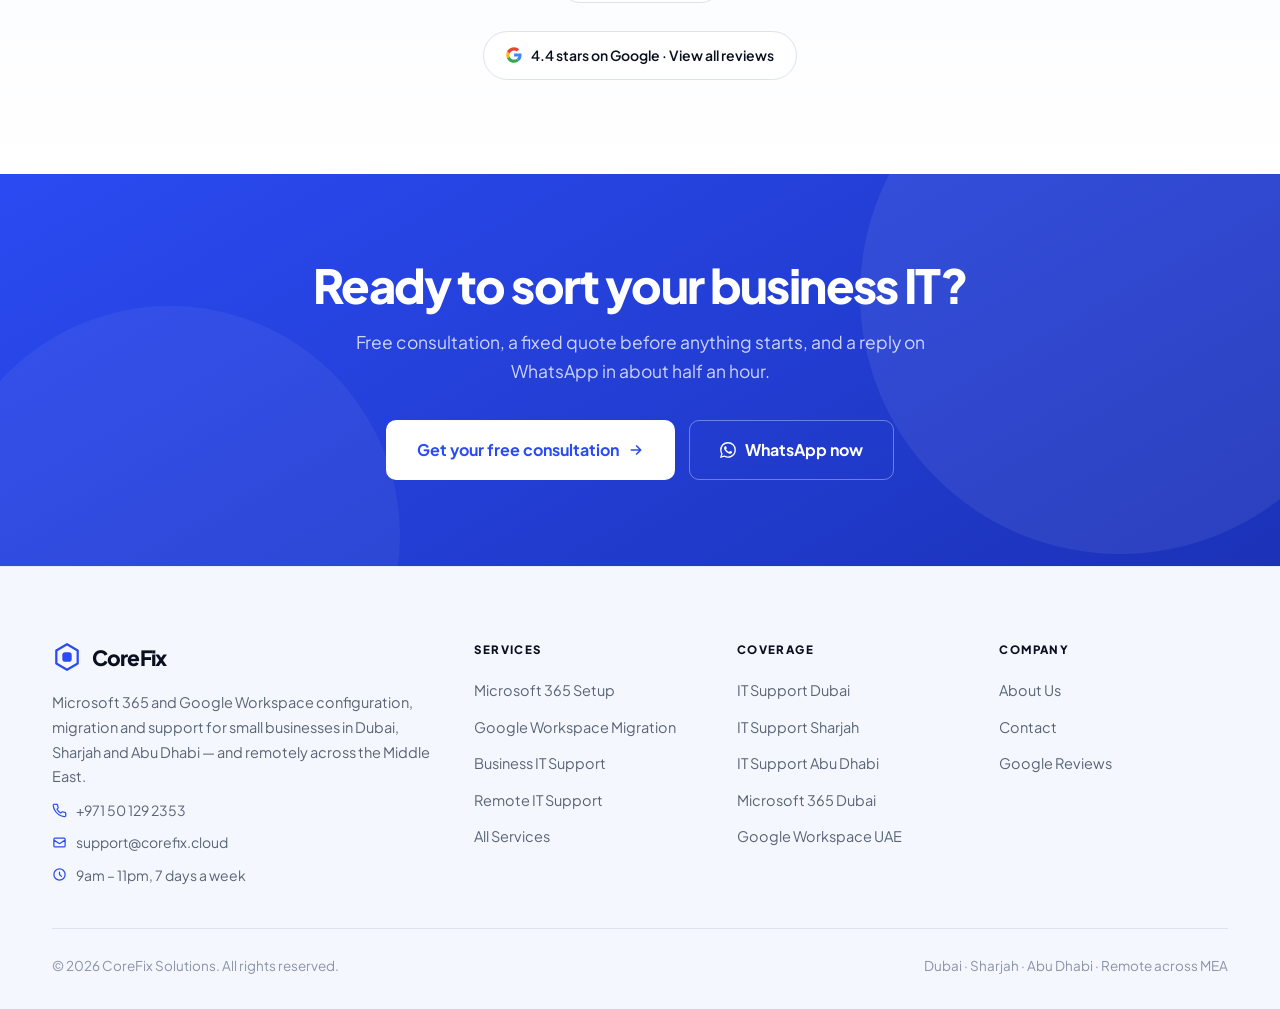
<file: microsoft-365-dubai.html>
<!DOCTYPE html>
<html lang="en">
<head>
<meta charset="UTF-8">
<meta name="viewport" content="width=device-width,initial-scale=1">
<meta name="author" content="CoreFix Solutions">
<meta name="robots" content="index, follow, max-snippet:-1, max-image-preview:large, max-video-preview:-1">
<meta name="geo.region" content="AE">
<meta name="geo.placename" content="Dubai, Sharjah, Abu Dhabi, United Arab Emirates">
<meta name="theme-color" content="#2B4BF2">
<link rel="preconnect" href="https://fonts.googleapis.com">
<link rel="preconnect" href="https://fonts.gstatic.com" crossorigin>
<link href="https://fonts.googleapis.com/css2?family=Plus+Jakarta+Sans:wght@400;500;600;700;800&family=IBM+Plex+Mono:wght@400;500&display=swap" rel="stylesheet">
<link rel="stylesheet" href="style.css">
<link rel="apple-touch-icon" sizes="180x180" href="apple-touch-icon.png">
<link rel="icon" type="image/png" sizes="32x32" href="favicon-32x32.png">
<link rel="icon" type="image/png" sizes="16x16" href="favicon-16x16.png">
<link rel="manifest" href="site.webmanifest">
<script async src="https://www.googletagmanager.com/gtag/js?id=G-E2PS5NH8T0"></script>
<script>window.dataLayer=window.dataLayer||[];function gtag(){dataLayer.push(arguments);}gtag('js',new Date());gtag('config','G-E2PS5NH8T0');</script>
<title>Microsoft 365 Setup Dubai | Business Bay, DIFC, JLT | CoreFix</title>
<meta name="description" content="Microsoft 365 setup and management for Dubai businesses &mdash; Business Bay, DIFC, JLT, Al Quoz, Dubai Silicon Oasis. Fixed pricing from AED 500. Free consultation.">
<meta name="keywords" content="Microsoft 365 Dubai, Office 365 setup Dubai, Microsoft 365 Business Bay, M365 DIFC, Microsoft Teams Dubai">
<link rel="canonical" href="https://corefix.cloud/microsoft-365-dubai.html">
<meta property="og:type" content="website">
<meta property="og:site_name" content="CoreFix Solutions">
<meta property="og:title" content="Microsoft 365 Setup Dubai | Business Bay, DIFC, JLT | CoreFix">
<meta property="og:description" content="Microsoft 365 setup and management for Dubai businesses &mdash; Business Bay, DIFC, JLT, Al Quoz, Dubai Silicon Oasis. Fixed pricing from AED 500. Free consultation.">
<meta property="og:url" content="https://corefix.cloud/microsoft-365-dubai.html">
<meta property="og:image" content="https://corefix.cloud/og-image.jpg">
<meta property="og:image:width" content="1200">
<meta property="og:image:height" content="630">
<meta property="og:locale" content="en_AE">
<meta name="twitter:card" content="summary_large_image">
<meta name="twitter:title" content="Microsoft 365 Setup Dubai | Business Bay, DIFC, JLT | CoreFix">
<meta name="twitter:description" content="Microsoft 365 setup and management for Dubai businesses &mdash; Business Bay, DIFC, JLT, Al Quoz, Dubai Silicon Oasis. Fixed pricing from AED 500. Free consultation.">
<meta name="twitter:image" content="https://corefix.cloud/og-image.jpg">
<script type="application/ld+json">{"@context":"https://schema.org","@type":"BreadcrumbList","itemListElement":[{"@type":"ListItem","position":1,"name":"Home","item":"https://corefix.cloud/"},{"@type":"ListItem","position":2,"name":"Microsoft 365","item":"https://corefix.cloud/microsoft-365.html"},{"@type":"ListItem","position":3,"name":"Dubai","item":"https://corefix.cloud/microsoft-365-dubai.html"}]}</script><script type="application/ld+json">{"@context":"https://schema.org","@type":"Service","serviceType":"Microsoft 365 Setup","provider":{"@type":"ProfessionalService","name":"CoreFix Solutions","url":"https://corefix.cloud/","telephone":"+971501292353"},"name":"Microsoft 365 Setup Dubai","description":"Microsoft 365 tenant setup, email migration and management for businesses across Dubai.","areaServed":{"@type":"City","name":"Dubai"},"offers":{"@type":"Offer","price":"500","priceCurrency":"AED"}}</script>
</head>
<body>
<a href="https://wa.me/971501292353?text=Hi%2C%20I%20need%20IT%20support%20for%20my%20business" target="_blank" rel="noopener noreferrer" class="wa" aria-label="Chat with us on WhatsApp"><span class="wa-r"></span><svg viewBox="0 0 24 24" fill="currentColor" aria-hidden="true"><path d="M17.5 14.4c-.3-.2-1.8-.9-2-1-.3-.1-.5-.1-.7.1-.2.3-.8 1-.9 1.2-.2.2-.4.2-.6.1-.3-.2-1.3-.5-2.4-1.5-.9-.8-1.5-1.8-1.7-2.1-.2-.3 0-.5.1-.6l.5-.5.3-.5c.1-.2 0-.4 0-.5-.1-.1-.7-1.6-.9-2.2-.2-.6-.5-.5-.7-.5h-.6c-.2 0-.5.1-.8.4-.3.3-1 1-1 2.5s1.1 2.9 1.2 3.1c.2.2 2.1 3.2 5.1 4.5.7.3 1.3.5 1.7.6.7.2 1.4.2 1.9.1.6-.1 1.8-.7 2-1.4.2-.7.2-1.3.2-1.4-.1-.1-.3-.2-.6-.4M12 21.8a9.9 9.9 0 0 1-5-1.4l-.4-.2-3.7 1 1-3.6-.2-.4A9.9 9.9 0 0 1 2.2 12 9.9 9.9 0 0 1 12 2.1a9.8 9.8 0 0 1 7 2.9 9.8 9.8 0 0 1 2.9 7A9.9 9.9 0 0 1 12 21.8m8.4-18.3A11.8 11.8 0 0 0 12 0C5.5 0 .2 5.3.2 11.9c0 2.1.5 4.1 1.6 5.9L0 24l6.3-1.7a11.9 11.9 0 0 0 5.7 1.5c6.6 0 11.9-5.3 11.9-11.9a11.8 11.8 0 0 0-3.5-8.4"/></svg></a>
<a href="#main" class="skip">Skip to content</a>
<nav class="nav"><div class="wrap nav-in">
  <a href="index.html" class="logo" aria-label="CoreFix Solutions home"><svg viewBox="0 0 32 32" fill="none" aria-hidden="true"><path d="M16 2.4 27.4 9v14L16 29.6 4.6 23V9L16 2.4Z" stroke="#2B4BF2" stroke-width="2.4" stroke-linejoin="round"/><rect x="11" y="11" width="10" height="10" rx="3" fill="#2B4BF2"/></svg>CoreFix</a>
  <ul class="nav-l">
    <li class="dd"><a href="services.html" class="ddt">Services <span class="dd-a"><svg fill="none" stroke="currentColor" stroke-width="2.5" stroke-linecap="round" stroke-linejoin="round" viewBox="0 0 24 24" aria-hidden="true"><path d="M19 9l-7 7-7-7"/></svg></span></a>
      <div class="dd-m">
        <a href="microsoft-365.html"><span class="dd-ic ico-w"><img src="logos/microsoft-365.svg" alt="Microsoft 365" class="blogo" width="48" height="48" loading="lazy" decoding="async"></span><span><span class="dd-t">Microsoft 365</span><span class="dd-s">Tenant setup &amp; migration</span></span></a>
        <a href="google-workspace.html"><span class="dd-ic ico-w"><img src="logos/google-workspace.svg" alt="Google Workspace" class="blogo" width="48" height="48" loading="lazy" decoding="async"></span><span><span class="dd-t">Google Workspace</span><span class="dd-s">Migration &amp; admin setup</span></span></a>
        <a href="it-support.html"><span class="dd-ic"><svg fill="none" stroke="currentColor" stroke-width="2" stroke-linecap="round" stroke-linejoin="round" viewBox="0 0 24 24" aria-hidden="true"><path d="M9.8 17 9 20l-1 1h8l-1-1-.8-3M3 13h18M5 17h14a2 2 0 0 0 2-2V5a2 2 0 0 0-2-2H5a2 2 0 0 0-2 2v10a2 2 0 0 0 2 2Z"/></svg></span><span><span class="dd-t">IT Support</span><span class="dd-s">Ongoing &amp; project work</span></span></a>
        <div class="dd-sep"></div>
        <a href="remote-support.html"><span class="dd-ic" style="background:var(--green-b)"><svg fill="none" stroke="currentColor" stroke-width="2" stroke-linecap="round" stroke-linejoin="round" viewBox="0 0 24 24" aria-hidden="true"><path d="M13 10V3L4 14h7v7l9-11h-7Z"/></svg></span><span><span class="dd-t" style="color:var(--green-t)">Remote Support</span><span class="dd-s">Available now · UAE-wide</span></span></a>
      </div>
    </li>
    <li class="dd"><a href="it-support-dubai.html" class="ddt on">Coverage <span class="dd-a"><svg fill="none" stroke="currentColor" stroke-width="2.5" stroke-linecap="round" stroke-linejoin="round" viewBox="0 0 24 24" aria-hidden="true"><path d="M19 9l-7 7-7-7"/></svg></span></a>
      <div class="dd-m">
        <a href="it-support-dubai.html"><span class="dd-ic"><svg fill="none" stroke="currentColor" stroke-width="2" stroke-linecap="round" stroke-linejoin="round" viewBox="0 0 24 24" aria-hidden="true"><path d="M20 10c0 6-8 12-8 12s-8-6-8-12a8 8 0 0 1 16 0Z"/><circle cx="12" cy="10" r="3"/></svg></span><span><span class="dd-t">Dubai</span><span class="dd-s">On-site &amp; remote</span></span></a>
        <a href="it-support-sharjah.html"><span class="dd-ic"><svg fill="none" stroke="currentColor" stroke-width="2" stroke-linecap="round" stroke-linejoin="round" viewBox="0 0 24 24" aria-hidden="true"><path d="M20 10c0 6-8 12-8 12s-8-6-8-12a8 8 0 0 1 16 0Z"/><circle cx="12" cy="10" r="3"/></svg></span><span><span class="dd-t">Sharjah</span><span class="dd-s">Our base · same-day on-site</span></span></a>
        <a href="it-support-abu-dhabi.html"><span class="dd-ic"><svg fill="none" stroke="currentColor" stroke-width="2" stroke-linecap="round" stroke-linejoin="round" viewBox="0 0 24 24" aria-hidden="true"><path d="M20 10c0 6-8 12-8 12s-8-6-8-12a8 8 0 0 1 16 0Z"/><circle cx="12" cy="10" r="3"/></svg></span><span><span class="dd-t">Abu Dhabi</span><span class="dd-s">Remote delivery</span></span></a>
        <div class="dd-sep"></div>
        <a href="microsoft-365-dubai.html"><span class="dd-ic ico-w"><img src="logos/microsoft-365.svg" alt="Microsoft 365" class="blogo" width="48" height="48" loading="lazy" decoding="async"></span><span><span class="dd-t">Microsoft 365 Dubai</span><span class="dd-s">Business Bay, DIFC, JLT</span></span></a>
        <a href="google-workspace-uae.html"><span class="dd-ic ico-w"><img src="logos/google-workspace.svg" alt="Google Workspace" class="blogo" width="48" height="48" loading="lazy" decoding="async"></span><span><span class="dd-t">Google Workspace UAE</span><span class="dd-s">Across all emirates</span></span></a>
      </div>
    </li>
    <li><a href="about.html" class="">About</a></li>
    <li><a href="contact.html" class="">Contact</a></li>
  </ul>
  <div class="nav-r">
    <a href="tel:+971501292353" class="nav-tel">+971 50 129 2353</a>
    <a href="contact.html" class="btn b-blue b-sm">Free consultation <span class="arw"><svg fill="none" stroke="currentColor" stroke-width="2.5" stroke-linecap="round" stroke-linejoin="round" viewBox="0 0 24 24" aria-hidden="true"><path d="M5 12h14M13 6l6 6-6 6"/></svg></span></a>
    <button class="ham" id="ham" aria-label="Open menu" aria-expanded="false"><svg fill="none" stroke="currentColor" stroke-width="2" stroke-linecap="round" stroke-linejoin="round" viewBox="0 0 24 24" aria-hidden="true"><path d="M19 9l-7 7-7-7"/></svg></button>
  </div>
</div></nav>

<div class="mnav" id="mnav">
  <div class="mnav-top">
    <a href="index.html" class="logo"><svg viewBox="0 0 32 32" fill="none" aria-hidden="true"><path d="M16 2.4 27.4 9v14L16 29.6 4.6 23V9L16 2.4Z" stroke="#2B4BF2" stroke-width="2.4" stroke-linejoin="round"/><rect x="11" y="11" width="10" height="10" rx="3" fill="#2B4BF2"/></svg>CoreFix</a>
    <button class="ham" id="hamx" aria-label="Close menu"><svg fill="none" stroke="currentColor" stroke-width="2.5" stroke-linecap="round" stroke-linejoin="round" viewBox="0 0 24 24" aria-hidden="true"><path d="M12 5v14M5 12h14"/></svg></button>
  </div>
  <p class="mnav-h">Services</p>
  <a href="microsoft-365.html" class="mi"><span class="dd-ic ico-w"><img src="logos/microsoft-365.svg" alt="Microsoft 365" class="blogo" width="48" height="48" loading="lazy" decoding="async"></span>Microsoft 365 Setup</a>
  <a href="google-workspace.html" class="mi"><span class="dd-ic ico-w"><img src="logos/google-workspace.svg" alt="Google Workspace" class="blogo" width="48" height="48" loading="lazy" decoding="async"></span>Google Workspace</a>
  <a href="it-support.html" class="mi"><span class="dd-ic"><svg fill="none" stroke="currentColor" stroke-width="2" stroke-linecap="round" stroke-linejoin="round" viewBox="0 0 24 24" aria-hidden="true"><path d="M9.8 17 9 20l-1 1h8l-1-1-.8-3M3 13h18M5 17h14a2 2 0 0 0 2-2V5a2 2 0 0 0-2-2H5a2 2 0 0 0-2 2v10a2 2 0 0 0 2 2Z"/></svg></span>IT Support</a>
  <a href="remote-support.html" class="mi"><span class="dd-ic" style="background:var(--green-b)"><svg fill="none" stroke="currentColor" stroke-width="2" stroke-linecap="round" stroke-linejoin="round" viewBox="0 0 24 24" aria-hidden="true"><path d="M13 10V3L4 14h7v7l9-11h-7Z"/></svg></span>Remote Support</a>
  <p class="mnav-h">Coverage</p>
  <a href="it-support-dubai.html" class="mi"><span class="dd-ic"><svg fill="none" stroke="currentColor" stroke-width="2" stroke-linecap="round" stroke-linejoin="round" viewBox="0 0 24 24" aria-hidden="true"><path d="M20 10c0 6-8 12-8 12s-8-6-8-12a8 8 0 0 1 16 0Z"/><circle cx="12" cy="10" r="3"/></svg></span>Dubai</a>
  <a href="it-support-sharjah.html" class="mi"><span class="dd-ic"><svg fill="none" stroke="currentColor" stroke-width="2" stroke-linecap="round" stroke-linejoin="round" viewBox="0 0 24 24" aria-hidden="true"><path d="M20 10c0 6-8 12-8 12s-8-6-8-12a8 8 0 0 1 16 0Z"/><circle cx="12" cy="10" r="3"/></svg></span>Sharjah</a>
  <a href="it-support-abu-dhabi.html" class="mi"><span class="dd-ic"><svg fill="none" stroke="currentColor" stroke-width="2" stroke-linecap="round" stroke-linejoin="round" viewBox="0 0 24 24" aria-hidden="true"><path d="M20 10c0 6-8 12-8 12s-8-6-8-12a8 8 0 0 1 16 0Z"/><circle cx="12" cy="10" r="3"/></svg></span>Abu Dhabi</a>
  <a href="services.html" class="ml">All Services</a>
  <a href="about.html" class="ml">About</a>
  <a href="contact.html" class="ml">Contact</a>
  <div class="mnav-cta">
    <a href="contact.html" class="btn b-blue b-lg b-full">Free consultation</a>
    <a href="https://wa.me/971501292353?text=Hi%2C%20I%20need%20IT%20support%20for%20my%20business" target="_blank" rel="noopener" class="btn b-wa b-lg b-full">WhatsApp us</a>
  </div>
</div>
<main id="main">
<header class="phero"><div class="wrap"><div class="phero-in">
  <nav class="crumb" aria-label="Breadcrumb"><a href="index.html">Home</a><span>&rsaquo;</span><a href="microsoft-365.html">Microsoft 365</a><span>&rsaquo;</span><span class="on">Dubai</span></nav>
  <span class="eb-pill">Microsoft 365 Dubai specialist</span>
  <h1 class="h1">Microsoft 365 setup <span style="color:var(--blue)">for Dubai businesses</span></h1>
  <p class="lead">Complete Microsoft 365 tenant setup, email migration and management for businesses in Business Bay, DIFC, JLT, Al Quoz and Dubai Silicon Oasis. Fixed pricing from AED 500. 30-minute response.</p>
  <div class="hero-cta">
    <a href="contact.html" class="btn b-blue b-lg">Get free consultation <span class="arw"><svg fill="none" stroke="currentColor" stroke-width="2.5" stroke-linecap="round" stroke-linejoin="round" viewBox="0 0 24 24" aria-hidden="true"><path d="M5 12h14M13 6l6 6-6 6"/></svg></span></a>
    <a href="https://wa.me/971501292353?text=Hi%2C%20I%20need%20IT%20support%20for%20my%20business" target="_blank" rel="noopener" class="btn b-wa b-lg"><svg viewBox="0 0 24 24" fill="currentColor" aria-hidden="true"><path d="M17.5 14.4c-.3-.2-1.8-.9-2-1-.3-.1-.5-.1-.7.1-.2.3-.8 1-.9 1.2-.2.2-.4.2-.6.1-.3-.2-1.3-.5-2.4-1.5-.9-.8-1.5-1.8-1.7-2.1-.2-.3 0-.5.1-.6l.5-.5.3-.5c.1-.2 0-.4 0-.5-.1-.1-.7-1.6-.9-2.2-.2-.6-.5-.5-.7-.5h-.6c-.2 0-.5.1-.8.4-.3.3-1 1-1 2.5s1.1 2.9 1.2 3.1c.2.2 2.1 3.2 5.1 4.5.7.3 1.3.5 1.7.6.7.2 1.4.2 1.9.1.6-.1 1.8-.7 2-1.4.2-.7.2-1.3.2-1.4-.1-.1-.3-.2-.6-.4M12 21.8a9.9 9.9 0 0 1-5-1.4l-.4-.2-3.7 1 1-3.6-.2-.4A9.9 9.9 0 0 1 2.2 12 9.9 9.9 0 0 1 12 2.1a9.8 9.8 0 0 1 7 2.9 9.8 9.8 0 0 1 2.9 7A9.9 9.9 0 0 1 12 21.8m8.4-18.3A11.8 11.8 0 0 0 12 0C5.5 0 .2 5.3.2 11.9c0 2.1.5 4.1 1.6 5.9L0 24l6.3-1.7a11.9 11.9 0 0 0 5.7 1.5c6.6 0 11.9-5.3 11.9-11.9a11.8 11.8 0 0 0-3.5-8.4"/></svg> WhatsApp us</a>
  </div>
</div></div></header>

<section class="stats"><div class="wrap stats-g">
  <div class="stat"><div class="stat-n">9am&ndash;11pm</div><div class="stat-k">Support hours</div><div class="stat-d">Seven days, including weekends.</div></div>
  <div class="stat"><div class="stat-n">~30 min</div><div class="stat-k">Typical reply</div><div class="stat-d">On WhatsApp, to a real person.</div></div>
  <div class="stat"><div class="stat-n">AED 500</div><div class="stat-k">Fixed setup</div><div class="stat-d">Up to five users, all in.</div></div>
  <div class="stat"><div class="stat-n">4.4 / 5</div><div class="stat-k">Google rating</div><div class="stat-d">From verified client reviews.</div></div>
</div></section>

<section class="sec sec-lav"><div class="wrap">
  <div class="sec-hd rv" style="text-align:center">
    <span class="eb">Microsoft 365 Dubai specialist</span>
    <h2 class="h2">Microsoft 365 setup across every district of Dubai</h2>
    <p class="lead lead-c">Dubai businesses across every sector rely on Microsoft 365 for email, collaboration and productivity. CoreFix Solutions sets up and manages Microsoft 365 for businesses throughout the city &mdash; from regulated financial firms in DIFC to trading companies in Al Quoz and tech startups in Dubai Silicon Oasis.</p>
  </div>
  <div class="fg3"><article class="fc rv "><div class="fc-top"><span class="ico"><svg fill="none" stroke="currentColor" stroke-width="2" stroke-linecap="round" stroke-linejoin="round" viewBox="0 0 24 24" aria-hidden="true"><path d="M21 16V8a2 2 0 0 0-1-1.7l-7-4a2 2 0 0 0-2 0l-7 4A2 2 0 0 0 3 8v8a2 2 0 0 0 1 1.7l7 4a2 2 0 0 0 2 0l7-4A2 2 0 0 0 21 16Z"/><path d="m3.3 7 8.7 5 8.7-5M12 22V12"/></svg></span></div><h3 class="h3">Business Bay &amp; DIFC</h3><p>Microsoft 365 setup for financial services, legal and professional services firms. Compliance policies, data governance and secure email configuration.</p></article><article class="fc rv rv-1"><div class="fc-top"><span class="ico ico-w"><img src="logos/teams.svg" alt="Microsoft Teams" class="blogo" width="48" height="48" loading="lazy" decoding="async"></span></div><h3 class="h3">JLT &amp; Media City</h3><p>Microsoft 365 for media, marketing and technology companies. Teams, SharePoint and OneDrive configured for creative and distributed teams.</p></article><article class="fc rv rv-2"><div class="fc-top"><span class="ico"><svg fill="none" stroke="currentColor" stroke-width="2" stroke-linecap="round" stroke-linejoin="round" viewBox="0 0 24 24" aria-hidden="true"><path d="M9 17V7m0 10a2 2 0 0 1-2 2H5a2 2 0 0 1-2-2V7a2 2 0 0 1 2-2h2a2 2 0 0 1 2 2m0 10a2 2 0 0 0 2 2h2a2 2 0 0 0 2-2M9 7a2 2 0 0 1 2-2h2a2 2 0 0 1 2 2m0 10V7m0 10a2 2 0 0 0 2 2h2a2 2 0 0 0 2-2V7a2 2 0 0 0-2-2h-2a2 2 0 0 0-2 2"/></svg></span></div><h3 class="h3">Al Quoz</h3><p>Microsoft 365 for SMBs, trading and manufacturing companies in Al Quoz. Simple, effective setup that gives your team professional email and collaboration tools.</p></article><article class="fc rv "><div class="fc-top"><span class="ico ico-w"><img src="logos/sharepoint.svg" alt="Microsoft SharePoint" class="blogo" width="48" height="48" loading="lazy" decoding="async"></span></div><h3 class="h3">Dubai Silicon Oasis</h3><p>Microsoft 365 setup for tech companies and startups in DSO. Tenant creation, user management, security policies and Microsoft Teams collaboration setup.</p></article><article class="fc rv rv-1"><div class="fc-top"><span class="ico ico-w"><img src="logos/exchange.svg" alt="Microsoft Exchange Online" class="blogo" width="48" height="48" loading="lazy" decoding="async"></span></div><h3 class="h3">Email migration</h3><p>Migrate your Dubai business email to Microsoft 365 from any platform. Zero data loss, minimal downtime, and your team set up and productive within one to two days.</p></article><article class="fc rv rv-2"><div class="fc-top"><span class="ico"><svg fill="none" stroke="currentColor" stroke-width="2" stroke-linecap="round" stroke-linejoin="round" viewBox="0 0 24 24" aria-hidden="true"><circle cx="12" cy="12" r="9"/><path d="M12 8c-1.7 0-3 .9-3 2s1.3 2 3 2 3 .9 3 2-1.3 2-3 2m0-8c1.1 0 2.1.4 2.6 1M12 8V7m0 1v8m0 0v1m0-1c-1.1 0-2.1-.4-2.6-1"/></svg></span></div><h3 class="h3">Fixed pricing</h3><p>Microsoft 365 setup from AED 500 for up to 5 users. Fixed quote before we start &mdash; no surprise charges, no hourly billing.</p></article></div>
</div></section>

<section class="sec"><div class="wrap">
  <div class="sec-hd rv" style="text-align:center">
    <span class="eb-pill eb-pill-c">Platforms</span>
    <h2 class="h2">The stack we actually know</h2>
    <p class="lead lead-c">We stay narrow on purpose. These are the systems we configure every week &mdash; not a capability list copied off a brochure.</p>
  </div>
  <div class="pg rv">
    <div class="pgi"><div class="pgi-ic"><img src="logos/microsoft-365.svg" alt="Microsoft 365" class="blogo" width="48" height="48" loading="lazy" decoding="async"></div><b>Microsoft 365</b><small>Tenant &amp; licensing</small></div>
    <div class="pgi"><div class="pgi-ic"><img src="logos/exchange.svg" alt="Microsoft Exchange Online" class="blogo" width="48" height="48" loading="lazy" decoding="async"></div><b>Exchange Online</b><small>Mail flow &amp; rules</small></div>
    <div class="pgi"><div class="pgi-ic"><img src="logos/teams.svg" alt="Microsoft Teams" class="blogo" width="48" height="48" loading="lazy" decoding="async"></div><b>Microsoft Teams</b><small>Calls &amp; channels</small></div>
    <div class="pgi"><div class="pgi-ic"><img src="logos/sharepoint.svg" alt="Microsoft SharePoint" class="blogo" width="48" height="48" loading="lazy" decoding="async"></div><b>SharePoint</b><small>Sites &amp; permissions</small></div>
    <div class="pgi"><div class="pgi-ic"><img src="logos/onedrive.svg" alt="Microsoft OneDrive" class="blogo" width="48" height="48" loading="lazy" decoding="async"></div><b>OneDrive</b><small>Files &amp; backup</small></div>
    <div class="pgi"><div class="pgi-ic"><img src="logos/google-workspace.svg" alt="Google Workspace" class="blogo" width="48" height="48" loading="lazy" decoding="async"></div><b>Google Workspace</b><small>Admin &amp; migration</small></div>
    <div class="pgi"><div class="pgi-ic"><img src="logos/gmail.svg" alt="Gmail" class="blogo" width="48" height="48" loading="lazy" decoding="async"></div><b>Gmail</b><small>Business email</small></div>
    <div class="pgi"><div class="pgi-ic"><img src="logos/drive.svg" alt="Google Drive" class="blogo" width="48" height="48" loading="lazy" decoding="async"></div><b>Google Drive</b><small>Shared drives</small></div>
    <div class="pgi"><div class="pgi-ic"><img src="logos/entra-id.svg" alt="Microsoft Entra ID" class="blogo" width="48" height="48" loading="lazy" decoding="async"></div><b>Entra ID</b><small>Identity &amp; MFA</small></div>
    <div class="pgi"><div class="pgi-ic"><img src="logos/defender.svg" alt="Microsoft Defender" class="blogo" width="48" height="48" loading="lazy" decoding="async"></div><b>Defender</b><small>Threat protection</small></div>
  </div>
</div></section>
<section class="sec sec-lav">
  <div class="wrap"><div style="text-align:center" class="rv">
    <span class="eb-pill eb-pill-c">Reviews</span>
    <h2 class="h2">What our clients say</h2>
    <p class="lead lead-c">Verified Google reviews from businesses we've worked with across the UAE.</p>
  </div></div>
  <div class="mq"><div class="mq-t" id="mqt"><article class="tcard"><div class="stars"><svg viewBox="0 0 20 20" fill="currentColor" aria-hidden="true"><path d="M9.05 2.93c.3-.92 1.6-.92 1.9 0l1.07 3.29a1 1 0 0 0 .95.69h3.46c.97 0 1.37 1.24.59 1.81l-2.8 2.03a1 1 0 0 0-.37 1.12l1.07 3.29c.3.92-.75 1.69-1.54 1.12l-2.8-2.04a1 1 0 0 0-1.17 0l-2.8 2.04c-.79.57-1.84-.2-1.54-1.12l1.07-3.29a1 1 0 0 0-.36-1.12l-2.8-2.03c-.79-.57-.38-1.81.58-1.81h3.47a1 1 0 0 0 .95-.69l1.07-3.29Z"/></svg><svg viewBox="0 0 20 20" fill="currentColor" aria-hidden="true"><path d="M9.05 2.93c.3-.92 1.6-.92 1.9 0l1.07 3.29a1 1 0 0 0 .95.69h3.46c.97 0 1.37 1.24.59 1.81l-2.8 2.03a1 1 0 0 0-.37 1.12l1.07 3.29c.3.92-.75 1.69-1.54 1.12l-2.8-2.04a1 1 0 0 0-1.17 0l-2.8 2.04c-.79.57-1.84-.2-1.54-1.12l1.07-3.29a1 1 0 0 0-.36-1.12l-2.8-2.03c-.79-.57-.38-1.81.58-1.81h3.47a1 1 0 0 0 .95-.69l1.07-3.29Z"/></svg><svg viewBox="0 0 20 20" fill="currentColor" aria-hidden="true"><path d="M9.05 2.93c.3-.92 1.6-.92 1.9 0l1.07 3.29a1 1 0 0 0 .95.69h3.46c.97 0 1.37 1.24.59 1.81l-2.8 2.03a1 1 0 0 0-.37 1.12l1.07 3.29c.3.92-.75 1.69-1.54 1.12l-2.8-2.04a1 1 0 0 0-1.17 0l-2.8 2.04c-.79.57-1.84-.2-1.54-1.12l1.07-3.29a1 1 0 0 0-.36-1.12l-2.8-2.03c-.79-.57-.38-1.81.58-1.81h3.47a1 1 0 0 0 .95-.69l1.07-3.29Z"/></svg><svg viewBox="0 0 20 20" fill="currentColor" aria-hidden="true"><path d="M9.05 2.93c.3-.92 1.6-.92 1.9 0l1.07 3.29a1 1 0 0 0 .95.69h3.46c.97 0 1.37 1.24.59 1.81l-2.8 2.03a1 1 0 0 0-.37 1.12l1.07 3.29c.3.92-.75 1.69-1.54 1.12l-2.8-2.04a1 1 0 0 0-1.17 0l-2.8 2.04c-.79.57-1.84-.2-1.54-1.12l1.07-3.29a1 1 0 0 0-.36-1.12l-2.8-2.03c-.79-.57-.38-1.81.58-1.81h3.47a1 1 0 0 0 .95-.69l1.07-3.29Z"/></svg><svg viewBox="0 0 20 20" fill="currentColor" aria-hidden="true"><path d="M9.05 2.93c.3-.92 1.6-.92 1.9 0l1.07 3.29a1 1 0 0 0 .95.69h3.46c.97 0 1.37 1.24.59 1.81l-2.8 2.03a1 1 0 0 0-.37 1.12l1.07 3.29c.3.92-.75 1.69-1.54 1.12l-2.8-2.04a1 1 0 0 0-1.17 0l-2.8 2.04c-.79.57-1.84-.2-1.54-1.12l1.07-3.29a1 1 0 0 0-.36-1.12l-2.8-2.03c-.79-.57-.38-1.81.58-1.81h3.47a1 1 0 0 0 .95-.69l1.07-3.29Z"/></svg></div><p>&ldquo;Best IT service in Sharjah. Fast setup and very professional. Highly recommend for any business needing Microsoft 365 or IT help.&rdquo;</p><div class="tw"><span class="av" style="background:linear-gradient(135deg,#2B4BF2,#5B7CFF)">AS</span><span><b>Asim Shahzad</b><small>Verified Google review</small></span></div></article><article class="tcard"><div class="stars"><svg viewBox="0 0 20 20" fill="currentColor" aria-hidden="true"><path d="M9.05 2.93c.3-.92 1.6-.92 1.9 0l1.07 3.29a1 1 0 0 0 .95.69h3.46c.97 0 1.37 1.24.59 1.81l-2.8 2.03a1 1 0 0 0-.37 1.12l1.07 3.29c.3.92-.75 1.69-1.54 1.12l-2.8-2.04a1 1 0 0 0-1.17 0l-2.8 2.04c-.79.57-1.84-.2-1.54-1.12l1.07-3.29a1 1 0 0 0-.36-1.12l-2.8-2.03c-.79-.57-.38-1.81.58-1.81h3.47a1 1 0 0 0 .95-.69l1.07-3.29Z"/></svg><svg viewBox="0 0 20 20" fill="currentColor" aria-hidden="true"><path d="M9.05 2.93c.3-.92 1.6-.92 1.9 0l1.07 3.29a1 1 0 0 0 .95.69h3.46c.97 0 1.37 1.24.59 1.81l-2.8 2.03a1 1 0 0 0-.37 1.12l1.07 3.29c.3.92-.75 1.69-1.54 1.12l-2.8-2.04a1 1 0 0 0-1.17 0l-2.8 2.04c-.79.57-1.84-.2-1.54-1.12l1.07-3.29a1 1 0 0 0-.36-1.12l-2.8-2.03c-.79-.57-.38-1.81.58-1.81h3.47a1 1 0 0 0 .95-.69l1.07-3.29Z"/></svg><svg viewBox="0 0 20 20" fill="currentColor" aria-hidden="true"><path d="M9.05 2.93c.3-.92 1.6-.92 1.9 0l1.07 3.29a1 1 0 0 0 .95.69h3.46c.97 0 1.37 1.24.59 1.81l-2.8 2.03a1 1 0 0 0-.37 1.12l1.07 3.29c.3.92-.75 1.69-1.54 1.12l-2.8-2.04a1 1 0 0 0-1.17 0l-2.8 2.04c-.79.57-1.84-.2-1.54-1.12l1.07-3.29a1 1 0 0 0-.36-1.12l-2.8-2.03c-.79-.57-.38-1.81.58-1.81h3.47a1 1 0 0 0 .95-.69l1.07-3.29Z"/></svg><svg viewBox="0 0 20 20" fill="currentColor" aria-hidden="true"><path d="M9.05 2.93c.3-.92 1.6-.92 1.9 0l1.07 3.29a1 1 0 0 0 .95.69h3.46c.97 0 1.37 1.24.59 1.81l-2.8 2.03a1 1 0 0 0-.37 1.12l1.07 3.29c.3.92-.75 1.69-1.54 1.12l-2.8-2.04a1 1 0 0 0-1.17 0l-2.8 2.04c-.79.57-1.84-.2-1.54-1.12l1.07-3.29a1 1 0 0 0-.36-1.12l-2.8-2.03c-.79-.57-.38-1.81.58-1.81h3.47a1 1 0 0 0 .95-.69l1.07-3.29Z"/></svg><svg viewBox="0 0 20 20" fill="currentColor" aria-hidden="true"><path d="M9.05 2.93c.3-.92 1.6-.92 1.9 0l1.07 3.29a1 1 0 0 0 .95.69h3.46c.97 0 1.37 1.24.59 1.81l-2.8 2.03a1 1 0 0 0-.37 1.12l1.07 3.29c.3.92-.75 1.69-1.54 1.12l-2.8-2.04a1 1 0 0 0-1.17 0l-2.8 2.04c-.79.57-1.84-.2-1.54-1.12l1.07-3.29a1 1 0 0 0-.36-1.12l-2.8-2.03c-.79-.57-.38-1.81.58-1.81h3.47a1 1 0 0 0 .95-.69l1.07-3.29Z"/></svg></div><p>&ldquo;Had their service recently &mdash; one of the best in Sharjah with excellent and friendly service. The issue others couldn't fix was sorted in hours. Highly recommended.&rdquo;</p><div class="tw"><span class="av" style="background:linear-gradient(135deg,#16A34A,#4ADE80)">HM</span><span><b>Hassan Malik</b><small>Verified Google review</small></span></div></article><article class="tcard"><div class="stars"><svg viewBox="0 0 20 20" fill="currentColor" aria-hidden="true"><path d="M9.05 2.93c.3-.92 1.6-.92 1.9 0l1.07 3.29a1 1 0 0 0 .95.69h3.46c.97 0 1.37 1.24.59 1.81l-2.8 2.03a1 1 0 0 0-.37 1.12l1.07 3.29c.3.92-.75 1.69-1.54 1.12l-2.8-2.04a1 1 0 0 0-1.17 0l-2.8 2.04c-.79.57-1.84-.2-1.54-1.12l1.07-3.29a1 1 0 0 0-.36-1.12l-2.8-2.03c-.79-.57-.38-1.81.58-1.81h3.47a1 1 0 0 0 .95-.69l1.07-3.29Z"/></svg><svg viewBox="0 0 20 20" fill="currentColor" aria-hidden="true"><path d="M9.05 2.93c.3-.92 1.6-.92 1.9 0l1.07 3.29a1 1 0 0 0 .95.69h3.46c.97 0 1.37 1.24.59 1.81l-2.8 2.03a1 1 0 0 0-.37 1.12l1.07 3.29c.3.92-.75 1.69-1.54 1.12l-2.8-2.04a1 1 0 0 0-1.17 0l-2.8 2.04c-.79.57-1.84-.2-1.54-1.12l1.07-3.29a1 1 0 0 0-.36-1.12l-2.8-2.03c-.79-.57-.38-1.81.58-1.81h3.47a1 1 0 0 0 .95-.69l1.07-3.29Z"/></svg><svg viewBox="0 0 20 20" fill="currentColor" aria-hidden="true"><path d="M9.05 2.93c.3-.92 1.6-.92 1.9 0l1.07 3.29a1 1 0 0 0 .95.69h3.46c.97 0 1.37 1.24.59 1.81l-2.8 2.03a1 1 0 0 0-.37 1.12l1.07 3.29c.3.92-.75 1.69-1.54 1.12l-2.8-2.04a1 1 0 0 0-1.17 0l-2.8 2.04c-.79.57-1.84-.2-1.54-1.12l1.07-3.29a1 1 0 0 0-.36-1.12l-2.8-2.03c-.79-.57-.38-1.81.58-1.81h3.47a1 1 0 0 0 .95-.69l1.07-3.29Z"/></svg><svg viewBox="0 0 20 20" fill="currentColor" aria-hidden="true"><path d="M9.05 2.93c.3-.92 1.6-.92 1.9 0l1.07 3.29a1 1 0 0 0 .95.69h3.46c.97 0 1.37 1.24.59 1.81l-2.8 2.03a1 1 0 0 0-.37 1.12l1.07 3.29c.3.92-.75 1.69-1.54 1.12l-2.8-2.04a1 1 0 0 0-1.17 0l-2.8 2.04c-.79.57-1.84-.2-1.54-1.12l1.07-3.29a1 1 0 0 0-.36-1.12l-2.8-2.03c-.79-.57-.38-1.81.58-1.81h3.47a1 1 0 0 0 .95-.69l1.07-3.29Z"/></svg><svg viewBox="0 0 20 20" fill="currentColor" aria-hidden="true"><path d="M9.05 2.93c.3-.92 1.6-.92 1.9 0l1.07 3.29a1 1 0 0 0 .95.69h3.46c.97 0 1.37 1.24.59 1.81l-2.8 2.03a1 1 0 0 0-.37 1.12l1.07 3.29c.3.92-.75 1.69-1.54 1.12l-2.8-2.04a1 1 0 0 0-1.17 0l-2.8 2.04c-.79.57-1.84-.2-1.54-1.12l1.07-3.29a1 1 0 0 0-.36-1.12l-2.8-2.03c-.79-.57-.38-1.81.58-1.81h3.47a1 1 0 0 0 .95-.69l1.07-3.29Z"/></svg></div><p>&ldquo;Went to many places in Sharjah but they couldn't fix the issue. A friend suggested CoreFix and the problem was solved within hours. These guys know what they're doing.&rdquo;</p><div class="tw"><span class="av" style="background:linear-gradient(135deg,#7E22CE,#C084FC)">TA</span><span><b>Tosif Ahmed</b><small>Verified Google review</small></span></div></article><article class="tcard" aria-hidden="true"><div class="stars"><svg viewBox="0 0 20 20" fill="currentColor" aria-hidden="true"><path d="M9.05 2.93c.3-.92 1.6-.92 1.9 0l1.07 3.29a1 1 0 0 0 .95.69h3.46c.97 0 1.37 1.24.59 1.81l-2.8 2.03a1 1 0 0 0-.37 1.12l1.07 3.29c.3.92-.75 1.69-1.54 1.12l-2.8-2.04a1 1 0 0 0-1.17 0l-2.8 2.04c-.79.57-1.84-.2-1.54-1.12l1.07-3.29a1 1 0 0 0-.36-1.12l-2.8-2.03c-.79-.57-.38-1.81.58-1.81h3.47a1 1 0 0 0 .95-.69l1.07-3.29Z"/></svg><svg viewBox="0 0 20 20" fill="currentColor" aria-hidden="true"><path d="M9.05 2.93c.3-.92 1.6-.92 1.9 0l1.07 3.29a1 1 0 0 0 .95.69h3.46c.97 0 1.37 1.24.59 1.81l-2.8 2.03a1 1 0 0 0-.37 1.12l1.07 3.29c.3.92-.75 1.69-1.54 1.12l-2.8-2.04a1 1 0 0 0-1.17 0l-2.8 2.04c-.79.57-1.84-.2-1.54-1.12l1.07-3.29a1 1 0 0 0-.36-1.12l-2.8-2.03c-.79-.57-.38-1.81.58-1.81h3.47a1 1 0 0 0 .95-.69l1.07-3.29Z"/></svg><svg viewBox="0 0 20 20" fill="currentColor" aria-hidden="true"><path d="M9.05 2.93c.3-.92 1.6-.92 1.9 0l1.07 3.29a1 1 0 0 0 .95.69h3.46c.97 0 1.37 1.24.59 1.81l-2.8 2.03a1 1 0 0 0-.37 1.12l1.07 3.29c.3.92-.75 1.69-1.54 1.12l-2.8-2.04a1 1 0 0 0-1.17 0l-2.8 2.04c-.79.57-1.84-.2-1.54-1.12l1.07-3.29a1 1 0 0 0-.36-1.12l-2.8-2.03c-.79-.57-.38-1.81.58-1.81h3.47a1 1 0 0 0 .95-.69l1.07-3.29Z"/></svg><svg viewBox="0 0 20 20" fill="currentColor" aria-hidden="true"><path d="M9.05 2.93c.3-.92 1.6-.92 1.9 0l1.07 3.29a1 1 0 0 0 .95.69h3.46c.97 0 1.37 1.24.59 1.81l-2.8 2.03a1 1 0 0 0-.37 1.12l1.07 3.29c.3.92-.75 1.69-1.54 1.12l-2.8-2.04a1 1 0 0 0-1.17 0l-2.8 2.04c-.79.57-1.84-.2-1.54-1.12l1.07-3.29a1 1 0 0 0-.36-1.12l-2.8-2.03c-.79-.57-.38-1.81.58-1.81h3.47a1 1 0 0 0 .95-.69l1.07-3.29Z"/></svg><svg viewBox="0 0 20 20" fill="currentColor" aria-hidden="true"><path d="M9.05 2.93c.3-.92 1.6-.92 1.9 0l1.07 3.29a1 1 0 0 0 .95.69h3.46c.97 0 1.37 1.24.59 1.81l-2.8 2.03a1 1 0 0 0-.37 1.12l1.07 3.29c.3.92-.75 1.69-1.54 1.12l-2.8-2.04a1 1 0 0 0-1.17 0l-2.8 2.04c-.79.57-1.84-.2-1.54-1.12l1.07-3.29a1 1 0 0 0-.36-1.12l-2.8-2.03c-.79-.57-.38-1.81.58-1.81h3.47a1 1 0 0 0 .95-.69l1.07-3.29Z"/></svg></div><p>&ldquo;Best IT service in Sharjah. Fast setup and very professional. Highly recommend for any business needing Microsoft 365 or IT help.&rdquo;</p><div class="tw"><span class="av" style="background:linear-gradient(135deg,#2B4BF2,#5B7CFF)">AS</span><span><b>Asim Shahzad</b><small>Verified Google review</small></span></div></article><article class="tcard" aria-hidden="true"><div class="stars"><svg viewBox="0 0 20 20" fill="currentColor" aria-hidden="true"><path d="M9.05 2.93c.3-.92 1.6-.92 1.9 0l1.07 3.29a1 1 0 0 0 .95.69h3.46c.97 0 1.37 1.24.59 1.81l-2.8 2.03a1 1 0 0 0-.37 1.12l1.07 3.29c.3.92-.75 1.69-1.54 1.12l-2.8-2.04a1 1 0 0 0-1.17 0l-2.8 2.04c-.79.57-1.84-.2-1.54-1.12l1.07-3.29a1 1 0 0 0-.36-1.12l-2.8-2.03c-.79-.57-.38-1.81.58-1.81h3.47a1 1 0 0 0 .95-.69l1.07-3.29Z"/></svg><svg viewBox="0 0 20 20" fill="currentColor" aria-hidden="true"><path d="M9.05 2.93c.3-.92 1.6-.92 1.9 0l1.07 3.29a1 1 0 0 0 .95.69h3.46c.97 0 1.37 1.24.59 1.81l-2.8 2.03a1 1 0 0 0-.37 1.12l1.07 3.29c.3.92-.75 1.69-1.54 1.12l-2.8-2.04a1 1 0 0 0-1.17 0l-2.8 2.04c-.79.57-1.84-.2-1.54-1.12l1.07-3.29a1 1 0 0 0-.36-1.12l-2.8-2.03c-.79-.57-.38-1.81.58-1.81h3.47a1 1 0 0 0 .95-.69l1.07-3.29Z"/></svg><svg viewBox="0 0 20 20" fill="currentColor" aria-hidden="true"><path d="M9.05 2.93c.3-.92 1.6-.92 1.9 0l1.07 3.29a1 1 0 0 0 .95.69h3.46c.97 0 1.37 1.24.59 1.81l-2.8 2.03a1 1 0 0 0-.37 1.12l1.07 3.29c.3.92-.75 1.69-1.54 1.12l-2.8-2.04a1 1 0 0 0-1.17 0l-2.8 2.04c-.79.57-1.84-.2-1.54-1.12l1.07-3.29a1 1 0 0 0-.36-1.12l-2.8-2.03c-.79-.57-.38-1.81.58-1.81h3.47a1 1 0 0 0 .95-.69l1.07-3.29Z"/></svg><svg viewBox="0 0 20 20" fill="currentColor" aria-hidden="true"><path d="M9.05 2.93c.3-.92 1.6-.92 1.9 0l1.07 3.29a1 1 0 0 0 .95.69h3.46c.97 0 1.37 1.24.59 1.81l-2.8 2.03a1 1 0 0 0-.37 1.12l1.07 3.29c.3.92-.75 1.69-1.54 1.12l-2.8-2.04a1 1 0 0 0-1.17 0l-2.8 2.04c-.79.57-1.84-.2-1.54-1.12l1.07-3.29a1 1 0 0 0-.36-1.12l-2.8-2.03c-.79-.57-.38-1.81.58-1.81h3.47a1 1 0 0 0 .95-.69l1.07-3.29Z"/></svg><svg viewBox="0 0 20 20" fill="currentColor" aria-hidden="true"><path d="M9.05 2.93c.3-.92 1.6-.92 1.9 0l1.07 3.29a1 1 0 0 0 .95.69h3.46c.97 0 1.37 1.24.59 1.81l-2.8 2.03a1 1 0 0 0-.37 1.12l1.07 3.29c.3.92-.75 1.69-1.54 1.12l-2.8-2.04a1 1 0 0 0-1.17 0l-2.8 2.04c-.79.57-1.84-.2-1.54-1.12l1.07-3.29a1 1 0 0 0-.36-1.12l-2.8-2.03c-.79-.57-.38-1.81.58-1.81h3.47a1 1 0 0 0 .95-.69l1.07-3.29Z"/></svg></div><p>&ldquo;Had their service recently &mdash; one of the best in Sharjah with excellent and friendly service. The issue others couldn't fix was sorted in hours. Highly recommended.&rdquo;</p><div class="tw"><span class="av" style="background:linear-gradient(135deg,#16A34A,#4ADE80)">HM</span><span><b>Hassan Malik</b><small>Verified Google review</small></span></div></article><article class="tcard" aria-hidden="true"><div class="stars"><svg viewBox="0 0 20 20" fill="currentColor" aria-hidden="true"><path d="M9.05 2.93c.3-.92 1.6-.92 1.9 0l1.07 3.29a1 1 0 0 0 .95.69h3.46c.97 0 1.37 1.24.59 1.81l-2.8 2.03a1 1 0 0 0-.37 1.12l1.07 3.29c.3.92-.75 1.69-1.54 1.12l-2.8-2.04a1 1 0 0 0-1.17 0l-2.8 2.04c-.79.57-1.84-.2-1.54-1.12l1.07-3.29a1 1 0 0 0-.36-1.12l-2.8-2.03c-.79-.57-.38-1.81.58-1.81h3.47a1 1 0 0 0 .95-.69l1.07-3.29Z"/></svg><svg viewBox="0 0 20 20" fill="currentColor" aria-hidden="true"><path d="M9.05 2.93c.3-.92 1.6-.92 1.9 0l1.07 3.29a1 1 0 0 0 .95.69h3.46c.97 0 1.37 1.24.59 1.81l-2.8 2.03a1 1 0 0 0-.37 1.12l1.07 3.29c.3.92-.75 1.69-1.54 1.12l-2.8-2.04a1 1 0 0 0-1.17 0l-2.8 2.04c-.79.57-1.84-.2-1.54-1.12l1.07-3.29a1 1 0 0 0-.36-1.12l-2.8-2.03c-.79-.57-.38-1.81.58-1.81h3.47a1 1 0 0 0 .95-.69l1.07-3.29Z"/></svg><svg viewBox="0 0 20 20" fill="currentColor" aria-hidden="true"><path d="M9.05 2.93c.3-.92 1.6-.92 1.9 0l1.07 3.29a1 1 0 0 0 .95.69h3.46c.97 0 1.37 1.24.59 1.81l-2.8 2.03a1 1 0 0 0-.37 1.12l1.07 3.29c.3.92-.75 1.69-1.54 1.12l-2.8-2.04a1 1 0 0 0-1.17 0l-2.8 2.04c-.79.57-1.84-.2-1.54-1.12l1.07-3.29a1 1 0 0 0-.36-1.12l-2.8-2.03c-.79-.57-.38-1.81.58-1.81h3.47a1 1 0 0 0 .95-.69l1.07-3.29Z"/></svg><svg viewBox="0 0 20 20" fill="currentColor" aria-hidden="true"><path d="M9.05 2.93c.3-.92 1.6-.92 1.9 0l1.07 3.29a1 1 0 0 0 .95.69h3.46c.97 0 1.37 1.24.59 1.81l-2.8 2.03a1 1 0 0 0-.37 1.12l1.07 3.29c.3.92-.75 1.69-1.54 1.12l-2.8-2.04a1 1 0 0 0-1.17 0l-2.8 2.04c-.79.57-1.84-.2-1.54-1.12l1.07-3.29a1 1 0 0 0-.36-1.12l-2.8-2.03c-.79-.57-.38-1.81.58-1.81h3.47a1 1 0 0 0 .95-.69l1.07-3.29Z"/></svg><svg viewBox="0 0 20 20" fill="currentColor" aria-hidden="true"><path d="M9.05 2.93c.3-.92 1.6-.92 1.9 0l1.07 3.29a1 1 0 0 0 .95.69h3.46c.97 0 1.37 1.24.59 1.81l-2.8 2.03a1 1 0 0 0-.37 1.12l1.07 3.29c.3.92-.75 1.69-1.54 1.12l-2.8-2.04a1 1 0 0 0-1.17 0l-2.8 2.04c-.79.57-1.84-.2-1.54-1.12l1.07-3.29a1 1 0 0 0-.36-1.12l-2.8-2.03c-.79-.57-.38-1.81.58-1.81h3.47a1 1 0 0 0 .95-.69l1.07-3.29Z"/></svg></div><p>&ldquo;Went to many places in Sharjah but they couldn't fix the issue. A friend suggested CoreFix and the problem was solved within hours. These guys know what they're doing.&rdquo;</p><div class="tw"><span class="av" style="background:linear-gradient(135deg,#7E22CE,#C084FC)">TA</span><span><b>Tosif Ahmed</b><small>Verified Google review</small></span></div></article></div></div>
  <div class="mq-ctl"><button class="pausebtn" id="pb" aria-pressed="false">
    <svg width="13" height="13" fill="currentColor" viewBox="0 0 24 24" aria-hidden="true"><rect x="6" y="5" width="4" height="14" rx="1"/><rect x="14" y="5" width="4" height="14" rx="1"/></svg><span>Pause scrolling</span></button></div>
  <div class="wrap" style="text-align:center">
    <a href="https://share.google/1KY686doRgPydYVxl" target="_blank" rel="noopener noreferrer" class="gbadge"><span style="width:16px;height:16px;display:block"><img src="logos/google-workspace.svg" alt="Google Workspace" class="blogo" width="48" height="48" loading="lazy" decoding="async"></span>4.4 stars on Google &middot; View all reviews</a>
  </div>
</section>
<section class="ctas"><div class="wrap">
  <h2 class="h2">Ready to sort your business IT?</h2>
  <p>Free consultation, a fixed quote before anything starts, and a reply on WhatsApp in about half an hour.</p>
  <div class="ctas-b">
    <a href="contact.html" class="btn b-white b-lg">Get your free consultation <span class="arw"><svg fill="none" stroke="currentColor" stroke-width="2.5" stroke-linecap="round" stroke-linejoin="round" viewBox="0 0 24 24" aria-hidden="true"><path d="M5 12h14M13 6l6 6-6 6"/></svg></span></a>
    <a href="https://wa.me/971501292353?text=Hi%2C%20I%20need%20IT%20support%20for%20my%20business" target="_blank" rel="noopener" class="btn b-line b-lg"><svg viewBox="0 0 24 24" fill="currentColor" aria-hidden="true"><path d="M17.5 14.4c-.3-.2-1.8-.9-2-1-.3-.1-.5-.1-.7.1-.2.3-.8 1-.9 1.2-.2.2-.4.2-.6.1-.3-.2-1.3-.5-2.4-1.5-.9-.8-1.5-1.8-1.7-2.1-.2-.3 0-.5.1-.6l.5-.5.3-.5c.1-.2 0-.4 0-.5-.1-.1-.7-1.6-.9-2.2-.2-.6-.5-.5-.7-.5h-.6c-.2 0-.5.1-.8.4-.3.3-1 1-1 2.5s1.1 2.9 1.2 3.1c.2.2 2.1 3.2 5.1 4.5.7.3 1.3.5 1.7.6.7.2 1.4.2 1.9.1.6-.1 1.8-.7 2-1.4.2-.7.2-1.3.2-1.4-.1-.1-.3-.2-.6-.4M12 21.8a9.9 9.9 0 0 1-5-1.4l-.4-.2-3.7 1 1-3.6-.2-.4A9.9 9.9 0 0 1 2.2 12 9.9 9.9 0 0 1 12 2.1a9.8 9.8 0 0 1 7 2.9 9.8 9.8 0 0 1 2.9 7A9.9 9.9 0 0 1 12 21.8m8.4-18.3A11.8 11.8 0 0 0 12 0C5.5 0 .2 5.3.2 11.9c0 2.1.5 4.1 1.6 5.9L0 24l6.3-1.7a11.9 11.9 0 0 0 5.7 1.5c6.6 0 11.9-5.3 11.9-11.9a11.8 11.8 0 0 0-3.5-8.4"/></svg> WhatsApp now</a>
  </div>
</div></section>
</main>
<footer class="ft"><div class="wrap">
  <div class="ft-top">
    <div>
      <a href="index.html" class="logo"><svg viewBox="0 0 32 32" fill="none" aria-hidden="true"><path d="M16 2.4 27.4 9v14L16 29.6 4.6 23V9L16 2.4Z" stroke="#2B4BF2" stroke-width="2.4" stroke-linejoin="round"/><rect x="11" y="11" width="10" height="10" rx="3" fill="#2B4BF2"/></svg>CoreFix</a>
      <p class="ft-p">Microsoft 365 and Google Workspace configuration, migration and support for small businesses in Dubai, Sharjah and Abu Dhabi — and remotely across the Middle East.</p>
      <div class="ft-c"><svg fill="none" stroke="currentColor" stroke-width="2" stroke-linecap="round" stroke-linejoin="round" viewBox="0 0 24 24" aria-hidden="true"><path d="M22 16.9v3a2 2 0 0 1-2.2 2 19.8 19.8 0 0 1-8.6-3.1 19.5 19.5 0 0 1-6-6A19.8 19.8 0 0 1 2 4.2 2 2 0 0 1 4 2h3a2 2 0 0 1 2 1.7c.1 1 .4 1.9.7 2.8a2 2 0 0 1-.4 2.1L8 9.9a16 16 0 0 0 6 6l1.3-1.3a2 2 0 0 1 2.1-.4c.9.3 1.8.6 2.8.7A2 2 0 0 1 22 16.9Z"/></svg><a href="tel:+971501292353">+971 50 129 2353</a></div>
      <div class="ft-c"><svg fill="none" stroke="currentColor" stroke-width="2" stroke-linecap="round" stroke-linejoin="round" viewBox="0 0 24 24" aria-hidden="true"><path d="M3 8l7.9 5.3a2 2 0 0 0 2.2 0L21 8M5 19h14a2 2 0 0 0 2-2V7a2 2 0 0 0-2-2H5a2 2 0 0 0-2 2v10a2 2 0 0 0 2 2Z"/></svg><a href="mailto:support@corefix.cloud">support@corefix.cloud</a></div>
      <div class="ft-c"><svg fill="none" stroke="currentColor" stroke-width="2" stroke-linecap="round" stroke-linejoin="round" viewBox="0 0 24 24" aria-hidden="true"><circle cx="12" cy="12" r="9"/><path d="M12 8v4l3 3"/></svg><span>9am – 11pm, 7 days a week</span></div>
    </div>
    <div>
      <p class="ft-h">Services</p>
      <ul class="ft-l">
        <li><a href="microsoft-365.html">Microsoft 365 Setup</a></li>
        <li><a href="google-workspace.html">Google Workspace Migration</a></li>
        <li><a href="it-support.html">Business IT Support</a></li>
        <li><a href="remote-support.html">Remote IT Support</a></li>
        <li><a href="services.html">All Services</a></li>
      </ul>
    </div>
    <div>
      <p class="ft-h">Coverage</p>
      <ul class="ft-l">
        <li><a href="it-support-dubai.html">IT Support Dubai</a></li>
        <li><a href="it-support-sharjah.html">IT Support Sharjah</a></li>
        <li><a href="it-support-abu-dhabi.html">IT Support Abu Dhabi</a></li>
        <li><a href="microsoft-365-dubai.html">Microsoft 365 Dubai</a></li>
        <li><a href="google-workspace-uae.html">Google Workspace UAE</a></li>
      </ul>
    </div>
    <div>
      <p class="ft-h">Company</p>
      <ul class="ft-l">
        <li><a href="about.html">About Us</a></li>
        <li><a href="contact.html">Contact</a></li>
        <li><a href="https://share.google/1KY686doRgPydYVxl" target="_blank" rel="noopener noreferrer">Google Reviews</a></li>
      </ul>
    </div>
  </div>
  <div class="ft-b">
    <span>&copy; 2026 CoreFix Solutions. All rights reserved.</span>
    <span>Dubai &middot; Sharjah &middot; Abu Dhabi &middot; Remote across MEA</span>
  </div>
</div></footer>
<script>
(function(){
  var o=new IntersectionObserver(function(e){e.forEach(function(x){if(x.isIntersecting){x.target.classList.add('in');o.unobserve(x.target)}})},{threshold:.1,rootMargin:'0px 0px -40px'});
  document.querySelectorAll('.rv').forEach(function(e){o.observe(e)});

  var dds=document.querySelectorAll('.nav-l .dd'),t;
  dds.forEach(function(d){
    function op(){clearTimeout(t);dds.forEach(function(x){if(x!==d)x.classList.remove('open')});d.classList.add('open')}
    function cl(){t=setTimeout(function(){d.classList.remove('open')},140)}
    d.addEventListener('mouseenter',op);d.addEventListener('mouseleave',cl);
    d.addEventListener('focusin',op);
    d.addEventListener('keydown',function(e){if(e.key==='Escape')d.classList.remove('open')});
  });
  document.addEventListener('click',function(e){dds.forEach(function(d){if(!d.contains(e.target))d.classList.remove('open')})});

  var mn=document.getElementById('mnav'),hm=document.getElementById('ham'),hx=document.getElementById('hamx');
  function tog(s){mn.classList.toggle('open',s);document.body.style.overflow=s?'hidden':'';hm.setAttribute('aria-expanded',s)}
  if(hm)hm.addEventListener('click',function(){tog(true)});
  if(hx)hx.addEventListener('click',function(){tog(false)});
  if(mn)mn.querySelectorAll('a').forEach(function(a){a.addEventListener('click',function(){tog(false)})});
  document.addEventListener('keydown',function(e){if(e.key==='Escape'&&mn&&mn.classList.contains('open'))tog(false)});

  document.querySelectorAll('.fq').forEach(function(b){
    b.addEventListener('click',function(){
      var i=b.parentElement,a=b.nextElementSibling,was=i.classList.contains('open');
      document.querySelectorAll('.fi').forEach(function(x){x.classList.remove('open');x.querySelector('.fa').style.maxHeight=null;x.querySelector('.fq').setAttribute('aria-expanded','false')});
      if(!was){i.classList.add('open');a.style.maxHeight=a.scrollHeight+'px';b.setAttribute('aria-expanded','true')}
    });
  });

  var pb=document.getElementById('pb');
  if(pb){var mt=document.getElementById('mqt'),p=false;
    pb.addEventListener('click',function(){p=!p;mt.classList.toggle('paused',p);
      pb.querySelector('span').textContent=p?'Resume scrolling':'Pause scrolling';pb.setAttribute('aria-pressed',p)})}

  var f=document.getElementById('cform');
  if(f){f.addEventListener('submit',function(e){
    e.preventDefault();
    var btn=f.querySelector('button[type=submit]'),orig=btn.textContent;
    btn.textContent='Sending…';btn.disabled=true;
    fetch(f.action,{method:'POST',body:new FormData(f),headers:{Accept:'application/json'}})
    .then(function(r){if(r.ok){document.getElementById('modal').classList.add('open');f.reset()}else{alert('Something went wrong. Please WhatsApp us on '+'+971 50 129 2353'+' instead.')}})
    .catch(function(){alert('Something went wrong. Please WhatsApp us on '+'+971 50 129 2353'+' instead.')})
    .finally(function(){btn.textContent=orig;btn.disabled=false})})}
  window.closeModal=function(){document.getElementById('modal').classList.remove('open')};
  var md=document.getElementById('modal');
  if(md)md.addEventListener('click',function(e){if(e.target===md)closeModal()});
})();
</script>
</body>
</html>
</file>
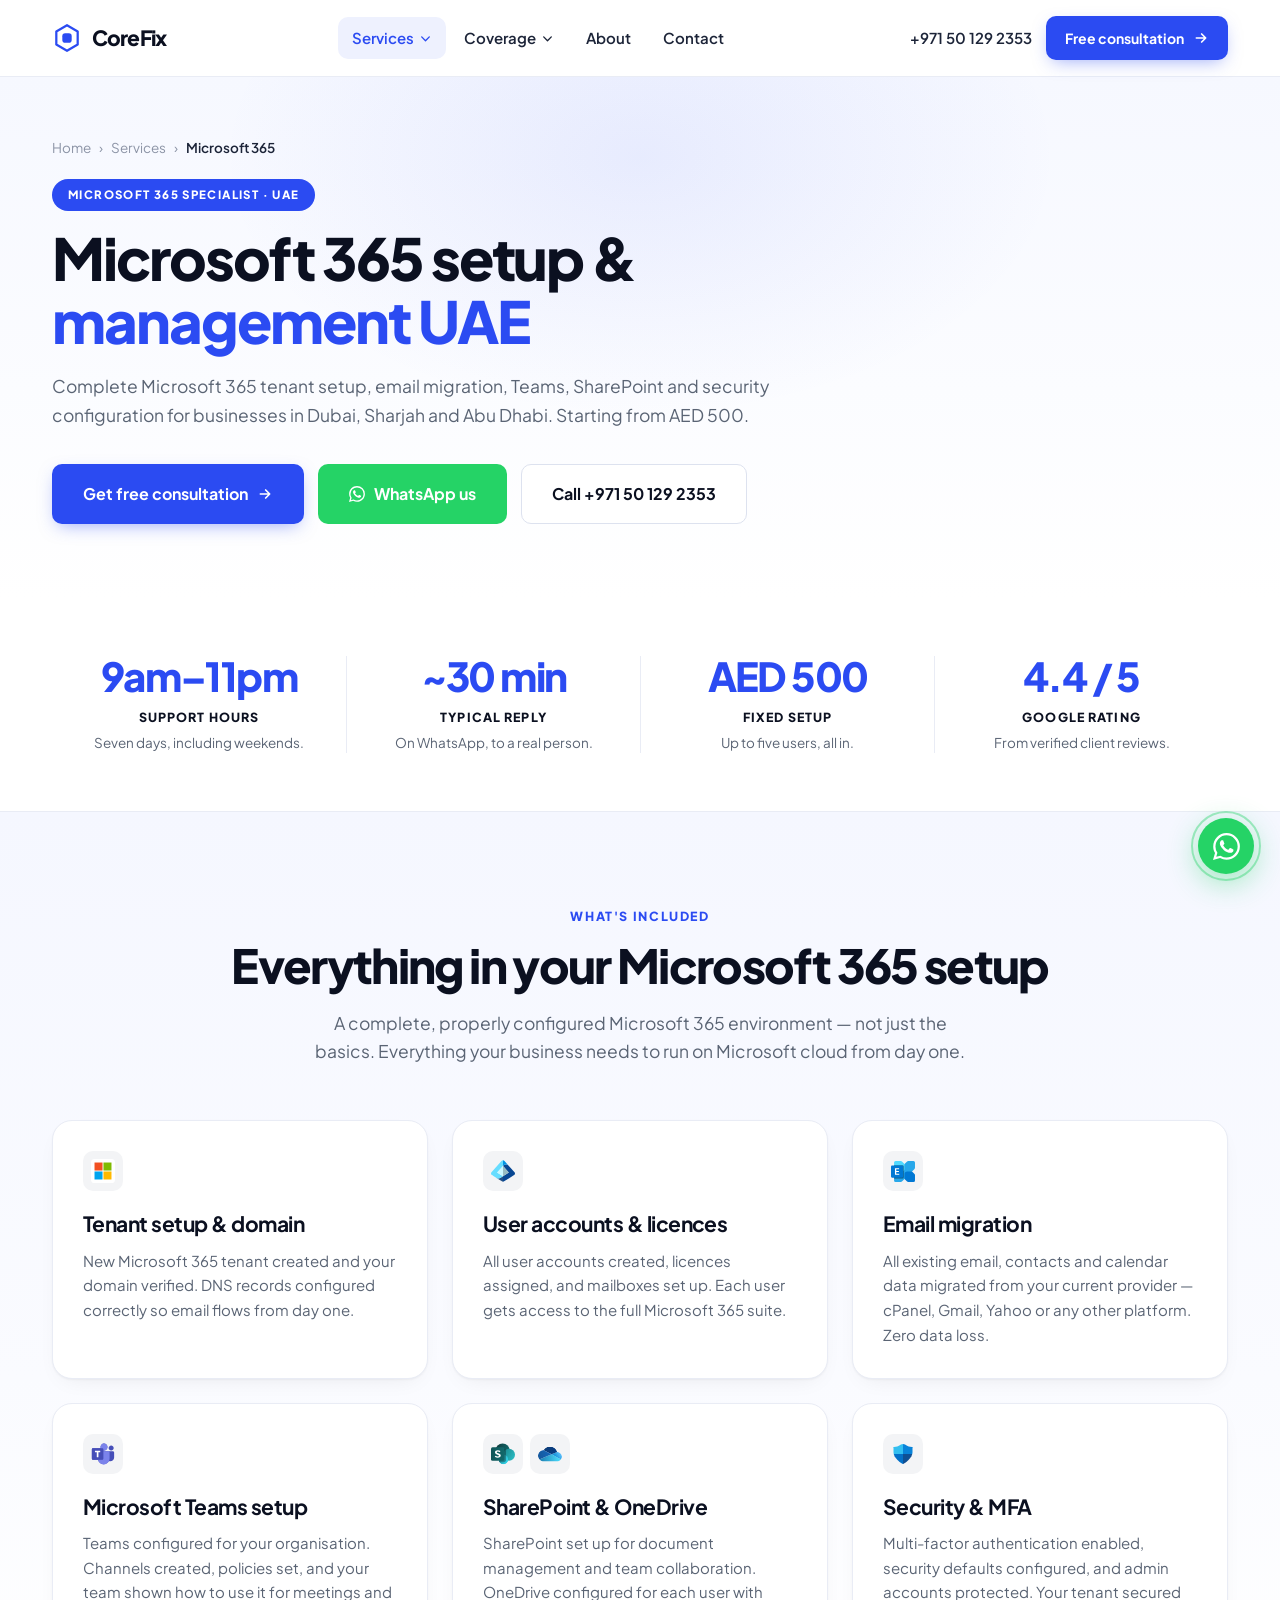
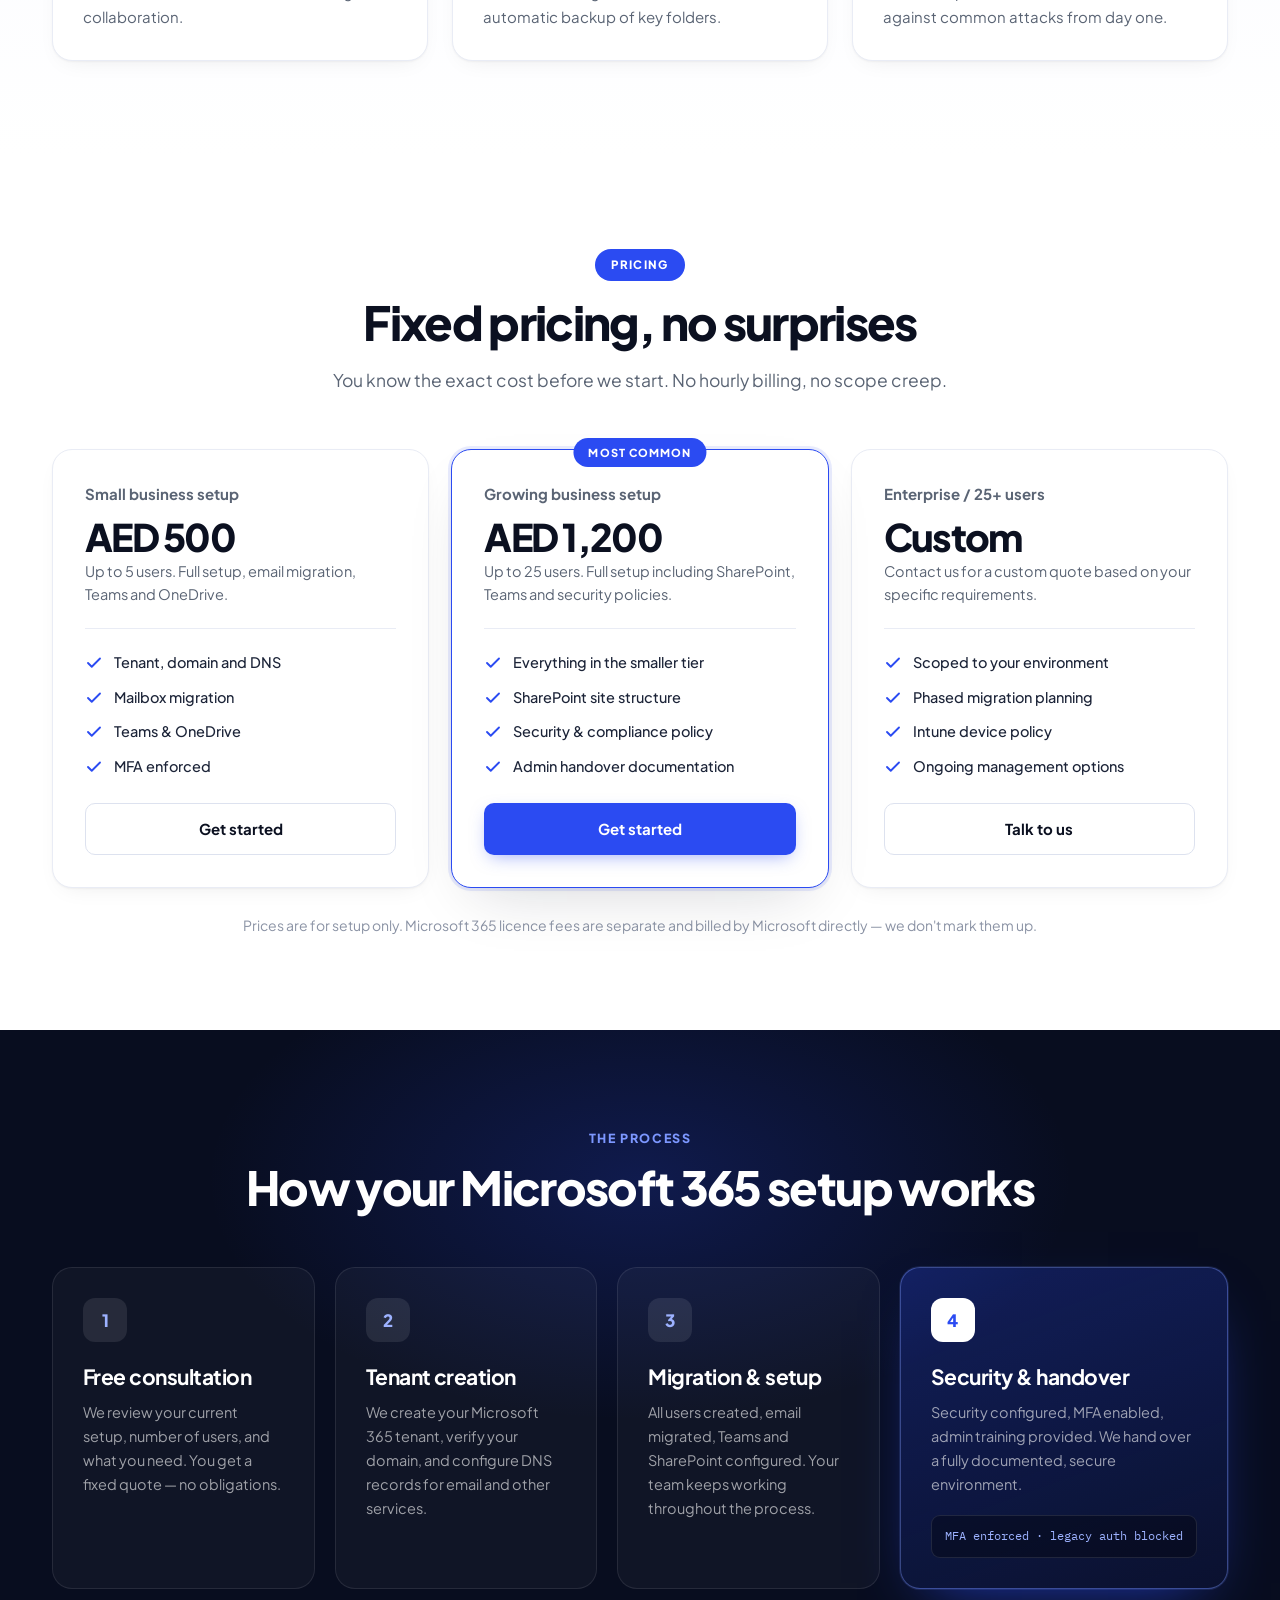
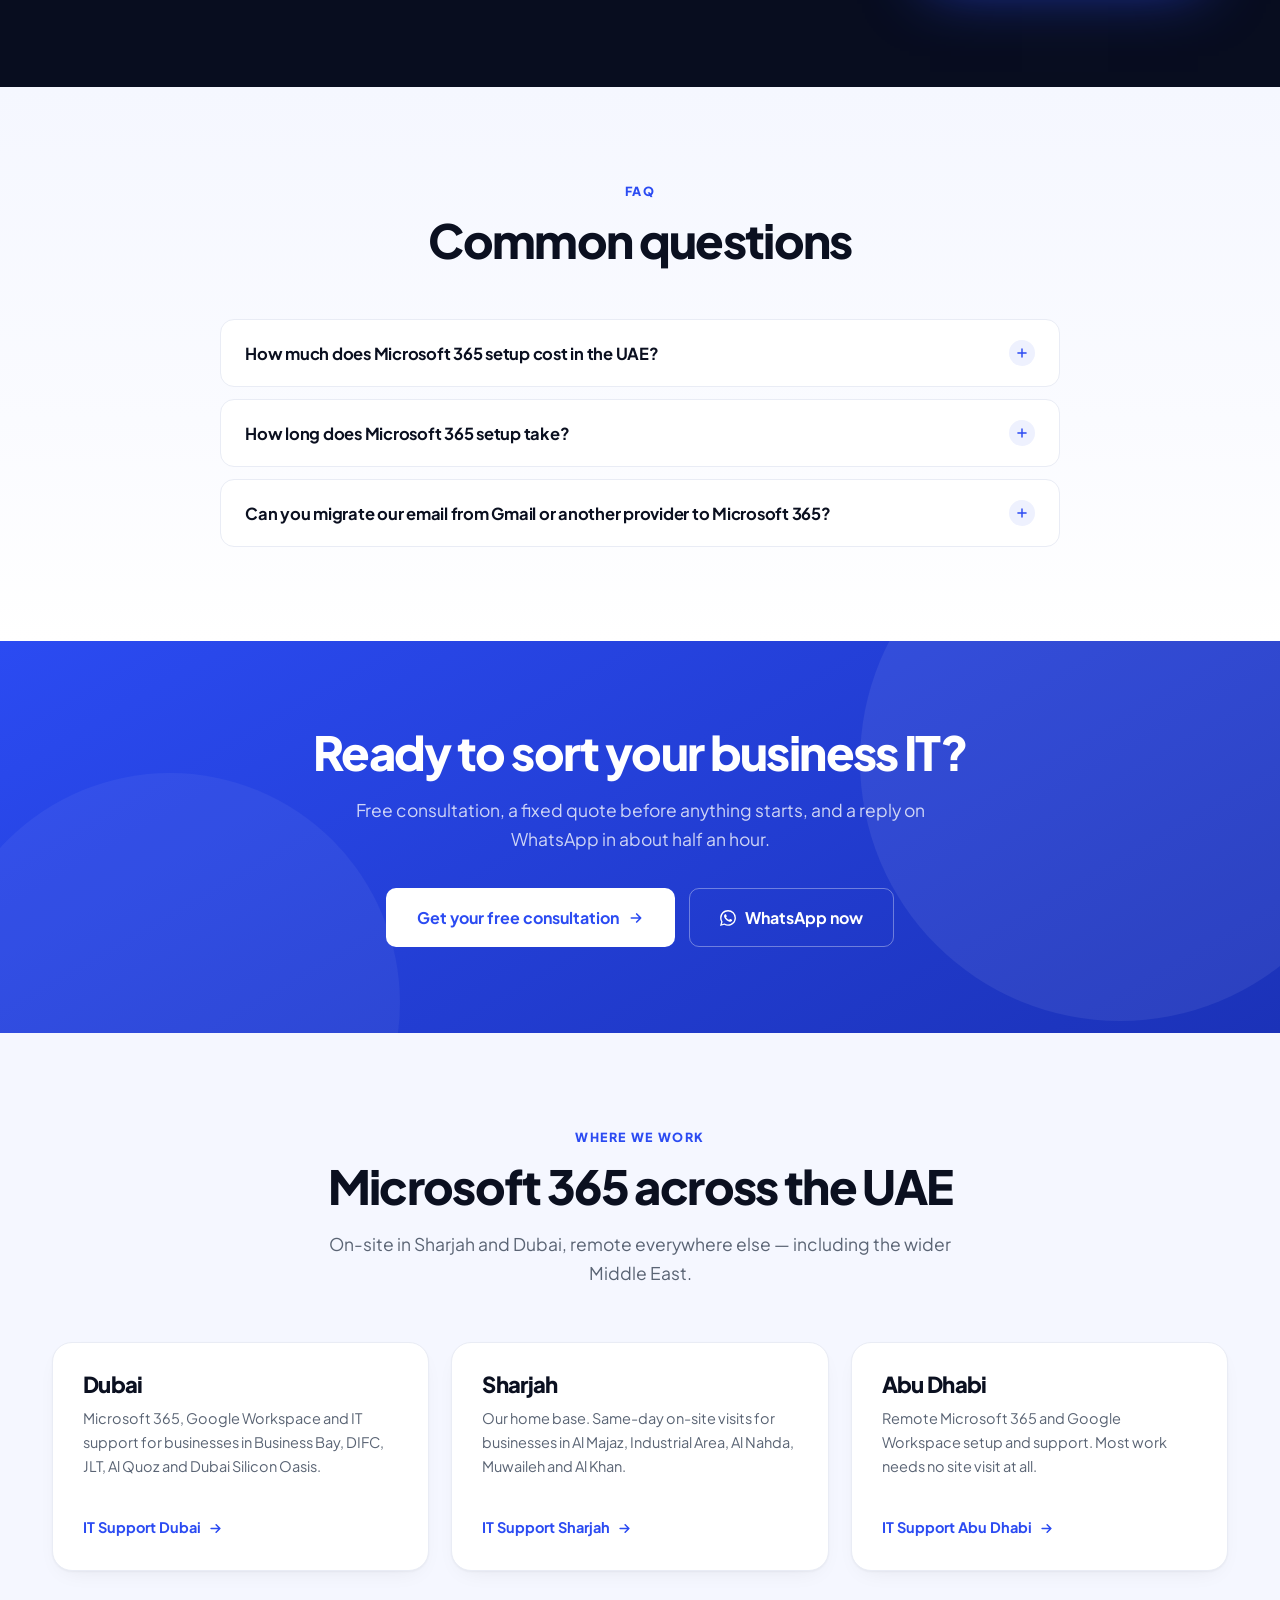
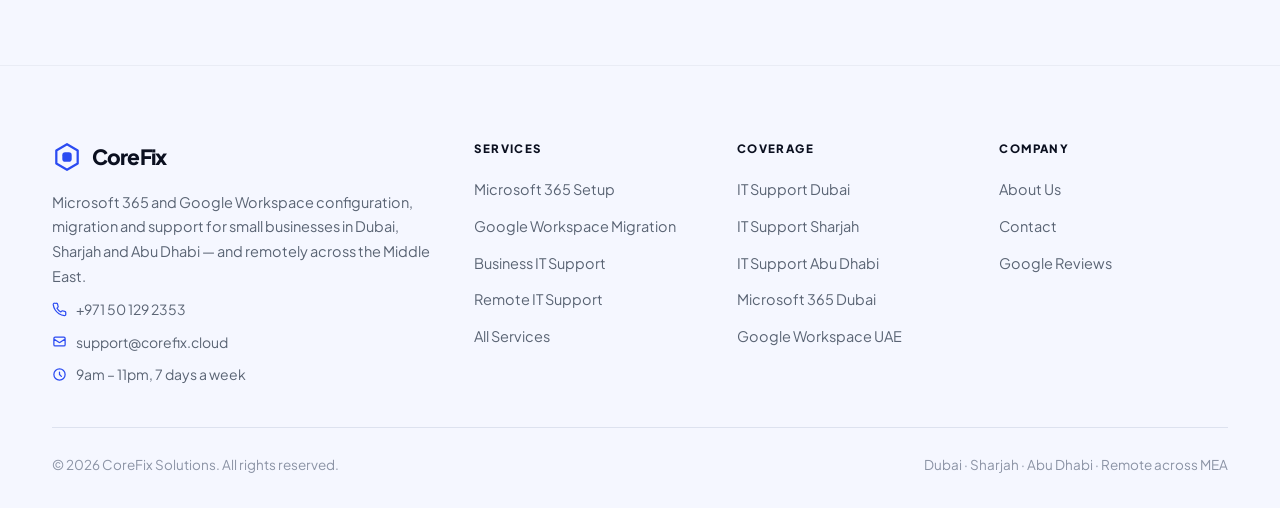
<file: microsoft-365.html>
<!DOCTYPE html>
<html lang="en">
<head>
<meta charset="UTF-8">
<meta name="viewport" content="width=device-width,initial-scale=1">
<meta name="author" content="CoreFix Solutions">
<meta name="robots" content="index, follow, max-snippet:-1, max-image-preview:large, max-video-preview:-1">
<meta name="geo.region" content="AE">
<meta name="geo.placename" content="Dubai, Sharjah, Abu Dhabi, United Arab Emirates">
<meta name="theme-color" content="#2B4BF2">
<link rel="preconnect" href="https://fonts.googleapis.com">
<link rel="preconnect" href="https://fonts.gstatic.com" crossorigin>
<link href="https://fonts.googleapis.com/css2?family=Plus+Jakarta+Sans:wght@400;500;600;700;800&family=IBM+Plex+Mono:wght@400;500&display=swap" rel="stylesheet">
<link rel="stylesheet" href="style.css">
<link rel="apple-touch-icon" sizes="180x180" href="apple-touch-icon.png">
<link rel="icon" type="image/png" sizes="32x32" href="favicon-32x32.png">
<link rel="icon" type="image/png" sizes="16x16" href="favicon-16x16.png">
<link rel="manifest" href="site.webmanifest">
<script async src="https://www.googletagmanager.com/gtag/js?id=G-E2PS5NH8T0"></script>
<script>window.dataLayer=window.dataLayer||[];function gtag(){dataLayer.push(arguments);}gtag('js',new Date());gtag('config','G-E2PS5NH8T0');</script>
<title>Microsoft 365 Setup &amp; Management UAE | CoreFix Solutions</title>
<meta name="description" content="Microsoft 365 setup, email migration, Teams, SharePoint &amp; security for businesses in Dubai, Sharjah &amp; Abu Dhabi. Fixed pricing from AED 500.">
<meta name="keywords" content="Microsoft 365 setup UAE, Microsoft 365 Dubai, Microsoft 365 Sharjah, Office 365 setup UAE, M365 migration Dubai">
<link rel="canonical" href="https://corefix.cloud/microsoft-365.html">
<meta property="og:type" content="website">
<meta property="og:site_name" content="CoreFix Solutions">
<meta property="og:title" content="Microsoft 365 Setup &amp; Management UAE | CoreFix Solutions">
<meta property="og:description" content="Microsoft 365 setup, email migration, Teams, SharePoint &amp; security for businesses in Dubai, Sharjah &amp; Abu Dhabi. Fixed pricing from AED 500.">
<meta property="og:url" content="https://corefix.cloud/microsoft-365.html">
<meta property="og:image" content="https://corefix.cloud/og-image.jpg">
<meta property="og:image:width" content="1200">
<meta property="og:image:height" content="630">
<meta property="og:locale" content="en_AE">
<meta name="twitter:card" content="summary_large_image">
<meta name="twitter:title" content="Microsoft 365 Setup &amp; Management UAE | CoreFix Solutions">
<meta name="twitter:description" content="Microsoft 365 setup, email migration, Teams, SharePoint &amp; security for businesses in Dubai, Sharjah &amp; Abu Dhabi. Fixed pricing from AED 500.">
<meta name="twitter:image" content="https://corefix.cloud/og-image.jpg">
<script type="application/ld+json">{"@context":"https://schema.org","@type":"BreadcrumbList","itemListElement":[{"@type":"ListItem","position":1,"name":"Home","item":"https://corefix.cloud/"},{"@type":"ListItem","position":2,"name":"Services","item":"https://corefix.cloud/services.html"},{"@type":"ListItem","position":3,"name":"Microsoft 365","item":"https://corefix.cloud/microsoft-365.html"}]}</script><script type="application/ld+json">{"@context":"https://schema.org","@type":"FAQPage","mainEntity":[{"@type":"Question","name":"How much does Microsoft 365 setup cost in the UAE?","acceptedAnswer":{"@type":"Answer","text":"Microsoft 365 setup starts from AED 500 for up to 5 users and AED 1,200 for up to 25 users. The setup fee is separate from Microsoft's monthly licence cost. We provide a fixed quote after a free consultation &mdash; no hourly billing."}},{"@type":"Question","name":"How long does Microsoft 365 setup take?","acceptedAnswer":{"@type":"Answer","text":"A typical setup takes 1&ndash;2 business days. Email migration timing depends on how much data needs to be migrated. Your team can continue using their current email throughout the process &mdash; we switch everything over at the end."}},{"@type":"Question","name":"Can you migrate our email from Gmail or another provider to Microsoft 365?","acceptedAnswer":{"@type":"Answer","text":"Yes. We migrate email from any platform &mdash; Gmail, cPanel hosting, Yahoo, another Microsoft tenant, or any other provider &mdash; to Microsoft 365 with zero data loss. All emails, contacts and calendar entries are migrated."}}]}</script>
<script type="application/ld+json">{"@context":"https://schema.org","@type":"Service","serviceType":"Microsoft 365 Setup and Management","provider":{"@type":"ProfessionalService","name":"CoreFix Solutions","url":"https://corefix.cloud/","telephone":"+971501292353"},"name":"Microsoft 365 Setup and Management UAE","description":"Complete Microsoft 365 tenant setup, email migration, Teams, SharePoint, OneDrive and security configuration for businesses in Dubai, Sharjah and Abu Dhabi.","areaServed":[{"@type":"City","name":"Dubai"},{"@type":"City","name":"Sharjah"},{"@type":"City","name":"Abu Dhabi"}],"offers":{"@type":"Offer","price":"500","priceCurrency":"AED","description":"Microsoft 365 setup starting from AED 500 for up to 5 users"}}</script>
</head>
<body>
<a href="https://wa.me/971501292353?text=Hi%2C%20I%20need%20IT%20support%20for%20my%20business" target="_blank" rel="noopener noreferrer" class="wa" aria-label="Chat with us on WhatsApp"><span class="wa-r"></span><svg viewBox="0 0 24 24" fill="currentColor" aria-hidden="true"><path d="M17.5 14.4c-.3-.2-1.8-.9-2-1-.3-.1-.5-.1-.7.1-.2.3-.8 1-.9 1.2-.2.2-.4.2-.6.1-.3-.2-1.3-.5-2.4-1.5-.9-.8-1.5-1.8-1.7-2.1-.2-.3 0-.5.1-.6l.5-.5.3-.5c.1-.2 0-.4 0-.5-.1-.1-.7-1.6-.9-2.2-.2-.6-.5-.5-.7-.5h-.6c-.2 0-.5.1-.8.4-.3.3-1 1-1 2.5s1.1 2.9 1.2 3.1c.2.2 2.1 3.2 5.1 4.5.7.3 1.3.5 1.7.6.7.2 1.4.2 1.9.1.6-.1 1.8-.7 2-1.4.2-.7.2-1.3.2-1.4-.1-.1-.3-.2-.6-.4M12 21.8a9.9 9.9 0 0 1-5-1.4l-.4-.2-3.7 1 1-3.6-.2-.4A9.9 9.9 0 0 1 2.2 12 9.9 9.9 0 0 1 12 2.1a9.8 9.8 0 0 1 7 2.9 9.8 9.8 0 0 1 2.9 7A9.9 9.9 0 0 1 12 21.8m8.4-18.3A11.8 11.8 0 0 0 12 0C5.5 0 .2 5.3.2 11.9c0 2.1.5 4.1 1.6 5.9L0 24l6.3-1.7a11.9 11.9 0 0 0 5.7 1.5c6.6 0 11.9-5.3 11.9-11.9a11.8 11.8 0 0 0-3.5-8.4"/></svg></a>
<a href="#main" class="skip">Skip to content</a>
<nav class="nav"><div class="wrap nav-in">
  <a href="index.html" class="logo" aria-label="CoreFix Solutions home"><svg viewBox="0 0 32 32" fill="none" aria-hidden="true"><path d="M16 2.4 27.4 9v14L16 29.6 4.6 23V9L16 2.4Z" stroke="#2B4BF2" stroke-width="2.4" stroke-linejoin="round"/><rect x="11" y="11" width="10" height="10" rx="3" fill="#2B4BF2"/></svg>CoreFix</a>
  <ul class="nav-l">
    <li class="dd"><a href="services.html" class="ddt on">Services <span class="dd-a"><svg fill="none" stroke="currentColor" stroke-width="2.5" stroke-linecap="round" stroke-linejoin="round" viewBox="0 0 24 24" aria-hidden="true"><path d="M19 9l-7 7-7-7"/></svg></span></a>
      <div class="dd-m">
        <a href="microsoft-365.html"><span class="dd-ic ico-w"><img src="logos/microsoft-365.svg" alt="Microsoft 365" class="blogo" width="48" height="48" loading="lazy" decoding="async"></span><span><span class="dd-t">Microsoft 365</span><span class="dd-s">Tenant setup &amp; migration</span></span></a>
        <a href="google-workspace.html"><span class="dd-ic ico-w"><img src="logos/google-workspace.svg" alt="Google Workspace" class="blogo" width="48" height="48" loading="lazy" decoding="async"></span><span><span class="dd-t">Google Workspace</span><span class="dd-s">Migration &amp; admin setup</span></span></a>
        <a href="it-support.html"><span class="dd-ic"><svg fill="none" stroke="currentColor" stroke-width="2" stroke-linecap="round" stroke-linejoin="round" viewBox="0 0 24 24" aria-hidden="true"><path d="M9.8 17 9 20l-1 1h8l-1-1-.8-3M3 13h18M5 17h14a2 2 0 0 0 2-2V5a2 2 0 0 0-2-2H5a2 2 0 0 0-2 2v10a2 2 0 0 0 2 2Z"/></svg></span><span><span class="dd-t">IT Support</span><span class="dd-s">Ongoing &amp; project work</span></span></a>
        <div class="dd-sep"></div>
        <a href="remote-support.html"><span class="dd-ic" style="background:var(--green-b)"><svg fill="none" stroke="currentColor" stroke-width="2" stroke-linecap="round" stroke-linejoin="round" viewBox="0 0 24 24" aria-hidden="true"><path d="M13 10V3L4 14h7v7l9-11h-7Z"/></svg></span><span><span class="dd-t" style="color:var(--green-t)">Remote Support</span><span class="dd-s">Available now · UAE-wide</span></span></a>
      </div>
    </li>
    <li class="dd"><a href="it-support-dubai.html" class="ddt">Coverage <span class="dd-a"><svg fill="none" stroke="currentColor" stroke-width="2.5" stroke-linecap="round" stroke-linejoin="round" viewBox="0 0 24 24" aria-hidden="true"><path d="M19 9l-7 7-7-7"/></svg></span></a>
      <div class="dd-m">
        <a href="it-support-dubai.html"><span class="dd-ic"><svg fill="none" stroke="currentColor" stroke-width="2" stroke-linecap="round" stroke-linejoin="round" viewBox="0 0 24 24" aria-hidden="true"><path d="M20 10c0 6-8 12-8 12s-8-6-8-12a8 8 0 0 1 16 0Z"/><circle cx="12" cy="10" r="3"/></svg></span><span><span class="dd-t">Dubai</span><span class="dd-s">On-site &amp; remote</span></span></a>
        <a href="it-support-sharjah.html"><span class="dd-ic"><svg fill="none" stroke="currentColor" stroke-width="2" stroke-linecap="round" stroke-linejoin="round" viewBox="0 0 24 24" aria-hidden="true"><path d="M20 10c0 6-8 12-8 12s-8-6-8-12a8 8 0 0 1 16 0Z"/><circle cx="12" cy="10" r="3"/></svg></span><span><span class="dd-t">Sharjah</span><span class="dd-s">Our base · same-day on-site</span></span></a>
        <a href="it-support-abu-dhabi.html"><span class="dd-ic"><svg fill="none" stroke="currentColor" stroke-width="2" stroke-linecap="round" stroke-linejoin="round" viewBox="0 0 24 24" aria-hidden="true"><path d="M20 10c0 6-8 12-8 12s-8-6-8-12a8 8 0 0 1 16 0Z"/><circle cx="12" cy="10" r="3"/></svg></span><span><span class="dd-t">Abu Dhabi</span><span class="dd-s">Remote delivery</span></span></a>
        <div class="dd-sep"></div>
        <a href="microsoft-365-dubai.html"><span class="dd-ic ico-w"><img src="logos/microsoft-365.svg" alt="Microsoft 365" class="blogo" width="48" height="48" loading="lazy" decoding="async"></span><span><span class="dd-t">Microsoft 365 Dubai</span><span class="dd-s">Business Bay, DIFC, JLT</span></span></a>
        <a href="google-workspace-uae.html"><span class="dd-ic ico-w"><img src="logos/google-workspace.svg" alt="Google Workspace" class="blogo" width="48" height="48" loading="lazy" decoding="async"></span><span><span class="dd-t">Google Workspace UAE</span><span class="dd-s">Across all emirates</span></span></a>
      </div>
    </li>
    <li><a href="about.html" class="">About</a></li>
    <li><a href="contact.html" class="">Contact</a></li>
  </ul>
  <div class="nav-r">
    <a href="tel:+971501292353" class="nav-tel">+971 50 129 2353</a>
    <a href="contact.html" class="btn b-blue b-sm">Free consultation <span class="arw"><svg fill="none" stroke="currentColor" stroke-width="2.5" stroke-linecap="round" stroke-linejoin="round" viewBox="0 0 24 24" aria-hidden="true"><path d="M5 12h14M13 6l6 6-6 6"/></svg></span></a>
    <button class="ham" id="ham" aria-label="Open menu" aria-expanded="false"><svg fill="none" stroke="currentColor" stroke-width="2" stroke-linecap="round" stroke-linejoin="round" viewBox="0 0 24 24" aria-hidden="true"><path d="M19 9l-7 7-7-7"/></svg></button>
  </div>
</div></nav>

<div class="mnav" id="mnav">
  <div class="mnav-top">
    <a href="index.html" class="logo"><svg viewBox="0 0 32 32" fill="none" aria-hidden="true"><path d="M16 2.4 27.4 9v14L16 29.6 4.6 23V9L16 2.4Z" stroke="#2B4BF2" stroke-width="2.4" stroke-linejoin="round"/><rect x="11" y="11" width="10" height="10" rx="3" fill="#2B4BF2"/></svg>CoreFix</a>
    <button class="ham" id="hamx" aria-label="Close menu"><svg fill="none" stroke="currentColor" stroke-width="2.5" stroke-linecap="round" stroke-linejoin="round" viewBox="0 0 24 24" aria-hidden="true"><path d="M12 5v14M5 12h14"/></svg></button>
  </div>
  <p class="mnav-h">Services</p>
  <a href="microsoft-365.html" class="mi"><span class="dd-ic ico-w"><img src="logos/microsoft-365.svg" alt="Microsoft 365" class="blogo" width="48" height="48" loading="lazy" decoding="async"></span>Microsoft 365 Setup</a>
  <a href="google-workspace.html" class="mi"><span class="dd-ic ico-w"><img src="logos/google-workspace.svg" alt="Google Workspace" class="blogo" width="48" height="48" loading="lazy" decoding="async"></span>Google Workspace</a>
  <a href="it-support.html" class="mi"><span class="dd-ic"><svg fill="none" stroke="currentColor" stroke-width="2" stroke-linecap="round" stroke-linejoin="round" viewBox="0 0 24 24" aria-hidden="true"><path d="M9.8 17 9 20l-1 1h8l-1-1-.8-3M3 13h18M5 17h14a2 2 0 0 0 2-2V5a2 2 0 0 0-2-2H5a2 2 0 0 0-2 2v10a2 2 0 0 0 2 2Z"/></svg></span>IT Support</a>
  <a href="remote-support.html" class="mi"><span class="dd-ic" style="background:var(--green-b)"><svg fill="none" stroke="currentColor" stroke-width="2" stroke-linecap="round" stroke-linejoin="round" viewBox="0 0 24 24" aria-hidden="true"><path d="M13 10V3L4 14h7v7l9-11h-7Z"/></svg></span>Remote Support</a>
  <p class="mnav-h">Coverage</p>
  <a href="it-support-dubai.html" class="mi"><span class="dd-ic"><svg fill="none" stroke="currentColor" stroke-width="2" stroke-linecap="round" stroke-linejoin="round" viewBox="0 0 24 24" aria-hidden="true"><path d="M20 10c0 6-8 12-8 12s-8-6-8-12a8 8 0 0 1 16 0Z"/><circle cx="12" cy="10" r="3"/></svg></span>Dubai</a>
  <a href="it-support-sharjah.html" class="mi"><span class="dd-ic"><svg fill="none" stroke="currentColor" stroke-width="2" stroke-linecap="round" stroke-linejoin="round" viewBox="0 0 24 24" aria-hidden="true"><path d="M20 10c0 6-8 12-8 12s-8-6-8-12a8 8 0 0 1 16 0Z"/><circle cx="12" cy="10" r="3"/></svg></span>Sharjah</a>
  <a href="it-support-abu-dhabi.html" class="mi"><span class="dd-ic"><svg fill="none" stroke="currentColor" stroke-width="2" stroke-linecap="round" stroke-linejoin="round" viewBox="0 0 24 24" aria-hidden="true"><path d="M20 10c0 6-8 12-8 12s-8-6-8-12a8 8 0 0 1 16 0Z"/><circle cx="12" cy="10" r="3"/></svg></span>Abu Dhabi</a>
  <a href="services.html" class="ml">All Services</a>
  <a href="about.html" class="ml">About</a>
  <a href="contact.html" class="ml">Contact</a>
  <div class="mnav-cta">
    <a href="contact.html" class="btn b-blue b-lg b-full">Free consultation</a>
    <a href="https://wa.me/971501292353?text=Hi%2C%20I%20need%20IT%20support%20for%20my%20business" target="_blank" rel="noopener" class="btn b-wa b-lg b-full">WhatsApp us</a>
  </div>
</div>
<main id="main">
<header class="phero"><div class="wrap"><div class="phero-in">
  <nav class="crumb" aria-label="Breadcrumb"><a href="index.html">Home</a><span>&rsaquo;</span><a href="services.html">Services</a><span>&rsaquo;</span><span class="on">Microsoft 365</span></nav>
  <span class="eb-pill">Microsoft 365 specialist &middot; UAE</span>
  <h1 class="h1">Microsoft 365 setup &amp; <span style="color:var(--blue)">management UAE</span></h1>
  <p class="lead">Complete Microsoft 365 tenant setup, email migration, Teams, SharePoint and security configuration for businesses in Dubai, Sharjah and Abu Dhabi. Starting from AED 500.</p>
  <div class="hero-cta">
    <a href="contact.html" class="btn b-blue b-lg">Get free consultation <span class="arw"><svg fill="none" stroke="currentColor" stroke-width="2.5" stroke-linecap="round" stroke-linejoin="round" viewBox="0 0 24 24" aria-hidden="true"><path d="M5 12h14M13 6l6 6-6 6"/></svg></span></a>
    <a href="https://wa.me/971501292353?text=Hi%2C%20I%20need%20IT%20support%20for%20my%20business" target="_blank" rel="noopener" class="btn b-wa b-lg"><svg viewBox="0 0 24 24" fill="currentColor" aria-hidden="true"><path d="M17.5 14.4c-.3-.2-1.8-.9-2-1-.3-.1-.5-.1-.7.1-.2.3-.8 1-.9 1.2-.2.2-.4.2-.6.1-.3-.2-1.3-.5-2.4-1.5-.9-.8-1.5-1.8-1.7-2.1-.2-.3 0-.5.1-.6l.5-.5.3-.5c.1-.2 0-.4 0-.5-.1-.1-.7-1.6-.9-2.2-.2-.6-.5-.5-.7-.5h-.6c-.2 0-.5.1-.8.4-.3.3-1 1-1 2.5s1.1 2.9 1.2 3.1c.2.2 2.1 3.2 5.1 4.5.7.3 1.3.5 1.7.6.7.2 1.4.2 1.9.1.6-.1 1.8-.7 2-1.4.2-.7.2-1.3.2-1.4-.1-.1-.3-.2-.6-.4M12 21.8a9.9 9.9 0 0 1-5-1.4l-.4-.2-3.7 1 1-3.6-.2-.4A9.9 9.9 0 0 1 2.2 12 9.9 9.9 0 0 1 12 2.1a9.8 9.8 0 0 1 7 2.9 9.8 9.8 0 0 1 2.9 7A9.9 9.9 0 0 1 12 21.8m8.4-18.3A11.8 11.8 0 0 0 12 0C5.5 0 .2 5.3.2 11.9c0 2.1.5 4.1 1.6 5.9L0 24l6.3-1.7a11.9 11.9 0 0 0 5.7 1.5c6.6 0 11.9-5.3 11.9-11.9a11.8 11.8 0 0 0-3.5-8.4"/></svg> WhatsApp us</a>
    <a href="tel:+971501292353" class="btn b-line b-lg">Call +971 50 129 2353</a>
  </div>
</div></div></header>

<section class="stats"><div class="wrap stats-g">
  <div class="stat"><div class="stat-n">9am&ndash;11pm</div><div class="stat-k">Support hours</div><div class="stat-d">Seven days, including weekends.</div></div>
  <div class="stat"><div class="stat-n">~30 min</div><div class="stat-k">Typical reply</div><div class="stat-d">On WhatsApp, to a real person.</div></div>
  <div class="stat"><div class="stat-n">AED 500</div><div class="stat-k">Fixed setup</div><div class="stat-d">Up to five users, all in.</div></div>
  <div class="stat"><div class="stat-n">4.4 / 5</div><div class="stat-k">Google rating</div><div class="stat-d">From verified client reviews.</div></div>
</div></section>

<section class="sec sec-lav"><div class="wrap">
  <div class="sec-hd rv" style="text-align:center">
    <span class="eb">What's included</span>
    <h2 class="h2">Everything in your Microsoft 365 setup</h2>
    <p class="lead lead-c">A complete, properly configured Microsoft 365 environment &mdash; not just the basics. Everything your business needs to run on Microsoft cloud from day one.</p>
  </div>
  <div class="fg3">
    <article class="fc rv"><div class="fc-top"><span class="ico ico-w"><img src="logos/microsoft-365.svg" alt="Microsoft 365" class="blogo" width="48" height="48" loading="lazy" decoding="async"></span></div><h3 class="h3">Tenant setup &amp; domain</h3><p>New Microsoft 365 tenant created and your domain verified. DNS records configured correctly so email flows from day one.</p></article>
    <article class="fc rv rv-1"><div class="fc-top"><span class="ico ico-w"><img src="logos/entra-id.svg" alt="Microsoft Entra ID" class="blogo" width="48" height="48" loading="lazy" decoding="async"></span></div><h3 class="h3">User accounts &amp; licences</h3><p>All user accounts created, licences assigned, and mailboxes set up. Each user gets access to the full Microsoft 365 suite.</p></article>
    <article class="fc rv rv-2"><div class="fc-top"><span class="ico ico-w"><img src="logos/exchange.svg" alt="Microsoft Exchange Online" class="blogo" width="48" height="48" loading="lazy" decoding="async"></span></div><h3 class="h3">Email migration</h3><p>All existing email, contacts and calendar data migrated from your current provider &mdash; cPanel, Gmail, Yahoo or any other platform. Zero data loss.</p></article>
    <article class="fc rv"><div class="fc-top"><span class="ico ico-w"><img src="logos/teams.svg" alt="Microsoft Teams" class="blogo" width="48" height="48" loading="lazy" decoding="async"></span></div><h3 class="h3">Microsoft Teams setup</h3><p>Teams configured for your organisation. Channels created, policies set, and your team shown how to use it for meetings and collaboration.</p></article>
    <article class="fc rv rv-1"><div class="fc-top"><span class="ico ico-w"><img src="logos/sharepoint.svg" alt="Microsoft SharePoint" class="blogo" width="48" height="48" loading="lazy" decoding="async"></span><span class="ico ico-w"><img src="logos/onedrive.svg" alt="Microsoft OneDrive" class="blogo" width="48" height="48" loading="lazy" decoding="async"></span></div><h3 class="h3">SharePoint &amp; OneDrive</h3><p>SharePoint set up for document management and team collaboration. OneDrive configured for each user with automatic backup of key folders.</p></article>
    <article class="fc rv rv-2"><div class="fc-top"><span class="ico ico-w"><img src="logos/defender.svg" alt="Microsoft Defender" class="blogo" width="48" height="48" loading="lazy" decoding="async"></span></div><h3 class="h3">Security &amp; MFA</h3><p>Multi-factor authentication enabled, security defaults configured, and admin accounts protected. Your tenant secured against common attacks from day one.</p></article>
  </div>
</div></section>

<section class="sec"><div class="wrap">
  <div class="sec-hd rv" style="text-align:center">
    <span class="eb-pill eb-pill-c">Pricing</span>
    <h2 class="h2">Fixed pricing, no surprises</h2>
    <p class="lead lead-c">You know the exact cost before we start. No hourly billing, no scope creep.</p>
  </div>
  <div class="pr rv">
    <div class="prc"><div class="prc-n">Small business setup</div><div class="prc-v">AED 500</div><p class="prc-d">Up to 5 users. Full setup, email migration, Teams and OneDrive.</p>
      <ul class="cl cl-sm"><li><svg fill="none" stroke="currentColor" stroke-width="2.5" stroke-linecap="round" stroke-linejoin="round" viewBox="0 0 24 24" aria-hidden="true"><path d="M20 6 9 17l-5-5"/></svg>Tenant, domain and DNS</li><li><svg fill="none" stroke="currentColor" stroke-width="2.5" stroke-linecap="round" stroke-linejoin="round" viewBox="0 0 24 24" aria-hidden="true"><path d="M20 6 9 17l-5-5"/></svg>Mailbox migration</li><li><svg fill="none" stroke="currentColor" stroke-width="2.5" stroke-linecap="round" stroke-linejoin="round" viewBox="0 0 24 24" aria-hidden="true"><path d="M20 6 9 17l-5-5"/></svg>Teams &amp; OneDrive</li><li><svg fill="none" stroke="currentColor" stroke-width="2.5" stroke-linecap="round" stroke-linejoin="round" viewBox="0 0 24 24" aria-hidden="true"><path d="M20 6 9 17l-5-5"/></svg>MFA enforced</li></ul>
      <a href="contact.html" class="btn b-line b-full">Get started</a></div>
    <div class="prc prc-on"><span class="prc-badge">Most common</span><div class="prc-n">Growing business setup</div><div class="prc-v">AED 1,200</div><p class="prc-d">Up to 25 users. Full setup including SharePoint, Teams and security policies.</p>
      <ul class="cl cl-sm"><li><svg fill="none" stroke="currentColor" stroke-width="2.5" stroke-linecap="round" stroke-linejoin="round" viewBox="0 0 24 24" aria-hidden="true"><path d="M20 6 9 17l-5-5"/></svg>Everything in the smaller tier</li><li><svg fill="none" stroke="currentColor" stroke-width="2.5" stroke-linecap="round" stroke-linejoin="round" viewBox="0 0 24 24" aria-hidden="true"><path d="M20 6 9 17l-5-5"/></svg>SharePoint site structure</li><li><svg fill="none" stroke="currentColor" stroke-width="2.5" stroke-linecap="round" stroke-linejoin="round" viewBox="0 0 24 24" aria-hidden="true"><path d="M20 6 9 17l-5-5"/></svg>Security &amp; compliance policy</li><li><svg fill="none" stroke="currentColor" stroke-width="2.5" stroke-linecap="round" stroke-linejoin="round" viewBox="0 0 24 24" aria-hidden="true"><path d="M20 6 9 17l-5-5"/></svg>Admin handover documentation</li></ul>
      <a href="contact.html" class="btn b-blue b-full">Get started</a></div>
    <div class="prc"><div class="prc-n">Enterprise / 25+ users</div><div class="prc-v">Custom</div><p class="prc-d">Contact us for a custom quote based on your specific requirements.</p>
      <ul class="cl cl-sm"><li><svg fill="none" stroke="currentColor" stroke-width="2.5" stroke-linecap="round" stroke-linejoin="round" viewBox="0 0 24 24" aria-hidden="true"><path d="M20 6 9 17l-5-5"/></svg>Scoped to your environment</li><li><svg fill="none" stroke="currentColor" stroke-width="2.5" stroke-linecap="round" stroke-linejoin="round" viewBox="0 0 24 24" aria-hidden="true"><path d="M20 6 9 17l-5-5"/></svg>Phased migration planning</li><li><svg fill="none" stroke="currentColor" stroke-width="2.5" stroke-linecap="round" stroke-linejoin="round" viewBox="0 0 24 24" aria-hidden="true"><path d="M20 6 9 17l-5-5"/></svg>Intune device policy</li><li><svg fill="none" stroke="currentColor" stroke-width="2.5" stroke-linecap="round" stroke-linejoin="round" viewBox="0 0 24 24" aria-hidden="true"><path d="M20 6 9 17l-5-5"/></svg>Ongoing management options</li></ul>
      <a href="contact.html" class="btn b-line b-full">Talk to us</a></div>
  </div>
  <p class="pr-note">Prices are for setup only. Microsoft 365 licence fees are separate and billed by Microsoft directly &mdash; we don't mark them up.</p>
</div></section>

<section class="dark"><div class="wrap dark-in">
  <div style="text-align:center" class="rv">
    <span class="eb">The process</span>
    <h2 class="h2">How your Microsoft 365 setup works</h2>
  </div>
  <div class="sg4 rv">
    <div class="sc"><div class="sn">1</div><h3 class="h3">Free consultation</h3><p>We review your current setup, number of users, and what you need. You get a fixed quote &mdash; no obligations.</p></div>
    <div class="sc"><div class="sn">2</div><h3 class="h3">Tenant creation</h3><p>We create your Microsoft 365 tenant, verify your domain, and configure DNS records for email and other services.</p></div>
    <div class="sc"><div class="sn">3</div><h3 class="h3">Migration &amp; setup</h3><p>All users created, email migrated, Teams and SharePoint configured. Your team keeps working throughout the process.</p></div>
    <div class="sc sc-on"><div class="sn">4</div><h3 class="h3">Security &amp; handover</h3><p>Security configured, MFA enabled, admin training provided. We hand over a fully documented, secure environment.</p><div class="sc-code">MFA enforced &middot; legacy auth blocked</div></div>
  </div>
</div></section>

<section class="sec sec-lav"><div class="wrap">
  <div class="sec-hd rv"><span class="eb">FAQ</span><h2 class="h2">Common questions</h2></div>
  <div class="faq rv"><div class="fi"><button class="fq" aria-expanded="false">How much does Microsoft 365 setup cost in the UAE?<span class="fq-i"><svg fill="none" stroke="currentColor" stroke-width="2.5" stroke-linecap="round" stroke-linejoin="round" viewBox="0 0 24 24" aria-hidden="true"><path d="M12 5v14M5 12h14"/></svg></span></button><div class="fa"><div class="fa-in">Microsoft 365 setup starts from AED 500 for up to 5 users and AED 1,200 for up to 25 users. The setup fee is separate from Microsoft's monthly licence cost. We provide a fixed quote after a free consultation &mdash; no hourly billing.</div></div></div><div class="fi"><button class="fq" aria-expanded="false">How long does Microsoft 365 setup take?<span class="fq-i"><svg fill="none" stroke="currentColor" stroke-width="2.5" stroke-linecap="round" stroke-linejoin="round" viewBox="0 0 24 24" aria-hidden="true"><path d="M12 5v14M5 12h14"/></svg></span></button><div class="fa"><div class="fa-in">A typical setup takes 1&ndash;2 business days. Email migration timing depends on how much data needs to be migrated. Your team can continue using their current email throughout the process &mdash; we switch everything over at the end.</div></div></div><div class="fi"><button class="fq" aria-expanded="false">Can you migrate our email from Gmail or another provider to Microsoft 365?<span class="fq-i"><svg fill="none" stroke="currentColor" stroke-width="2.5" stroke-linecap="round" stroke-linejoin="round" viewBox="0 0 24 24" aria-hidden="true"><path d="M12 5v14M5 12h14"/></svg></span></button><div class="fa"><div class="fa-in">Yes. We migrate email from any platform &mdash; Gmail, cPanel hosting, Yahoo, another Microsoft tenant, or any other provider &mdash; to Microsoft 365 with zero data loss. All emails, contacts and calendar entries are migrated.</div></div></div></div>
</div></section>
<section class="ctas"><div class="wrap">
  <h2 class="h2">Ready to sort your business IT?</h2>
  <p>Free consultation, a fixed quote before anything starts, and a reply on WhatsApp in about half an hour.</p>
  <div class="ctas-b">
    <a href="contact.html" class="btn b-white b-lg">Get your free consultation <span class="arw"><svg fill="none" stroke="currentColor" stroke-width="2.5" stroke-linecap="round" stroke-linejoin="round" viewBox="0 0 24 24" aria-hidden="true"><path d="M5 12h14M13 6l6 6-6 6"/></svg></span></a>
    <a href="https://wa.me/971501292353?text=Hi%2C%20I%20need%20IT%20support%20for%20my%20business" target="_blank" rel="noopener" class="btn b-line b-lg"><svg viewBox="0 0 24 24" fill="currentColor" aria-hidden="true"><path d="M17.5 14.4c-.3-.2-1.8-.9-2-1-.3-.1-.5-.1-.7.1-.2.3-.8 1-.9 1.2-.2.2-.4.2-.6.1-.3-.2-1.3-.5-2.4-1.5-.9-.8-1.5-1.8-1.7-2.1-.2-.3 0-.5.1-.6l.5-.5.3-.5c.1-.2 0-.4 0-.5-.1-.1-.7-1.6-.9-2.2-.2-.6-.5-.5-.7-.5h-.6c-.2 0-.5.1-.8.4-.3.3-1 1-1 2.5s1.1 2.9 1.2 3.1c.2.2 2.1 3.2 5.1 4.5.7.3 1.3.5 1.7.6.7.2 1.4.2 1.9.1.6-.1 1.8-.7 2-1.4.2-.7.2-1.3.2-1.4-.1-.1-.3-.2-.6-.4M12 21.8a9.9 9.9 0 0 1-5-1.4l-.4-.2-3.7 1 1-3.6-.2-.4A9.9 9.9 0 0 1 2.2 12 9.9 9.9 0 0 1 12 2.1a9.8 9.8 0 0 1 7 2.9 9.8 9.8 0 0 1 2.9 7A9.9 9.9 0 0 1 12 21.8m8.4-18.3A11.8 11.8 0 0 0 12 0C5.5 0 .2 5.3.2 11.9c0 2.1.5 4.1 1.6 5.9L0 24l6.3-1.7a11.9 11.9 0 0 0 5.7 1.5c6.6 0 11.9-5.3 11.9-11.9a11.8 11.8 0 0 0-3.5-8.4"/></svg> WhatsApp now</a>
  </div>
</div></section>
<section class="sec sec-tint"><div class="wrap">
  <div class="sec-hd rv" style="text-align:center">
    <span class="eb">Where we work</span><h2 class="h2">Microsoft 365 across the UAE</h2><p class="lead lead-c">On-site in Sharjah and Dubai, remote everywhere else &mdash; including the wider Middle East.</p>
  </div>
  <div class="ag rv">
    <article class="ac"><h3 class="ac-c">Dubai</h3><p>Microsoft 365, Google Workspace and IT support for businesses in Business Bay, DIFC, JLT, Al Quoz and Dubai Silicon Oasis.</p><a href="it-support-dubai.html" class="fc-link">IT Support Dubai <span class="arw"><svg fill="none" stroke="currentColor" stroke-width="2.5" stroke-linecap="round" stroke-linejoin="round" viewBox="0 0 24 24" aria-hidden="true"><path d="M5 12h14M13 6l6 6-6 6"/></svg></span></a></article>
    <article class="ac"><h3 class="ac-c">Sharjah</h3><p>Our home base. Same-day on-site visits for businesses in Al Majaz, Industrial Area, Al Nahda, Muwaileh and Al Khan.</p><a href="it-support-sharjah.html" class="fc-link">IT Support Sharjah <span class="arw"><svg fill="none" stroke="currentColor" stroke-width="2.5" stroke-linecap="round" stroke-linejoin="round" viewBox="0 0 24 24" aria-hidden="true"><path d="M5 12h14M13 6l6 6-6 6"/></svg></span></a></article>
    <article class="ac"><h3 class="ac-c">Abu Dhabi</h3><p>Remote Microsoft 365 and Google Workspace setup and support. Most work needs no site visit at all.</p><a href="it-support-abu-dhabi.html" class="fc-link">IT Support Abu Dhabi <span class="arw"><svg fill="none" stroke="currentColor" stroke-width="2.5" stroke-linecap="round" stroke-linejoin="round" viewBox="0 0 24 24" aria-hidden="true"><path d="M5 12h14M13 6l6 6-6 6"/></svg></span></a></article>
  </div>
</div></section>
</main>
<footer class="ft"><div class="wrap">
  <div class="ft-top">
    <div>
      <a href="index.html" class="logo"><svg viewBox="0 0 32 32" fill="none" aria-hidden="true"><path d="M16 2.4 27.4 9v14L16 29.6 4.6 23V9L16 2.4Z" stroke="#2B4BF2" stroke-width="2.4" stroke-linejoin="round"/><rect x="11" y="11" width="10" height="10" rx="3" fill="#2B4BF2"/></svg>CoreFix</a>
      <p class="ft-p">Microsoft 365 and Google Workspace configuration, migration and support for small businesses in Dubai, Sharjah and Abu Dhabi — and remotely across the Middle East.</p>
      <div class="ft-c"><svg fill="none" stroke="currentColor" stroke-width="2" stroke-linecap="round" stroke-linejoin="round" viewBox="0 0 24 24" aria-hidden="true"><path d="M22 16.9v3a2 2 0 0 1-2.2 2 19.8 19.8 0 0 1-8.6-3.1 19.5 19.5 0 0 1-6-6A19.8 19.8 0 0 1 2 4.2 2 2 0 0 1 4 2h3a2 2 0 0 1 2 1.7c.1 1 .4 1.9.7 2.8a2 2 0 0 1-.4 2.1L8 9.9a16 16 0 0 0 6 6l1.3-1.3a2 2 0 0 1 2.1-.4c.9.3 1.8.6 2.8.7A2 2 0 0 1 22 16.9Z"/></svg><a href="tel:+971501292353">+971 50 129 2353</a></div>
      <div class="ft-c"><svg fill="none" stroke="currentColor" stroke-width="2" stroke-linecap="round" stroke-linejoin="round" viewBox="0 0 24 24" aria-hidden="true"><path d="M3 8l7.9 5.3a2 2 0 0 0 2.2 0L21 8M5 19h14a2 2 0 0 0 2-2V7a2 2 0 0 0-2-2H5a2 2 0 0 0-2 2v10a2 2 0 0 0 2 2Z"/></svg><a href="mailto:support@corefix.cloud">support@corefix.cloud</a></div>
      <div class="ft-c"><svg fill="none" stroke="currentColor" stroke-width="2" stroke-linecap="round" stroke-linejoin="round" viewBox="0 0 24 24" aria-hidden="true"><circle cx="12" cy="12" r="9"/><path d="M12 8v4l3 3"/></svg><span>9am – 11pm, 7 days a week</span></div>
    </div>
    <div>
      <p class="ft-h">Services</p>
      <ul class="ft-l">
        <li><a href="microsoft-365.html">Microsoft 365 Setup</a></li>
        <li><a href="google-workspace.html">Google Workspace Migration</a></li>
        <li><a href="it-support.html">Business IT Support</a></li>
        <li><a href="remote-support.html">Remote IT Support</a></li>
        <li><a href="services.html">All Services</a></li>
      </ul>
    </div>
    <div>
      <p class="ft-h">Coverage</p>
      <ul class="ft-l">
        <li><a href="it-support-dubai.html">IT Support Dubai</a></li>
        <li><a href="it-support-sharjah.html">IT Support Sharjah</a></li>
        <li><a href="it-support-abu-dhabi.html">IT Support Abu Dhabi</a></li>
        <li><a href="microsoft-365-dubai.html">Microsoft 365 Dubai</a></li>
        <li><a href="google-workspace-uae.html">Google Workspace UAE</a></li>
      </ul>
    </div>
    <div>
      <p class="ft-h">Company</p>
      <ul class="ft-l">
        <li><a href="about.html">About Us</a></li>
        <li><a href="contact.html">Contact</a></li>
        <li><a href="https://share.google/1KY686doRgPydYVxl" target="_blank" rel="noopener noreferrer">Google Reviews</a></li>
      </ul>
    </div>
  </div>
  <div class="ft-b">
    <span>&copy; 2026 CoreFix Solutions. All rights reserved.</span>
    <span>Dubai &middot; Sharjah &middot; Abu Dhabi &middot; Remote across MEA</span>
  </div>
</div></footer>
<script>
(function(){
  var o=new IntersectionObserver(function(e){e.forEach(function(x){if(x.isIntersecting){x.target.classList.add('in');o.unobserve(x.target)}})},{threshold:.1,rootMargin:'0px 0px -40px'});
  document.querySelectorAll('.rv').forEach(function(e){o.observe(e)});

  var dds=document.querySelectorAll('.nav-l .dd'),t;
  dds.forEach(function(d){
    function op(){clearTimeout(t);dds.forEach(function(x){if(x!==d)x.classList.remove('open')});d.classList.add('open')}
    function cl(){t=setTimeout(function(){d.classList.remove('open')},140)}
    d.addEventListener('mouseenter',op);d.addEventListener('mouseleave',cl);
    d.addEventListener('focusin',op);
    d.addEventListener('keydown',function(e){if(e.key==='Escape')d.classList.remove('open')});
  });
  document.addEventListener('click',function(e){dds.forEach(function(d){if(!d.contains(e.target))d.classList.remove('open')})});

  var mn=document.getElementById('mnav'),hm=document.getElementById('ham'),hx=document.getElementById('hamx');
  function tog(s){mn.classList.toggle('open',s);document.body.style.overflow=s?'hidden':'';hm.setAttribute('aria-expanded',s)}
  if(hm)hm.addEventListener('click',function(){tog(true)});
  if(hx)hx.addEventListener('click',function(){tog(false)});
  if(mn)mn.querySelectorAll('a').forEach(function(a){a.addEventListener('click',function(){tog(false)})});
  document.addEventListener('keydown',function(e){if(e.key==='Escape'&&mn&&mn.classList.contains('open'))tog(false)});

  document.querySelectorAll('.fq').forEach(function(b){
    b.addEventListener('click',function(){
      var i=b.parentElement,a=b.nextElementSibling,was=i.classList.contains('open');
      document.querySelectorAll('.fi').forEach(function(x){x.classList.remove('open');x.querySelector('.fa').style.maxHeight=null;x.querySelector('.fq').setAttribute('aria-expanded','false')});
      if(!was){i.classList.add('open');a.style.maxHeight=a.scrollHeight+'px';b.setAttribute('aria-expanded','true')}
    });
  });

  var pb=document.getElementById('pb');
  if(pb){var mt=document.getElementById('mqt'),p=false;
    pb.addEventListener('click',function(){p=!p;mt.classList.toggle('paused',p);
      pb.querySelector('span').textContent=p?'Resume scrolling':'Pause scrolling';pb.setAttribute('aria-pressed',p)})}

  var f=document.getElementById('cform');
  if(f){f.addEventListener('submit',function(e){
    e.preventDefault();
    var btn=f.querySelector('button[type=submit]'),orig=btn.textContent;
    btn.textContent='Sending…';btn.disabled=true;
    fetch(f.action,{method:'POST',body:new FormData(f),headers:{Accept:'application/json'}})
    .then(function(r){if(r.ok){document.getElementById('modal').classList.add('open');f.reset()}else{alert('Something went wrong. Please WhatsApp us on '+'+971 50 129 2353'+' instead.')}})
    .catch(function(){alert('Something went wrong. Please WhatsApp us on '+'+971 50 129 2353'+' instead.')})
    .finally(function(){btn.textContent=orig;btn.disabled=false})})}
  window.closeModal=function(){document.getElementById('modal').classList.remove('open')};
  var md=document.getElementById('modal');
  if(md)md.addEventListener('click',function(e){if(e.target===md)closeModal()});
})();
</script>
</body>
</html>
</file>
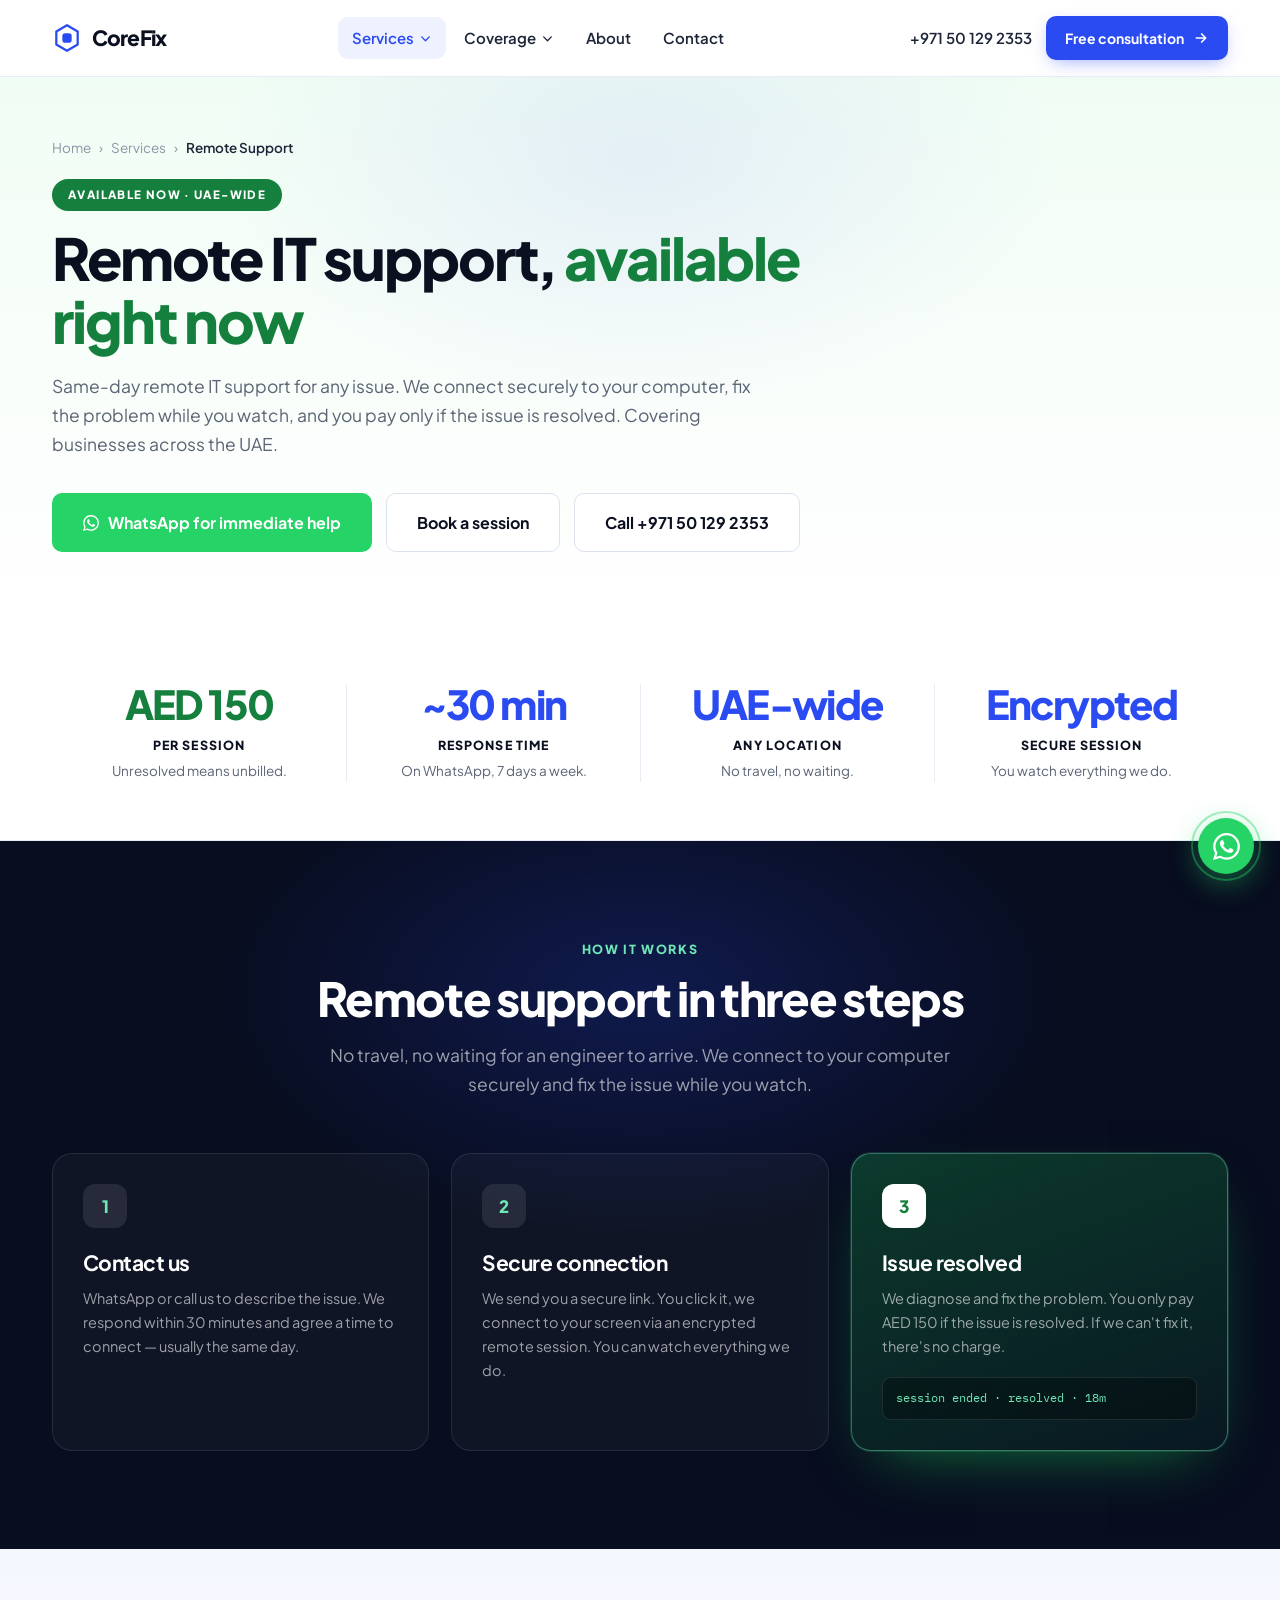
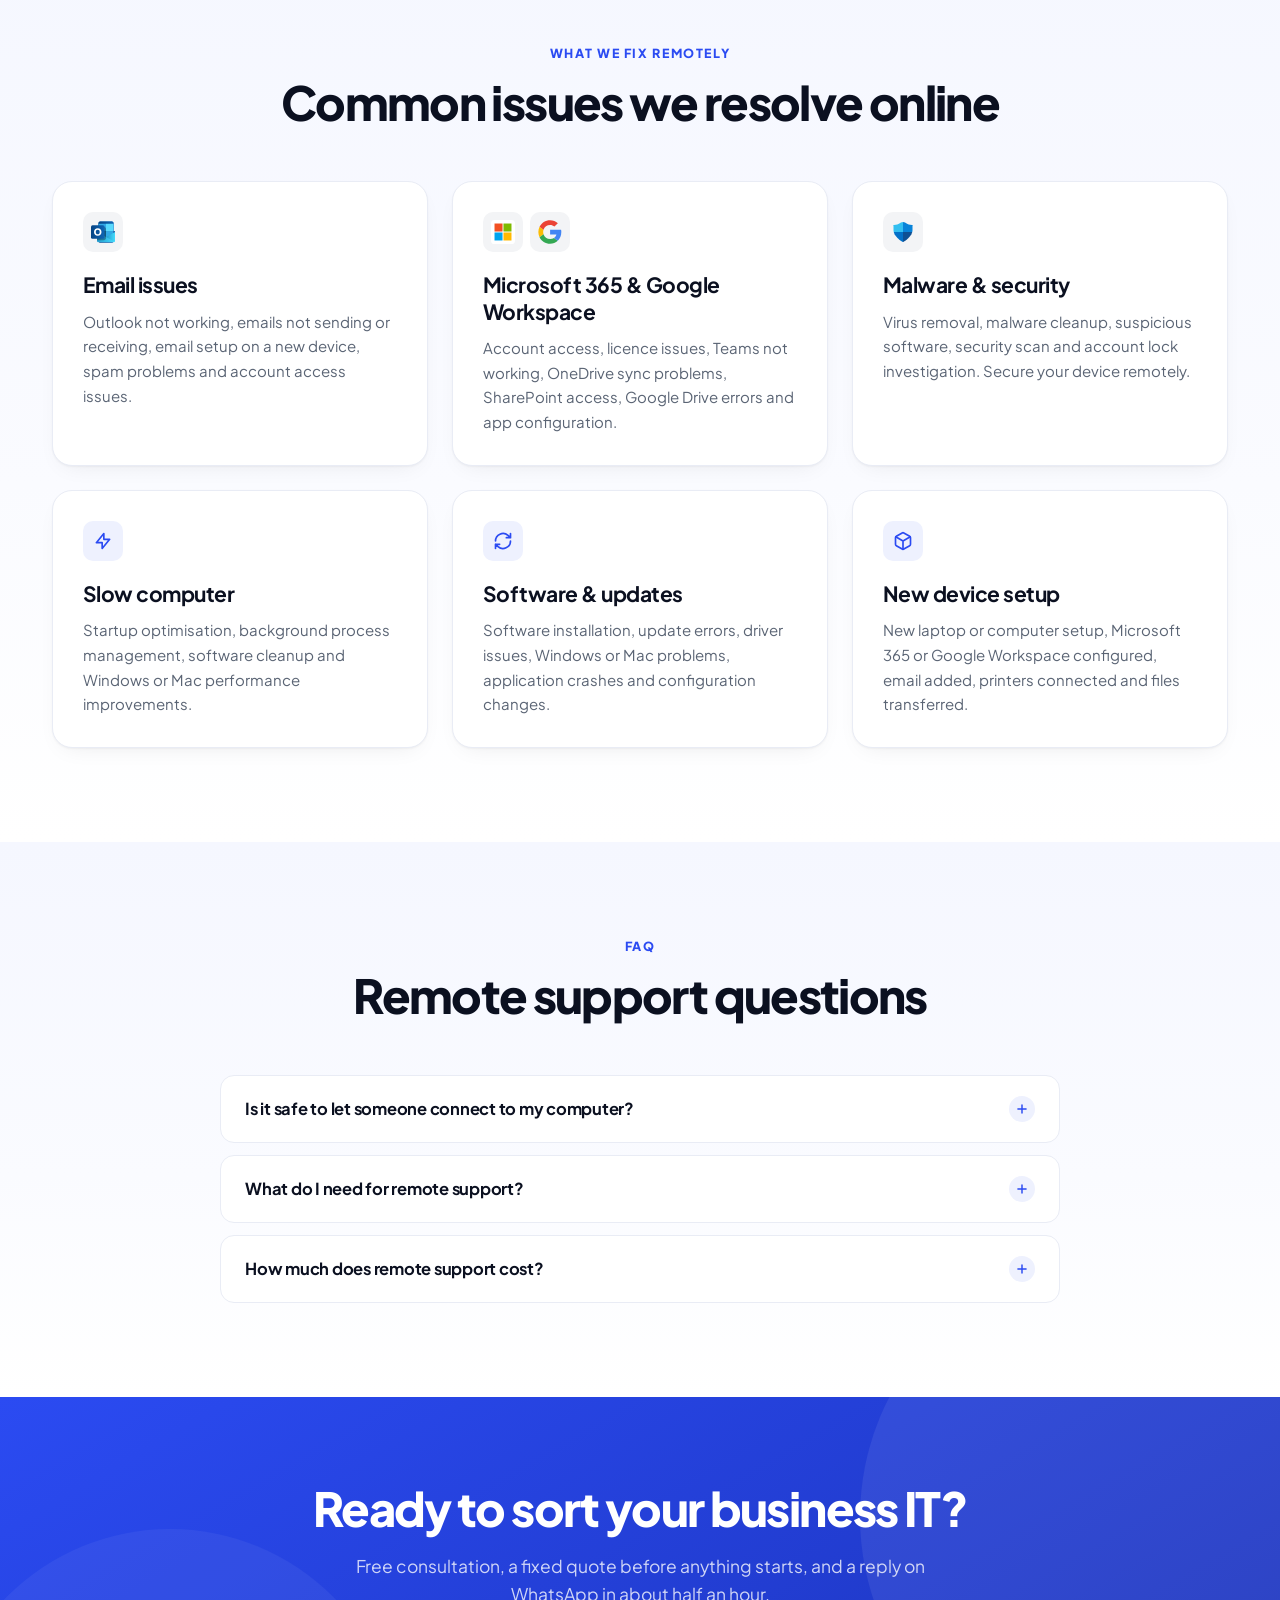
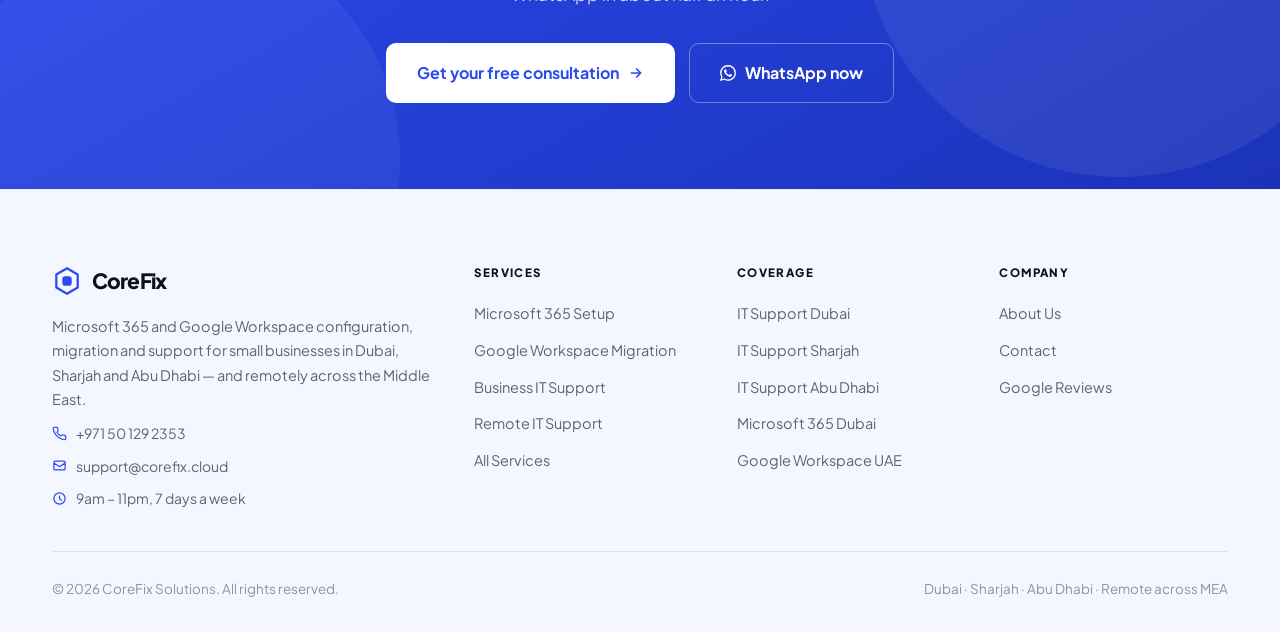
<file: remote-support.html>
<!DOCTYPE html>
<html lang="en">
<head>
<meta charset="UTF-8">
<meta name="viewport" content="width=device-width,initial-scale=1">
<meta name="author" content="CoreFix Solutions">
<meta name="robots" content="index, follow, max-snippet:-1, max-image-preview:large, max-video-preview:-1">
<meta name="geo.region" content="AE">
<meta name="geo.placename" content="Dubai, Sharjah, Abu Dhabi, United Arab Emirates">
<meta name="theme-color" content="#2B4BF2">
<link rel="preconnect" href="https://fonts.googleapis.com">
<link rel="preconnect" href="https://fonts.gstatic.com" crossorigin>
<link href="https://fonts.googleapis.com/css2?family=Plus+Jakarta+Sans:wght@400;500;600;700;800&family=IBM+Plex+Mono:wght@400;500&display=swap" rel="stylesheet">
<link rel="stylesheet" href="style.css">
<link rel="apple-touch-icon" sizes="180x180" href="apple-touch-icon.png">
<link rel="icon" type="image/png" sizes="32x32" href="favicon-32x32.png">
<link rel="icon" type="image/png" sizes="16x16" href="favicon-16x16.png">
<link rel="manifest" href="site.webmanifest">
<script async src="https://www.googletagmanager.com/gtag/js?id=G-E2PS5NH8T0"></script>
<script>window.dataLayer=window.dataLayer||[];function gtag(){dataLayer.push(arguments);}gtag('js',new Date());gtag('config','G-E2PS5NH8T0');</script>
<title>Remote IT Support UAE &mdash; Available Now | CoreFix Solutions</title>
<meta name="description" content="Same-day remote IT support for businesses across the UAE. Secure connection, AED 150 per session, pay only if resolved. Available 9am&ndash;11pm, 7 days.">
<meta name="keywords" content="remote IT support UAE, online IT support Dubai, remote computer help UAE, IT support Sharjah remote">
<link rel="canonical" href="https://corefix.cloud/remote-support.html">
<meta property="og:type" content="website">
<meta property="og:site_name" content="CoreFix Solutions">
<meta property="og:title" content="Remote IT Support UAE &mdash; Available Now | CoreFix Solutions">
<meta property="og:description" content="Same-day remote IT support for businesses across the UAE. Secure connection, AED 150 per session, pay only if resolved. Available 9am&ndash;11pm, 7 days.">
<meta property="og:url" content="https://corefix.cloud/remote-support.html">
<meta property="og:image" content="https://corefix.cloud/og-image.jpg">
<meta property="og:image:width" content="1200">
<meta property="og:image:height" content="630">
<meta property="og:locale" content="en_AE">
<meta name="twitter:card" content="summary_large_image">
<meta name="twitter:title" content="Remote IT Support UAE &mdash; Available Now | CoreFix Solutions">
<meta name="twitter:description" content="Same-day remote IT support for businesses across the UAE. Secure connection, AED 150 per session, pay only if resolved. Available 9am&ndash;11pm, 7 days.">
<meta name="twitter:image" content="https://corefix.cloud/og-image.jpg">
<script type="application/ld+json">{"@context":"https://schema.org","@type":"BreadcrumbList","itemListElement":[{"@type":"ListItem","position":1,"name":"Home","item":"https://corefix.cloud/"},{"@type":"ListItem","position":2,"name":"Services","item":"https://corefix.cloud/services.html"},{"@type":"ListItem","position":3,"name":"Remote Support","item":"https://corefix.cloud/remote-support.html"}]}</script><script type="application/ld+json">{"@context":"https://schema.org","@type":"FAQPage","mainEntity":[{"@type":"Question","name":"Is it safe to let someone connect to my computer?","acceptedAnswer":{"@type":"Answer","text":"Yes. We use industry-standard encrypted remote access tools. You can see everything we do on your screen in real time, and you can end the session at any time with one click. We never have unsupervised access."}},{"@type":"Question","name":"What do I need for remote support?","acceptedAnswer":{"@type":"Answer","text":"Just a computer or laptop with internet access. We send you a simple link &mdash; you click it and we connect. No technical knowledge needed. Works on Windows and Mac."}},{"@type":"Question","name":"How much does remote support cost?","acceptedAnswer":{"@type":"Answer","text":"Remote IT support is AED 150 per session. You only pay if the issue is resolved. If we can't fix it, there's no charge."}}]}</script>
<script type="application/ld+json">{"@context":"https://schema.org","@type":"Service","serviceType":"Remote IT Support","provider":{"@type":"ProfessionalService","name":"CoreFix Solutions","url":"https://corefix.cloud/","telephone":"+971501292353"},"name":"Remote IT Support UAE","description":"Same-day remote IT support for businesses across the UAE. Secure encrypted sessions, pay only if resolved.","offers":{"@type":"Offer","price":"150","priceCurrency":"AED","description":"Remote IT support at AED 150 per session"},"areaServed":{"@type":"Country","name":"United Arab Emirates"}}</script>
</head>
<body>
<a href="https://wa.me/971501292353?text=Hi%2C%20I%20need%20IT%20support%20for%20my%20business" target="_blank" rel="noopener noreferrer" class="wa" aria-label="Chat with us on WhatsApp"><span class="wa-r"></span><svg viewBox="0 0 24 24" fill="currentColor" aria-hidden="true"><path d="M17.5 14.4c-.3-.2-1.8-.9-2-1-.3-.1-.5-.1-.7.1-.2.3-.8 1-.9 1.2-.2.2-.4.2-.6.1-.3-.2-1.3-.5-2.4-1.5-.9-.8-1.5-1.8-1.7-2.1-.2-.3 0-.5.1-.6l.5-.5.3-.5c.1-.2 0-.4 0-.5-.1-.1-.7-1.6-.9-2.2-.2-.6-.5-.5-.7-.5h-.6c-.2 0-.5.1-.8.4-.3.3-1 1-1 2.5s1.1 2.9 1.2 3.1c.2.2 2.1 3.2 5.1 4.5.7.3 1.3.5 1.7.6.7.2 1.4.2 1.9.1.6-.1 1.8-.7 2-1.4.2-.7.2-1.3.2-1.4-.1-.1-.3-.2-.6-.4M12 21.8a9.9 9.9 0 0 1-5-1.4l-.4-.2-3.7 1 1-3.6-.2-.4A9.9 9.9 0 0 1 2.2 12 9.9 9.9 0 0 1 12 2.1a9.8 9.8 0 0 1 7 2.9 9.8 9.8 0 0 1 2.9 7A9.9 9.9 0 0 1 12 21.8m8.4-18.3A11.8 11.8 0 0 0 12 0C5.5 0 .2 5.3.2 11.9c0 2.1.5 4.1 1.6 5.9L0 24l6.3-1.7a11.9 11.9 0 0 0 5.7 1.5c6.6 0 11.9-5.3 11.9-11.9a11.8 11.8 0 0 0-3.5-8.4"/></svg></a>
<a href="#main" class="skip">Skip to content</a>
<nav class="nav"><div class="wrap nav-in">
  <a href="index.html" class="logo" aria-label="CoreFix Solutions home"><svg viewBox="0 0 32 32" fill="none" aria-hidden="true"><path d="M16 2.4 27.4 9v14L16 29.6 4.6 23V9L16 2.4Z" stroke="#2B4BF2" stroke-width="2.4" stroke-linejoin="round"/><rect x="11" y="11" width="10" height="10" rx="3" fill="#2B4BF2"/></svg>CoreFix</a>
  <ul class="nav-l">
    <li class="dd"><a href="services.html" class="ddt on">Services <span class="dd-a"><svg fill="none" stroke="currentColor" stroke-width="2.5" stroke-linecap="round" stroke-linejoin="round" viewBox="0 0 24 24" aria-hidden="true"><path d="M19 9l-7 7-7-7"/></svg></span></a>
      <div class="dd-m">
        <a href="microsoft-365.html"><span class="dd-ic ico-w"><img src="logos/microsoft-365.svg" alt="Microsoft 365" class="blogo" width="48" height="48" loading="lazy" decoding="async"></span><span><span class="dd-t">Microsoft 365</span><span class="dd-s">Tenant setup &amp; migration</span></span></a>
        <a href="google-workspace.html"><span class="dd-ic ico-w"><img src="logos/google-workspace.svg" alt="Google Workspace" class="blogo" width="48" height="48" loading="lazy" decoding="async"></span><span><span class="dd-t">Google Workspace</span><span class="dd-s">Migration &amp; admin setup</span></span></a>
        <a href="it-support.html"><span class="dd-ic"><svg fill="none" stroke="currentColor" stroke-width="2" stroke-linecap="round" stroke-linejoin="round" viewBox="0 0 24 24" aria-hidden="true"><path d="M9.8 17 9 20l-1 1h8l-1-1-.8-3M3 13h18M5 17h14a2 2 0 0 0 2-2V5a2 2 0 0 0-2-2H5a2 2 0 0 0-2 2v10a2 2 0 0 0 2 2Z"/></svg></span><span><span class="dd-t">IT Support</span><span class="dd-s">Ongoing &amp; project work</span></span></a>
        <div class="dd-sep"></div>
        <a href="remote-support.html"><span class="dd-ic" style="background:var(--green-b)"><svg fill="none" stroke="currentColor" stroke-width="2" stroke-linecap="round" stroke-linejoin="round" viewBox="0 0 24 24" aria-hidden="true"><path d="M13 10V3L4 14h7v7l9-11h-7Z"/></svg></span><span><span class="dd-t" style="color:var(--green-t)">Remote Support</span><span class="dd-s">Available now · UAE-wide</span></span></a>
      </div>
    </li>
    <li class="dd"><a href="it-support-dubai.html" class="ddt">Coverage <span class="dd-a"><svg fill="none" stroke="currentColor" stroke-width="2.5" stroke-linecap="round" stroke-linejoin="round" viewBox="0 0 24 24" aria-hidden="true"><path d="M19 9l-7 7-7-7"/></svg></span></a>
      <div class="dd-m">
        <a href="it-support-dubai.html"><span class="dd-ic"><svg fill="none" stroke="currentColor" stroke-width="2" stroke-linecap="round" stroke-linejoin="round" viewBox="0 0 24 24" aria-hidden="true"><path d="M20 10c0 6-8 12-8 12s-8-6-8-12a8 8 0 0 1 16 0Z"/><circle cx="12" cy="10" r="3"/></svg></span><span><span class="dd-t">Dubai</span><span class="dd-s">On-site &amp; remote</span></span></a>
        <a href="it-support-sharjah.html"><span class="dd-ic"><svg fill="none" stroke="currentColor" stroke-width="2" stroke-linecap="round" stroke-linejoin="round" viewBox="0 0 24 24" aria-hidden="true"><path d="M20 10c0 6-8 12-8 12s-8-6-8-12a8 8 0 0 1 16 0Z"/><circle cx="12" cy="10" r="3"/></svg></span><span><span class="dd-t">Sharjah</span><span class="dd-s">Our base · same-day on-site</span></span></a>
        <a href="it-support-abu-dhabi.html"><span class="dd-ic"><svg fill="none" stroke="currentColor" stroke-width="2" stroke-linecap="round" stroke-linejoin="round" viewBox="0 0 24 24" aria-hidden="true"><path d="M20 10c0 6-8 12-8 12s-8-6-8-12a8 8 0 0 1 16 0Z"/><circle cx="12" cy="10" r="3"/></svg></span><span><span class="dd-t">Abu Dhabi</span><span class="dd-s">Remote delivery</span></span></a>
        <div class="dd-sep"></div>
        <a href="microsoft-365-dubai.html"><span class="dd-ic ico-w"><img src="logos/microsoft-365.svg" alt="Microsoft 365" class="blogo" width="48" height="48" loading="lazy" decoding="async"></span><span><span class="dd-t">Microsoft 365 Dubai</span><span class="dd-s">Business Bay, DIFC, JLT</span></span></a>
        <a href="google-workspace-uae.html"><span class="dd-ic ico-w"><img src="logos/google-workspace.svg" alt="Google Workspace" class="blogo" width="48" height="48" loading="lazy" decoding="async"></span><span><span class="dd-t">Google Workspace UAE</span><span class="dd-s">Across all emirates</span></span></a>
      </div>
    </li>
    <li><a href="about.html" class="">About</a></li>
    <li><a href="contact.html" class="">Contact</a></li>
  </ul>
  <div class="nav-r">
    <a href="tel:+971501292353" class="nav-tel">+971 50 129 2353</a>
    <a href="contact.html" class="btn b-blue b-sm">Free consultation <span class="arw"><svg fill="none" stroke="currentColor" stroke-width="2.5" stroke-linecap="round" stroke-linejoin="round" viewBox="0 0 24 24" aria-hidden="true"><path d="M5 12h14M13 6l6 6-6 6"/></svg></span></a>
    <button class="ham" id="ham" aria-label="Open menu" aria-expanded="false"><svg fill="none" stroke="currentColor" stroke-width="2" stroke-linecap="round" stroke-linejoin="round" viewBox="0 0 24 24" aria-hidden="true"><path d="M19 9l-7 7-7-7"/></svg></button>
  </div>
</div></nav>

<div class="mnav" id="mnav">
  <div class="mnav-top">
    <a href="index.html" class="logo"><svg viewBox="0 0 32 32" fill="none" aria-hidden="true"><path d="M16 2.4 27.4 9v14L16 29.6 4.6 23V9L16 2.4Z" stroke="#2B4BF2" stroke-width="2.4" stroke-linejoin="round"/><rect x="11" y="11" width="10" height="10" rx="3" fill="#2B4BF2"/></svg>CoreFix</a>
    <button class="ham" id="hamx" aria-label="Close menu"><svg fill="none" stroke="currentColor" stroke-width="2.5" stroke-linecap="round" stroke-linejoin="round" viewBox="0 0 24 24" aria-hidden="true"><path d="M12 5v14M5 12h14"/></svg></button>
  </div>
  <p class="mnav-h">Services</p>
  <a href="microsoft-365.html" class="mi"><span class="dd-ic ico-w"><img src="logos/microsoft-365.svg" alt="Microsoft 365" class="blogo" width="48" height="48" loading="lazy" decoding="async"></span>Microsoft 365 Setup</a>
  <a href="google-workspace.html" class="mi"><span class="dd-ic ico-w"><img src="logos/google-workspace.svg" alt="Google Workspace" class="blogo" width="48" height="48" loading="lazy" decoding="async"></span>Google Workspace</a>
  <a href="it-support.html" class="mi"><span class="dd-ic"><svg fill="none" stroke="currentColor" stroke-width="2" stroke-linecap="round" stroke-linejoin="round" viewBox="0 0 24 24" aria-hidden="true"><path d="M9.8 17 9 20l-1 1h8l-1-1-.8-3M3 13h18M5 17h14a2 2 0 0 0 2-2V5a2 2 0 0 0-2-2H5a2 2 0 0 0-2 2v10a2 2 0 0 0 2 2Z"/></svg></span>IT Support</a>
  <a href="remote-support.html" class="mi"><span class="dd-ic" style="background:var(--green-b)"><svg fill="none" stroke="currentColor" stroke-width="2" stroke-linecap="round" stroke-linejoin="round" viewBox="0 0 24 24" aria-hidden="true"><path d="M13 10V3L4 14h7v7l9-11h-7Z"/></svg></span>Remote Support</a>
  <p class="mnav-h">Coverage</p>
  <a href="it-support-dubai.html" class="mi"><span class="dd-ic"><svg fill="none" stroke="currentColor" stroke-width="2" stroke-linecap="round" stroke-linejoin="round" viewBox="0 0 24 24" aria-hidden="true"><path d="M20 10c0 6-8 12-8 12s-8-6-8-12a8 8 0 0 1 16 0Z"/><circle cx="12" cy="10" r="3"/></svg></span>Dubai</a>
  <a href="it-support-sharjah.html" class="mi"><span class="dd-ic"><svg fill="none" stroke="currentColor" stroke-width="2" stroke-linecap="round" stroke-linejoin="round" viewBox="0 0 24 24" aria-hidden="true"><path d="M20 10c0 6-8 12-8 12s-8-6-8-12a8 8 0 0 1 16 0Z"/><circle cx="12" cy="10" r="3"/></svg></span>Sharjah</a>
  <a href="it-support-abu-dhabi.html" class="mi"><span class="dd-ic"><svg fill="none" stroke="currentColor" stroke-width="2" stroke-linecap="round" stroke-linejoin="round" viewBox="0 0 24 24" aria-hidden="true"><path d="M20 10c0 6-8 12-8 12s-8-6-8-12a8 8 0 0 1 16 0Z"/><circle cx="12" cy="10" r="3"/></svg></span>Abu Dhabi</a>
  <a href="services.html" class="ml">All Services</a>
  <a href="about.html" class="ml">About</a>
  <a href="contact.html" class="ml">Contact</a>
  <div class="mnav-cta">
    <a href="contact.html" class="btn b-blue b-lg b-full">Free consultation</a>
    <a href="https://wa.me/971501292353?text=Hi%2C%20I%20need%20IT%20support%20for%20my%20business" target="_blank" rel="noopener" class="btn b-wa b-lg b-full">WhatsApp us</a>
  </div>
</div>
<main id="main">
<header class="phero" style="background:linear-gradient(180deg,#F0FDF4,#FAFEFB 60%,#fff)"><div class="wrap"><div class="phero-in">
  <nav class="crumb" aria-label="Breadcrumb"><a href="index.html">Home</a><span>&rsaquo;</span><a href="services.html">Services</a><span>&rsaquo;</span><span class="on">Remote Support</span></nav>
  <span class="eb-pill" style="background:var(--green-t)">Available now &middot; UAE-wide</span>
  <h1 class="h1">Remote IT support, <span style="color:var(--green-t)">available right now</span></h1>
  <p class="lead">Same-day remote IT support for any issue. We connect securely to your computer, fix the problem while you watch, and you pay only if the issue is resolved. Covering businesses across the UAE.</p>
  <div class="hero-cta">
    <a href="https://wa.me/971501292353?text=Hi%2C%20I%20need%20IT%20support%20for%20my%20business" target="_blank" rel="noopener" class="btn b-wa b-lg"><svg viewBox="0 0 24 24" fill="currentColor" aria-hidden="true"><path d="M17.5 14.4c-.3-.2-1.8-.9-2-1-.3-.1-.5-.1-.7.1-.2.3-.8 1-.9 1.2-.2.2-.4.2-.6.1-.3-.2-1.3-.5-2.4-1.5-.9-.8-1.5-1.8-1.7-2.1-.2-.3 0-.5.1-.6l.5-.5.3-.5c.1-.2 0-.4 0-.5-.1-.1-.7-1.6-.9-2.2-.2-.6-.5-.5-.7-.5h-.6c-.2 0-.5.1-.8.4-.3.3-1 1-1 2.5s1.1 2.9 1.2 3.1c.2.2 2.1 3.2 5.1 4.5.7.3 1.3.5 1.7.6.7.2 1.4.2 1.9.1.6-.1 1.8-.7 2-1.4.2-.7.2-1.3.2-1.4-.1-.1-.3-.2-.6-.4M12 21.8a9.9 9.9 0 0 1-5-1.4l-.4-.2-3.7 1 1-3.6-.2-.4A9.9 9.9 0 0 1 2.2 12 9.9 9.9 0 0 1 12 2.1a9.8 9.8 0 0 1 7 2.9 9.8 9.8 0 0 1 2.9 7A9.9 9.9 0 0 1 12 21.8m8.4-18.3A11.8 11.8 0 0 0 12 0C5.5 0 .2 5.3.2 11.9c0 2.1.5 4.1 1.6 5.9L0 24l6.3-1.7a11.9 11.9 0 0 0 5.7 1.5c6.6 0 11.9-5.3 11.9-11.9a11.8 11.8 0 0 0-3.5-8.4"/></svg> WhatsApp for immediate help</a>
    <a href="contact.html" class="btn b-line b-lg">Book a session</a>
    <a href="tel:+971501292353" class="btn b-line b-lg">Call +971 50 129 2353</a>
  </div>
</div></div></header>

<section class="stats"><div class="wrap stats-g">
  <div class="stat"><div class="stat-n" style="color:var(--green-t)">AED 150</div><div class="stat-k">Per session</div><div class="stat-d">Unresolved means unbilled.</div></div>
  <div class="stat"><div class="stat-n">~30 min</div><div class="stat-k">Response time</div><div class="stat-d">On WhatsApp, 7 days a week.</div></div>
  <div class="stat"><div class="stat-n">UAE-wide</div><div class="stat-k">Any location</div><div class="stat-d">No travel, no waiting.</div></div>
  <div class="stat"><div class="stat-n">Encrypted</div><div class="stat-k">Secure session</div><div class="stat-d">You watch everything we do.</div></div>
</div></section>

<section class="dark"><div class="wrap dark-in">
  <div style="text-align:center" class="rv">
    <span class="eb" style="color:#6EE7B7">How it works</span>
    <h2 class="h2">Remote support in three steps</h2>
    <p class="lead lead-c">No travel, no waiting for an engineer to arrive. We connect to your computer securely and fix the issue while you watch.</p>
  </div>
  <div class="sg rv">
    <div class="sc"><div class="sn" style="color:#6EE7B7">1</div><h3 class="h3">Contact us</h3><p>WhatsApp or call us to describe the issue. We respond within 30 minutes and agree a time to connect &mdash; usually the same day.</p></div>
    <div class="sc"><div class="sn" style="color:#6EE7B7">2</div><h3 class="h3">Secure connection</h3><p>We send you a secure link. You click it, we connect to your screen via an encrypted remote session. You can watch everything we do.</p></div>
    <div class="sc sc-on" style="background:linear-gradient(160deg,rgba(22,163,74,.3),rgba(22,163,74,.08));border-color:rgba(110,231,183,.4);box-shadow:0 0 0 1px rgba(110,231,183,.14),0 24px 60px -30px rgba(22,163,74,.8)"><div class="sn" style="background:#fff;color:var(--green-t)">3</div><h3 class="h3">Issue resolved</h3><p>We diagnose and fix the problem. You only pay AED 150 if the issue is resolved. If we can't fix it, there's no charge.</p><div class="sc-code" style="color:#6EE7B7">session ended &middot; resolved &middot; 18m</div></div>
  </div>
</div></section>

<section class="sec sec-lav"><div class="wrap">
  <div class="sec-hd rv" style="text-align:center">
    <span class="eb">What we fix remotely</span>
    <h2 class="h2">Common issues we resolve online</h2>
  </div>
  <div class="fg3">
    <article class="fc rv"><div class="fc-top"><span class="ico ico-w"><img src="logos/outlook.svg" alt="Microsoft Outlook" class="blogo" width="48" height="48" loading="lazy" decoding="async"></span></div><h3 class="h3">Email issues</h3><p>Outlook not working, emails not sending or receiving, email setup on a new device, spam problems and account access issues.</p></article>
    <article class="fc rv rv-1"><div class="fc-top"><span class="ico ico-w"><img src="logos/microsoft-365.svg" alt="Microsoft 365" class="blogo" width="48" height="48" loading="lazy" decoding="async"></span><span class="ico ico-w"><img src="logos/google-workspace.svg" alt="Google Workspace" class="blogo" width="48" height="48" loading="lazy" decoding="async"></span></div><h3 class="h3">Microsoft 365 &amp; Google Workspace</h3><p>Account access, licence issues, Teams not working, OneDrive sync problems, SharePoint access, Google Drive errors and app configuration.</p></article>
    <article class="fc rv rv-2"><div class="fc-top"><span class="ico ico-w"><img src="logos/defender.svg" alt="Microsoft Defender" class="blogo" width="48" height="48" loading="lazy" decoding="async"></span></div><h3 class="h3">Malware &amp; security</h3><p>Virus removal, malware cleanup, suspicious software, security scan and account lock investigation. Secure your device remotely.</p></article>
    <article class="fc rv"><div class="fc-top"><span class="ico"><svg fill="none" stroke="currentColor" stroke-width="2" stroke-linecap="round" stroke-linejoin="round" viewBox="0 0 24 24" aria-hidden="true"><path d="M13 10V3L4 14h7v7l9-11h-7Z"/></svg></span></div><h3 class="h3">Slow computer</h3><p>Startup optimisation, background process management, software cleanup and Windows or Mac performance improvements.</p></article>
    <article class="fc rv rv-1"><div class="fc-top"><span class="ico"><svg fill="none" stroke="currentColor" stroke-width="2" stroke-linecap="round" stroke-linejoin="round" viewBox="0 0 24 24" aria-hidden="true"><path d="M3 12a9 9 0 0 1 15-6.7L21 8M21 3v5h-5M21 12a9 9 0 0 1-15 6.7L3 16M3 21v-5h5"/></svg></span></div><h3 class="h3">Software &amp; updates</h3><p>Software installation, update errors, driver issues, Windows or Mac problems, application crashes and configuration changes.</p></article>
    <article class="fc rv rv-2"><div class="fc-top"><span class="ico"><svg fill="none" stroke="currentColor" stroke-width="2" stroke-linecap="round" stroke-linejoin="round" viewBox="0 0 24 24" aria-hidden="true"><path d="M21 16V8a2 2 0 0 0-1-1.7l-7-4a2 2 0 0 0-2 0l-7 4A2 2 0 0 0 3 8v8a2 2 0 0 0 1 1.7l7 4a2 2 0 0 0 2 0l7-4A2 2 0 0 0 21 16Z"/><path d="m3.3 7 8.7 5 8.7-5M12 22V12"/></svg></span></div><h3 class="h3">New device setup</h3><p>New laptop or computer setup, Microsoft 365 or Google Workspace configured, email added, printers connected and files transferred.</p></article>
  </div>
</div></section>

<section class="sec sec-lav"><div class="wrap">
  <div class="sec-hd rv"><span class="eb">FAQ</span><h2 class="h2">Remote support questions</h2></div>
  <div class="faq rv"><div class="fi"><button class="fq" aria-expanded="false">Is it safe to let someone connect to my computer?<span class="fq-i"><svg fill="none" stroke="currentColor" stroke-width="2.5" stroke-linecap="round" stroke-linejoin="round" viewBox="0 0 24 24" aria-hidden="true"><path d="M12 5v14M5 12h14"/></svg></span></button><div class="fa"><div class="fa-in">Yes. We use industry-standard encrypted remote access tools. You can see everything we do on your screen in real time, and you can end the session at any time with one click. We never have unsupervised access.</div></div></div><div class="fi"><button class="fq" aria-expanded="false">What do I need for remote support?<span class="fq-i"><svg fill="none" stroke="currentColor" stroke-width="2.5" stroke-linecap="round" stroke-linejoin="round" viewBox="0 0 24 24" aria-hidden="true"><path d="M12 5v14M5 12h14"/></svg></span></button><div class="fa"><div class="fa-in">Just a computer or laptop with internet access. We send you a simple link &mdash; you click it and we connect. No technical knowledge needed. Works on Windows and Mac.</div></div></div><div class="fi"><button class="fq" aria-expanded="false">How much does remote support cost?<span class="fq-i"><svg fill="none" stroke="currentColor" stroke-width="2.5" stroke-linecap="round" stroke-linejoin="round" viewBox="0 0 24 24" aria-hidden="true"><path d="M12 5v14M5 12h14"/></svg></span></button><div class="fa"><div class="fa-in">Remote IT support is AED 150 per session. You only pay if the issue is resolved. If we can't fix it, there's no charge.</div></div></div></div>
</div></section>
<section class="ctas"><div class="wrap">
  <h2 class="h2">Ready to sort your business IT?</h2>
  <p>Free consultation, a fixed quote before anything starts, and a reply on WhatsApp in about half an hour.</p>
  <div class="ctas-b">
    <a href="contact.html" class="btn b-white b-lg">Get your free consultation <span class="arw"><svg fill="none" stroke="currentColor" stroke-width="2.5" stroke-linecap="round" stroke-linejoin="round" viewBox="0 0 24 24" aria-hidden="true"><path d="M5 12h14M13 6l6 6-6 6"/></svg></span></a>
    <a href="https://wa.me/971501292353?text=Hi%2C%20I%20need%20IT%20support%20for%20my%20business" target="_blank" rel="noopener" class="btn b-line b-lg"><svg viewBox="0 0 24 24" fill="currentColor" aria-hidden="true"><path d="M17.5 14.4c-.3-.2-1.8-.9-2-1-.3-.1-.5-.1-.7.1-.2.3-.8 1-.9 1.2-.2.2-.4.2-.6.1-.3-.2-1.3-.5-2.4-1.5-.9-.8-1.5-1.8-1.7-2.1-.2-.3 0-.5.1-.6l.5-.5.3-.5c.1-.2 0-.4 0-.5-.1-.1-.7-1.6-.9-2.2-.2-.6-.5-.5-.7-.5h-.6c-.2 0-.5.1-.8.4-.3.3-1 1-1 2.5s1.1 2.9 1.2 3.1c.2.2 2.1 3.2 5.1 4.5.7.3 1.3.5 1.7.6.7.2 1.4.2 1.9.1.6-.1 1.8-.7 2-1.4.2-.7.2-1.3.2-1.4-.1-.1-.3-.2-.6-.4M12 21.8a9.9 9.9 0 0 1-5-1.4l-.4-.2-3.7 1 1-3.6-.2-.4A9.9 9.9 0 0 1 2.2 12 9.9 9.9 0 0 1 12 2.1a9.8 9.8 0 0 1 7 2.9 9.8 9.8 0 0 1 2.9 7A9.9 9.9 0 0 1 12 21.8m8.4-18.3A11.8 11.8 0 0 0 12 0C5.5 0 .2 5.3.2 11.9c0 2.1.5 4.1 1.6 5.9L0 24l6.3-1.7a11.9 11.9 0 0 0 5.7 1.5c6.6 0 11.9-5.3 11.9-11.9a11.8 11.8 0 0 0-3.5-8.4"/></svg> WhatsApp now</a>
  </div>
</div></section>
</main>
<footer class="ft"><div class="wrap">
  <div class="ft-top">
    <div>
      <a href="index.html" class="logo"><svg viewBox="0 0 32 32" fill="none" aria-hidden="true"><path d="M16 2.4 27.4 9v14L16 29.6 4.6 23V9L16 2.4Z" stroke="#2B4BF2" stroke-width="2.4" stroke-linejoin="round"/><rect x="11" y="11" width="10" height="10" rx="3" fill="#2B4BF2"/></svg>CoreFix</a>
      <p class="ft-p">Microsoft 365 and Google Workspace configuration, migration and support for small businesses in Dubai, Sharjah and Abu Dhabi — and remotely across the Middle East.</p>
      <div class="ft-c"><svg fill="none" stroke="currentColor" stroke-width="2" stroke-linecap="round" stroke-linejoin="round" viewBox="0 0 24 24" aria-hidden="true"><path d="M22 16.9v3a2 2 0 0 1-2.2 2 19.8 19.8 0 0 1-8.6-3.1 19.5 19.5 0 0 1-6-6A19.8 19.8 0 0 1 2 4.2 2 2 0 0 1 4 2h3a2 2 0 0 1 2 1.7c.1 1 .4 1.9.7 2.8a2 2 0 0 1-.4 2.1L8 9.9a16 16 0 0 0 6 6l1.3-1.3a2 2 0 0 1 2.1-.4c.9.3 1.8.6 2.8.7A2 2 0 0 1 22 16.9Z"/></svg><a href="tel:+971501292353">+971 50 129 2353</a></div>
      <div class="ft-c"><svg fill="none" stroke="currentColor" stroke-width="2" stroke-linecap="round" stroke-linejoin="round" viewBox="0 0 24 24" aria-hidden="true"><path d="M3 8l7.9 5.3a2 2 0 0 0 2.2 0L21 8M5 19h14a2 2 0 0 0 2-2V7a2 2 0 0 0-2-2H5a2 2 0 0 0-2 2v10a2 2 0 0 0 2 2Z"/></svg><a href="mailto:support@corefix.cloud">support@corefix.cloud</a></div>
      <div class="ft-c"><svg fill="none" stroke="currentColor" stroke-width="2" stroke-linecap="round" stroke-linejoin="round" viewBox="0 0 24 24" aria-hidden="true"><circle cx="12" cy="12" r="9"/><path d="M12 8v4l3 3"/></svg><span>9am – 11pm, 7 days a week</span></div>
    </div>
    <div>
      <p class="ft-h">Services</p>
      <ul class="ft-l">
        <li><a href="microsoft-365.html">Microsoft 365 Setup</a></li>
        <li><a href="google-workspace.html">Google Workspace Migration</a></li>
        <li><a href="it-support.html">Business IT Support</a></li>
        <li><a href="remote-support.html">Remote IT Support</a></li>
        <li><a href="services.html">All Services</a></li>
      </ul>
    </div>
    <div>
      <p class="ft-h">Coverage</p>
      <ul class="ft-l">
        <li><a href="it-support-dubai.html">IT Support Dubai</a></li>
        <li><a href="it-support-sharjah.html">IT Support Sharjah</a></li>
        <li><a href="it-support-abu-dhabi.html">IT Support Abu Dhabi</a></li>
        <li><a href="microsoft-365-dubai.html">Microsoft 365 Dubai</a></li>
        <li><a href="google-workspace-uae.html">Google Workspace UAE</a></li>
      </ul>
    </div>
    <div>
      <p class="ft-h">Company</p>
      <ul class="ft-l">
        <li><a href="about.html">About Us</a></li>
        <li><a href="contact.html">Contact</a></li>
        <li><a href="https://share.google/1KY686doRgPydYVxl" target="_blank" rel="noopener noreferrer">Google Reviews</a></li>
      </ul>
    </div>
  </div>
  <div class="ft-b">
    <span>&copy; 2026 CoreFix Solutions. All rights reserved.</span>
    <span>Dubai &middot; Sharjah &middot; Abu Dhabi &middot; Remote across MEA</span>
  </div>
</div></footer>
<script>
(function(){
  var o=new IntersectionObserver(function(e){e.forEach(function(x){if(x.isIntersecting){x.target.classList.add('in');o.unobserve(x.target)}})},{threshold:.1,rootMargin:'0px 0px -40px'});
  document.querySelectorAll('.rv').forEach(function(e){o.observe(e)});

  var dds=document.querySelectorAll('.nav-l .dd'),t;
  dds.forEach(function(d){
    function op(){clearTimeout(t);dds.forEach(function(x){if(x!==d)x.classList.remove('open')});d.classList.add('open')}
    function cl(){t=setTimeout(function(){d.classList.remove('open')},140)}
    d.addEventListener('mouseenter',op);d.addEventListener('mouseleave',cl);
    d.addEventListener('focusin',op);
    d.addEventListener('keydown',function(e){if(e.key==='Escape')d.classList.remove('open')});
  });
  document.addEventListener('click',function(e){dds.forEach(function(d){if(!d.contains(e.target))d.classList.remove('open')})});

  var mn=document.getElementById('mnav'),hm=document.getElementById('ham'),hx=document.getElementById('hamx');
  function tog(s){mn.classList.toggle('open',s);document.body.style.overflow=s?'hidden':'';hm.setAttribute('aria-expanded',s)}
  if(hm)hm.addEventListener('click',function(){tog(true)});
  if(hx)hx.addEventListener('click',function(){tog(false)});
  if(mn)mn.querySelectorAll('a').forEach(function(a){a.addEventListener('click',function(){tog(false)})});
  document.addEventListener('keydown',function(e){if(e.key==='Escape'&&mn&&mn.classList.contains('open'))tog(false)});

  document.querySelectorAll('.fq').forEach(function(b){
    b.addEventListener('click',function(){
      var i=b.parentElement,a=b.nextElementSibling,was=i.classList.contains('open');
      document.querySelectorAll('.fi').forEach(function(x){x.classList.remove('open');x.querySelector('.fa').style.maxHeight=null;x.querySelector('.fq').setAttribute('aria-expanded','false')});
      if(!was){i.classList.add('open');a.style.maxHeight=a.scrollHeight+'px';b.setAttribute('aria-expanded','true')}
    });
  });

  var pb=document.getElementById('pb');
  if(pb){var mt=document.getElementById('mqt'),p=false;
    pb.addEventListener('click',function(){p=!p;mt.classList.toggle('paused',p);
      pb.querySelector('span').textContent=p?'Resume scrolling':'Pause scrolling';pb.setAttribute('aria-pressed',p)})}

  var f=document.getElementById('cform');
  if(f){f.addEventListener('submit',function(e){
    e.preventDefault();
    var btn=f.querySelector('button[type=submit]'),orig=btn.textContent;
    btn.textContent='Sending…';btn.disabled=true;
    fetch(f.action,{method:'POST',body:new FormData(f),headers:{Accept:'application/json'}})
    .then(function(r){if(r.ok){document.getElementById('modal').classList.add('open');f.reset()}else{alert('Something went wrong. Please WhatsApp us on '+'+971 50 129 2353'+' instead.')}})
    .catch(function(){alert('Something went wrong. Please WhatsApp us on '+'+971 50 129 2353'+' instead.')})
    .finally(function(){btn.textContent=orig;btn.disabled=false})})}
  window.closeModal=function(){document.getElementById('modal').classList.remove('open')};
  var md=document.getElementById('modal');
  if(md)md.addEventListener('click',function(e){if(e.target===md)closeModal()});
})();
</script>
</body>
</html>
</file>
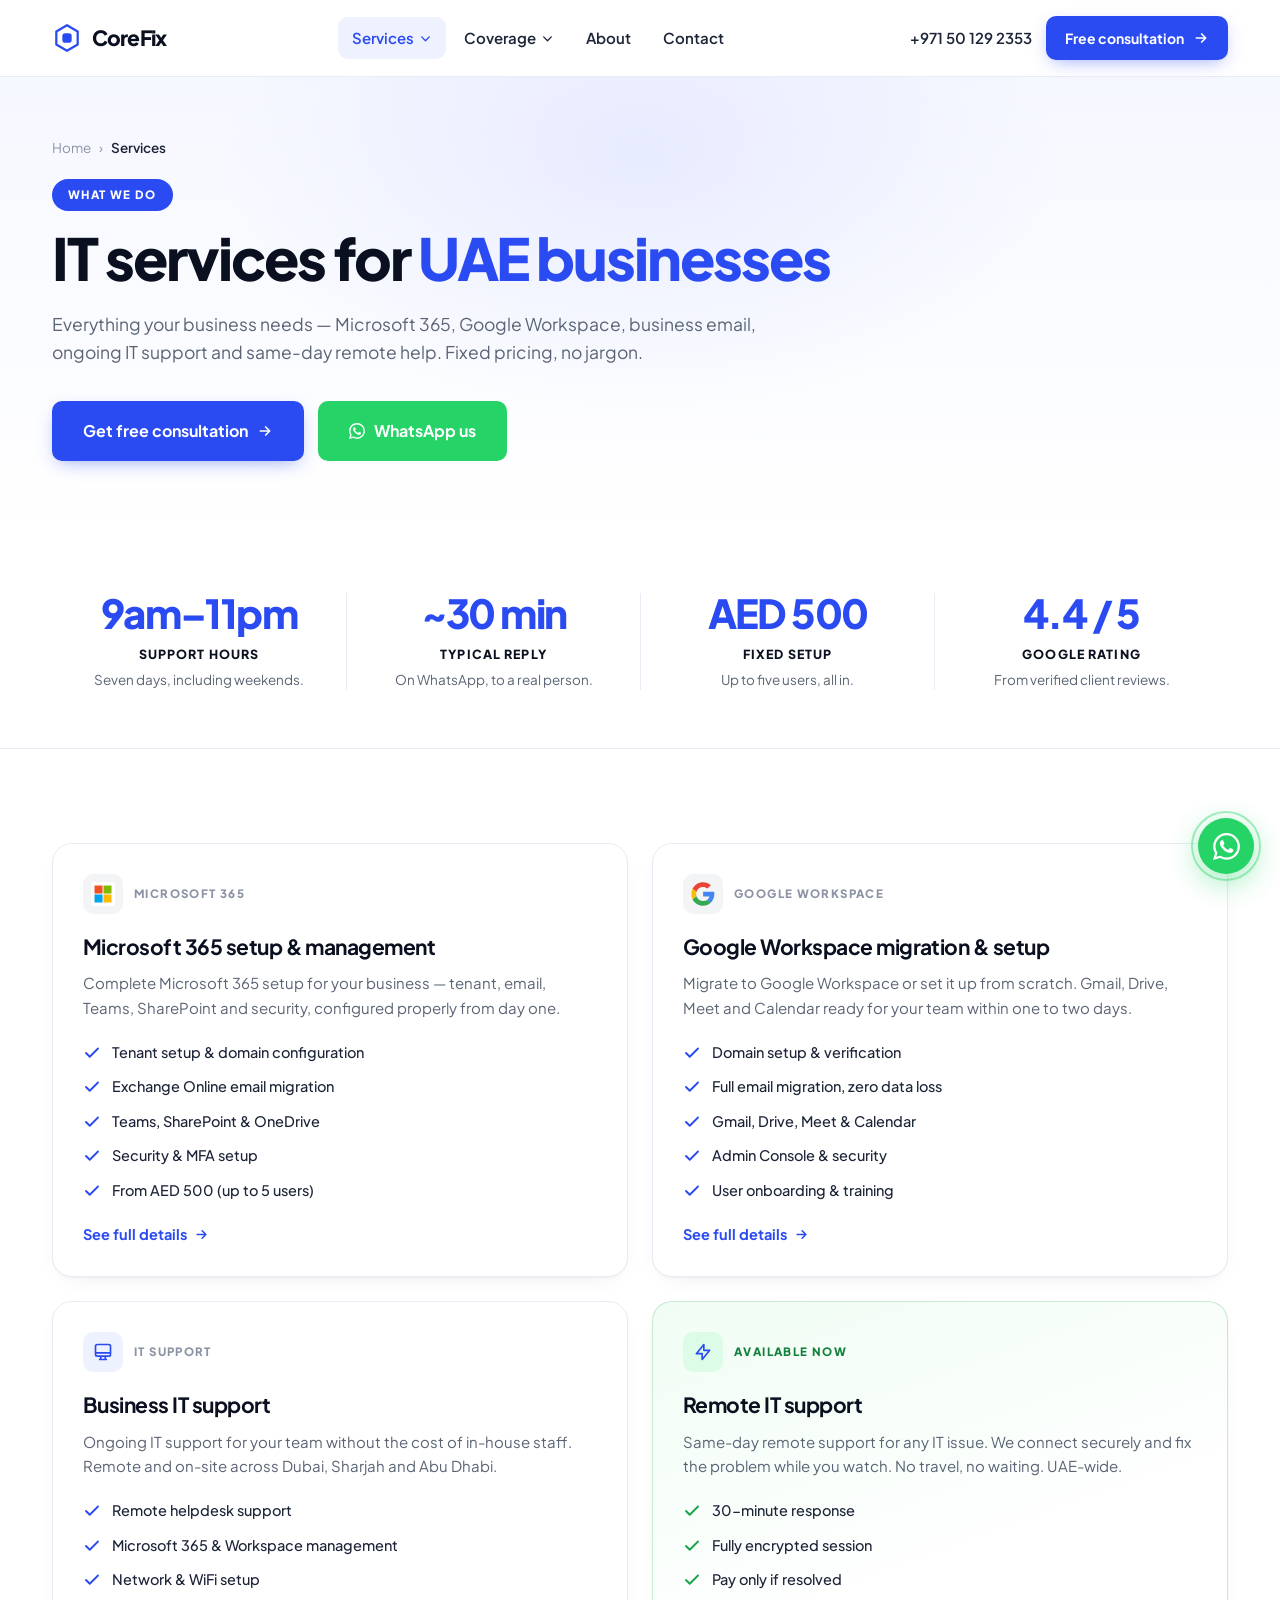
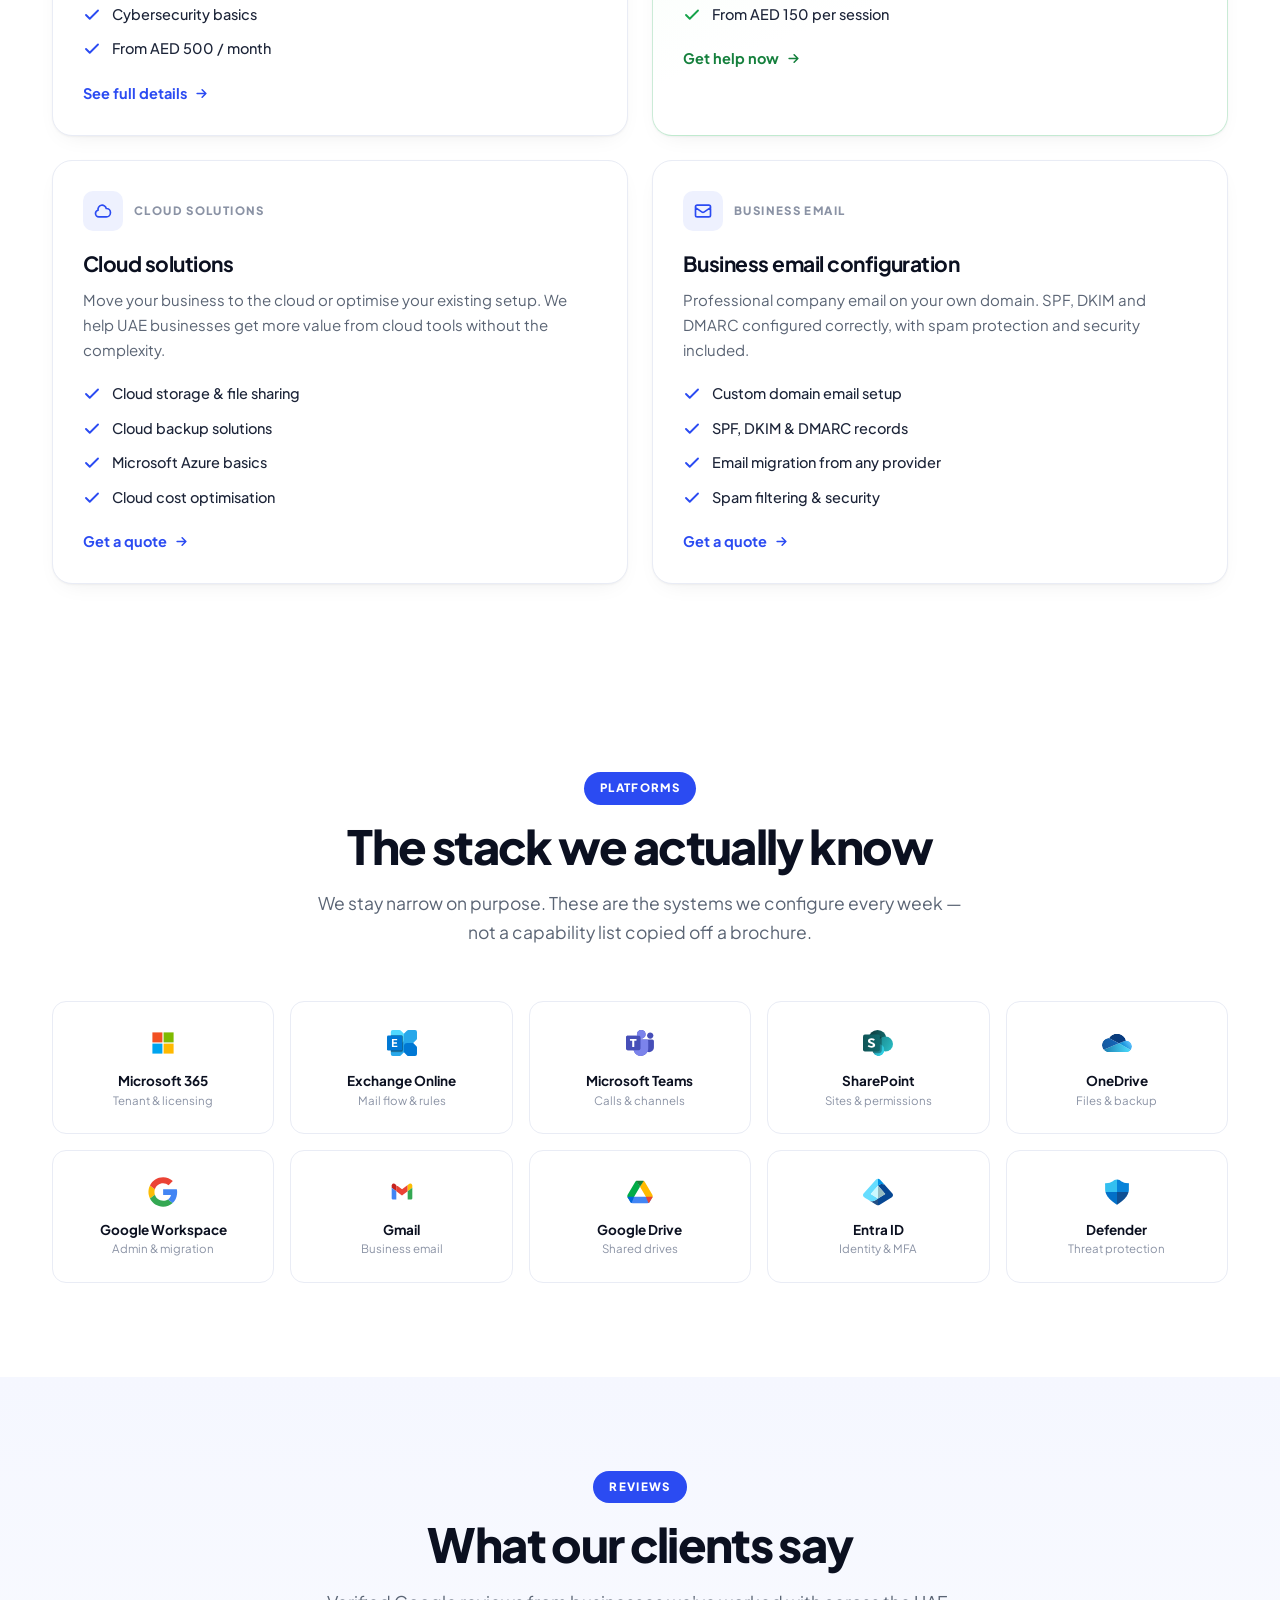
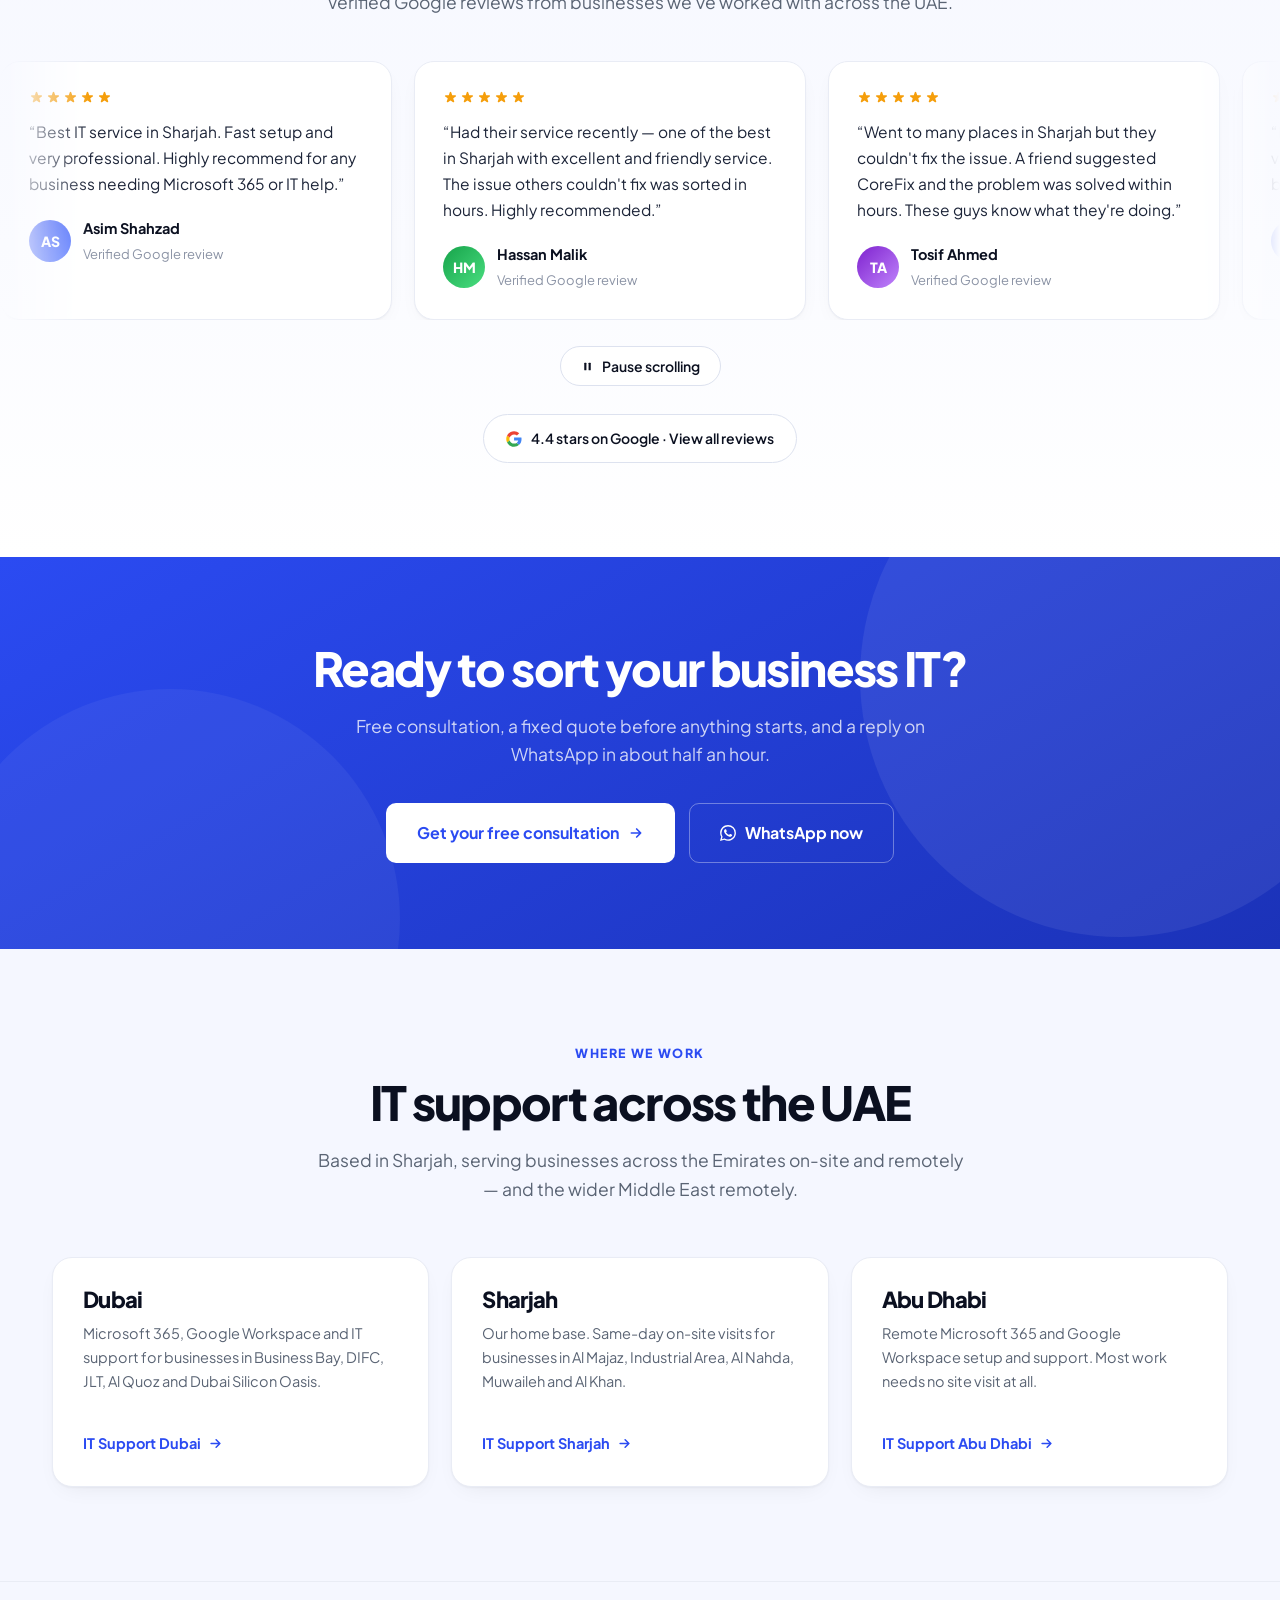
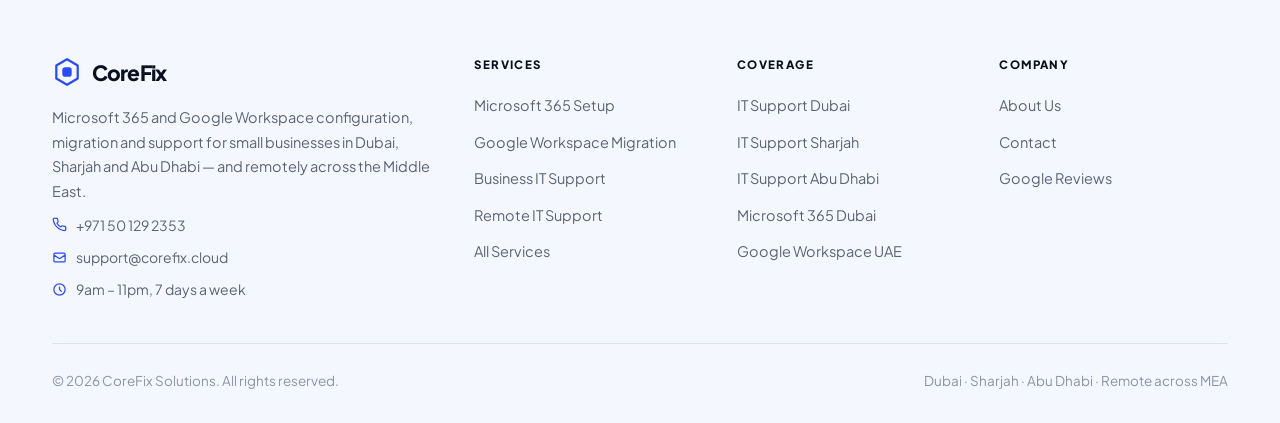
<file: services.html>
<!DOCTYPE html>
<html lang="en">
<head>
<meta charset="UTF-8">
<meta name="viewport" content="width=device-width,initial-scale=1">
<meta name="author" content="CoreFix Solutions">
<meta name="robots" content="index, follow, max-snippet:-1, max-image-preview:large, max-video-preview:-1">
<meta name="geo.region" content="AE">
<meta name="geo.placename" content="Dubai, Sharjah, Abu Dhabi, United Arab Emirates">
<meta name="theme-color" content="#2B4BF2">
<link rel="preconnect" href="https://fonts.googleapis.com">
<link rel="preconnect" href="https://fonts.gstatic.com" crossorigin>
<link href="https://fonts.googleapis.com/css2?family=Plus+Jakarta+Sans:wght@400;500;600;700;800&family=IBM+Plex+Mono:wght@400;500&display=swap" rel="stylesheet">
<link rel="stylesheet" href="style.css">
<link rel="apple-touch-icon" sizes="180x180" href="apple-touch-icon.png">
<link rel="icon" type="image/png" sizes="32x32" href="favicon-32x32.png">
<link rel="icon" type="image/png" sizes="16x16" href="favicon-16x16.png">
<link rel="manifest" href="site.webmanifest">
<script async src="https://www.googletagmanager.com/gtag/js?id=G-E2PS5NH8T0"></script>
<script>window.dataLayer=window.dataLayer||[];function gtag(){dataLayer.push(arguments);}gtag('js',new Date());gtag('config','G-E2PS5NH8T0');</script>
<title>IT Services for UAE Businesses | CoreFix Solutions</title>
<meta name="description" content="Microsoft 365 setup, Google Workspace migration, IT support and remote help for businesses in Dubai, Sharjah &amp; Abu Dhabi. Fixed pricing.">
<meta name="keywords" content="IT services UAE, Microsoft 365 setup Dubai, Google Workspace migration UAE, IT support Dubai Sharjah">
<link rel="canonical" href="https://corefix.cloud/services.html">
<meta property="og:type" content="website">
<meta property="og:site_name" content="CoreFix Solutions">
<meta property="og:title" content="IT Services for UAE Businesses | CoreFix Solutions">
<meta property="og:description" content="Microsoft 365 setup, Google Workspace migration, IT support and remote help for businesses in Dubai, Sharjah &amp; Abu Dhabi. Fixed pricing.">
<meta property="og:url" content="https://corefix.cloud/services.html">
<meta property="og:image" content="https://corefix.cloud/og-image.jpg">
<meta property="og:image:width" content="1200">
<meta property="og:image:height" content="630">
<meta property="og:locale" content="en_AE">
<meta name="twitter:card" content="summary_large_image">
<meta name="twitter:title" content="IT Services for UAE Businesses | CoreFix Solutions">
<meta name="twitter:description" content="Microsoft 365 setup, Google Workspace migration, IT support and remote help for businesses in Dubai, Sharjah &amp; Abu Dhabi. Fixed pricing.">
<meta name="twitter:image" content="https://corefix.cloud/og-image.jpg">
<script type="application/ld+json">{"@context":"https://schema.org","@type":"BreadcrumbList","itemListElement":[{"@type":"ListItem","position":1,"name":"Home","item":"https://corefix.cloud/"},{"@type":"ListItem","position":2,"name":"Services","item":"https://corefix.cloud/services.html"}]}</script>
<script type="application/ld+json">{"@context":"https://schema.org","@type":"Service","provider":{"@type":"ProfessionalService","name":"CoreFix Solutions","url":"https://corefix.cloud/","telephone":"+971501292353"},"name":"IT Services for UAE Businesses","description":"Microsoft 365 setup, Google Workspace migration, business email, IT support and remote help for businesses in Dubai, Sharjah and Abu Dhabi.","areaServed":[{"@type":"City","name":"Dubai"},{"@type":"City","name":"Sharjah"},{"@type":"City","name":"Abu Dhabi"}]}</script>
</head>
<body>
<a href="https://wa.me/971501292353?text=Hi%2C%20I%20need%20IT%20support%20for%20my%20business" target="_blank" rel="noopener noreferrer" class="wa" aria-label="Chat with us on WhatsApp"><span class="wa-r"></span><svg viewBox="0 0 24 24" fill="currentColor" aria-hidden="true"><path d="M17.5 14.4c-.3-.2-1.8-.9-2-1-.3-.1-.5-.1-.7.1-.2.3-.8 1-.9 1.2-.2.2-.4.2-.6.1-.3-.2-1.3-.5-2.4-1.5-.9-.8-1.5-1.8-1.7-2.1-.2-.3 0-.5.1-.6l.5-.5.3-.5c.1-.2 0-.4 0-.5-.1-.1-.7-1.6-.9-2.2-.2-.6-.5-.5-.7-.5h-.6c-.2 0-.5.1-.8.4-.3.3-1 1-1 2.5s1.1 2.9 1.2 3.1c.2.2 2.1 3.2 5.1 4.5.7.3 1.3.5 1.7.6.7.2 1.4.2 1.9.1.6-.1 1.8-.7 2-1.4.2-.7.2-1.3.2-1.4-.1-.1-.3-.2-.6-.4M12 21.8a9.9 9.9 0 0 1-5-1.4l-.4-.2-3.7 1 1-3.6-.2-.4A9.9 9.9 0 0 1 2.2 12 9.9 9.9 0 0 1 12 2.1a9.8 9.8 0 0 1 7 2.9 9.8 9.8 0 0 1 2.9 7A9.9 9.9 0 0 1 12 21.8m8.4-18.3A11.8 11.8 0 0 0 12 0C5.5 0 .2 5.3.2 11.9c0 2.1.5 4.1 1.6 5.9L0 24l6.3-1.7a11.9 11.9 0 0 0 5.7 1.5c6.6 0 11.9-5.3 11.9-11.9a11.8 11.8 0 0 0-3.5-8.4"/></svg></a>
<a href="#main" class="skip">Skip to content</a>
<nav class="nav"><div class="wrap nav-in">
  <a href="index.html" class="logo" aria-label="CoreFix Solutions home"><svg viewBox="0 0 32 32" fill="none" aria-hidden="true"><path d="M16 2.4 27.4 9v14L16 29.6 4.6 23V9L16 2.4Z" stroke="#2B4BF2" stroke-width="2.4" stroke-linejoin="round"/><rect x="11" y="11" width="10" height="10" rx="3" fill="#2B4BF2"/></svg>CoreFix</a>
  <ul class="nav-l">
    <li class="dd"><a href="services.html" class="ddt on">Services <span class="dd-a"><svg fill="none" stroke="currentColor" stroke-width="2.5" stroke-linecap="round" stroke-linejoin="round" viewBox="0 0 24 24" aria-hidden="true"><path d="M19 9l-7 7-7-7"/></svg></span></a>
      <div class="dd-m">
        <a href="microsoft-365.html"><span class="dd-ic ico-w"><img src="logos/microsoft-365.svg" alt="Microsoft 365" class="blogo" width="48" height="48" loading="lazy" decoding="async"></span><span><span class="dd-t">Microsoft 365</span><span class="dd-s">Tenant setup &amp; migration</span></span></a>
        <a href="google-workspace.html"><span class="dd-ic ico-w"><img src="logos/google-workspace.svg" alt="Google Workspace" class="blogo" width="48" height="48" loading="lazy" decoding="async"></span><span><span class="dd-t">Google Workspace</span><span class="dd-s">Migration &amp; admin setup</span></span></a>
        <a href="it-support.html"><span class="dd-ic"><svg fill="none" stroke="currentColor" stroke-width="2" stroke-linecap="round" stroke-linejoin="round" viewBox="0 0 24 24" aria-hidden="true"><path d="M9.8 17 9 20l-1 1h8l-1-1-.8-3M3 13h18M5 17h14a2 2 0 0 0 2-2V5a2 2 0 0 0-2-2H5a2 2 0 0 0-2 2v10a2 2 0 0 0 2 2Z"/></svg></span><span><span class="dd-t">IT Support</span><span class="dd-s">Ongoing &amp; project work</span></span></a>
        <div class="dd-sep"></div>
        <a href="remote-support.html"><span class="dd-ic" style="background:var(--green-b)"><svg fill="none" stroke="currentColor" stroke-width="2" stroke-linecap="round" stroke-linejoin="round" viewBox="0 0 24 24" aria-hidden="true"><path d="M13 10V3L4 14h7v7l9-11h-7Z"/></svg></span><span><span class="dd-t" style="color:var(--green-t)">Remote Support</span><span class="dd-s">Available now · UAE-wide</span></span></a>
      </div>
    </li>
    <li class="dd"><a href="it-support-dubai.html" class="ddt">Coverage <span class="dd-a"><svg fill="none" stroke="currentColor" stroke-width="2.5" stroke-linecap="round" stroke-linejoin="round" viewBox="0 0 24 24" aria-hidden="true"><path d="M19 9l-7 7-7-7"/></svg></span></a>
      <div class="dd-m">
        <a href="it-support-dubai.html"><span class="dd-ic"><svg fill="none" stroke="currentColor" stroke-width="2" stroke-linecap="round" stroke-linejoin="round" viewBox="0 0 24 24" aria-hidden="true"><path d="M20 10c0 6-8 12-8 12s-8-6-8-12a8 8 0 0 1 16 0Z"/><circle cx="12" cy="10" r="3"/></svg></span><span><span class="dd-t">Dubai</span><span class="dd-s">On-site &amp; remote</span></span></a>
        <a href="it-support-sharjah.html"><span class="dd-ic"><svg fill="none" stroke="currentColor" stroke-width="2" stroke-linecap="round" stroke-linejoin="round" viewBox="0 0 24 24" aria-hidden="true"><path d="M20 10c0 6-8 12-8 12s-8-6-8-12a8 8 0 0 1 16 0Z"/><circle cx="12" cy="10" r="3"/></svg></span><span><span class="dd-t">Sharjah</span><span class="dd-s">Our base · same-day on-site</span></span></a>
        <a href="it-support-abu-dhabi.html"><span class="dd-ic"><svg fill="none" stroke="currentColor" stroke-width="2" stroke-linecap="round" stroke-linejoin="round" viewBox="0 0 24 24" aria-hidden="true"><path d="M20 10c0 6-8 12-8 12s-8-6-8-12a8 8 0 0 1 16 0Z"/><circle cx="12" cy="10" r="3"/></svg></span><span><span class="dd-t">Abu Dhabi</span><span class="dd-s">Remote delivery</span></span></a>
        <div class="dd-sep"></div>
        <a href="microsoft-365-dubai.html"><span class="dd-ic ico-w"><img src="logos/microsoft-365.svg" alt="Microsoft 365" class="blogo" width="48" height="48" loading="lazy" decoding="async"></span><span><span class="dd-t">Microsoft 365 Dubai</span><span class="dd-s">Business Bay, DIFC, JLT</span></span></a>
        <a href="google-workspace-uae.html"><span class="dd-ic ico-w"><img src="logos/google-workspace.svg" alt="Google Workspace" class="blogo" width="48" height="48" loading="lazy" decoding="async"></span><span><span class="dd-t">Google Workspace UAE</span><span class="dd-s">Across all emirates</span></span></a>
      </div>
    </li>
    <li><a href="about.html" class="">About</a></li>
    <li><a href="contact.html" class="">Contact</a></li>
  </ul>
  <div class="nav-r">
    <a href="tel:+971501292353" class="nav-tel">+971 50 129 2353</a>
    <a href="contact.html" class="btn b-blue b-sm">Free consultation <span class="arw"><svg fill="none" stroke="currentColor" stroke-width="2.5" stroke-linecap="round" stroke-linejoin="round" viewBox="0 0 24 24" aria-hidden="true"><path d="M5 12h14M13 6l6 6-6 6"/></svg></span></a>
    <button class="ham" id="ham" aria-label="Open menu" aria-expanded="false"><svg fill="none" stroke="currentColor" stroke-width="2" stroke-linecap="round" stroke-linejoin="round" viewBox="0 0 24 24" aria-hidden="true"><path d="M19 9l-7 7-7-7"/></svg></button>
  </div>
</div></nav>

<div class="mnav" id="mnav">
  <div class="mnav-top">
    <a href="index.html" class="logo"><svg viewBox="0 0 32 32" fill="none" aria-hidden="true"><path d="M16 2.4 27.4 9v14L16 29.6 4.6 23V9L16 2.4Z" stroke="#2B4BF2" stroke-width="2.4" stroke-linejoin="round"/><rect x="11" y="11" width="10" height="10" rx="3" fill="#2B4BF2"/></svg>CoreFix</a>
    <button class="ham" id="hamx" aria-label="Close menu"><svg fill="none" stroke="currentColor" stroke-width="2.5" stroke-linecap="round" stroke-linejoin="round" viewBox="0 0 24 24" aria-hidden="true"><path d="M12 5v14M5 12h14"/></svg></button>
  </div>
  <p class="mnav-h">Services</p>
  <a href="microsoft-365.html" class="mi"><span class="dd-ic ico-w"><img src="logos/microsoft-365.svg" alt="Microsoft 365" class="blogo" width="48" height="48" loading="lazy" decoding="async"></span>Microsoft 365 Setup</a>
  <a href="google-workspace.html" class="mi"><span class="dd-ic ico-w"><img src="logos/google-workspace.svg" alt="Google Workspace" class="blogo" width="48" height="48" loading="lazy" decoding="async"></span>Google Workspace</a>
  <a href="it-support.html" class="mi"><span class="dd-ic"><svg fill="none" stroke="currentColor" stroke-width="2" stroke-linecap="round" stroke-linejoin="round" viewBox="0 0 24 24" aria-hidden="true"><path d="M9.8 17 9 20l-1 1h8l-1-1-.8-3M3 13h18M5 17h14a2 2 0 0 0 2-2V5a2 2 0 0 0-2-2H5a2 2 0 0 0-2 2v10a2 2 0 0 0 2 2Z"/></svg></span>IT Support</a>
  <a href="remote-support.html" class="mi"><span class="dd-ic" style="background:var(--green-b)"><svg fill="none" stroke="currentColor" stroke-width="2" stroke-linecap="round" stroke-linejoin="round" viewBox="0 0 24 24" aria-hidden="true"><path d="M13 10V3L4 14h7v7l9-11h-7Z"/></svg></span>Remote Support</a>
  <p class="mnav-h">Coverage</p>
  <a href="it-support-dubai.html" class="mi"><span class="dd-ic"><svg fill="none" stroke="currentColor" stroke-width="2" stroke-linecap="round" stroke-linejoin="round" viewBox="0 0 24 24" aria-hidden="true"><path d="M20 10c0 6-8 12-8 12s-8-6-8-12a8 8 0 0 1 16 0Z"/><circle cx="12" cy="10" r="3"/></svg></span>Dubai</a>
  <a href="it-support-sharjah.html" class="mi"><span class="dd-ic"><svg fill="none" stroke="currentColor" stroke-width="2" stroke-linecap="round" stroke-linejoin="round" viewBox="0 0 24 24" aria-hidden="true"><path d="M20 10c0 6-8 12-8 12s-8-6-8-12a8 8 0 0 1 16 0Z"/><circle cx="12" cy="10" r="3"/></svg></span>Sharjah</a>
  <a href="it-support-abu-dhabi.html" class="mi"><span class="dd-ic"><svg fill="none" stroke="currentColor" stroke-width="2" stroke-linecap="round" stroke-linejoin="round" viewBox="0 0 24 24" aria-hidden="true"><path d="M20 10c0 6-8 12-8 12s-8-6-8-12a8 8 0 0 1 16 0Z"/><circle cx="12" cy="10" r="3"/></svg></span>Abu Dhabi</a>
  <a href="services.html" class="ml">All Services</a>
  <a href="about.html" class="ml">About</a>
  <a href="contact.html" class="ml">Contact</a>
  <div class="mnav-cta">
    <a href="contact.html" class="btn b-blue b-lg b-full">Free consultation</a>
    <a href="https://wa.me/971501292353?text=Hi%2C%20I%20need%20IT%20support%20for%20my%20business" target="_blank" rel="noopener" class="btn b-wa b-lg b-full">WhatsApp us</a>
  </div>
</div>
<main id="main">
<header class="phero"><div class="wrap"><div class="phero-in">
  <nav class="crumb" aria-label="Breadcrumb"><a href="index.html">Home</a><span>&rsaquo;</span><span class="on">Services</span></nav>
  <span class="eb-pill">What we do</span>
  <h1 class="h1">IT services for <span style="color:var(--blue)">UAE businesses</span></h1>
  <p class="lead">Everything your business needs &mdash; Microsoft 365, Google Workspace, business email, ongoing IT support and same-day remote help. Fixed pricing, no jargon.</p>
  <div class="hero-cta">
    <a href="contact.html" class="btn b-blue b-lg">Get free consultation <span class="arw"><svg fill="none" stroke="currentColor" stroke-width="2.5" stroke-linecap="round" stroke-linejoin="round" viewBox="0 0 24 24" aria-hidden="true"><path d="M5 12h14M13 6l6 6-6 6"/></svg></span></a>
    <a href="https://wa.me/971501292353?text=Hi%2C%20I%20need%20IT%20support%20for%20my%20business" target="_blank" rel="noopener" class="btn b-wa b-lg"><svg viewBox="0 0 24 24" fill="currentColor" aria-hidden="true"><path d="M17.5 14.4c-.3-.2-1.8-.9-2-1-.3-.1-.5-.1-.7.1-.2.3-.8 1-.9 1.2-.2.2-.4.2-.6.1-.3-.2-1.3-.5-2.4-1.5-.9-.8-1.5-1.8-1.7-2.1-.2-.3 0-.5.1-.6l.5-.5.3-.5c.1-.2 0-.4 0-.5-.1-.1-.7-1.6-.9-2.2-.2-.6-.5-.5-.7-.5h-.6c-.2 0-.5.1-.8.4-.3.3-1 1-1 2.5s1.1 2.9 1.2 3.1c.2.2 2.1 3.2 5.1 4.5.7.3 1.3.5 1.7.6.7.2 1.4.2 1.9.1.6-.1 1.8-.7 2-1.4.2-.7.2-1.3.2-1.4-.1-.1-.3-.2-.6-.4M12 21.8a9.9 9.9 0 0 1-5-1.4l-.4-.2-3.7 1 1-3.6-.2-.4A9.9 9.9 0 0 1 2.2 12 9.9 9.9 0 0 1 12 2.1a9.8 9.8 0 0 1 7 2.9 9.8 9.8 0 0 1 2.9 7A9.9 9.9 0 0 1 12 21.8m8.4-18.3A11.8 11.8 0 0 0 12 0C5.5 0 .2 5.3.2 11.9c0 2.1.5 4.1 1.6 5.9L0 24l6.3-1.7a11.9 11.9 0 0 0 5.7 1.5c6.6 0 11.9-5.3 11.9-11.9a11.8 11.8 0 0 0-3.5-8.4"/></svg> WhatsApp us</a>
  </div>
</div></div></header>

<section class="stats"><div class="wrap stats-g">
  <div class="stat"><div class="stat-n">9am&ndash;11pm</div><div class="stat-k">Support hours</div><div class="stat-d">Seven days, including weekends.</div></div>
  <div class="stat"><div class="stat-n">~30 min</div><div class="stat-k">Typical reply</div><div class="stat-d">On WhatsApp, to a real person.</div></div>
  <div class="stat"><div class="stat-n">AED 500</div><div class="stat-k">Fixed setup</div><div class="stat-d">Up to five users, all in.</div></div>
  <div class="stat"><div class="stat-n">4.4 / 5</div><div class="stat-k">Google rating</div><div class="stat-d">From verified client reviews.</div></div>
</div></section>

<section class="sec"><div class="wrap">
  <div class="fg">
    <article class="fc rv">
      <div class="fc-top"><span class="ico ico-w"><img src="logos/microsoft-365.svg" alt="Microsoft 365" class="blogo" width="48" height="48" loading="lazy" decoding="async"></span><span class="fc-eb">Microsoft 365</span></div>
      <h2 class="h3">Microsoft 365 setup &amp; management</h2>
      <p>Complete Microsoft 365 setup for your business &mdash; tenant, email, Teams, SharePoint and security, configured properly from day one.</p>
      <ul class="cl cl-sm" style="margin-top:20px">
        <li><svg fill="none" stroke="currentColor" stroke-width="2.5" stroke-linecap="round" stroke-linejoin="round" viewBox="0 0 24 24" aria-hidden="true"><path d="M20 6 9 17l-5-5"/></svg>Tenant setup &amp; domain configuration</li>
        <li><svg fill="none" stroke="currentColor" stroke-width="2.5" stroke-linecap="round" stroke-linejoin="round" viewBox="0 0 24 24" aria-hidden="true"><path d="M20 6 9 17l-5-5"/></svg>Exchange Online email migration</li>
        <li><svg fill="none" stroke="currentColor" stroke-width="2.5" stroke-linecap="round" stroke-linejoin="round" viewBox="0 0 24 24" aria-hidden="true"><path d="M20 6 9 17l-5-5"/></svg>Teams, SharePoint &amp; OneDrive</li>
        <li><svg fill="none" stroke="currentColor" stroke-width="2.5" stroke-linecap="round" stroke-linejoin="round" viewBox="0 0 24 24" aria-hidden="true"><path d="M20 6 9 17l-5-5"/></svg>Security &amp; MFA setup</li>
        <li><svg fill="none" stroke="currentColor" stroke-width="2.5" stroke-linecap="round" stroke-linejoin="round" viewBox="0 0 24 24" aria-hidden="true"><path d="M20 6 9 17l-5-5"/></svg>From AED 500 (up to 5 users)</li>
      </ul>
      <a href="microsoft-365.html" class="fc-link mt-auto" style="margin-top:22px">See full details <span class="arw"><svg fill="none" stroke="currentColor" stroke-width="2.5" stroke-linecap="round" stroke-linejoin="round" viewBox="0 0 24 24" aria-hidden="true"><path d="M5 12h14M13 6l6 6-6 6"/></svg></span></a>
    </article>

    <article class="fc rv rv-1">
      <div class="fc-top"><span class="ico ico-w"><img src="logos/google-workspace.svg" alt="Google Workspace" class="blogo" width="48" height="48" loading="lazy" decoding="async"></span><span class="fc-eb">Google Workspace</span></div>
      <h2 class="h3">Google Workspace migration &amp; setup</h2>
      <p>Migrate to Google Workspace or set it up from scratch. Gmail, Drive, Meet and Calendar ready for your team within one to two days.</p>
      <ul class="cl cl-sm" style="margin-top:20px">
        <li><svg fill="none" stroke="currentColor" stroke-width="2.5" stroke-linecap="round" stroke-linejoin="round" viewBox="0 0 24 24" aria-hidden="true"><path d="M20 6 9 17l-5-5"/></svg>Domain setup &amp; verification</li>
        <li><svg fill="none" stroke="currentColor" stroke-width="2.5" stroke-linecap="round" stroke-linejoin="round" viewBox="0 0 24 24" aria-hidden="true"><path d="M20 6 9 17l-5-5"/></svg>Full email migration, zero data loss</li>
        <li><svg fill="none" stroke="currentColor" stroke-width="2.5" stroke-linecap="round" stroke-linejoin="round" viewBox="0 0 24 24" aria-hidden="true"><path d="M20 6 9 17l-5-5"/></svg>Gmail, Drive, Meet &amp; Calendar</li>
        <li><svg fill="none" stroke="currentColor" stroke-width="2.5" stroke-linecap="round" stroke-linejoin="round" viewBox="0 0 24 24" aria-hidden="true"><path d="M20 6 9 17l-5-5"/></svg>Admin Console &amp; security</li>
        <li><svg fill="none" stroke="currentColor" stroke-width="2.5" stroke-linecap="round" stroke-linejoin="round" viewBox="0 0 24 24" aria-hidden="true"><path d="M20 6 9 17l-5-5"/></svg>User onboarding &amp; training</li>
      </ul>
      <a href="google-workspace.html" class="fc-link mt-auto" style="margin-top:22px">See full details <span class="arw"><svg fill="none" stroke="currentColor" stroke-width="2.5" stroke-linecap="round" stroke-linejoin="round" viewBox="0 0 24 24" aria-hidden="true"><path d="M5 12h14M13 6l6 6-6 6"/></svg></span></a>
    </article>

    <article class="fc rv">
      <div class="fc-top"><span class="ico"><svg fill="none" stroke="currentColor" stroke-width="2" stroke-linecap="round" stroke-linejoin="round" viewBox="0 0 24 24" aria-hidden="true"><path d="M9.8 17 9 20l-1 1h8l-1-1-.8-3M3 13h18M5 17h14a2 2 0 0 0 2-2V5a2 2 0 0 0-2-2H5a2 2 0 0 0-2 2v10a2 2 0 0 0 2 2Z"/></svg></span><span class="fc-eb">IT support</span></div>
      <h2 class="h3">Business IT support</h2>
      <p>Ongoing IT support for your team without the cost of in-house staff. Remote and on-site across Dubai, Sharjah and Abu Dhabi.</p>
      <ul class="cl cl-sm" style="margin-top:20px">
        <li><svg fill="none" stroke="currentColor" stroke-width="2.5" stroke-linecap="round" stroke-linejoin="round" viewBox="0 0 24 24" aria-hidden="true"><path d="M20 6 9 17l-5-5"/></svg>Remote helpdesk support</li>
        <li><svg fill="none" stroke="currentColor" stroke-width="2.5" stroke-linecap="round" stroke-linejoin="round" viewBox="0 0 24 24" aria-hidden="true"><path d="M20 6 9 17l-5-5"/></svg>Microsoft 365 &amp; Workspace management</li>
        <li><svg fill="none" stroke="currentColor" stroke-width="2.5" stroke-linecap="round" stroke-linejoin="round" viewBox="0 0 24 24" aria-hidden="true"><path d="M20 6 9 17l-5-5"/></svg>Network &amp; WiFi setup</li>
        <li><svg fill="none" stroke="currentColor" stroke-width="2.5" stroke-linecap="round" stroke-linejoin="round" viewBox="0 0 24 24" aria-hidden="true"><path d="M20 6 9 17l-5-5"/></svg>Cybersecurity basics</li>
        <li><svg fill="none" stroke="currentColor" stroke-width="2.5" stroke-linecap="round" stroke-linejoin="round" viewBox="0 0 24 24" aria-hidden="true"><path d="M20 6 9 17l-5-5"/></svg>From AED 500 / month</li>
      </ul>
      <a href="it-support.html" class="fc-link mt-auto" style="margin-top:22px">See full details <span class="arw"><svg fill="none" stroke="currentColor" stroke-width="2.5" stroke-linecap="round" stroke-linejoin="round" viewBox="0 0 24 24" aria-hidden="true"><path d="M5 12h14M13 6l6 6-6 6"/></svg></span></a>
    </article>

    <article class="fc rv rv-1" style="background:linear-gradient(160deg,#F0FDF4,#fff 60%);border-color:rgba(22,163,74,.22)">
      <div class="fc-top"><span class="ico" style="background:var(--green-b)"><span style="color:var(--green-t);display:block;width:20px;height:20px"><svg fill="none" stroke="currentColor" stroke-width="2" stroke-linecap="round" stroke-linejoin="round" viewBox="0 0 24 24" aria-hidden="true"><path d="M13 10V3L4 14h7v7l9-11h-7Z"/></svg></span></span><span class="fc-eb" style="color:var(--green-t)">Available now</span></div>
      <h2 class="h3">Remote IT support</h2>
      <p>Same-day remote support for any IT issue. We connect securely and fix the problem while you watch. No travel, no waiting. UAE-wide.</p>
      <ul class="cl cl-sm cl-g" style="margin-top:20px">
        <li><svg fill="none" stroke="currentColor" stroke-width="2.5" stroke-linecap="round" stroke-linejoin="round" viewBox="0 0 24 24" aria-hidden="true"><path d="M20 6 9 17l-5-5"/></svg>30-minute response</li>
        <li><svg fill="none" stroke="currentColor" stroke-width="2.5" stroke-linecap="round" stroke-linejoin="round" viewBox="0 0 24 24" aria-hidden="true"><path d="M20 6 9 17l-5-5"/></svg>Fully encrypted session</li>
        <li><svg fill="none" stroke="currentColor" stroke-width="2.5" stroke-linecap="round" stroke-linejoin="round" viewBox="0 0 24 24" aria-hidden="true"><path d="M20 6 9 17l-5-5"/></svg>Pay only if resolved</li>
        <li><svg fill="none" stroke="currentColor" stroke-width="2.5" stroke-linecap="round" stroke-linejoin="round" viewBox="0 0 24 24" aria-hidden="true"><path d="M20 6 9 17l-5-5"/></svg>From AED 150 per session</li>
      </ul>
      <a href="remote-support.html" class="fc-link mt-auto" style="margin-top:22px;color:var(--green-t)">Get help now <span class="arw"><svg fill="none" stroke="currentColor" stroke-width="2.5" stroke-linecap="round" stroke-linejoin="round" viewBox="0 0 24 24" aria-hidden="true"><path d="M5 12h14M13 6l6 6-6 6"/></svg></span></a>
    </article>

    <article class="fc rv">
      <div class="fc-top"><span class="ico"><svg fill="none" stroke="currentColor" stroke-width="2" stroke-linecap="round" stroke-linejoin="round" viewBox="0 0 24 24" aria-hidden="true"><path d="M3 15a4 4 0 0 0 4 4h9a5 5 0 1 0-.1-10 5 5 0 0 0-9.8 2.1A4 4 0 0 0 3 15Z"/></svg></span><span class="fc-eb">Cloud solutions</span></div>
      <h2 class="h3">Cloud solutions</h2>
      <p>Move your business to the cloud or optimise your existing setup. We help UAE businesses get more value from cloud tools without the complexity.</p>
      <ul class="cl cl-sm" style="margin-top:20px">
        <li><svg fill="none" stroke="currentColor" stroke-width="2.5" stroke-linecap="round" stroke-linejoin="round" viewBox="0 0 24 24" aria-hidden="true"><path d="M20 6 9 17l-5-5"/></svg>Cloud storage &amp; file sharing</li>
        <li><svg fill="none" stroke="currentColor" stroke-width="2.5" stroke-linecap="round" stroke-linejoin="round" viewBox="0 0 24 24" aria-hidden="true"><path d="M20 6 9 17l-5-5"/></svg>Cloud backup solutions</li>
        <li><svg fill="none" stroke="currentColor" stroke-width="2.5" stroke-linecap="round" stroke-linejoin="round" viewBox="0 0 24 24" aria-hidden="true"><path d="M20 6 9 17l-5-5"/></svg>Microsoft Azure basics</li>
        <li><svg fill="none" stroke="currentColor" stroke-width="2.5" stroke-linecap="round" stroke-linejoin="round" viewBox="0 0 24 24" aria-hidden="true"><path d="M20 6 9 17l-5-5"/></svg>Cloud cost optimisation</li>
      </ul>
      <a href="contact.html" class="fc-link mt-auto" style="margin-top:22px">Get a quote <span class="arw"><svg fill="none" stroke="currentColor" stroke-width="2.5" stroke-linecap="round" stroke-linejoin="round" viewBox="0 0 24 24" aria-hidden="true"><path d="M5 12h14M13 6l6 6-6 6"/></svg></span></a>
    </article>

    <article class="fc rv rv-1">
      <div class="fc-top"><span class="ico"><svg fill="none" stroke="currentColor" stroke-width="2" stroke-linecap="round" stroke-linejoin="round" viewBox="0 0 24 24" aria-hidden="true"><path d="M3 8l7.9 5.3a2 2 0 0 0 2.2 0L21 8M5 19h14a2 2 0 0 0 2-2V7a2 2 0 0 0-2-2H5a2 2 0 0 0-2 2v10a2 2 0 0 0 2 2Z"/></svg></span><span class="fc-eb">Business email</span></div>
      <h2 class="h3">Business email configuration</h2>
      <p>Professional company email on your own domain. SPF, DKIM and DMARC configured correctly, with spam protection and security included.</p>
      <ul class="cl cl-sm" style="margin-top:20px">
        <li><svg fill="none" stroke="currentColor" stroke-width="2.5" stroke-linecap="round" stroke-linejoin="round" viewBox="0 0 24 24" aria-hidden="true"><path d="M20 6 9 17l-5-5"/></svg>Custom domain email setup</li>
        <li><svg fill="none" stroke="currentColor" stroke-width="2.5" stroke-linecap="round" stroke-linejoin="round" viewBox="0 0 24 24" aria-hidden="true"><path d="M20 6 9 17l-5-5"/></svg>SPF, DKIM &amp; DMARC records</li>
        <li><svg fill="none" stroke="currentColor" stroke-width="2.5" stroke-linecap="round" stroke-linejoin="round" viewBox="0 0 24 24" aria-hidden="true"><path d="M20 6 9 17l-5-5"/></svg>Email migration from any provider</li>
        <li><svg fill="none" stroke="currentColor" stroke-width="2.5" stroke-linecap="round" stroke-linejoin="round" viewBox="0 0 24 24" aria-hidden="true"><path d="M20 6 9 17l-5-5"/></svg>Spam filtering &amp; security</li>
      </ul>
      <a href="contact.html" class="fc-link mt-auto" style="margin-top:22px">Get a quote <span class="arw"><svg fill="none" stroke="currentColor" stroke-width="2.5" stroke-linecap="round" stroke-linejoin="round" viewBox="0 0 24 24" aria-hidden="true"><path d="M5 12h14M13 6l6 6-6 6"/></svg></span></a>
    </article>
  </div>
</div></section>

<section class="sec"><div class="wrap">
  <div class="sec-hd rv" style="text-align:center">
    <span class="eb-pill eb-pill-c">Platforms</span>
    <h2 class="h2">The stack we actually know</h2>
    <p class="lead lead-c">We stay narrow on purpose. These are the systems we configure every week &mdash; not a capability list copied off a brochure.</p>
  </div>
  <div class="pg rv">
    <div class="pgi"><div class="pgi-ic"><img src="logos/microsoft-365.svg" alt="Microsoft 365" class="blogo" width="48" height="48" loading="lazy" decoding="async"></div><b>Microsoft 365</b><small>Tenant &amp; licensing</small></div>
    <div class="pgi"><div class="pgi-ic"><img src="logos/exchange.svg" alt="Microsoft Exchange Online" class="blogo" width="48" height="48" loading="lazy" decoding="async"></div><b>Exchange Online</b><small>Mail flow &amp; rules</small></div>
    <div class="pgi"><div class="pgi-ic"><img src="logos/teams.svg" alt="Microsoft Teams" class="blogo" width="48" height="48" loading="lazy" decoding="async"></div><b>Microsoft Teams</b><small>Calls &amp; channels</small></div>
    <div class="pgi"><div class="pgi-ic"><img src="logos/sharepoint.svg" alt="Microsoft SharePoint" class="blogo" width="48" height="48" loading="lazy" decoding="async"></div><b>SharePoint</b><small>Sites &amp; permissions</small></div>
    <div class="pgi"><div class="pgi-ic"><img src="logos/onedrive.svg" alt="Microsoft OneDrive" class="blogo" width="48" height="48" loading="lazy" decoding="async"></div><b>OneDrive</b><small>Files &amp; backup</small></div>
    <div class="pgi"><div class="pgi-ic"><img src="logos/google-workspace.svg" alt="Google Workspace" class="blogo" width="48" height="48" loading="lazy" decoding="async"></div><b>Google Workspace</b><small>Admin &amp; migration</small></div>
    <div class="pgi"><div class="pgi-ic"><img src="logos/gmail.svg" alt="Gmail" class="blogo" width="48" height="48" loading="lazy" decoding="async"></div><b>Gmail</b><small>Business email</small></div>
    <div class="pgi"><div class="pgi-ic"><img src="logos/drive.svg" alt="Google Drive" class="blogo" width="48" height="48" loading="lazy" decoding="async"></div><b>Google Drive</b><small>Shared drives</small></div>
    <div class="pgi"><div class="pgi-ic"><img src="logos/entra-id.svg" alt="Microsoft Entra ID" class="blogo" width="48" height="48" loading="lazy" decoding="async"></div><b>Entra ID</b><small>Identity &amp; MFA</small></div>
    <div class="pgi"><div class="pgi-ic"><img src="logos/defender.svg" alt="Microsoft Defender" class="blogo" width="48" height="48" loading="lazy" decoding="async"></div><b>Defender</b><small>Threat protection</small></div>
  </div>
</div></section>
<section class="sec sec-lav">
  <div class="wrap"><div style="text-align:center" class="rv">
    <span class="eb-pill eb-pill-c">Reviews</span>
    <h2 class="h2">What our clients say</h2>
    <p class="lead lead-c">Verified Google reviews from businesses we've worked with across the UAE.</p>
  </div></div>
  <div class="mq"><div class="mq-t" id="mqt"><article class="tcard"><div class="stars"><svg viewBox="0 0 20 20" fill="currentColor" aria-hidden="true"><path d="M9.05 2.93c.3-.92 1.6-.92 1.9 0l1.07 3.29a1 1 0 0 0 .95.69h3.46c.97 0 1.37 1.24.59 1.81l-2.8 2.03a1 1 0 0 0-.37 1.12l1.07 3.29c.3.92-.75 1.69-1.54 1.12l-2.8-2.04a1 1 0 0 0-1.17 0l-2.8 2.04c-.79.57-1.84-.2-1.54-1.12l1.07-3.29a1 1 0 0 0-.36-1.12l-2.8-2.03c-.79-.57-.38-1.81.58-1.81h3.47a1 1 0 0 0 .95-.69l1.07-3.29Z"/></svg><svg viewBox="0 0 20 20" fill="currentColor" aria-hidden="true"><path d="M9.05 2.93c.3-.92 1.6-.92 1.9 0l1.07 3.29a1 1 0 0 0 .95.69h3.46c.97 0 1.37 1.24.59 1.81l-2.8 2.03a1 1 0 0 0-.37 1.12l1.07 3.29c.3.92-.75 1.69-1.54 1.12l-2.8-2.04a1 1 0 0 0-1.17 0l-2.8 2.04c-.79.57-1.84-.2-1.54-1.12l1.07-3.29a1 1 0 0 0-.36-1.12l-2.8-2.03c-.79-.57-.38-1.81.58-1.81h3.47a1 1 0 0 0 .95-.69l1.07-3.29Z"/></svg><svg viewBox="0 0 20 20" fill="currentColor" aria-hidden="true"><path d="M9.05 2.93c.3-.92 1.6-.92 1.9 0l1.07 3.29a1 1 0 0 0 .95.69h3.46c.97 0 1.37 1.24.59 1.81l-2.8 2.03a1 1 0 0 0-.37 1.12l1.07 3.29c.3.92-.75 1.69-1.54 1.12l-2.8-2.04a1 1 0 0 0-1.17 0l-2.8 2.04c-.79.57-1.84-.2-1.54-1.12l1.07-3.29a1 1 0 0 0-.36-1.12l-2.8-2.03c-.79-.57-.38-1.81.58-1.81h3.47a1 1 0 0 0 .95-.69l1.07-3.29Z"/></svg><svg viewBox="0 0 20 20" fill="currentColor" aria-hidden="true"><path d="M9.05 2.93c.3-.92 1.6-.92 1.9 0l1.07 3.29a1 1 0 0 0 .95.69h3.46c.97 0 1.37 1.24.59 1.81l-2.8 2.03a1 1 0 0 0-.37 1.12l1.07 3.29c.3.92-.75 1.69-1.54 1.12l-2.8-2.04a1 1 0 0 0-1.17 0l-2.8 2.04c-.79.57-1.84-.2-1.54-1.12l1.07-3.29a1 1 0 0 0-.36-1.12l-2.8-2.03c-.79-.57-.38-1.81.58-1.81h3.47a1 1 0 0 0 .95-.69l1.07-3.29Z"/></svg><svg viewBox="0 0 20 20" fill="currentColor" aria-hidden="true"><path d="M9.05 2.93c.3-.92 1.6-.92 1.9 0l1.07 3.29a1 1 0 0 0 .95.69h3.46c.97 0 1.37 1.24.59 1.81l-2.8 2.03a1 1 0 0 0-.37 1.12l1.07 3.29c.3.92-.75 1.69-1.54 1.12l-2.8-2.04a1 1 0 0 0-1.17 0l-2.8 2.04c-.79.57-1.84-.2-1.54-1.12l1.07-3.29a1 1 0 0 0-.36-1.12l-2.8-2.03c-.79-.57-.38-1.81.58-1.81h3.47a1 1 0 0 0 .95-.69l1.07-3.29Z"/></svg></div><p>&ldquo;Best IT service in Sharjah. Fast setup and very professional. Highly recommend for any business needing Microsoft 365 or IT help.&rdquo;</p><div class="tw"><span class="av" style="background:linear-gradient(135deg,#2B4BF2,#5B7CFF)">AS</span><span><b>Asim Shahzad</b><small>Verified Google review</small></span></div></article><article class="tcard"><div class="stars"><svg viewBox="0 0 20 20" fill="currentColor" aria-hidden="true"><path d="M9.05 2.93c.3-.92 1.6-.92 1.9 0l1.07 3.29a1 1 0 0 0 .95.69h3.46c.97 0 1.37 1.24.59 1.81l-2.8 2.03a1 1 0 0 0-.37 1.12l1.07 3.29c.3.92-.75 1.69-1.54 1.12l-2.8-2.04a1 1 0 0 0-1.17 0l-2.8 2.04c-.79.57-1.84-.2-1.54-1.12l1.07-3.29a1 1 0 0 0-.36-1.12l-2.8-2.03c-.79-.57-.38-1.81.58-1.81h3.47a1 1 0 0 0 .95-.69l1.07-3.29Z"/></svg><svg viewBox="0 0 20 20" fill="currentColor" aria-hidden="true"><path d="M9.05 2.93c.3-.92 1.6-.92 1.9 0l1.07 3.29a1 1 0 0 0 .95.69h3.46c.97 0 1.37 1.24.59 1.81l-2.8 2.03a1 1 0 0 0-.37 1.12l1.07 3.29c.3.92-.75 1.69-1.54 1.12l-2.8-2.04a1 1 0 0 0-1.17 0l-2.8 2.04c-.79.57-1.84-.2-1.54-1.12l1.07-3.29a1 1 0 0 0-.36-1.12l-2.8-2.03c-.79-.57-.38-1.81.58-1.81h3.47a1 1 0 0 0 .95-.69l1.07-3.29Z"/></svg><svg viewBox="0 0 20 20" fill="currentColor" aria-hidden="true"><path d="M9.05 2.93c.3-.92 1.6-.92 1.9 0l1.07 3.29a1 1 0 0 0 .95.69h3.46c.97 0 1.37 1.24.59 1.81l-2.8 2.03a1 1 0 0 0-.37 1.12l1.07 3.29c.3.92-.75 1.69-1.54 1.12l-2.8-2.04a1 1 0 0 0-1.17 0l-2.8 2.04c-.79.57-1.84-.2-1.54-1.12l1.07-3.29a1 1 0 0 0-.36-1.12l-2.8-2.03c-.79-.57-.38-1.81.58-1.81h3.47a1 1 0 0 0 .95-.69l1.07-3.29Z"/></svg><svg viewBox="0 0 20 20" fill="currentColor" aria-hidden="true"><path d="M9.05 2.93c.3-.92 1.6-.92 1.9 0l1.07 3.29a1 1 0 0 0 .95.69h3.46c.97 0 1.37 1.24.59 1.81l-2.8 2.03a1 1 0 0 0-.37 1.12l1.07 3.29c.3.92-.75 1.69-1.54 1.12l-2.8-2.04a1 1 0 0 0-1.17 0l-2.8 2.04c-.79.57-1.84-.2-1.54-1.12l1.07-3.29a1 1 0 0 0-.36-1.12l-2.8-2.03c-.79-.57-.38-1.81.58-1.81h3.47a1 1 0 0 0 .95-.69l1.07-3.29Z"/></svg><svg viewBox="0 0 20 20" fill="currentColor" aria-hidden="true"><path d="M9.05 2.93c.3-.92 1.6-.92 1.9 0l1.07 3.29a1 1 0 0 0 .95.69h3.46c.97 0 1.37 1.24.59 1.81l-2.8 2.03a1 1 0 0 0-.37 1.12l1.07 3.29c.3.92-.75 1.69-1.54 1.12l-2.8-2.04a1 1 0 0 0-1.17 0l-2.8 2.04c-.79.57-1.84-.2-1.54-1.12l1.07-3.29a1 1 0 0 0-.36-1.12l-2.8-2.03c-.79-.57-.38-1.81.58-1.81h3.47a1 1 0 0 0 .95-.69l1.07-3.29Z"/></svg></div><p>&ldquo;Had their service recently &mdash; one of the best in Sharjah with excellent and friendly service. The issue others couldn't fix was sorted in hours. Highly recommended.&rdquo;</p><div class="tw"><span class="av" style="background:linear-gradient(135deg,#16A34A,#4ADE80)">HM</span><span><b>Hassan Malik</b><small>Verified Google review</small></span></div></article><article class="tcard"><div class="stars"><svg viewBox="0 0 20 20" fill="currentColor" aria-hidden="true"><path d="M9.05 2.93c.3-.92 1.6-.92 1.9 0l1.07 3.29a1 1 0 0 0 .95.69h3.46c.97 0 1.37 1.24.59 1.81l-2.8 2.03a1 1 0 0 0-.37 1.12l1.07 3.29c.3.92-.75 1.69-1.54 1.12l-2.8-2.04a1 1 0 0 0-1.17 0l-2.8 2.04c-.79.57-1.84-.2-1.54-1.12l1.07-3.29a1 1 0 0 0-.36-1.12l-2.8-2.03c-.79-.57-.38-1.81.58-1.81h3.47a1 1 0 0 0 .95-.69l1.07-3.29Z"/></svg><svg viewBox="0 0 20 20" fill="currentColor" aria-hidden="true"><path d="M9.05 2.93c.3-.92 1.6-.92 1.9 0l1.07 3.29a1 1 0 0 0 .95.69h3.46c.97 0 1.37 1.24.59 1.81l-2.8 2.03a1 1 0 0 0-.37 1.12l1.07 3.29c.3.92-.75 1.69-1.54 1.12l-2.8-2.04a1 1 0 0 0-1.17 0l-2.8 2.04c-.79.57-1.84-.2-1.54-1.12l1.07-3.29a1 1 0 0 0-.36-1.12l-2.8-2.03c-.79-.57-.38-1.81.58-1.81h3.47a1 1 0 0 0 .95-.69l1.07-3.29Z"/></svg><svg viewBox="0 0 20 20" fill="currentColor" aria-hidden="true"><path d="M9.05 2.93c.3-.92 1.6-.92 1.9 0l1.07 3.29a1 1 0 0 0 .95.69h3.46c.97 0 1.37 1.24.59 1.81l-2.8 2.03a1 1 0 0 0-.37 1.12l1.07 3.29c.3.92-.75 1.69-1.54 1.12l-2.8-2.04a1 1 0 0 0-1.17 0l-2.8 2.04c-.79.57-1.84-.2-1.54-1.12l1.07-3.29a1 1 0 0 0-.36-1.12l-2.8-2.03c-.79-.57-.38-1.81.58-1.81h3.47a1 1 0 0 0 .95-.69l1.07-3.29Z"/></svg><svg viewBox="0 0 20 20" fill="currentColor" aria-hidden="true"><path d="M9.05 2.93c.3-.92 1.6-.92 1.9 0l1.07 3.29a1 1 0 0 0 .95.69h3.46c.97 0 1.37 1.24.59 1.81l-2.8 2.03a1 1 0 0 0-.37 1.12l1.07 3.29c.3.92-.75 1.69-1.54 1.12l-2.8-2.04a1 1 0 0 0-1.17 0l-2.8 2.04c-.79.57-1.84-.2-1.54-1.12l1.07-3.29a1 1 0 0 0-.36-1.12l-2.8-2.03c-.79-.57-.38-1.81.58-1.81h3.47a1 1 0 0 0 .95-.69l1.07-3.29Z"/></svg><svg viewBox="0 0 20 20" fill="currentColor" aria-hidden="true"><path d="M9.05 2.93c.3-.92 1.6-.92 1.9 0l1.07 3.29a1 1 0 0 0 .95.69h3.46c.97 0 1.37 1.24.59 1.81l-2.8 2.03a1 1 0 0 0-.37 1.12l1.07 3.29c.3.92-.75 1.69-1.54 1.12l-2.8-2.04a1 1 0 0 0-1.17 0l-2.8 2.04c-.79.57-1.84-.2-1.54-1.12l1.07-3.29a1 1 0 0 0-.36-1.12l-2.8-2.03c-.79-.57-.38-1.81.58-1.81h3.47a1 1 0 0 0 .95-.69l1.07-3.29Z"/></svg></div><p>&ldquo;Went to many places in Sharjah but they couldn't fix the issue. A friend suggested CoreFix and the problem was solved within hours. These guys know what they're doing.&rdquo;</p><div class="tw"><span class="av" style="background:linear-gradient(135deg,#7E22CE,#C084FC)">TA</span><span><b>Tosif Ahmed</b><small>Verified Google review</small></span></div></article><article class="tcard" aria-hidden="true"><div class="stars"><svg viewBox="0 0 20 20" fill="currentColor" aria-hidden="true"><path d="M9.05 2.93c.3-.92 1.6-.92 1.9 0l1.07 3.29a1 1 0 0 0 .95.69h3.46c.97 0 1.37 1.24.59 1.81l-2.8 2.03a1 1 0 0 0-.37 1.12l1.07 3.29c.3.92-.75 1.69-1.54 1.12l-2.8-2.04a1 1 0 0 0-1.17 0l-2.8 2.04c-.79.57-1.84-.2-1.54-1.12l1.07-3.29a1 1 0 0 0-.36-1.12l-2.8-2.03c-.79-.57-.38-1.81.58-1.81h3.47a1 1 0 0 0 .95-.69l1.07-3.29Z"/></svg><svg viewBox="0 0 20 20" fill="currentColor" aria-hidden="true"><path d="M9.05 2.93c.3-.92 1.6-.92 1.9 0l1.07 3.29a1 1 0 0 0 .95.69h3.46c.97 0 1.37 1.24.59 1.81l-2.8 2.03a1 1 0 0 0-.37 1.12l1.07 3.29c.3.92-.75 1.69-1.54 1.12l-2.8-2.04a1 1 0 0 0-1.17 0l-2.8 2.04c-.79.57-1.84-.2-1.54-1.12l1.07-3.29a1 1 0 0 0-.36-1.12l-2.8-2.03c-.79-.57-.38-1.81.58-1.81h3.47a1 1 0 0 0 .95-.69l1.07-3.29Z"/></svg><svg viewBox="0 0 20 20" fill="currentColor" aria-hidden="true"><path d="M9.05 2.93c.3-.92 1.6-.92 1.9 0l1.07 3.29a1 1 0 0 0 .95.69h3.46c.97 0 1.37 1.24.59 1.81l-2.8 2.03a1 1 0 0 0-.37 1.12l1.07 3.29c.3.92-.75 1.69-1.54 1.12l-2.8-2.04a1 1 0 0 0-1.17 0l-2.8 2.04c-.79.57-1.84-.2-1.54-1.12l1.07-3.29a1 1 0 0 0-.36-1.12l-2.8-2.03c-.79-.57-.38-1.81.58-1.81h3.47a1 1 0 0 0 .95-.69l1.07-3.29Z"/></svg><svg viewBox="0 0 20 20" fill="currentColor" aria-hidden="true"><path d="M9.05 2.93c.3-.92 1.6-.92 1.9 0l1.07 3.29a1 1 0 0 0 .95.69h3.46c.97 0 1.37 1.24.59 1.81l-2.8 2.03a1 1 0 0 0-.37 1.12l1.07 3.29c.3.92-.75 1.69-1.54 1.12l-2.8-2.04a1 1 0 0 0-1.17 0l-2.8 2.04c-.79.57-1.84-.2-1.54-1.12l1.07-3.29a1 1 0 0 0-.36-1.12l-2.8-2.03c-.79-.57-.38-1.81.58-1.81h3.47a1 1 0 0 0 .95-.69l1.07-3.29Z"/></svg><svg viewBox="0 0 20 20" fill="currentColor" aria-hidden="true"><path d="M9.05 2.93c.3-.92 1.6-.92 1.9 0l1.07 3.29a1 1 0 0 0 .95.69h3.46c.97 0 1.37 1.24.59 1.81l-2.8 2.03a1 1 0 0 0-.37 1.12l1.07 3.29c.3.92-.75 1.69-1.54 1.12l-2.8-2.04a1 1 0 0 0-1.17 0l-2.8 2.04c-.79.57-1.84-.2-1.54-1.12l1.07-3.29a1 1 0 0 0-.36-1.12l-2.8-2.03c-.79-.57-.38-1.81.58-1.81h3.47a1 1 0 0 0 .95-.69l1.07-3.29Z"/></svg></div><p>&ldquo;Best IT service in Sharjah. Fast setup and very professional. Highly recommend for any business needing Microsoft 365 or IT help.&rdquo;</p><div class="tw"><span class="av" style="background:linear-gradient(135deg,#2B4BF2,#5B7CFF)">AS</span><span><b>Asim Shahzad</b><small>Verified Google review</small></span></div></article><article class="tcard" aria-hidden="true"><div class="stars"><svg viewBox="0 0 20 20" fill="currentColor" aria-hidden="true"><path d="M9.05 2.93c.3-.92 1.6-.92 1.9 0l1.07 3.29a1 1 0 0 0 .95.69h3.46c.97 0 1.37 1.24.59 1.81l-2.8 2.03a1 1 0 0 0-.37 1.12l1.07 3.29c.3.92-.75 1.69-1.54 1.12l-2.8-2.04a1 1 0 0 0-1.17 0l-2.8 2.04c-.79.57-1.84-.2-1.54-1.12l1.07-3.29a1 1 0 0 0-.36-1.12l-2.8-2.03c-.79-.57-.38-1.81.58-1.81h3.47a1 1 0 0 0 .95-.69l1.07-3.29Z"/></svg><svg viewBox="0 0 20 20" fill="currentColor" aria-hidden="true"><path d="M9.05 2.93c.3-.92 1.6-.92 1.9 0l1.07 3.29a1 1 0 0 0 .95.69h3.46c.97 0 1.37 1.24.59 1.81l-2.8 2.03a1 1 0 0 0-.37 1.12l1.07 3.29c.3.92-.75 1.69-1.54 1.12l-2.8-2.04a1 1 0 0 0-1.17 0l-2.8 2.04c-.79.57-1.84-.2-1.54-1.12l1.07-3.29a1 1 0 0 0-.36-1.12l-2.8-2.03c-.79-.57-.38-1.81.58-1.81h3.47a1 1 0 0 0 .95-.69l1.07-3.29Z"/></svg><svg viewBox="0 0 20 20" fill="currentColor" aria-hidden="true"><path d="M9.05 2.93c.3-.92 1.6-.92 1.9 0l1.07 3.29a1 1 0 0 0 .95.69h3.46c.97 0 1.37 1.24.59 1.81l-2.8 2.03a1 1 0 0 0-.37 1.12l1.07 3.29c.3.92-.75 1.69-1.54 1.12l-2.8-2.04a1 1 0 0 0-1.17 0l-2.8 2.04c-.79.57-1.84-.2-1.54-1.12l1.07-3.29a1 1 0 0 0-.36-1.12l-2.8-2.03c-.79-.57-.38-1.81.58-1.81h3.47a1 1 0 0 0 .95-.69l1.07-3.29Z"/></svg><svg viewBox="0 0 20 20" fill="currentColor" aria-hidden="true"><path d="M9.05 2.93c.3-.92 1.6-.92 1.9 0l1.07 3.29a1 1 0 0 0 .95.69h3.46c.97 0 1.37 1.24.59 1.81l-2.8 2.03a1 1 0 0 0-.37 1.12l1.07 3.29c.3.92-.75 1.69-1.54 1.12l-2.8-2.04a1 1 0 0 0-1.17 0l-2.8 2.04c-.79.57-1.84-.2-1.54-1.12l1.07-3.29a1 1 0 0 0-.36-1.12l-2.8-2.03c-.79-.57-.38-1.81.58-1.81h3.47a1 1 0 0 0 .95-.69l1.07-3.29Z"/></svg><svg viewBox="0 0 20 20" fill="currentColor" aria-hidden="true"><path d="M9.05 2.93c.3-.92 1.6-.92 1.9 0l1.07 3.29a1 1 0 0 0 .95.69h3.46c.97 0 1.37 1.24.59 1.81l-2.8 2.03a1 1 0 0 0-.37 1.12l1.07 3.29c.3.92-.75 1.69-1.54 1.12l-2.8-2.04a1 1 0 0 0-1.17 0l-2.8 2.04c-.79.57-1.84-.2-1.54-1.12l1.07-3.29a1 1 0 0 0-.36-1.12l-2.8-2.03c-.79-.57-.38-1.81.58-1.81h3.47a1 1 0 0 0 .95-.69l1.07-3.29Z"/></svg></div><p>&ldquo;Had their service recently &mdash; one of the best in Sharjah with excellent and friendly service. The issue others couldn't fix was sorted in hours. Highly recommended.&rdquo;</p><div class="tw"><span class="av" style="background:linear-gradient(135deg,#16A34A,#4ADE80)">HM</span><span><b>Hassan Malik</b><small>Verified Google review</small></span></div></article><article class="tcard" aria-hidden="true"><div class="stars"><svg viewBox="0 0 20 20" fill="currentColor" aria-hidden="true"><path d="M9.05 2.93c.3-.92 1.6-.92 1.9 0l1.07 3.29a1 1 0 0 0 .95.69h3.46c.97 0 1.37 1.24.59 1.81l-2.8 2.03a1 1 0 0 0-.37 1.12l1.07 3.29c.3.92-.75 1.69-1.54 1.12l-2.8-2.04a1 1 0 0 0-1.17 0l-2.8 2.04c-.79.57-1.84-.2-1.54-1.12l1.07-3.29a1 1 0 0 0-.36-1.12l-2.8-2.03c-.79-.57-.38-1.81.58-1.81h3.47a1 1 0 0 0 .95-.69l1.07-3.29Z"/></svg><svg viewBox="0 0 20 20" fill="currentColor" aria-hidden="true"><path d="M9.05 2.93c.3-.92 1.6-.92 1.9 0l1.07 3.29a1 1 0 0 0 .95.69h3.46c.97 0 1.37 1.24.59 1.81l-2.8 2.03a1 1 0 0 0-.37 1.12l1.07 3.29c.3.92-.75 1.69-1.54 1.12l-2.8-2.04a1 1 0 0 0-1.17 0l-2.8 2.04c-.79.57-1.84-.2-1.54-1.12l1.07-3.29a1 1 0 0 0-.36-1.12l-2.8-2.03c-.79-.57-.38-1.81.58-1.81h3.47a1 1 0 0 0 .95-.69l1.07-3.29Z"/></svg><svg viewBox="0 0 20 20" fill="currentColor" aria-hidden="true"><path d="M9.05 2.93c.3-.92 1.6-.92 1.9 0l1.07 3.29a1 1 0 0 0 .95.69h3.46c.97 0 1.37 1.24.59 1.81l-2.8 2.03a1 1 0 0 0-.37 1.12l1.07 3.29c.3.92-.75 1.69-1.54 1.12l-2.8-2.04a1 1 0 0 0-1.17 0l-2.8 2.04c-.79.57-1.84-.2-1.54-1.12l1.07-3.29a1 1 0 0 0-.36-1.12l-2.8-2.03c-.79-.57-.38-1.81.58-1.81h3.47a1 1 0 0 0 .95-.69l1.07-3.29Z"/></svg><svg viewBox="0 0 20 20" fill="currentColor" aria-hidden="true"><path d="M9.05 2.93c.3-.92 1.6-.92 1.9 0l1.07 3.29a1 1 0 0 0 .95.69h3.46c.97 0 1.37 1.24.59 1.81l-2.8 2.03a1 1 0 0 0-.37 1.12l1.07 3.29c.3.92-.75 1.69-1.54 1.12l-2.8-2.04a1 1 0 0 0-1.17 0l-2.8 2.04c-.79.57-1.84-.2-1.54-1.12l1.07-3.29a1 1 0 0 0-.36-1.12l-2.8-2.03c-.79-.57-.38-1.81.58-1.81h3.47a1 1 0 0 0 .95-.69l1.07-3.29Z"/></svg><svg viewBox="0 0 20 20" fill="currentColor" aria-hidden="true"><path d="M9.05 2.93c.3-.92 1.6-.92 1.9 0l1.07 3.29a1 1 0 0 0 .95.69h3.46c.97 0 1.37 1.24.59 1.81l-2.8 2.03a1 1 0 0 0-.37 1.12l1.07 3.29c.3.92-.75 1.69-1.54 1.12l-2.8-2.04a1 1 0 0 0-1.17 0l-2.8 2.04c-.79.57-1.84-.2-1.54-1.12l1.07-3.29a1 1 0 0 0-.36-1.12l-2.8-2.03c-.79-.57-.38-1.81.58-1.81h3.47a1 1 0 0 0 .95-.69l1.07-3.29Z"/></svg></div><p>&ldquo;Went to many places in Sharjah but they couldn't fix the issue. A friend suggested CoreFix and the problem was solved within hours. These guys know what they're doing.&rdquo;</p><div class="tw"><span class="av" style="background:linear-gradient(135deg,#7E22CE,#C084FC)">TA</span><span><b>Tosif Ahmed</b><small>Verified Google review</small></span></div></article></div></div>
  <div class="mq-ctl"><button class="pausebtn" id="pb" aria-pressed="false">
    <svg width="13" height="13" fill="currentColor" viewBox="0 0 24 24" aria-hidden="true"><rect x="6" y="5" width="4" height="14" rx="1"/><rect x="14" y="5" width="4" height="14" rx="1"/></svg><span>Pause scrolling</span></button></div>
  <div class="wrap" style="text-align:center">
    <a href="https://share.google/1KY686doRgPydYVxl" target="_blank" rel="noopener noreferrer" class="gbadge"><span style="width:16px;height:16px;display:block"><img src="logos/google-workspace.svg" alt="Google Workspace" class="blogo" width="48" height="48" loading="lazy" decoding="async"></span>4.4 stars on Google &middot; View all reviews</a>
  </div>
</section>
<section class="ctas"><div class="wrap">
  <h2 class="h2">Ready to sort your business IT?</h2>
  <p>Free consultation, a fixed quote before anything starts, and a reply on WhatsApp in about half an hour.</p>
  <div class="ctas-b">
    <a href="contact.html" class="btn b-white b-lg">Get your free consultation <span class="arw"><svg fill="none" stroke="currentColor" stroke-width="2.5" stroke-linecap="round" stroke-linejoin="round" viewBox="0 0 24 24" aria-hidden="true"><path d="M5 12h14M13 6l6 6-6 6"/></svg></span></a>
    <a href="https://wa.me/971501292353?text=Hi%2C%20I%20need%20IT%20support%20for%20my%20business" target="_blank" rel="noopener" class="btn b-line b-lg"><svg viewBox="0 0 24 24" fill="currentColor" aria-hidden="true"><path d="M17.5 14.4c-.3-.2-1.8-.9-2-1-.3-.1-.5-.1-.7.1-.2.3-.8 1-.9 1.2-.2.2-.4.2-.6.1-.3-.2-1.3-.5-2.4-1.5-.9-.8-1.5-1.8-1.7-2.1-.2-.3 0-.5.1-.6l.5-.5.3-.5c.1-.2 0-.4 0-.5-.1-.1-.7-1.6-.9-2.2-.2-.6-.5-.5-.7-.5h-.6c-.2 0-.5.1-.8.4-.3.3-1 1-1 2.5s1.1 2.9 1.2 3.1c.2.2 2.1 3.2 5.1 4.5.7.3 1.3.5 1.7.6.7.2 1.4.2 1.9.1.6-.1 1.8-.7 2-1.4.2-.7.2-1.3.2-1.4-.1-.1-.3-.2-.6-.4M12 21.8a9.9 9.9 0 0 1-5-1.4l-.4-.2-3.7 1 1-3.6-.2-.4A9.9 9.9 0 0 1 2.2 12 9.9 9.9 0 0 1 12 2.1a9.8 9.8 0 0 1 7 2.9 9.8 9.8 0 0 1 2.9 7A9.9 9.9 0 0 1 12 21.8m8.4-18.3A11.8 11.8 0 0 0 12 0C5.5 0 .2 5.3.2 11.9c0 2.1.5 4.1 1.6 5.9L0 24l6.3-1.7a11.9 11.9 0 0 0 5.7 1.5c6.6 0 11.9-5.3 11.9-11.9a11.8 11.8 0 0 0-3.5-8.4"/></svg> WhatsApp now</a>
  </div>
</div></section>
<section class="sec sec-tint"><div class="wrap">
  <div class="sec-hd rv" style="text-align:center">
    <span class="eb">Where we work</span><h2 class="h2">IT support across the UAE</h2><p class="lead lead-c">Based in Sharjah, serving businesses across the Emirates on-site and remotely &mdash; and the wider Middle East remotely.</p>
  </div>
  <div class="ag rv">
    <article class="ac"><h3 class="ac-c">Dubai</h3><p>Microsoft 365, Google Workspace and IT support for businesses in Business Bay, DIFC, JLT, Al Quoz and Dubai Silicon Oasis.</p><a href="it-support-dubai.html" class="fc-link">IT Support Dubai <span class="arw"><svg fill="none" stroke="currentColor" stroke-width="2.5" stroke-linecap="round" stroke-linejoin="round" viewBox="0 0 24 24" aria-hidden="true"><path d="M5 12h14M13 6l6 6-6 6"/></svg></span></a></article>
    <article class="ac"><h3 class="ac-c">Sharjah</h3><p>Our home base. Same-day on-site visits for businesses in Al Majaz, Industrial Area, Al Nahda, Muwaileh and Al Khan.</p><a href="it-support-sharjah.html" class="fc-link">IT Support Sharjah <span class="arw"><svg fill="none" stroke="currentColor" stroke-width="2.5" stroke-linecap="round" stroke-linejoin="round" viewBox="0 0 24 24" aria-hidden="true"><path d="M5 12h14M13 6l6 6-6 6"/></svg></span></a></article>
    <article class="ac"><h3 class="ac-c">Abu Dhabi</h3><p>Remote Microsoft 365 and Google Workspace setup and support. Most work needs no site visit at all.</p><a href="it-support-abu-dhabi.html" class="fc-link">IT Support Abu Dhabi <span class="arw"><svg fill="none" stroke="currentColor" stroke-width="2.5" stroke-linecap="round" stroke-linejoin="round" viewBox="0 0 24 24" aria-hidden="true"><path d="M5 12h14M13 6l6 6-6 6"/></svg></span></a></article>
  </div>
</div></section>
</main>
<footer class="ft"><div class="wrap">
  <div class="ft-top">
    <div>
      <a href="index.html" class="logo"><svg viewBox="0 0 32 32" fill="none" aria-hidden="true"><path d="M16 2.4 27.4 9v14L16 29.6 4.6 23V9L16 2.4Z" stroke="#2B4BF2" stroke-width="2.4" stroke-linejoin="round"/><rect x="11" y="11" width="10" height="10" rx="3" fill="#2B4BF2"/></svg>CoreFix</a>
      <p class="ft-p">Microsoft 365 and Google Workspace configuration, migration and support for small businesses in Dubai, Sharjah and Abu Dhabi — and remotely across the Middle East.</p>
      <div class="ft-c"><svg fill="none" stroke="currentColor" stroke-width="2" stroke-linecap="round" stroke-linejoin="round" viewBox="0 0 24 24" aria-hidden="true"><path d="M22 16.9v3a2 2 0 0 1-2.2 2 19.8 19.8 0 0 1-8.6-3.1 19.5 19.5 0 0 1-6-6A19.8 19.8 0 0 1 2 4.2 2 2 0 0 1 4 2h3a2 2 0 0 1 2 1.7c.1 1 .4 1.9.7 2.8a2 2 0 0 1-.4 2.1L8 9.9a16 16 0 0 0 6 6l1.3-1.3a2 2 0 0 1 2.1-.4c.9.3 1.8.6 2.8.7A2 2 0 0 1 22 16.9Z"/></svg><a href="tel:+971501292353">+971 50 129 2353</a></div>
      <div class="ft-c"><svg fill="none" stroke="currentColor" stroke-width="2" stroke-linecap="round" stroke-linejoin="round" viewBox="0 0 24 24" aria-hidden="true"><path d="M3 8l7.9 5.3a2 2 0 0 0 2.2 0L21 8M5 19h14a2 2 0 0 0 2-2V7a2 2 0 0 0-2-2H5a2 2 0 0 0-2 2v10a2 2 0 0 0 2 2Z"/></svg><a href="mailto:support@corefix.cloud">support@corefix.cloud</a></div>
      <div class="ft-c"><svg fill="none" stroke="currentColor" stroke-width="2" stroke-linecap="round" stroke-linejoin="round" viewBox="0 0 24 24" aria-hidden="true"><circle cx="12" cy="12" r="9"/><path d="M12 8v4l3 3"/></svg><span>9am – 11pm, 7 days a week</span></div>
    </div>
    <div>
      <p class="ft-h">Services</p>
      <ul class="ft-l">
        <li><a href="microsoft-365.html">Microsoft 365 Setup</a></li>
        <li><a href="google-workspace.html">Google Workspace Migration</a></li>
        <li><a href="it-support.html">Business IT Support</a></li>
        <li><a href="remote-support.html">Remote IT Support</a></li>
        <li><a href="services.html">All Services</a></li>
      </ul>
    </div>
    <div>
      <p class="ft-h">Coverage</p>
      <ul class="ft-l">
        <li><a href="it-support-dubai.html">IT Support Dubai</a></li>
        <li><a href="it-support-sharjah.html">IT Support Sharjah</a></li>
        <li><a href="it-support-abu-dhabi.html">IT Support Abu Dhabi</a></li>
        <li><a href="microsoft-365-dubai.html">Microsoft 365 Dubai</a></li>
        <li><a href="google-workspace-uae.html">Google Workspace UAE</a></li>
      </ul>
    </div>
    <div>
      <p class="ft-h">Company</p>
      <ul class="ft-l">
        <li><a href="about.html">About Us</a></li>
        <li><a href="contact.html">Contact</a></li>
        <li><a href="https://share.google/1KY686doRgPydYVxl" target="_blank" rel="noopener noreferrer">Google Reviews</a></li>
      </ul>
    </div>
  </div>
  <div class="ft-b">
    <span>&copy; 2026 CoreFix Solutions. All rights reserved.</span>
    <span>Dubai &middot; Sharjah &middot; Abu Dhabi &middot; Remote across MEA</span>
  </div>
</div></footer>
<script>
(function(){
  var o=new IntersectionObserver(function(e){e.forEach(function(x){if(x.isIntersecting){x.target.classList.add('in');o.unobserve(x.target)}})},{threshold:.1,rootMargin:'0px 0px -40px'});
  document.querySelectorAll('.rv').forEach(function(e){o.observe(e)});

  var dds=document.querySelectorAll('.nav-l .dd'),t;
  dds.forEach(function(d){
    function op(){clearTimeout(t);dds.forEach(function(x){if(x!==d)x.classList.remove('open')});d.classList.add('open')}
    function cl(){t=setTimeout(function(){d.classList.remove('open')},140)}
    d.addEventListener('mouseenter',op);d.addEventListener('mouseleave',cl);
    d.addEventListener('focusin',op);
    d.addEventListener('keydown',function(e){if(e.key==='Escape')d.classList.remove('open')});
  });
  document.addEventListener('click',function(e){dds.forEach(function(d){if(!d.contains(e.target))d.classList.remove('open')})});

  var mn=document.getElementById('mnav'),hm=document.getElementById('ham'),hx=document.getElementById('hamx');
  function tog(s){mn.classList.toggle('open',s);document.body.style.overflow=s?'hidden':'';hm.setAttribute('aria-expanded',s)}
  if(hm)hm.addEventListener('click',function(){tog(true)});
  if(hx)hx.addEventListener('click',function(){tog(false)});
  if(mn)mn.querySelectorAll('a').forEach(function(a){a.addEventListener('click',function(){tog(false)})});
  document.addEventListener('keydown',function(e){if(e.key==='Escape'&&mn&&mn.classList.contains('open'))tog(false)});

  document.querySelectorAll('.fq').forEach(function(b){
    b.addEventListener('click',function(){
      var i=b.parentElement,a=b.nextElementSibling,was=i.classList.contains('open');
      document.querySelectorAll('.fi').forEach(function(x){x.classList.remove('open');x.querySelector('.fa').style.maxHeight=null;x.querySelector('.fq').setAttribute('aria-expanded','false')});
      if(!was){i.classList.add('open');a.style.maxHeight=a.scrollHeight+'px';b.setAttribute('aria-expanded','true')}
    });
  });

  var pb=document.getElementById('pb');
  if(pb){var mt=document.getElementById('mqt'),p=false;
    pb.addEventListener('click',function(){p=!p;mt.classList.toggle('paused',p);
      pb.querySelector('span').textContent=p?'Resume scrolling':'Pause scrolling';pb.setAttribute('aria-pressed',p)})}

  var f=document.getElementById('cform');
  if(f){f.addEventListener('submit',function(e){
    e.preventDefault();
    var btn=f.querySelector('button[type=submit]'),orig=btn.textContent;
    btn.textContent='Sending…';btn.disabled=true;
    fetch(f.action,{method:'POST',body:new FormData(f),headers:{Accept:'application/json'}})
    .then(function(r){if(r.ok){document.getElementById('modal').classList.add('open');f.reset()}else{alert('Something went wrong. Please WhatsApp us on '+'+971 50 129 2353'+' instead.')}})
    .catch(function(){alert('Something went wrong. Please WhatsApp us on '+'+971 50 129 2353'+' instead.')})
    .finally(function(){btn.textContent=orig;btn.disabled=false})})}
  window.closeModal=function(){document.getElementById('modal').classList.remove('open')};
  var md=document.getElementById('modal');
  if(md)md.addEventListener('click',function(e){if(e.target===md)closeModal()});
})();
</script>
</body>
</html>
</file>
<file: style.css>
/* ═══════════════════════════════════════════
   CoreFix Solutions — Design System v3
   ═══════════════════════════════════════════ */

:root{
  --blue:#2B4BF2;
  --blue-dk:#1E39CC;
  --blue-lt:#EEF1FE;
  --blue-lt2:#F5F7FF;
  --ink:#0B1020;
  --ink-2:#1C2438;
  --grey:#5A6474;
  --grey-2:#8B93A5;
  --line:#E9ECF5;
  --line-2:#DDE2EF;
  --white:#fff;
  --navy:#080D1F;
  --green:#16A34A;
  --amber-b:#FEF3C7;--amber-t:#B45309;
  --green-b:#DCFCE7;--green-t:#15803D;
  --purple-b:#F3E8FF;--purple-t:#7E22CE;
  --pink-b:#FCE7F3;--pink-t:#BE185D;
  --teal-b:#CCFBF1;--teal-t:#0F766E;
  --r:14px;--r-lg:20px;--r-sm:10px;
  --sh:0 1px 2px rgba(11,16,32,.04),0 8px 24px -12px rgba(11,16,32,.10);
  --sh-lg:0 2px 4px rgba(11,16,32,.04),0 24px 60px -24px rgba(11,16,32,.18);
}

*,*::before,*::after{box-sizing:border-box;margin:0;padding:0}
html{scroll-behavior:smooth;-webkit-text-size-adjust:100%}
body{
  font-family:'Plus Jakarta Sans',sans-serif;background:var(--white);color:var(--ink);
  font-size:16px;line-height:1.6;-webkit-font-smoothing:antialiased;overflow-x:hidden;
}
a{color:inherit;text-decoration:none}
img,svg{max-width:100%;display:block}
:focus-visible{outline:2px solid var(--blue);outline-offset:3px;border-radius:4px}
.wrap{max-width:1240px;margin:0 auto;padding:0 32px}
.skip{position:absolute;left:-9999px;top:0;background:var(--blue);color:#fff;padding:12px 20px;z-index:200;border-radius:0 0 8px 0;font-weight:600}
.skip:focus{left:0}

/* ── TYPE ── */
h1,h2,h3,h4{letter-spacing:-.035em;line-height:1.08;font-weight:800}
.h1{font-size:clamp(36px,4.8vw,58px)}
.h2{font-size:clamp(29px,3.8vw,47px);text-align:center}
.h2-l{text-align:left}
.h3{font-size:21px;letter-spacing:-.025em;font-weight:700;line-height:1.25}
.h4{font-size:17px;letter-spacing:-.02em;font-weight:700;line-height:1.3}
.lead{font-size:17.5px;color:var(--grey);line-height:1.65}
.lead-c{text-align:center;max-width:660px;margin:18px auto 0}
.prose p{font-size:16.5px;color:var(--grey);line-height:1.75;margin-bottom:16px}
.prose p strong{color:var(--ink-2);font-weight:700}

/* ── EYEBROWS ── */
.eb{font-size:12.5px;font-weight:800;letter-spacing:.13em;text-transform:uppercase;color:var(--blue);text-align:center;display:block;margin-bottom:14px}
.eb-l{text-align:left}
.eb-pill{display:inline-block;background:var(--blue);color:#fff;padding:7px 16px;border-radius:100px;font-size:11.5px;font-weight:800;letter-spacing:.12em;text-transform:uppercase;margin-bottom:16px}
.eb-pill-c{display:block;width:fit-content;margin:0 auto 16px}

/* ── BUTTONS ── */
.btn{display:inline-flex;align-items:center;justify-content:center;gap:9px;font-family:inherit;font-size:15px;font-weight:700;padding:13px 24px;border-radius:var(--r-sm);border:1.5px solid transparent;cursor:pointer;transition:.18s;white-space:nowrap}
.btn svg{width:16px;height:16px;transition:transform .18s;flex-shrink:0}
.btn:hover svg.arw{transform:translateX(3px)}
.b-blue{background:var(--blue);color:#fff;box-shadow:0 6px 18px -6px rgba(43,75,242,.5)}
.b-blue:hover{background:var(--blue-dk)}
.b-ghost{color:var(--blue);font-weight:700}
.b-ghost:hover{color:var(--blue-dk)}
.b-line{border-color:var(--line-2);color:var(--ink);background:#fff}
.b-line:hover{border-color:var(--blue);color:var(--blue)}
.b-white{background:#fff;color:var(--blue)}
.b-wa{background:#25D366;color:#fff}
.b-wa:hover{background:#1EBE5D}
.b-lg{padding:16px 30px;font-size:16px}
.b-sm{padding:10px 18px;font-size:14px}
.b-full{width:100%}

/* ── LOGO ── */
.logo{display:flex;align-items:center;gap:10px;font-size:21px;font-weight:800;letter-spacing:-.04em;color:var(--ink)}
.logo svg{width:30px;height:30px;flex-shrink:0}
.logo-d{color:#fff}

/* ── NAV ── */
.nav{position:sticky;top:0;z-index:90;background:rgba(255,255,255,.92);backdrop-filter:blur(14px);border-bottom:1px solid var(--line)}
.nav-in{display:flex;align-items:center;justify-content:space-between;height:76px;gap:28px}
.nav-l{display:none;gap:4px;list-style:none;align-items:center}
@media(min-width:1080px){.nav-l{display:flex}}
.nav-l>li{position:relative}
.nav-l>li>a{display:flex;align-items:center;gap:5px;padding:9px 14px;border-radius:var(--r-sm);font-size:15px;font-weight:600;color:var(--ink-2);transition:.15s}
.nav-l>li>a:hover,.nav-l>li>a.on{background:var(--blue-lt);color:var(--blue)}
.dd-a{width:13px;height:13px;transition:transform .2s}
.dd.open .dd-a{transform:rotate(180deg)}
.dd-m{position:absolute;top:calc(100% + 10px);left:50%;transform:translateX(-50%) translateY(-6px);background:#fff;border:1px solid var(--line);border-radius:var(--r-lg);box-shadow:var(--sh-lg);padding:10px;width:310px;opacity:0;visibility:hidden;pointer-events:none;transition:.2s;z-index:100}
.dd.open .dd-m{opacity:1;visibility:visible;pointer-events:auto;transform:translateX(-50%) translateY(0)}
.dd-m a{display:flex;align-items:center;gap:13px;padding:11px 12px;border-radius:var(--r);transition:background .15s}
.dd-m a:hover{background:var(--blue-lt2)}
.dd-ic{width:36px;height:36px;border-radius:9px;background:var(--blue-lt);display:grid;place-items:center;flex-shrink:0}
.dd-ic svg{width:19px;height:19px}
.dd-t{font-size:14px;font-weight:700;color:var(--ink);display:block;line-height:1.3}
.dd-s{font-size:12.5px;color:var(--grey-2);display:block;line-height:1.4;margin-top:2px}
.dd-sep{height:1px;background:var(--line);margin:7px 4px}
.nav-r{display:flex;align-items:center;gap:14px}
.nav-tel{font-size:15px;font-weight:600;color:var(--ink-2);display:none;transition:color .15s}
.nav-tel:hover{color:var(--blue)}
@media(min-width:820px){.nav-tel{display:block}}
.ham{display:grid;place-items:center;width:42px;height:42px;border-radius:var(--r-sm);border:1px solid var(--line-2);background:#fff;cursor:pointer;flex-shrink:0}
.ham svg{width:20px;height:20px;color:var(--ink)}
@media(min-width:1080px){.ham{display:none}}

/* ── MOBILE NAV ── */
.mnav{display:none;position:fixed;inset:0;z-index:200;background:#fff;padding:24px 24px 40px;overflow-y:auto;flex-direction:column}
.mnav.open{display:flex}
.mnav-top{display:flex;align-items:center;justify-content:space-between;margin-bottom:28px}
.mnav-h{font-size:11.5px;font-weight:800;letter-spacing:.12em;text-transform:uppercase;color:var(--grey-2);margin:22px 0 10px}
.mnav a.mi{display:flex;align-items:center;gap:12px;padding:13px 14px;border-radius:var(--r);background:var(--blue-lt2);margin-bottom:8px;font-size:15px;font-weight:600}
.mnav a.ml{display:block;padding:15px 0;font-size:17px;font-weight:700;border-bottom:1px solid var(--line)}
.mnav-cta{margin-top:auto;padding-top:28px;display:flex;flex-direction:column;gap:11px}

/* ── HERO ── */
.hero{background:linear-gradient(180deg,#F6F8FF 0%,#FBFCFF 55%,#fff 100%);padding:74px 0 88px;position:relative;overflow:hidden}
.hero::before{content:'';position:absolute;top:-180px;left:50%;width:1000px;height:600px;transform:translateX(-50%);pointer-events:none;background:radial-gradient(ellipse,rgba(43,75,242,.09),transparent 65%)}
.hero-g{display:grid;grid-template-columns:1fr;gap:56px;align-items:center;position:relative}
@media(min-width:1000px){.hero-g{grid-template-columns:1.02fr .98fr;gap:60px}}
.hero .blue{color:var(--blue)}
.hero .lead{margin-top:22px;max-width:47ch}
.hero-cta{display:flex;flex-wrap:wrap;gap:14px;margin-top:34px}
.ticks{display:flex;flex-wrap:wrap;gap:22px;margin-top:32px}
.tick{display:flex;align-items:center;gap:8px;font-size:14.5px;color:var(--grey);font-weight:500}
.tick svg{width:16px;height:16px;color:var(--green);flex-shrink:0}

/* page hero (inner) */
.phero{background:linear-gradient(180deg,#F6F8FF,#FBFCFF 60%,#fff);padding:60px 0 74px;position:relative;overflow:hidden}
.phero::before{content:'';position:absolute;top:-200px;left:50%;width:900px;height:560px;transform:translateX(-50%);pointer-events:none;background:radial-gradient(ellipse,rgba(43,75,242,.08),transparent 66%)}
.phero-in{position:relative;max-width:800px}
.phero-c{margin:0 auto;text-align:center}
.phero-c .lead{margin-left:auto;margin-right:auto}
.phero .lead{margin-top:20px;max-width:56ch}
.crumb{display:flex;flex-wrap:wrap;align-items:center;gap:8px;font-size:13.5px;color:var(--grey-2);margin-bottom:20px}
.crumb a{transition:color .15s}
.crumb a:hover{color:var(--blue)}
.crumb .on{color:var(--ink-2);font-weight:600}

/* ── PANELS ── */
.panel{background:#fff;border:1px solid var(--line);border-radius:var(--r);box-shadow:var(--sh);overflow:hidden}
.panel-h{display:flex;align-items:center;gap:10px;padding:13px 16px;border-bottom:1px solid var(--line)}
.panel-h b{font-size:13.5px;font-weight:700}
.brandchip{width:28px;height:28px;border-radius:7px;background:#F3F4F6;display:grid;place-items:center;flex-shrink:0}
.brandchip svg{width:16px;height:16px}
.p-row{display:flex;align-items:center;justify-content:space-between;gap:12px;padding:11px 16px;font-size:13.5px}
.p-row+.p-row{border-top:1px solid #F3F5FA}
.p-row .lbl{color:var(--ink-2);font-weight:600}
.p-foot{padding:14px 16px;border-top:1px solid var(--line);background:var(--blue-lt2);font-size:13.5px;color:var(--grey);line-height:1.6}
.mono{font-family:'IBM Plex Mono',monospace;font-size:12px;color:var(--grey)}
.pill{font-size:11px;font-weight:700;padding:4px 10px;border-radius:100px;white-space:nowrap}
.pk-g{background:var(--green-b);color:var(--green-t)}
.pk-a{background:var(--amber-b);color:var(--amber-t)}
.pk-p{background:var(--purple-b);color:var(--purple-t)}
.pk-b{background:var(--blue-lt);color:var(--blue)}
.pk-t{background:var(--teal-b);color:var(--teal-t)}
.pk-pk{background:var(--pink-b);color:var(--pink-t)}
.livedot{width:7px;height:7px;border-radius:50%;background:var(--green);flex-shrink:0}

/* hero visual */
.hv{position:relative}
.hv-main{background:linear-gradient(150deg,#E8EDFF,#F7F5FF 55%,#EFF6FF);border:1px solid var(--line);border-radius:var(--r-lg);box-shadow:var(--sh-lg);padding:26px;display:flex;flex-direction:column;gap:14px}
.float{position:absolute;background:#fff;border:1px solid var(--line);border-radius:var(--r);box-shadow:var(--sh-lg);padding:14px 17px;display:flex;align-items:center;gap:12px}
.float-tr{top:-16px;right:-10px}
.float-bl{bottom:-20px;left:-14px}
@media(max-width:700px){.float{position:static;margin-top:14px}}
.float b{font-size:13.5px;display:block;font-weight:700}
.float small{font-size:12px;color:var(--grey-2)}
.ring{width:34px;height:34px;border-radius:50%;display:grid;place-items:center;flex-shrink:0}

/* ── STATS ── */
.stats{border-bottom:1px solid var(--line);padding:58px 0}
.stats-g{display:grid;grid-template-columns:repeat(2,1fr);gap:34px 0}
@media(min-width:900px){.stats-g{grid-template-columns:repeat(4,1fr)}}
.stat{text-align:center;padding:0 22px}
@media(min-width:900px){.stat+.stat{border-left:1px solid var(--line)}}
.stat-n{font-size:clamp(30px,3.2vw,40px);font-weight:800;color:var(--blue);letter-spacing:-.04em;line-height:1}
.stat-k{font-size:12.5px;font-weight:800;letter-spacing:.09em;text-transform:uppercase;margin-top:11px}
.stat-d{font-size:13.5px;color:var(--grey);margin-top:6px;line-height:1.5}

/* ── SECTIONS ── */
.sec{padding:94px 0}
.sec-sm{padding:64px 0}
.sec-lav{background:linear-gradient(180deg,#F5F7FF,#FAFBFF 60%,#fff)}
.sec-tint{background:var(--blue-lt2)}
.sec-hd{margin-bottom:54px}

/* ── CARD GRIDS ── */
.fg{display:grid;grid-template-columns:1fr;gap:24px}
@media(min-width:880px){.fg{grid-template-columns:1fr 1fr}}
.fg3{display:grid;grid-template-columns:1fr;gap:24px}
@media(min-width:700px){.fg3{grid-template-columns:1fr 1fr}}
@media(min-width:1000px){.fg3{grid-template-columns:repeat(3,1fr)}}
.fc{background:#fff;border:1px solid var(--line);border-radius:var(--r-lg);padding:30px;box-shadow:var(--sh);transition:.22s;display:flex;flex-direction:column}
.fc:hover{box-shadow:var(--sh-lg);transform:translateY(-3px)}
.fc-top{display:flex;align-items:center;gap:11px;margin-bottom:20px}
.ico{width:40px;height:40px;border-radius:var(--r-sm);background:var(--blue-lt);display:grid;place-items:center;flex-shrink:0}
.ico svg{width:20px;height:20px;color:var(--blue)}
.ico-w{background:#F3F4F6}
.ico-w svg{width:22px;height:22px}
.fc-eb{font-size:11.5px;font-weight:800;letter-spacing:.12em;text-transform:uppercase;color:var(--grey-2)}
.fc p{font-size:15px;color:var(--grey);margin-top:11px;line-height:1.65}
.fc .panel{margin-top:22px}
.fc-link{display:inline-flex;align-items:center;gap:7px;margin-top:20px;font-size:14.5px;font-weight:700;color:var(--blue);transition:gap .18s}
.fc-link:hover{gap:11px}
.fc-link svg{width:15px;height:15px}
.mt-auto{margin-top:auto}

/* ── CHECK LIST ── */
.cl{list-style:none;display:flex;flex-direction:column;gap:12px}
.cl li{display:flex;align-items:flex-start;gap:11px;font-size:15.5px;color:var(--ink-2);font-weight:500;line-height:1.55}
.cl svg{width:18px;height:18px;color:var(--blue);flex-shrink:0;margin-top:3px}
.cl-g svg{color:var(--green)}
.cl-sm li{font-size:14.5px}

/* ── SPLIT BLOCKS ── */
.sp{display:grid;grid-template-columns:1fr;gap:44px;align-items:center;padding:54px 0}
@media(min-width:940px){
  .sp{grid-template-columns:1fr 1fr;gap:74px;padding:60px 0}
  .sp.rev .sp-t{order:2}.sp.rev .sp-v{order:1}
}
.sp p.lead{margin-top:16px;font-size:16.5px}
.sp .cl{margin-top:24px}

/* ── DARK SECTION ── */
.dark{background:var(--navy);color:#fff;padding:98px 0;position:relative;overflow:hidden}
.dark::before{content:'';position:absolute;top:-100px;left:50%;transform:translateX(-50%);width:900px;height:500px;background:radial-gradient(ellipse,rgba(43,75,242,.22),transparent 68%);pointer-events:none}
.dark .h2,.dark .h3{color:#fff}
.dark .eb{color:#7C97FF}
.dark .lead-c,.dark .lead{color:rgba(255,255,255,.6)}
.dark-in{position:relative}
.sg{display:grid;grid-template-columns:1fr;gap:22px;margin-top:54px}
@media(min-width:880px){.sg{grid-template-columns:repeat(3,1fr)}}
.sg4{display:grid;grid-template-columns:1fr;gap:20px;margin-top:54px}
@media(min-width:640px){.sg4{grid-template-columns:1fr 1fr}}
@media(min-width:1040px){.sg4{grid-template-columns:repeat(4,1fr)}}
.sc{background:rgba(255,255,255,.035);border:1px solid rgba(255,255,255,.09);border-radius:var(--r-lg);padding:30px}
.sc-on{background:linear-gradient(160deg,rgba(43,75,242,.28),rgba(43,75,242,.08));border-color:rgba(124,151,255,.4);box-shadow:0 0 0 1px rgba(124,151,255,.14),0 24px 60px -30px rgba(43,75,242,.8)}
.sn{width:44px;height:44px;border-radius:12px;background:rgba(255,255,255,.09);display:grid;place-items:center;font-size:17px;font-weight:800;color:#9DB2FF;margin-bottom:22px}
.sc-on .sn{background:#fff;color:var(--blue)}
.sc h3{margin-bottom:11px}
.sc p{font-size:14.5px;color:rgba(255,255,255,.6);line-height:1.65}
.sc-code{margin-top:18px;background:rgba(0,0,0,.32);border:1px solid rgba(255,255,255,.1);border-radius:9px;padding:11px 13px;font-family:'IBM Plex Mono',monospace;font-size:11.5px;color:#9DB2FF;overflow:hidden;text-overflow:ellipsis;white-space:nowrap}

/* ── COVERAGE ── */
.cov{background:#fff;border:1px solid var(--line);border-radius:var(--r-lg);padding:30px;box-shadow:var(--sh)}
.cov-h{font-size:11.5px;font-weight:800;letter-spacing:.12em;text-transform:uppercase;color:var(--grey-2);margin-bottom:18px;display:flex;align-items:center;gap:8px}
.chips{display:flex;flex-wrap:wrap;gap:9px}
.chip{display:flex;align-items:center;gap:8px;border:1px solid var(--line-2);border-radius:100px;padding:8px 15px;font-size:13.5px;font-weight:600;transition:.16s;background:#fff}
.chip:hover{border-color:var(--blue);color:var(--blue)}
.chip-on{background:var(--blue);border-color:var(--blue);color:#fff}
.chip-on:hover{color:#fff}
.cov-note{margin-top:20px;padding-top:18px;border-top:1px solid var(--line);font-size:13.5px;color:var(--grey);line-height:1.6}

/* ── PLATFORM GRID ── */
.pg{display:grid;grid-template-columns:repeat(2,1fr);gap:16px}
@media(min-width:640px){.pg{grid-template-columns:repeat(3,1fr)}}
@media(min-width:1000px){.pg{grid-template-columns:repeat(5,1fr)}}
.pgi{border:1px solid var(--line);border-radius:var(--r);background:#fff;padding:24px 12px;text-align:center;transition:.18s}
.pgi:hover{border-color:var(--blue);box-shadow:var(--sh);transform:translateY(-2px)}
.pgi-ic{width:34px;height:34px;margin:0 auto 12px;display:grid;place-items:center}
.pgi-ic svg{width:30px;height:30px}
.pgi b{font-size:13.5px;font-weight:700;display:block;line-height:1.3}
.pgi small{font-size:11.5px;color:var(--grey-2);display:block;margin-top:3px;line-height:1.4}

/* ── AREA CARDS ── */
.ag{display:grid;grid-template-columns:1fr;gap:22px}
@media(min-width:820px){.ag{grid-template-columns:repeat(3,1fr)}}
.ac{background:#fff;border:1px solid var(--line);border-radius:var(--r-lg);padding:30px;transition:.22s;box-shadow:var(--sh)}
.ac:hover{box-shadow:var(--sh-lg);transform:translateY(-3px);border-color:rgba(43,75,242,.3)}
.ac-c{font-size:22px;font-weight:800;letter-spacing:-.03em;margin-bottom:10px}
.ac p{font-size:14.5px;color:var(--grey);line-height:1.65;margin-bottom:18px}

/* ── FAQ ── */
.faq{display:flex;flex-direction:column;gap:12px;max-width:840px;margin:0 auto}
.fi{background:#fff;border:1px solid var(--line);border-radius:var(--r);overflow:hidden;transition:border-color .18s}
.fi.open{border-color:rgba(43,75,242,.35)}
.fq{display:flex;align-items:center;justify-content:space-between;gap:16px;width:100%;padding:20px 24px;cursor:pointer;font-family:inherit;font-size:16.5px;font-weight:700;letter-spacing:-.015em;color:var(--ink);background:none;border:none;text-align:left;transition:.15s;line-height:1.4}
.fq:hover{color:var(--blue)}
.fi.open .fq{color:var(--blue)}
.fq-i{width:26px;height:26px;border-radius:50%;background:var(--blue-lt);display:grid;place-items:center;flex-shrink:0;transition:transform .3s}
.fq-i svg{width:14px;height:14px;color:var(--blue)}
.fi.open .fq-i{transform:rotate(45deg)}
.fa{max-height:0;overflow:hidden;transition:max-height .34s ease}
.fa-in{padding:0 24px 22px;font-size:15.5px;color:var(--grey);line-height:1.72}

/* ── MARQUEE ── */
.mq{overflow:hidden;position:relative;margin-top:44px;-webkit-mask-image:linear-gradient(90deg,transparent,#000 7%,#000 93%,transparent);mask-image:linear-gradient(90deg,transparent,#000 7%,#000 93%,transparent)}
.mq-t{display:flex;gap:22px;width:max-content;animation:slide 46s linear infinite}
.mq:hover .mq-t,.mq-t.paused{animation-play-state:paused}
@keyframes slide{to{transform:translateX(-50%)}}
.tcard{background:#fff;border:1px solid var(--line);border-radius:var(--r-lg);padding:28px;width:392px;flex-shrink:0;box-shadow:var(--sh)}
.tcard p{font-size:15.5px;line-height:1.68;color:var(--ink-2)}
.stars{display:flex;gap:2px;margin-bottom:14px}
.stars svg{width:15px;height:15px;color:#F59E0B}
.tw{display:flex;align-items:center;gap:12px;margin-top:20px}
.av{width:42px;height:42px;border-radius:50%;display:grid;place-items:center;color:#fff;font-size:14px;font-weight:800;flex-shrink:0}
.tw b{font-size:14.5px;font-weight:700;display:block}
.tw small{font-size:13px;color:var(--grey-2)}
.mq-ctl{display:flex;justify-content:center;margin-top:26px}
.pausebtn{display:inline-flex;align-items:center;gap:8px;border:1px solid var(--line-2);background:#fff;border-radius:100px;padding:10px 20px;font-family:inherit;font-size:14px;font-weight:600;cursor:pointer;transition:.15s;color:var(--ink)}
.pausebtn:hover{border-color:var(--blue);color:var(--blue)}
.gbadge{display:inline-flex;align-items:center;gap:9px;padding:12px 22px;border-radius:100px;background:#fff;border:1px solid var(--line-2);font-size:14px;font-weight:600;transition:.16s;margin-top:28px}
.gbadge:hover{border-color:var(--blue);color:var(--blue)}

/* ── PRICING ── */
.pr{display:grid;grid-template-columns:1fr;gap:22px;margin-top:52px}
@media(min-width:880px){.pr{grid-template-columns:repeat(3,1fr)}}
.prc{background:#fff;border:1px solid var(--line);border-radius:var(--r-lg);padding:32px;display:flex;flex-direction:column;box-shadow:var(--sh)}
.prc-on{border-color:var(--blue);box-shadow:0 0 0 3px rgba(43,75,242,.1),var(--sh-lg);position:relative}
.prc-badge{position:absolute;top:-12px;left:50%;transform:translateX(-50%);background:var(--blue);color:#fff;font-size:11px;font-weight:800;letter-spacing:.1em;text-transform:uppercase;padding:6px 15px;border-radius:100px;white-space:nowrap}
.prc-n{font-size:15px;font-weight:700;color:var(--grey)}
.prc-v{font-size:38px;font-weight:800;letter-spacing:-.045em;margin:12px 0 4px;line-height:1}
.prc-v small{font-size:15px;font-weight:600;color:var(--grey-2);letter-spacing:0}
.prc-d{font-size:14.5px;color:var(--grey);line-height:1.6;padding-bottom:22px;border-bottom:1px solid var(--line)}
.prc .cl{flex:1;margin-top:22px;margin-bottom:26px}
.pr-note{text-align:center;font-size:14px;color:var(--grey-2);margin-top:26px;line-height:1.6}

/* ── CTA ── */
.ctas{background:linear-gradient(150deg,var(--blue),#1B32B8);padding:86px 0;text-align:center;position:relative;overflow:hidden}
.ctas::before{content:'';position:absolute;top:-140px;right:-100px;width:520px;height:520px;border-radius:50%;background:rgba(255,255,255,.07)}
.ctas::after{content:'';position:absolute;bottom:-200px;left:-60px;width:460px;height:460px;border-radius:50%;background:rgba(255,255,255,.05)}
.ctas .wrap{position:relative}
.ctas .h2{color:#fff}
.ctas p{color:rgba(255,255,255,.78);font-size:17.5px;max-width:620px;margin:18px auto 0;line-height:1.65}
.ctas-b{display:flex;flex-wrap:wrap;gap:14px;justify-content:center;margin-top:34px}
.ctas .b-line{background:transparent;border-color:rgba(255,255,255,.35);color:#fff}
.ctas .b-line:hover{border-color:#fff;background:rgba(255,255,255,.1);color:#fff}

/* ── FORM ── */
.fgrid{display:grid;grid-template-columns:1fr;gap:44px;align-items:start}
@media(min-width:960px){.fgrid{grid-template-columns:1fr 1.05fr;gap:64px}}
.fbox{background:#fff;border:1px solid var(--line);border-radius:var(--r-lg);padding:34px;box-shadow:var(--sh-lg)}
.fbox h3{margin-bottom:6px}
.fbox .sub{font-size:14.5px;color:var(--grey);margin-bottom:26px}
.frow{display:grid;grid-template-columns:1fr;gap:16px}
@media(min-width:560px){.frow{grid-template-columns:1fr 1fr}}
.fgr{display:flex;flex-direction:column;gap:7px;margin-bottom:16px}
.fgr label{font-size:13.5px;font-weight:700;color:var(--ink-2)}
.fin{padding:13px 15px;border-radius:var(--r-sm);border:1.5px solid var(--line-2);background:#FBFCFF;font-size:15px;font-family:inherit;color:var(--ink);transition:.16s;width:100%}
.fin:focus{outline:none;border-color:var(--blue);background:#fff;box-shadow:0 0 0 3px rgba(43,75,242,.1)}
textarea.fin{resize:vertical;min-height:112px}
select.fin{cursor:pointer}
.fnote{font-size:12.5px;color:var(--grey-2);margin-top:12px;text-align:center;line-height:1.5}
.ccards{display:grid;grid-template-columns:1fr;gap:16px}
@media(min-width:560px){.ccards{grid-template-columns:1fr 1fr}}
.ccard{background:#fff;border:1px solid var(--line);border-radius:var(--r);padding:24px;transition:.2s;box-shadow:var(--sh)}
a.ccard:hover{border-color:var(--blue);transform:translateY(-3px);box-shadow:var(--sh-lg)}
.ccard-i{width:42px;height:42px;border-radius:var(--r-sm);background:var(--blue-lt);display:grid;place-items:center;margin-bottom:15px}
.ccard-i svg{width:21px;height:21px;color:var(--blue)}
.ccard-i.grn{background:var(--green-b)}
.ccard-i.grn svg{color:var(--green-t)}
.ccard-t{font-size:12px;font-weight:800;letter-spacing:.1em;text-transform:uppercase;color:var(--grey-2);margin-bottom:6px}
.ccard-v{font-size:17px;font-weight:800;letter-spacing:-.02em;line-height:1.3;word-break:break-word}
.ccard-s{font-size:13px;color:var(--grey-2);margin-top:5px;line-height:1.5}

/* ── MODAL ── */
#modal{display:none;position:fixed;inset:0;z-index:300;background:rgba(11,16,32,.6);backdrop-filter:blur(6px);align-items:center;justify-content:center;padding:24px}
#modal.open{display:flex}
.mcard{background:#fff;border-radius:var(--r-lg);padding:44px 36px;max-width:440px;width:100%;text-align:center;box-shadow:var(--sh-lg)}
.mic{width:62px;height:62px;border-radius:50%;background:var(--green-b);display:grid;place-items:center;margin:0 auto 20px}
.mic svg{width:30px;height:30px;color:var(--green-t)}
.mcard h3{margin-bottom:10px}
.mcard p{font-size:15px;color:var(--grey);line-height:1.65;margin-bottom:24px}

/* ── FOOTER ── */
.ft{padding:74px 0 32px;border-top:1px solid var(--line);background:var(--blue-lt2)}
.ft-top{display:grid;grid-template-columns:1fr;gap:34px;padding-bottom:42px;border-bottom:1px solid var(--line-2)}
@media(min-width:820px){.ft-top{grid-template-columns:1.7fr 1fr 1fr 1fr}}
.ft-p{font-size:14.5px;color:var(--grey);line-height:1.7;margin-top:16px;max-width:38ch}
.ft-c{display:flex;align-items:center;gap:9px;font-size:14px;color:var(--grey);margin-top:10px}
.ft-c svg{width:15px;height:15px;color:var(--blue);flex-shrink:0}
.ft-c a:hover{color:var(--blue)}
.ft-h{font-size:11.5px;font-weight:800;letter-spacing:.12em;text-transform:uppercase;margin-bottom:18px}
.ft-l{list-style:none;display:flex;flex-direction:column;gap:11px}
.ft-l a{font-size:14.5px;color:var(--grey);transition:.15s}
.ft-l a:hover{color:var(--blue)}
.ft-b{padding-top:26px;display:flex;flex-wrap:wrap;gap:14px;justify-content:space-between;font-size:13.5px;color:var(--grey-2)}

/* ── WHATSAPP FLOAT ── */
.wa{position:fixed;bottom:26px;right:26px;z-index:70;width:56px;height:56px;border-radius:50%;background:#25D366;display:grid;place-items:center;box-shadow:0 8px 30px rgba(37,211,102,.45);transition:.2s}
.wa:hover{transform:scale(1.07)}
.wa svg{width:27px;height:27px;color:#fff}
.wa-r{position:absolute;width:70px;height:70px;border-radius:50%;border:2px solid rgba(37,211,102,.4);animation:ring 2.6s ease-out infinite}
@keyframes ring{0%{transform:scale(.8);opacity:1}100%{transform:scale(1.4);opacity:0}}


/* ── BRAND LOGO IMAGES (logos/*.svg) ── */
.blogo{display:block;object-fit:contain;width:100%;height:100%}
.ico .blogo{width:22px;height:22px}
.ico-w .blogo{width:24px;height:24px}
.brandchip .blogo{width:17px;height:17px}
.dd-ic .blogo{width:20px;height:20px}
.pgi-ic .blogo{width:30px;height:30px}
.fc-top .ico+.ico{margin-left:-4px}

/* ── REVEAL ── */
.rv{opacity:0;transform:translateY(20px);transition:opacity .6s ease,transform .6s ease}
.rv.in{opacity:1;transform:none}
.rv-1{transition-delay:.08s}.rv-2{transition-delay:.16s}.rv-3{transition-delay:.24s}

@media(prefers-reduced-motion:reduce){
  *{animation:none!important;transition:none!important}
  .rv{opacity:1;transform:none}
  html{scroll-behavior:auto}
}
</file>
